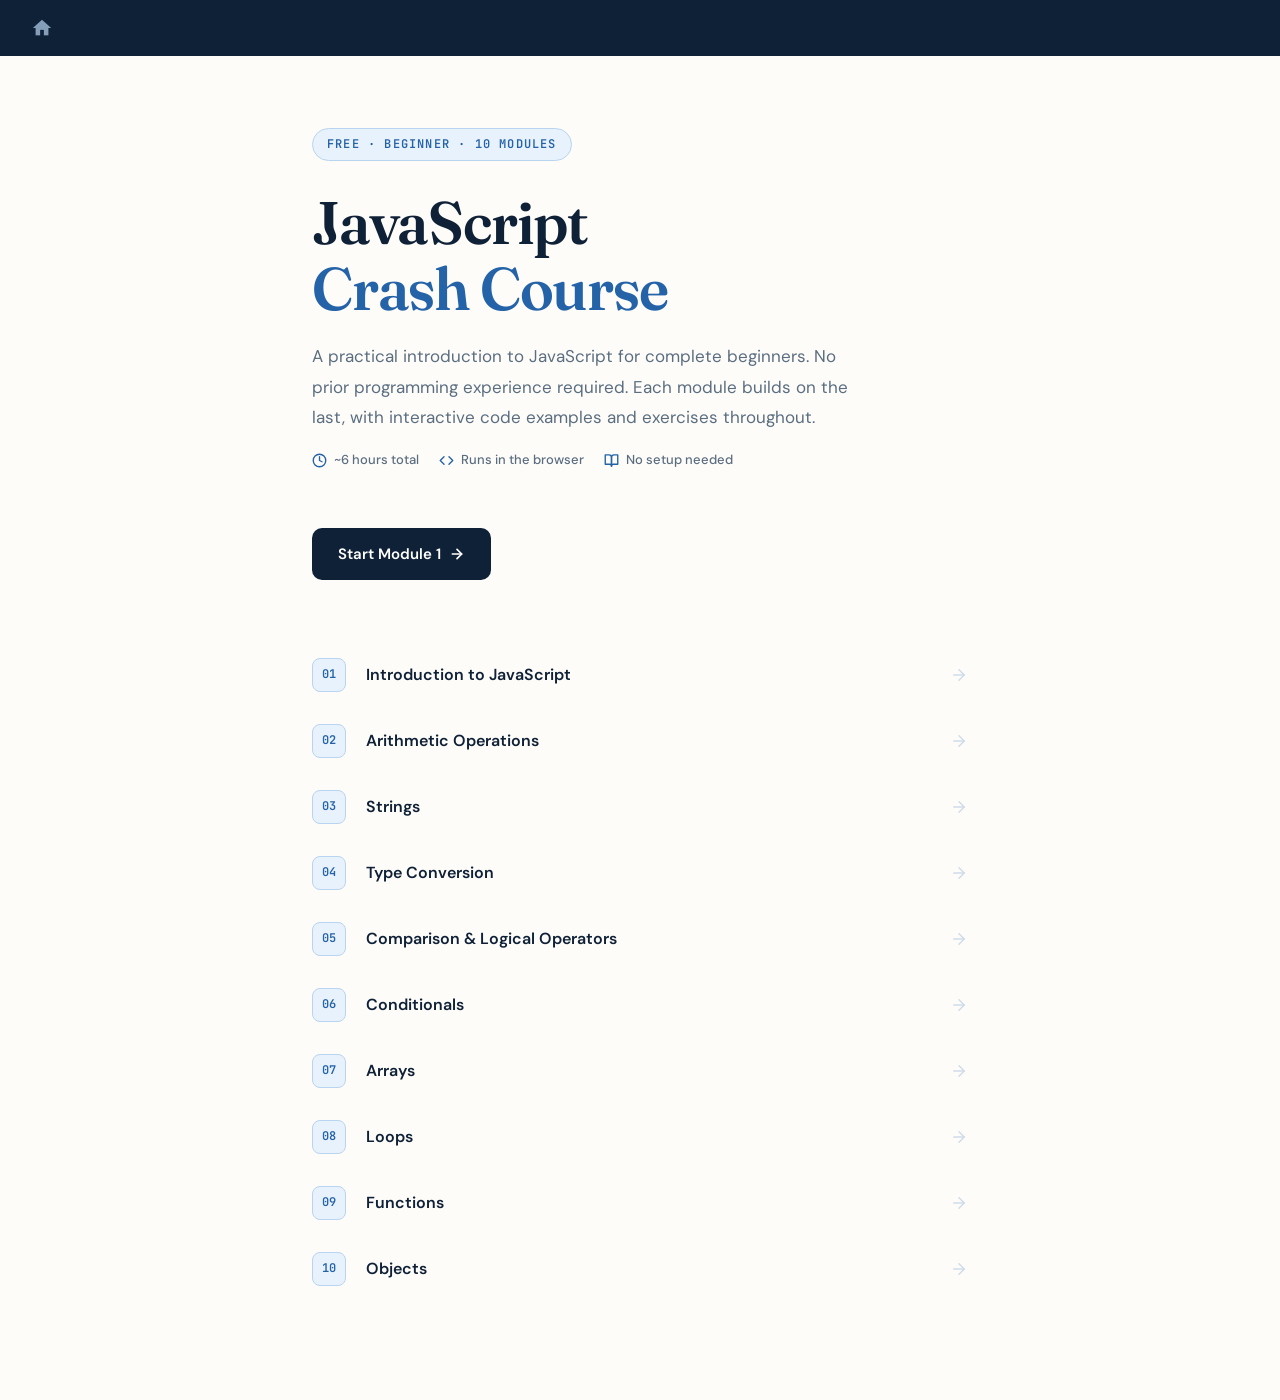
<file: index.html>
<!DOCTYPE html>
<html lang="en">
<head>
<meta charset="UTF-8">
<meta name="viewport" content="width=device-width, initial-scale=1.0">
<title>JavaScript Crash Course</title>
<link href="https://fonts.googleapis.com/css2?family=Fraunces:opsz,wght@9..144,400;9..144,600&family=DM+Sans:wght@300;400;500;600&family=JetBrains+Mono:wght@400;600&display=swap" rel="stylesheet">
<link rel="stylesheet" href="assets/css/main.css">
<link href="https://fonts.googleapis.com/icon?family=Material+Icons" rel="stylesheet">
<link rel="stylesheet" href="assets/css/home.css">
</head>
<body>

<nav class="top-nav">
  <a class="top-nav-home" href="index.html" title="Home">
    <span class="material-icons">home</span>
  </a>
</nav>

<div class="home-wrap">

  <span class="home-eyebrow">Free &middot; Beginner &middot; 10 Modules</span>

  <h1 class="home-title">JavaScript<br><span>Crash Course</span></h1>

  <p class="home-intro">A practical introduction to JavaScript for complete beginners. No prior programming experience required. Each module builds on the last, with interactive code examples and exercises throughout.</p>

  <div class="home-meta">
    <div class="home-meta-item">
      <svg width="15" height="15" viewBox="0 0 24 24" fill="none" stroke="currentColor" stroke-width="2.2" stroke-linecap="round" stroke-linejoin="round"><circle cx="12" cy="12" r="10"/><polyline points="12 6 12 12 16 14"/></svg>
      ~6 hours total
    </div>
    <div class="home-meta-item">
      <svg width="15" height="15" viewBox="0 0 24 24" fill="none" stroke="currentColor" stroke-width="2.2" stroke-linecap="round" stroke-linejoin="round"><polyline points="16 18 22 12 16 6"/><polyline points="8 6 2 12 8 18"/></svg>
      Runs in the browser
    </div>
    <div class="home-meta-item">
      <svg width="15" height="15" viewBox="0 0 24 24" fill="none" stroke="currentColor" stroke-width="2.2" stroke-linecap="round" stroke-linejoin="round"><path d="M2 3h6a4 4 0 0 1 4 4v14a3 3 0 0 0-3-3H2z"/><path d="M22 3h-6a4 4 0 0 0-4 4v14a3 3 0 0 1 3-3h7z"/></svg>
      No setup needed
    </div>
  </div>

  <a class="start-btn" href="modules/module1.html">
    Start Module 1
    <svg width="16" height="16" viewBox="0 0 24 24" fill="none" stroke="currentColor" stroke-width="2.5" stroke-linecap="round" stroke-linejoin="round"><line x1="5" y1="12" x2="19" y2="12"/><polyline points="12 5 19 12 12 19"/></svg>
  </a>

  <ul class="module-list">

    <li><a class="module-list-item" href="modules/module1.html">
      <div class="module-list-num">01</div>
      <div class="module-list-body">
        <div class="module-list-title">Introduction to JavaScript</div>
      </div>
      <svg class="module-list-arrow" width="18" height="18" viewBox="0 0 24 24" fill="none" stroke="currentColor" stroke-width="2" stroke-linecap="round" stroke-linejoin="round"><line x1="5" y1="12" x2="19" y2="12"/><polyline points="12 5 19 12 12 19"/></svg>
    </a></li>

    <li><a class="module-list-item" href="modules/module2.html">
      <div class="module-list-num">02</div>
      <div class="module-list-body">
        <div class="module-list-title">Arithmetic Operations</div>
      </div>
      <svg class="module-list-arrow" width="18" height="18" viewBox="0 0 24 24" fill="none" stroke="currentColor" stroke-width="2" stroke-linecap="round" stroke-linejoin="round"><line x1="5" y1="12" x2="19" y2="12"/><polyline points="12 5 19 12 12 19"/></svg>
    </a></li>

    <li><a class="module-list-item" href="modules/module3.html">
      <div class="module-list-num">03</div>
      <div class="module-list-body">
        <div class="module-list-title">Strings</div>
      </div>
      <svg class="module-list-arrow" width="18" height="18" viewBox="0 0 24 24" fill="none" stroke="currentColor" stroke-width="2" stroke-linecap="round" stroke-linejoin="round"><line x1="5" y1="12" x2="19" y2="12"/><polyline points="12 5 19 12 12 19"/></svg>
    </a></li>

    <li><a class="module-list-item" href="modules/module4.html">
      <div class="module-list-num">04</div>
      <div class="module-list-body">
        <div class="module-list-title">Type Conversion</div>
      </div>
      <svg class="module-list-arrow" width="18" height="18" viewBox="0 0 24 24" fill="none" stroke="currentColor" stroke-width="2" stroke-linecap="round" stroke-linejoin="round"><line x1="5" y1="12" x2="19" y2="12"/><polyline points="12 5 19 12 12 19"/></svg>
    </a></li>

    <li><a class="module-list-item" href="modules/module5.html">
      <div class="module-list-num">05</div>
      <div class="module-list-body">
        <div class="module-list-title">Comparison & Logical Operators</div>
      </div>
      <svg class="module-list-arrow" width="18" height="18" viewBox="0 0 24 24" fill="none" stroke="currentColor" stroke-width="2" stroke-linecap="round" stroke-linejoin="round"><line x1="5" y1="12" x2="19" y2="12"/><polyline points="12 5 19 12 12 19"/></svg>
    </a></li>

    <li><a class="module-list-item" href="modules/module6.html">
      <div class="module-list-num">06</div>
      <div class="module-list-body">
        <div class="module-list-title">Conditionals</div>
      </div>
      <svg class="module-list-arrow" width="18" height="18" viewBox="0 0 24 24" fill="none" stroke="currentColor" stroke-width="2" stroke-linecap="round" stroke-linejoin="round"><line x1="5" y1="12" x2="19" y2="12"/><polyline points="12 5 19 12 12 19"/></svg>
    </a></li>

    <li><a class="module-list-item" href="modules/module7.html">
      <div class="module-list-num">07</div>
      <div class="module-list-body">
        <div class="module-list-title">Arrays</div>
      </div>
      <svg class="module-list-arrow" width="18" height="18" viewBox="0 0 24 24" fill="none" stroke="currentColor" stroke-width="2" stroke-linecap="round" stroke-linejoin="round"><line x1="5" y1="12" x2="19" y2="12"/><polyline points="12 5 19 12 12 19"/></svg>
    </a></li>

    <li><a class="module-list-item" href="modules/module8.html">
      <div class="module-list-num">08</div>
      <div class="module-list-body">
        <div class="module-list-title">Loops</div>
      </div>
      <svg class="module-list-arrow" width="18" height="18" viewBox="0 0 24 24" fill="none" stroke="currentColor" stroke-width="2" stroke-linecap="round" stroke-linejoin="round"><line x1="5" y1="12" x2="19" y2="12"/><polyline points="12 5 19 12 12 19"/></svg>
    </a></li>

    <li><a class="module-list-item" href="modules/module9.html">
      <div class="module-list-num">09</div>
      <div class="module-list-body">
        <div class="module-list-title">Functions</div>
      </div>
      <svg class="module-list-arrow" width="18" height="18" viewBox="0 0 24 24" fill="none" stroke="currentColor" stroke-width="2" stroke-linecap="round" stroke-linejoin="round"><line x1="5" y1="12" x2="19" y2="12"/><polyline points="12 5 19 12 12 19"/></svg>
    </a></li>

    <li><a class="module-list-item" href="modules/module10.html">
      <div class="module-list-num">10</div>
      <div class="module-list-body">
        <div class="module-list-title">Objects</div>
      </div>
      <svg class="module-list-arrow" width="18" height="18" viewBox="0 0 24 24" fill="none" stroke="currentColor" stroke-width="2" stroke-linecap="round" stroke-linejoin="round"><line x1="5" y1="12" x2="19" y2="12"/><polyline points="12 5 19 12 12 19"/></svg>
    </a></li>

  </ul>

</div>

</body>
</html>
</file>
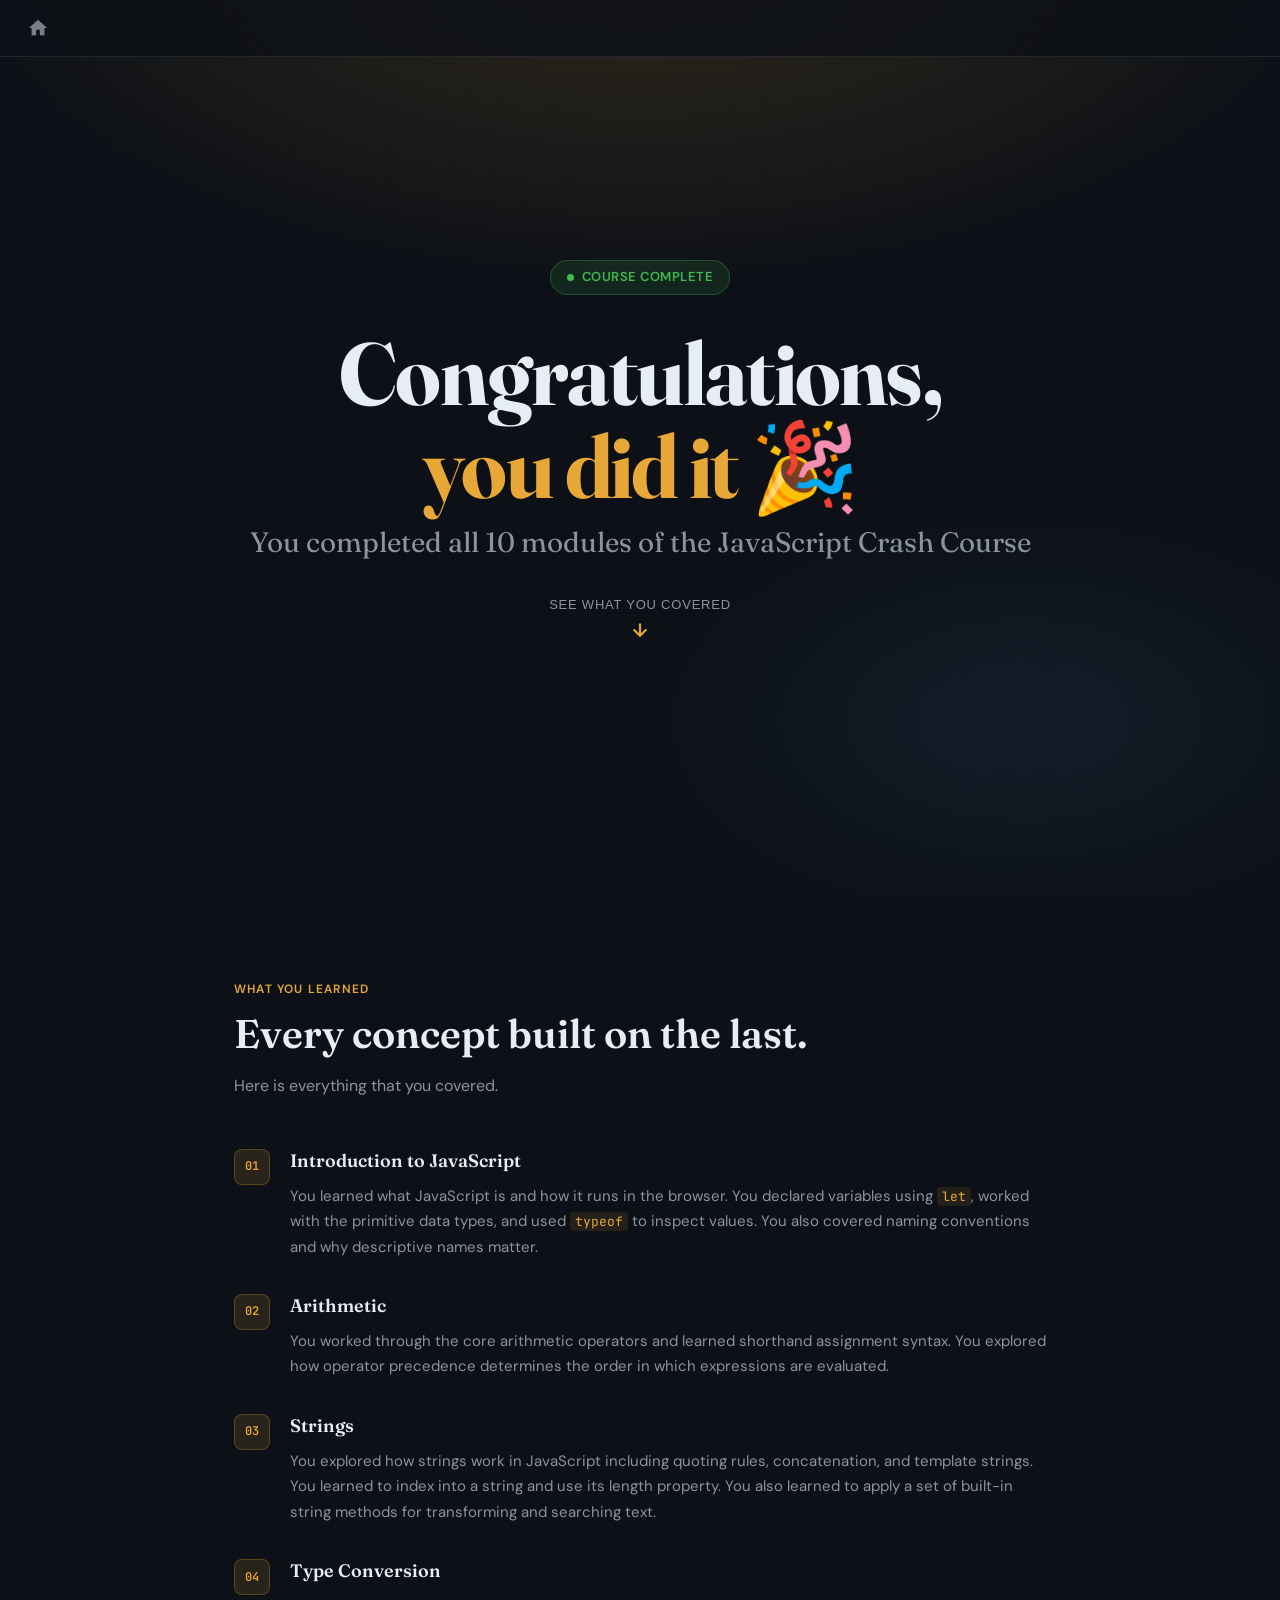
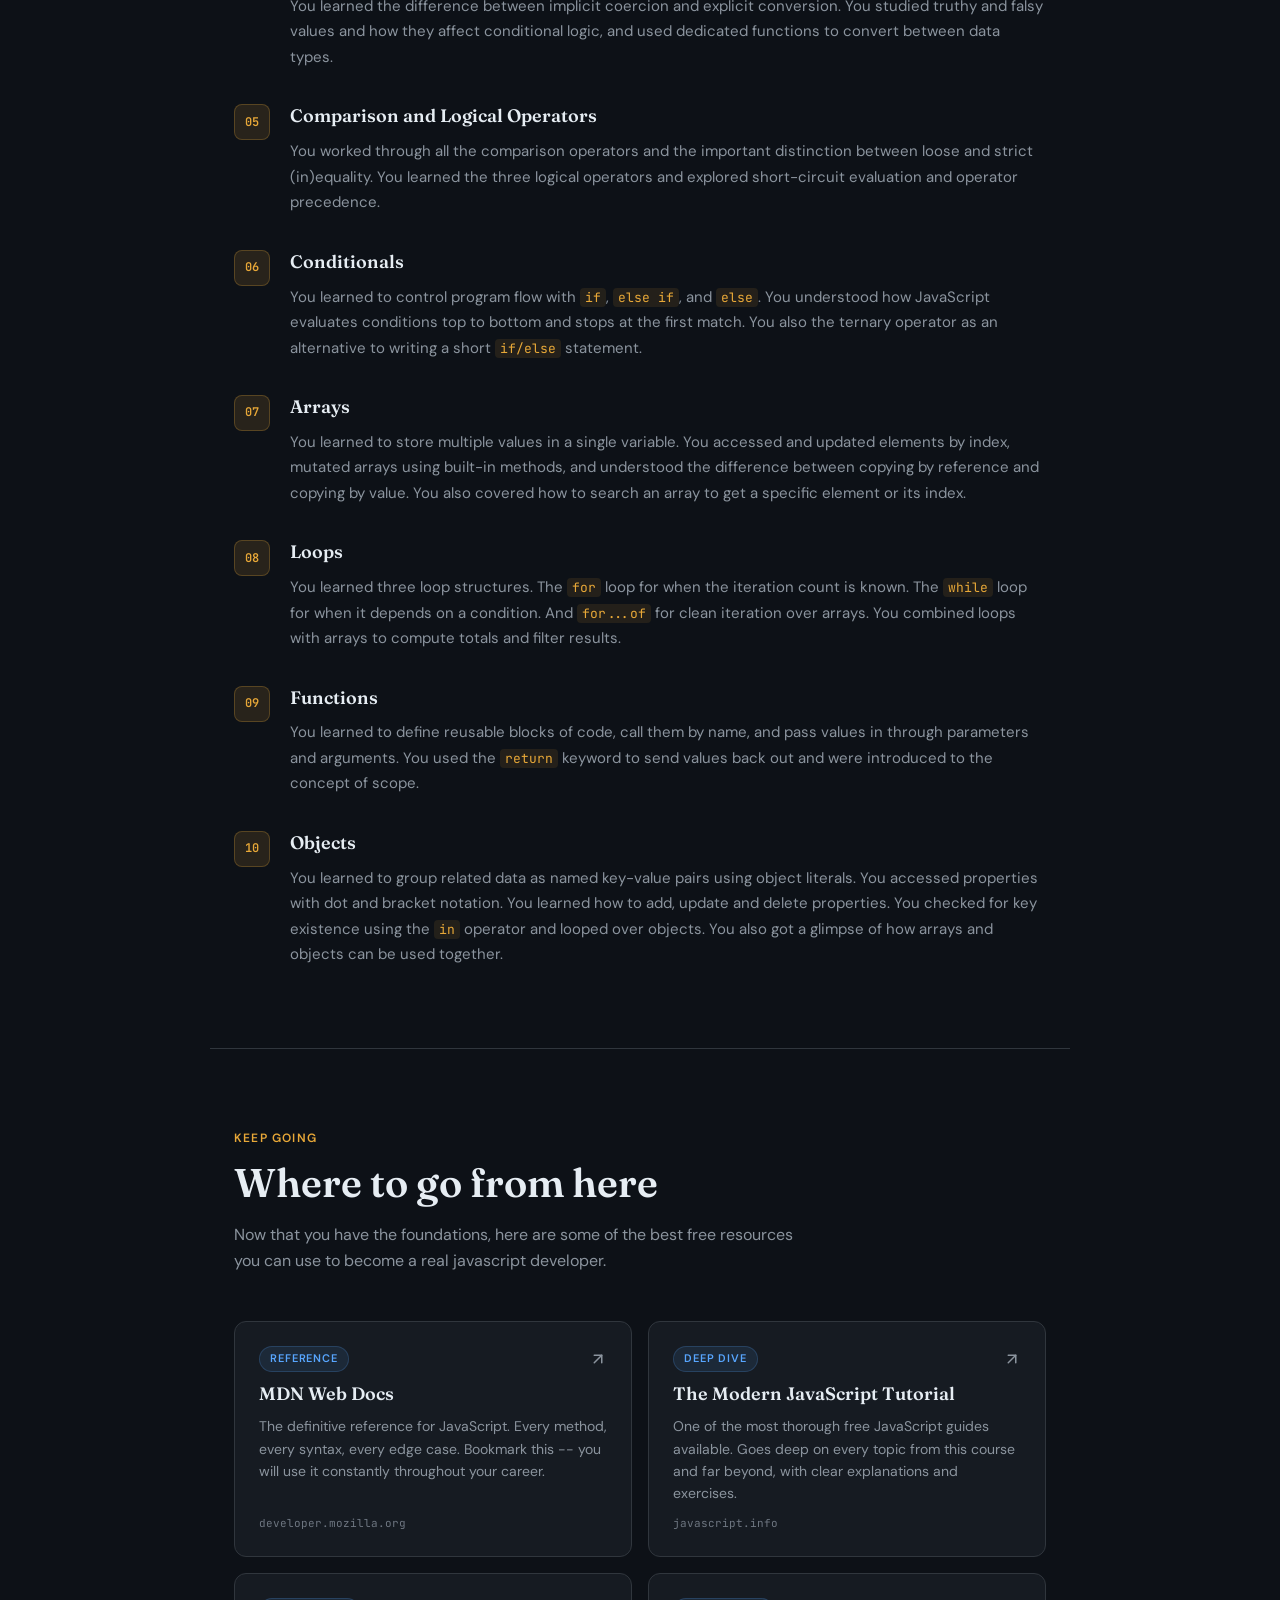
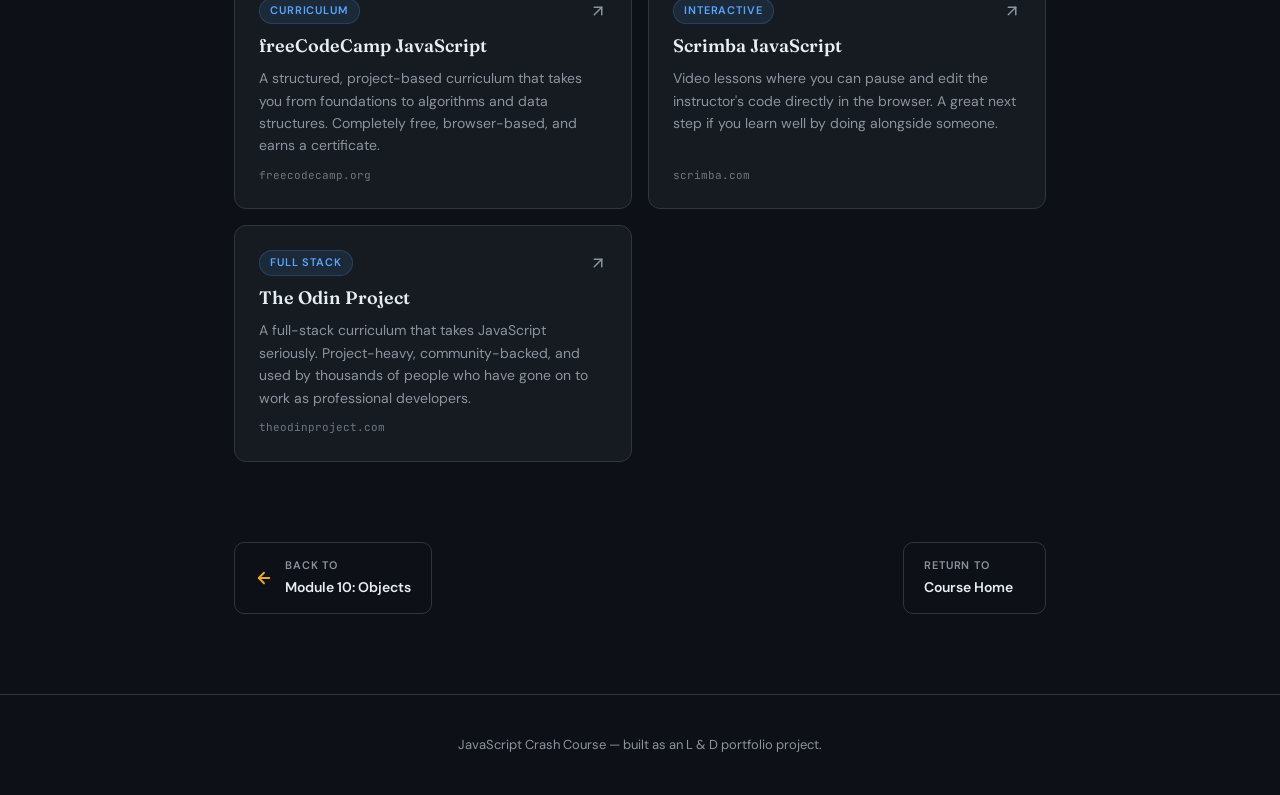
<file: completion.html>
<!doctype html>
<html lang="en">
	<head>
		<meta charset="UTF-8" />
		<meta name="viewport" content="width=device-width, initial-scale=1.0" />
		<title>Course Complete -- JavaScript Crash Course</title>
		<link
			href="https://fonts.googleapis.com/css2?family=Fraunces:opsz,wght@9..144,400;9..144,600;9..144,700&family=DM+Sans:wght@300;400;500;600&family=JetBrains+Mono:wght@400;600&display=swap"
			rel="stylesheet"
		/>
		<link rel="stylesheet" href="../assets/css/completion.css" />
	</head>
	<body>
		<nav class="top-nav">
			<a class="top-nav-home" href="../index.html" title="Home">
				<span class="material-icons">home</span>
			</a>
		</nav>

		<div class="confetti-wrap" id="confetti"></div>

		<!-- HERO -->
		<section class="hero">
			<div class="hero-bg"></div>

			<div class="badge-wrap">
				<span class="badge-dot"></span>
				Course Complete
			</div>

			<h1 class="hero-title">
				Congratulations,<br /><span class="accent">you did it 🎉</span>
			</h1>

			<p class="hero-subtitle">
				You completed all 10 modules of the JavaScript Crash Course
			</p>

			<button
				class="scroll-cta"
				onclick="
					document
						.getElementById('recap')
						.scrollIntoView({ behavior: 'smooth' })
				"
			>
				See what you covered
				<svg
					width="20"
					height="20"
					viewBox="0 0 24 24"
					fill="none"
					stroke="currentColor"
					stroke-width="2.5"
					stroke-linecap="round"
					stroke-linejoin="round"
				>
					<line x1="12" y1="5" x2="12" y2="19" />
					<polyline points="19 12 12 19 5 12" />
				</svg>
			</button>
		</section>

		<!-- MODULES RECAP -->
		<section class="section" id="recap">
			<div class="section-label">What you learned</div>
			<h2 class="section-title">Every concept built on the last.</h2>
			<p class="section-intro">Here is everything that you covered.</p>

			<div class="recap-list">
				<div class="recap-item">
					<div class="recap-num">01</div>
					<div class="recap-body">
						<div class="recap-title">Introduction to JavaScript</div>
						<p class="recap-text">
							You learned what JavaScript is and how it runs in the browser. You
							declared variables using <code>let</code>, worked with the
							primitive data types, and used <code>typeof</code> to inspect
							values. You also covered naming conventions and why descriptive
							names matter.
						</p>
					</div>
				</div>

				<div class="recap-item">
					<div class="recap-num">02</div>
					<div class="recap-body">
						<div class="recap-title">Arithmetic</div>
						<p class="recap-text">
							You worked through the core arithmetic operators and learned
							shorthand assignment syntax. You explored how operator precedence
							determines the order in which expressions are evaluated.
						</p>
					</div>
				</div>

				<div class="recap-item">
					<div class="recap-num">03</div>
					<div class="recap-body">
						<div class="recap-title">Strings</div>
						<p class="recap-text">
							You explored how strings work in JavaScript including quoting
							rules, concatenation, and template strings. You learned to index
							into a string and use its length property. You also learned to
							apply a set of built-in string methods for transforming and
							searching text.
						</p>
					</div>
				</div>

				<div class="recap-item">
					<div class="recap-num">04</div>
					<div class="recap-body">
						<div class="recap-title">Type Conversion</div>
						<p class="recap-text">
							You learned the difference between implicit coercion and explicit
							conversion. You studied truthy and falsy values and how they
							affect conditional logic, and used dedicated functions to convert
							between data types.
						</p>
					</div>
				</div>

				<div class="recap-item">
					<div class="recap-num">05</div>
					<div class="recap-body">
						<div class="recap-title">Comparison and Logical Operators</div>
						<p class="recap-text">
							You worked through all the comparison operators and the important
							distinction between loose and strict (in)equality. You learned the
							three logical operators and explored short-circuit evaluation and
							operator precedence.
						</p>
					</div>
				</div>

				<div class="recap-item">
					<div class="recap-num">06</div>
					<div class="recap-body">
						<div class="recap-title">Conditionals</div>
						<p class="recap-text">
							You learned to control program flow with <code>if</code>,
							<code>else if</code>, and <code>else</code>. You understood how
							JavaScript evaluates conditions top to bottom and stops at the
							first match. You also the ternary operator as an alternative to
							writing a short <code>if/else</code> statement.
						</p>
					</div>
				</div>

				<div class="recap-item">
					<div class="recap-num">07</div>
					<div class="recap-body">
						<div class="recap-title">Arrays</div>
						<p class="recap-text">
							You learned to store multiple values in a single variable. You
							accessed and updated elements by index, mutated arrays using
							built-in methods, and understood the difference between copying by
							reference and copying by value. You also covered how to search an
							array to get a specific element or its index.
						</p>
					</div>
				</div>

				<div class="recap-item">
					<div class="recap-num">08</div>
					<div class="recap-body">
						<div class="recap-title">Loops</div>
						<p class="recap-text">
							You learned three loop structures. The <code>for</code> loop for
							when the iteration count is known. The <code>while</code> loop for
							when it depends on a condition. And <code>for...of</code> for
							clean iteration over arrays. You combined loops with arrays to
							compute totals and filter results.
						</p>
					</div>
				</div>

				<div class="recap-item">
					<div class="recap-num">09</div>
					<div class="recap-body">
						<div class="recap-title">Functions</div>
						<p class="recap-text">
							You learned to define reusable blocks of code, call them by name,
							and pass values in through parameters and arguments. You used the
							<code>return</code> keyword to send values back out and were
							introduced to the concept of scope.
						</p>
					</div>
				</div>

				<div class="recap-item">
					<div class="recap-num">10</div>
					<div class="recap-body">
						<div class="recap-title">Objects</div>
						<p class="recap-text">
							You learned to group related data as named key-value pairs using
							object literals. You accessed properties with dot and bracket
							notation. You learned how to add, update and delete properties.
							You checked for key existence using the
							<code>in</code> operator and looped over objects. You also got a
							glimpse of how arrays and objects can be used together.
						</p>
					</div>
				</div>
			</div>
		</section>

		<hr class="divider" />

		<!-- NEXT STEPS -->
		<section class="section">
			<div class="section-label">Keep going</div>
			<h2 class="section-title">Where to go from here</h2>
			<p class="section-intro">
				Now that you have the foundations, here are some of the best free
				resources you can use to become a real javascript developer.
			</p>

			<div class="resources-grid">
				<a
					class="resource-card"
					href="https://developer.mozilla.org/en-US/docs/Web/JavaScript"
					target="_blank"
					rel="noopener"
				>
					<div class="resource-header">
						<span class="resource-tag">Reference</span>
						<svg
							class="resource-arrow"
							width="18"
							height="18"
							viewBox="0 0 24 24"
							fill="none"
							stroke="currentColor"
							stroke-width="2"
							stroke-linecap="round"
							stroke-linejoin="round"
						>
							<line x1="7" y1="17" x2="17" y2="7" />
							<polyline points="7 7 17 7 17 17" />
						</svg>
					</div>
					<div class="resource-name">MDN Web Docs</div>
					<div class="resource-desc">
						The definitive reference for JavaScript. Every method, every syntax,
						every edge case. Bookmark this -- you will use it constantly
						throughout your career.
					</div>
					<div class="resource-url">developer.mozilla.org</div>
				</a>

				<a
					class="resource-card"
					href="https://javascript.info/"
					target="_blank"
					rel="noopener"
				>
					<div class="resource-header">
						<span class="resource-tag">Deep Dive</span>
						<svg
							class="resource-arrow"
							width="18"
							height="18"
							viewBox="0 0 24 24"
							fill="none"
							stroke="currentColor"
							stroke-width="2"
							stroke-linecap="round"
							stroke-linejoin="round"
						>
							<line x1="7" y1="17" x2="17" y2="7" />
							<polyline points="7 7 17 7 17 17" />
						</svg>
					</div>
					<div class="resource-name">The Modern JavaScript Tutorial</div>
					<div class="resource-desc">
						One of the most thorough free JavaScript guides available. Goes deep
						on every topic from this course and far beyond, with clear
						explanations and exercises.
					</div>
					<div class="resource-url">javascript.info</div>
				</a>

				<a
					class="resource-card"
					href="https://www.freecodecamp.org/learn/javascript-v9/"
					target="_blank"
					rel="noopener"
				>
					<div class="resource-header">
						<span class="resource-tag">Curriculum</span>
						<svg
							class="resource-arrow"
							width="18"
							height="18"
							viewBox="0 0 24 24"
							fill="none"
							stroke="currentColor"
							stroke-width="2"
							stroke-linecap="round"
							stroke-linejoin="round"
						>
							<line x1="7" y1="17" x2="17" y2="7" />
							<polyline points="7 7 17 7 17 17" />
						</svg>
					</div>
					<div class="resource-name">freeCodeCamp JavaScript</div>
					<div class="resource-desc">
						A structured, project-based curriculum that takes you from
						foundations to algorithms and data structures. Completely free,
						browser-based, and earns a certificate.
					</div>
					<div class="resource-url">freecodecamp.org</div>
				</a>

				<a
					class="resource-card"
					href="https://scrimba.com/t0js?via=freecodecamp"
					target="_blank"
					rel="noopener"
				>
					<div class="resource-header">
						<span class="resource-tag">Interactive</span>
						<svg
							class="resource-arrow"
							width="18"
							height="18"
							viewBox="0 0 24 24"
							fill="none"
							stroke="currentColor"
							stroke-width="2"
							stroke-linecap="round"
							stroke-linejoin="round"
						>
							<line x1="7" y1="17" x2="17" y2="7" />
							<polyline points="7 7 17 7 17 17" />
						</svg>
					</div>
					<div class="resource-name">Scrimba JavaScript</div>
					<div class="resource-desc">
						Video lessons where you can pause and edit the instructor's code
						directly in the browser. A great next step if you learn well by
						doing alongside someone.
					</div>
					<div class="resource-url">scrimba.com</div>
				</a>

				<a
					class="resource-card"
					href="https://www.theodinproject.com/paths/full-stack-javascript/courses/javascript"
					target="_blank"
					rel="noopener"
				>
					<div class="resource-header">
						<span class="resource-tag">Full Stack</span>
						<svg
							class="resource-arrow"
							width="18"
							height="18"
							viewBox="0 0 24 24"
							fill="none"
							stroke="currentColor"
							stroke-width="2"
							stroke-linecap="round"
							stroke-linejoin="round"
						>
							<line x1="7" y1="17" x2="17" y2="7" />
							<polyline points="7 7 17 7 17 17" />
						</svg>
					</div>
					<div class="resource-name">The Odin Project</div>
					<div class="resource-desc">
						A full-stack curriculum that takes JavaScript seriously.
						Project-heavy, community-backed, and used by thousands of people who
						have gone on to work as professional developers.
					</div>
					<div class="resource-url">theodinproject.com</div>
				</a>
			</div>
		</section>

		<div
			class="module-nav"
			style="max-width: 860px; margin: 0 auto; padding: 0 24px 80px"
		>
			<a class="prev-module" href="modules/module10.html">
				<div class="prev-arrow-icon">
					<svg
						viewBox="0 0 24 24"
						width="18"
						height="18"
						fill="none"
						stroke="currentColor"
						stroke-width="2.5"
						stroke-linecap="round"
						stroke-linejoin="round"
					>
						<line x1="19" y1="12" x2="5" y2="12"></line>
						<polyline points="12 19 5 12 12 5"></polyline>
					</svg>
				</div>
				<div class="prev-text">
					<span class="prev-label">Back to</span>
					<span class="prev-title">Module 10: Objects</span>
				</div>
			</a>
			<a class="next-module" href="index.html">
				<div class="next-text">
					<span class="next-label">Return to</span>
					<span class="next-title">Course Home</span>
				</div>
				<div class="next-arrow-icon">
					<svg
						viewBox="0 0 24 24"
						fill="none"
						stroke="currentColor"
						stroke-width="2.5"
						stroke-linecap="round"
						stroke-linejoin="round"
					>
						<line x1="5" y1="12" x2="19" y2="12"></line>
						<polyline points="12 5 19 12 12 19"></polyline>
					</svg>
				</div>
			</a>
		</div>
		<footer class="footer">
			<p>JavaScript Crash Course &mdash; built as an L & D portfolio project.</p>
		</footer>

		<script>
			// Confetti on load
			const colours = [
				"#e8a838",
				"#58a6ff",
				"#3fb950",
				"#f78166",
				"#d2a8ff",
				"#ffa657",
			];
			const wrap = document.getElementById("confetti");

			function spawnConfetti() {
				for (let i = 0; i < 80; i++) {
					const el = document.createElement("div");
					el.className = "confetti-piece";
					const size = Math.random() * 8 + 5;
					el.style.cssText = `
      left: ${Math.random() * 100}%;
      width: ${size}px;
      height: ${size}px;
      background: ${colours[Math.floor(Math.random() * colours.length)]};
      border-radius: ${Math.random() > 0.5 ? "50%" : "2px"};
      animation-duration: ${Math.random() * 2 + 2}s;
      animation-delay: ${Math.random() * 1.5}s;
    `;
					wrap.appendChild(el);
				}
				setTimeout(() => {
					wrap.innerHTML = "";
				}, 5000);
			}

			spawnConfetti();
		</script>
	</body>
</html>
</file>
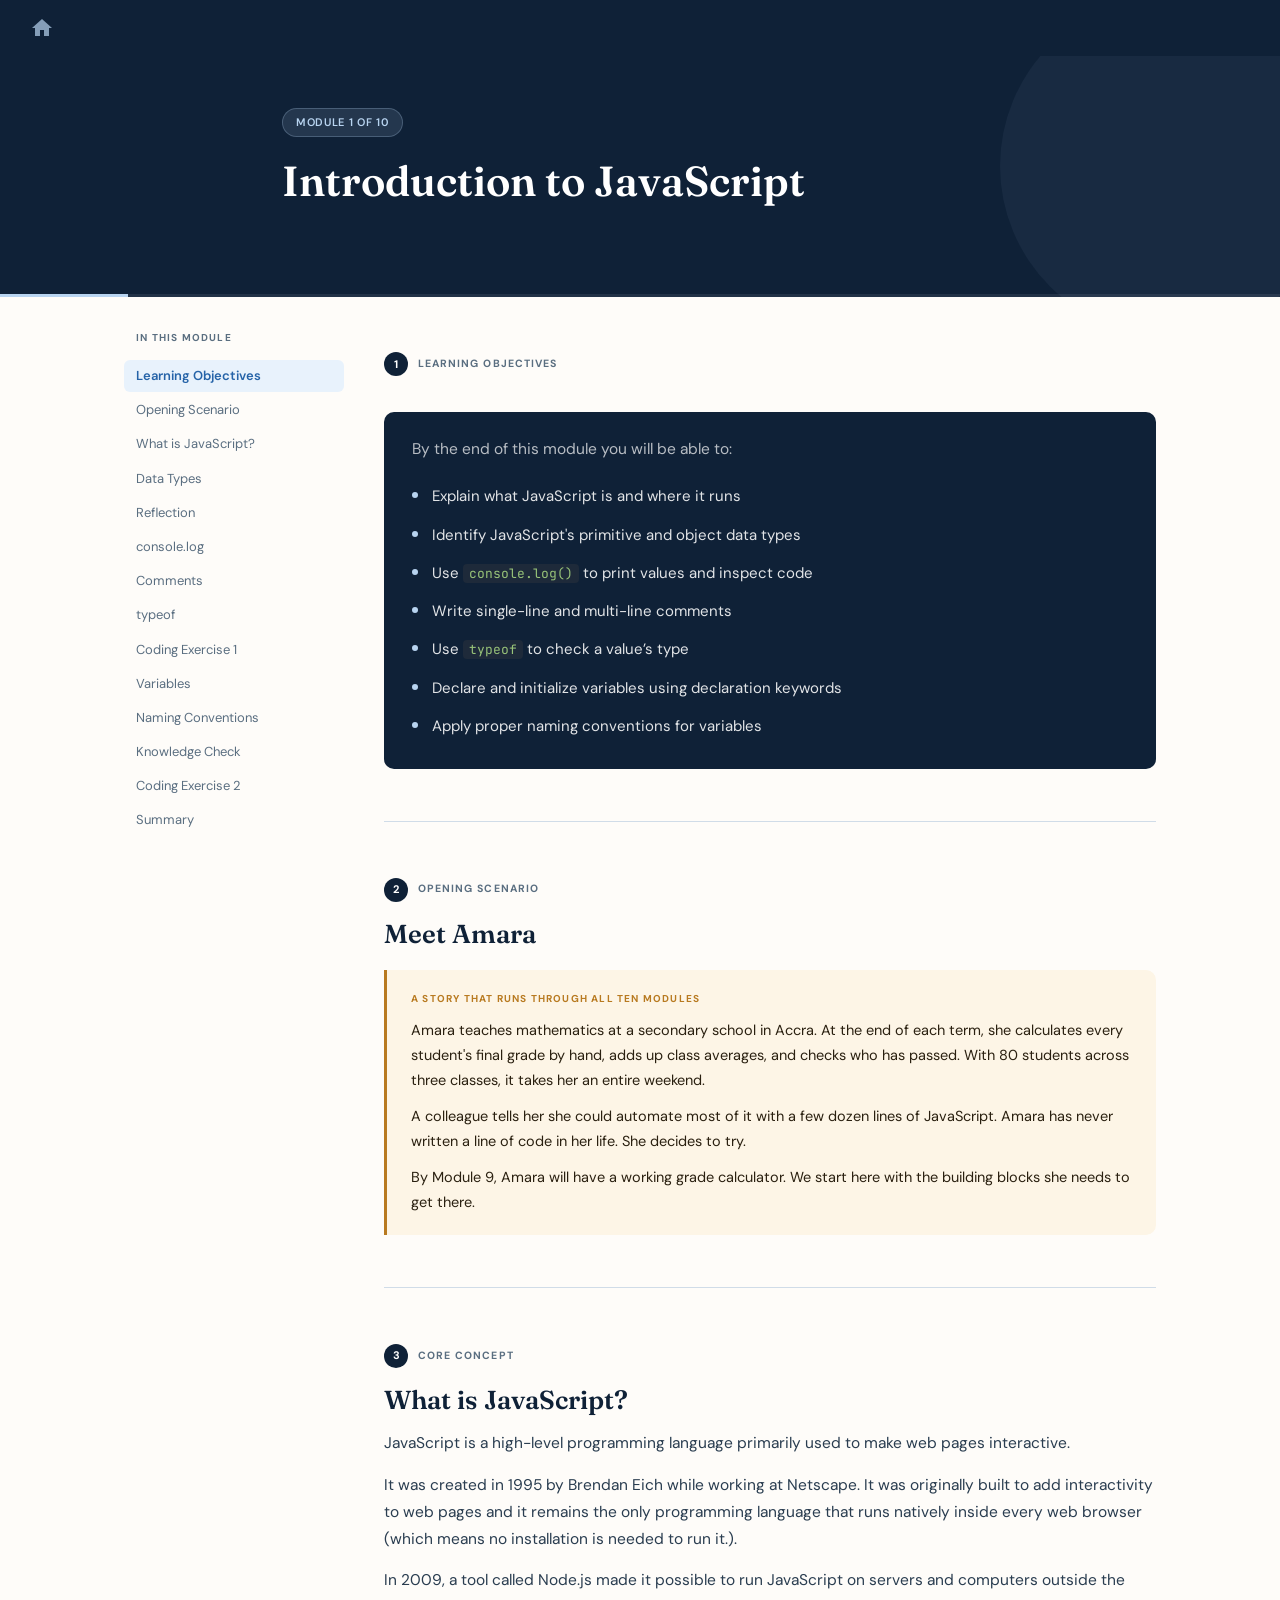
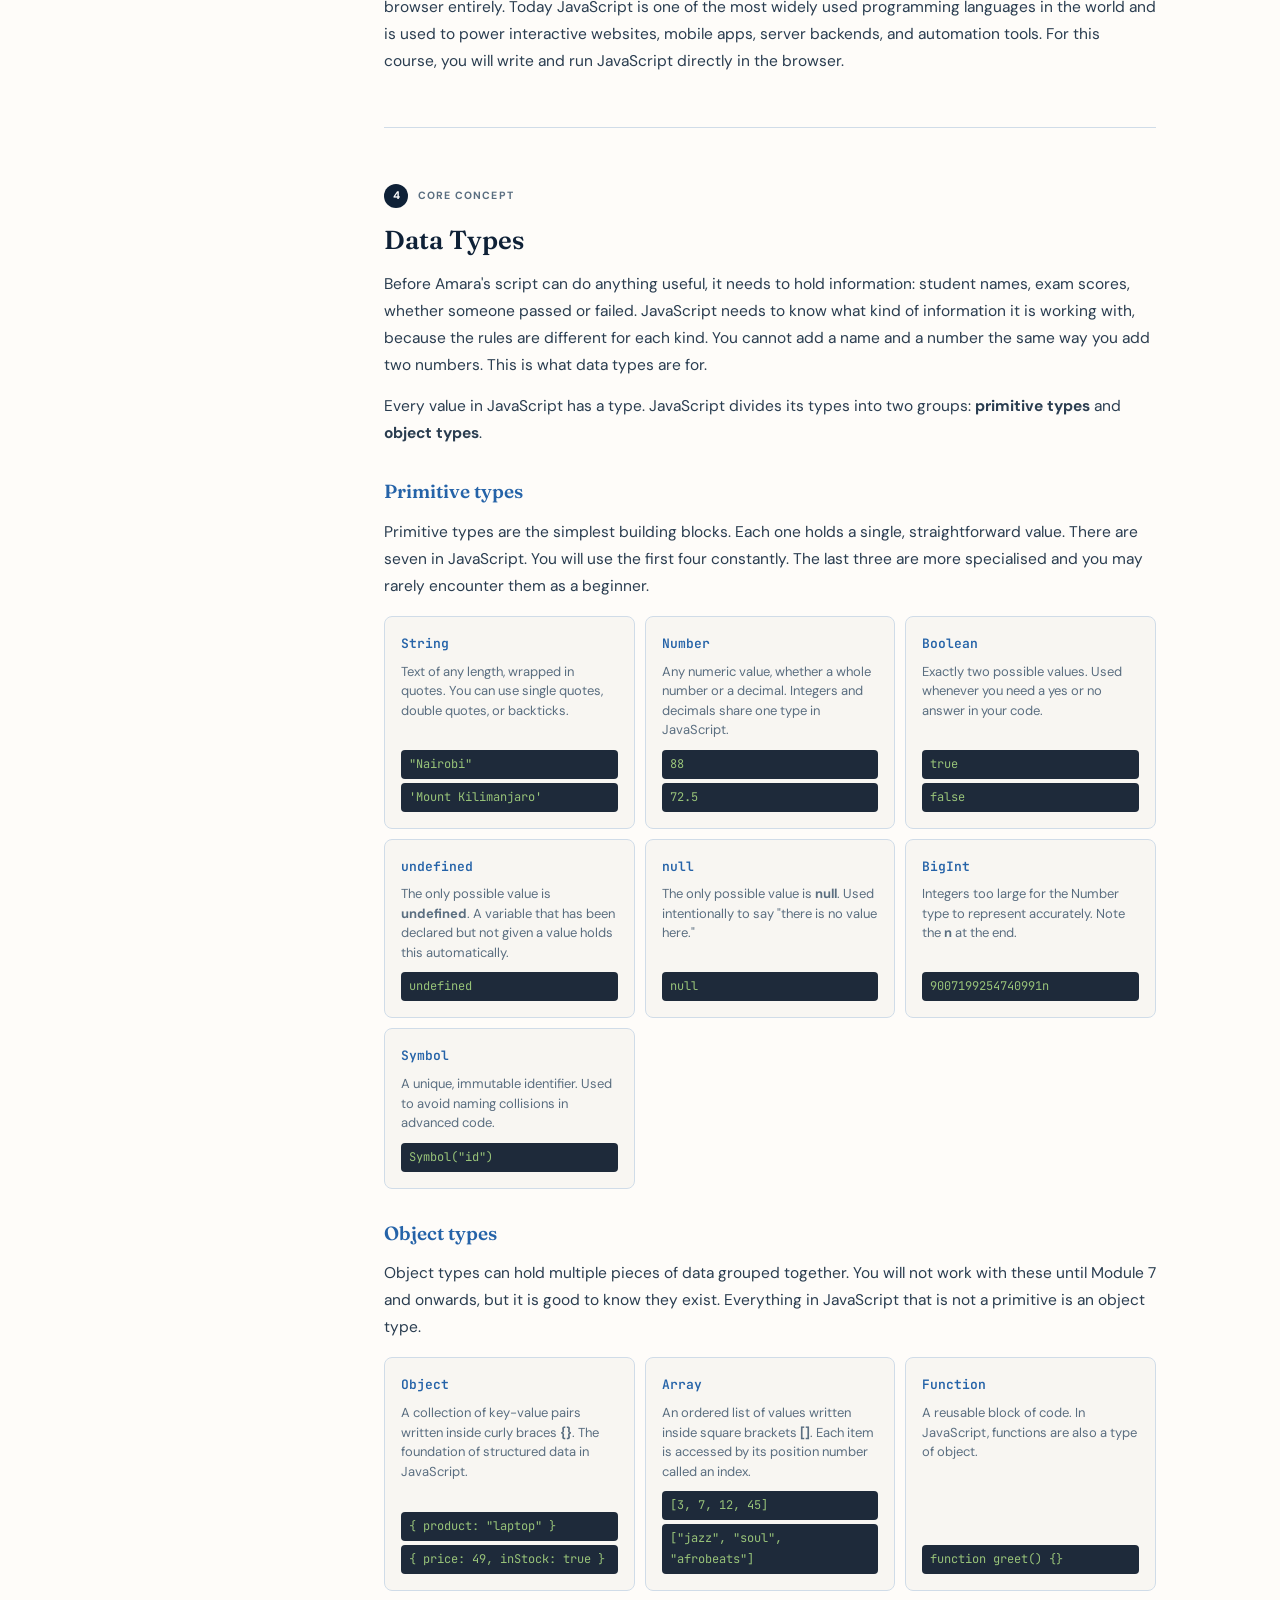
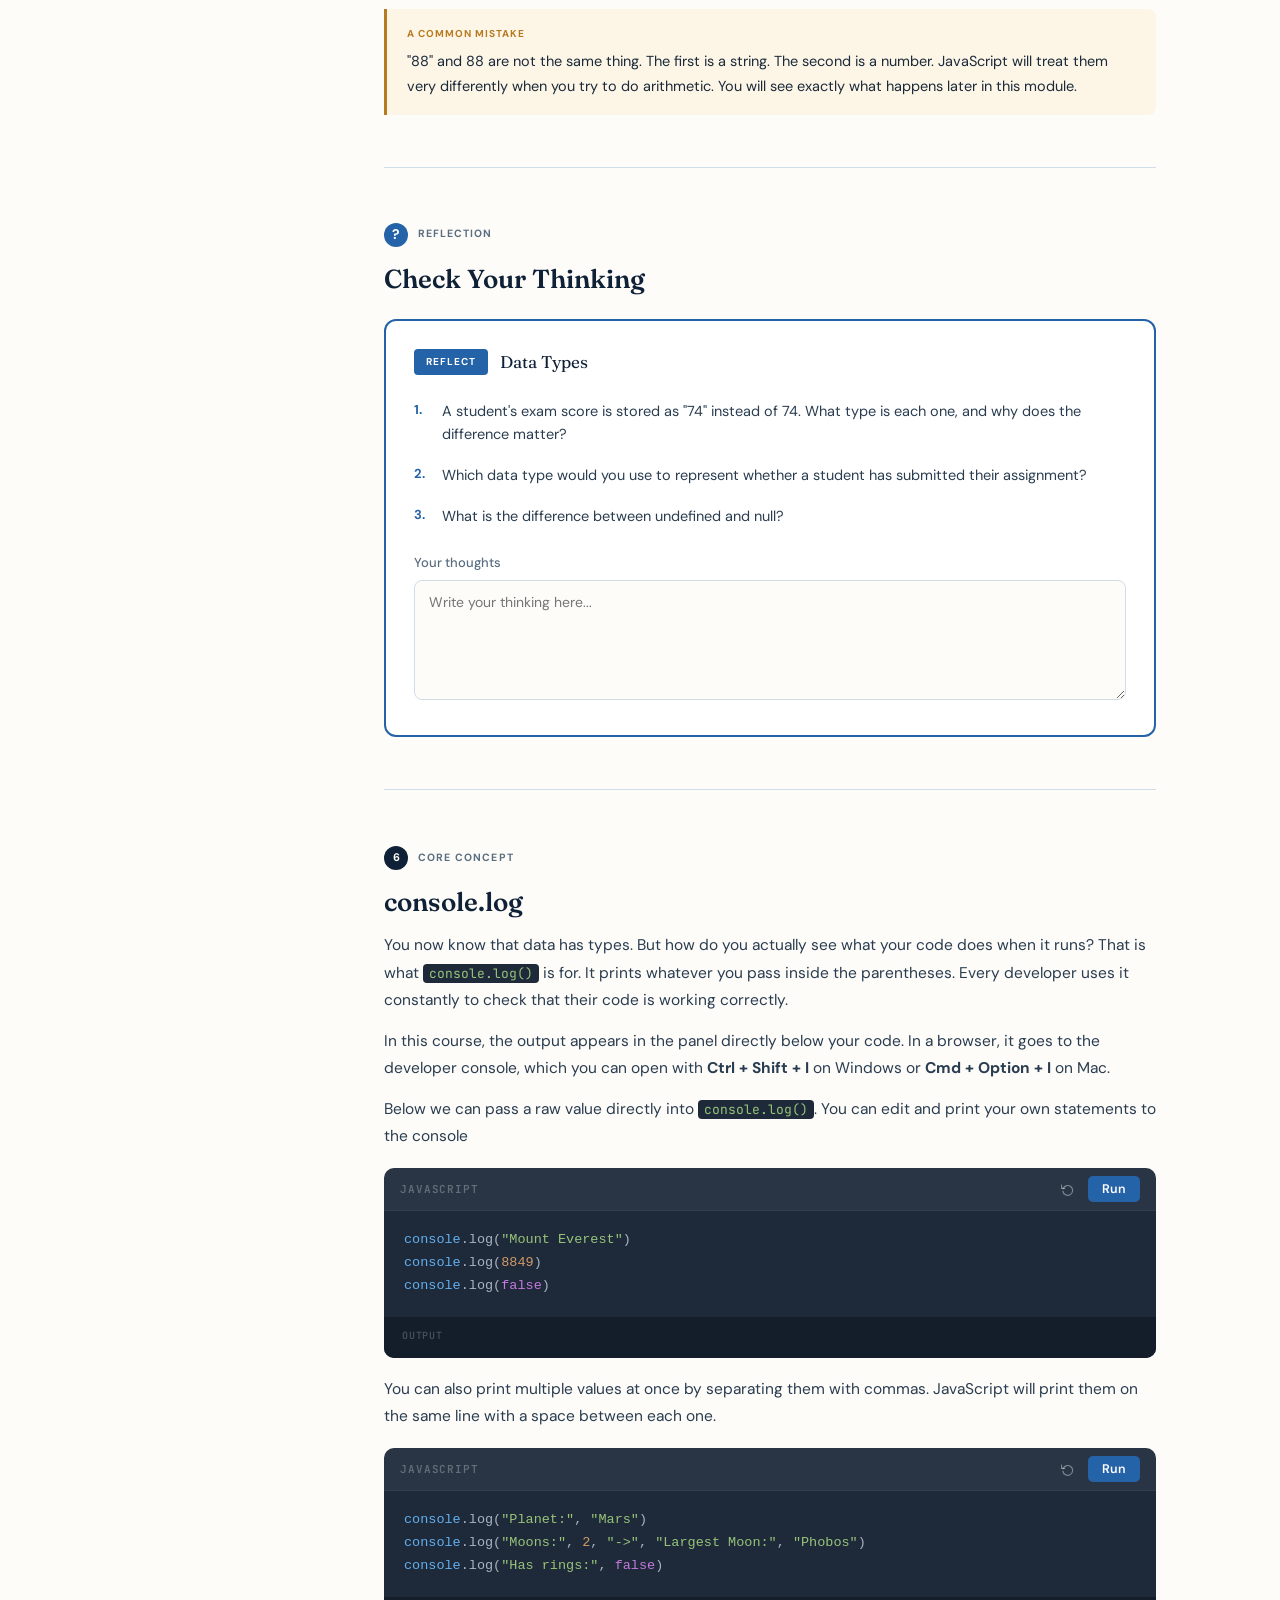
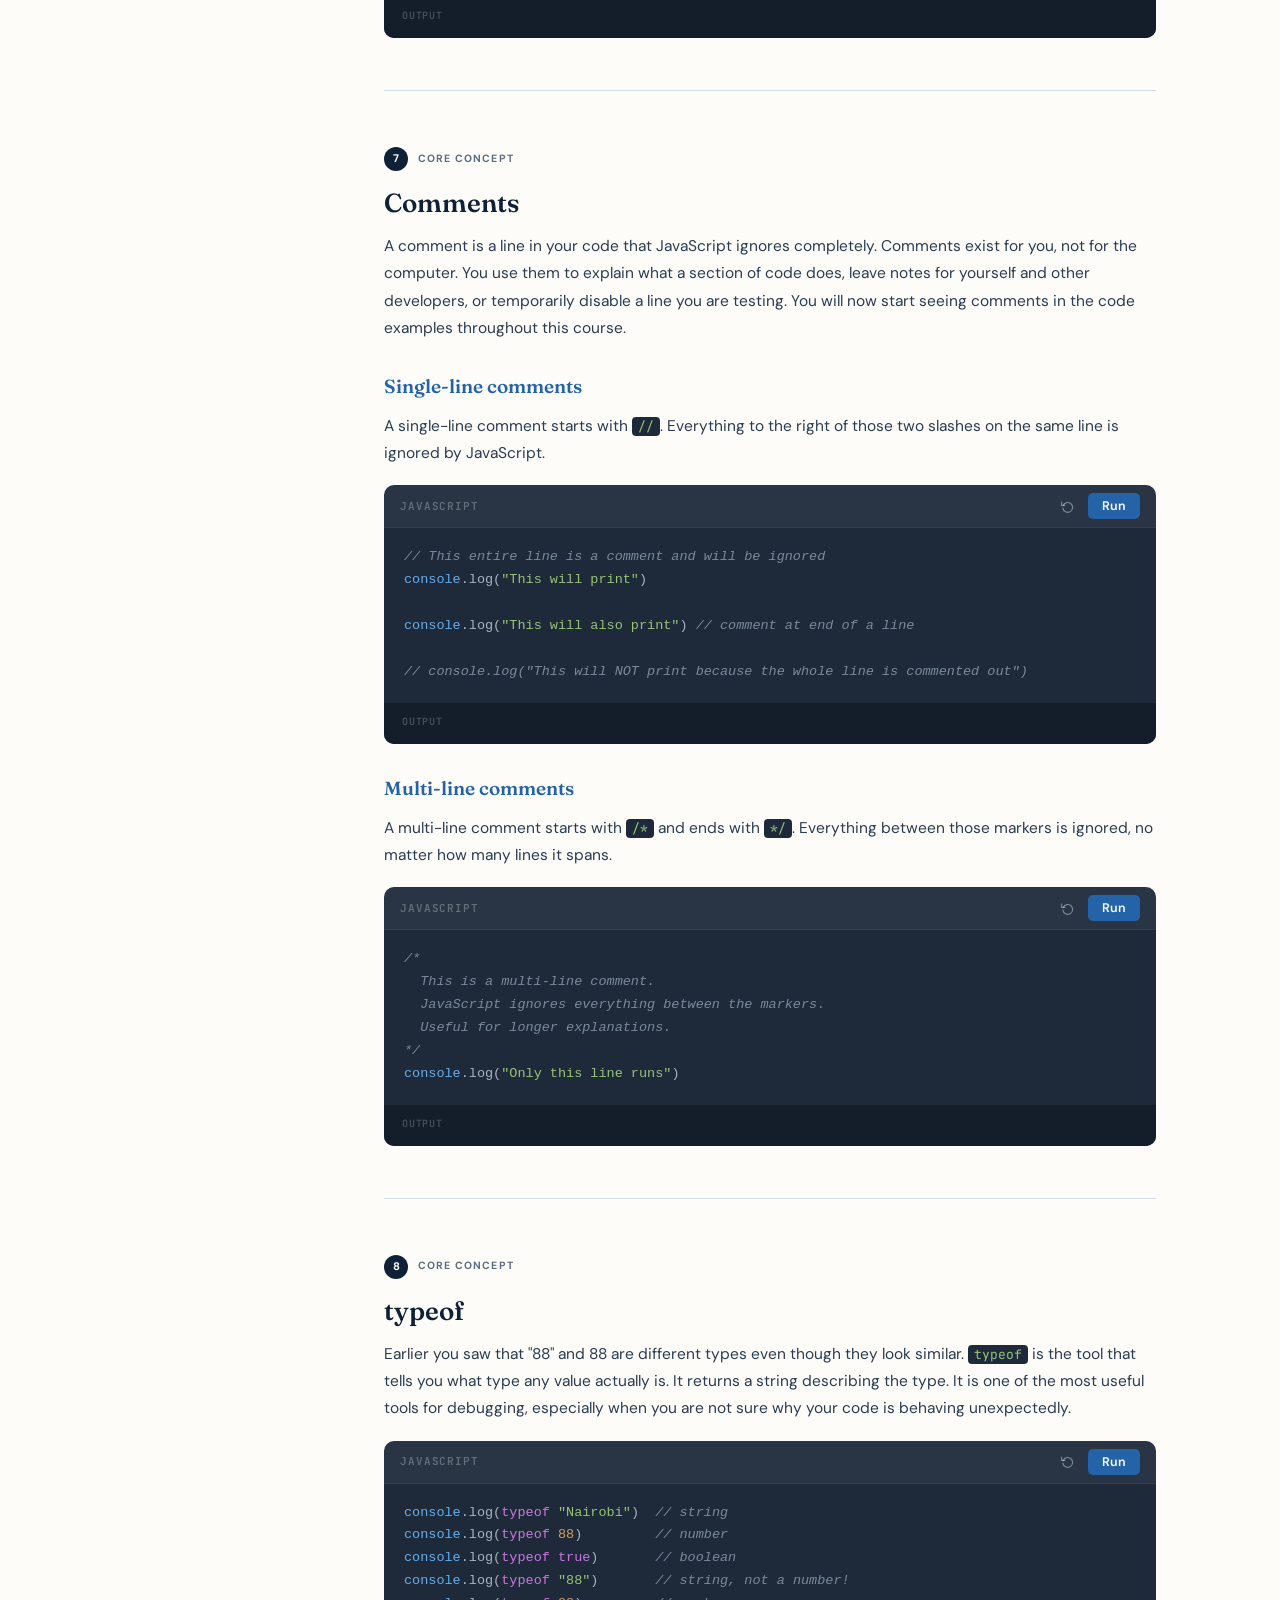
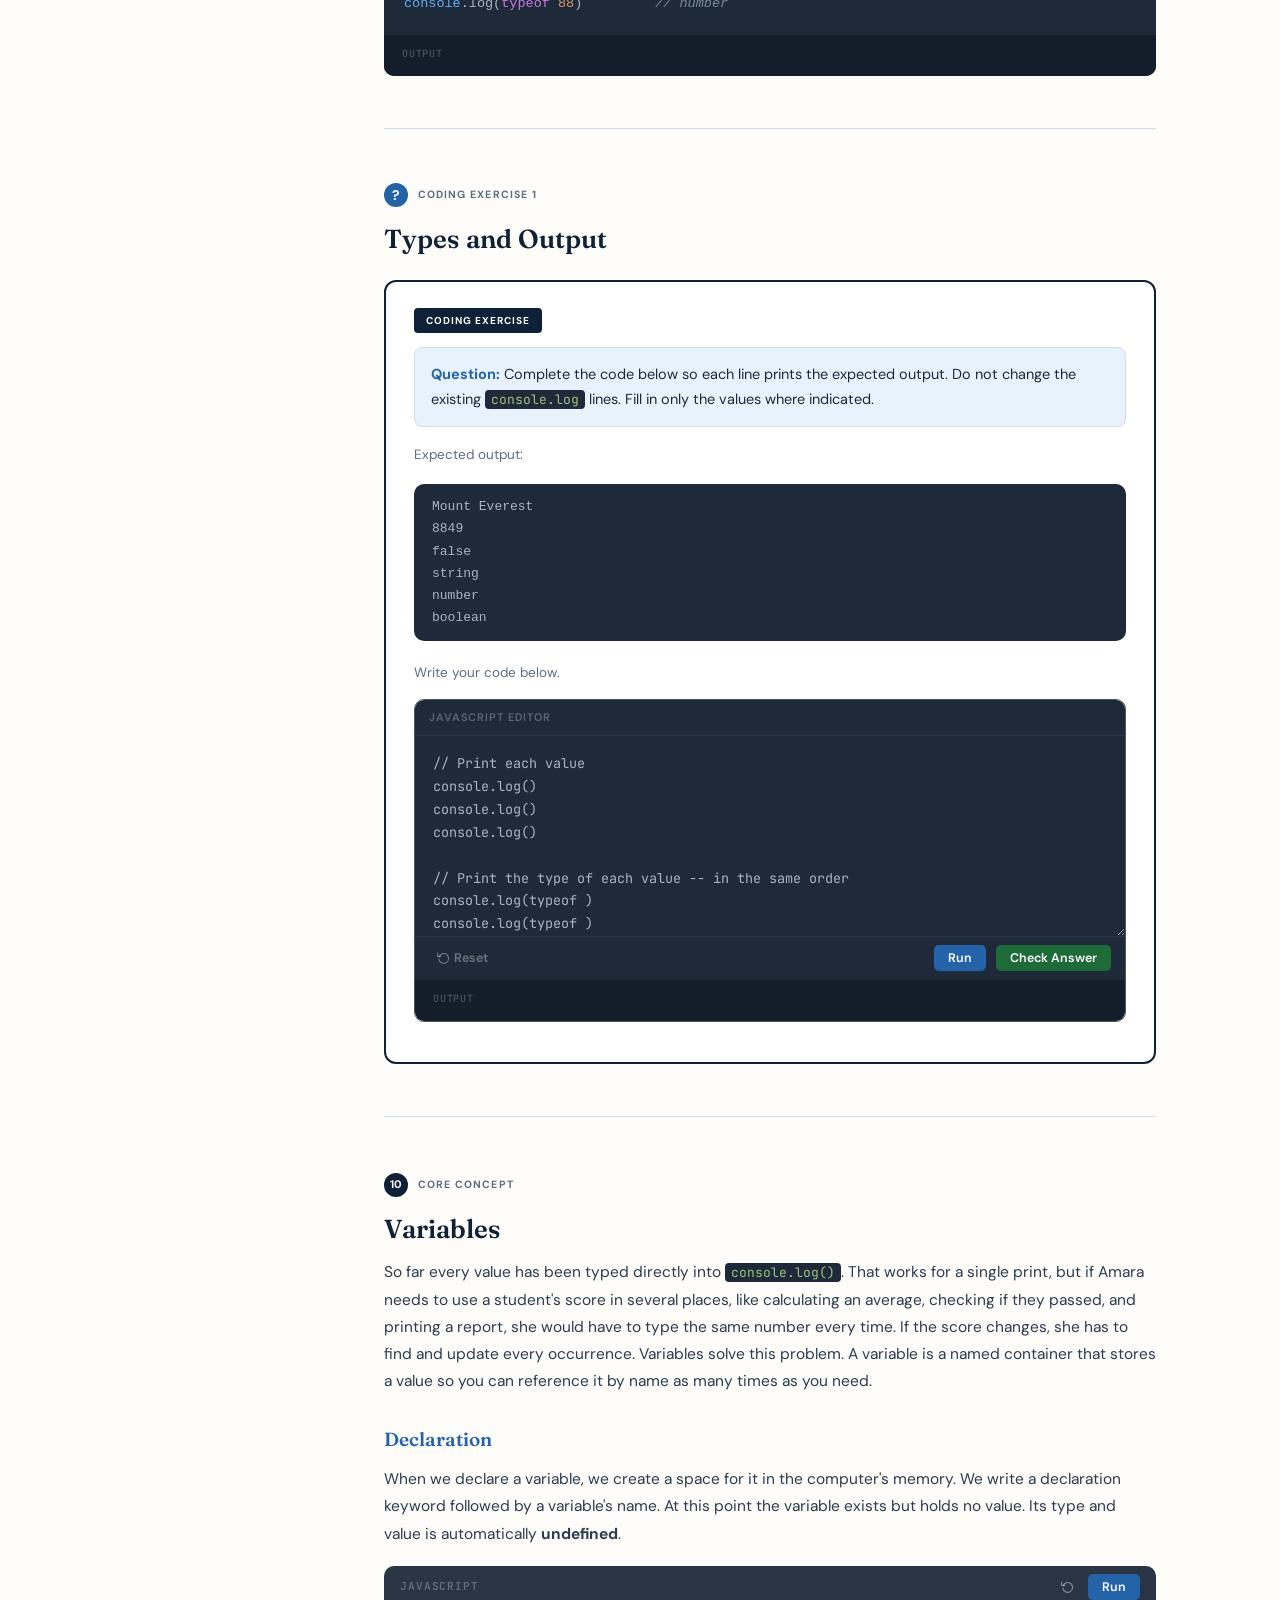
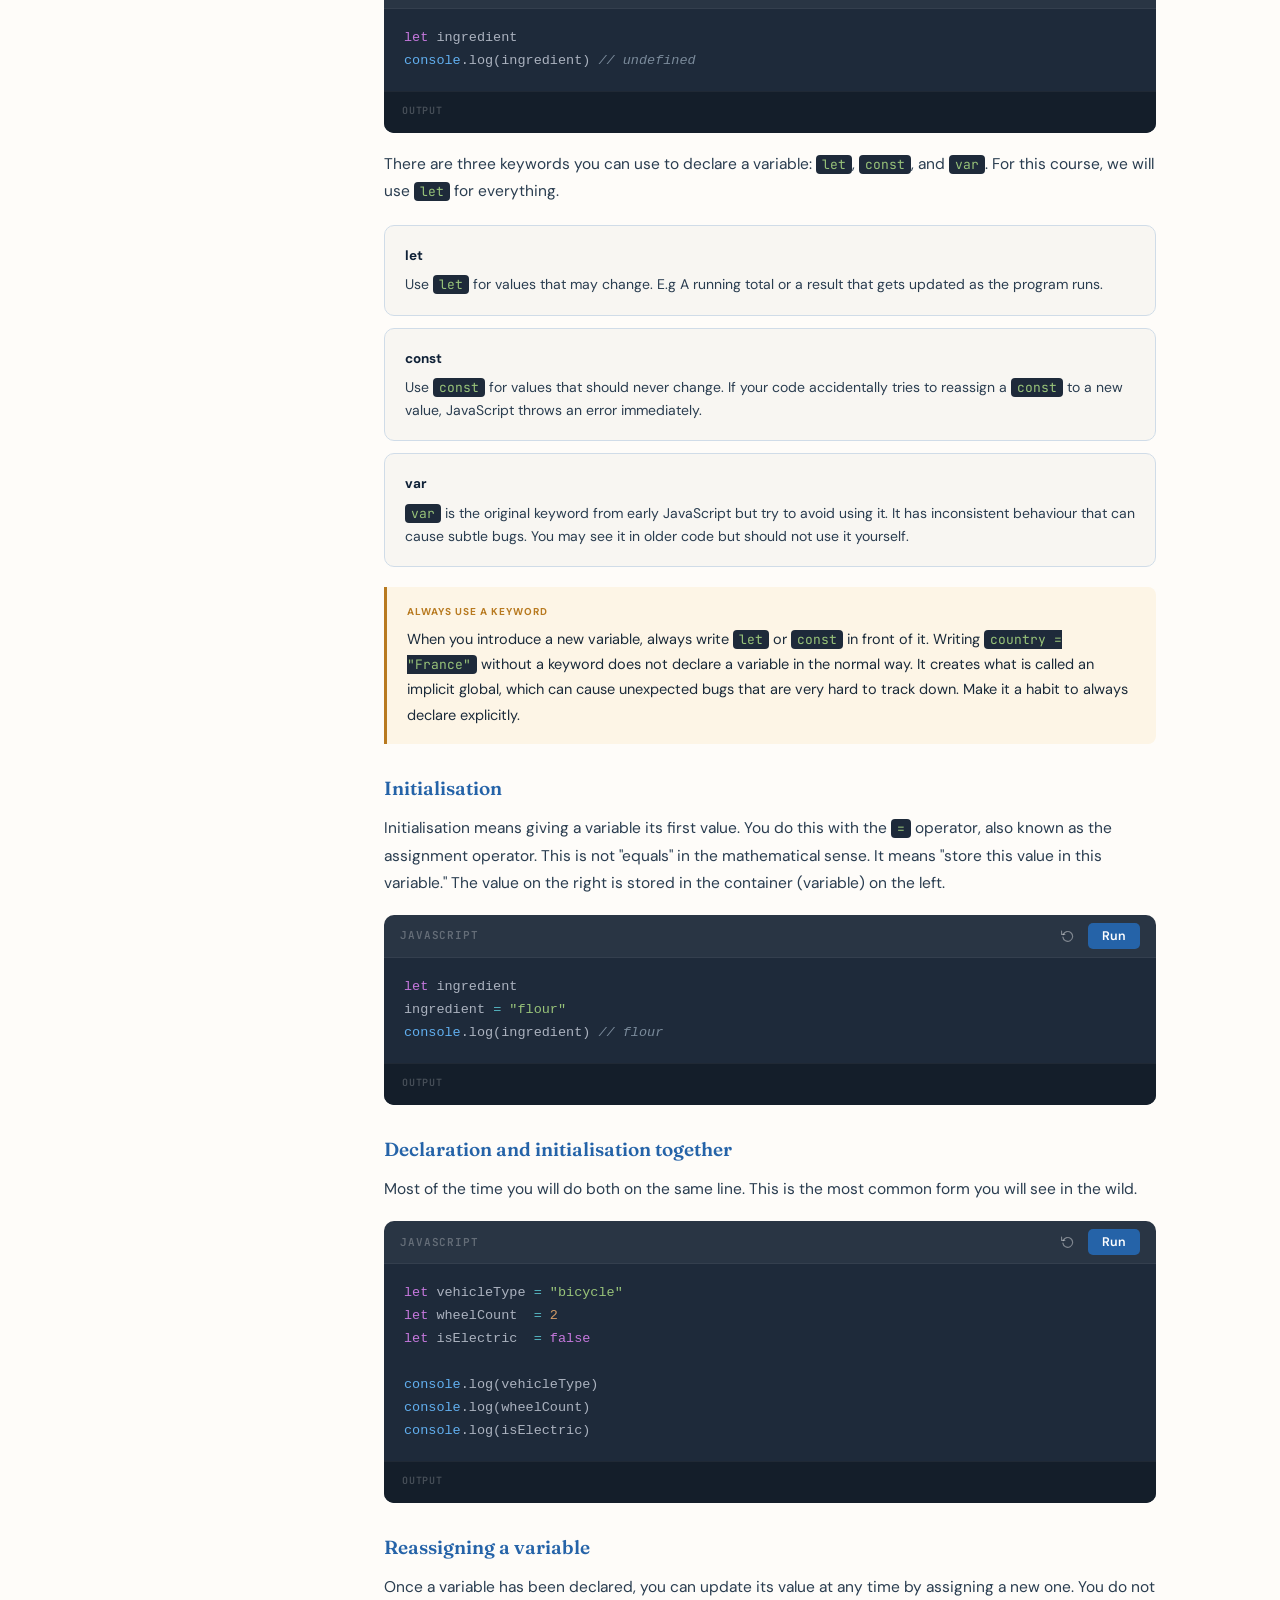
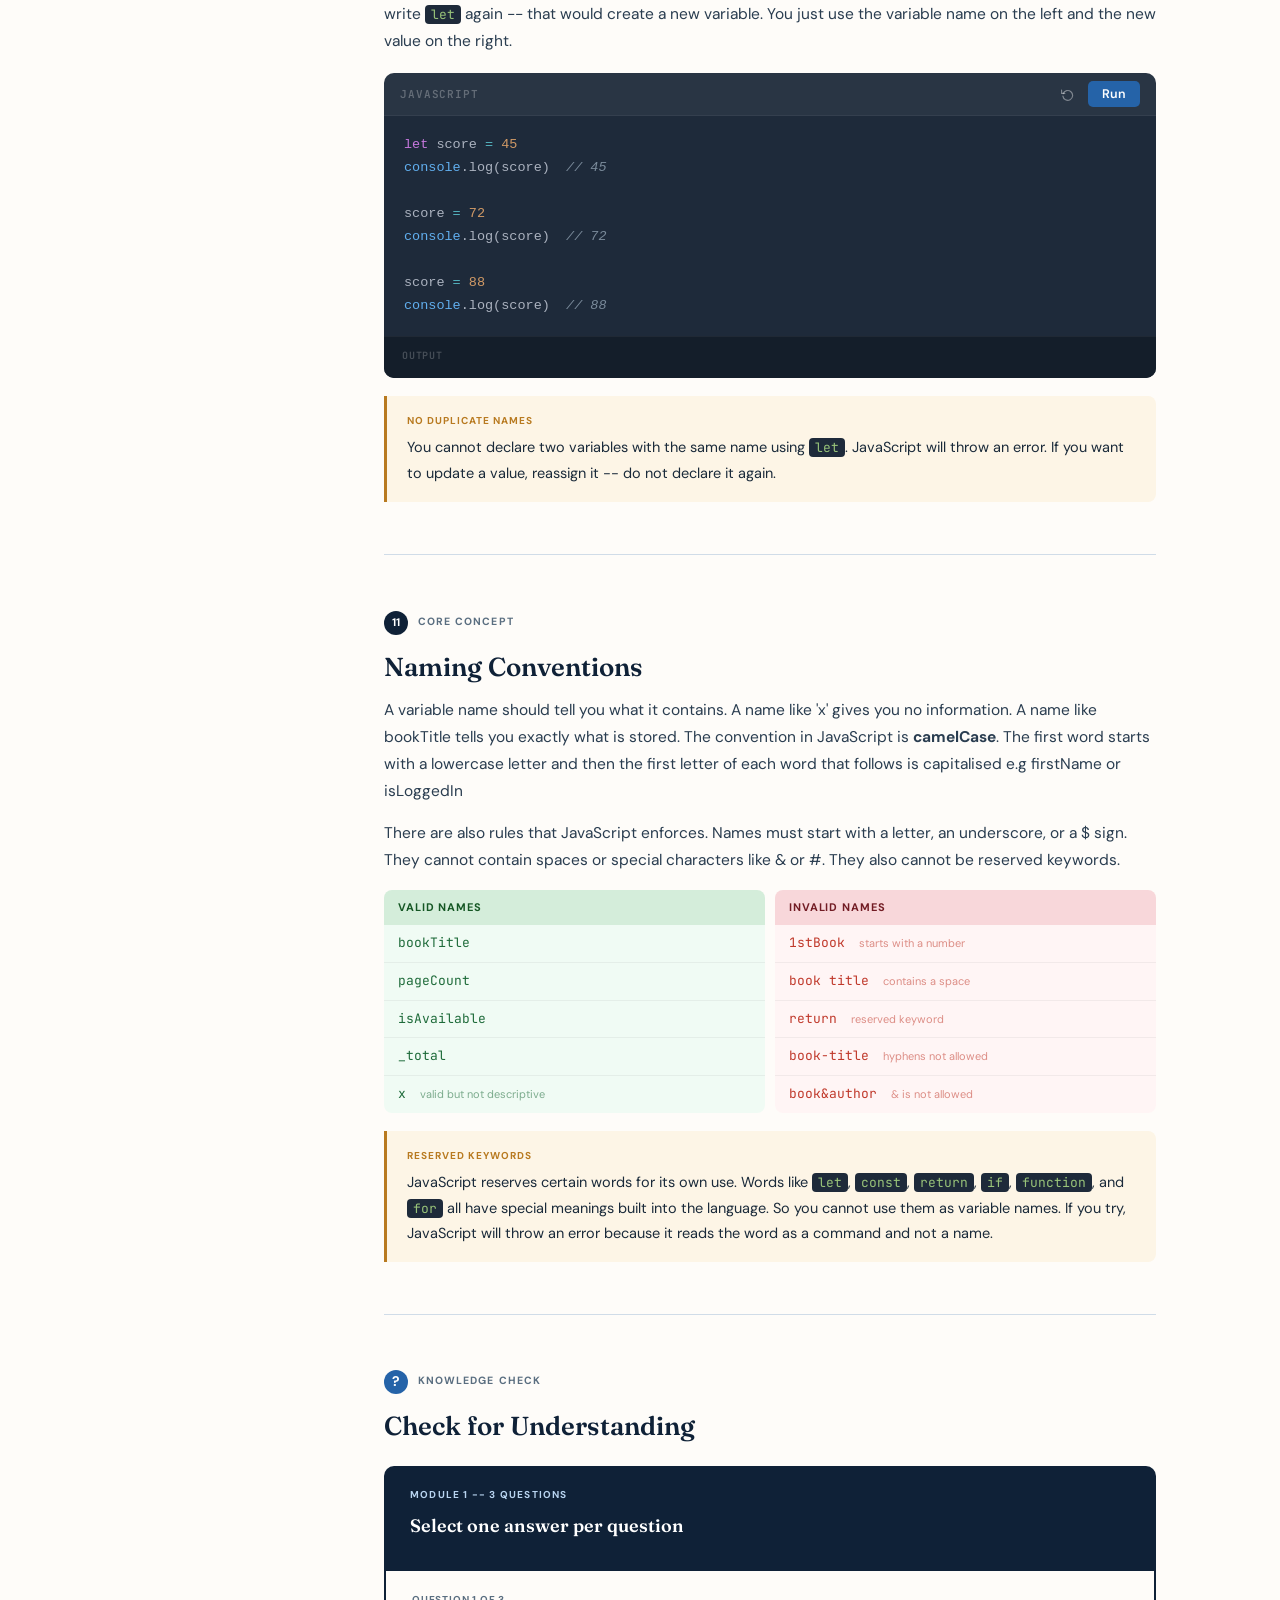
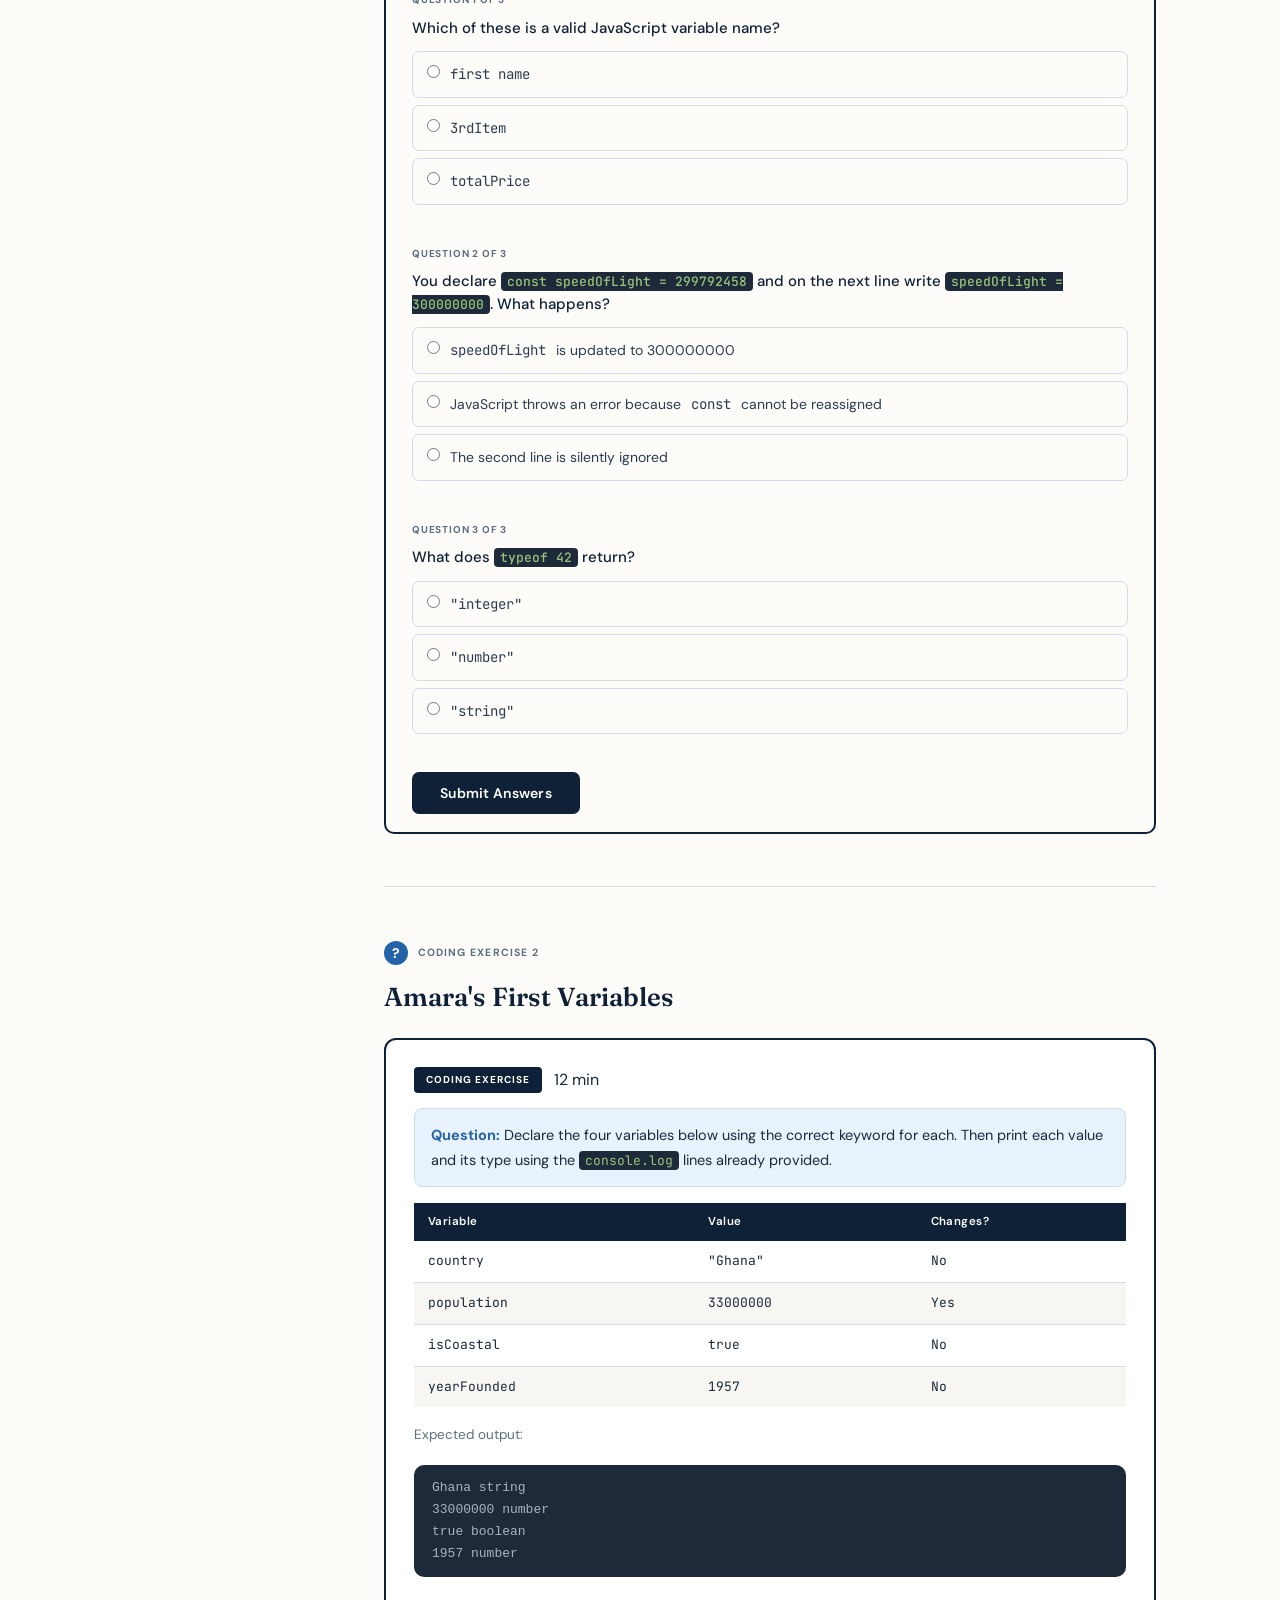
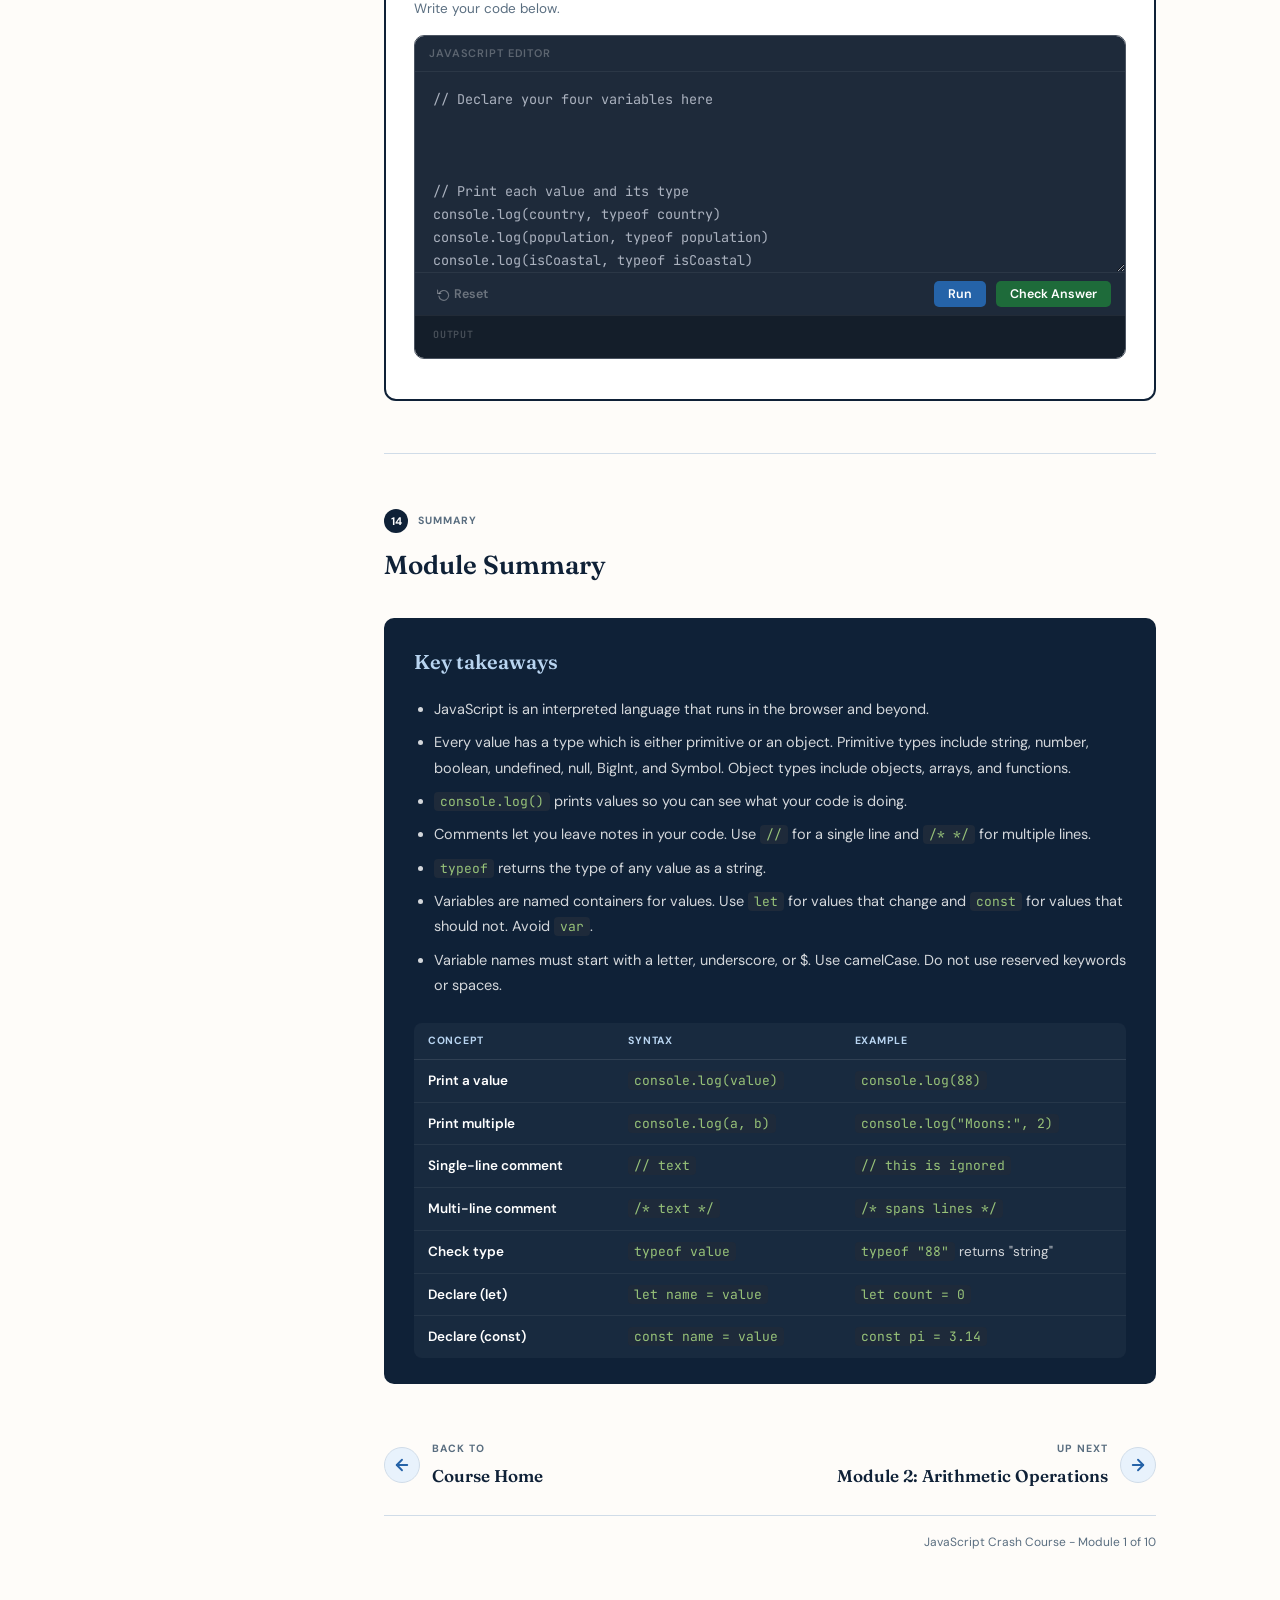
<file: modules/module1.html>
<!doctype html>
<html lang="en">
	<head>
		<meta charset="UTF-8" />
		<meta name="viewport" content="width=device-width, initial-scale=1.0" />
		<title>Module 1: Introduction to JavaScript</title>
		<link
			href="https://fonts.googleapis.com/css2?family=Fraunces:opsz,wght@9..144,400;9..144,600&family=DM+Sans:wght@300;400;500;600&family=JetBrains+Mono:wght@400;600&display=swap"
			rel="stylesheet"
		/>
		<link
			href="https://fonts.googleapis.com/icon?family=Material+Icons"
			rel="stylesheet"
		/>
		<link rel="stylesheet" href="../assets/css/main.css" />
	</head>
	<body>
		<nav class="top-nav">
			<a class="top-nav-home" href="../index.html" title="Home">
				<span class="material-icons">home</span>
			</a>
		</nav>

		<header class="lesson-header">
			<div class="header-inner">
				<div class="lesson-meta">
					<span class="badge">Module 1 of 10</span>
				</div>
				<h1>Introduction to JavaScript</h1>
			</div>
			<div class="progress-bar-wrap">
				<div class="progress-bar-fill" style="width: 10%"></div>
			</div>
		</header>

		<div class="page-wrap">
			<aside class="sidebar" id="sidebar">
				<div class="sidebar-label">In this module</div>
				<ul class="sidebar-nav">
					<li><a href="#s1">Learning Objectives</a></li>
					<li><a href="#s2">Opening Scenario</a></li>
					<li><a href="#s3">What is JavaScript?</a></li>
					<li><a href="#s4">Data Types</a></li>
					<li><a href="#s5">Reflection</a></li>
					<li><a href="#s6">console.log</a></li>
					<li><a href="#s7">Comments</a></li>
					<li><a href="#s8">typeof</a></li>
					<li><a href="#s9">Coding Exercise 1</a></li>
					<li><a href="#s10">Variables</a></li>
					<li><a href="#s11">Naming Conventions</a></li>
					<li><a href="#s12">Knowledge Check</a></li>
					<li><a href="#s13">Coding Exercise 2</a></li>
					<li><a href="#s14">Summary</a></li>
				</ul>
			</aside>

			<button
				class="sidebar-toggle"
				id="sidebarToggle"
				aria-label="Toggle menu"
			>
				<svg
					viewBox="0 0 24 24"
					fill="none"
					stroke="currentColor"
					stroke-width="2"
					stroke-linecap="round"
					stroke-linejoin="round"
				>
					<line x1="3" y1="6" x2="21" y2="6" />
					<line x1="3" y1="12" x2="21" y2="12" />
					<line x1="3" y1="18" x2="21" y2="18" />
				</svg>
			</button>

			<main class="lesson-body">
				<!-- 1. LEARNING OBJECTIVE -->
				<div class="section" id="s1">
					<div class="section-label">
						<div class="section-num">1</div>
						<span class="section-title-sm">Learning Objectives</span>
					</div>
					<div class="objective-box">
						<p class="obj-intro">
							By the end of this module you will be able to:
						</p>
						<ul class="obj-list">
							<li>Explain what JavaScript is and where it runs</li>
							<li>Identify JavaScript's primitive and object data types</li>
							<li>
								Use <code>console.log()</code> to print values and inspect code
							</li>
							<li>Write single-line and multi-line comments</li>
							<li>Use <code>typeof</code> to check a value’s type</li>
							<li>
								Declare and initialize variables using declaration keywords
							</li>
							<li>Apply proper naming conventions for variables</li>
						</ul>
					</div>
				</div>

				<hr class="divider" />

				<!-- 2. OPENING SCENARIO -->
				<div class="section" id="s2">
					<div class="section-label">
						<div class="section-num">2</div>
						<span class="section-title-sm">Opening Scenario</span>
					</div>
					<h2>Meet Amara</h2>
					<div class="story-box">
						<div class="story-label">
							A story that runs through all ten modules
						</div>
						<p>
							Amara teaches mathematics at a secondary school in Accra. At the
							end of each term, she calculates every student's final grade by
							hand, adds up class averages, and checks who has passed. With 80
							students across three classes, it takes her an entire weekend.
						</p>
						<p>
							A colleague tells her she could automate most of it with a few
							dozen lines of JavaScript. Amara has never written a line of code
							in her life. She decides to try.
						</p>
						<p>
							By Module 9, Amara will have a working grade calculator. We start
							here with the building blocks she needs to get there.
						</p>
					</div>
				</div>

				<hr class="divider" />

				<!-- 3. WHAT IS JAVASCRIPT -->
				<div class="section" id="s3">
					<div class="section-label">
						<div class="section-num">3</div>
						<span class="section-title-sm">Core Concept</span>
					</div>
					<h2>What is JavaScript?</h2>

					<p>
						JavaScript is a high-level programming language primarily used to
						make web pages interactive.
					</p>

					<p>
						It was created in 1995 by Brendan Eich while working at Netscape. It
						was originally built to add interactivity to web pages and it
						remains the only programming language that runs natively inside
						every web browser (which means no installation is needed to run
						it.).
					</p>

					<p>
						In 2009, a tool called Node.js made it possible to run JavaScript on
						servers and computers outside the browser entirely. Today JavaScript
						is one of the most widely used programming languages in the world
						and is used to power interactive websites, mobile apps, server
						backends, and automation tools. For this course, you will write and
						run JavaScript directly in the browser.
					</p>
				</div>

				<hr class="divider" />

				<!-- 4. DATA TYPES -->
				<div class="section" id="s4">
					<div class="section-label">
						<div class="section-num">4</div>
						<span class="section-title-sm">Core Concept</span>
					</div>
					<h2>Data Types</h2>

					<p>
						Before Amara's script can do anything useful, it needs to hold
						information: student names, exam scores, whether someone passed or
						failed. JavaScript needs to know what kind of information it is
						working with, because the rules are different for each kind. You
						cannot add a name and a number the same way you add two numbers.
						This is what data types are for.
					</p>

					<p>
						Every value in JavaScript has a type. JavaScript divides its types
						into two groups: <strong>primitive types</strong> and
						<strong>object types</strong>.
					</p>

					<h3>Primitive types</h3>
					<p>
						Primitive types are the simplest building blocks. Each one holds a
						single, straightforward value. There are seven in JavaScript. You
						will use the first four constantly. The last three are more
						specialised and you may rarely encounter them as a beginner.
					</p>

					<div class="type-grid">
						<div class="type-card">
							<div class="type-name">String</div>
							<div class="type-desc">
								Text of any length, wrapped in quotes. You can use single
								quotes, double quotes, or backticks.
							</div>
							<div class="type-examples">
								<span class="type-example">"Nairobi"</span>
								<span class="type-example">'Mount Kilimanjaro'</span>
							</div>
						</div>
						<div class="type-card">
							<div class="type-name">Number</div>
							<div class="type-desc">
								Any numeric value, whether a whole number or a decimal. Integers
								and decimals share one type in JavaScript.
							</div>
							<div class="type-examples">
								<span class="type-example">88</span>
								<span class="type-example">72.5</span>
							</div>
						</div>
						<div class="type-card">
							<div class="type-name">Boolean</div>
							<div class="type-desc">
								Exactly two possible values. Used whenever you need a yes or no
								answer in your code.
							</div>
							<div class="type-examples">
								<span class="type-example">true</span>
								<span class="type-example">false</span>
							</div>
						</div>
						<div class="type-card">
							<div class="type-name">undefined</div>
							<div class="type-desc">
								The only possible value is <strong>undefined</strong>. A
								variable that has been declared but not given a value holds this
								automatically.
							</div>
							<div class="type-examples">
								<span class="type-example">undefined</span>
							</div>
						</div>
						<div class="type-card">
							<div class="type-name">null</div>
							<div class="type-desc">
								The only possible value is <strong>null</strong>. Used
								intentionally to say "there is no value here."
							</div>
							<div class="type-examples">
								<span class="type-example">null</span>
							</div>
						</div>
						<div class="type-card">
							<div class="type-name">BigInt</div>
							<div class="type-desc">
								Integers too large for the Number type to represent accurately.
								Note the <strong>n</strong> at the end.
							</div>
							<div class="type-examples">
								<span class="type-example">9007199254740991n</span>
							</div>
						</div>
						<div class="type-card">
							<div class="type-name">Symbol</div>
							<div class="type-desc">
								A unique, immutable identifier. Used to avoid naming collisions
								in advanced code.
							</div>
							<div class="type-examples">
								<span class="type-example">Symbol("id")</span>
							</div>
						</div>
					</div>

					<h3>Object types</h3>
					<p>
						Object types can hold multiple pieces of data grouped together. You
						will not work with these until Module 7 and onwards, but it is good
						to know they exist. Everything in JavaScript that is not a primitive
						is an object type.
					</p>

					<div class="type-grid">
						<div class="type-card">
							<div class="type-name">Object</div>
							<div class="type-desc">
								A collection of key-value pairs written inside curly braces
								<strong>{}</strong>. The foundation of structured data in
								JavaScript.
							</div>
							<div class="type-examples">
								<span class="type-example">{ product: "laptop" }</span>
								<span class="type-example">{ price: 49, inStock: true }</span>
							</div>
						</div>
						<div class="type-card">
							<div class="type-name">Array</div>
							<div class="type-desc">
								An ordered list of values written inside square brackets
								<strong>[]</strong>. Each item is accessed by its position
								number called an index.
							</div>
							<div class="type-examples">
								<span class="type-example">[3, 7, 12, 45]</span>
								<span class="type-example">["jazz", "soul", "afrobeats"]</span>
							</div>
						</div>
						<div class="type-card">
							<div class="type-name">Function</div>
							<div class="type-desc">
								A reusable block of code. In JavaScript, functions are also a
								type of object.
							</div>
							<div class="type-examples">
								<span class="type-example">function greet() {}</span>
							</div>
						</div>
					</div>

					<div class="callout warn">
						<div class="callout-label">A common mistake</div>
						<p>
							"88" and 88 are not the same thing. The first is a string. The
							second is a number. JavaScript will treat them very differently
							when you try to do arithmetic. You will see exactly what happens
							later in this module.
						</p>
					</div>
				</div>

				<hr class="divider" />

				<!-- 5. REFLECTION -->
				<div class="section" id="s5">
					<div class="section-label">
						<div class="section-num question">?</div>
						<span class="section-title-sm">Reflection</span>
					</div>
					<h2>Check Your Thinking</h2>
					<div class="activity-box" style="border-color: var(--mid-blue)">
						<div class="activity-header">
							<span class="activity-tag reflect">Reflect</span>
							<div class="activity-title">Data Types</div>
						</div>
						<ol class="prompts">
							<li>
								A student's exam score is stored as "74" instead of 74. What
								type is each one, and why does the difference matter?
							</li>
							<li>
								Which data type would you use to represent whether a student has
								submitted their assignment?
							</li>
							<li>What is the difference between undefined and null?</li>
						</ol>
						<label class="reflect-label" for="reflect1">Your thoughts</label>
						<textarea
							id="reflect1"
							class="reflect-area"
							placeholder="Write your thinking here..."
						></textarea>
					</div>
				</div>

				<hr class="divider" />

				<!-- 6. CONSOLE.LOG -->
				<div class="section" id="s6">
					<div class="section-label">
						<div class="section-num">6</div>
						<span class="section-title-sm">Core Concept</span>
					</div>
					<h2>console.log</h2>

					<p>
						You now know that data has types. But how do you actually see what
						your code does when it runs? That is what
						<code>console.log()</code> is for. It prints whatever you pass
						inside the parentheses. Every developer uses it constantly to check
						that their code is working correctly.
					</p>

					<p>
						In this course, the output appears in the panel directly below your
						code. In a browser, it goes to the developer console, which you can
						open with
						<strong>Ctrl + Shift + I</strong> on Windows or
						<strong>Cmd + Option + I</strong> on Mac.
					</p>

					<p>
						Below we can pass a raw value directly into
						<code>console.log()</code>. You can edit and print your own
						statements to the console
					</p>

					<div class="code-block">
						<div class="code-block-header">
							<span class="code-lang">JavaScript</span>
							<div class="code-block-btns">
								<button
									class="reset-btn"
									onclick="resetStatic('ex1')"
									title="Reset"
								>
									<svg
										viewBox="0 0 24 24"
										fill="none"
										stroke="currentColor"
										stroke-width="2.2"
										stroke-linecap="round"
										stroke-linejoin="round"
									>
										<polyline points="1 4 1 10 7 10"></polyline>
										<path d="M3.51 15a9 9 0 1 0 .49-4.5"></path>
									</svg></button
								><button class="run-btn" onclick="runStatic('ex1')">Run</button>
							</div>
						</div>
						<pre
							contenteditable="true"
							spellcheck="false"
							id="ex1-code"
						><span class="fn">console</span>.log(<span class="str">"Mount Everest"</span>)
<span class="fn">console</span>.log(<span class="num">8849</span>)
<span class="fn">console</span>.log(<span class="kw">false</span>)</pre>
						<div class="code-output" id="ex1-output">
							<div class="output-label">Output</div>
						</div>
					</div>

					<p>
						You can also print multiple values at once by separating them with
						commas. JavaScript will print them on the same line with a space
						between each one.
					</p>

					<div class="code-block">
						<div class="code-block-header">
							<span class="code-lang">JavaScript</span>
							<div class="code-block-btns">
								<button
									class="reset-btn"
									onclick="resetStatic('ex2')"
									title="Reset"
								>
									<svg
										viewBox="0 0 24 24"
										fill="none"
										stroke="currentColor"
										stroke-width="2.2"
										stroke-linecap="round"
										stroke-linejoin="round"
									>
										<polyline points="1 4 1 10 7 10"></polyline>
										<path d="M3.51 15a9 9 0 1 0 .49-4.5"></path>
									</svg></button
								><button class="run-btn" onclick="runStatic('ex2')">Run</button>
							</div>
						</div>
						<pre
							contenteditable="true"
							spellcheck="false"
							id="ex2-code"
						><span class="fn">console</span>.log(<span class="str">"Planet:"</span>, <span class="str">"Mars"</span>)
<span class="fn">console</span>.log(<span class="str">"Moons:"</span>, <span class="num">2</span>, <span class="str">"->"</span>, <span class="str">"Largest Moon:"</span>, <span class="str">"Phobos"</span>)
<span class="fn">console</span>.log(<span class="str">"Has rings:"</span>, <span class="kw">false</span>)</pre>
						<div class="code-output" id="ex2-output">
							<div class="output-label">Output</div>
						</div>
					</div>
				</div>

				<hr class="divider" />

				<!-- 7. COMMENTS -->
				<div class="section" id="s7">
					<div class="section-label">
						<div class="section-num">7</div>
						<span class="section-title-sm">Core Concept</span>
					</div>
					<h2>Comments</h2>

					<p>
						A comment is a line in your code that JavaScript ignores completely.
						Comments exist for you, not for the computer. You use them to
						explain what a section of code does, leave notes for yourself and
						other developers, or temporarily disable a line you are testing. You
						will now start seeing comments in the code examples throughout this
						course.
					</p>

					<h3>Single-line comments</h3>
					<p>
						A single-line comment starts with <code>//</code>. Everything to the
						right of those two slashes on the same line is ignored by
						JavaScript.
					</p>

					<div class="code-block">
						<div class="code-block-header">
							<span class="code-lang">JavaScript</span>
							<div class="code-block-btns">
								<button
									class="reset-btn"
									onclick="resetStatic('ex3')"
									title="Reset"
								>
									<svg
										viewBox="0 0 24 24"
										fill="none"
										stroke="currentColor"
										stroke-width="2.2"
										stroke-linecap="round"
										stroke-linejoin="round"
									>
										<polyline points="1 4 1 10 7 10"></polyline>
										<path d="M3.51 15a9 9 0 1 0 .49-4.5"></path>
									</svg></button
								><button class="run-btn" onclick="runStatic('ex3')">Run</button>
							</div>
						</div>
						<pre
							contenteditable="true"
							spellcheck="false"
							id="ex3-code"
						><span class="cmt">// This entire line is a comment and will be ignored</span>
<span class="fn">console</span>.log(<span class="str">"This will print"</span>)

<span class="fn">console</span>.log(<span class="str">"This will also print"</span>) <span class="cmt">// comment at end of a line</span>

<span class="cmt">// console.log("This will NOT print because the whole line is commented out")</span></pre>
						<div class="code-output" id="ex3-output">
							<div class="output-label">Output</div>
						</div>
					</div>

					<h3>Multi-line comments</h3>
					<p>
						A multi-line comment starts with <code>/*</code> and ends with
						<code>*/</code>. Everything between those markers is ignored, no
						matter how many lines it spans.
					</p>

					<div class="code-block">
						<div class="code-block-header">
							<span class="code-lang">JavaScript</span>
							<div class="code-block-btns">
								<button
									class="reset-btn"
									onclick="resetStatic('ex4')"
									title="Reset"
								>
									<svg
										viewBox="0 0 24 24"
										fill="none"
										stroke="currentColor"
										stroke-width="2.2"
										stroke-linecap="round"
										stroke-linejoin="round"
									>
										<polyline points="1 4 1 10 7 10"></polyline>
										<path d="M3.51 15a9 9 0 1 0 .49-4.5"></path>
									</svg></button
								><button class="run-btn" onclick="runStatic('ex4')">Run</button>
							</div>
						</div>
						<pre
							contenteditable="true"
							spellcheck="false"
							id="ex4-code"
						><span class="cmt">/*
  This is a multi-line comment.
  JavaScript ignores everything between the markers.
  Useful for longer explanations.
*/</span>
<span class="fn">console</span>.log(<span class="str">"Only this line runs"</span>)</pre>
						<div class="code-output" id="ex4-output">
							<div class="output-label">Output</div>
						</div>
					</div>
				</div>

				<hr class="divider" />

				<!-- 8. TYPEOF -->
				<div class="section" id="s8">
					<div class="section-label">
						<div class="section-num">8</div>
						<span class="section-title-sm">Core Concept</span>
					</div>
					<h2>typeof</h2>

					<p>
						Earlier you saw that "88" and 88 are different types even though
						they look similar.
						<code>typeof</code> is the tool that tells you what type any value
						actually is. It returns a string describing the type. It is one of
						the most useful tools for debugging, especially when you are not
						sure why your code is behaving unexpectedly.
					</p>

					<div class="code-block">
						<div class="code-block-header">
							<span class="code-lang">JavaScript</span>
							<div class="code-block-btns">
								<button
									class="reset-btn"
									onclick="resetStatic('ex5')"
									title="Reset"
								>
									<svg
										viewBox="0 0 24 24"
										fill="none"
										stroke="currentColor"
										stroke-width="2.2"
										stroke-linecap="round"
										stroke-linejoin="round"
									>
										<polyline points="1 4 1 10 7 10"></polyline>
										<path d="M3.51 15a9 9 0 1 0 .49-4.5"></path>
									</svg></button
								><button class="run-btn" onclick="runStatic('ex5')">Run</button>
							</div>
						</div>
						<pre
							contenteditable="true"
							spellcheck="false"
							id="ex5-code"
						><span class="fn">console</span>.log(<span class="kw">typeof</span> <span class="str">"Nairobi"</span>)  <span class="cmt">// string</span>
<span class="fn">console</span>.log(<span class="kw">typeof</span> <span class="num">88</span>)         <span class="cmt">// number</span>
<span class="fn">console</span>.log(<span class="kw">typeof</span> <span class="kw">true</span>)       <span class="cmt">// boolean</span>
<span class="fn">console</span>.log(<span class="kw">typeof</span> <span class="str">"88"</span>)       <span class="cmt">// string, not a number!</span>
<span class="fn">console</span>.log(<span class="kw">typeof</span> <span class="num">88</span>)         <span class="cmt">// number</span></pre>
						<div class="code-output" id="ex5-output">
							<div class="output-label">Output</div>
						</div>
					</div>
				</div>

				<hr class="divider" />

				<!-- 9. CODING EXERCISE 1 -->
				<div class="section" id="s9">
					<div class="section-label">
						<div class="section-num question">?</div>
						<span class="section-title-sm">Coding Exercise 1</span>
					</div>
					<h2>Types and Output</h2>

					<div class="activity-box">
						<div class="activity-header">
							<span class="activity-tag">Coding Exercise</span>
						</div>
						<div class="activity-scenario">
							<strong>Question:</strong> Complete the code below so each line
							prints the expected output. Do not change the existing
							<code>console.log</code> lines. Fill in only the values where
							indicated.
						</div>

						<p
							style="
								font-size: 13.5px;
								color: var(--muted);
								margin-bottom: 10px;
							"
						>
							Expected output:
						</p>
						<div class="code-block" style="margin-bottom: 16px">
							<pre style="padding: 12px 18px; color: #abb2bf; font-size: 13px">
Mount Everest
8849
false
string
number
boolean</pre
							>
						</div>

						<p
							style="
								font-size: 13.5px;
								color: var(--muted);
								margin-top: 20px;
								margin-bottom: 8px;
							"
						>
							Write your code below.
						</p>
						<div class="editor-wrap" id="editor1">
							<div class="editor-header">
								<span class="editor-label">JavaScript Editor</span>
							</div>
							<textarea
								class="editor-textarea"
								id="editor1-code"
								spellcheck="false"
							>
// Print each value
console.log()
console.log()
console.log()

// Print the type of each value -- in the same order
console.log(typeof )
console.log(typeof )
console.log(typeof )
</textarea
							>
							<div class="editor-footer">
								<button
									class="editor-reset-btn"
									onclick="resetEditor('editor1')"
									title="Reset code"
								>
									<svg
										viewBox="0 0 24 24"
										fill="none"
										stroke="currentColor"
										stroke-width="2.2"
										stroke-linecap="round"
										stroke-linejoin="round"
									>
										<polyline points="1 4 1 10 7 10"></polyline>
										<path d="M3.51 15a9 9 0 1 0 .49-4.5"></path>
									</svg>
									Reset
								</button>
								<div class="spacer"></div>
								<button class="run-btn" onclick="runCode('editor1')">
									Run
								</button>
								<button class="check-btn" onclick="checkAnswer('ex1')">
									Check Answer
								</button>
							</div>
							<div class="output-area" id="editor1-output">
								<div class="output-label">Output</div>
							</div>
						</div>
						<div class="check-result" id="checkResult1"></div>
					</div>
				</div>

				<hr class="divider" />

				<!-- 10. VARIABLES -->
				<div class="section" id="s10">
					<div class="section-label">
						<div class="section-num">10</div>
						<span class="section-title-sm">Core Concept</span>
					</div>
					<h2>Variables</h2>

					<p>
						So far every value has been typed directly into
						<code>console.log()</code>. That works for a single print, but if
						Amara needs to use a student's score in several places, like
						calculating an average, checking if they passed, and printing a
						report, she would have to type the same number every time. If the
						score changes, she has to find and update every occurrence.
						Variables solve this problem. A variable is a named container that
						stores a value so you can reference it by name as many times as you
						need.
					</p>

					<h3>Declaration</h3>
					<p>
						When we declare a variable, we create a space for it in the
						computer's memory. We write a declaration keyword followed by a
						variable's name. At this point the variable exists but holds no
						value. Its type and value is automatically
						<strong>undefined</strong>.
					</p>

					<div class="code-block">
						<div class="code-block-header">
							<span class="code-lang">JavaScript</span>
							<div class="code-block-btns">
								<button
									class="reset-btn"
									onclick="resetStatic('ex6')"
									title="Reset"
								>
									<svg
										viewBox="0 0 24 24"
										fill="none"
										stroke="currentColor"
										stroke-width="2.2"
										stroke-linecap="round"
										stroke-linejoin="round"
									>
										<polyline points="1 4 1 10 7 10"></polyline>
										<path d="M3.51 15a9 9 0 1 0 .49-4.5"></path>
									</svg></button
								><button class="run-btn" onclick="runStatic('ex6')">Run</button>
							</div>
						</div>
						<pre
							contenteditable="true"
							spellcheck="false"
							id="ex6-code"
						><span class="kw">let</span> ingredient
<span class="fn">console</span>.log(ingredient) <span class="cmt">// undefined</span></pre>

						<div class="code-output" id="ex6-output">
							<div class="output-label">Output</div>
						</div>
					</div>

					<p>
						There are three keywords you can use to declare a variable:
						<code>let</code>, <code>const</code>, and <code>var</code>. For this
						course, we will use <code>let</code> for everything.
					</p>

					<div class="chunks">
						<div class="chunk">
							<div class="chunk-title">let</div>
							<p>
								Use <code>let</code> for values that may change. E.g A running
								total or a result that gets updated as the program runs.
							</p>
						</div>
						<div class="chunk">
							<div class="chunk-title">const</div>
							<p>
								Use <code>const</code> for values that should never change. If
								your code accidentally tries to reassign a <code>const</code> to
								a new value, JavaScript throws an error immediately.
							</p>
						</div>
						<div class="chunk">
							<div class="chunk-title">var</div>
							<p>
								<code>var</code> is the original keyword from early JavaScript
								but try to avoid using it. It has inconsistent behaviour that
								can cause subtle bugs. You may see it in older code but should
								not use it yourself.
							</p>
						</div>
					</div>

					<div class="callout warn">
						<div class="callout-label">Always use a keyword</div>
						<p>
							When you introduce a new variable, always write
							<code>let</code> or <code>const</code> in front of it. Writing
							<code>country = "France"</code> without a keyword does not declare
							a variable in the normal way. It creates what is called an
							implicit global, which can cause unexpected bugs that are very
							hard to track down. Make it a habit to always declare explicitly.
						</p>
					</div>

					<h3>Initialisation</h3>
					<p>
						Initialisation means giving a variable its first value. You do this
						with the <code>=</code> operator, also known as the assignment
						operator. This is not "equals" in the mathematical sense. It means
						"store this value in this variable." The value on the right is
						stored in the container (variable) on the left.
					</p>

					<div class="code-block">
						<div class="code-block-header">
							<span class="code-lang">JavaScript</span>
							<div class="code-block-btns">
								<button
									class="reset-btn"
									onclick="resetStatic('ex7')"
									title="Reset"
								>
									<svg
										viewBox="0 0 24 24"
										fill="none"
										stroke="currentColor"
										stroke-width="2.2"
										stroke-linecap="round"
										stroke-linejoin="round"
									>
										<polyline points="1 4 1 10 7 10"></polyline>
										<path d="M3.51 15a9 9 0 1 0 .49-4.5"></path>
									</svg></button
								><button class="run-btn" onclick="runStatic('ex7')">Run</button>
							</div>
						</div>
						<pre
							contenteditable="true"
							spellcheck="false"
							id="ex7-code"
						><span class="kw">let</span> ingredient
ingredient <span class="op">=</span> <span class="str">"flour"</span>
<span class="fn">console</span>.log(ingredient) <span class="cmt">// flour</span></pre>
						<div class="code-output" id="ex7-output">
							<div class="output-label">Output</div>
						</div>
					</div>

					<h3>Declaration and initialisation together</h3>
					<p>
						Most of the time you will do both on the same line. This is the most
						common form you will see in the wild.
					</p>

					<div class="code-block">
						<div class="code-block-header">
							<span class="code-lang">JavaScript</span>
							<div class="code-block-btns">
								<button
									class="reset-btn"
									onclick="resetStatic('ex8')"
									title="Reset"
								>
									<svg
										viewBox="0 0 24 24"
										fill="none"
										stroke="currentColor"
										stroke-width="2.2"
										stroke-linecap="round"
										stroke-linejoin="round"
									>
										<polyline points="1 4 1 10 7 10"></polyline>
										<path d="M3.51 15a9 9 0 1 0 .49-4.5"></path>
									</svg></button
								><button class="run-btn" onclick="runStatic('ex8')">Run</button>
							</div>
						</div>
						<pre
							contenteditable="true"
							spellcheck="false"
							id="ex8-code"
						><span class="kw">let</span> vehicleType <span class="op">=</span> <span class="str">"bicycle"</span>
<span class="kw">let</span> wheelCount  <span class="op">=</span> <span class="num">2</span>
<span class="kw">let</span> isElectric  <span class="op">=</span> <span class="kw">false</span>

<span class="fn">console</span>.log(vehicleType)
<span class="fn">console</span>.log(wheelCount)
<span class="fn">console</span>.log(isElectric)</pre>
						<div class="code-output" id="ex8-output">
							<div class="output-label">Output</div>
						</div>
					</div>
				</div>

				<h3>Reassigning a variable</h3>
				<p>
					Once a variable has been declared, you can update its value at any
					time by assigning a new one. You do not write <code>let</code> again
					-- that would create a new variable. You just use the variable name on
					the left and the new value on the right.
				</p>

				<div class="code-block">
					<div class="code-block-header">
						<span class="code-lang">JavaScript</span>
						<div class="code-block-btns">
							<button
								class="reset-btn"
								onclick="resetStatic('ex9')"
								title="Reset"
							>
								<svg
									viewBox="0 0 24 24"
									fill="none"
									stroke="currentColor"
									stroke-width="2.2"
									stroke-linecap="round"
									stroke-linejoin="round"
								>
									<polyline points="1 4 1 10 7 10"></polyline>
									<path d="M3.51 15a9 9 0 1 0 .49-4.5"></path>
								</svg></button
							><button class="run-btn" onclick="runStatic('ex9')">Run</button>
						</div>
					</div>
					<pre
						contenteditable="true"
						spellcheck="false"
						id="ex9-code"
					><span class="kw">let</span> score <span class="op">=</span> <span class="num">45</span>
<span class="fn">console</span>.log(score)  <span class="cmt">// 45</span>

score <span class="op">=</span> <span class="num">72</span>
<span class="fn">console</span>.log(score)  <span class="cmt">// 72</span>

score <span class="op">=</span> <span class="num">88</span>
<span class="fn">console</span>.log(score)  <span class="cmt">// 88</span></pre>
					<div class="code-output" id="ex9-output">
						<div class="output-label">Output</div>
					</div>
				</div>

				<div class="callout warn">
					<div class="callout-label">No duplicate names</div>
					<p>
						You cannot declare two variables with the same name using
						<code>let</code>. JavaScript will throw an error. If you want to
						update a value, reassign it -- do not declare it again.
					</p>
				</div>

				<hr class="divider" />

				<!-- 11. NAMING CONVENTIONS -->
				<div class="section" id="s11">
					<div class="section-label">
						<div class="section-num">11</div>
						<span class="section-title-sm">Core Concept</span>
					</div>
					<h2>Naming Conventions</h2>

					<p>
						A variable name should tell you what it contains. A name like 'x'
						gives you no information. A name like bookTitle tells you exactly
						what is stored. The convention in JavaScript is
						<strong>camelCase</strong>. The first word starts with a lowercase
						letter and then the first letter of each word that follows is
						capitalised e.g firstName or isLoggedIn
					</p>

					<p>
						There are also rules that JavaScript enforces. Names must start with
						a letter, an underscore, or a $ sign. They cannot contain spaces or
						special characters like & or #. They also cannot be reserved
						keywords.
					</p>

					<div class="vi-grid">
						<div class="vi-col valid">
							<div class="vi-header">Valid names</div>
							<div class="vi-item">bookTitle</div>
							<div class="vi-item">pageCount</div>
							<div class="vi-item">isAvailable</div>
							<div class="vi-item">_total</div>
							<div class="vi-item">
								x
								<span class="vi-note" style="color: var(--green)"
									>valid but not descriptive</span
								>
							</div>
						</div>
						<div class="vi-col invalid">
							<div class="vi-header">Invalid names</div>
							<div class="vi-item">
								1stBook <span class="vi-note">starts with a number</span>
							</div>
							<div class="vi-item">
								book title <span class="vi-note">contains a space</span>
							</div>
							<div class="vi-item">
								return <span class="vi-note">reserved keyword</span>
							</div>
							<div class="vi-item">
								book-title <span class="vi-note">hyphens not allowed</span>
							</div>
							<div class="vi-item">
								book&author <span class="vi-note">&amp; is not allowed</span>
							</div>
						</div>
					</div>

					<div class="callout warn">
						<div class="callout-label">Reserved keywords</div>
						<p>
							JavaScript reserves certain words for its own use. Words like
							<code>let</code>, <code>const</code>, <code>return</code>,
							<code>if</code>, <code>function</code>, and <code>for</code> all
							have special meanings built into the language. So you cannot use
							them as variable names. If you try, JavaScript will throw an error
							because it reads the word as a command and not a name.
						</p>
					</div>
				</div>

				<hr class="divider" />

				<!-- 12. KNOWLEDGE CHECK -->
				<div class="section" id="s12">
					<div class="section-label">
						<div class="section-num question">?</div>
						<span class="section-title-sm">Knowledge Check</span>
					</div>
					<h2>Check for Understanding</h2>

					<div class="quiz-box">
						<div class="quiz-intro">
							<div class="quiz-intro-label">Module 1 -- 3 Questions</div>
							<h3>Select one answer per question</h3>
						</div>
						<div class="quiz-questions">
							<div class="quiz-q">
								<div class="q-num">Question 1 of 3</div>
								<div class="q-text">
									Which of these is a valid JavaScript variable name?
								</div>
								<ul class="q-options">
									<li class="q-option" data-q="1" data-val="a">
										<input type="radio" name="q1" /> <code>first name</code>
									</li>
									<li class="q-option" data-q="1" data-val="b">
										<input type="radio" name="q1" /> <code>3rdItem</code>
									</li>
									<li class="q-option" data-q="1" data-val="c">
										<input type="radio" name="q1" /> <code>totalPrice</code>
									</li>
								</ul>
								<div class="q-feedback" id="fb1"></div>
							</div>

							<div class="quiz-q">
								<div class="q-num">Question 2 of 3</div>
								<div class="q-text">
									You declare <code>const speedOfLight = 299792458</code> and on
									the next line write <code>speedOfLight = 300000000</code>.
									What happens?
								</div>
								<ul class="q-options">
									<li class="q-option" data-q="2" data-val="a">
										<input type="radio" name="q2" />
										<code>speedOfLight</code> is updated to 300000000
									</li>
									<li class="q-option" data-q="2" data-val="b">
										<input type="radio" name="q2" /> JavaScript throws an error
										because <code>const</code> cannot be reassigned
									</li>
									<li class="q-option" data-q="2" data-val="c">
										<input type="radio" name="q2" /> The second line is silently
										ignored
									</li>
								</ul>
								<div class="q-feedback" id="fb2"></div>
							</div>

							<div class="quiz-q">
								<div class="q-num">Question 3 of 3</div>
								<div class="q-text">
									What does <code>typeof 42</code> return?
								</div>
								<ul class="q-options">
									<li class="q-option" data-q="3" data-val="a">
										<input type="radio" name="q3" /> <code>"integer"</code>
									</li>
									<li class="q-option" data-q="3" data-val="b">
										<input type="radio" name="q3" /> <code>"number"</code>
									</li>
									<li class="q-option" data-q="3" data-val="c">
										<input type="radio" name="q3" /> <code>"string"</code>
									</li>
								</ul>
								<div class="q-feedback" id="fb3"></div>
							</div>

							<div class="quiz-error" id="quizError">
								Please answer all three questions before submitting.
							</div>
							<button class="quiz-submit" id="submitQuiz">
								Submit Answers
							</button>
							<div class="quiz-result" id="quizResult">
								<div class="result-score" id="resultScore"></div>
								<div class="result-msg" id="resultMsg"></div>
							</div>
						</div>
					</div>
				</div>

				<hr class="divider" />

				<!-- 13. CODING EXERCISE 2 -->
				<div class="section" id="s13">
					<div class="section-label">
						<div class="section-num question">?</div>
						<span class="section-title-sm">Coding Exercise 2</span>
					</div>
					<h2>Amara's First Variables</h2>

					<div class="activity-box">
						<div class="activity-header">
							<span class="activity-tag">Coding Exercise</span>
							<span class="activity-time">12 min</span>
						</div>
						<div class="activity-scenario">
							<strong>Question:</strong> Declare the four variables below using
							the correct keyword for each. Then print each value and its type
							using the <code>console.log</code> lines already provided.
						</div>

						<table class="score-table">
							<thead>
								<tr>
									<th>Variable</th>
									<th>Value</th>
									<th>Changes?</th>
								</tr>
							</thead>
							<tbody>
								<tr>
									<td>country</td>
									<td>"Ghana"</td>
									<td>No</td>
								</tr>
								<tr>
									<td>population</td>
									<td>33000000</td>
									<td>Yes</td>
								</tr>
								<tr>
									<td>isCoastal</td>
									<td>true</td>
									<td>No</td>
								</tr>
								<tr>
									<td>yearFounded</td>
									<td>1957</td>
									<td>No</td>
								</tr>
							</tbody>
						</table>

						<p
							style="
								font-size: 13.5px;
								color: var(--muted);
								margin-bottom: 10px;
							"
						>
							Expected output:
						</p>
						<div class="code-block" style="margin-bottom: 16px">
							<pre style="padding: 12px 18px; color: #abb2bf; font-size: 13px">
Ghana string
33000000 number
true boolean
1957 number</pre
							>
						</div>

						<p
							style="
								font-size: 13.5px;
								color: var(--muted);
								margin-top: 20px;
								margin-bottom: 8px;
							"
						>
							Write your code below.
						</p>
						<div class="editor-wrap" id="editor2">
							<div class="editor-header">
								<span class="editor-label">JavaScript Editor</span>
							</div>
							<textarea
								class="editor-textarea"
								id="editor2-code"
								spellcheck="false"
							>
// Declare your four variables here



// Print each value and its type
console.log(country, typeof country)
console.log(population, typeof population)
console.log(isCoastal, typeof isCoastal)
console.log(yearFounded, typeof yearFounded)
</textarea
							>
							<div class="editor-footer">
								<button
									class="editor-reset-btn"
									onclick="resetEditor('editor2')"
									title="Reset code"
								>
									<svg
										viewBox="0 0 24 24"
										fill="none"
										stroke="currentColor"
										stroke-width="2.2"
										stroke-linecap="round"
										stroke-linejoin="round"
									>
										<polyline points="1 4 1 10 7 10"></polyline>
										<path d="M3.51 15a9 9 0 1 0 .49-4.5"></path>
									</svg>
									Reset
								</button>
								<div class="spacer"></div>
								<button class="run-btn" onclick="runCode('editor2')">
									Run
								</button>
								<button class="check-btn" onclick="checkAnswer('ex2')">
									Check Answer
								</button>
							</div>
							<div class="output-area" id="editor2-output">
								<div class="output-label">Output</div>
							</div>
						</div>
						<div class="check-result" id="checkResult2"></div>
					</div>
				</div>

				<hr class="divider" />

				<!-- 14. SUMMARY -->
				<div class="section" id="s14">
					<div class="section-label">
						<div class="section-num">14</div>
						<span class="section-title-sm">Summary</span>
					</div>
					<h2>Module Summary</h2>
					<div class="summary-box">
						<h3>Key takeaways</h3>
						<ul class="summary-list">
							<li>
								JavaScript is an interpreted language that runs in the browser
								and beyond.
							</li>
							<li>
								Every value has a type which is either primitive or an object.
								Primitive types include string, number, boolean, undefined,
								null, BigInt, and Symbol. Object types include objects, arrays,
								and functions.
							</li>
							<li>
								<code>console.log()</code> prints values so you can see what
								your code is doing.
							</li>
							<li>
								Comments let you leave notes in your code. Use
								<code>//</code> for a single line and <code>/* */</code> for
								multiple lines.
							</li>
							<li>
								<code>typeof</code> returns the type of any value as a string.
							</li>
							<li>
								Variables are named containers for values. Use
								<code>let</code> for values that change and
								<code>const</code> for values that should not. Avoid
								<code>var</code>.
							</li>
							<li>
								Variable names must start with a letter, underscore, or $. Use
								camelCase. Do not use reserved keywords or spaces.
							</li>
						</ul>

						<div class="ref-scroll-hint">Scroll right to see full table</div>
						<div class="ref-table-wrap">
							<table class="ref-table">
								<thead>
									<tr>
										<th>Concept</th>
										<th>Syntax</th>
										<th>Example</th>
									</tr>
								</thead>
								<tbody>
									<tr>
										<td>Print a value</td>
										<td><code>console.log(value)</code></td>
										<td><code>console.log(88)</code></td>
									</tr>
									<tr>
										<td>Print multiple</td>
										<td><code>console.log(a, b)</code></td>
										<td><code>console.log("Moons:", 2)</code></td>
									</tr>
									<tr>
										<td>Single-line comment</td>
										<td><code>// text</code></td>
										<td><code>// this is ignored</code></td>
									</tr>
									<tr>
										<td>Multi-line comment</td>
										<td><code>/* text */</code></td>
										<td><code>/* spans lines */</code></td>
									</tr>
									<tr>
										<td>Check type</td>
										<td><code>typeof value</code></td>
										<td><code>typeof "88"</code> returns "string"</td>
									</tr>
									<tr>
										<td>Declare (let)</td>
										<td><code>let name = value</code></td>
										<td><code>let count = 0</code></td>
									</tr>
									<tr>
										<td>Declare (const)</td>
										<td><code>const name = value</code></td>
										<td><code>const pi = 3.14</code></td>
									</tr>
								</tbody>
							</table>
						</div>
					</div>

					<div class="module-nav">
						<a class="prev-module" href="../index.html">
							<div class="prev-arrow-icon">
								<svg
									viewBox="0 0 24 24"
									width="18"
									height="18"
									fill="none"
									stroke="currentColor"
									stroke-width="2.5"
									stroke-linecap="round"
									stroke-linejoin="round"
								>
									<line x1="19" y1="12" x2="5" y2="12"></line>
									<polyline points="12 19 5 12 12 5"></polyline>
								</svg>
							</div>
							<div class="prev-text">
								<span class="prev-label">Back to</span>
								<span class="prev-title">Course Home</span>
							</div>
						</a>
						<a class="next-module" href="module2.html">
							<div class="next-text">
								<span class="next-label">Up next</span>
								<span class="next-title">Module 2: Arithmetic Operations</span>
							</div>
							<div class="next-arrow-icon">
								<svg
									viewBox="0 0 24 24"
									fill="none"
									stroke="currentColor"
									stroke-width="2.5"
									stroke-linecap="round"
									stroke-linejoin="round"
								>
									<line x1="5" y1="12" x2="19" y2="12"></line>
									<polyline points="12 5 19 12 12 19"></polyline>
								</svg>
							</div>
						</a>
					</div>

					<div class="designer-note">
						<span>JavaScript Crash Course - Module 1 of 10</span>
					</div>
				</div>
			</main>
		</div>

		<!-- SCRIPTS -->
		<script>
			window.staticBlocksHTML = {};
			document.addEventListener("DOMContentLoaded", () => {
				document.querySelectorAll("pre[id]").forEach((pre) => {
					const id = pre.id.replace("-code", "");
					window.staticBlocksHTML[id] = pre.innerHTML;
				});
			});
		</script>
		<script src="../assets/js/editor.js"></script>
		<script>
			window.staticBlocks = {
				ex1: `console.log("Mount Everest")\nconsole.log(8849)\nconsole.log(false)`,
				ex2: `console.log("Planet:", "Mars")\nconsole.log("Moons:", 2)\nconsole.log("Has rings:", false)`,
				ex3: `// This entire line is a comment and will be ignored\nconsole.log("This will print")\n\nconsole.log("This will also print") // comment at end of a line\n\n// console.log("This will NOT print because the whole line is commented out")`,
				ex4: `/*\n  This is a multi-line comment.\n  JavaScript ignores everything between the markers.\n  Useful for longer explanations.\n*/\nconsole.log("Only this line runs")`,
				ex5: `console.log(typeof "Nairobi")  // string\nconsole.log(typeof 88)         // number\nconsole.log(typeof true)       // boolean\nconsole.log(typeof "88")       // string, not a number!\nconsole.log(typeof 88)         // number`,
				ex6: `let ingredient\nconsole.log(ingredient) // undefined`,
				ex7: `let ingredient\ningredient = "flour"\nconsole.log(ingredient) // flour`,
				ex8: `let vehicleType = "bicycle"\nlet wheelCount  = 2\nlet isElectric  = false\n\nconsole.log(vehicleType)\nconsole.log(wheelCount)\nconsole.log(isElectric)`,
				ex9: `let score = 45\nconsole.log(score)\n\nscore = 72\nconsole.log(score)\n\nscore = 88\nconsole.log(score)`,
			};

			window.editorDefaults = {
				editor1: `// Print each value\nconsole.log()\nconsole.log()\nconsole.log()\n\n// Print the type of each value -- in the same order\nconsole.log(typeof )\nconsole.log(typeof )\nconsole.log(typeof )\n`,
				editor2: `// Declare your four variables here\n\n\n\n// Print each value and its type\nconsole.log(country, typeof country)\nconsole.log(population, typeof population)\nconsole.log(isCoastal, typeof isCoastal)\nconsole.log(yearFounded, typeof yearFounded)\n`,
			};

			window.checkConfigs = {
				ex1: {
					editorId: "editor1",
					resultId: "checkResult1",
					expected: [
						"Mount Everest",
						"8849",
						"false",
						"string",
						"number",
						"boolean",
					],
					successMsg: "All six outputs match.",
					failMsg:
						"Check that you are printing the values in the right order and using typeof correctly for each one.",
				},
				ex2: {
					editorId: "editor2",
					resultId: "checkResult2",
					expected: [
						"Ghana string",
						"33000000 number",
						"true boolean",
						"1957 number",
					],
					successMsg: "All four variables declared correctly.",
					failMsg:
						"Check that each variable name matches exactly, the values match the table, and you are using let for values that change and const for those that do not.",
				},
			};

			window.quizConfig = {
				questions: [
					{
						id: 1,
						answer: "c",
						feedback: {
							correct:
								"<strong>Correct.</strong> <code>totalPrice</code> starts with a letter and uses camelCase. The other options either contain a space or start with a number, both of which are not allowed.",
							wrong:
								"<strong>Not quite.</strong> <code>first name</code> contains a space and <code>3rdItem</code> starts with a number. Both break the rules. <code>totalPrice</code> is the only valid option.",
						},
					},
					{
						id: 2,
						answer: "b",
						feedback: {
							correct:
								"<strong>Correct.</strong> <code>const</code> prevents reassignment. Attempting to overwrite it causes a TypeError immediately.",
							wrong:
								"<strong>Not quite.</strong> <code>const</code> does not allow reassignment. JavaScript throws an error if you try. The second line neither updates the value silently nor gets ignored quietly.",
						},
					},
					{
						id: 3,
						answer: "b",
						feedback: {
							correct:
								'<strong>Correct.</strong> <code>42</code> is a number, so <code>typeof 42</code> returns the string <code>"number"</code>. JavaScript does not have a separate integer type.',
							wrong:
								'<strong>Not quite.</strong> JavaScript has no <code>"integer"</code> type. All numeric values belong to <code>"number"</code>. And since 42 has no quotes, it is definitely not a string.',
						},
					},
				],
				messages: {
					perfect: "Solid. You are ready for Module 2.",
					good: "Good. Review the missed question before moving on.",
					retry: "Revisit sections 4 through 11, then try again.",
				},
			};
		</script>
		<script src="../assets/js/quiz.js"></script>
		<script src="../assets/js/flashcards.js"></script>
		<script src="../assets/js/ui.js"></script>
	</body>
</html>
</file>
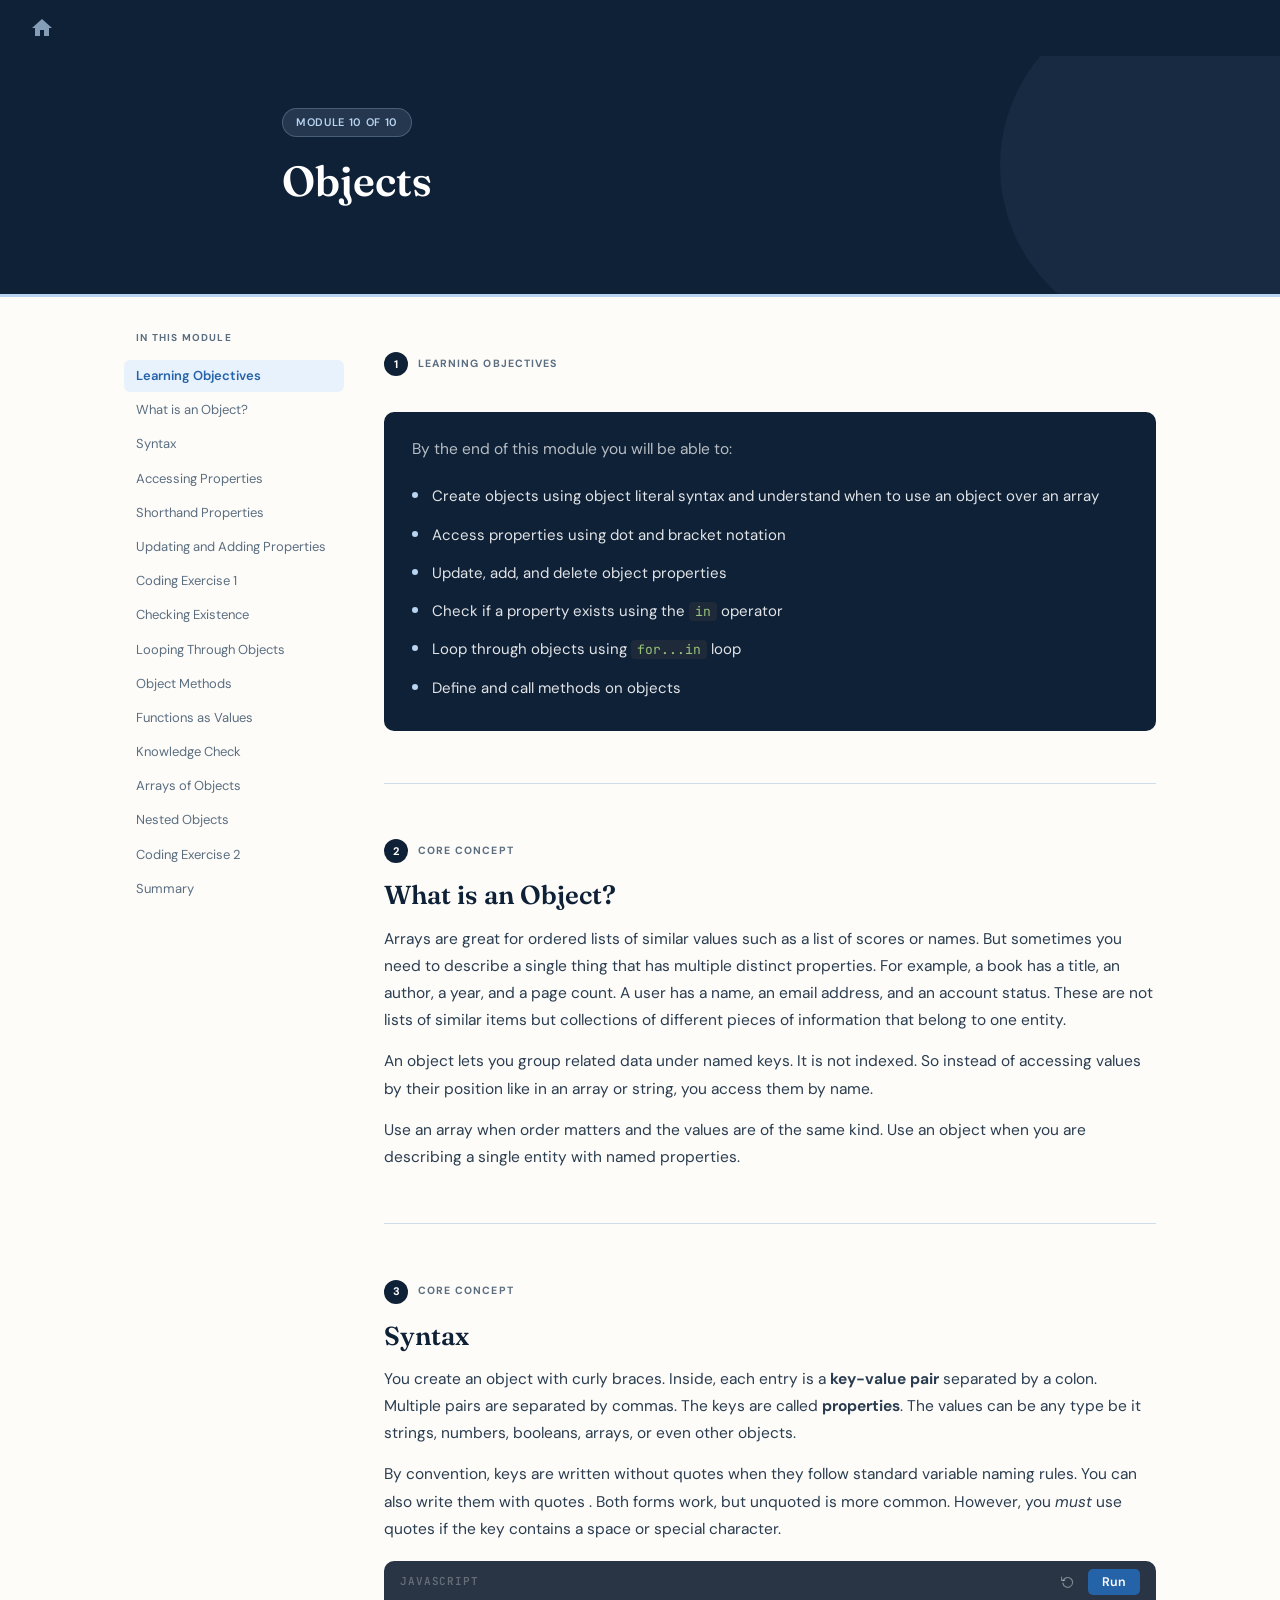
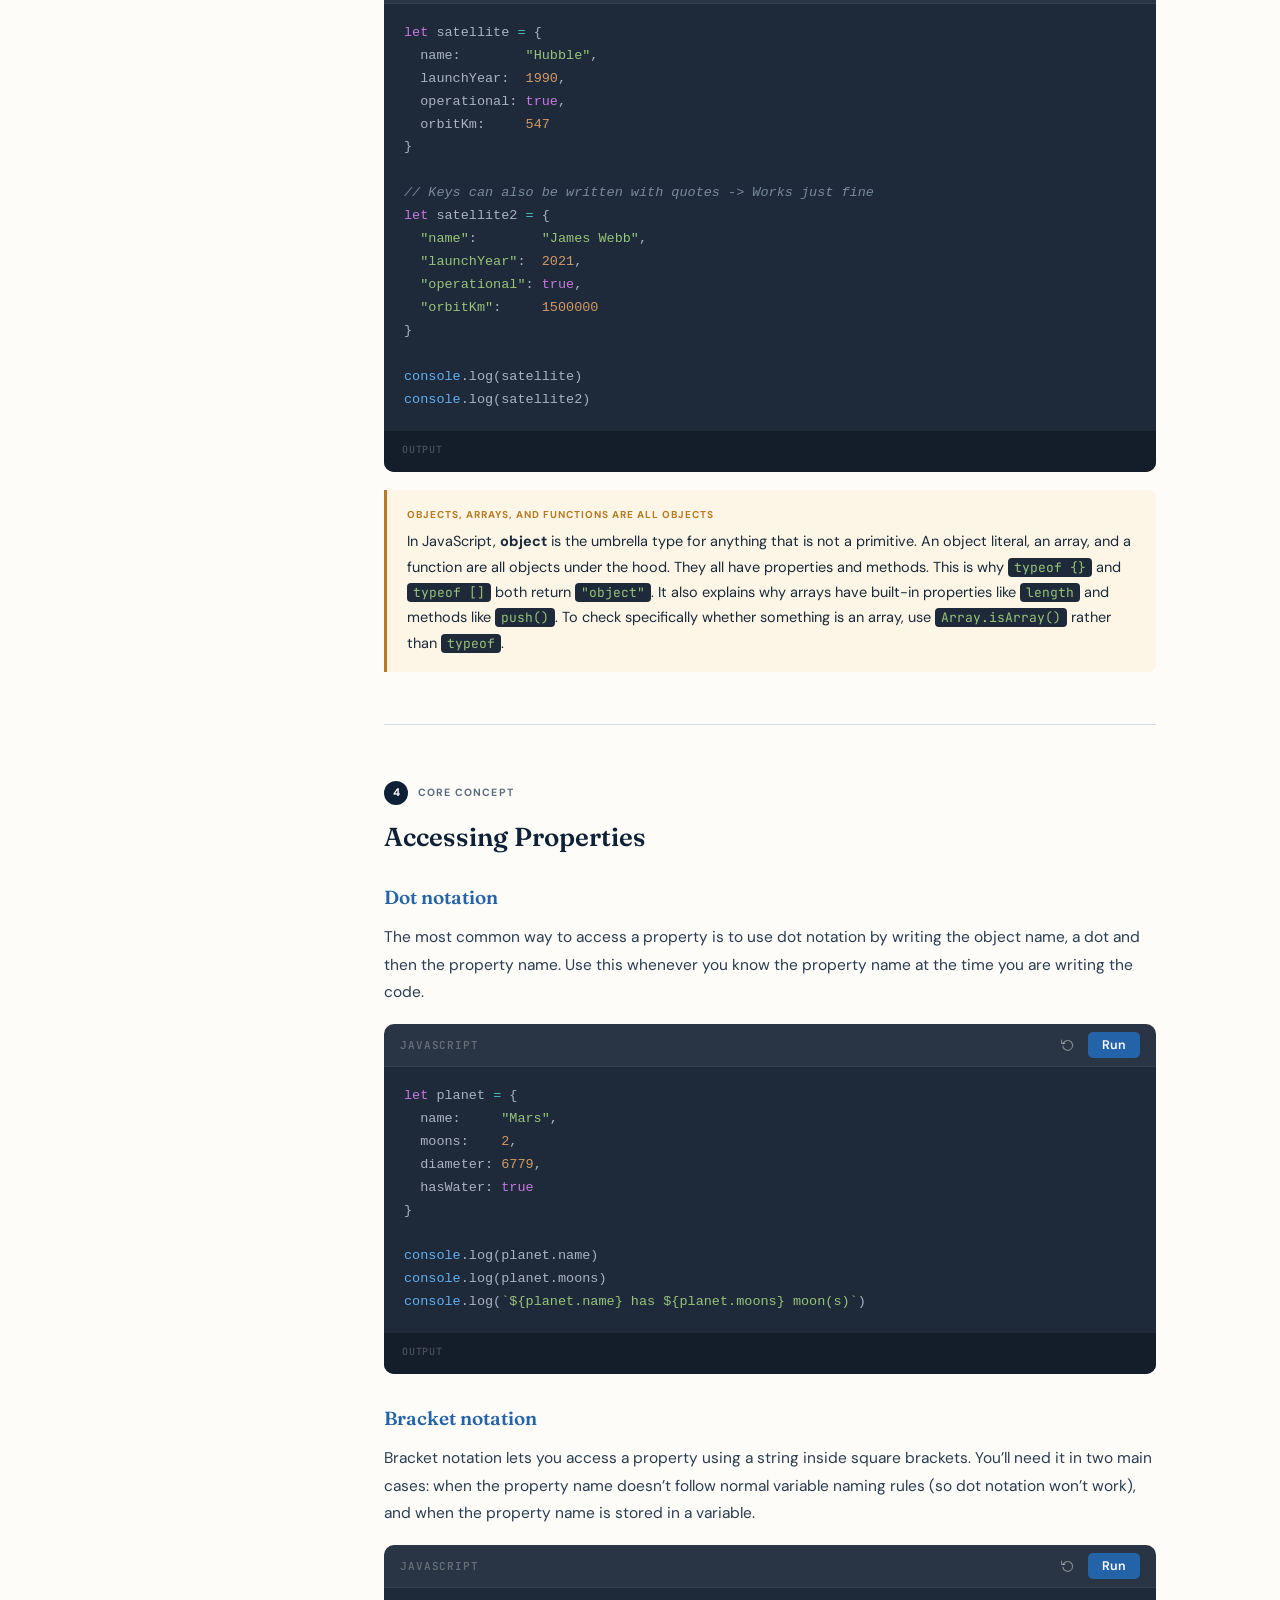
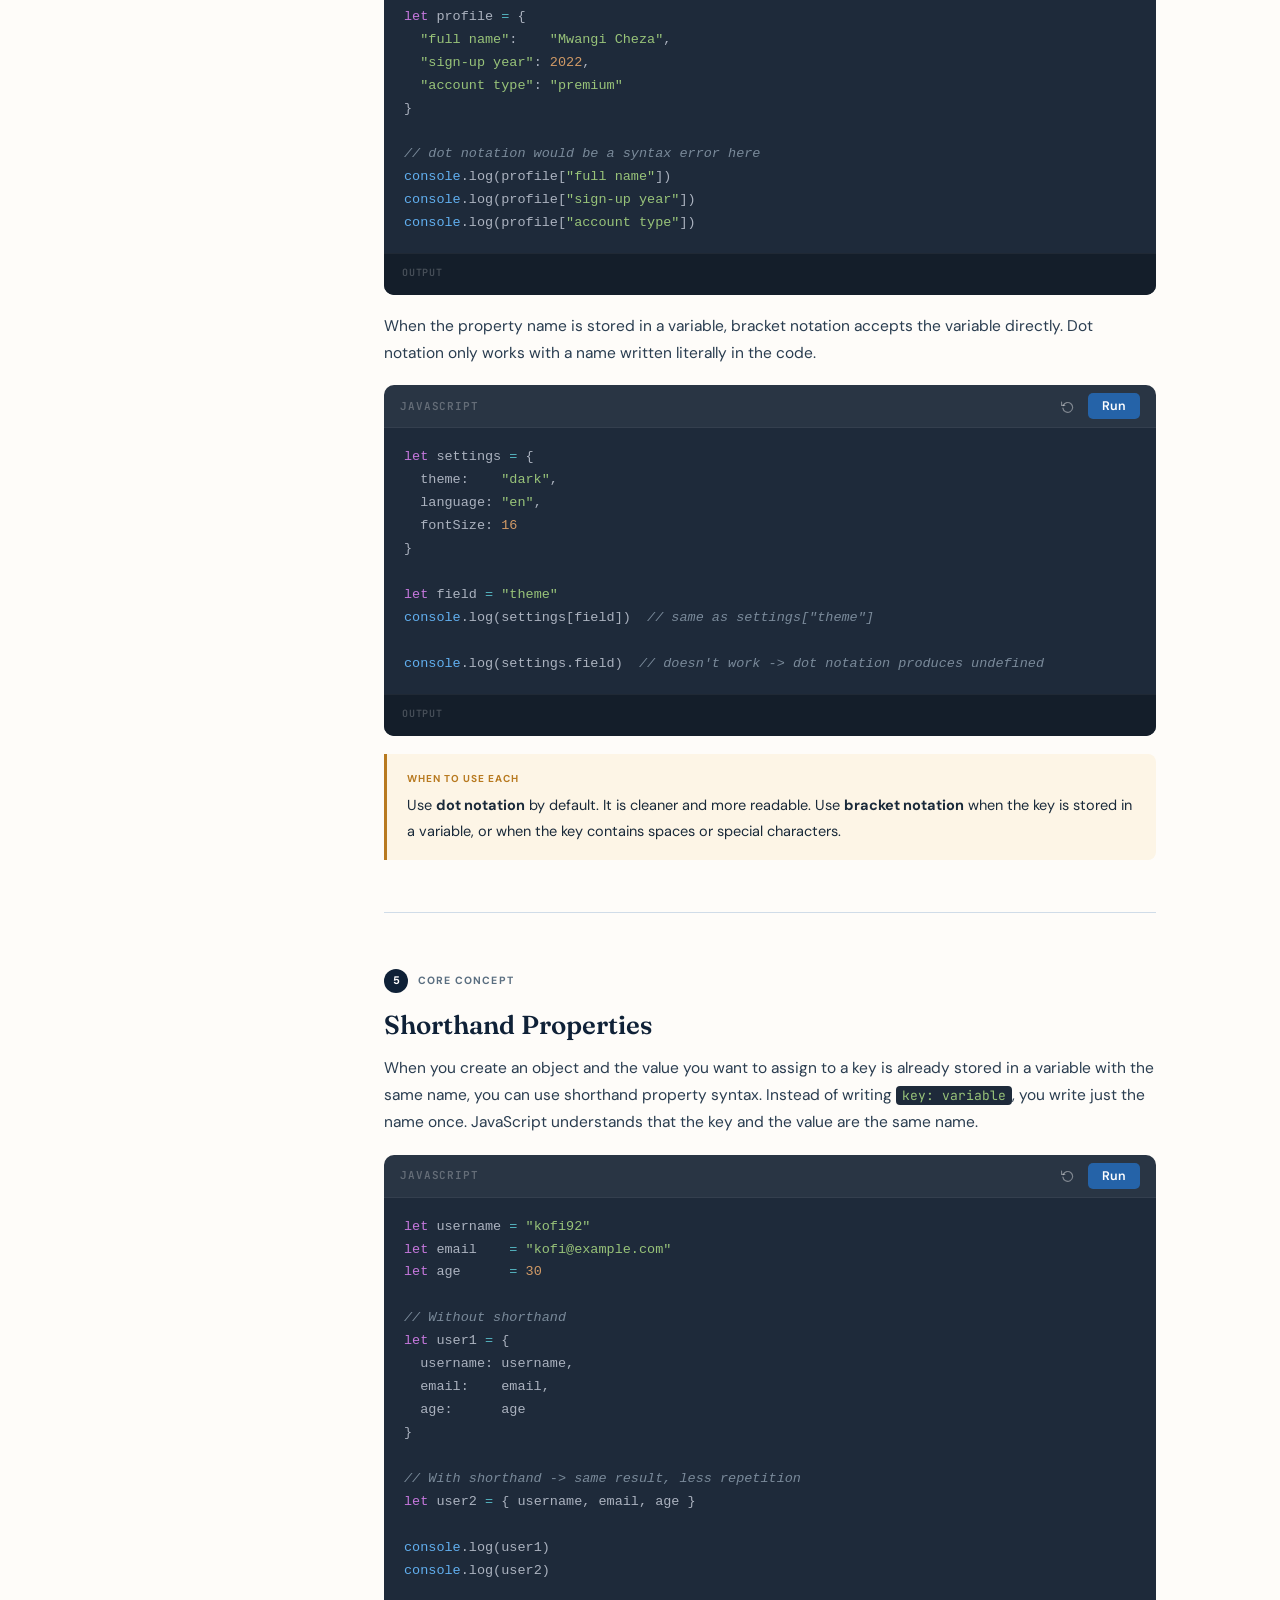
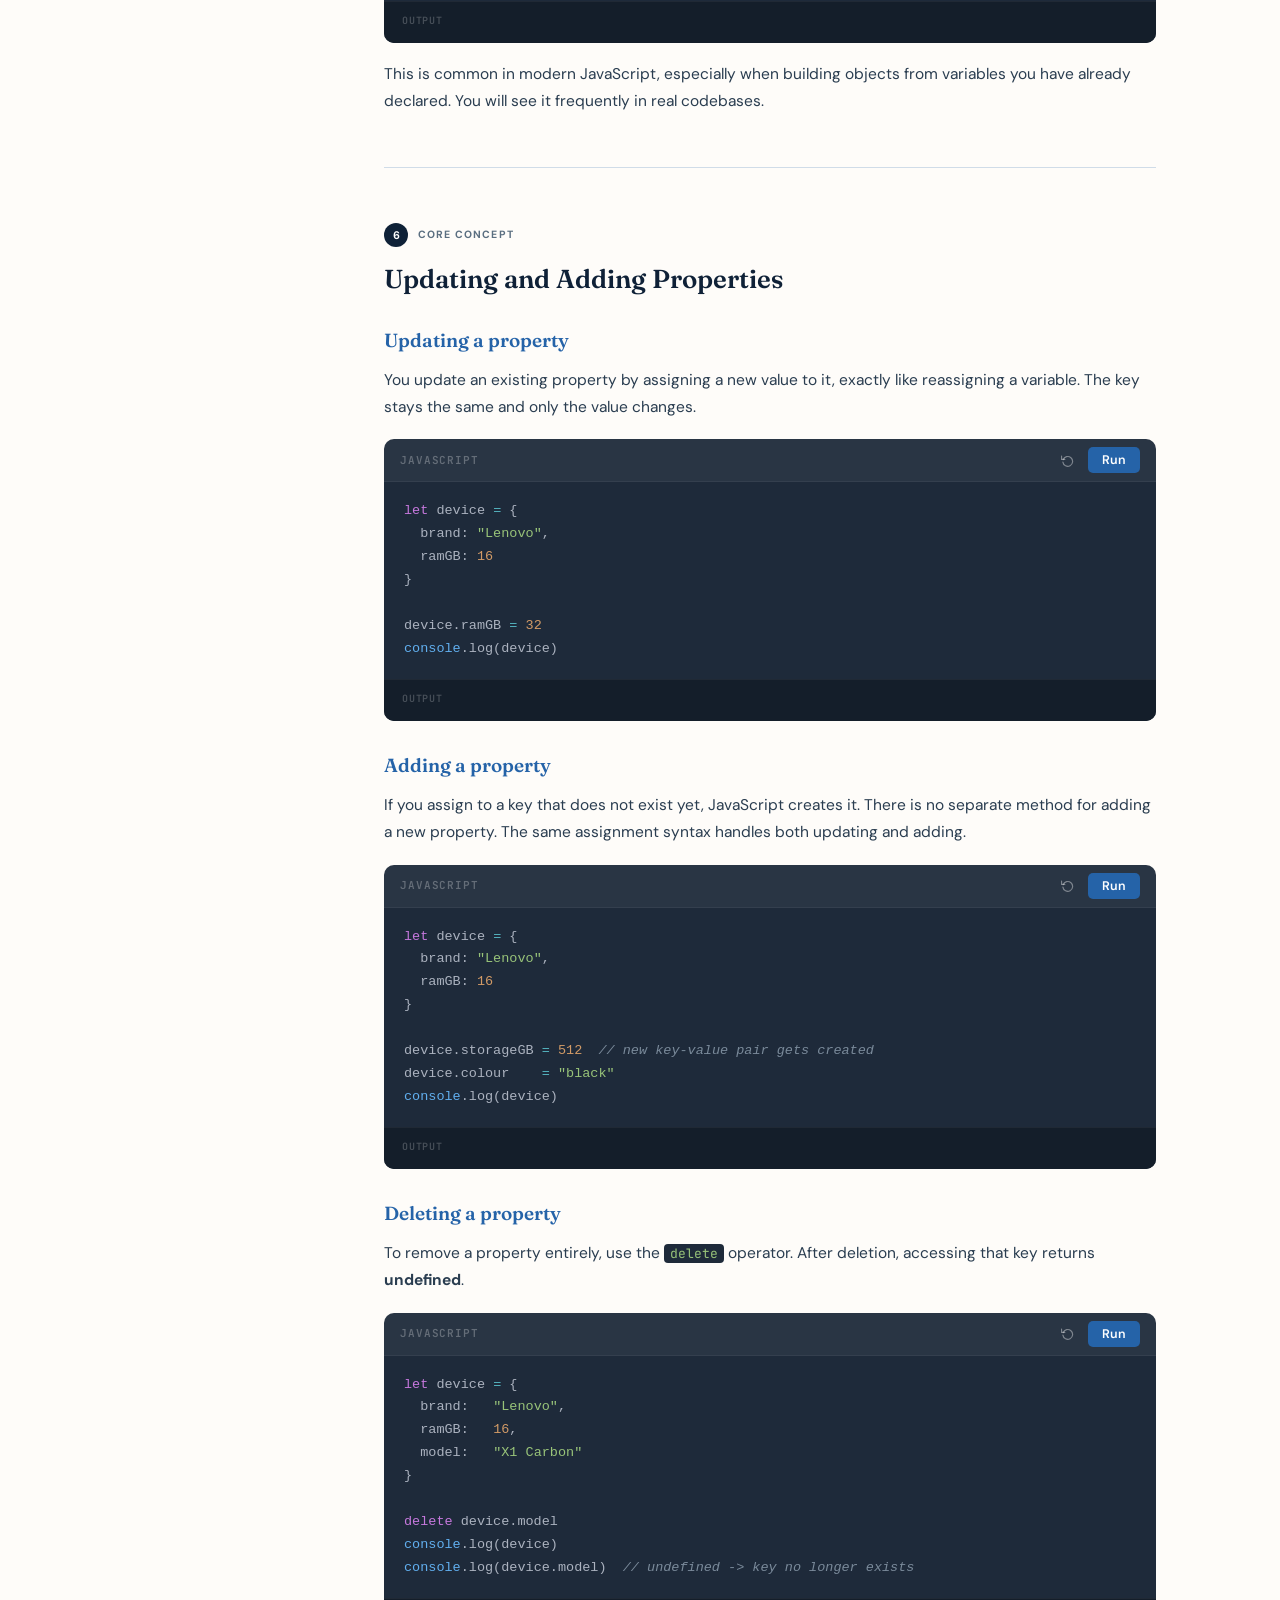
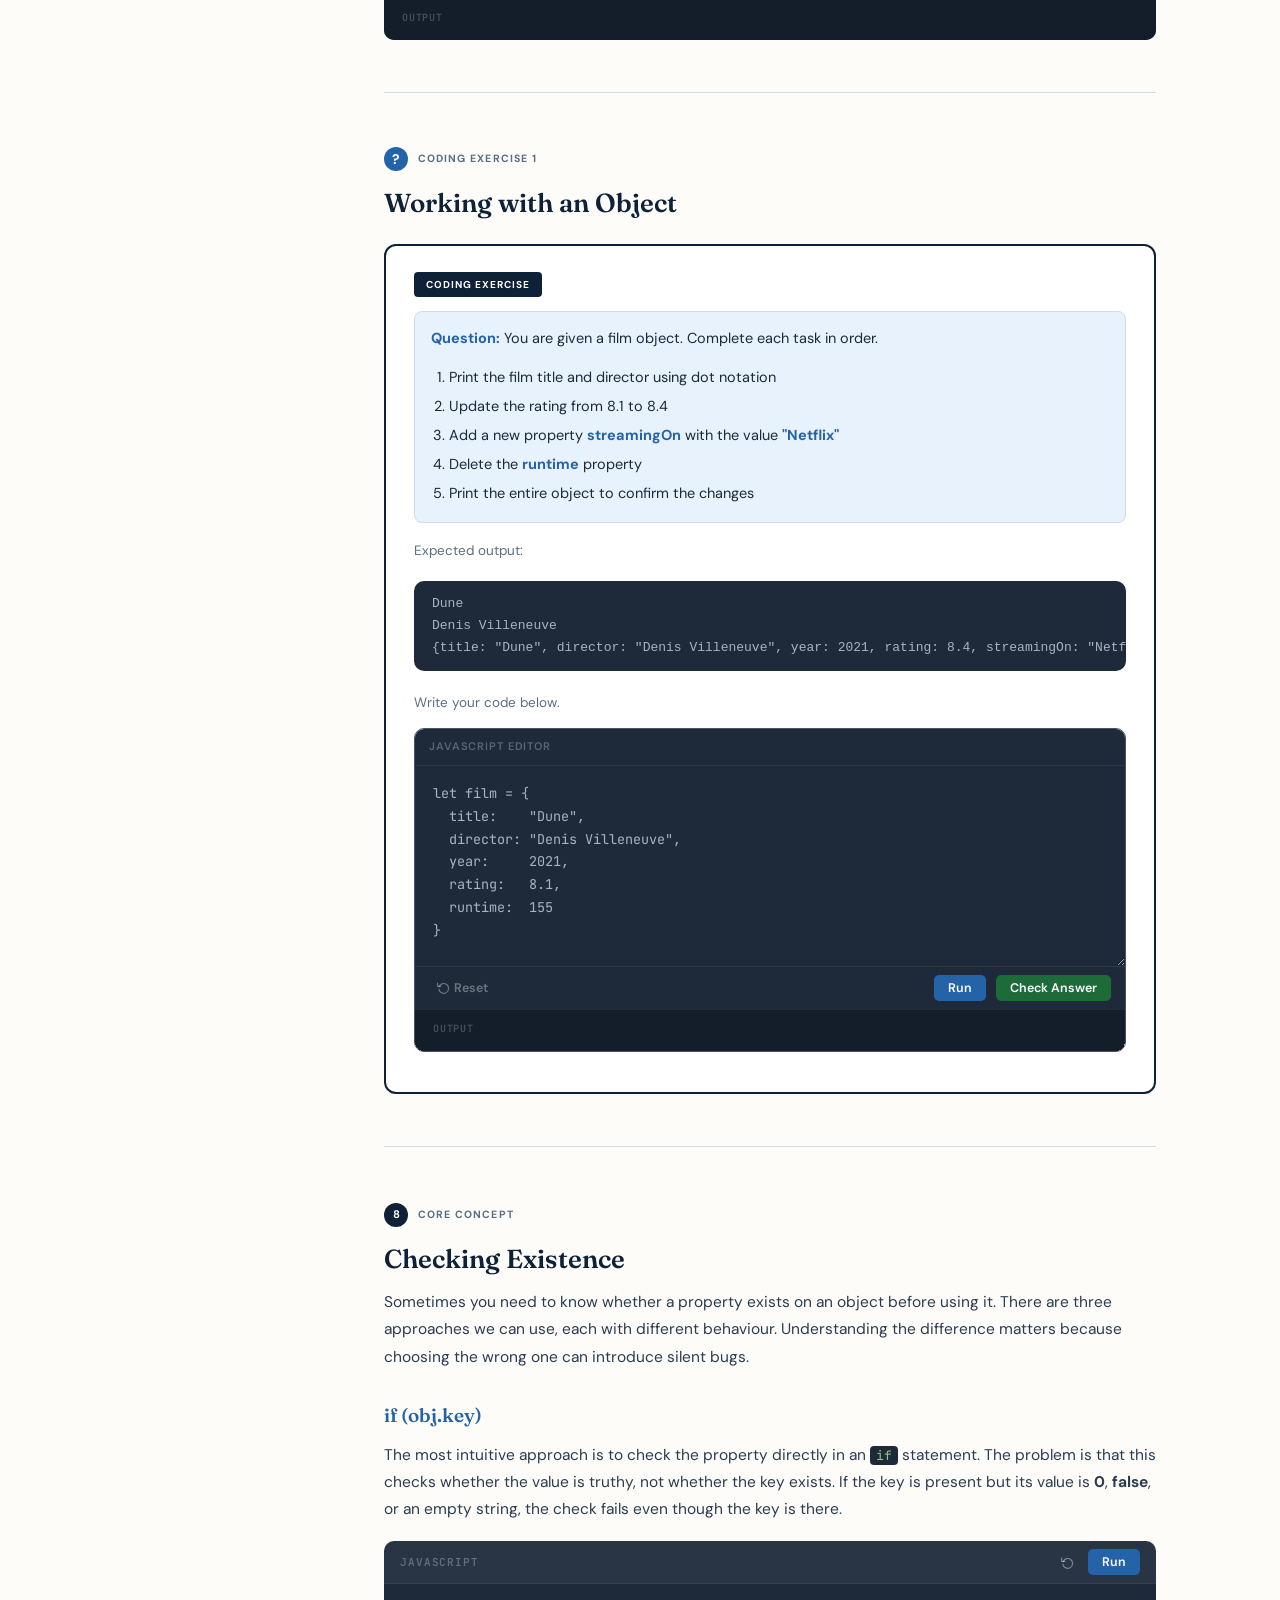
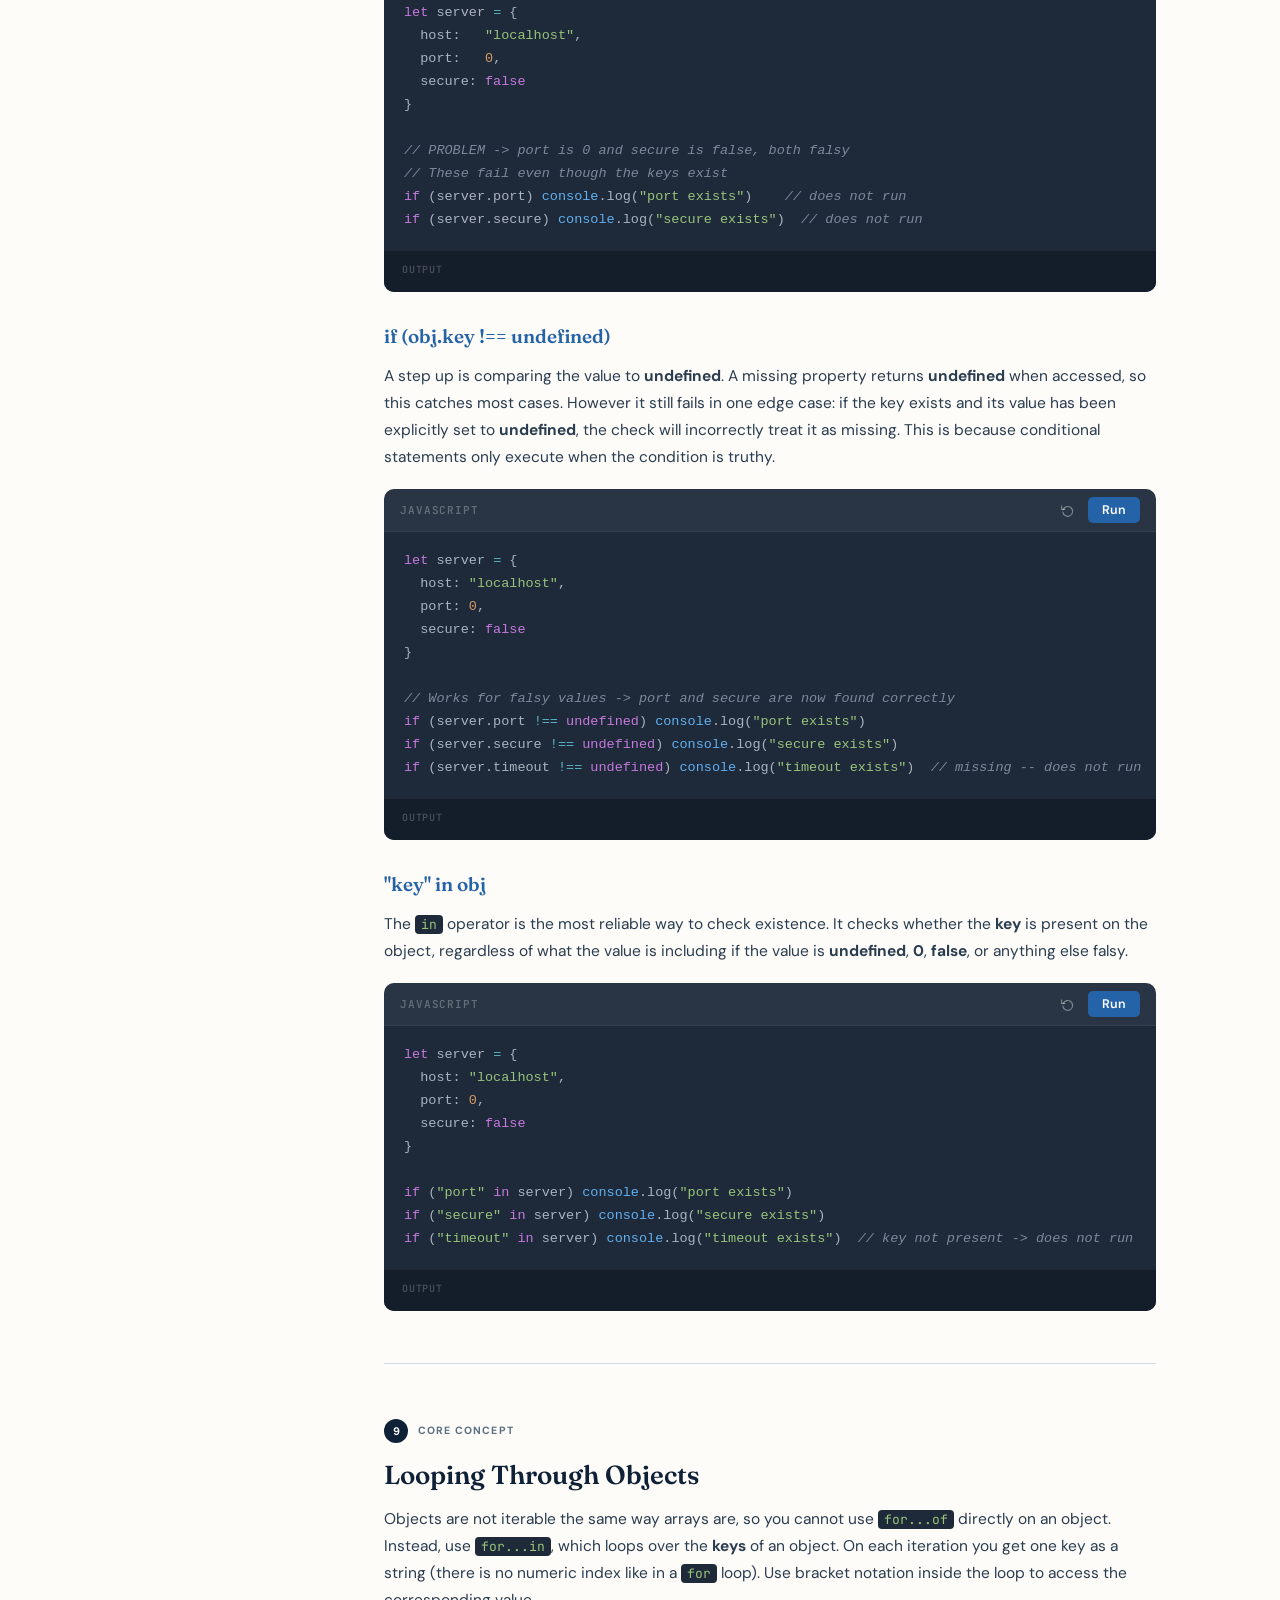
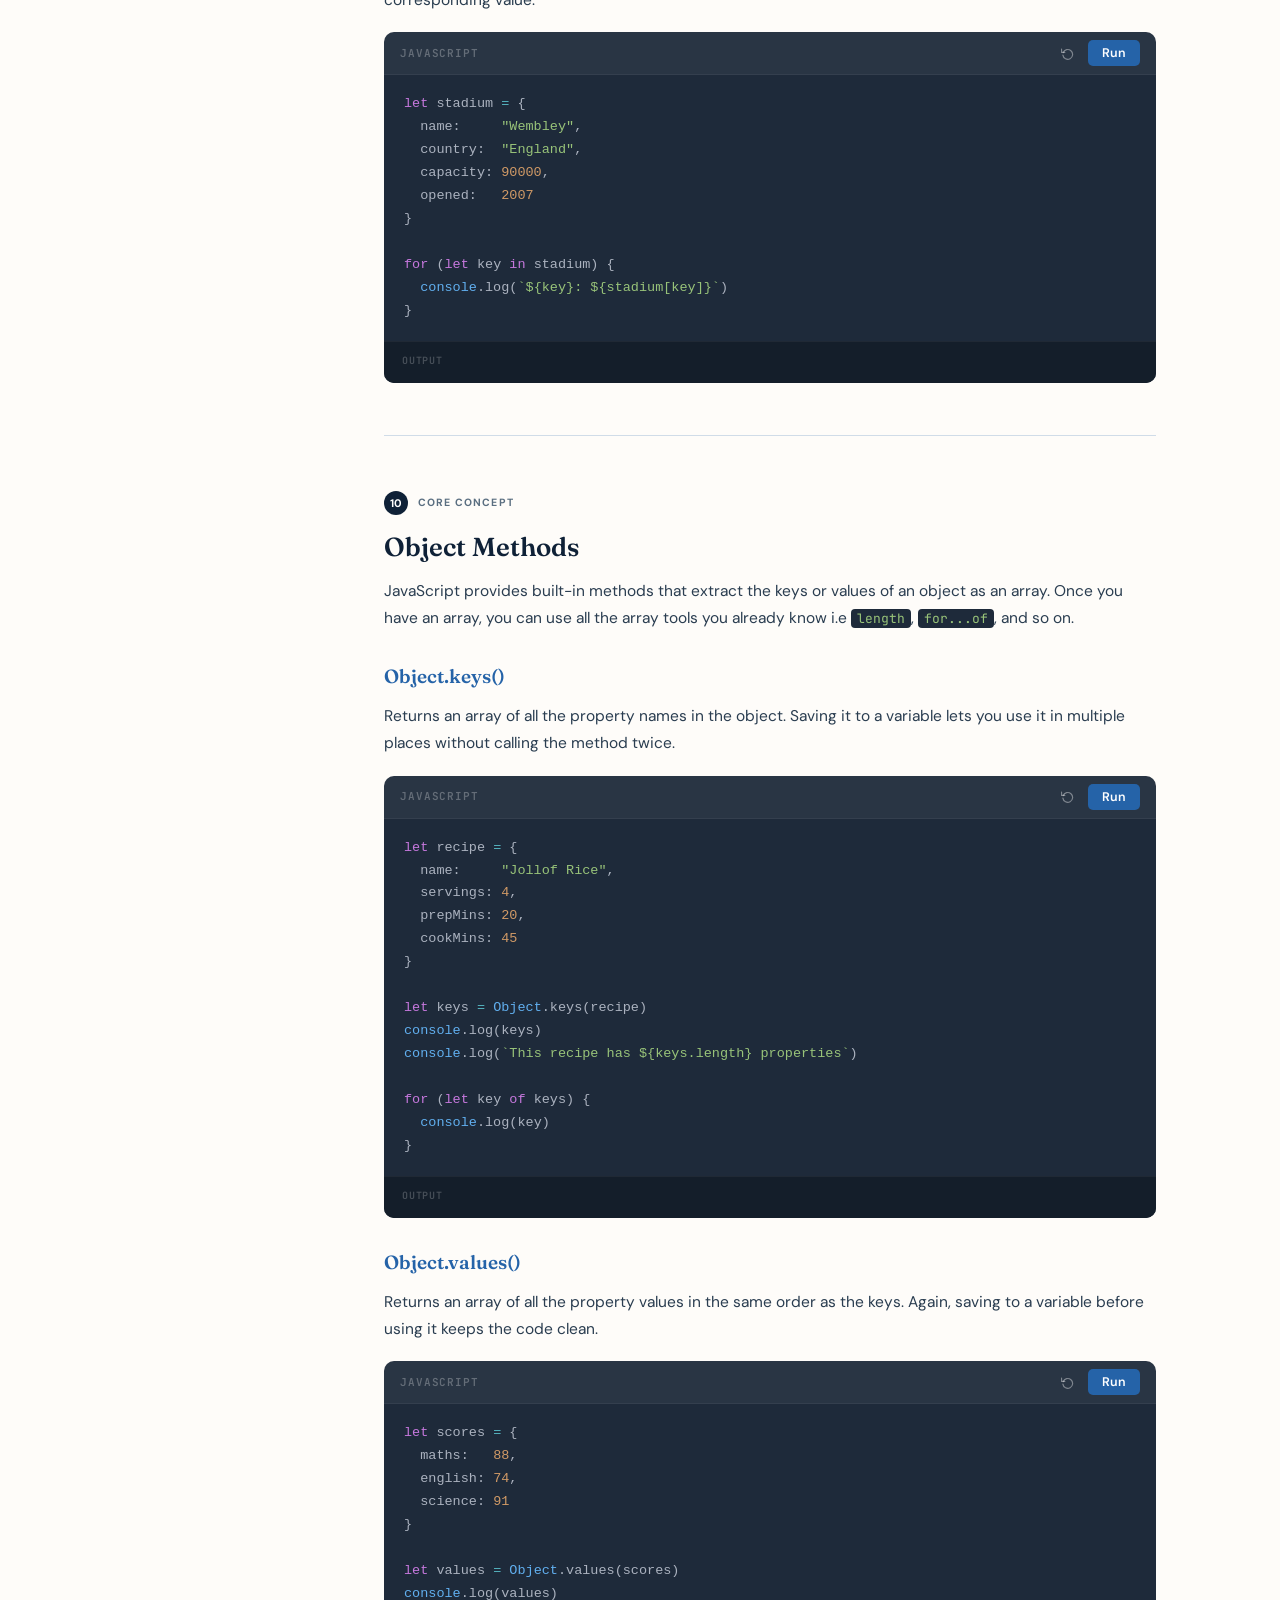
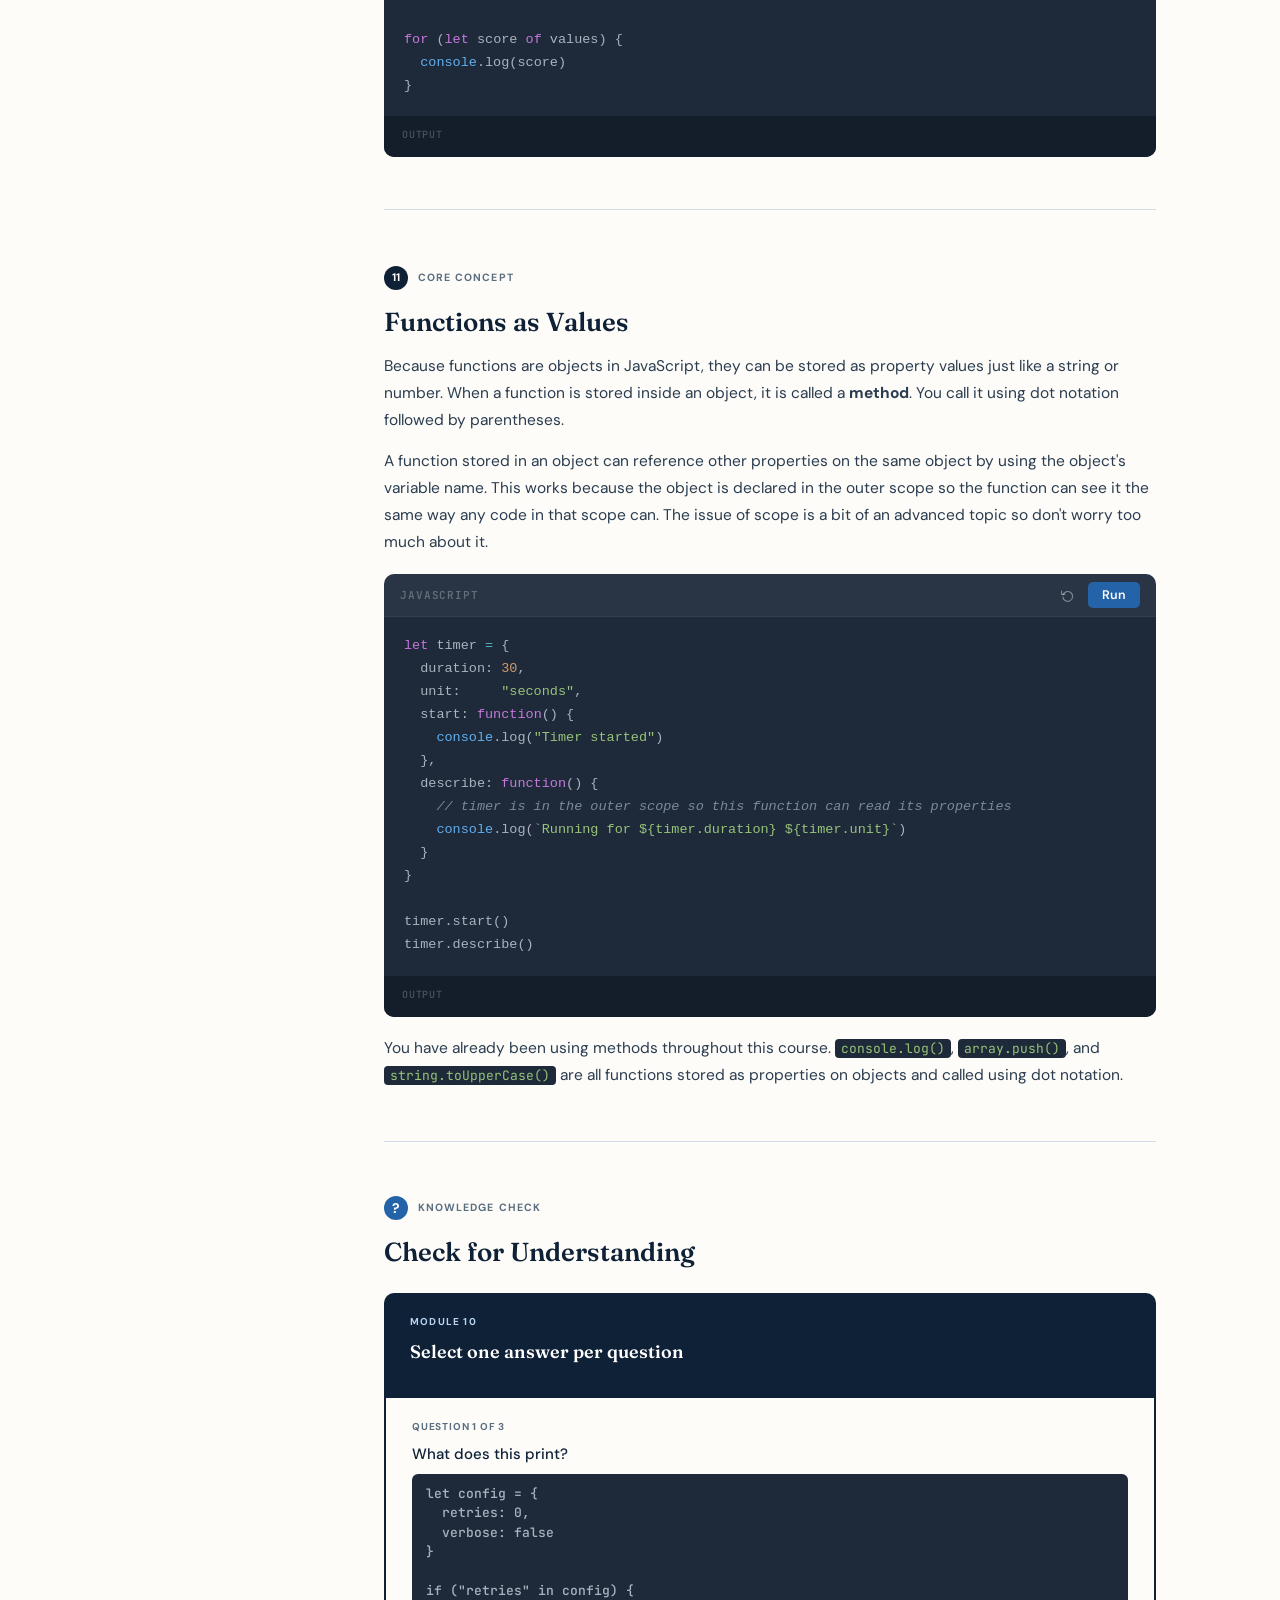
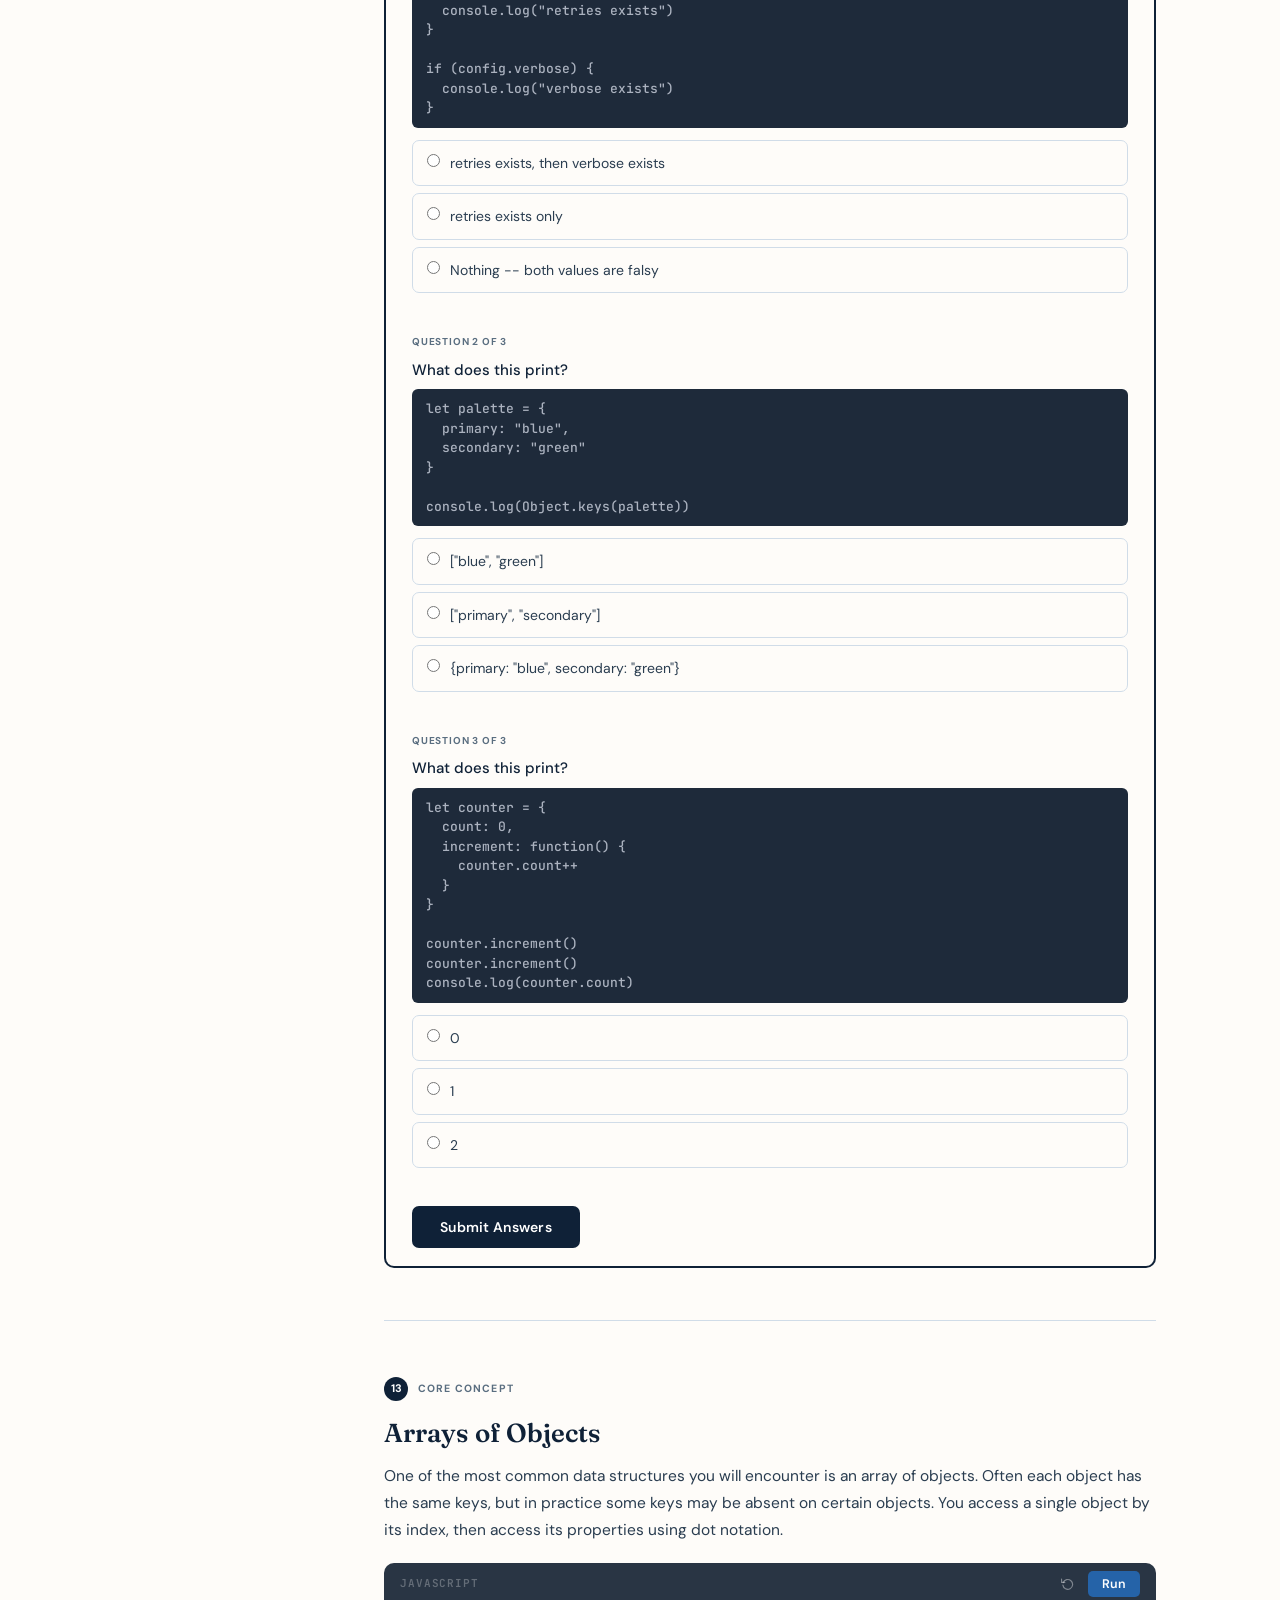
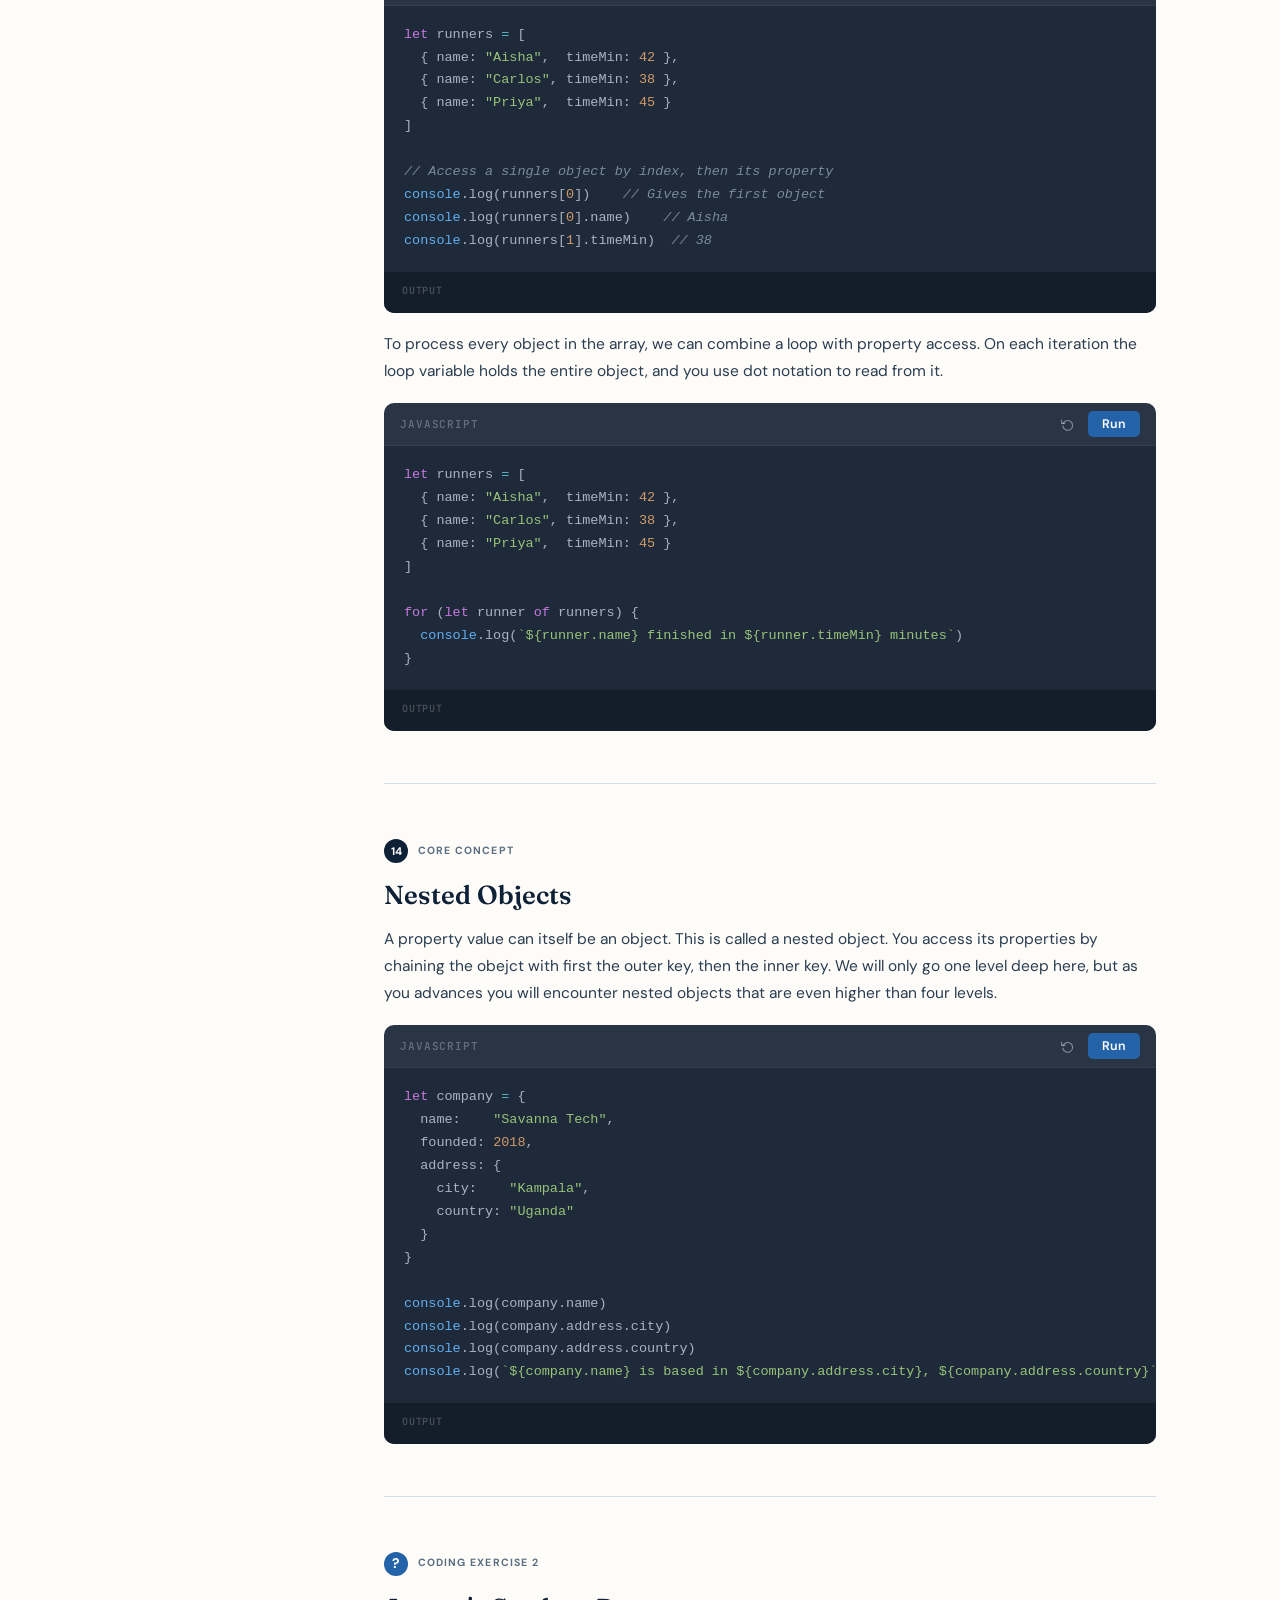
<file: modules/module10.html>
<!doctype html>
<html lang="en">
	<head>
		<meta charset="UTF-8" />
		<meta name="viewport" content="width=device-width, initial-scale=1.0" />
		<title>Module 10: Objects</title>
		<link
			href="https://fonts.googleapis.com/css2?family=Fraunces:opsz,wght@9..144,400;9..144,600&family=DM+Sans:wght@300;400;500;600&family=JetBrains+Mono:wght@400;600&display=swap"
			rel="stylesheet"
		/>
		<link rel="stylesheet" href="../assets/css/main.css" />
	</head>
	<body>
		<nav class="top-nav">
			<a class="top-nav-home" href="../index.html" title="Home">
				<span class="material-icons">home</span>
			</a>
		</nav>

		<header class="lesson-header">
			<div class="header-inner">
				<div class="lesson-meta">
					<span class="badge">Module 10 of 10</span>
				</div>
				<h1>Objects</h1>
			</div>
			<div class="progress-bar-wrap">
				<div class="progress-bar-fill" style="width: 100%"></div>
			</div>
		</header>

		<div class="page-wrap">
			<aside class="sidebar" id="sidebar">
				<div class="sidebar-label">In this module</div>
				<ul class="sidebar-nav">
					<li><a href="#s1">Learning Objectives</a></li>
					<li><a href="#s2">What is an Object?</a></li>
					<li><a href="#s3">Syntax</a></li>
					<li><a href="#s4">Accessing Properties</a></li>
					<li><a href="#s5">Shorthand Properties</a></li>
					<li><a href="#s6">Updating and Adding Properties</a></li>
					<li><a href="#s7">Coding Exercise 1</a></li>
					<li><a href="#s8">Checking Existence</a></li>
					<li><a href="#s9">Looping Through Objects</a></li>
					<li><a href="#s10">Object Methods</a></li>
					<li><a href="#s11">Functions as Values</a></li>
					<li><a href="#s12">Knowledge Check</a></li>
					<li><a href="#s13">Arrays of Objects</a></li>
					<li><a href="#s14">Nested Objects</a></li>
					<li><a href="#s15">Coding Exercise 2</a></li>
					<li><a href="#s16">Summary</a></li>
				</ul>
			</aside>

			<button
				class="sidebar-toggle"
				id="sidebarToggle"
				aria-label="Toggle menu"
			>
				<svg
					viewBox="0 0 24 24"
					fill="none"
					stroke="currentColor"
					stroke-width="2"
					stroke-linecap="round"
					stroke-linejoin="round"
				>
					<line x1="3" y1="6" x2="21" y2="6" />
					<line x1="3" y1="12" x2="21" y2="12" />
					<line x1="3" y1="18" x2="21" y2="18" />
				</svg>
			</button>

			<main class="lesson-body">
				<!-- 1. LEARNING OBJECTIVE -->
				<div class="section" id="s1">
					<div class="section-label">
						<div class="section-num">1</div>
						<span class="section-title-sm">Learning Objectives</span>
					</div>
					<div class="objective-box">
						<p class="obj-intro">
							By the end of this module you will be able to:
						</p>
						<ul class="obj-list">
							<li>
								Create objects using object literal syntax and understand when
								to use an object over an array
							</li>
							<li>Access properties using dot and bracket notation</li>
							<li>Update, add, and delete object properties</li>
							<li>
								Check if a property exists using the <code>in</code> operator
							</li>
							<li>Loop through objects using <code>for...in</code> loop</li>
							<li>Define and call methods on objects</li>
						</ul>
					</div>
				</div>

				<hr class="divider" />

				<!-- 2. WHAT IS AN OBJECT -->
				<div class="section" id="s2">
					<div class="section-label">
						<div class="section-num">2</div>
						<span class="section-title-sm">Core Concept</span>
					</div>
					<h2>What is an Object?</h2>

					<p>
						Arrays are great for ordered lists of similar values such as a list
						of scores or names. But sometimes you need to describe a single
						thing that has multiple distinct properties. For example, a book has
						a title, an author, a year, and a page count. A user has a name, an
						email address, and an account status. These are not lists of similar
						items but collections of different pieces of information that belong
						to one entity.
					</p>

					<p>
						An object lets you group related data under named keys. It is not
						indexed. So instead of accessing values by their position like in an
						array or string, you access them by name.
					</p>

					<p>
						Use an array when order matters and the values are of the same kind.
						Use an object when you are describing a single entity with named
						properties.
					</p>
				</div>

				<hr class="divider" />

				<!-- 3. SYNTAX -->
				<div class="section" id="s3">
					<div class="section-label">
						<div class="section-num">3</div>
						<span class="section-title-sm">Core Concept</span>
					</div>
					<h2>Syntax</h2>

					<p>
						You create an object with curly braces. Inside, each entry is a
						<strong>key-value pair</strong> separated by a colon. Multiple pairs
						are separated by commas. The keys are called
						<strong>properties</strong>. The values can be any type be it
						strings, numbers, booleans, arrays, or even other objects.
					</p>

					<p>
						By convention, keys are written without quotes when they follow
						standard variable naming rules. You can also write them with quotes
						. Both forms work, but unquoted is more common. However, you
						<em>must</em> use quotes if the key contains a space or special
						character.
					</p>

					<div class="code-block">
						<div class="code-block-header">
							<span class="code-lang">JavaScript</span>
							<div class="code-block-btns">
								<button
									class="reset-btn"
									onclick="resetStatic('ex1')"
									title="Reset"
								>
									<svg
										viewBox="0 0 24 24"
										fill="none"
										stroke="currentColor"
										stroke-width="2.2"
										stroke-linecap="round"
										stroke-linejoin="round"
									>
										<polyline points="1 4 1 10 7 10"></polyline>
										<path d="M3.51 15a9 9 0 1 0 .49-4.5"></path>
									</svg></button
								><button class="run-btn" onclick="runStatic('ex1')">Run</button>
							</div>
						</div>
						<pre
							contenteditable="true"
							spellcheck="false"
							id="ex1-code"
						><span class="kw">let</span> satellite <span class="op">=</span> {
  name:        <span class="str">"Hubble"</span>,
  launchYear:  <span class="num">1990</span>,
  operational: <span class="kw">true</span>,
  orbitKm:     <span class="num">547</span>
}

<span class="cmt">// Keys can also be written with quotes -> Works just fine</span>
<span class="kw">let</span> satellite2 <span class="op">=</span> {
  <span class="str">"name"</span>:        <span class="str">"James Webb"</span>,
  <span class="str">"launchYear"</span>:  <span class="num">2021</span>,
  <span class="str">"operational"</span>: <span class="kw">true</span>,
  <span class="str">"orbitKm"</span>:     <span class="num">1500000</span>
}

<span class="fn">console</span>.log(satellite)
<span class="fn">console</span>.log(satellite2)</pre>
						<div class="code-output" id="ex1-output">
							<div class="output-label">Output</div>
						</div>
					</div>

					<div class="callout warn">
						<div class="callout-label">
							Objects, arrays, and functions are all objects
						</div>
						<p>
							In JavaScript, <strong>object</strong> is the umbrella type for
							anything that is not a primitive. An object literal, an array, and
							a function are all objects under the hood. They all have
							properties and methods. This is why <code>typeof {}</code> and
							<code>typeof []</code> both return <code>"object"</code>. It also
							explains why arrays have built-in properties like
							<code>length</code> and methods like <code>push()</code>. To check
							specifically whether something is an array, use
							<code>Array.isArray()</code> rather than <code>typeof</code>.
						</p>
					</div>
				</div>

				<hr class="divider" />

				<!-- 4. ACCESSING PROPERTIES -->
				<div class="section" id="s4">
					<div class="section-label">
						<div class="section-num">4</div>
						<span class="section-title-sm">Core Concept</span>
					</div>
					<h2>Accessing Properties</h2>

					<h3>Dot notation</h3>
					<p>
						The most common way to access a property is to use dot notation by
						writing the object name, a dot and then the property name. Use this
						whenever you know the property name at the time you are writing the
						code.
					</p>

					<div class="code-block">
						<div class="code-block-header">
							<span class="code-lang">JavaScript</span>
							<div class="code-block-btns">
								<button
									class="reset-btn"
									onclick="resetStatic('ex2')"
									title="Reset"
								>
									<svg
										viewBox="0 0 24 24"
										fill="none"
										stroke="currentColor"
										stroke-width="2.2"
										stroke-linecap="round"
										stroke-linejoin="round"
									>
										<polyline points="1 4 1 10 7 10"></polyline>
										<path d="M3.51 15a9 9 0 1 0 .49-4.5"></path>
									</svg></button
								><button class="run-btn" onclick="runStatic('ex2')">Run</button>
							</div>
						</div>
						<pre
							contenteditable="true"
							spellcheck="false"
							id="ex2-code"
						><span class="kw">let</span> planet <span class="op">=</span> {
  name:     <span class="str">"Mars"</span>,
  moons:    <span class="num">2</span>,
  diameter: <span class="num">6779</span>,
  hasWater: <span class="kw">true</span>
}

<span class="fn">console</span>.log(planet.name)
<span class="fn">console</span>.log(planet.moons)
<span class="fn">console</span>.log(<span class="str">`${planet.name} has ${planet.moons} moon(s)`</span>)</pre>
						<div class="code-output" id="ex2-output">
							<div class="output-label">Output</div>
						</div>
					</div>

					<h3>Bracket notation</h3>
					<p>
						Bracket notation lets you access a property using a string inside
						square brackets. You’ll need it in two main cases: when the property
						name doesn’t follow normal variable naming rules (so dot notation
						won’t work), and when the property name is stored in a variable.
					</p>

					<div class="code-block">
						<div class="code-block-header">
							<span class="code-lang">JavaScript</span>
							<div class="code-block-btns">
								<button
									class="reset-btn"
									onclick="resetStatic('ex3a')"
									title="Reset"
								>
									<svg
										viewBox="0 0 24 24"
										fill="none"
										stroke="currentColor"
										stroke-width="2.2"
										stroke-linecap="round"
										stroke-linejoin="round"
									>
										<polyline points="1 4 1 10 7 10"></polyline>
										<path d="M3.51 15a9 9 0 1 0 .49-4.5"></path>
									</svg></button
								><button class="run-btn" onclick="runStatic('ex3a')">
									Run
								</button>
							</div>
						</div>
						<pre
							contenteditable="true"
							spellcheck="false"
							id="ex3a-code"
						><span class="kw">let</span> profile <span class="op">=</span> {
  <span class="str">"full name"</span>:    <span class="str">"Mwangi Cheza"</span>,
  <span class="str">"sign-up year"</span>: <span class="num">2022</span>,
  <span class="str">"account type"</span>: <span class="str">"premium"</span>
}

<span class="cmt">// dot notation would be a syntax error here</span>
<span class="fn">console</span>.log(profile[<span class="str">"full name"</span>])
<span class="fn">console</span>.log(profile[<span class="str">"sign-up year"</span>])
<span class="fn">console</span>.log(profile[<span class="str">"account type"</span>])</pre>
						<div class="code-output" id="ex3a-output">
							<div class="output-label">Output</div>
						</div>
					</div>

					<p>
						When the property name is stored in a variable, bracket notation
						accepts the variable directly. Dot notation only works with a name
						written literally in the code.
					</p>

					<div class="code-block">
						<div class="code-block-header">
							<span class="code-lang">JavaScript</span>
							<div class="code-block-btns">
								<button
									class="reset-btn"
									onclick="resetStatic('ex3b')"
									title="Reset"
								>
									<svg
										viewBox="0 0 24 24"
										fill="none"
										stroke="currentColor"
										stroke-width="2.2"
										stroke-linecap="round"
										stroke-linejoin="round"
									>
										<polyline points="1 4 1 10 7 10"></polyline>
										<path d="M3.51 15a9 9 0 1 0 .49-4.5"></path>
									</svg></button
								><button class="run-btn" onclick="runStatic('ex3b')">
									Run
								</button>
							</div>
						</div>
						<pre
							contenteditable="true"
							spellcheck="false"
							id="ex3b-code"
						><span class="kw">let</span> settings <span class="op">=</span> {
  theme:    <span class="str">"dark"</span>,
  language: <span class="str">"en"</span>,
  fontSize: <span class="num">16</span>
}

<span class="kw">let</span> field <span class="op">=</span> <span class="str">"theme"</span>
<span class="fn">console</span>.log(settings[field])  <span class="cmt">// same as settings["theme"]</span>

<span class="fn">console</span>.log(settings.field)  <span class="cmt">// doesn't work -> dot notation produces undefined</span></pre>
						<div class="code-output" id="ex3b-output">
							<div class="output-label">Output</div>
						</div>
					</div>

					<div class="callout warn">
						<div class="callout-label">When to use each</div>
						<p>
							Use <strong>dot notation</strong> by default. It is cleaner and
							more readable. Use <strong>bracket notation</strong> when the key
							is stored in a variable, or when the key contains spaces or
							special characters.
						</p>
					</div>
				</div>

				<hr class="divider" />

				<!-- 5. SHORTHAND PROPERTIES -->
				<div class="section" id="s5">
					<div class="section-label">
						<div class="section-num">5</div>
						<span class="section-title-sm">Core Concept</span>
					</div>
					<h2>Shorthand Properties</h2>

					<p>
						When you create an object and the value you want to assign to a key
						is already stored in a variable with the same name, you can use
						shorthand property syntax. Instead of writing
						<code>key: variable</code>, you write just the name once. JavaScript
						understands that the key and the value are the same name.
					</p>

					<div class="code-block">
						<div class="code-block-header">
							<span class="code-lang">JavaScript</span>
							<div class="code-block-btns">
								<button
									class="reset-btn"
									onclick="resetStatic('ex4')"
									title="Reset"
								>
									<svg
										viewBox="0 0 24 24"
										fill="none"
										stroke="currentColor"
										stroke-width="2.2"
										stroke-linecap="round"
										stroke-linejoin="round"
									>
										<polyline points="1 4 1 10 7 10"></polyline>
										<path d="M3.51 15a9 9 0 1 0 .49-4.5"></path>
									</svg></button
								><button class="run-btn" onclick="runStatic('ex4')">Run</button>
							</div>
						</div>
						<pre
							contenteditable="true"
							spellcheck="false"
							id="ex4-code"
						><span class="kw">let</span> username <span class="op">=</span> <span class="str">"kofi92"</span>
<span class="kw">let</span> email    <span class="op">=</span> <span class="str">"kofi@example.com"</span>
<span class="kw">let</span> age      <span class="op">=</span> <span class="num">30</span>

<span class="cmt">// Without shorthand</span>
<span class="kw">let</span> user1 <span class="op">=</span> {
  username: username,
  email:    email,
  age:      age
}

<span class="cmt">// With shorthand -> same result, less repetition</span>
<span class="kw">let</span> user2 <span class="op">=</span> { username, email, age }

<span class="fn">console</span>.log(user1)
<span class="fn">console</span>.log(user2)</pre>
						<div class="code-output" id="ex4-output">
							<div class="output-label">Output</div>
						</div>
					</div>

					<p>
						This is common in modern JavaScript, especially when building
						objects from variables you have already declared. You will see it
						frequently in real codebases.
					</p>
				</div>

				<hr class="divider" />

				<!-- 6. UPDATING AND ADDING PROPERTIES -->
				<div class="section" id="s6">
					<div class="section-label">
						<div class="section-num">6</div>
						<span class="section-title-sm">Core Concept</span>
					</div>
					<h2>Updating and Adding Properties</h2>

					<h3>Updating a property</h3>
					<p>
						You update an existing property by assigning a new value to it,
						exactly like reassigning a variable. The key stays the same and only
						the value changes.
					</p>

					<div class="code-block">
						<div class="code-block-header">
							<span class="code-lang">JavaScript</span>
							<div class="code-block-btns">
								<button
									class="reset-btn"
									onclick="resetStatic('ex5a')"
									title="Reset"
								>
									<svg
										viewBox="0 0 24 24"
										fill="none"
										stroke="currentColor"
										stroke-width="2.2"
										stroke-linecap="round"
										stroke-linejoin="round"
									>
										<polyline points="1 4 1 10 7 10"></polyline>
										<path d="M3.51 15a9 9 0 1 0 .49-4.5"></path>
									</svg></button
								><button class="run-btn" onclick="runStatic('ex5a')">
									Run
								</button>
							</div>
						</div>
						<pre
							contenteditable="true"
							spellcheck="false"
							id="ex5a-code"
						><span class="kw">let</span> device <span class="op">=</span> {
  brand: <span class="str">"Lenovo"</span>,
  ramGB: <span class="num">16</span>
}

device.ramGB <span class="op">=</span> <span class="num">32</span>
<span class="fn">console</span>.log(device)</pre>
						<div class="code-output" id="ex5a-output">
							<div class="output-label">Output</div>
						</div>
					</div>

					<h3>Adding a property</h3>
					<p>
						If you assign to a key that does not exist yet, JavaScript creates
						it. There is no separate method for adding a new property. The same
						assignment syntax handles both updating and adding.
					</p>

					<div class="code-block">
						<div class="code-block-header">
							<span class="code-lang">JavaScript</span>
							<div class="code-block-btns">
								<button
									class="reset-btn"
									onclick="resetStatic('ex5b')"
									title="Reset"
								>
									<svg
										viewBox="0 0 24 24"
										fill="none"
										stroke="currentColor"
										stroke-width="2.2"
										stroke-linecap="round"
										stroke-linejoin="round"
									>
										<polyline points="1 4 1 10 7 10"></polyline>
										<path d="M3.51 15a9 9 0 1 0 .49-4.5"></path>
									</svg></button
								><button class="run-btn" onclick="runStatic('ex5b')">
									Run
								</button>
							</div>
						</div>
						<pre
							contenteditable="true"
							spellcheck="false"
							id="ex5b-code"
						><span class="kw">let</span> device <span class="op">=</span> {
  brand: <span class="str">"Lenovo"</span>,
  ramGB: <span class="num">16</span>
}

device.storageGB <span class="op">=</span> <span class="num">512</span>  <span class="cmt">// new key-value pair gets created</span>
device.colour    <span class="op">=</span> <span class="str">"black"</span>
<span class="fn">console</span>.log(device)</pre>
						<div class="code-output" id="ex5b-output">
							<div class="output-label">Output</div>
						</div>
					</div>

					<h3>Deleting a property</h3>
					<p>
						To remove a property entirely, use the <code>delete</code> operator.
						After deletion, accessing that key returns
						<strong>undefined</strong>.
					</p>

					<div class="code-block">
						<div class="code-block-header">
							<span class="code-lang">JavaScript</span>
							<div class="code-block-btns">
								<button
									class="reset-btn"
									onclick="resetStatic('ex5c')"
									title="Reset"
								>
									<svg
										viewBox="0 0 24 24"
										fill="none"
										stroke="currentColor"
										stroke-width="2.2"
										stroke-linecap="round"
										stroke-linejoin="round"
									>
										<polyline points="1 4 1 10 7 10"></polyline>
										<path d="M3.51 15a9 9 0 1 0 .49-4.5"></path>
									</svg></button
								><button class="run-btn" onclick="runStatic('ex5c')">
									Run
								</button>
							</div>
						</div>
						<pre
							contenteditable="true"
							spellcheck="false"
							id="ex5c-code"
						><span class="kw">let</span> device <span class="op">=</span> {
  brand:   <span class="str">"Lenovo"</span>,
  ramGB:   <span class="num">16</span>,
  model:   <span class="str">"X1 Carbon"</span>
}

<span class="kw">delete</span> device.model
<span class="fn">console</span>.log(device)
<span class="fn">console</span>.log(device.model)  <span class="cmt">// undefined -> key no longer exists</span></pre>
						<div class="code-output" id="ex5c-output">
							<div class="output-label">Output</div>
						</div>
					</div>
				</div>

				<hr class="divider" />

				<!-- 7. CODING EXERCISE 1 -->
				<div class="section" id="s7">
					<div class="section-label">
						<div class="section-num question">?</div>
						<span class="section-title-sm">Coding Exercise 1</span>
					</div>
					<h2>Working with an Object</h2>

					<div class="activity-box">
						<div class="activity-header">
							<span class="activity-tag">Coding Exercise</span>
						</div>
						<div class="activity-scenario">
							<strong>Question:</strong> You are given a film object. Complete
							each task in order.
							<ol style="margin-top: 12px; padding-left: 18px; line-height: 2">
								<li>Print the film title and director using dot notation</li>
								<li>Update the rating from 8.1 to 8.4</li>
								<li>
									Add a new property <strong>streamingOn</strong> with the value
									<strong>"Netflix"</strong>
								</li>
								<li>Delete the <strong>runtime</strong> property</li>
								<li>Print the entire object to confirm the changes</li>
							</ol>
						</div>

						<p
							style="
								font-size: 13.5px;
								color: var(--muted);
								margin-bottom: 10px;
							"
						>
							Expected output:
						</p>
						<div class="code-block" style="margin-bottom: 16px">
							<pre style="padding: 12px 18px; color: #abb2bf; font-size: 13px">
Dune
Denis Villeneuve
{title: "Dune", director: "Denis Villeneuve", year: 2021, rating: 8.4, streamingOn: "Netflix"}</pre
							>
						</div>

						<p
							style="
								font-size: 13.5px;
								color: var(--muted);
								margin-top: 20px;
								margin-bottom: 8px;
							"
						>
							Write your code below.
						</p>
						<div class="editor-wrap" id="editor1">
							<div class="editor-header">
								<span class="editor-label">JavaScript Editor</span>
							</div>
							<textarea
								class="editor-textarea"
								id="editor1-code"
								spellcheck="false"
							>
let film = {
  title:    "Dune",
  director: "Denis Villeneuve",
  year:     2021,
  rating:   8.1,
  runtime:  155
}

// 1. Print title and director


// 2. Update rating to 8.4


// 3. Add streamingOn: "Netflix"


// 4. Delete runtime


// 5. Print the object
</textarea
							>
							<div class="editor-footer">
								<button
									class="editor-reset-btn"
									onclick="resetEditor('editor1')"
									title="Reset code"
								>
									<svg
										viewBox="0 0 24 24"
										fill="none"
										stroke="currentColor"
										stroke-width="2.2"
										stroke-linecap="round"
										stroke-linejoin="round"
									>
										<polyline points="1 4 1 10 7 10"></polyline>
										<path d="M3.51 15a9 9 0 1 0 .49-4.5"></path>
									</svg>
									Reset
								</button>
								<div class="spacer"></div>
								<button class="run-btn" onclick="runCode('editor1')">
									Run
								</button>
								<button class="check-btn" onclick="checkAnswer('ex1')">
									Check Answer
								</button>
							</div>
							<div class="output-area" id="editor1-output">
								<div class="output-label">Output</div>
							</div>
						</div>
						<div class="check-result" id="checkResult1"></div>
					</div>
				</div>

				<hr class="divider" />

				<!-- 8. CHECKING EXISTENCE -->
				<div class="section" id="s8">
					<div class="section-label">
						<div class="section-num">8</div>
						<span class="section-title-sm">Core Concept</span>
					</div>
					<h2>Checking Existence</h2>

					<p>
						Sometimes you need to know whether a property exists on an object
						before using it. There are three approaches we can use, each with
						different behaviour. Understanding the difference matters because
						choosing the wrong one can introduce silent bugs.
					</p>

					<h3>if (obj.key)</h3>
					<p>
						The most intuitive approach is to check the property directly in an
						<code>if</code> statement. The problem is that this checks whether
						the value is truthy, not whether the key exists. If the key is
						present but its value is <strong>0</strong>, <strong>false</strong>,
						or an empty string, the check fails even though the key is there.
					</p>

					<div class="code-block">
						<div class="code-block-header">
							<span class="code-lang">JavaScript</span>
							<div class="code-block-btns">
								<button
									class="reset-btn"
									onclick="resetStatic('ex6a')"
									title="Reset"
								>
									<svg
										viewBox="0 0 24 24"
										fill="none"
										stroke="currentColor"
										stroke-width="2.2"
										stroke-linecap="round"
										stroke-linejoin="round"
									>
										<polyline points="1 4 1 10 7 10"></polyline>
										<path d="M3.51 15a9 9 0 1 0 .49-4.5"></path>
									</svg></button
								><button class="run-btn" onclick="runStatic('ex6a')">
									Run
								</button>
							</div>
						</div>
						<pre
							contenteditable="true"
							spellcheck="false"
							id="ex6a-code"
						><span class="kw">let</span> server <span class="op">=</span> {
  host:   <span class="str">"localhost"</span>,
  port:   <span class="num">0</span>,
  secure: <span class="kw">false</span>
}

<span class="cmt">// PROBLEM -> port is 0 and secure is false, both falsy</span>
<span class="cmt">// These fail even though the keys exist</span>
<span class="kw">if</span> (server.port) <span class="fn">console</span>.log(<span class="str">"port exists"</span>)    <span class="cmt">// does not run</span>
<span class="kw">if</span> (server.secure) <span class="fn">console</span>.log(<span class="str">"secure exists"</span>)  <span class="cmt">// does not run</span></pre>
						<div class="code-output" id="ex6a-output">
							<div class="output-label">Output</div>
						</div>
					</div>

					<h3>if (obj.key !== undefined)</h3>
					<p>
						A step up is comparing the value to <strong>undefined</strong>. A
						missing property returns <strong>undefined</strong> when accessed,
						so this catches most cases. However it still fails in one edge case:
						if the key exists and its value has been explicitly set to
						<strong>undefined</strong>, the check will incorrectly treat it as
						missing. This is because conditional statements only execute when
						the condition is truthy.
					</p>

					<div class="code-block">
						<div class="code-block-header">
							<span class="code-lang">JavaScript</span>
							<div class="code-block-btns">
								<button
									class="reset-btn"
									onclick="resetStatic('ex6b')"
									title="Reset"
								>
									<svg
										viewBox="0 0 24 24"
										fill="none"
										stroke="currentColor"
										stroke-width="2.2"
										stroke-linecap="round"
										stroke-linejoin="round"
									>
										<polyline points="1 4 1 10 7 10"></polyline>
										<path d="M3.51 15a9 9 0 1 0 .49-4.5"></path>
									</svg></button
								><button class="run-btn" onclick="runStatic('ex6b')">
									Run
								</button>
							</div>
						</div>
						<pre
							contenteditable="true"
							spellcheck="false"
							id="ex6b-code"
						><span class="kw">let</span> server <span class="op">=</span> {
  host: <span class="str">"localhost"</span>,
  port: <span class="num">0</span>,
  secure: <span class="kw">false</span>
}

<span class="cmt">// Works for falsy values -> port and secure are now found correctly</span>
<span class="kw">if</span> (server.port <span class="op">!==</span> <span class="kw">undefined</span>) <span class="fn">console</span>.log(<span class="str">"port exists"</span>)
<span class="kw">if</span> (server.secure <span class="op">!==</span> <span class="kw">undefined</span>) <span class="fn">console</span>.log(<span class="str">"secure exists"</span>)
<span class="kw">if</span> (server.timeout <span class="op">!==</span> <span class="kw">undefined</span>) <span class="fn">console</span>.log(<span class="str">"timeout exists"</span>)  <span class="cmt">// missing -- does not run</span></pre>
						<div class="code-output" id="ex6b-output">
							<div class="output-label">Output</div>
						</div>
					</div>

					<h3>"key" in obj</h3>
					<p>
						The <code>in</code> operator is the most reliable way to check
						existence. It checks whether the <strong>key</strong> is present on
						the object, regardless of what the value is including if the value
						is <strong>undefined</strong>, <strong>0</strong>,
						<strong>false</strong>, or anything else falsy.
					</p>

					<div class="code-block">
						<div class="code-block-header">
							<span class="code-lang">JavaScript</span>
							<div class="code-block-btns">
								<button
									class="reset-btn"
									onclick="resetStatic('ex6c')"
									title="Reset"
								>
									<svg
										viewBox="0 0 24 24"
										fill="none"
										stroke="currentColor"
										stroke-width="2.2"
										stroke-linecap="round"
										stroke-linejoin="round"
									>
										<polyline points="1 4 1 10 7 10"></polyline>
										<path d="M3.51 15a9 9 0 1 0 .49-4.5"></path>
									</svg></button
								><button class="run-btn" onclick="runStatic('ex6c')">
									Run
								</button>
							</div>
						</div>
						<pre
							contenteditable="true"
							spellcheck="false"
							id="ex6c-code"
						><span class="kw">let</span> server <span class="op">=</span> {
  host: <span class="str">"localhost"</span>,
  port: <span class="num">0</span>,
  secure: <span class="kw">false</span>
}

<span class="kw">if</span> (<span class="str">"port"</span> <span class="kw">in</span> server) <span class="fn">console</span>.log(<span class="str">"port exists"</span>)
<span class="kw">if</span> (<span class="str">"secure"</span> <span class="kw">in</span> server) <span class="fn">console</span>.log(<span class="str">"secure exists"</span>)
<span class="kw">if</span> (<span class="str">"timeout"</span> <span class="kw">in</span> server) <span class="fn">console</span>.log(<span class="str">"timeout exists"</span>)  <span class="cmt">// key not present -> does not run</span></pre>
						<div class="code-output" id="ex6c-output">
							<div class="output-label">Output</div>
						</div>
					</div>
				</div>

				<hr class="divider" />

				<!-- 9. LOOPING THROUGH OBJECTS -->
				<div class="section" id="s9">
					<div class="section-label">
						<div class="section-num">9</div>
						<span class="section-title-sm">Core Concept</span>
					</div>
					<h2>Looping Through Objects</h2>

					<p>
						Objects are not iterable the same way arrays are, so you cannot use
						<code>for...of</code> directly on an object. Instead, use
						<code>for...in</code>, which loops over the <strong>keys</strong> of
						an object. On each iteration you get one key as a string (there is
						no numeric index like in a <code>for</code> loop). Use bracket
						notation inside the loop to access the corresponding value.
					</p>

					<div class="code-block">
						<div class="code-block-header">
							<span class="code-lang">JavaScript</span>
							<div class="code-block-btns">
								<button
									class="reset-btn"
									onclick="resetStatic('ex7')"
									title="Reset"
								>
									<svg
										viewBox="0 0 24 24"
										fill="none"
										stroke="currentColor"
										stroke-width="2.2"
										stroke-linecap="round"
										stroke-linejoin="round"
									>
										<polyline points="1 4 1 10 7 10"></polyline>
										<path d="M3.51 15a9 9 0 1 0 .49-4.5"></path>
									</svg></button
								><button class="run-btn" onclick="runStatic('ex7')">Run</button>
							</div>
						</div>
						<pre
							contenteditable="true"
							spellcheck="false"
							id="ex7-code"
						><span class="kw">let</span> stadium <span class="op">=</span> {
  name:     <span class="str">"Wembley"</span>,
  country:  <span class="str">"England"</span>,
  capacity: <span class="num">90000</span>,
  opened:   <span class="num">2007</span>
}

<span class="kw">for</span> (<span class="kw">let</span> key <span class="kw">in</span> stadium) {
  <span class="fn">console</span>.log(<span class="str">`${key}: ${stadium[key]}`</span>)
}</pre>
						<div class="code-output" id="ex7-output">
							<div class="output-label">Output</div>
						</div>
					</div>
				</div>

				<hr class="divider" />

				<!-- 10. OBJECT METHODS -->
				<div class="section" id="s10">
					<div class="section-label">
						<div class="section-num">10</div>
						<span class="section-title-sm">Core Concept</span>
					</div>
					<h2>Object Methods</h2>

					<p>
						JavaScript provides built-in methods that extract the keys or values
						of an object as an array. Once you have an array, you can use all
						the array tools you already know i.e <code>length</code>,
						<code>for...of</code>, and so on.
					</p>

					<h3>Object.keys()</h3>
					<p>
						Returns an array of all the property names in the object. Saving it
						to a variable lets you use it in multiple places without calling the
						method twice.
					</p>
					<div class="code-block">
						<div class="code-block-header">
							<span class="code-lang">JavaScript</span>
							<div class="code-block-btns">
								<button
									class="reset-btn"
									onclick="resetStatic('ex8a')"
									title="Reset"
								>
									<svg
										viewBox="0 0 24 24"
										fill="none"
										stroke="currentColor"
										stroke-width="2.2"
										stroke-linecap="round"
										stroke-linejoin="round"
									>
										<polyline points="1 4 1 10 7 10"></polyline>
										<path d="M3.51 15a9 9 0 1 0 .49-4.5"></path>
									</svg></button
								><button class="run-btn" onclick="runStatic('ex8a')">
									Run
								</button>
							</div>
						</div>
						<pre
							contenteditable="true"
							spellcheck="false"
							id="ex8a-code"
						><span class="kw">let</span> recipe <span class="op">=</span> {
  name:     <span class="str">"Jollof Rice"</span>,
  servings: <span class="num">4</span>,
  prepMins: <span class="num">20</span>,
  cookMins: <span class="num">45</span>
}

<span class="kw">let</span> keys <span class="op">=</span> <span class="fn">Object</span>.keys(recipe)
<span class="fn">console</span>.log(keys)
<span class="fn">console</span>.log(<span class="str">`This recipe has ${keys.length} properties`</span>)

<span class="kw">for</span> (<span class="kw">let</span> key <span class="kw">of</span> keys) {
  <span class="fn">console</span>.log(key)
}</pre>
						<div class="code-output" id="ex8a-output">
							<div class="output-label">Output</div>
						</div>
					</div>

					<h3>Object.values()</h3>
					<p>
						Returns an array of all the property values in the same order as the
						keys. Again, saving to a variable before using it keeps the code
						clean.
					</p>
					<div class="code-block">
						<div class="code-block-header">
							<span class="code-lang">JavaScript</span>
							<div class="code-block-btns">
								<button
									class="reset-btn"
									onclick="resetStatic('ex8b')"
									title="Reset"
								>
									<svg
										viewBox="0 0 24 24"
										fill="none"
										stroke="currentColor"
										stroke-width="2.2"
										stroke-linecap="round"
										stroke-linejoin="round"
									>
										<polyline points="1 4 1 10 7 10"></polyline>
										<path d="M3.51 15a9 9 0 1 0 .49-4.5"></path>
									</svg></button
								><button class="run-btn" onclick="runStatic('ex8b')">
									Run
								</button>
							</div>
						</div>
						<pre
							contenteditable="true"
							spellcheck="false"
							id="ex8b-code"
						><span class="kw">let</span> scores <span class="op">=</span> {
  maths:   <span class="num">88</span>,
  english: <span class="num">74</span>,
  science: <span class="num">91</span>
}

<span class="kw">let</span> values <span class="op">=</span> <span class="fn">Object</span>.values(scores)
<span class="fn">console</span>.log(values)

<span class="kw">for</span> (<span class="kw">let</span> score <span class="kw">of</span> values) {
  <span class="fn">console</span>.log(score)
}</pre>
						<div class="code-output" id="ex8b-output">
							<div class="output-label">Output</div>
						</div>
					</div>
				</div>

				<hr class="divider" />

				<!-- 11. FUNCTIONS AS VALUES -->
				<div class="section" id="s11">
					<div class="section-label">
						<div class="section-num">11</div>
						<span class="section-title-sm">Core Concept</span>
					</div>
					<h2>Functions as Values</h2>

					<p>
						Because functions are objects in JavaScript, they can be stored as
						property values just like a string or number. When a function is
						stored inside an object, it is called a <strong>method</strong>. You
						call it using dot notation followed by parentheses.
					</p>

					<p>
						A function stored in an object can reference other properties on the
						same object by using the object's variable name. This works because
						the object is declared in the outer scope so the function can see it
						the same way any code in that scope can. The issue of scope is a bit
						of an advanced topic so don't worry too much about it.
					</p>

					<div class="code-block">
						<div class="code-block-header">
							<span class="code-lang">JavaScript</span>
							<div class="code-block-btns">
								<button
									class="reset-btn"
									onclick="resetStatic('ex9')"
									title="Reset"
								>
									<svg
										viewBox="0 0 24 24"
										fill="none"
										stroke="currentColor"
										stroke-width="2.2"
										stroke-linecap="round"
										stroke-linejoin="round"
									>
										<polyline points="1 4 1 10 7 10"></polyline>
										<path d="M3.51 15a9 9 0 1 0 .49-4.5"></path>
									</svg></button
								><button class="run-btn" onclick="runStatic('ex9')">Run</button>
							</div>
						</div>
						<pre
							contenteditable="true"
							spellcheck="false"
							id="ex9-code"
						><span class="kw">let</span> timer <span class="op">=</span> {
  duration: <span class="num">30</span>,
  unit:     <span class="str">"seconds"</span>,
  start: <span class="kw">function</span>() {
    <span class="fn">console</span>.log(<span class="str">"Timer started"</span>)
  },
  describe: <span class="kw">function</span>() {
    <span class="cmt">// timer is in the outer scope so this function can read its properties</span>
    <span class="fn">console</span>.log(<span class="str">`Running for ${timer.duration} ${timer.unit}`</span>)
  }
}

timer.start()
timer.describe()</pre>
						<div class="code-output" id="ex9-output">
							<div class="output-label">Output</div>
						</div>
					</div>

					<p>
						You have already been using methods throughout this course.
						<code>console.log()</code>, <code>array.push()</code>, and
						<code>string.toUpperCase()</code> are all functions stored as
						properties on objects and called using dot notation.
					</p>
				</div>

				<hr class="divider" />

				<!-- 12. KNOWLEDGE CHECK -->
				<div class="section" id="s12">
					<div class="section-label">
						<div class="section-num question">?</div>
						<span class="section-title-sm">Knowledge Check</span>
					</div>
					<h2>Check for Understanding</h2>

					<div class="quiz-box">
						<div class="quiz-intro">
							<div class="quiz-intro-label">Module 10</div>
							<h3>Select one answer per question</h3>
						</div>
						<div class="quiz-questions">
							<div class="quiz-q">
								<div class="q-num">Question 1 of 3</div>
								<div class="q-text">
									What does this print?
									<pre
										style="
											margin-top: 8px;
											padding: 10px 14px;
											background: #1e2a3a;
											border-radius: 6px;
											font-size: 13px;
											color: #abb2bf;
											font-family: &quot;JetBrains Mono&quot;, monospace;
											font-variant-ligatures: none;
										"
									>
let config = {
  retries: 0,
  verbose: false
}

if ("retries" in config) {
  console.log("retries exists")
}

if (config.verbose) {
  console.log("verbose exists")
}</pre
									>
								</div>
								<ul class="q-options">
									<li class="q-option" data-q="1" data-val="a">
										<input type="radio" name="q1" /> retries exists, then
										verbose exists
									</li>
									<li class="q-option" data-q="1" data-val="b">
										<input type="radio" name="q1" /> retries exists only
									</li>
									<li class="q-option" data-q="1" data-val="c">
										<input type="radio" name="q1" /> Nothing -- both values are
										falsy
									</li>
								</ul>
								<div class="q-feedback" id="fb1"></div>
							</div>

							<div class="quiz-q">
								<div class="q-num">Question 2 of 3</div>
								<div class="q-text">
									What does this print?
									<pre
										style="
											margin-top: 8px;
											padding: 10px 14px;
											background: #1e2a3a;
											border-radius: 6px;
											font-size: 13px;
											color: #abb2bf;
											font-family: &quot;JetBrains Mono&quot;, monospace;
											font-variant-ligatures: none;
										"
									>
let palette = {
  primary: "blue",
  secondary: "green"
}

console.log(Object.keys(palette))</pre
									>
								</div>
								<ul class="q-options">
									<li class="q-option" data-q="2" data-val="a">
										<input type="radio" name="q2" /> ["blue", "green"]
									</li>
									<li class="q-option" data-q="2" data-val="b">
										<input type="radio" name="q2" /> ["primary", "secondary"]
									</li>
									<li class="q-option" data-q="2" data-val="c">
										<input type="radio" name="q2" /> {primary: "blue",
										secondary: "green"}
									</li>
								</ul>
								<div class="q-feedback" id="fb2"></div>
							</div>

							<div class="quiz-q">
								<div class="q-num">Question 3 of 3</div>
								<div class="q-text">
									What does this print?
									<pre
										style="
											margin-top: 8px;
											padding: 10px 14px;
											background: #1e2a3a;
											border-radius: 6px;
											font-size: 13px;
											color: #abb2bf;
											font-family: &quot;JetBrains Mono&quot;, monospace;
											font-variant-ligatures: none;
										"
									>
let counter = {
  count: 0,
  increment: function() {
    counter.count++
  }
}

counter.increment()
counter.increment()
console.log(counter.count)</pre
									>
								</div>
								<ul class="q-options">
									<li class="q-option" data-q="3" data-val="a">
										<input type="radio" name="q3" /> 0
									</li>
									<li class="q-option" data-q="3" data-val="b">
										<input type="radio" name="q3" /> 1
									</li>
									<li class="q-option" data-q="3" data-val="c">
										<input type="radio" name="q3" /> 2
									</li>
								</ul>
								<div class="q-feedback" id="fb3"></div>
							</div>

							<div class="quiz-error" id="quizError">
								Please answer all three questions before submitting.
							</div>
							<button class="quiz-submit" id="submitQuiz">
								Submit Answers
							</button>
							<div class="quiz-result" id="quizResult">
								<div class="result-score" id="resultScore"></div>
								<div class="result-msg" id="resultMsg"></div>
							</div>
						</div>
					</div>
				</div>

				<hr class="divider" />

				<!-- 13. ARRAYS OF OBJECTS -->
				<div class="section" id="s13">
					<div class="section-label">
						<div class="section-num">13</div>
						<span class="section-title-sm">Core Concept</span>
					</div>
					<h2>Arrays of Objects</h2>

					<p>
						One of the most common data structures you will encounter is an
						array of objects. Often each object has the same keys, but in
						practice some keys may be absent on certain objects. You access a
						single object by its index, then access its properties using dot
						notation.
					</p>

					<div class="code-block">
						<div class="code-block-header">
							<span class="code-lang">JavaScript</span>
							<div class="code-block-btns">
								<button
									class="reset-btn"
									onclick="resetStatic('ex10')"
									title="Reset"
								>
									<svg
										viewBox="0 0 24 24"
										fill="none"
										stroke="currentColor"
										stroke-width="2.2"
										stroke-linecap="round"
										stroke-linejoin="round"
									>
										<polyline points="1 4 1 10 7 10"></polyline>
										<path d="M3.51 15a9 9 0 1 0 .49-4.5"></path>
									</svg></button
								><button class="run-btn" onclick="runStatic('ex10')">
									Run
								</button>
							</div>
						</div>
						<pre
							contenteditable="true"
							spellcheck="false"
							id="ex10-code"
						><span class="kw">let</span> runners <span class="op">=</span> [
  { name: <span class="str">"Aisha"</span>,  timeMin: <span class="num">42</span> },
  { name: <span class="str">"Carlos"</span>, timeMin: <span class="num">38</span> },
  { name: <span class="str">"Priya"</span>,  timeMin: <span class="num">45</span> }
]

<span class="cmt">// Access a single object by index, then its property</span>
<span class="fn">console</span>.log(runners[<span class="num">0</span>])    <span class="cmt">// Gives the first object</span>
<span class="fn">console</span>.log(runners[<span class="num">0</span>].name)    <span class="cmt">// Aisha</span>
<span class="fn">console</span>.log(runners[<span class="num">1</span>].timeMin)  <span class="cmt">// 38</span></pre>
						<div class="code-output" id="ex10-output">
							<div class="output-label">Output</div>
						</div>
					</div>

					<p>
						To process every object in the array, we can combine a loop with
						property access. On each iteration the loop variable holds the
						entire object, and you use dot notation to read from it.
					</p>

					<div class="code-block">
						<div class="code-block-header">
							<span class="code-lang">JavaScript</span>
							<div class="code-block-btns">
								<button
									class="reset-btn"
									onclick="resetStatic('ex11')"
									title="Reset"
								>
									<svg
										viewBox="0 0 24 24"
										fill="none"
										stroke="currentColor"
										stroke-width="2.2"
										stroke-linecap="round"
										stroke-linejoin="round"
									>
										<polyline points="1 4 1 10 7 10"></polyline>
										<path d="M3.51 15a9 9 0 1 0 .49-4.5"></path>
									</svg></button
								><button class="run-btn" onclick="runStatic('ex11')">
									Run
								</button>
							</div>
						</div>
						<pre
							contenteditable="true"
							spellcheck="false"
							id="ex11-code"
						><span class="kw">let</span> runners <span class="op">=</span> [
  { name: <span class="str">"Aisha"</span>,  timeMin: <span class="num">42</span> },
  { name: <span class="str">"Carlos"</span>, timeMin: <span class="num">38</span> },
  { name: <span class="str">"Priya"</span>,  timeMin: <span class="num">45</span> }
]

<span class="kw">for</span> (<span class="kw">let</span> runner <span class="kw">of</span> runners) {
  <span class="fn">console</span>.log(<span class="str">`${runner.name} finished in ${runner.timeMin} minutes`</span>)
}</pre>
						<div class="code-output" id="ex11-output">
							<div class="output-label">Output</div>
						</div>
					</div>
				</div>

				<hr class="divider" />

				<!-- 14. NESTED OBJECTS -->
				<div class="section" id="s14">
					<div class="section-label">
						<div class="section-num">14</div>
						<span class="section-title-sm">Core Concept</span>
					</div>
					<h2>Nested Objects</h2>

					<p>
						A property value can itself be an object. This is called a nested
						object. You access its properties by chaining the obejct with first
						the outer key, then the inner key. We will only go one level deep
						here, but as you advances you will encounter nested objects that are
						even higher than four levels.
					</p>

					<div class="code-block">
						<div class="code-block-header">
							<span class="code-lang">JavaScript</span>
							<div class="code-block-btns">
								<button
									class="reset-btn"
									onclick="resetStatic('ex12')"
									title="Reset"
								>
									<svg
										viewBox="0 0 24 24"
										fill="none"
										stroke="currentColor"
										stroke-width="2.2"
										stroke-linecap="round"
										stroke-linejoin="round"
									>
										<polyline points="1 4 1 10 7 10"></polyline>
										<path d="M3.51 15a9 9 0 1 0 .49-4.5"></path>
									</svg></button
								><button class="run-btn" onclick="runStatic('ex12')">
									Run
								</button>
							</div>
						</div>
						<pre
							contenteditable="true"
							spellcheck="false"
							id="ex12-code"
						><span class="kw">let</span> company <span class="op">=</span> {
  name:    <span class="str">"Savanna Tech"</span>,
  founded: <span class="num">2018</span>,
  address: {
    city:    <span class="str">"Kampala"</span>,
    country: <span class="str">"Uganda"</span>
  }
}

<span class="fn">console</span>.log(company.name)
<span class="fn">console</span>.log(company.address.city)
<span class="fn">console</span>.log(company.address.country)
<span class="fn">console</span>.log(<span class="str">`${company.name} is based in ${company.address.city}, ${company.address.country}`</span>)</pre>
						<div class="code-output" id="ex12-output">
							<div class="output-label">Output</div>
						</div>
					</div>
				</div>

				<hr class="divider" />

				<!-- 15. CODING EXERCISE 2 -->
				<div class="section" id="s15">
					<div class="section-label">
						<div class="section-num question">?</div>
						<span class="section-title-sm">Coding Exercise 2</span>
					</div>
					<h2>Amara's Student Report</h2>

					<div class="activity-box">
						<div class="activity-header">
							<span class="activity-tag">Coding Exercise</span>
						</div>
						<div class="activity-scenario">
							<strong>Question:</strong> Amara now has an array of student
							objects. Each object has a <strong>name</strong> and a
							<strong>score</strong>. Use the <strong>getGrade</strong> function
							from Module 9 to produce the full class report. Loop through the
							array, print each student's name, score, and grade, then print the
							class average and a list of students who earned a Distinction.
							<ul style="margin-top: 12px; padding-left: 18px; line-height: 2">
								<li>80 and above → A -- Distinction</li>
								<li>60 to 79 → B -- Merit</li>
								<li>50 to 59 → C -- Credit</li>
								<li>40 to 49 → D -- Pass</li>
								<li>Below 40 → F -- Fail</li>
							</ul>
						</div>

						<p
							style="
								font-size: 13.5px;
								color: var(--muted);
								margin-bottom: 10px;
							"
						>
							Expected output:
						</p>
						<div class="code-block" style="margin-bottom: 16px">
							<pre style="padding: 12px 18px; color: #abb2bf; font-size: 13px">
Oliver: 72 -- B -- Merit
Charlotte: 85 -- A -- Distinction
Harry: 43 -- D -- Pass
Emily: 91 -- A -- Distinction
James: 58 -- C -- Credit
Sophie: 34 -- F -- Fail
William: 67 -- B -- Merit
Class average: 64.29
Distinctions: Charlotte, Emily</pre
							>
						</div>

						<p
							style="
								font-size: 13.5px;
								color: var(--muted);
								margin-top: 20px;
								margin-bottom: 8px;
							"
						>
							Write your code below.
						</p>
						<div class="editor-wrap" id="editor2">
							<div class="editor-header">
								<span class="editor-label">JavaScript Editor</span>
							</div>
							<textarea
								class="editor-textarea"
								id="editor2-code"
								spellcheck="false"
							>
let students = [
  { name: "Oliver",    score: 72 },
  { name: "Charlotte", score: 85 },
  { name: "Harry",     score: 43 },
  { name: "Emily",     score: 91 },
  { name: "James",     score: 58 },
  { name: "Sophie",    score: 34 },
  { name: "William",   score: 67 }
]

// getGrade function from Module 9


// Loop and print each student's name, score, and grade


// Class average (use toFixed(2))


// Distinctions list (names only)
</textarea
							>
							<div class="editor-footer">
								<button
									class="editor-reset-btn"
									onclick="resetEditor('editor2')"
									title="Reset code"
								>
									<svg
										viewBox="0 0 24 24"
										fill="none"
										stroke="currentColor"
										stroke-width="2.2"
										stroke-linecap="round"
										stroke-linejoin="round"
									>
										<polyline points="1 4 1 10 7 10"></polyline>
										<path d="M3.51 15a9 9 0 1 0 .49-4.5"></path>
									</svg>
									Reset
								</button>
								<div class="spacer"></div>
								<button class="run-btn" onclick="runCode('editor2')">
									Run
								</button>
								<button class="check-btn" onclick="checkAnswer('ex2')">
									Check Answer
								</button>
							</div>
							<div class="output-area" id="editor2-output">
								<div class="output-label">Output</div>
							</div>
						</div>
						<div class="check-result" id="checkResult2"></div>
					</div>
				</div>

				<hr class="divider" />

				<!-- 16. SUMMARY -->
				<div class="section" id="s16">
					<div class="section-label">
						<div class="section-num">16</div>
						<span class="section-title-sm">Summary</span>
					</div>
					<h2>Module Summary</h2>
					<div class="summary-box">
						<h3>Key takeaways</h3>
						<ul class="summary-list">
							<li>
								An object stores related data as named key-value pairs. Use
								objects when data has named properties; use arrays when order
								matters and values are of the same kind.
							</li>
							<li>
								Keys can be written with or without quotes. Use quotes when the
								key contains a space or special character.
							</li>
							<li>
								Access properties with dot notation by default. Use bracket
								notation when the key is in a variable or contains spaces or
								special characters.
							</li>
							<li>
								Shorthand property syntax lets you write
								<code>{ name }</code> instead of
								<code>{ name: name }</code> when the variable and key share the
								same name.
							</li>
							<li>
								Assign to a key to update or add it. Use
								<code>delete obj.key</code> to remove a property entirely.
							</li>
							<li>
								Use <code>"key" in obj</code> to check existence reliably. Avoid
								<code>if (obj.key)</code> for falsy values.
							</li>
							<li>
								<code>for...in</code> loops over keys with no numeric index.
								<code>Object.keys()</code> and
								<code>Object.values()</code> return arrays you can loop with
								<code>for...of</code>.
							</li>
							<li>
								A function stored as a property is called a method. It can
								reference other properties on the same object by using the
								object's name.
							</li>
							<li>
								In arrays of objects, often each element shares the same keys,
								but some keys may be absent on certain objects.
							</li>
							<li>
								Nested objects store an object as a property value. Access inner
								properties by chaining dot notation:
								<code>obj.outer.inner</code>.
							</li>
						</ul>

						<div class="ref-scroll-hint">Scroll right to see full table</div>
						<div class="ref-table-wrap">
							<table class="ref-table">
								<thead>
									<tr>
										<th>Concept</th>
										<th>Syntax</th>
										<th>Notes</th>
									</tr>
								</thead>
								<tbody>
									<tr>
										<td>Create object</td>
										<td><code>{ key: value }</code></td>
										<td>Keys unquoted or quoted</td>
									</tr>
									<tr>
										<td>Shorthand property</td>
										<td><code>{ name }</code></td>
										<td>Same as <code>{ name: name }</code></td>
									</tr>
									<tr>
										<td>Dot access</td>
										<td><code>obj.key</code></td>
										<td>Use by default</td>
									</tr>
									<tr>
										<td>Bracket access</td>
										<td><code>obj["key"]</code> or <code>obj[var]</code></td>
										<td>Dynamic keys or special characters</td>
									</tr>
									<tr>
										<td>Update / add</td>
										<td><code>obj.key = value</code></td>
										<td>Creates key if missing</td>
									</tr>
									<tr>
										<td>Delete</td>
										<td><code>delete obj.key</code></td>
										<td>Removes key entirely</td>
									</tr>
									<tr>
										<td>Check existence</td>
										<td><code>"key" in obj</code></td>
										<td>Checks key, not value</td>
									</tr>
									<tr>
										<td>Loop keys</td>
										<td><code>for (let key in obj)</code></td>
										<td>No numeric index</td>
									</tr>
									<tr>
										<td>Keys array</td>
										<td><code>Object.keys(obj)</code></td>
										<td>Returns array of key names</td>
									</tr>
									<tr>
										<td>Values array</td>
										<td><code>Object.values(obj)</code></td>
										<td>Returns array of values</td>
									</tr>
									<tr>
										<td>Method call</td>
										<td><code>obj.method()</code></td>
										<td>Function stored as property</td>
									</tr>
									<tr>
										<td>Nested access</td>
										<td><code>obj.outer.inner</code></td>
										<td>Chain dot notation</td>
									</tr>
								</tbody>
							</table>
						</div>
					</div>

					<div class="module-nav">
						<a class="prev-module" href="module9.html">
							<div class="prev-arrow-icon">
								<svg
									viewBox="0 0 24 24"
									width="18"
									height="18"
									fill="none"
									stroke="currentColor"
									stroke-width="2.5"
									stroke-linecap="round"
									stroke-linejoin="round"
								>
									<line x1="19" y1="12" x2="5" y2="12"></line>
									<polyline points="12 19 5 12 12 5"></polyline>
								</svg>
							</div>
							<div class="prev-text">
								<span class="prev-label">Back to</span>
								<span class="prev-title">Module 9: Functions</span>
							</div>
						</a>
						<a class="next-module" href="../completion.html">
							<div class="next-text">
								<span class="next-label">You did it</span>
								<span class="next-title">Course Complete</span>
							</div>
							<div class="next-arrow-icon">
								<svg
									viewBox="0 0 24 24"
									fill="none"
									stroke="currentColor"
									stroke-width="2.5"
									stroke-linecap="round"
									stroke-linejoin="round"
								>
									<line x1="5" y1="12" x2="19" y2="12"></line>
									<polyline points="12 5 19 12 12 19"></polyline>
								</svg>
							</div>
						</a>
					</div>

					<div class="designer-note">
						<span>JavaScript Crash Course - Module 10 of 10</span>
					</div>
				</div>
			</main>
		</div>

		<script>
			window.staticBlocksHTML = {};
			document.addEventListener("DOMContentLoaded", () => {
				document.querySelectorAll("pre[id]").forEach((pre) => {
					const id = pre.id.replace("-code", "");
					window.staticBlocksHTML[id] = pre.innerHTML;
				});
			});
		</script>
		<script src="../assets/js/editor.js"></script>
		<script>
			window.staticBlocks = {
				ex1: `let satellite = {\n  name:        "Hubble",\n  launchYear:  1990,\n  operational: true,\n  orbitKm:     547\n}\nlet satellite2 = {\n  "name":        "Hubble",\n  "launchYear":  1990,\n  "operational": true,\n  "orbitKm":     547\n}\nconsole.log(satellite)\nconsole.log(satellite2)`,
				ex2: `let planet = {\n  name:     "Mars",\n  moons:    2,\n  diameter: 6779,\n  hasWater: true\n}\nconsole.log(planet.name)\nconsole.log(planet.moons)\nconsole.log(\`\${planet.name} has \${planet.moons} moon(s)\`)`,
				ex3a: `let profile = {\n  "full name":    "Mwangi Cheza",\n  "sign-up year": 2022,\n  "account type": "premium"\n}\nconsole.log(profile["full name"])\nconsole.log(profile["sign-up year"])\nconsole.log(profile["account type"])`,
				ex3b: `let settings = {\n  theme:    "dark",\n  language: "en",\n  fontSize: 16\n}\nlet field = "theme"\nconsole.log(settings[field])\nfield = "fontSize"\nconsole.log(settings[field])`,
				ex4: `let username = "kofi92"\nlet email    = "kofi@example.com"\nlet age      = 30\nlet user1 = {\n  username: username,\n  email:    email,\n  age:      age\n}\nlet user2 = { username, email, age }\nconsole.log(user1)\nconsole.log(user2)`,
				ex5a: `let device = {\n  brand: "Lenovo",\n  ramGB: 16\n}\ndevice.ramGB = 32\nconsole.log(device)`,
				ex5b: `let device = {\n  brand: "Lenovo",\n  ramGB: 16\n}\ndevice.storageGB = 512\ndevice.colour    = "black"\nconsole.log(device)`,
				ex5c: `let device = {\n  brand: "Lenovo",\n  ramGB: 16,\n  model: "X1 Carbon"\n}\ndelete device.model\nconsole.log(device)\nconsole.log(device.model)`,
				ex6a: `let server = {\n  host:   "localhost",\n  port:   0,\n  secure: false\n}\nif (server.port)   console.log("port exists")\nif (server.secure) console.log("secure exists")`,
				ex6b: `let server = {\n  host:   "localhost",\n  port:   0,\n  secure: false\n}\nif (server.port   !== undefined) console.log("port exists")\nif (server.secure !== undefined) console.log("secure exists")\nif (server.timeout !== undefined) console.log("timeout exists")`,
				ex6c: `let server = {\n  host:   "localhost",\n  port:   0,\n  secure: false\n}\nif ("port"    in server) console.log("port exists")\nif ("secure"  in server) console.log("secure exists")\nif ("timeout" in server) console.log("timeout exists")`,
				ex7: `let stadium = {\n  name:     "Wembley",\n  country:  "England",\n  capacity: 90000,\n  opened:   2007\n}\nfor (let key in stadium) {\n  console.log(\`\${key}: \${stadium[key]}\`)\n}`,
				ex8a: `let recipe = {\n  name:     "Jollof Rice",\n  servings: 4,\n  prepMins: 20,\n  cookMins: 45\n}\nlet keys = Object.keys(recipe)\nconsole.log(keys)\nconsole.log(\`This recipe has \${keys.length} properties\`)\nfor (let key of keys) {\n  console.log(key)\n}`,
				ex8b: `let scores = {\n  maths:   88,\n  english: 74,\n  science: 91\n}\nlet values = Object.values(scores)\nconsole.log(values)\nfor (let score of values) {\n  console.log(score)\n}`,
				ex9: `let timer = {\n  duration: 30,\n  unit:     "seconds",\n  start: function() {\n    console.log("Timer started")\n  },\n  describe: function() {\n    console.log(\`Running for \${timer.duration} \${timer.unit}\`)\n  }\n}\ntimer.start()\ntimer.describe()`,
				ex10: `let runners = [\n  { name: "Aisha",  timeMin: 42 },\n  { name: "Carlos", timeMin: 38 },\n  { name: "Priya",  timeMin: 45 }\n]\nconsole.log(runners[0].name)\nconsole.log(runners[1].timeMin)`,
				ex11: `let runners = [\n  { name: "Aisha",  timeMin: 42 },\n  { name: "Carlos", timeMin: 38 },\n  { name: "Priya",  timeMin: 45 }\n]\nfor (let runner of runners) {\n  console.log(\`\${runner.name} finished in \${runner.timeMin} minutes\`)\n}`,
				ex12: `let company = {\n  name:    "Savanna Tech",\n  founded: 2018,\n  address: {\n    city:    "Kampala",\n    country: "Uganda"\n  }\n}\nconsole.log(company.name)\nconsole.log(company.address.city)\nconsole.log(company.address.country)\nconsole.log(\`\${company.name} is based in \${company.address.city}, \${company.address.country}\`)`,
			};

			window.editorDefaults = {
				editor1: `let film = {\n  title:    "Dune",\n  director: "Denis Villeneuve",\n  year:     2021,\n  rating:   8.1,\n  runtime:  155\n}\n\n// 1. Print title and director\n\n\n// 2. Update rating to 8.4\n\n\n// 3. Add streamingOn: "Netflix"\n\n\n// 4. Delete runtime\n\n\n// 5. Print the object\n`,
				editor2: `let students = [\n  { name: "Oliver",    score: 72 },\n  { name: "Charlotte", score: 85 },\n  { name: "Harry",     score: 43 },\n  { name: "Emily",     score: 91 },\n  { name: "James",     score: 58 },\n  { name: "Sophie",    score: 34 },\n  { name: "William",   score: 67 }\n]\n\n// getGrade function from Module 9\n\n\n// Loop and print each student's name, score, and grade\n\n\n// Class average (use toFixed(2))\n\n\n// Distinctions list (names only)\n`,
			};

			window.checkConfigs = {
				ex1: {
					editorId: "editor1",
					resultId: "checkResult1",
					expected: [
						"Dune",
						"Denis Villeneuve",
						'{title: "Dune", director: "Denis Villeneuve", year: 2021, rating: 8.4, streamingOn: "Netflix"}',
					],
					successMsg: "All outputs correct.",
					failMsg:
						"Check that you updated rating to 8.4, added streamingOn, deleted runtime, then printed the object.",
				},
				ex2: {
					editorId: "editor2",
					resultId: "checkResult2",
					expected: [
						"Oliver: 72 -- B -- Merit",
						"Charlotte: 85 -- A -- Distinction",
						"Harry: 43 -- D -- Pass",
						"Emily: 91 -- A -- Distinction",
						"James: 58 -- C -- Credit",
						"Sophie: 34 -- F -- Fail",
						"William: 67 -- B -- Merit",
						"Class average: 64.29",
						"Distinctions: Charlotte, Emily",
					],
					successMsg:
						"All outputs correct. Amara's student report is complete.",
					failMsg:
						"Check that you are accessing student.name and student.score, that getGrade returns a string, and that your average uses toFixed(2).",
				},
			};

			window.quizConfig = {
				questions: [
					{
						id: 1,
						answer: "b",
						feedback: {
							correct:
								'<strong>Correct.</strong> The "in" operator checks for the key regardless of value, so "retries exists" prints. But config.verbose is false -- falsy -- so that if block does not run.',
							wrong:
								'<strong>Not quite.</strong> "retries" in config returns true regardless of the value 0. But config.verbose is false, which is falsy, so that if block does not run. Only "retries exists" prints.',
						},
					},
					{
						id: 2,
						answer: "b",
						feedback: {
							correct:
								"<strong>Correct.</strong> Object.keys() returns an array of the property names, not the values.",
							wrong:
								'<strong>Not quite.</strong> Object.keys() returns the keys -- the property names. Object.values() would return the values. The result is ["primary", "secondary"].',
						},
					},
					{
						id: 3,
						answer: "c",
						feedback: {
							correct:
								"<strong>Correct.</strong> increment is called twice. Each call adds 1 to counter.count. Starting at 0, after two calls it is 2.",
							wrong:
								"<strong>Not quite.</strong> increment() adds 1 to counter.count on each call. It is called twice, so count goes 0 → 1 → 2.",
						},
					},
				],
				messages: {
					perfect: "Excellent. You have completed all ten modules.",
					good: "Good. Review the missed question before moving on.",
					retry: "Revisit sections 8 through 11, then try again.",
				},
			};
		</script>
		<script src="../assets/js/quiz.js"></script>
		<script src="../assets/js/flashcards.js"></script>
		<script src="../assets/js/ui.js"></script>
	</body>
</html>
</file>
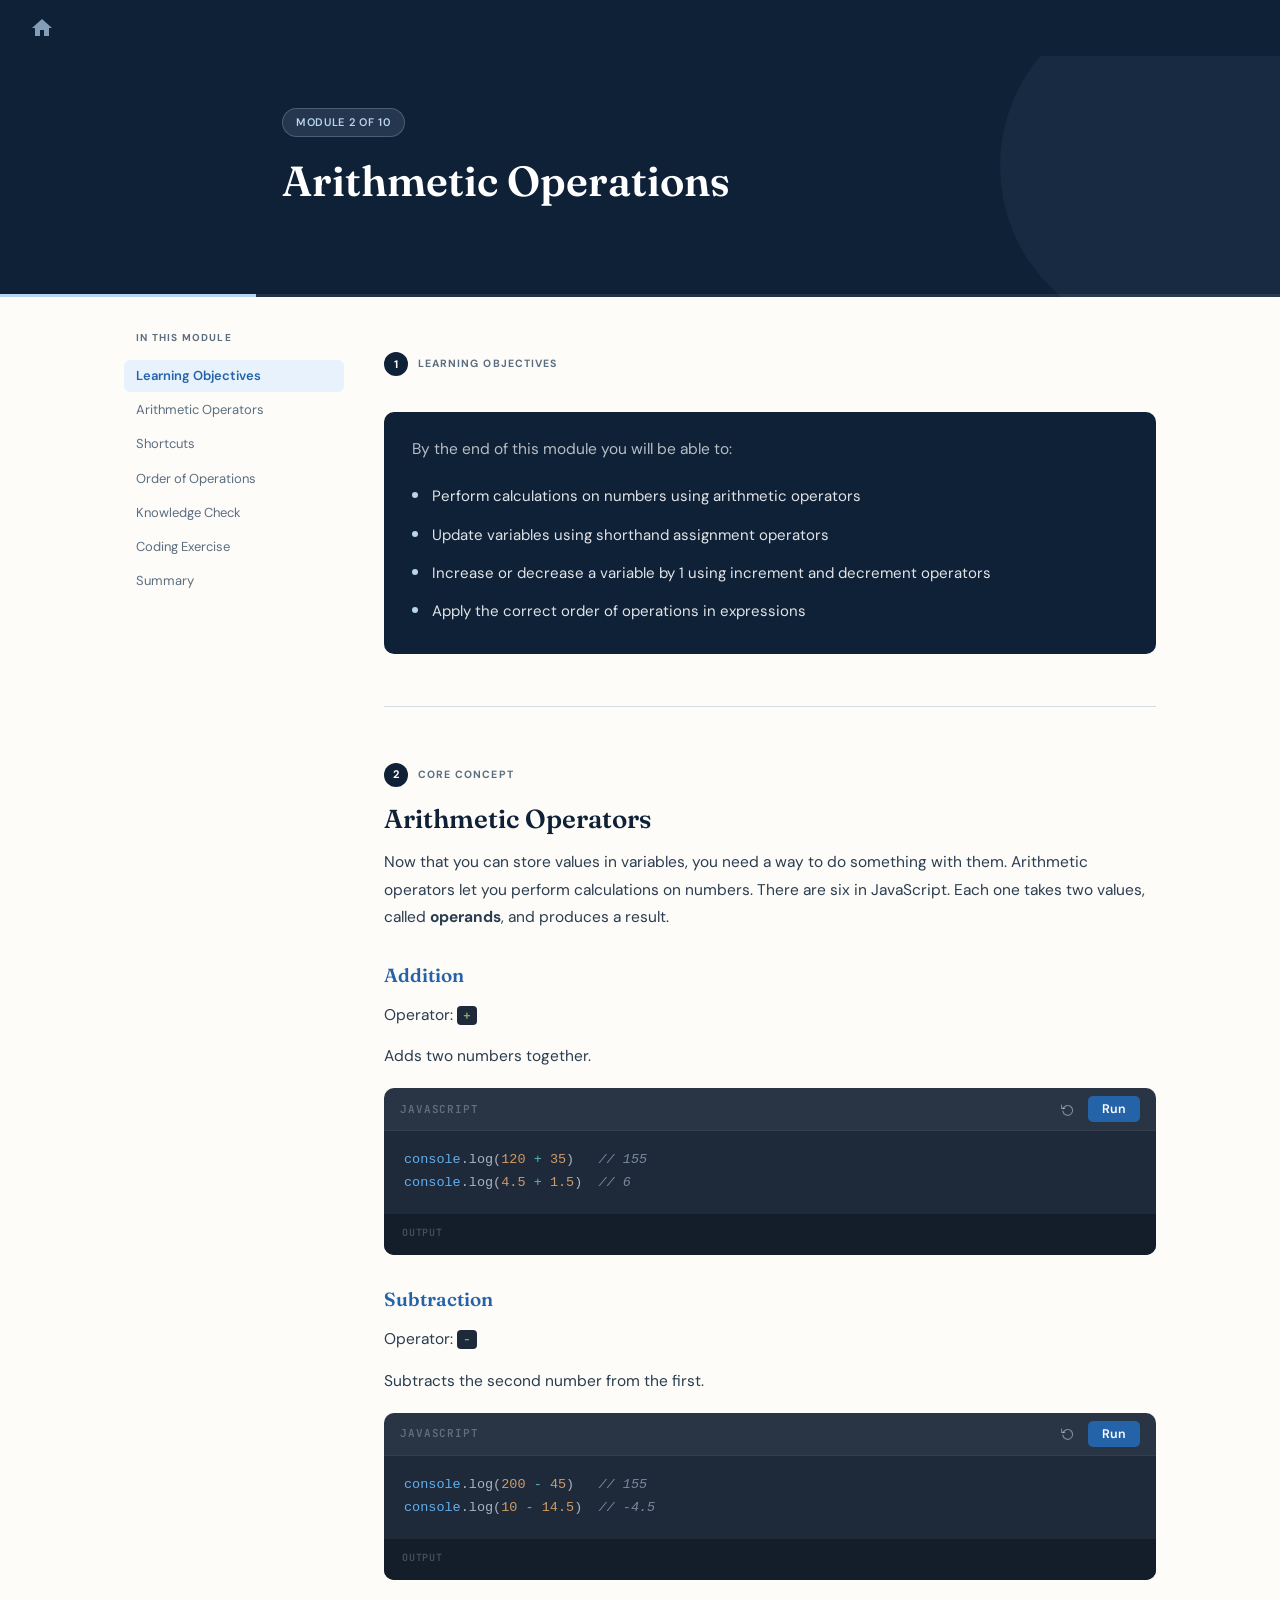
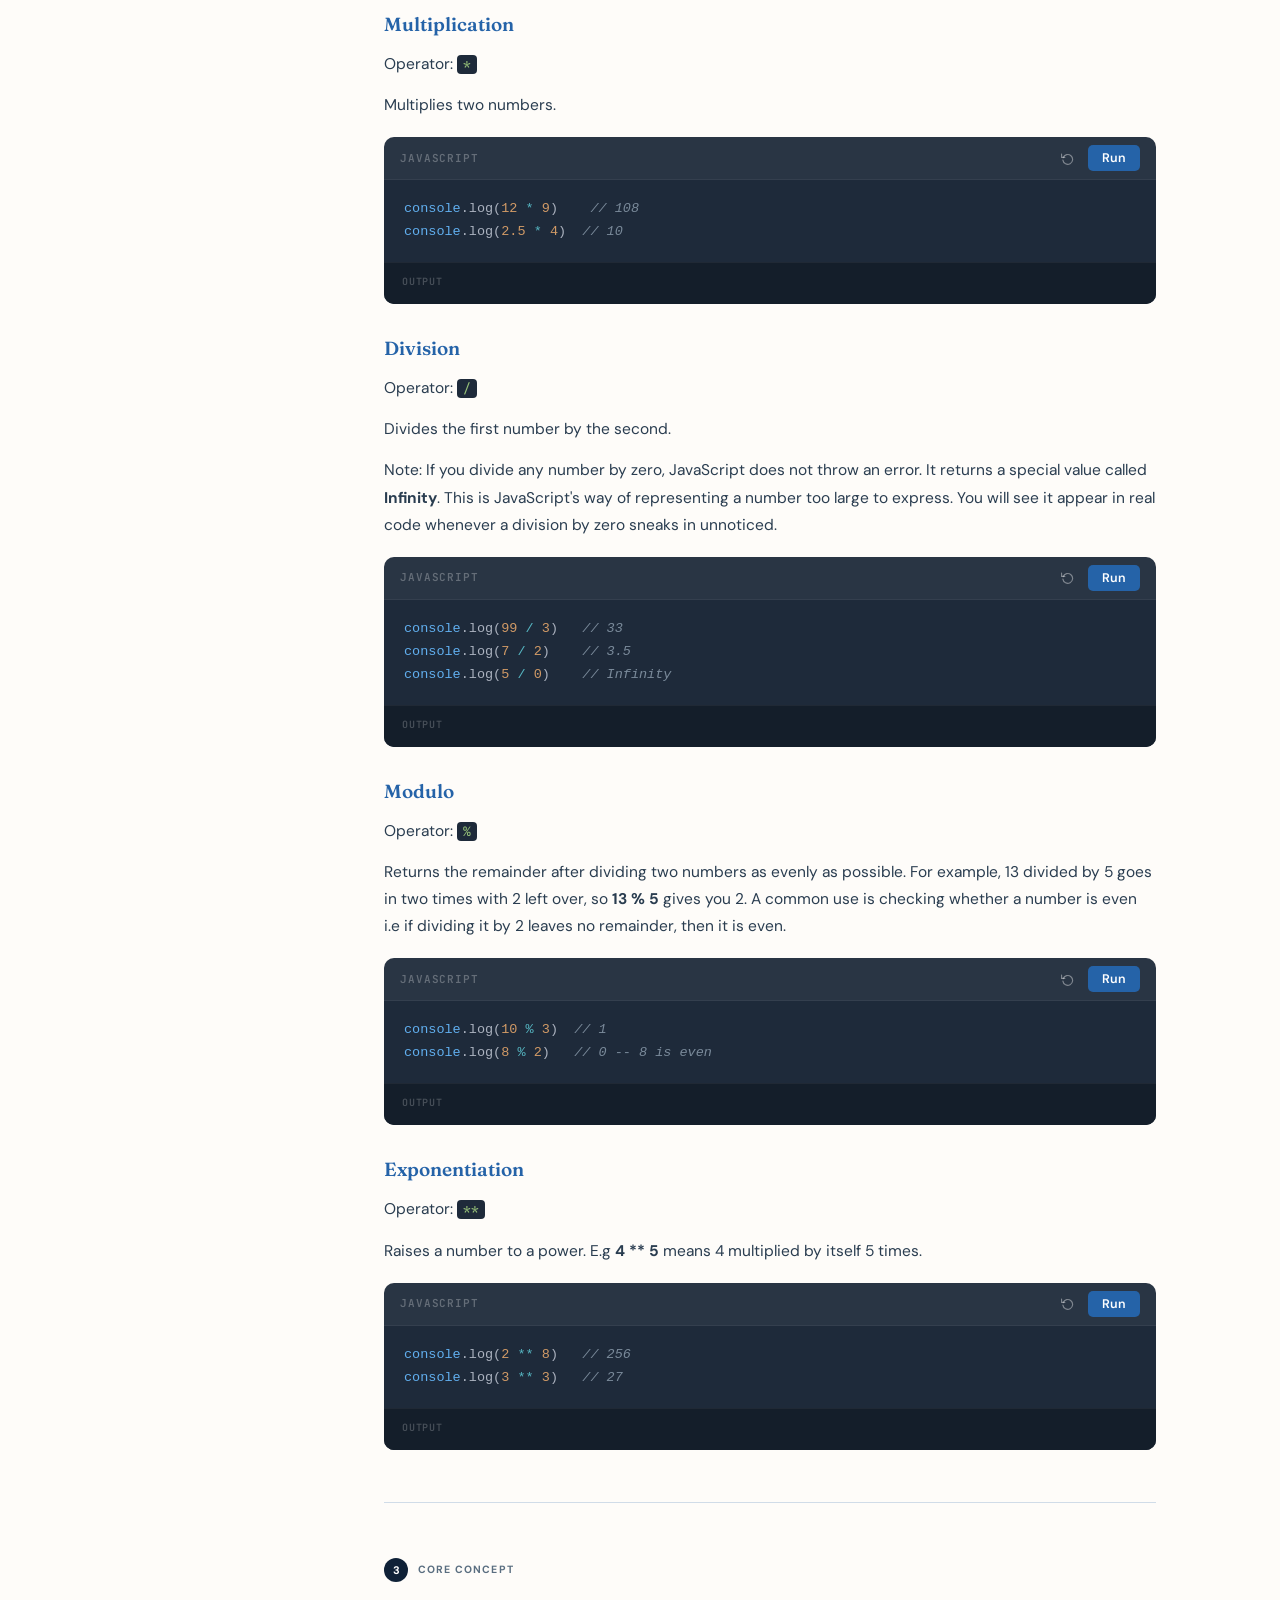
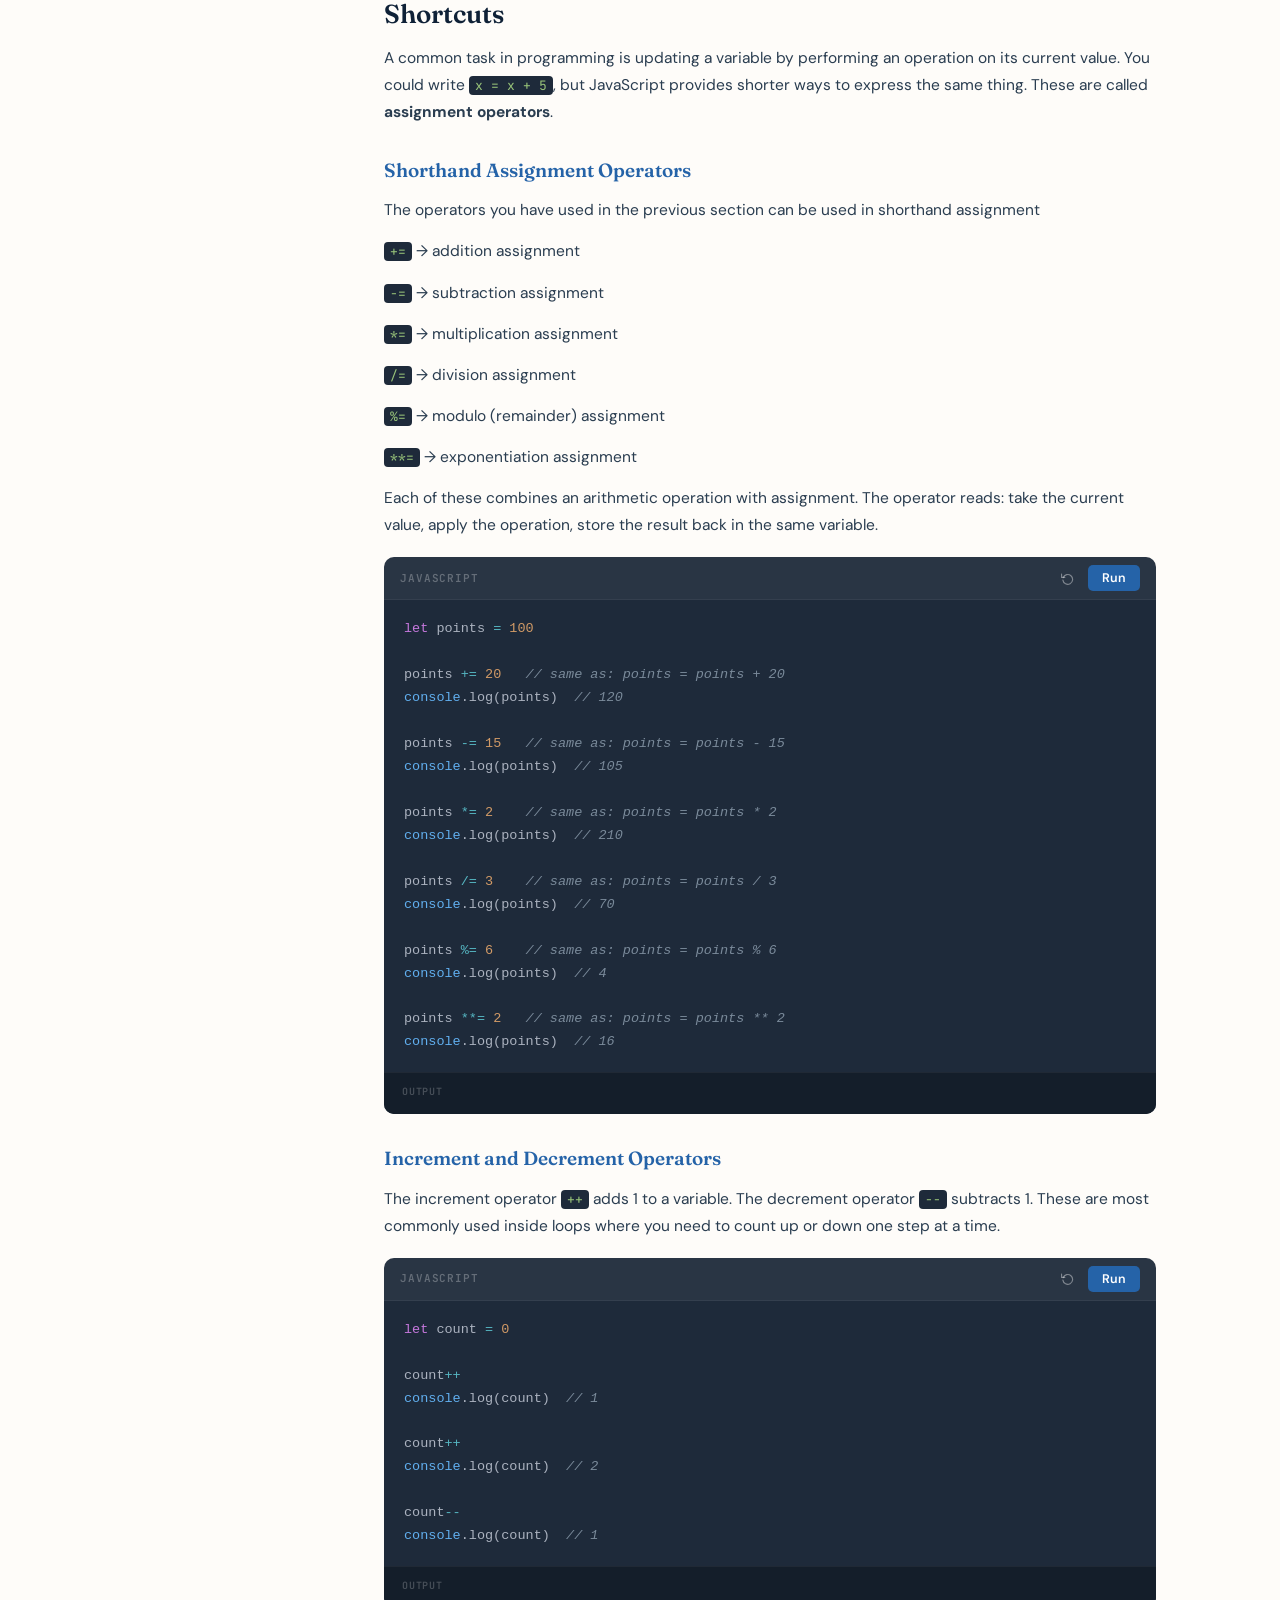
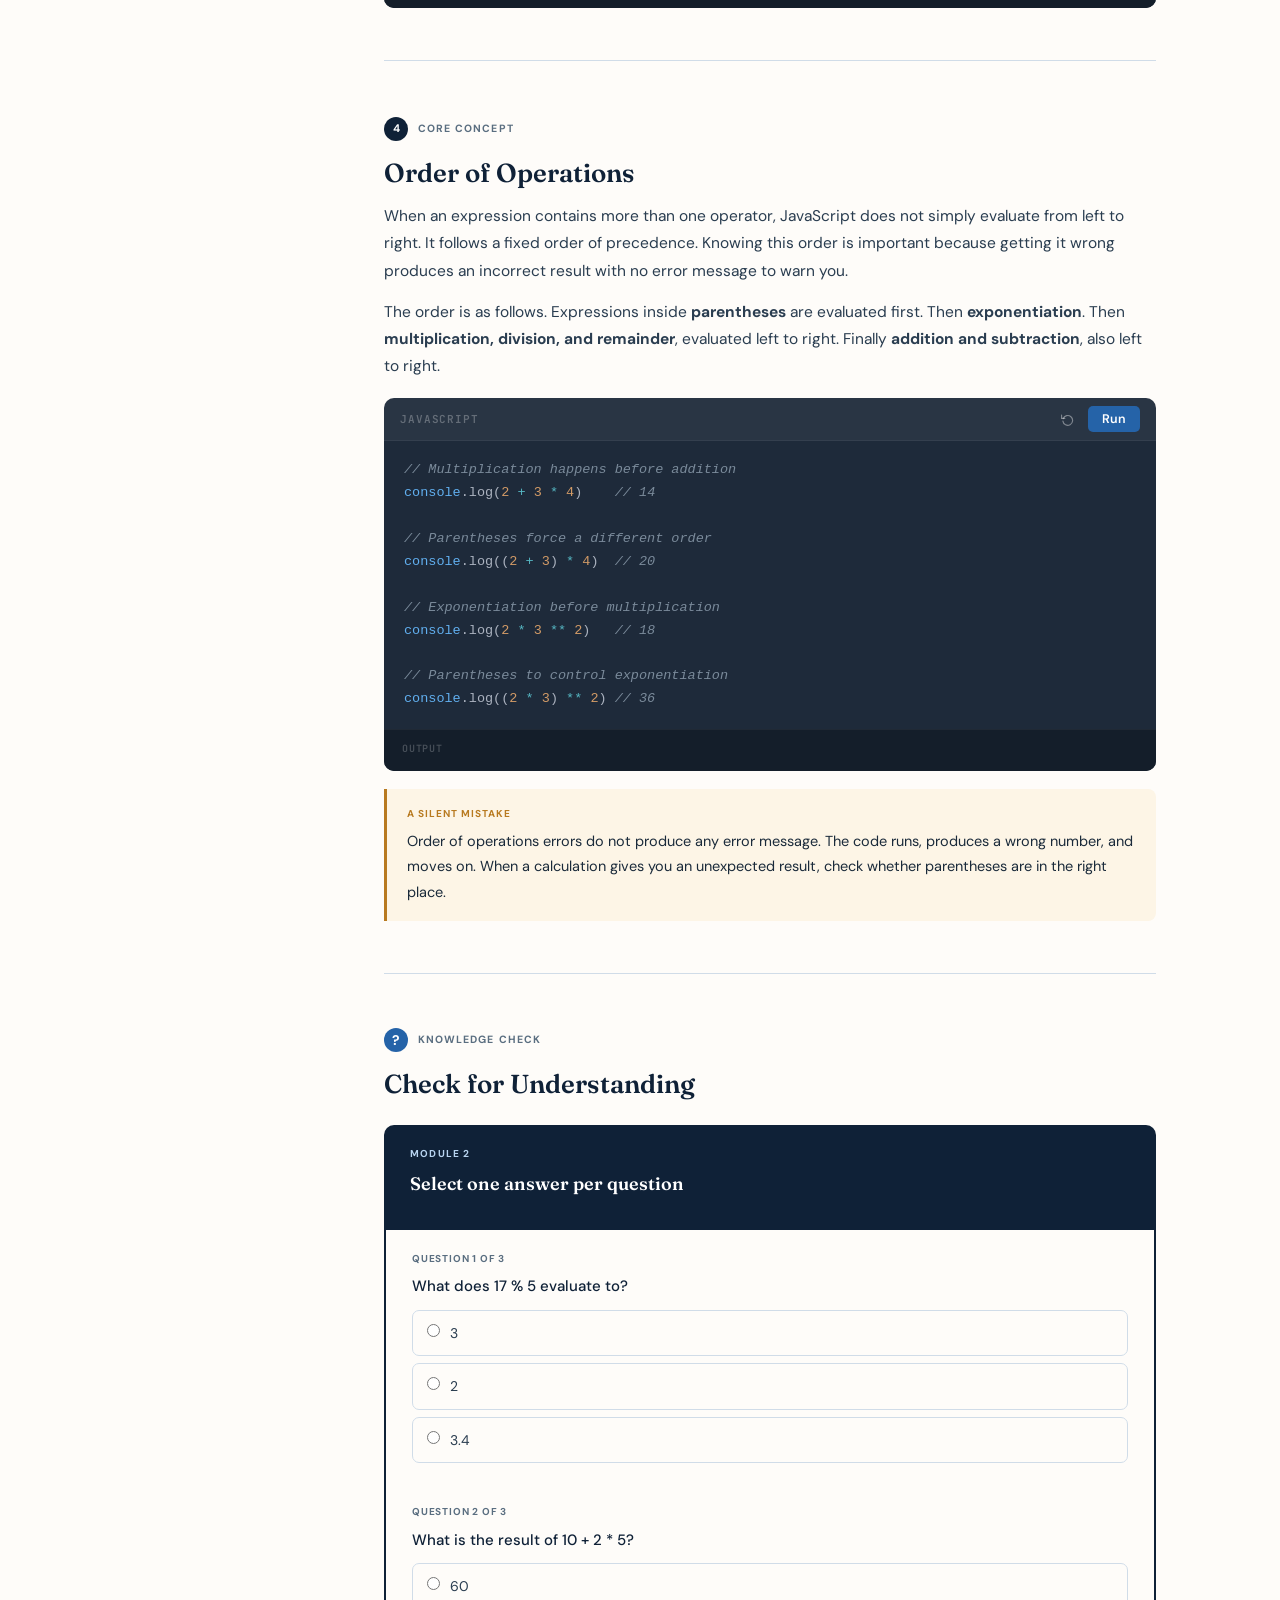
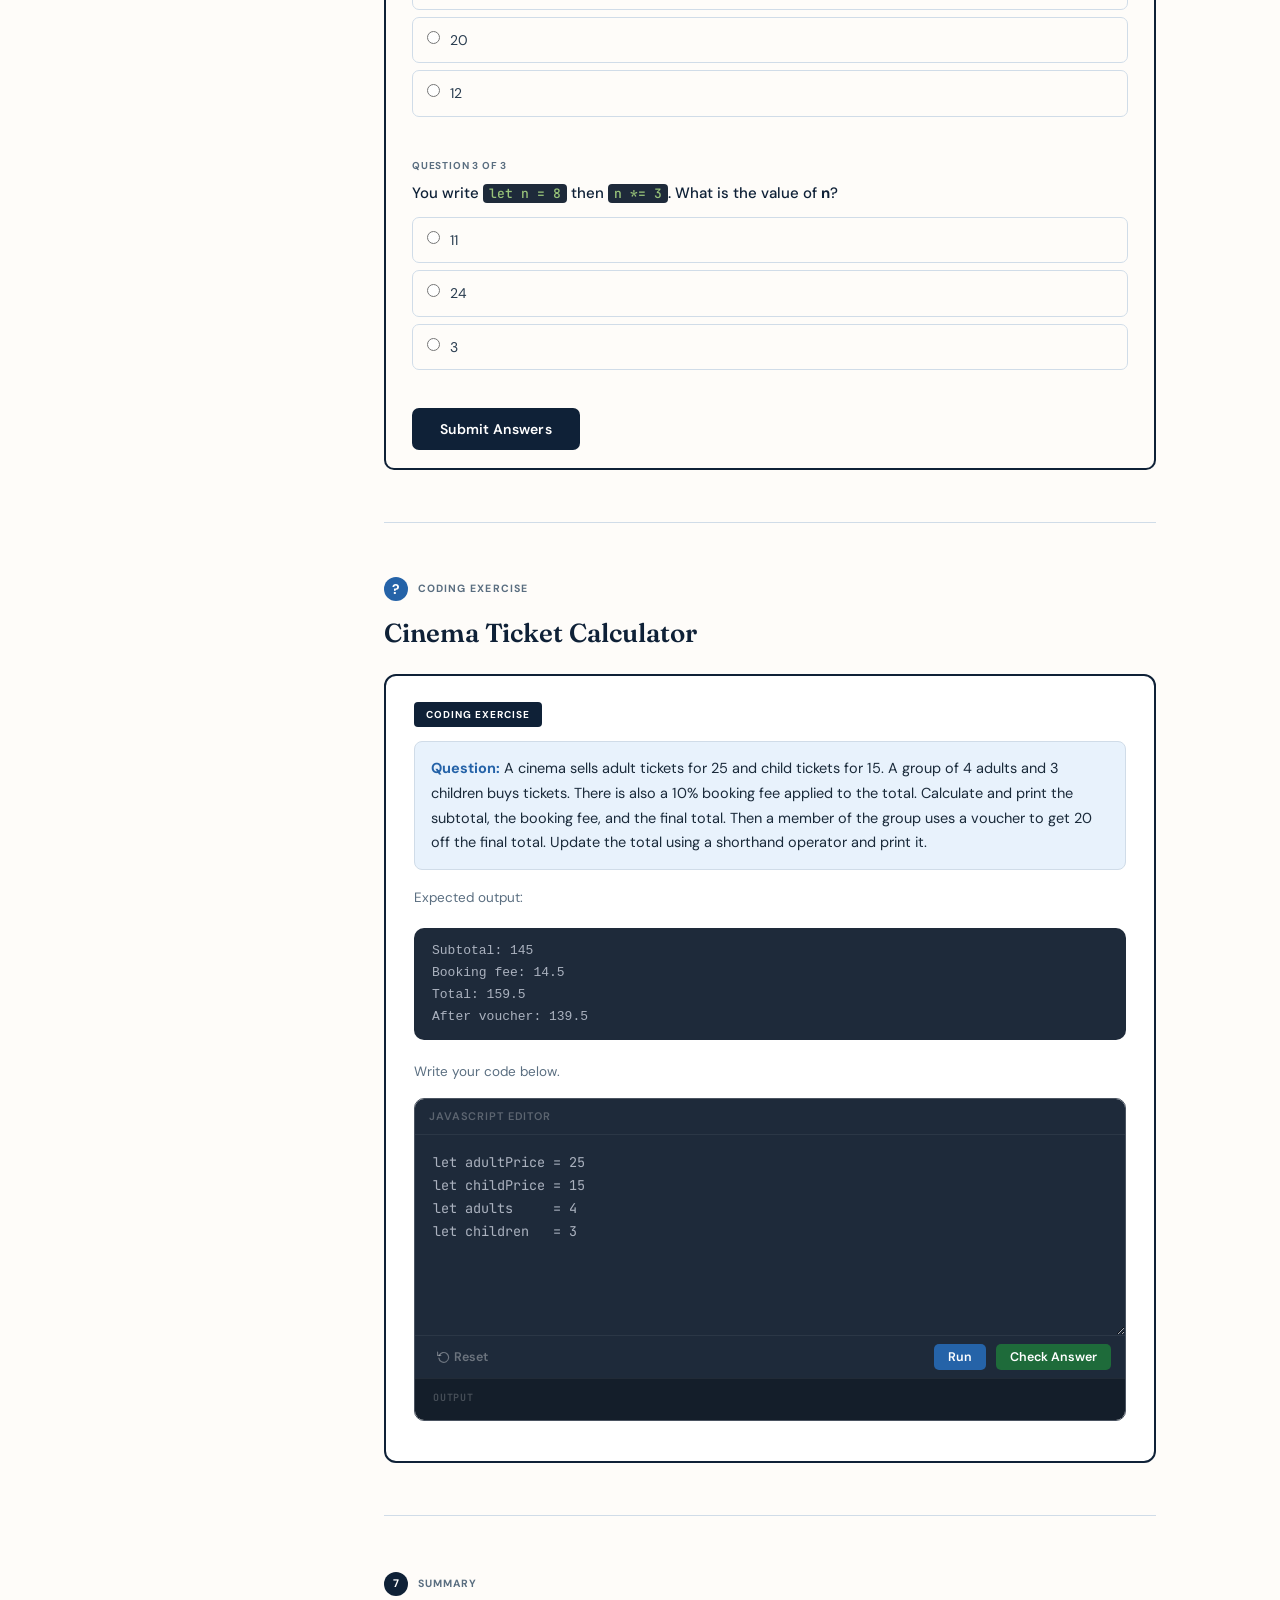
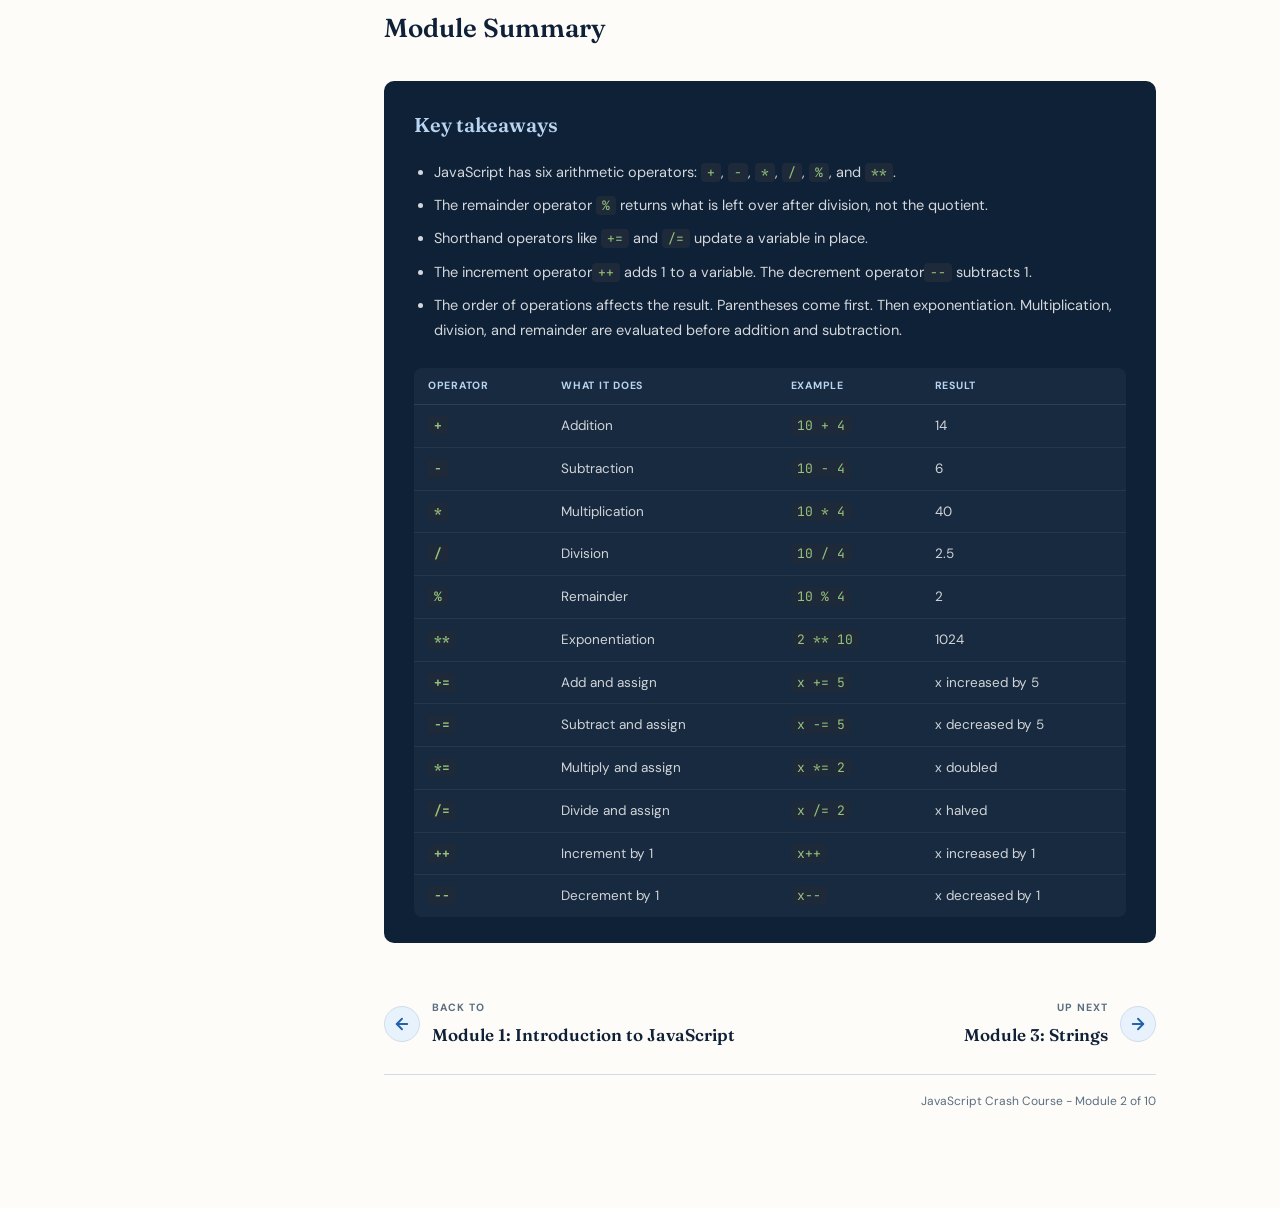
<file: modules/module2.html>
<!doctype html>
<html lang="en">
	<head>
		<meta charset="UTF-8" />
		<meta name="viewport" content="width=device-width, initial-scale=1.0" />
		<title>Module 2: Arithmetic</title>
		<link
			href="https://fonts.googleapis.com/css2?family=Fraunces:opsz,wght@9..144,400;9..144,600&family=DM+Sans:wght@300;400;500;600&family=JetBrains+Mono:wght@400;600&display=swap"
			rel="stylesheet"
		/>
		<link rel="stylesheet" href="../assets/css/main.css" />
	</head>
	<body>
		<nav class="top-nav">
			<a class="top-nav-home" href="../index.html" title="Home">
				<span class="material-icons">home</span>
			</a>
		</nav>

		<header class="lesson-header">
			<div class="header-inner">
				<div class="lesson-meta">
					<span class="badge">Module 2 of 10</span>
				</div>
				<h1>Arithmetic Operations</h1>
			</div>
			<div class="progress-bar-wrap">
				<div class="progress-bar-fill" style="width: 20%"></div>
			</div>
		</header>

		<div class="page-wrap">
			<aside class="sidebar" id="sidebar">
				<div class="sidebar-label">In this module</div>
				<ul class="sidebar-nav">
					<li><a href="#s1">Learning Objectives</a></li>
					<li><a href="#s2">Arithmetic Operators</a></li>
					<li><a href="#s3">Shortcuts</a></li>
					<li><a href="#s4">Order of Operations</a></li>
					<li><a href="#s5">Knowledge Check</a></li>
					<li><a href="#s6">Coding Exercise</a></li>
					<li><a href="#s7">Summary</a></li>
				</ul>
			</aside>

			<button
				class="sidebar-toggle"
				id="sidebarToggle"
				aria-label="Toggle menu"
			>
				<svg
					viewBox="0 0 24 24"
					fill="none"
					stroke="currentColor"
					stroke-width="2"
					stroke-linecap="round"
					stroke-linejoin="round"
				>
					<line x1="3" y1="6" x2="21" y2="6" />
					<line x1="3" y1="12" x2="21" y2="12" />
					<line x1="3" y1="18" x2="21" y2="18" />
				</svg>
			</button>

			<main class="lesson-body">
				<!-- 1. LEARNING OBJECTIVE -->
				<div class="section" id="s1">
					<div class="section-label">
						<div class="section-num">1</div>
						<span class="section-title-sm">Learning Objectives</span>
					</div>
					<div class="objective-box">
						<p class="obj-intro">
							By the end of this module you will be able to:
						</p>
						<ul class="obj-list">
							<li>
								Perform calculations on numbers using arithmetic operators
							</li>
							<li>Update variables using shorthand assignment operators</li>
							<li>
								Increase or decrease a variable by 1 using increment and
								decrement operators
							</li>
							<li>Apply the correct order of operations in expressions</li>
						</ul>
					</div>
				</div>

				<hr class="divider" />

				<!-- 2. ARITHMETIC OPERATORS -->
				<div class="section" id="s2">
					<div class="section-label">
						<div class="section-num">2</div>
						<span class="section-title-sm">Core Concept</span>
					</div>
					<h2>Arithmetic Operators</h2>

					<p>
						Now that you can store values in variables, you need a way to do
						something with them. Arithmetic operators let you perform
						calculations on numbers. There are six in JavaScript. Each one takes
						two values, called <strong>operands</strong>, and produces a result.
					</p>

					<h3>Addition</h3>
					<p>Operator: <code>+</code></p>
					<p>Adds two numbers together.</p>
					<div class="code-block">
						<div class="code-block-header">
							<span class="code-lang">JavaScript</span>
							<div class="code-block-btns">
								<button
									class="reset-btn"
									onclick="resetStatic('ex1')"
									title="Reset"
								>
									<svg
										viewBox="0 0 24 24"
										fill="none"
										stroke="currentColor"
										stroke-width="2.2"
										stroke-linecap="round"
										stroke-linejoin="round"
									>
										<polyline points="1 4 1 10 7 10"></polyline>
										<path d="M3.51 15a9 9 0 1 0 .49-4.5"></path>
									</svg></button
								><button class="run-btn" onclick="runStatic('ex1')">Run</button>
							</div>
						</div>
						<pre
							contenteditable="true"
							spellcheck="false"
							id="ex1-code"
						><span class="fn">console</span>.log(<span class="num">120</span> <span class="op">+</span> <span class="num">35</span>)   <span class="cmt">// 155</span>
<span class="fn">console</span>.log(<span class="num">4.5</span> <span class="op">+</span> <span class="num">1.5</span>)  <span class="cmt">// 6</span></pre>
						<div class="code-output" id="ex1-output">
							<div class="output-label">Output</div>
						</div>
					</div>

					<h3>Subtraction</h3>
					<p>Operator: <code>-</code></p>
					<p>Subtracts the second number from the first.</p>
					<div class="code-block">
						<div class="code-block-header">
							<span class="code-lang">JavaScript</span>
							<div class="code-block-btns">
								<button
									class="reset-btn"
									onclick="resetStatic('ex2')"
									title="Reset"
								>
									<svg
										viewBox="0 0 24 24"
										fill="none"
										stroke="currentColor"
										stroke-width="2.2"
										stroke-linecap="round"
										stroke-linejoin="round"
									>
										<polyline points="1 4 1 10 7 10"></polyline>
										<path d="M3.51 15a9 9 0 1 0 .49-4.5"></path>
									</svg></button
								><button class="run-btn" onclick="runStatic('ex2')">Run</button>
							</div>
						</div>
						<pre
							contenteditable="true"
							spellcheck="false"
							id="ex2-code"
						><span class="fn">console</span>.log(<span class="num">200</span> <span class="op">-</span> <span class="num">45</span>)   <span class="cmt">// 155</span>
<span class="fn">console</span>.log(<span class="num">10</span> <span class="op">-</span> <span class="num">14.5</span>)  <span class="cmt">// -4.5</span></pre>
						<div class="code-output" id="ex2-output">
							<div class="output-label">Output</div>
						</div>
					</div>

					<h3>Multiplication</h3>
					<p>Operator: <code>*</code></p>

					<p>Multiplies two numbers.</p>
					<div class="code-block">
						<div class="code-block-header">
							<span class="code-lang">JavaScript</span>
							<div class="code-block-btns">
								<button
									class="reset-btn"
									onclick="resetStatic('ex3')"
									title="Reset"
								>
									<svg
										viewBox="0 0 24 24"
										fill="none"
										stroke="currentColor"
										stroke-width="2.2"
										stroke-linecap="round"
										stroke-linejoin="round"
									>
										<polyline points="1 4 1 10 7 10"></polyline>
										<path d="M3.51 15a9 9 0 1 0 .49-4.5"></path>
									</svg></button
								><button class="run-btn" onclick="runStatic('ex3')">Run</button>
							</div>
						</div>
						<pre
							contenteditable="true"
							spellcheck="false"
							id="ex3-code"
						><span class="fn">console</span>.log(<span class="num">12</span> <span class="op">*</span> <span class="num">9</span>)    <span class="cmt">// 108</span>
<span class="fn">console</span>.log(<span class="num">2.5</span> <span class="op">*</span> <span class="num">4</span>)  <span class="cmt">// 10</span></pre>
						<div class="code-output" id="ex3-output">
							<div class="output-label">Output</div>
						</div>
					</div>

					<h3>Division</h3>
					<p>Operator: <code>/</code></p>

					<p>Divides the first number by the second.</p>
					<p>
						Note: If you divide any number by zero, JavaScript does not throw an
						error. It returns a special value called <strong>Infinity</strong>.
						This is JavaScript's way of representing a number too large to
						express. You will see it appear in real code whenever a division by
						zero sneaks in unnoticed.
					</p>
					<div class="code-block">
						<div class="code-block-header">
							<span class="code-lang">JavaScript</span>
							<div class="code-block-btns">
								<button
									class="reset-btn"
									onclick="resetStatic('ex4')"
									title="Reset"
								>
									<svg
										viewBox="0 0 24 24"
										fill="none"
										stroke="currentColor"
										stroke-width="2.2"
										stroke-linecap="round"
										stroke-linejoin="round"
									>
										<polyline points="1 4 1 10 7 10"></polyline>
										<path d="M3.51 15a9 9 0 1 0 .49-4.5"></path>
									</svg></button
								><button class="run-btn" onclick="runStatic('ex4')">Run</button>
							</div>
						</div>
						<pre
							contenteditable="true"
							spellcheck="false"
							id="ex4-code"
						><span class="fn">console</span>.log(<span class="num">99</span> <span class="op">/</span> <span class="num">3</span>)   <span class="cmt">// 33</span>
<span class="fn">console</span>.log(<span class="num">7</span> <span class="op">/</span> <span class="num">2</span>)    <span class="cmt">// 3.5</span>
<span class="fn">console</span>.log(<span class="num">5</span> <span class="op">/</span> <span class="num">0</span>)    <span class="cmt">// Infinity</span></pre>
						<div class="code-output" id="ex4-output">
							<div class="output-label">Output</div>
						</div>
					</div>

					<h3>Modulo</h3>
					<p>Operator: <code>%</code></p>

					<p>
						Returns the remainder after dividing two numbers as evenly as
						possible. For example, 13 divided by 5 goes in two times with 2 left
						over, so <strong>13 % 5</strong> gives you 2. A common use is
						checking whether a number is even i.e if dividing it by 2 leaves no
						remainder, then it is even.
					</p>
					<div class="code-block">
						<div class="code-block-header">
							<span class="code-lang">JavaScript</span>
							<div class="code-block-btns">
								<button
									class="reset-btn"
									onclick="resetStatic('ex5')"
									title="Reset"
								>
									<svg
										viewBox="0 0 24 24"
										fill="none"
										stroke="currentColor"
										stroke-width="2.2"
										stroke-linecap="round"
										stroke-linejoin="round"
									>
										<polyline points="1 4 1 10 7 10"></polyline>
										<path d="M3.51 15a9 9 0 1 0 .49-4.5"></path>
									</svg></button
								><button class="run-btn" onclick="runStatic('ex5')">Run</button>
							</div>
						</div>
						<pre
							contenteditable="true"
							spellcheck="false"
							id="ex5-code"
						><span class="fn">console</span>.log(<span class="num">10</span> <span class="op">%</span> <span class="num">3</span>)  <span class="cmt">// 1</span>
<span class="fn">console</span>.log(<span class="num">8</span> <span class="op">%</span> <span class="num">2</span>)   <span class="cmt">// 0 -- 8 is even</span></pre>
						<div class="code-output" id="ex5-output">
							<div class="output-label">Output</div>
						</div>
					</div>

					<h3>Exponentiation</h3>
					<p>Operator: <code>**</code></p>

					<p>
						Raises a number to a power. E.g <strong>4 ** 5</strong> means 4
						multiplied by itself 5 times.
					</p>
					<div class="code-block">
						<div class="code-block-header">
							<span class="code-lang">JavaScript</span>
							<div class="code-block-btns">
								<button
									class="reset-btn"
									onclick="resetStatic('ex6')"
									title="Reset"
								>
									<svg
										viewBox="0 0 24 24"
										fill="none"
										stroke="currentColor"
										stroke-width="2.2"
										stroke-linecap="round"
										stroke-linejoin="round"
									>
										<polyline points="1 4 1 10 7 10"></polyline>
										<path d="M3.51 15a9 9 0 1 0 .49-4.5"></path>
									</svg></button
								><button class="run-btn" onclick="runStatic('ex6')">Run</button>
							</div>
						</div>
						<pre
							contenteditable="true"
							spellcheck="false"
							id="ex6-code"
						><span class="fn">console</span>.log(<span class="num">2</span> <span class="op">**</span> <span class="num">8</span>)   <span class="cmt">// 256</span>
<span class="fn">console</span>.log(<span class="num">3</span> <span class="op">**</span> <span class="num">3</span>)   <span class="cmt">// 27</span></pre>
						<div class="code-output" id="ex6-output">
							<div class="output-label">Output</div>
						</div>
					</div>
				</div>

				<hr class="divider" />

				<!-- 3. SHORTCUTS -->
				<div class="section" id="s3">
					<div class="section-label">
						<div class="section-num">3</div>
						<span class="section-title-sm">Core Concept</span>
					</div>
					<h2>Shortcuts</h2>

					<p>
						A common task in programming is updating a variable by performing an
						operation on its current value. You could write
						<code>x = x + 5</code>, but JavaScript provides shorter ways to
						express the same thing. These are called
						<strong>assignment operators</strong>.
					</p>

					<h3>Shorthand Assignment Operators</h3>
					<p>
						The operators you have used in the previous section can be used in
						shorthand assignment
					</p>
					<p><code>+=</code> → addition assignment</p>
					<p><code>-=</code> → subtraction assignment</p>
					<p><code>*=</code> → multiplication assignment</p>
					<p><code>/=</code> → division assignment</p>
					<p><code>%=</code> → modulo (remainder) assignment</p>
					<p><code>**=</code> → exponentiation assignment</p>
					<p>
						Each of these combines an arithmetic operation with assignment. The
						operator reads: take the current value, apply the operation, store
						the result back in the same variable.
					</p>

					<div class="code-block">
						<div class="code-block-header">
							<span class="code-lang">JavaScript</span>
							<div class="code-block-btns">
								<button
									class="reset-btn"
									onclick="resetStatic('ex7')"
									title="Reset"
								>
									<svg
										viewBox="0 0 24 24"
										fill="none"
										stroke="currentColor"
										stroke-width="2.2"
										stroke-linecap="round"
										stroke-linejoin="round"
									>
										<polyline points="1 4 1 10 7 10"></polyline>
										<path d="M3.51 15a9 9 0 1 0 .49-4.5"></path>
									</svg></button
								><button class="run-btn" onclick="runStatic('ex7')">Run</button>
							</div>
						</div>
						<pre
							contenteditable="true"
							spellcheck="false"
							id="ex7-code"
						><span class="kw">let</span> points <span class="op">=</span> <span class="num">100</span>

points <span class="op">+=</span> <span class="num">20</span>   <span class="cmt">// same as: points = points + 20</span>
<span class="fn">console</span>.log(points)  <span class="cmt">// 120</span>

points <span class="op">-=</span> <span class="num">15</span>   <span class="cmt">// same as: points = points - 15</span>
<span class="fn">console</span>.log(points)  <span class="cmt">// 105</span>

points <span class="op">*=</span> <span class="num">2</span>    <span class="cmt">// same as: points = points * 2</span>
<span class="fn">console</span>.log(points)  <span class="cmt">// 210</span>

points <span class="op">/=</span> <span class="num">3</span>    <span class="cmt">// same as: points = points / 3</span>
<span class="fn">console</span>.log(points)  <span class="cmt">// 70</span>

points <span class="op">%=</span> <span class="num">6</span>    <span class="cmt">// same as: points = points % 6</span>
<span class="fn">console</span>.log(points)  <span class="cmt">// 4</span>

points <span class="op">**=</span> <span class="num">2</span>   <span class="cmt">// same as: points = points ** 2</span>
<span class="fn">console</span>.log(points)  <span class="cmt">// 16</span></pre>
						<div class="code-output" id="ex7-output">
							<div class="output-label">Output</div>
						</div>
					</div>

					<h3>Increment and Decrement Operators</h3>
					<p>
						The increment operator <code>++</code> adds 1 to a variable. The
						decrement operator <code>--</code> subtracts 1. These are most
						commonly used inside loops where you need to count up or down one
						step at a time.
					</p>

					<div class="code-block">
						<div class="code-block-header">
							<span class="code-lang">JavaScript</span>
							<div class="code-block-btns">
								<button
									class="reset-btn"
									onclick="resetStatic('ex8')"
									title="Reset"
								>
									<svg
										viewBox="0 0 24 24"
										fill="none"
										stroke="currentColor"
										stroke-width="2.2"
										stroke-linecap="round"
										stroke-linejoin="round"
									>
										<polyline points="1 4 1 10 7 10"></polyline>
										<path d="M3.51 15a9 9 0 1 0 .49-4.5"></path>
									</svg></button
								><button class="run-btn" onclick="runStatic('ex8')">Run</button>
							</div>
						</div>
						<pre
							contenteditable="true"
							spellcheck="false"
							id="ex8-code"
						><span class="kw">let</span> count <span class="op">=</span> <span class="num">0</span>

count<span class="op">++</span>
<span class="fn">console</span>.log(count)  <span class="cmt">// 1</span>

count<span class="op">++</span>
<span class="fn">console</span>.log(count)  <span class="cmt">// 2</span>

count<span class="op">--</span>
<span class="fn">console</span>.log(count)  <span class="cmt">// 1</span></pre>
						<div class="code-output" id="ex8-output">
							<div class="output-label">Output</div>
						</div>
					</div>
				</div>

				<hr class="divider" />

				<!-- 4. ORDER OF OPERATIONS -->
				<div class="section" id="s4">
					<div class="section-label">
						<div class="section-num">4</div>
						<span class="section-title-sm">Core Concept</span>
					</div>
					<h2>Order of Operations</h2>

					<p>
						When an expression contains more than one operator, JavaScript does
						not simply evaluate from left to right. It follows a fixed order of
						precedence. Knowing this order is important because getting it wrong
						produces an incorrect result with no error message to warn you.
					</p>

					<p>
						The order is as follows. Expressions inside
						<strong>parentheses</strong> are evaluated first. Then
						<strong>exponentiation</strong>. Then
						<strong>multiplication, division, and remainder</strong>, evaluated
						left to right. Finally <strong>addition and subtraction</strong>,
						also left to right.
					</p>

					<div class="code-block">
						<div class="code-block-header">
							<span class="code-lang">JavaScript</span>
							<div class="code-block-btns">
								<button
									class="reset-btn"
									onclick="resetStatic('ex9')"
									title="Reset"
								>
									<svg
										viewBox="0 0 24 24"
										fill="none"
										stroke="currentColor"
										stroke-width="2.2"
										stroke-linecap="round"
										stroke-linejoin="round"
									>
										<polyline points="1 4 1 10 7 10"></polyline>
										<path d="M3.51 15a9 9 0 1 0 .49-4.5"></path>
									</svg></button
								><button class="run-btn" onclick="runStatic('ex9')">Run</button>
							</div>
						</div>
						<pre
							contenteditable="true"
							spellcheck="false"
							id="ex9-code"
						><span class="cmt">// Multiplication happens before addition</span>
<span class="fn">console</span>.log(<span class="num">2</span> <span class="op">+</span> <span class="num">3</span> <span class="op">*</span> <span class="num">4</span>)    <span class="cmt">// 14</span>

<span class="cmt">// Parentheses force a different order</span>
<span class="fn">console</span>.log((<span class="num">2</span> <span class="op">+</span> <span class="num">3</span>) <span class="op">*</span> <span class="num">4</span>)  <span class="cmt">// 20</span>

<span class="cmt">// Exponentiation before multiplication</span>
<span class="fn">console</span>.log(<span class="num">2</span> <span class="op">*</span> <span class="num">3</span> <span class="op">**</span> <span class="num">2</span>)   <span class="cmt">// 18</span>

<span class="cmt">// Parentheses to control exponentiation</span>
<span class="fn">console</span>.log((<span class="num">2</span> <span class="op">*</span> <span class="num">3</span>) <span class="op">**</span> <span class="num">2</span>) <span class="cmt">// 36</span></pre>
						<div class="code-output" id="ex9-output">
							<div class="output-label">Output</div>
						</div>
					</div>

					<div class="callout warn">
						<div class="callout-label">A silent mistake</div>
						<p>
							Order of operations errors do not produce any error message. The
							code runs, produces a wrong number, and moves on. When a
							calculation gives you an unexpected result, check whether
							parentheses are in the right place.
						</p>
					</div>
				</div>

				<hr class="divider" />

				<!-- 5. KNOWLEDGE CHECK -->
				<div class="section" id="s5">
					<div class="section-label">
						<div class="section-num question">?</div>
						<span class="section-title-sm">Knowledge Check</span>
					</div>
					<h2>Check for Understanding</h2>

					<div class="quiz-box">
						<div class="quiz-intro">
							<div class="quiz-intro-label">Module 2</div>
							<h3>Select one answer per question</h3>
						</div>
						<div class="quiz-questions">
							<div class="quiz-q">
								<div class="q-num">Question 1 of 3</div>
								<div class="q-text">What does 17 % 5 evaluate to?</div>
								<ul class="q-options">
									<li class="q-option" data-q="1" data-val="a">
										<input type="radio" name="q1" /> 3
									</li>
									<li class="q-option" data-q="1" data-val="b">
										<input type="radio" name="q1" /> 2
									</li>
									<li class="q-option" data-q="1" data-val="c">
										<input type="radio" name="q1" /> 3.4
									</li>
								</ul>
								<div class="q-feedback" id="fb1"></div>
							</div>

							<div class="quiz-q">
								<div class="q-num">Question 2 of 3</div>
								<div class="q-text">What is the result of 10 + 2 * 5?</div>
								<ul class="q-options">
									<li class="q-option" data-q="2" data-val="a">
										<input type="radio" name="q2" /> 60
									</li>
									<li class="q-option" data-q="2" data-val="b">
										<input type="radio" name="q2" /> 20
									</li>
									<li class="q-option" data-q="2" data-val="c">
										<input type="radio" name="q2" /> 12
									</li>
								</ul>
								<div class="q-feedback" id="fb2"></div>
							</div>

							<div class="quiz-q">
								<div class="q-num">Question 3 of 3</div>
								<div class="q-text">
									You write <code>let n = 8</code> then <code>n *= 3</code>.
									What is the value of <strong>n</strong>?
								</div>
								<ul class="q-options">
									<li class="q-option" data-q="3" data-val="a">
										<input type="radio" name="q3" /> 11
									</li>
									<li class="q-option" data-q="3" data-val="b">
										<input type="radio" name="q3" /> 24
									</li>
									<li class="q-option" data-q="3" data-val="c">
										<input type="radio" name="q3" /> 3
									</li>
								</ul>
								<div class="q-feedback" id="fb3"></div>
							</div>

							<div class="quiz-error" id="quizError">
								Please answer all three questions before submitting.
							</div>
							<button class="quiz-submit" id="submitQuiz">
								Submit Answers
							</button>
							<div class="quiz-result" id="quizResult">
								<div class="result-score" id="resultScore"></div>
								<div class="result-msg" id="resultMsg"></div>
							</div>
						</div>
					</div>
				</div>

				<hr class="divider" />

				<!-- 6. CODING EXERCISE -->
				<div class="section" id="s6">
					<div class="section-label">
						<div class="section-num question">?</div>
						<span class="section-title-sm">Coding Exercise</span>
					</div>
					<h2>Cinema Ticket Calculator</h2>

					<div class="activity-box">
						<div class="activity-header">
							<span class="activity-tag">Coding Exercise</span>
						</div>
						<div class="activity-scenario">
							<strong>Question:</strong> A cinema sells adult tickets for 25 and
							child tickets for 15. A group of 4 adults and 3 children buys
							tickets. There is also a 10% booking fee applied to the total.
							Calculate and print the subtotal, the booking fee, and the final
							total. Then a member of the group uses a voucher to get 20 off the
							final total. Update the total using a shorthand operator and print
							it.
						</div>

						<p
							style="
								font-size: 13.5px;
								color: var(--muted);
								margin-bottom: 10px;
							"
						>
							Expected output:
						</p>
						<div class="code-block" style="margin-bottom: 16px">
							<pre style="padding: 12px 18px; color: #abb2bf; font-size: 13px">
Subtotal: 145
Booking fee: 14.5
Total: 159.5
After voucher: 139.5</pre
							>
						</div>

						<p
							style="
								font-size: 13.5px;
								color: var(--muted);
								margin-top: 20px;
								margin-bottom: 8px;
							"
						>
							Write your code below.
						</p>
						<div class="editor-wrap" id="editor1">
							<div class="editor-header">
								<span class="editor-label">JavaScript Editor</span>
							</div>
							<textarea
								class="editor-textarea"
								id="editor1-code"
								spellcheck="false"
							>
let adultPrice = 25
let childPrice = 15
let adults     = 4
let children   = 3



</textarea
							>
							<div class="editor-footer">
								<button
									class="editor-reset-btn"
									onclick="resetEditor('editor1')"
									title="Reset code"
								>
									<svg
										viewBox="0 0 24 24"
										fill="none"
										stroke="currentColor"
										stroke-width="2.2"
										stroke-linecap="round"
										stroke-linejoin="round"
									>
										<polyline points="1 4 1 10 7 10"></polyline>
										<path d="M3.51 15a9 9 0 1 0 .49-4.5"></path>
									</svg>
									Reset
								</button>
								<div class="spacer"></div>
								<button class="run-btn" onclick="runCode('editor1')">
									Run
								</button>
								<button class="check-btn" onclick="checkAnswer('ex1')">
									Check Answer
								</button>
							</div>
							<div class="output-area" id="editor1-output">
								<div class="output-label">Output</div>
							</div>
						</div>
						<div class="check-result" id="checkResult1"></div>
					</div>
				</div>

				<hr class="divider" />

				<!-- 7. SUMMARY -->
				<div class="section" id="s7">
					<div class="section-label">
						<div class="section-num">7</div>
						<span class="section-title-sm">Summary</span>
					</div>
					<h2>Module Summary</h2>
					<div class="summary-box">
						<h3>Key takeaways</h3>
						<ul class="summary-list">
							<li>
								JavaScript has six arithmetic operators: <code>+</code>,
								<code>-</code>, <code>*</code>, <code>/</code>, <code>%</code>,
								and <code>**</code>.
							</li>

							<li>
								The remainder operator <code>%</code> returns what is left over
								after division, not the quotient.
							</li>
							<li>
								Shorthand operators like <code>+=</code> and
								<code>/=</code> update a variable in place.
							</li>
							<li>
								The increment operator<code>++</code> adds 1 to a variable. The
								decrement operator<code>--</code> subtracts 1.
							</li>
							<li>
								The order of operations affects the result. Parentheses come
								first. Then exponentiation. Multiplication, division, and
								remainder are evaluated before addition and subtraction.
							</li>
						</ul>

						<div class="ref-scroll-hint">Scroll right to see full table</div>
						<div class="ref-table-wrap">
							<table class="ref-table">
								<thead>
									<tr>
										<th>Operator</th>
										<th>What it does</th>
										<th>Example</th>
										<th>Result</th>
									</tr>
								</thead>
								<tbody>
									<tr>
										<td><code>+</code></td>
										<td>Addition</td>
										<td><code>10 + 4</code></td>
										<td>14</td>
									</tr>
									<tr>
										<td><code>-</code></td>
										<td>Subtraction</td>
										<td><code>10 - 4</code></td>
										<td>6</td>
									</tr>
									<tr>
										<td><code>*</code></td>
										<td>Multiplication</td>
										<td><code>10 * 4</code></td>
										<td>40</td>
									</tr>
									<tr>
										<td><code>/</code></td>
										<td>Division</td>
										<td><code>10 / 4</code></td>
										<td>2.5</td>
									</tr>
									<tr>
										<td><code>%</code></td>
										<td>Remainder</td>
										<td><code>10 % 4</code></td>
										<td>2</td>
									</tr>
									<tr>
										<td><code>**</code></td>
										<td>Exponentiation</td>
										<td><code>2 ** 10</code></td>
										<td>1024</td>
									</tr>
									<tr>
										<td><code>+=</code></td>
										<td>Add and assign</td>
										<td><code>x += 5</code></td>
										<td>x increased by 5</td>
									</tr>
									<tr>
										<td><code>-=</code></td>
										<td>Subtract and assign</td>
										<td><code>x -= 5</code></td>
										<td>x decreased by 5</td>
									</tr>
									<tr>
										<td><code>*=</code></td>
										<td>Multiply and assign</td>
										<td><code>x *= 2</code></td>
										<td>x doubled</td>
									</tr>
									<tr>
										<td><code>/=</code></td>
										<td>Divide and assign</td>
										<td><code>x /= 2</code></td>
										<td>x halved</td>
									</tr>
									<tr>
										<td><code>++</code></td>
										<td>Increment by 1</td>
										<td><code>x++</code></td>
										<td>x increased by 1</td>
									</tr>
									<tr>
										<td><code>--</code></td>
										<td>Decrement by 1</td>
										<td><code>x--</code></td>
										<td>x decreased by 1</td>
									</tr>
								</tbody>
							</table>
						</div>
					</div>

					<div class="module-nav">
						<a class="prev-module" href="module1.html">
							<div class="prev-arrow-icon">
								<svg
									viewBox="0 0 24 24"
									width="18"
									height="18"
									fill="none"
									stroke="currentColor"
									stroke-width="2.5"
									stroke-linecap="round"
									stroke-linejoin="round"
								>
									<line x1="19" y1="12" x2="5" y2="12"></line>
									<polyline points="12 19 5 12 12 5"></polyline>
								</svg>
							</div>
							<div class="prev-text">
								<span class="prev-label">Back to</span>
								<span class="prev-title"
									>Module 1: Introduction to JavaScript</span
								>
							</div>
						</a>
						<a class="next-module" href="module3.html">
							<div class="next-text">
								<span class="next-label">Up next</span>
								<span class="next-title">Module 3: Strings</span>
							</div>
							<div class="next-arrow-icon">
								<svg
									viewBox="0 0 24 24"
									fill="none"
									stroke="currentColor"
									stroke-width="2.5"
									stroke-linecap="round"
									stroke-linejoin="round"
								>
									<line x1="5" y1="12" x2="19" y2="12"></line>
									<polyline points="12 5 19 12 12 19"></polyline>
								</svg>
							</div>
						</a>
					</div>

					<div class="designer-note">
						<span>JavaScript Crash Course - Module 2 of 10</span>
					</div>
				</div>
			</main>
		</div>

		<!-- SCRIPTS -->
		<script>
			window.staticBlocksHTML = {};
			document.addEventListener("DOMContentLoaded", () => {
				document.querySelectorAll("pre[id]").forEach((pre) => {
					const id = pre.id.replace("-code", "");
					window.staticBlocksHTML[id] = pre.innerHTML;
				});
			});
		</script>
		<script src="../assets/js/editor.js"></script>
		<script>
			window.staticBlocks = {
				ex1: `console.log(120 + 35)\nconsole.log(4.5 + 1.5)`,
				ex2: `console.log(200 - 45)\nconsole.log(10 - 14.5)`,
				ex3: `console.log(12 * 9)\nconsole.log(2.5 * 4)`,
				ex4: `console.log(99 / 3)\nconsole.log(7 / 2)\nconsole.log(5 / 0)`,
				ex5: `console.log(10 % 3)\nconsole.log(8 % 2)`,
				ex6: `console.log(2 ** 8)\nconsole.log(3 ** 3)`,
				ex7: `let points = 100\npoints += 20\nconsole.log(points)\npoints -= 15\nconsole.log(points)\npoints *= 2\nconsole.log(points)\npoints /= 3\nconsole.log(points)`,
				ex8: `let count = 0\ncount++\nconsole.log(count)\ncount++\nconsole.log(count)\ncount--\nconsole.log(count)`,
				ex9: `console.log(2 + 3 * 4)\nconsole.log((2 + 3) * 4)\nconsole.log(2 * 3 ** 2)\nconsole.log((2 * 3) ** 2)`,
			};

			window.editorDefaults = {
				editor1: `let adultPrice = 25
let childPrice = 15
let adults     = 4
let children   = 3



`,
			};

			window.checkConfigs = {
				ex1: {
					editorId: "editor1",
					resultId: "checkResult1",
					expected: [
						"Subtotal: 145",
						"Booking fee: 14.5",
						"Total: 159.5",
						"After voucher: 139.5",
					],
					successMsg: "All four values are correct.",
					failMsg:
						"Check your subtotal calculation, the 10% fee, and that you used a shorthand operator to apply the voucher discount.",
				},
			};

			window.quizConfig = {
				questions: [
					{
						id: 1,
						answer: "b",
						feedback: {
							correct:
								"<strong>Correct.</strong> 5 goes into 17 three times (15), leaving 2 over. The remainder is 2.",
							wrong:
								"<strong>Not quite.</strong> The % operator does not divide. It returns what is left after the division. 5 goes into 17 three times (15), so the remainder is 17 minus 15, which is 2.",
						},
					},
					{
						id: 2,
						answer: "b",
						feedback: {
							correct:
								"<strong>Correct.</strong> Multiplication is evaluated before addition. So 2 * 5 is 10 first, then 10 + 10 gives 20.",
							wrong:
								"<strong>Not quite.</strong> Multiplication comes before addition. JavaScript evaluates 2 * 5 first to get 10, then adds 10 to get 20, not 60.",
						},
					},
					{
						id: 3,
						answer: "b",
						feedback: {
							correct:
								"<strong>Correct.</strong> <code>n *= 3</code> means n = n * 3, so 8 * 3 = 24.",
							wrong:
								"<strong>Not quite.</strong> <code>*=</code> multiplies the current value by the right-hand side. 8 multiplied by 3 is 24, not 11 or 3.",
						},
					},
				],
				messages: {
					perfect: "Solid. You are ready for Module 3.",
					good: "Good. Review the missed question before moving on.",
					retry: "Revisit sections 2 through 4, then try again.",
				},
			};
		</script>
		<script src="../assets/js/quiz.js"></script>
		<script src="../assets/js/flashcards.js"></script>
		<script src="../assets/js/ui.js"></script>
	</body>
</html>
</file>
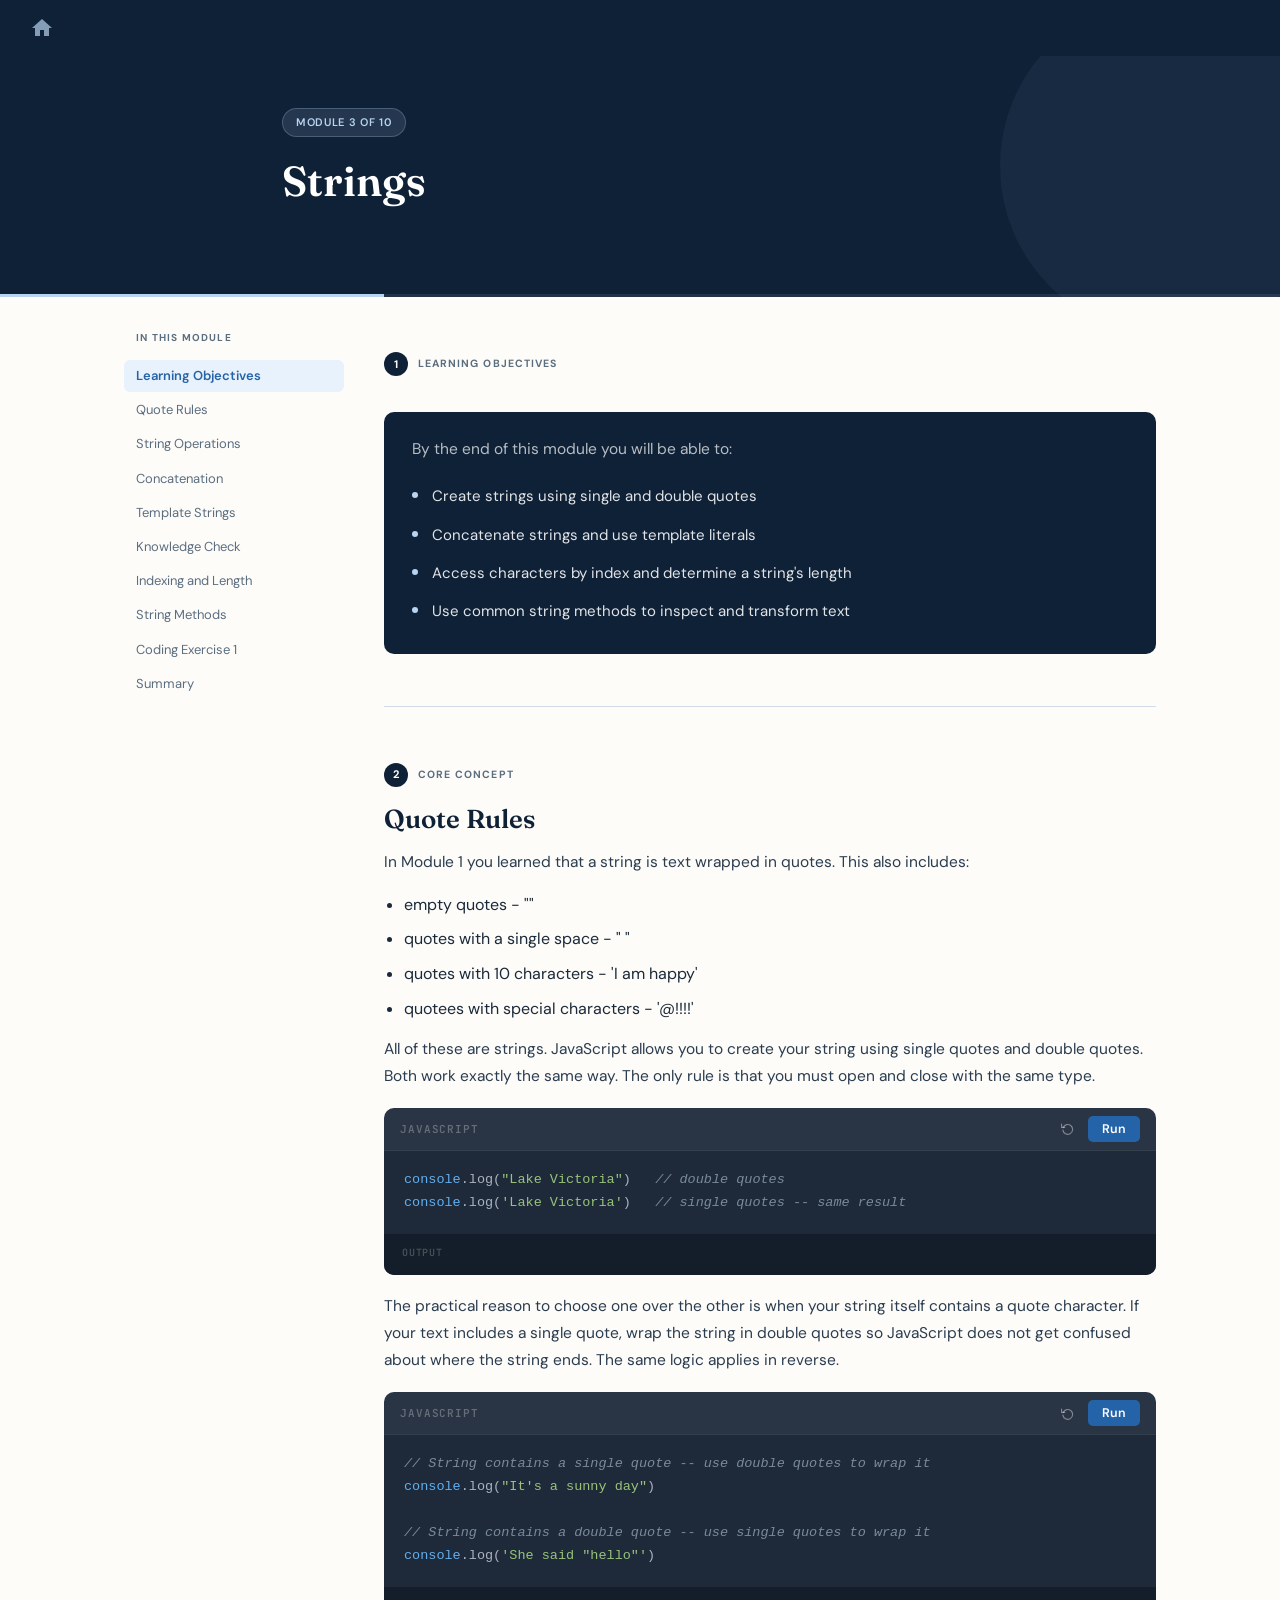
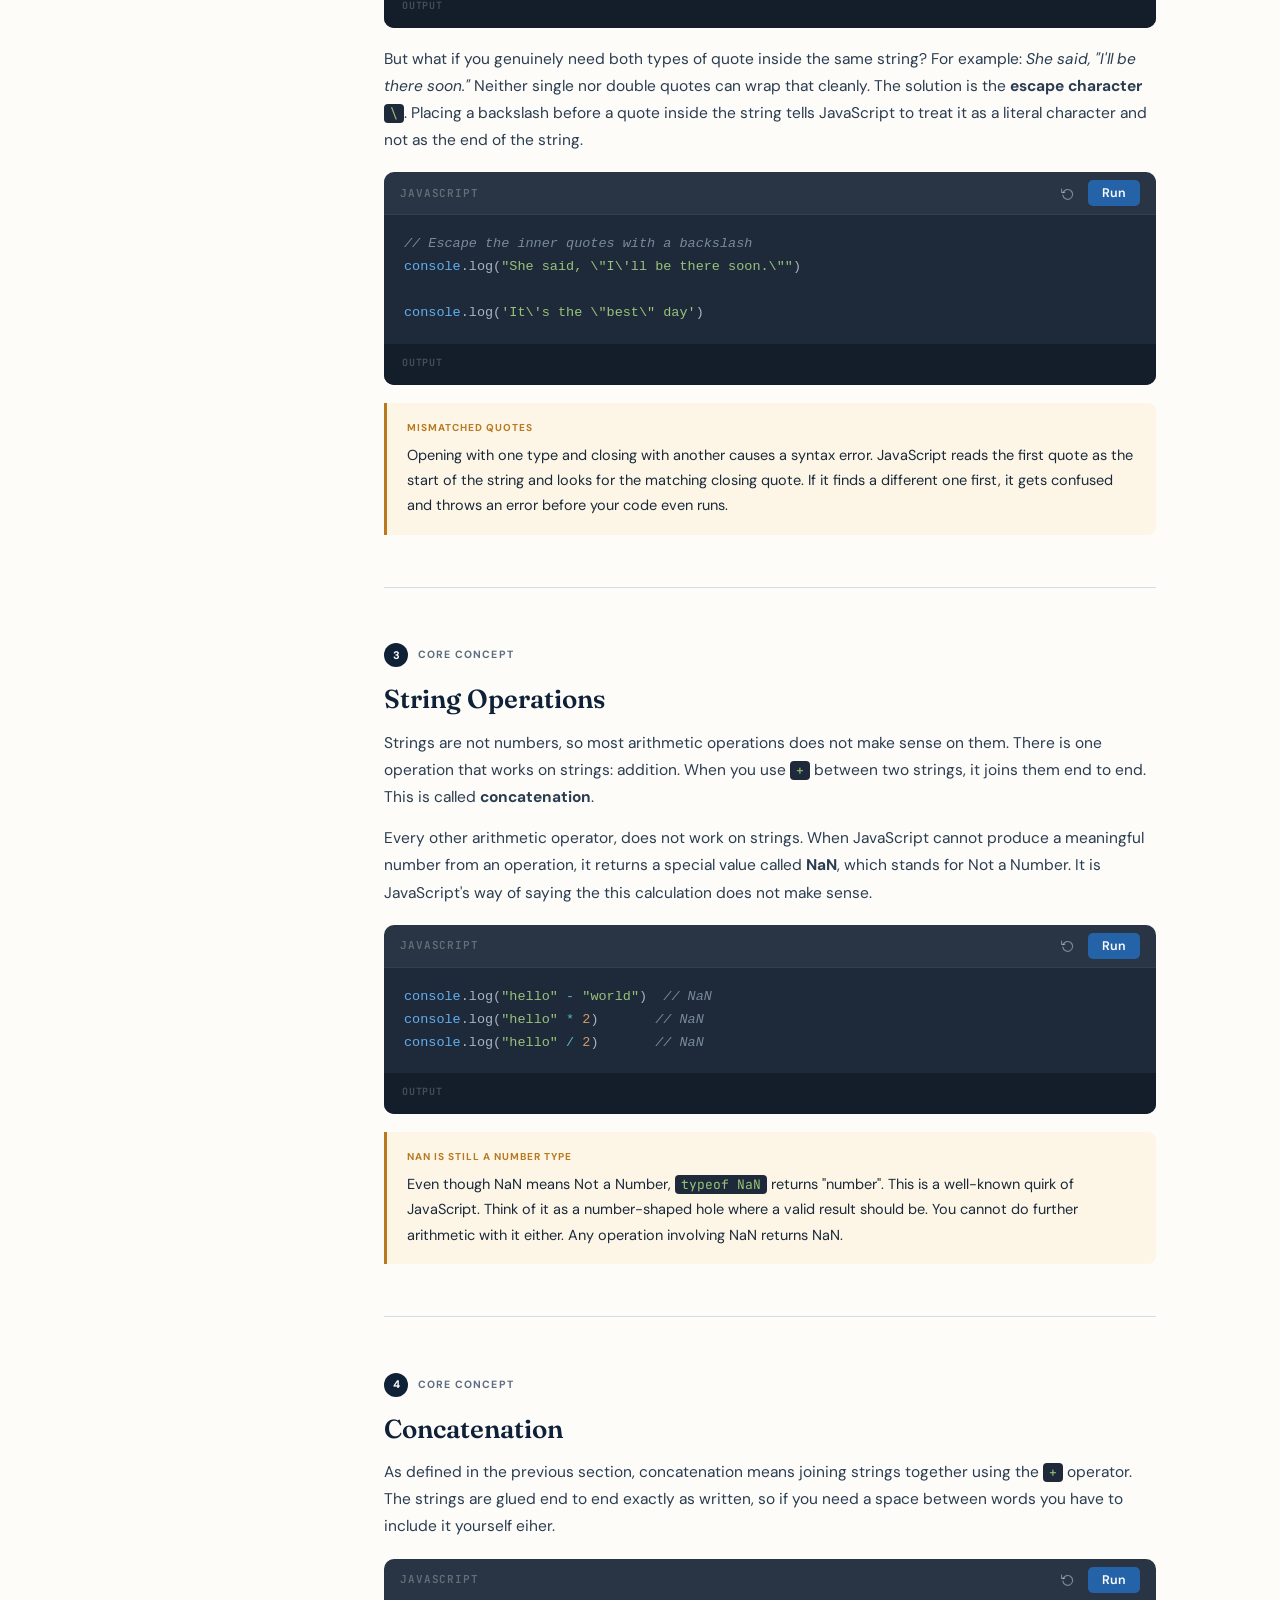
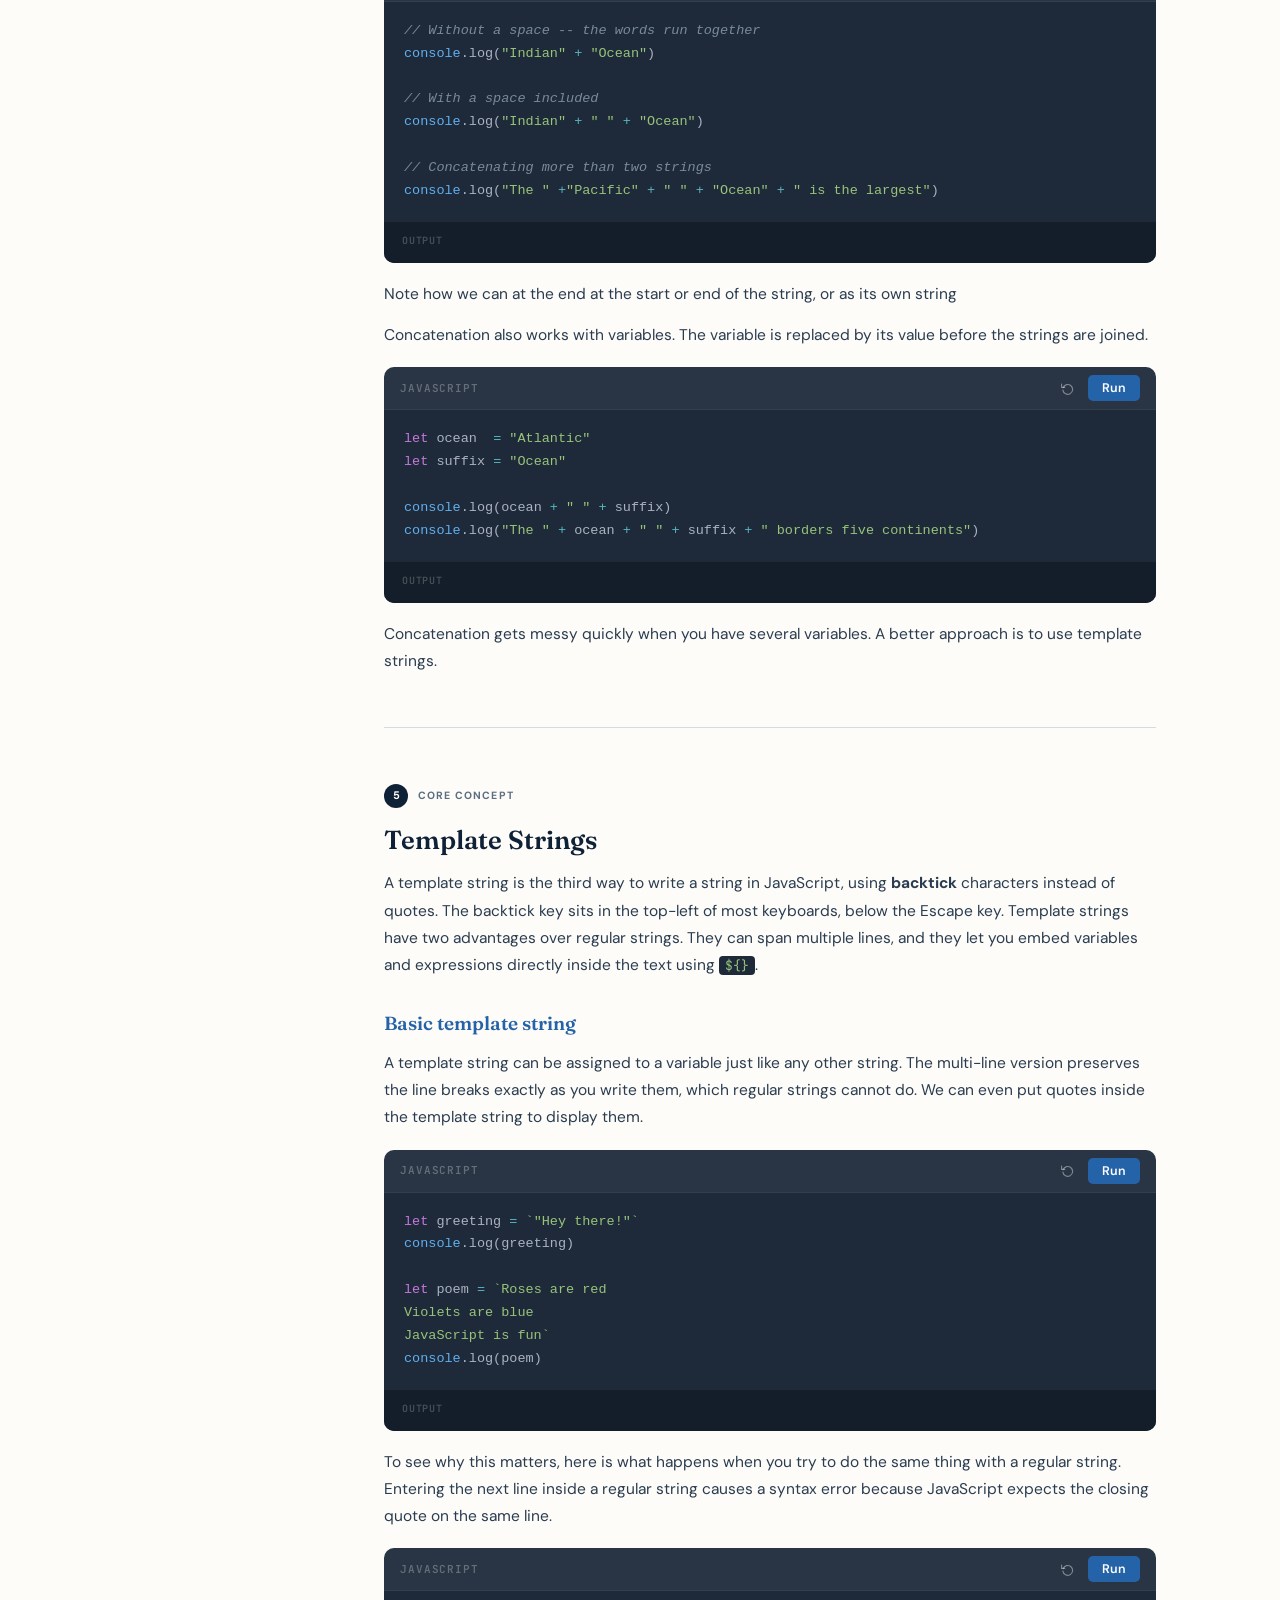
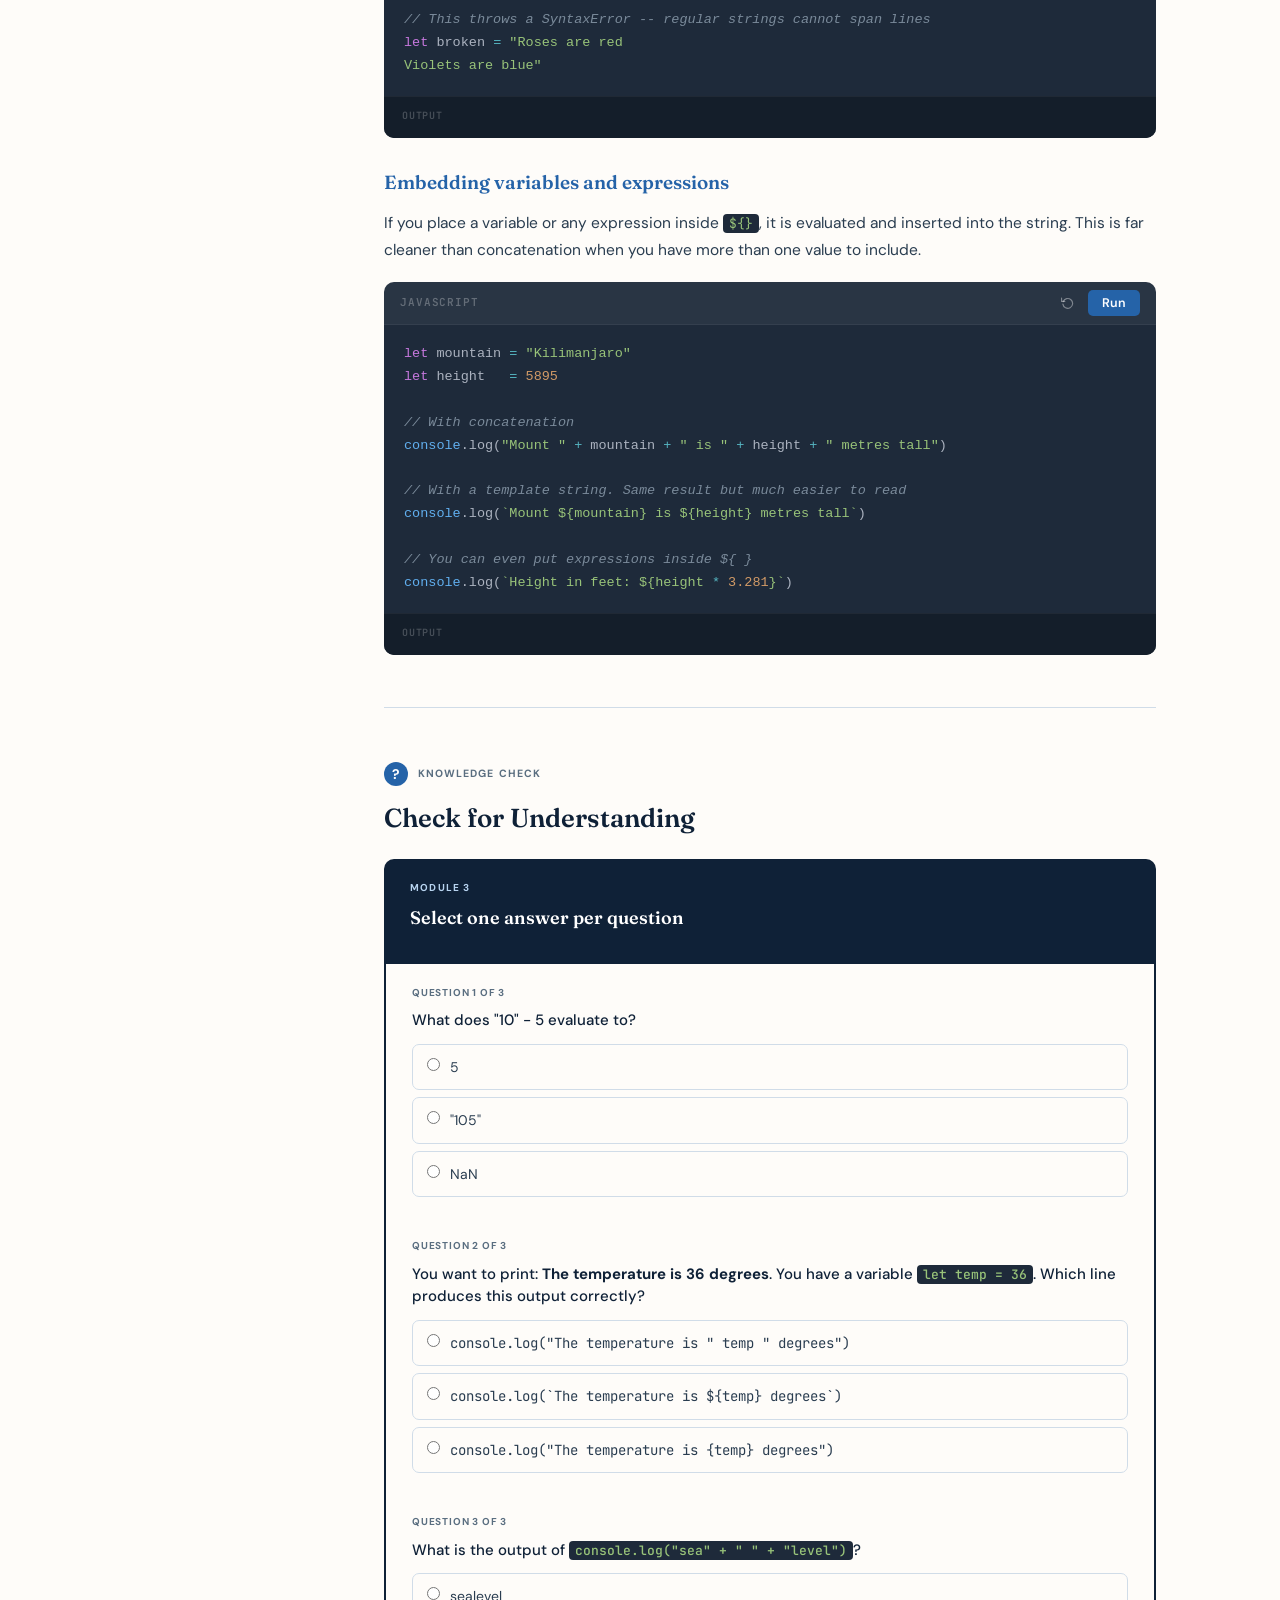
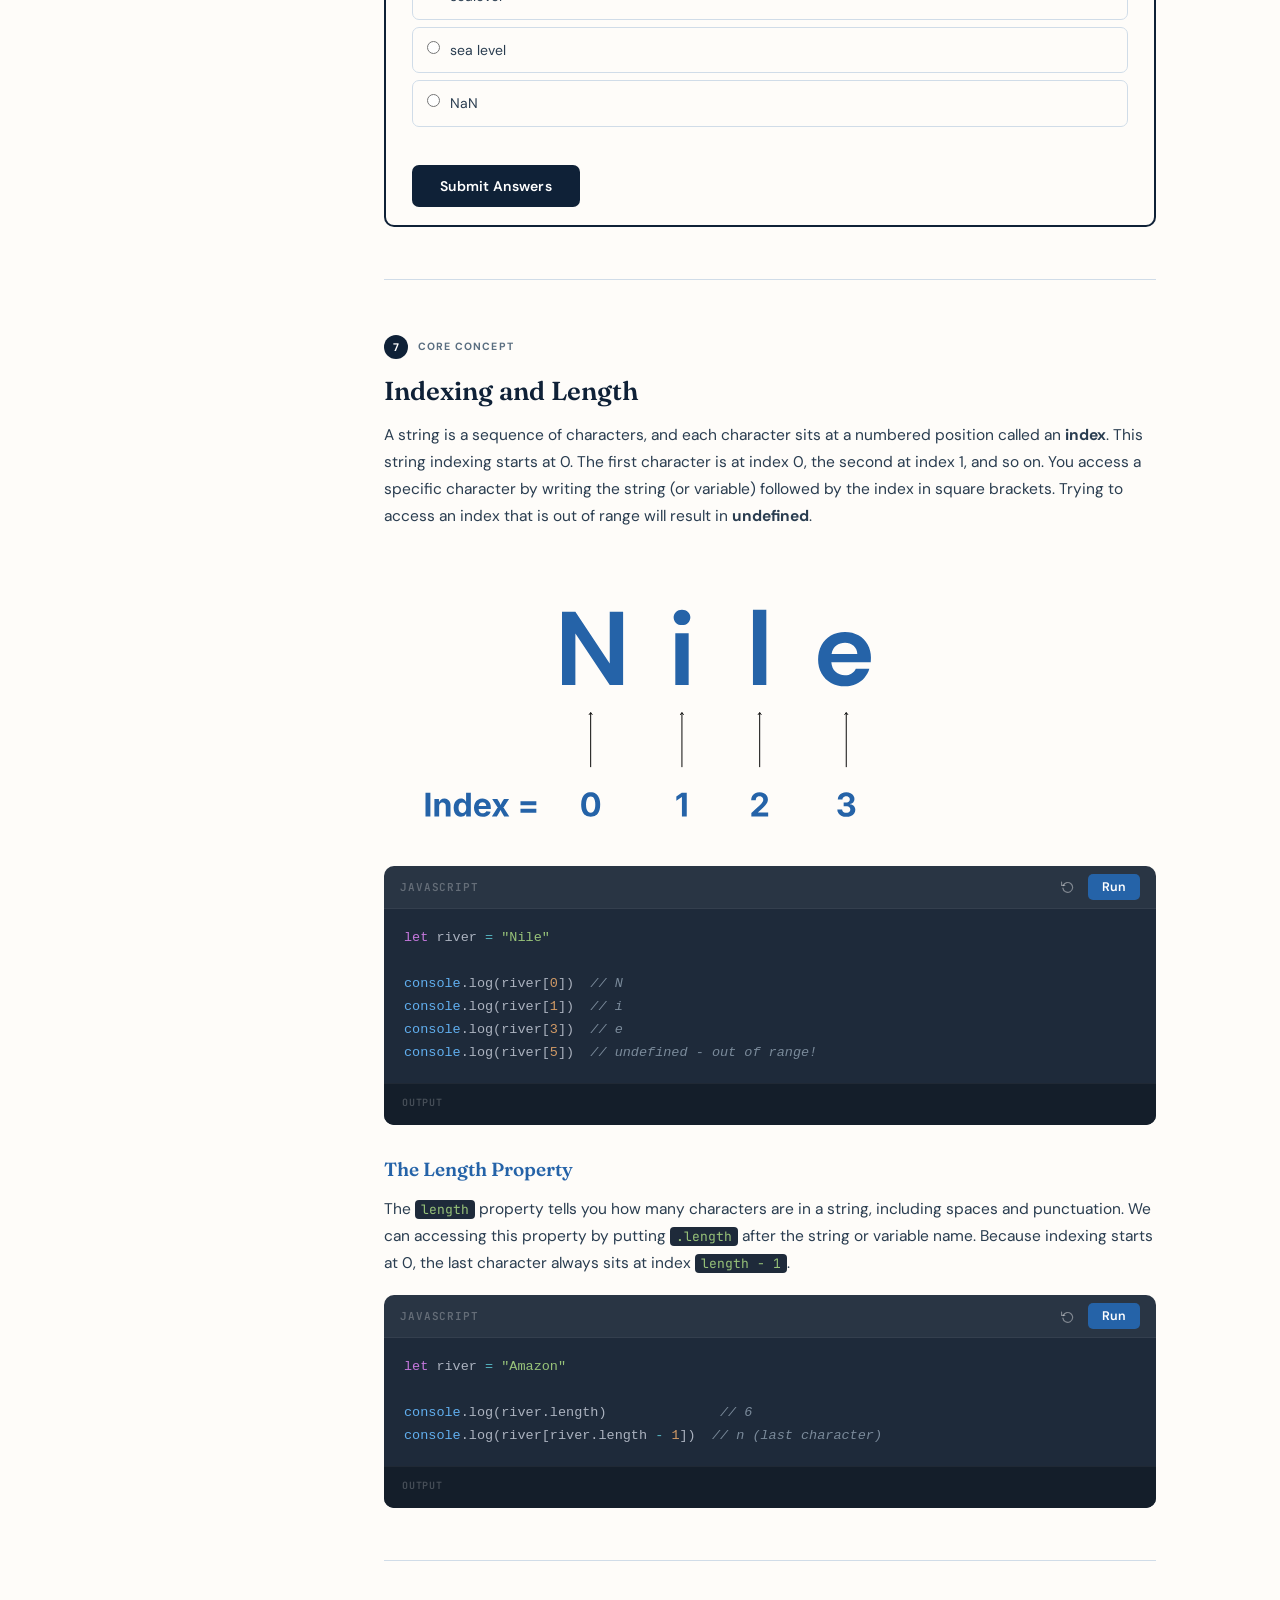
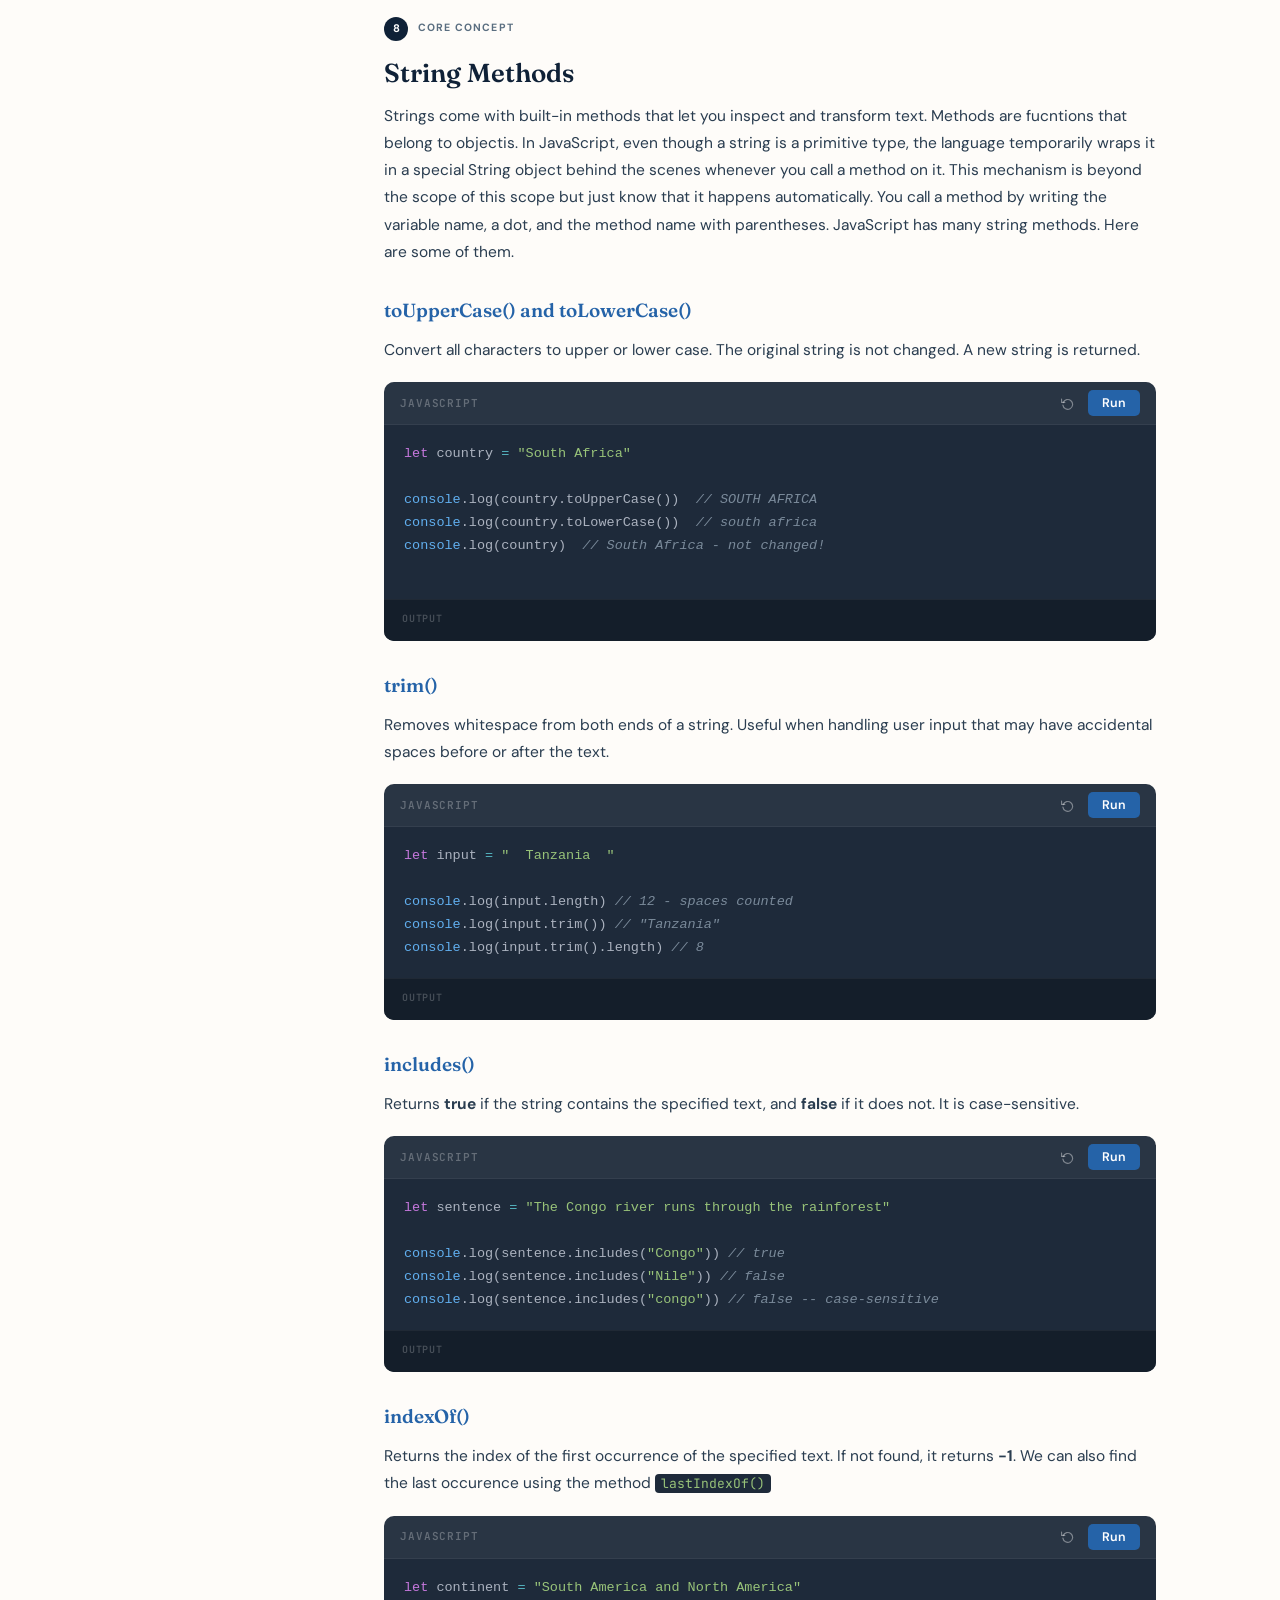
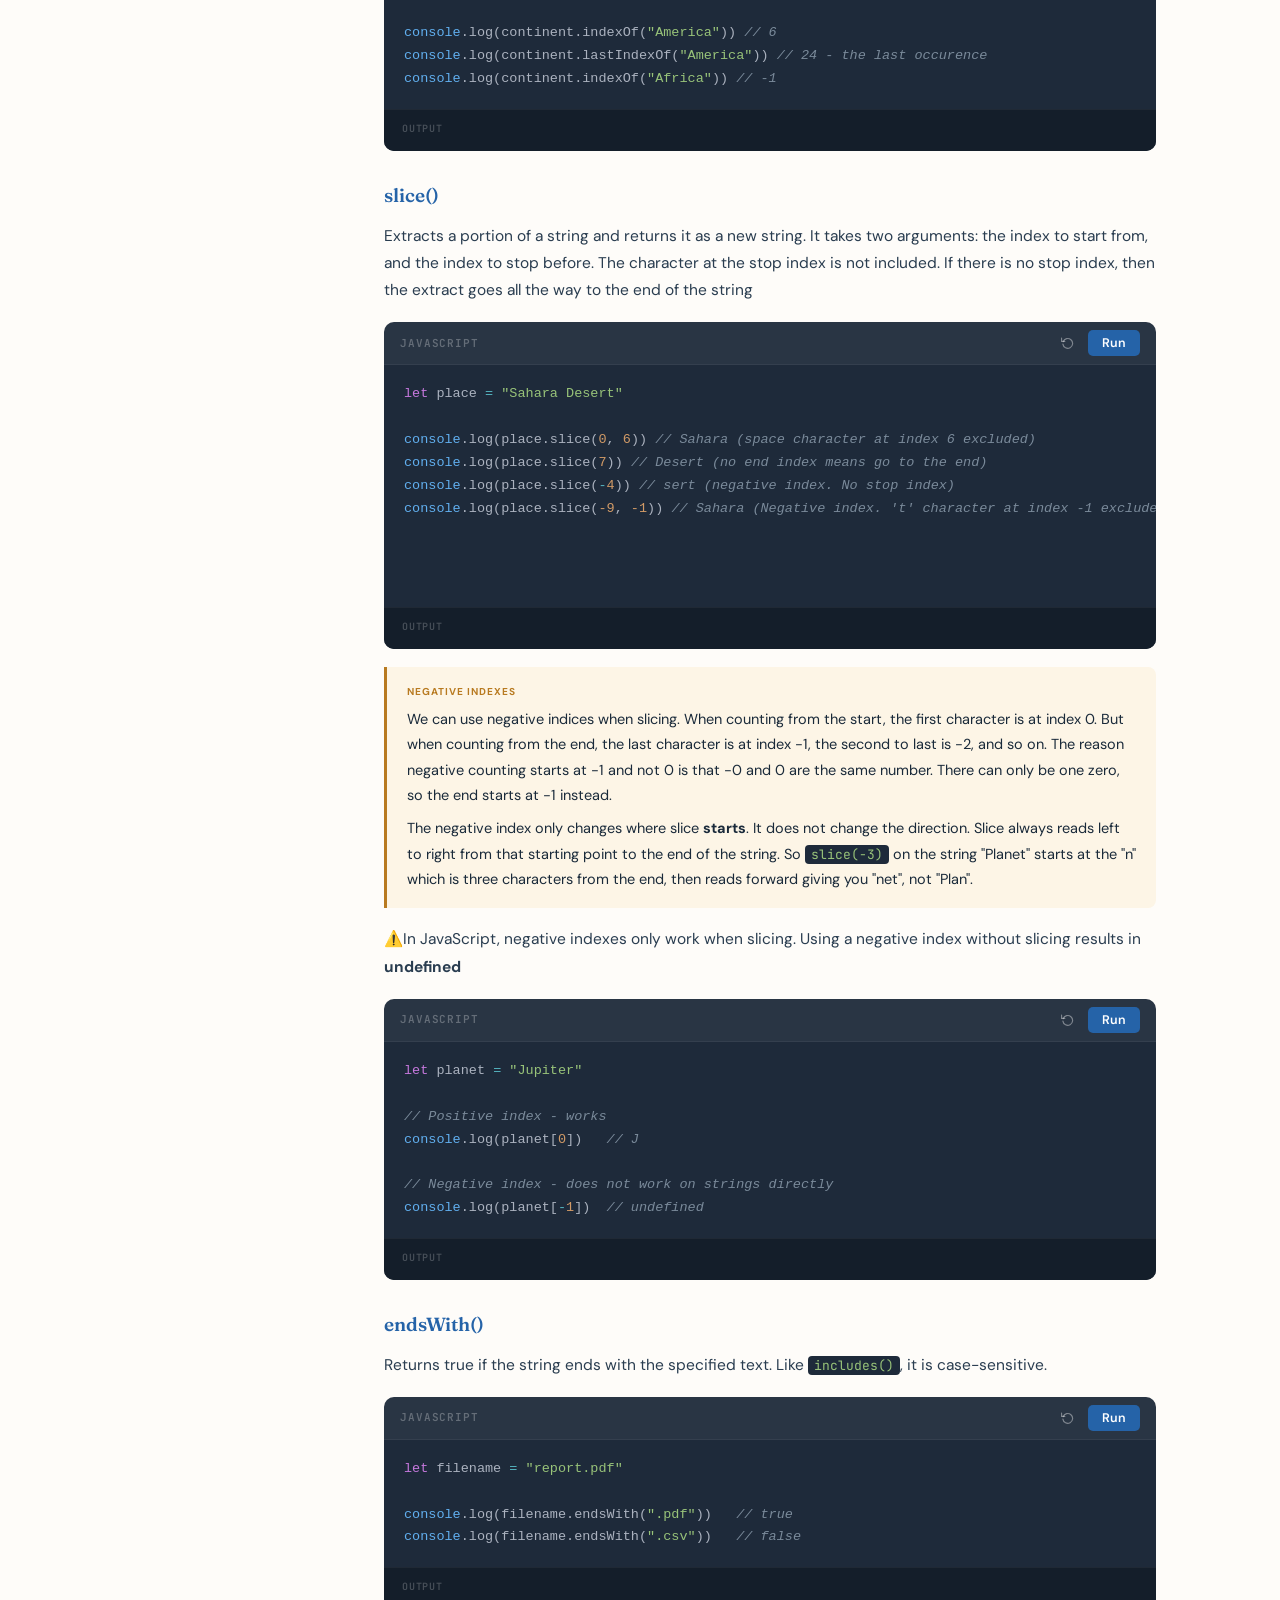
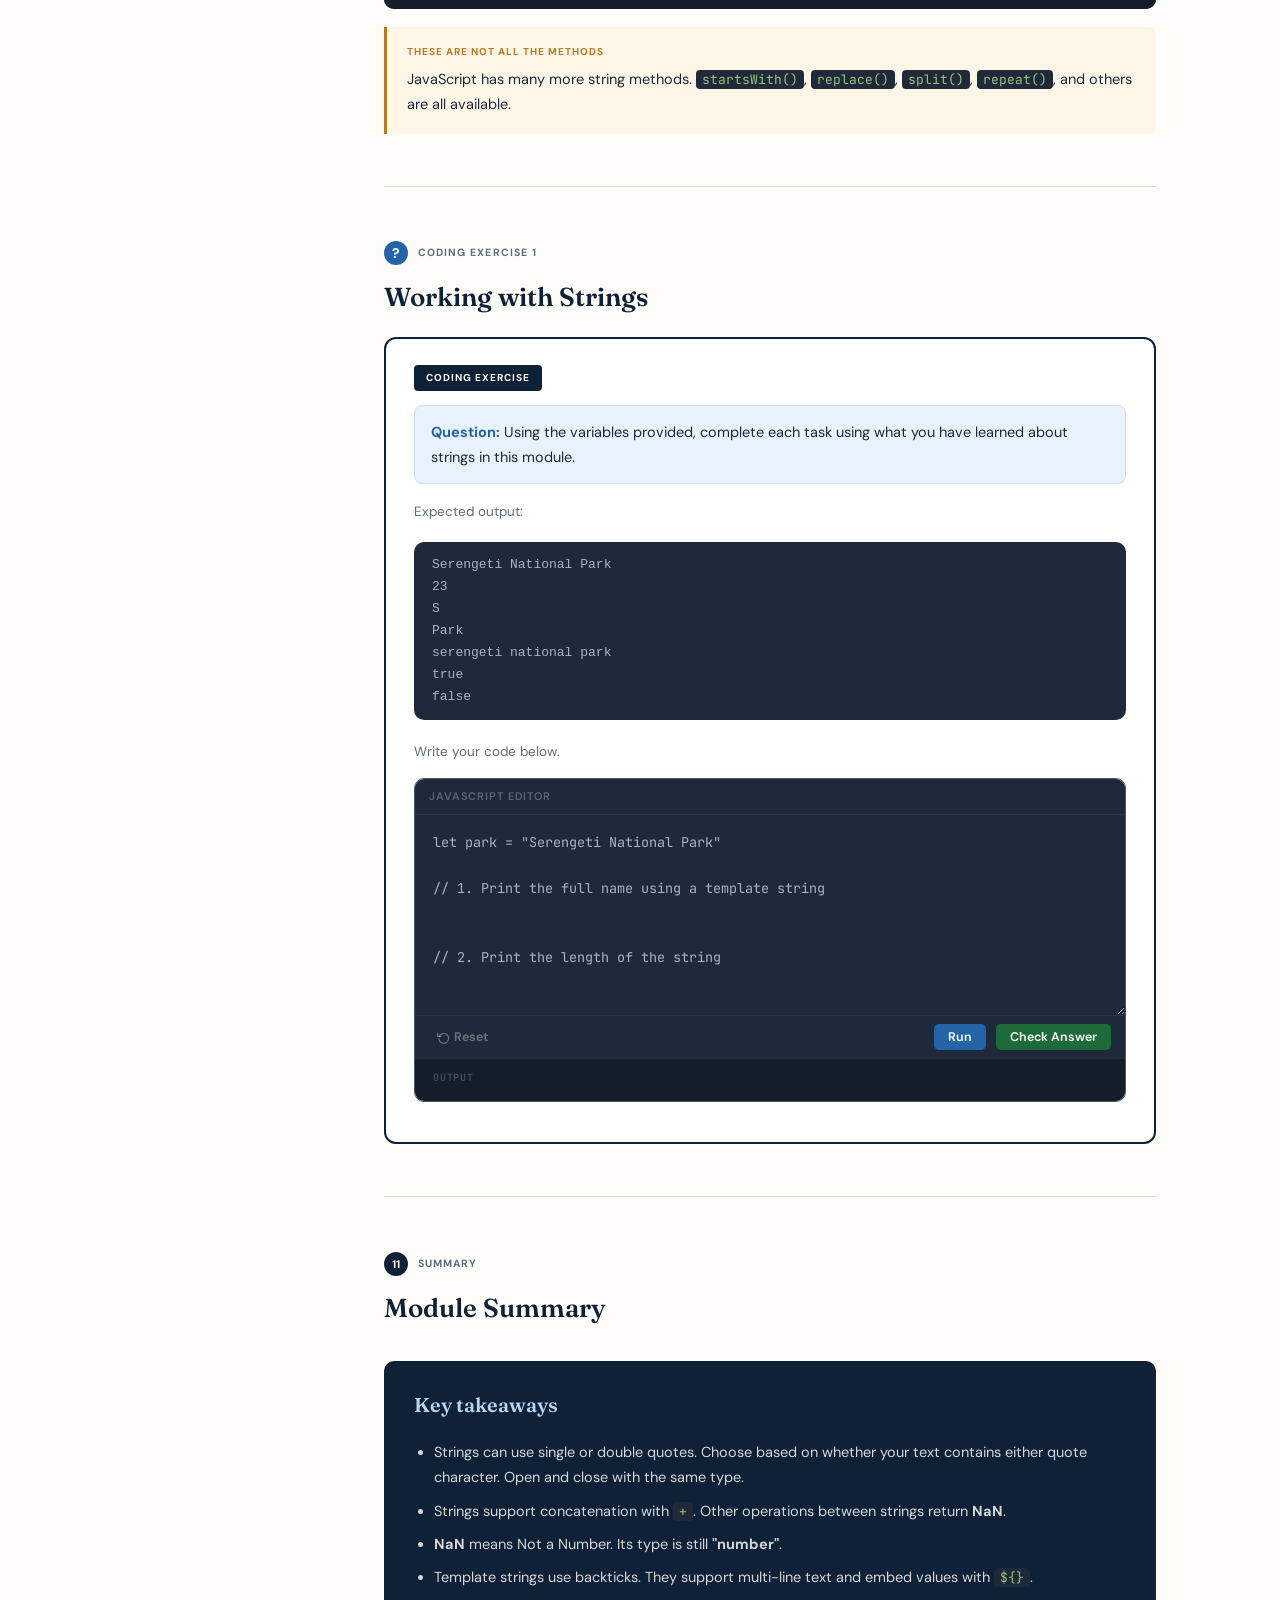
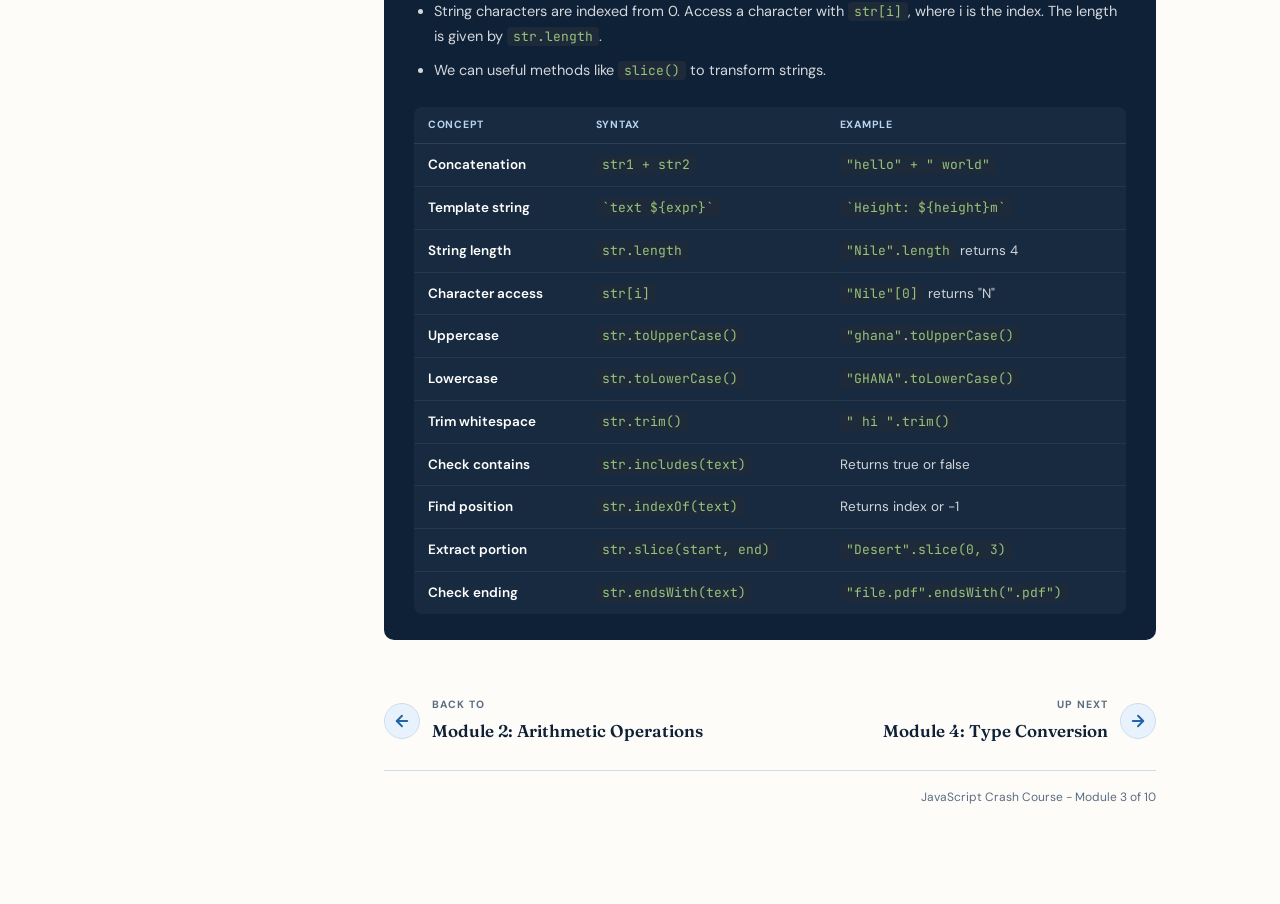
<file: modules/module3.html>
<!doctype html>
<html lang="en">
	<head>
		<meta charset="UTF-8" />
		<meta name="viewport" content="width=device-width, initial-scale=1.0" />
		<title>Module 3: Strings</title>
		<link
			href="https://fonts.googleapis.com/css2?family=Fraunces:opsz,wght@9..144,400;9..144,600&family=DM+Sans:wght@300;400;500;600&family=JetBrains+Mono:wght@400;600&display=swap"
			rel="stylesheet"
		/>
		<link rel="stylesheet" href="../assets/css/main.css" />
	</head>
	<body>
		<nav class="top-nav">
			<a class="top-nav-home" href="../index.html" title="Home">
				<span class="material-icons">home</span>
			</a>
		</nav>

		<header class="lesson-header">
			<div class="header-inner">
				<div class="lesson-meta">
					<span class="badge">Module 3 of 10</span>
				</div>
				<h1>Strings</h1>
			</div>
			<div class="progress-bar-wrap">
				<div class="progress-bar-fill" style="width: 30%"></div>
			</div>
		</header>

		<div class="page-wrap">
			<aside class="sidebar" id="sidebar">
				<div class="sidebar-label">In this module</div>
				<ul class="sidebar-nav">
					<li><a href="#s1">Learning Objectives</a></li>
					<li><a href="#s2">Quote Rules</a></li>
					<li><a href="#s3">String Operations</a></li>
					<li><a href="#s4">Concatenation</a></li>
					<li><a href="#s5">Template Strings</a></li>
					<li><a href="#s6">Knowledge Check</a></li>
					<li><a href="#s7">Indexing and Length</a></li>
					<li><a href="#s8">String Methods</a></li>
					<li><a href="#s9">Coding Exercise 1</a></li>
					<li><a href="#s11">Summary</a></li>
				</ul>
			</aside>

			<button
				class="sidebar-toggle"
				id="sidebarToggle"
				aria-label="Toggle menu"
			>
				<svg
					viewBox="0 0 24 24"
					fill="none"
					stroke="currentColor"
					stroke-width="2"
					stroke-linecap="round"
					stroke-linejoin="round"
				>
					<line x1="3" y1="6" x2="21" y2="6" />
					<line x1="3" y1="12" x2="21" y2="12" />
					<line x1="3" y1="18" x2="21" y2="18" />
				</svg>
			</button>

			<main class="lesson-body">
				<!-- 1. LEARNING OBJECTIVE -->
				<div class="section" id="s1">
					<div class="section-label">
						<div class="section-num">1</div>
						<span class="section-title-sm">Learning Objectives</span>
					</div>
					<div class="objective-box">
						<p class="obj-intro">
							By the end of this module you will be able to:
						</p>
						<ul class="obj-list">
							<li>Create strings using single and double quotes</li>
							<li>Concatenate strings and use template literals</li>
							<li>
								Access characters by index and determine a string's length
							</li>
							<li>Use common string methods to inspect and transform text</li>
						</ul>
					</div>
				</div>

				<hr class="divider" />

				<!-- 2. QUOTE RULES -->
				<div class="section" id="s2">
					<div class="section-label">
						<div class="section-num">2</div>
						<span class="section-title-sm">Core Concept</span>
					</div>
					<h2>Quote Rules</h2>

					<p>
						In Module 1 you learned that a string is text wrapped in quotes.
						This also includes:
					</p>
					<ul class="prose-list">
						<li>empty quotes - ""</li>
						<li>quotes with a single space - " "</li>
						<li>quotes with 10 characters - 'I am happy'</li>
						<li>quotees with special characters - '@!!!!'</li>
					</ul>
					<p>
						All of these are strings. JavaScript allows you to create your
						string using single quotes and double quotes. Both work exactly the
						same way. The only rule is that you must open and close with the
						same type.
					</p>

					<div class="code-block">
						<div class="code-block-header">
							<span class="code-lang">JavaScript</span>
							<div class="code-block-btns">
								<button
									class="reset-btn"
									onclick="resetStatic('ex1')"
									title="Reset"
								>
									<svg
										viewBox="0 0 24 24"
										fill="none"
										stroke="currentColor"
										stroke-width="2.2"
										stroke-linecap="round"
										stroke-linejoin="round"
									>
										<polyline points="1 4 1 10 7 10"></polyline>
										<path d="M3.51 15a9 9 0 1 0 .49-4.5"></path>
									</svg></button
								><button class="run-btn" onclick="runStatic('ex1')">Run</button>
							</div>
						</div>
						<pre
							contenteditable="true"
							spellcheck="false"
							id="ex1-code"
						><span class="fn">console</span>.log(<span class="str">"Lake Victoria"</span>)   <span class="cmt">// double quotes</span>
<span class="fn">console</span>.log(<span class="str">'Lake Victoria'</span>)   <span class="cmt">// single quotes -- same result</span></pre>
						<div class="code-output" id="ex1-output">
							<div class="output-label">Output</div>
						</div>
					</div>

					<p>
						The practical reason to choose one over the other is when your
						string itself contains a quote character. If your text includes a
						single quote, wrap the string in double quotes so JavaScript does
						not get confused about where the string ends. The same logic applies
						in reverse.
					</p>

					<div class="code-block">
						<div class="code-block-header">
							<span class="code-lang">JavaScript</span>
							<div class="code-block-btns">
								<button
									class="reset-btn"
									onclick="resetStatic('ex2')"
									title="Reset"
								>
									<svg
										viewBox="0 0 24 24"
										fill="none"
										stroke="currentColor"
										stroke-width="2.2"
										stroke-linecap="round"
										stroke-linejoin="round"
									>
										<polyline points="1 4 1 10 7 10"></polyline>
										<path d="M3.51 15a9 9 0 1 0 .49-4.5"></path>
									</svg></button
								><button class="run-btn" onclick="runStatic('ex2')">Run</button>
							</div>
						</div>
						<pre
							contenteditable="true"
							spellcheck="false"
							id="ex2-code"
						><span class="cmt">// String contains a single quote -- use double quotes to wrap it</span>
<span class="fn">console</span>.log(<span class="str">"It's a sunny day"</span>)

<span class="cmt">// String contains a double quote -- use single quotes to wrap it</span>
<span class="fn">console</span>.log(<span class="str">'She said "hello"'</span>)</pre>
						<div class="code-output" id="ex2-output">
							<div class="output-label">Output</div>
						</div>
					</div>

					<p>
						But what if you genuinely need both types of quote inside the same
						string? For example:
						<em>She said, "I'll be there soon."</em> Neither single nor double
						quotes can wrap that cleanly. The solution is the
						<strong>escape character</strong> <code>\</code>. Placing a
						backslash before a quote inside the string tells JavaScript to treat
						it as a literal character and not as the end of the string.
					</p>

					<div class="code-block">
						<div class="code-block-header">
							<span class="code-lang">JavaScript</span>
							<div class="code-block-btns">
								<button
									class="reset-btn"
									onclick="resetStatic('ex2b')"
									title="Reset"
								>
									<svg
										viewBox="0 0 24 24"
										fill="none"
										stroke="currentColor"
										stroke-width="2.2"
										stroke-linecap="round"
										stroke-linejoin="round"
									>
										<polyline points="1 4 1 10 7 10"></polyline>
										<path d="M3.51 15a9 9 0 1 0 .49-4.5"></path>
									</svg></button
								><button class="run-btn" onclick="runStatic('ex2b')">
									Run
								</button>
							</div>
						</div>
						<pre
							contenteditable="true"
							spellcheck="false"
							id="ex2b-code"
						><span class="cmt">// Escape the inner quotes with a backslash</span>
<span class="fn">console</span>.log(<span class="str">"She said, \"I\'ll be there soon.\""</span>)

<span class="fn">console</span>.log(<span class="str">'It\'s the \"best\" day'</span>)</pre>
						<div class="code-output" id="ex2b-output">
							<div class="output-label">Output</div>
						</div>
					</div>

					<div class="callout warn">
						<div class="callout-label">Mismatched quotes</div>
						<p>
							Opening with one type and closing with another causes a syntax
							error. JavaScript reads the first quote as the start of the string
							and looks for the matching closing quote. If it finds a different
							one first, it gets confused and throws an error before your code
							even runs.
						</p>
					</div>
				</div>

				<hr class="divider" />

				<!-- 3. STRING OPERATIONS -->
				<div class="section" id="s3">
					<div class="section-label">
						<div class="section-num">3</div>
						<span class="section-title-sm">Core Concept</span>
					</div>
					<h2>String Operations</h2>

					<p>
						Strings are not numbers, so most arithmetic operations does not make
						sense on them. There is one operation that works on strings:
						addition. When you use <code>+</code> between two strings, it joins
						them end to end. This is called <strong>concatenation</strong>.
					</p>

					<p>
						Every other arithmetic operator, does not work on strings. When
						JavaScript cannot produce a meaningful number from an operation, it
						returns a special value called <strong>NaN</strong>, which stands
						for Not a Number. It is JavaScript's way of saying the this
						calculation does not make sense.
					</p>

					<div class="code-block">
						<div class="code-block-header">
							<span class="code-lang">JavaScript</span>
							<div class="code-block-btns">
								<button
									class="reset-btn"
									onclick="resetStatic('ex3')"
									title="Reset"
								>
									<svg
										viewBox="0 0 24 24"
										fill="none"
										stroke="currentColor"
										stroke-width="2.2"
										stroke-linecap="round"
										stroke-linejoin="round"
									>
										<polyline points="1 4 1 10 7 10"></polyline>
										<path d="M3.51 15a9 9 0 1 0 .49-4.5"></path>
									</svg></button
								><button class="run-btn" onclick="runStatic('ex3')">Run</button>
							</div>
						</div>
						<pre
							contenteditable="true"
							spellcheck="false"
							id="ex3-code"
						><span class="fn">console</span>.log(<span class="str">"hello"</span> <span class="op">-</span> <span class="str">"world"</span>)  <span class="cmt">// NaN</span>
<span class="fn">console</span>.log(<span class="str">"hello"</span> <span class="op">*</span> <span class="num">2</span>)       <span class="cmt">// NaN</span>
<span class="fn">console</span>.log(<span class="str">"hello"</span> <span class="op">/</span> <span class="num">2</span>)       <span class="cmt">// NaN</span></pre>
						<div class="code-output" id="ex3-output">
							<div class="output-label">Output</div>
						</div>
					</div>

					<div class="callout warn">
						<div class="callout-label">NaN is still a number type</div>
						<p>
							Even though NaN means Not a Number,
							<code>typeof NaN</code> returns "number". This is a well-known
							quirk of JavaScript. Think of it as a number-shaped hole where a
							valid result should be. You cannot do further arithmetic with it
							either. Any operation involving NaN returns NaN.
						</p>
					</div>
				</div>

				<hr class="divider" />

				<!-- 4. CONCATENATION -->
				<div class="section" id="s4">
					<div class="section-label">
						<div class="section-num">4</div>
						<span class="section-title-sm">Core Concept</span>
					</div>
					<h2>Concatenation</h2>

					<p>
						As defined in the previous section, concatenation means joining
						strings together using the
						<code>+</code> operator. The strings are glued end to end exactly as
						written, so if you need a space between words you have to include it
						yourself eiher.
					</p>

					<div class="code-block">
						<div class="code-block-header">
							<span class="code-lang">JavaScript</span>
							<div class="code-block-btns">
								<button
									class="reset-btn"
									onclick="resetStatic('ex4')"
									title="Reset"
								>
									<svg
										viewBox="0 0 24 24"
										fill="none"
										stroke="currentColor"
										stroke-width="2.2"
										stroke-linecap="round"
										stroke-linejoin="round"
									>
										<polyline points="1 4 1 10 7 10"></polyline>
										<path d="M3.51 15a9 9 0 1 0 .49-4.5"></path>
									</svg></button
								><button class="run-btn" onclick="runStatic('ex4')">Run</button>
							</div>
						</div>
						<pre
							contenteditable="true"
							spellcheck="false"
							id="ex4-code"
						><span class="cmt">// Without a space -- the words run together</span>
<span class="fn">console</span>.log(<span class="str">"Indian"</span> <span class="op">+</span> <span class="str">"Ocean"</span>)

<span class="cmt">// With a space included</span>
<span class="fn">console</span>.log(<span class="str">"Indian"</span> <span class="op">+</span> <span class="str">" "</span> <span class="op">+</span> <span class="str">"Ocean"</span>)

<span class="cmt">// Concatenating more than two strings</span>
<span class="fn">console</span>.log(<span class="str">"The "</span> <span class="op">+</span><span class="str">"Pacific"</span> <span class="op">+</span> <span class="str">" "</span> <span class="op">+</span> <span class="str">"Ocean"</span> <span class="op">+</span> <span class="str">" is the largest"</span>)</pre>
						<div class="code-output" id="ex4-output">
							<div class="output-label">Output</div>
						</div>
					</div>

					<p>
						Note how we can at the end at the start or end of the string, or as
						its own string
					</p>
					<p>
						Concatenation also works with variables. The variable is replaced by
						its value before the strings are joined.
					</p>

					<div class="code-block">
						<div class="code-block-header">
							<span class="code-lang">JavaScript</span>
							<div class="code-block-btns">
								<button
									class="reset-btn"
									onclick="resetStatic('ex5')"
									title="Reset"
								>
									<svg
										viewBox="0 0 24 24"
										fill="none"
										stroke="currentColor"
										stroke-width="2.2"
										stroke-linecap="round"
										stroke-linejoin="round"
									>
										<polyline points="1 4 1 10 7 10"></polyline>
										<path d="M3.51 15a9 9 0 1 0 .49-4.5"></path>
									</svg></button
								><button class="run-btn" onclick="runStatic('ex5')">Run</button>
							</div>
						</div>
						<pre
							contenteditable="true"
							spellcheck="false"
							id="ex5-code"
						><span class="kw">let</span> ocean  <span class="op">=</span> <span class="str">"Atlantic"</span>
<span class="kw">let</span> suffix <span class="op">=</span> <span class="str">"Ocean"</span>

<span class="fn">console</span>.log(ocean <span class="op">+</span> <span class="str">" "</span> <span class="op">+</span> suffix)
<span class="fn">console</span>.log(<span class="str">"The "</span> <span class="op">+</span> ocean <span class="op">+</span> <span class="str">" "</span> <span class="op">+</span> suffix <span class="op">+</span> <span class="str">" borders five continents"</span>)</pre>
						<div class="code-output" id="ex5-output">
							<div class="output-label">Output</div>
						</div>
					</div>

					<p>
						Concatenation gets messy quickly when you have several variables. A
						better approach is to use template strings.
					</p>
				</div>

				<hr class="divider" />

				<!-- 5. TEMPLATE STRINGS -->
				<div class="section" id="s5">
					<div class="section-label">
						<div class="section-num">5</div>
						<span class="section-title-sm">Core Concept</span>
					</div>
					<h2>Template Strings</h2>

					<p>
						A template string is the third way to write a string in JavaScript,
						using <strong>backtick</strong> characters instead of quotes. The
						backtick key sits in the top-left of most keyboards, below the
						Escape key. Template strings have two advantages over regular
						strings. They can span multiple lines, and they let you embed
						variables and expressions directly inside the text using
						<code>${}</code>.
					</p>

					<h3>Basic template string</h3>
					<p>
						A template string can be assigned to a variable just like any other
						string. The multi-line version preserves the line breaks exactly as
						you write them, which regular strings cannot do. We can even put
						quotes inside the template string to display them.
					</p>

					<div class="code-block">
						<div class="code-block-header">
							<span class="code-lang">JavaScript</span>
							<div class="code-block-btns">
								<button
									class="reset-btn"
									onclick="resetStatic('ex6')"
									title="Reset"
								>
									<svg
										viewBox="0 0 24 24"
										fill="none"
										stroke="currentColor"
										stroke-width="2.2"
										stroke-linecap="round"
										stroke-linejoin="round"
									>
										<polyline points="1 4 1 10 7 10"></polyline>
										<path d="M3.51 15a9 9 0 1 0 .49-4.5"></path>
									</svg></button
								><button class="run-btn" onclick="runStatic('ex6')">Run</button>
							</div>
						</div>
						<pre
							contenteditable="true"
							spellcheck="false"
							id="ex6-code"
						><span class="kw">let</span> greeting <span class="op">=</span> <span class="str">`"Hey there!"`</span>
<span class="fn">console</span>.log(greeting)

<span class="kw">let</span> poem <span class="op">=</span> <span class="str">`Roses are red
Violets are blue
JavaScript is fun`</span>
<span class="fn">console</span>.log(poem)</pre>
						<div class="code-output" id="ex6-output">
							<div class="output-label">Output</div>
						</div>
					</div>

					<p>
						To see why this matters, here is what happens when you try to do the
						same thing with a regular string. Entering the next line inside a
						regular string causes a syntax error because JavaScript expects the
						closing quote on the same line.
					</p>

					<div class="code-block">
						<div class="code-block-header">
							<span class="code-lang">JavaScript</span>
							<div class="code-block-btns">
								<button
									class="reset-btn"
									onclick="resetStatic('ex6b')"
									title="Reset"
								>
									<svg
										viewBox="0 0 24 24"
										fill="none"
										stroke="currentColor"
										stroke-width="2.2"
										stroke-linecap="round"
										stroke-linejoin="round"
									>
										<polyline points="1 4 1 10 7 10"></polyline>
										<path d="M3.51 15a9 9 0 1 0 .49-4.5"></path>
									</svg></button
								><button class="run-btn" onclick="runStatic('ex6b')">
									Run
								</button>
							</div>
						</div>
						<pre
							contenteditable="true"
							spellcheck="false"
							id="ex6b-code"
						><span class="cmt">// This throws a SyntaxError -- regular strings cannot span lines</span>
<span class="kw">let</span> broken <span class="op">=</span> <span class="str">"Roses are red
Violets are blue"</span></pre>
						<div class="code-output" id="ex6b-output">
							<div class="output-label">Output</div>
						</div>
					</div>

					<h3>Embedding variables and expressions</h3>
					<p>
						If you place a variable or any expression inside <code>${}</code>,
						it is evaluated and inserted into the string. This is far cleaner
						than concatenation when you have more than one value to include.
					</p>

					<div class="code-block">
						<div class="code-block-header">
							<span class="code-lang">JavaScript</span>
							<div class="code-block-btns">
								<button
									class="reset-btn"
									onclick="resetStatic('ex7')"
									title="Reset"
								>
									<svg
										viewBox="0 0 24 24"
										fill="none"
										stroke="currentColor"
										stroke-width="2.2"
										stroke-linecap="round"
										stroke-linejoin="round"
									>
										<polyline points="1 4 1 10 7 10"></polyline>
										<path d="M3.51 15a9 9 0 1 0 .49-4.5"></path>
									</svg></button
								><button class="run-btn" onclick="runStatic('ex7')">Run</button>
							</div>
						</div>
						<pre
							contenteditable="true"
							spellcheck="false"
							id="ex7-code"
						><span class="kw">let</span> mountain <span class="op">=</span> <span class="str">"Kilimanjaro"</span>
<span class="kw">let</span> height   <span class="op">=</span> <span class="num">5895</span>

<span class="cmt">// With concatenation</span>
<span class="fn">console</span>.log(<span class="str">"Mount "</span> <span class="op">+</span> mountain <span class="op">+</span> <span class="str">" is "</span> <span class="op">+</span> height <span class="op">+</span> <span class="str">" metres tall"</span>)

<span class="cmt">// With a template string. Same result but much easier to read</span>
<span class="fn">console</span>.log(<span class="str">`Mount ${mountain} is ${height} metres tall`</span>)

<span class="cmt">// You can even put expressions inside ${ }</span>
<span class="fn">console</span>.log(<span class="str">`Height in feet: ${height <span class="op">*</span> <span class="num">3.281</span>}`</span>)</pre>
						<div class="code-output" id="ex7-output">
							<div class="output-label">Output</div>
						</div>
					</div>
				</div>

				<hr class="divider" />

				<!-- 6. KNOWLEDGE CHECK -->
				<div class="section" id="s6">
					<div class="section-label">
						<div class="section-num question">?</div>
						<span class="section-title-sm">Knowledge Check</span>
					</div>
					<h2>Check for Understanding</h2>

					<div class="quiz-box">
						<div class="quiz-intro">
							<div class="quiz-intro-label">Module 3</div>
							<h3>Select one answer per question</h3>
						</div>
						<div class="quiz-questions">
							<div class="quiz-q">
								<div class="q-num">Question 1 of 3</div>
								<div class="q-text">What does "10" - 5 evaluate to?</div>
								<ul class="q-options">
									<li class="q-option" data-q="1" data-val="a">
										<input type="radio" name="q1" /> 5
									</li>
									<li class="q-option" data-q="1" data-val="b">
										<input type="radio" name="q1" /> "105"
									</li>
									<li class="q-option" data-q="1" data-val="c">
										<input type="radio" name="q1" /> NaN
									</li>
								</ul>
								<div class="q-feedback" id="fb1"></div>
							</div>

							<div class="quiz-q">
								<div class="q-num">Question 2 of 3</div>
								<div class="q-text">
									You want to print:
									<strong>The temperature is 36 degrees</strong>. You have a
									variable <code>let temp = 36</code>. Which line produces this
									output correctly?
								</div>
								<ul class="q-options">
									<li class="q-option" data-q="2" data-val="a">
										<input type="radio" name="q2" />
										<code
											>console.log("The temperature is " temp " degrees")</code
										>
									</li>
									<li class="q-option" data-q="2" data-val="b">
										<input type="radio" name="q2" />
										<code
											>console.log(`The temperature is ${temp} degrees`)</code
										>
									</li>
									<li class="q-option" data-q="2" data-val="c">
										<input type="radio" name="q2" />
										<code
											>console.log("The temperature is {temp} degrees")</code
										>
									</li>
								</ul>
								<div class="q-feedback" id="fb2"></div>
							</div>

							<div class="quiz-q">
								<div class="q-num">Question 3 of 3</div>
								<div class="q-text">
									What is the output of
									<code>console.log("sea" + " " + "level")</code>?
								</div>
								<ul class="q-options">
									<li class="q-option" data-q="3" data-val="a">
										<input type="radio" name="q3" /> sealevel
									</li>
									<li class="q-option" data-q="3" data-val="b">
										<input type="radio" name="q3" /> sea level
									</li>
									<li class="q-option" data-q="3" data-val="c">
										<input type="radio" name="q3" /> NaN
									</li>
								</ul>
								<div class="q-feedback" id="fb3"></div>
							</div>

							<div class="quiz-error" id="quizError">
								Please answer all three questions before submitting.
							</div>
							<button class="quiz-submit" id="submitQuiz">
								Submit Answers
							</button>
							<div class="quiz-result" id="quizResult">
								<div class="result-score" id="resultScore"></div>
								<div class="result-msg" id="resultMsg"></div>
							</div>
						</div>
					</div>
				</div>

				<hr class="divider" />

				<!-- 7. INDEXING AND LENGTH -->
				<div class="section" id="s7">
					<div class="section-label">
						<div class="section-num">7</div>
						<span class="section-title-sm">Core Concept</span>
					</div>
					<h2>Indexing and Length</h2>

					<p>
						A string is a sequence of characters, and each character sits at a
						numbered position called an <strong>index</strong>. This string
						indexing starts at 0. The first character is at index 0, the second
						at index 1, and so on. You access a specific character by writing
						the string (or variable) followed by the index in square brackets.
						Trying to access an index that is out of range will result in
						<strong>undefined</strong>.
					</p>

					<img
						class="module-img"
						src="../assets/images/module3/index.svg"
						alt="String indexing diagram"
					/>

					<div class="code-block">
						<div class="code-block-header">
							<span class="code-lang">JavaScript</span>
							<div class="code-block-btns">
								<button
									class="reset-btn"
									onclick="resetStatic('ex8')"
									title="Reset"
								>
									<svg
										viewBox="0 0 24 24"
										fill="none"
										stroke="currentColor"
										stroke-width="2.2"
										stroke-linecap="round"
										stroke-linejoin="round"
									>
										<polyline points="1 4 1 10 7 10"></polyline>
										<path d="M3.51 15a9 9 0 1 0 .49-4.5"></path>
									</svg></button
								><button class="run-btn" onclick="runStatic('ex8')">Run</button>
							</div>
						</div>
						<pre
							contenteditable="true"
							spellcheck="false"
							id="ex8-code"
						><span class="kw">let</span> river <span class="op">=</span> <span class="str">"Nile"</span>

<span class="fn">console</span>.log(river[<span class="num">0</span>])  <span class="cmt">// N</span>
<span class="fn">console</span>.log(river[<span class="num">1</span>])  <span class="cmt">// i</span>
<span class="fn">console</span>.log(river[<span class="num">3</span>])  <span class="cmt">// e</span>
<span class="fn">console</span>.log(river[<span class="num">5</span>])  <span class="cmt">// undefined - out of range!</span>
</pre>
						<div class="code-output" id="ex8-output">
							<div class="output-label">Output</div>
						</div>
					</div>

					<h3>The Length Property</h3>
					<p>
						The <code>length</code> property tells you how many characters are
						in a string, including spaces and punctuation. We can accessing this
						property by putting <code>.length</code> after the string or
						variable name. Because indexing starts at 0, the last character
						always sits at index <code>length - 1</code>.
					</p>

					<div class="code-block">
						<div class="code-block-header">
							<span class="code-lang">JavaScript</span>
							<div class="code-block-btns">
								<button
									class="reset-btn"
									onclick="resetStatic('ex9')"
									title="Reset"
								>
									<svg
										viewBox="0 0 24 24"
										fill="none"
										stroke="currentColor"
										stroke-width="2.2"
										stroke-linecap="round"
										stroke-linejoin="round"
									>
										<polyline points="1 4 1 10 7 10"></polyline>
										<path d="M3.51 15a9 9 0 1 0 .49-4.5"></path>
									</svg></button
								><button class="run-btn" onclick="runStatic('ex9')">Run</button>
							</div>
						</div>
						<pre
							contenteditable="true"
							spellcheck="false"
							id="ex9-code"
						><span class="kw">let</span> river <span class="op">=</span> <span class="str">"Amazon"</span>

<span class="fn">console</span>.log(river.length)              <span class="cmt">// 6</span>
<span class="fn">console</span>.log(river[river.length <span class="op">-</span> <span class="num">1</span>])  <span class="cmt">// n (last character)</span></pre>
						<div class="code-output" id="ex9-output">
							<div class="output-label">Output</div>
						</div>
					</div>
				</div>

				<hr class="divider" />

				<!-- 8. STRING METHODS -->
				<div class="section" id="s8">
					<div class="section-label">
						<div class="section-num">8</div>
						<span class="section-title-sm">Core Concept</span>
					</div>
					<h2>String Methods</h2>

					<p>
						Strings come with built-in methods that let you inspect and
						transform text. Methods are fucntions that belong to objectis. In
						JavaScript, even though a string is a primitive type, the language
						temporarily wraps it in a special String object behind the scenes
						whenever you call a method on it. This mechanism is beyond the scope
						of this scope but just know that it happens automatically. You call
						a method by writing the variable name, a dot, and the method name
						with parentheses. JavaScript has many string methods. Here are some
						of them.
					</p>

					<h3>toUpperCase() and toLowerCase()</h3>
					<p>
						Convert all characters to upper or lower case. The original string
						is not changed. A new string is returned.
					</p>

					<div class="code-block">
						<div class="code-block-header">
							<span class="code-lang">JavaScript</span>
							<div class="code-block-btns">
								<button
									class="reset-btn"
									onclick="resetStatic('ex10')"
									title="Reset"
								>
									<svg
										viewBox="0 0 24 24"
										fill="none"
										stroke="currentColor"
										stroke-width="2.2"
										stroke-linecap="round"
										stroke-linejoin="round"
									>
										<polyline points="1 4 1 10 7 10"></polyline>
										<path d="M3.51 15a9 9 0 1 0 .49-4.5"></path>
									</svg></button
								><button class="run-btn" onclick="runStatic('ex10')">
									Run
								</button>
							</div>
						</div>
						<pre
							contenteditable="true"
							spellcheck="false"
							id="ex10-code"
						><span class="kw">let</span> country <span class="op">=</span> <span class="str">"South Africa"</span>

<span class="fn">console</span>.log(country.toUpperCase())  <span class="cmt">// SOUTH AFRICA</span>
<span class="fn">console</span>.log(country.toLowerCase())  <span class="cmt">// south africa</span>
<span class="fn">console</span>.log(country)  <span class="cmt">// South Africa - not changed!</span>

</pre>
						<div class="code-output" id="ex10-output">
							<div class="output-label">Output</div>
						</div>
					</div>

					<h3>trim()</h3>
					<p>
						Removes whitespace from both ends of a string. Useful when handling
						user input that may have accidental spaces before or after the text.
					</p>

					<div class="code-block">
						<div class="code-block-header">
							<span class="code-lang">JavaScript</span>
							<div class="code-block-btns">
								<button
									class="reset-btn"
									onclick="resetStatic('ex11')"
									title="Reset"
								>
									<svg
										viewBox="0 0 24 24"
										fill="none"
										stroke="currentColor"
										stroke-width="2.2"
										stroke-linecap="round"
										stroke-linejoin="round"
									>
										<polyline points="1 4 1 10 7 10"></polyline>
										<path d="M3.51 15a9 9 0 1 0 .49-4.5"></path>
									</svg></button
								><button class="run-btn" onclick="runStatic('ex11')">
									Run
								</button>
							</div>
						</div>
						<pre
							contenteditable="true"
							spellcheck="false"
							id="ex11-code"
						><span class="kw">let</span> input <span class="op">=</span> <span class="str">"  Tanzania  "</span>

<span class="fn">console</span>.log(input.length) <span class="cmt">// 12 - spaces counted</span>
<span class="fn">console</span>.log(input.trim()) <span class="cmt">// "Tanzania"</span>
<span class="fn">console</span>.log(input.trim().length) <span class="cmt">// 8</span></pre>
						<div class="code-output" id="ex11-output">
							<div class="output-label">Output</div>
						</div>
					</div>

					<h3>includes()</h3>
					<p>
						Returns <strong>true</strong> if the string contains the specified
						text, and <strong>false</strong> if it does not. It is
						case-sensitive.
					</p>

					<div class="code-block">
						<div class="code-block-header">
							<span class="code-lang">JavaScript</span>
							<div class="code-block-btns">
								<button
									class="reset-btn"
									onclick="resetStatic('ex12')"
									title="Reset"
								>
									<svg
										viewBox="0 0 24 24"
										fill="none"
										stroke="currentColor"
										stroke-width="2.2"
										stroke-linecap="round"
										stroke-linejoin="round"
									>
										<polyline points="1 4 1 10 7 10"></polyline>
										<path d="M3.51 15a9 9 0 1 0 .49-4.5"></path>
									</svg></button
								><button class="run-btn" onclick="runStatic('ex12')">
									Run
								</button>
							</div>
						</div>
						<pre
							contenteditable="true"
							spellcheck="false"
							id="ex12-code"
						><span class="kw">let</span> sentence <span class="op">=</span> <span class="str">"The Congo river runs through the rainforest"</span>

<span class="fn">console</span>.log(sentence.includes(<span class="str">"Congo"</span>)) <span class="cmt">// true</span>
<span class="fn">console</span>.log(sentence.includes(<span class="str">"Nile"</span>)) <span class="cmt">// false</span>
<span class="fn">console</span>.log(sentence.includes(<span class="str">"congo"</span>)) <span class="cmt">// false -- case-sensitive</span></pre>
						<div class="code-output" id="ex12-output">
							<div class="output-label">Output</div>
						</div>
					</div>

					<h3>indexOf()</h3>
					<p>
						Returns the index of the first occurrence of the specified text. If
						not found, it returns <strong>-1</strong>. We can also find the last
						occurence using the method <code>lastIndexOf()</code>
					</p>

					<div class="code-block">
						<div class="code-block-header">
							<span class="code-lang">JavaScript</span>
							<div class="code-block-btns">
								<button
									class="reset-btn"
									onclick="resetStatic('ex13')"
									title="Reset"
								>
									<svg
										viewBox="0 0 24 24"
										fill="none"
										stroke="currentColor"
										stroke-width="2.2"
										stroke-linecap="round"
										stroke-linejoin="round"
									>
										<polyline points="1 4 1 10 7 10"></polyline>
										<path d="M3.51 15a9 9 0 1 0 .49-4.5"></path>
									</svg></button
								><button class="run-btn" onclick="runStatic('ex13')">
									Run
								</button>
							</div>
						</div>
						<pre
							contenteditable="true"
							spellcheck="false"
							id="ex13-code"
						><span class="kw">let</span> continent <span class="op">=</span> <span class="str">"South America and North America"</span>

<span class="fn">console</span>.log(continent.indexOf(<span class="str">"America"</span>)) <span class="cmt">// 6</span>
<span class="fn">console</span>.log(continent.lastIndexOf(<span class="str">"America"</span>)) <span class="cmt">// 24 - the last occurence</span>
<span class="fn">console</span>.log(continent.indexOf(<span class="str">"Africa"</span>)) <span class="cmt">// -1</span></pre>
						<div class="code-output" id="ex13-output">
							<div class="output-label">Output</div>
						</div>
					</div>

					<h3>slice()</h3>
					<p>
						Extracts a portion of a string and returns it as a new string. It
						takes two arguments: the index to start from, and the index to stop
						before. The character at the stop index is not included. If there is
						no stop index, then the extract goes all the way to the end of the
						string
					</p>

					<div class="code-block">
						<div class="code-block-header">
							<span class="code-lang">JavaScript</span>
							<div class="code-block-btns">
								<button
									class="reset-btn"
									onclick="resetStatic('ex14')"
									title="Reset"
								>
									<svg
										viewBox="0 0 24 24"
										fill="none"
										stroke="currentColor"
										stroke-width="2.2"
										stroke-linecap="round"
										stroke-linejoin="round"
									>
										<polyline points="1 4 1 10 7 10"></polyline>
										<path d="M3.51 15a9 9 0 1 0 .49-4.5"></path>
									</svg></button
								><button class="run-btn" onclick="runStatic('ex14')">
									Run
								</button>
							</div>
						</div>
						<pre
							contenteditable="true"
							spellcheck="false"
							id="ex14-code"
						><span class="kw">let</span> place <span class="op">=</span> <span class="str">"Sahara Desert"</span>

<span class="fn">console</span>.log(place.slice(<span class="num">0</span>, <span class="num">6</span>)) <span class="cmt">// Sahara (space character at index 6 excluded)</span>
<span class="fn">console</span>.log(place.slice(<span class="num">7</span>)) <span class="cmt">// Desert (no end index means go to the end)</span>
<span class="fn">console</span>.log(place.slice(<span class="op">-</span><span class="num">4</span>)) <span class="cmt">// sert (negative index. No stop index)</span>
<span class="fn">console</span>.log(place.slice(<span class="num">-9</span>, <span class="num">-1</span>)) <span class="cmt">// Sahara (Negative index. 't' character at index -1 excluded)</span>



</pre>
						<div class="code-output" id="ex14-output">
							<div class="output-label">Output</div>
						</div>
					</div>
					<div class="callout warn">
						<div class="callout-label">Negative indexes</div>

						<p>
							We can use negative indices when slicing. When counting from the
							start, the first character is at index 0. But when counting from
							the end, the last character is at index -1, the second to last is
							-2, and so on. The reason negative counting starts at -1 and not 0
							is that -0 and 0 are the same number. There can only be one zero,
							so the end starts at -1 instead.
						</p>

						<p>
							The negative index only changes where slice
							<strong>starts</strong>. It does not change the direction. Slice
							always reads left to right from that starting point to the end of
							the string. So <code>slice(-3)</code> on the string "Planet"
							starts at the "n" which is three characters from the end, then
							reads forward giving you "net", not "Plan".
						</p>
					</div>

					<p>
						⚠️In JavaScript, negative indexes only work when slicing. Using a
						negative index without slicing results in <strong>undefined</strong>
					</p>

					<div class="code-block">
						<div class="code-block-header">
							<span class="code-lang">JavaScript</span>
							<div class="code-block-btns">
								<button
									class="reset-btn"
									onclick="resetStatic('exN')"
									title="Reset"
								>
									<svg
										viewBox="0 0 24 24"
										fill="none"
										stroke="currentColor"
										stroke-width="2.2"
										stroke-linecap="round"
										stroke-linejoin="round"
									>
										<polyline points="1 4 1 10 7 10"></polyline>
										<path d="M3.51 15a9 9 0 1 0 .49-4.5"></path>
									</svg></button
								><button class="run-btn" onclick="runStatic('exN')">Run</button>
							</div>
						</div>
						<pre
							contenteditable="true"
							spellcheck="false"
							id="exN-code"
						><span class="kw">let</span> planet <span class="op">=</span> <span class="str">"Jupiter"</span>

<span class="cmt">// Positive index - works</span>
<span class="fn">console</span>.log(planet[<span class="num">0</span>])   <span class="cmt">// J</span>

<span class="cmt">// Negative index - does not work on strings directly</span>
<span class="fn">console</span>.log(planet[<span class="op">-</span><span class="num">1</span>])  <span class="cmt">// undefined</span></pre>
						<div class="code-output" id="exN-output">
							<div class="output-label">Output</div>
						</div>
					</div>

					<h3>endsWith()</h3>
					<p>
						Returns <string>true</string> if the string ends with the specified
						text. Like <code>includes()</code>, it is case-sensitive.
					</p>

					<div class="code-block">
						<div class="code-block-header">
							<span class="code-lang">JavaScript</span>
							<div class="code-block-btns">
								<button
									class="reset-btn"
									onclick="resetStatic('ex15')"
									title="Reset"
								>
									<svg
										viewBox="0 0 24 24"
										fill="none"
										stroke="currentColor"
										stroke-width="2.2"
										stroke-linecap="round"
										stroke-linejoin="round"
									>
										<polyline points="1 4 1 10 7 10"></polyline>
										<path d="M3.51 15a9 9 0 1 0 .49-4.5"></path>
									</svg></button
								><button class="run-btn" onclick="runStatic('ex15')">
									Run
								</button>
							</div>
						</div>
						<pre
							contenteditable="true"
							spellcheck="false"
							id="ex15-code"
						><span class="kw">let</span> filename <span class="op">=</span> <span class="str">"report.pdf"</span>

<span class="fn">console</span>.log(filename.endsWith(<span class="str">".pdf"</span>))   <span class="cmt">// true</span>
<span class="fn">console</span>.log(filename.endsWith(<span class="str">".csv"</span>))   <span class="cmt">// false</span></pre>
						<div class="code-output" id="ex15-output">
							<div class="output-label">Output</div>
						</div>
					</div>

					<div class="callout warn">
						<div class="callout-label">These are not all the methods</div>
						<p>
							JavaScript has many more string methods.
							<code>startsWith()</code>, <code>replace()</code>,
							<code>split()</code>, <code>repeat()</code>, and others are all
							available.
						</p>
					</div>
				</div>

				<hr class="divider" />

				<!-- 9. CODING EXERCISE 1 -->
				<div class="section" id="s9">
					<div class="section-label">
						<div class="section-num question">?</div>
						<span class="section-title-sm">Coding Exercise 1</span>
					</div>
					<h2>Working with Strings</h2>

					<div class="activity-box">
						<div class="activity-header">
							<span class="activity-tag">Coding Exercise</span>
						</div>
						<div class="activity-scenario">
							<strong>Question:</strong> Using the variables provided, complete
							each task using what you have learned about strings in this
							module.
						</div>

						<p
							style="
								font-size: 13.5px;
								color: var(--muted);
								margin-bottom: 10px;
							"
						>
							Expected output:
						</p>
						<div class="code-block" style="margin-bottom: 16px">
							<pre style="padding: 12px 18px; color: #abb2bf; font-size: 13px">
Serengeti National Park
23
S
Park
serengeti national park
true
false</pre
							>
						</div>

						<p
							style="
								font-size: 13.5px;
								color: var(--muted);
								margin-top: 20px;
								margin-bottom: 8px;
							"
						>
							Write your code below.
						</p>
						<div class="editor-wrap" id="editor1">
							<div class="editor-header">
								<span class="editor-label">JavaScript Editor</span>
							</div>
							<textarea
								class="editor-textarea"
								id="editor1-code"
								spellcheck="false"
							>
let park = "Serengeti National Park"

// 1. Print the full name using a template string


// 2. Print the length of the string


// 3. Print the first character


// 4. Print the last 4 characters using slice


// 5. Print the name in all lowercase


// 6. Check if it includes the word "National"


// 7. Check if it ends with "Reserve"

</textarea
							>
							<div class="editor-footer">
								<button
									class="editor-reset-btn"
									onclick="resetEditor('editor1')"
									title="Reset code"
								>
									<svg
										viewBox="0 0 24 24"
										fill="none"
										stroke="currentColor"
										stroke-width="2.2"
										stroke-linecap="round"
										stroke-linejoin="round"
									>
										<polyline points="1 4 1 10 7 10"></polyline>
										<path d="M3.51 15a9 9 0 1 0 .49-4.5"></path>
									</svg>
									Reset
								</button>
								<div class="spacer"></div>
								<button class="run-btn" onclick="runCode('editor1')">
									Run
								</button>
								<button class="check-btn" onclick="checkAnswer('ex1')">
									Check Answer
								</button>
							</div>
							<div class="output-area" id="editor1-output">
								<div class="output-label">Output</div>
							</div>
						</div>
						<div class="check-result" id="checkResult1"></div>
					</div>
				</div>

				<hr class="divider" />

				<!-- 11. SUMMARY -->
				<div class="section" id="s11">
					<div class="section-label">
						<div class="section-num">11</div>
						<span class="section-title-sm">Summary</span>
					</div>
					<h2>Module Summary</h2>
					<div class="summary-box">
						<h3>Key takeaways</h3>
						<ul class="summary-list">
							<li>
								Strings can use single or double quotes. Choose based on whether
								your text contains either quote character. Open and close with
								the same type.
							</li>
							<li>
								Strings support concatenation with <code>+</code>. Other
								operations between strings return <strong>NaN</strong>.
							</li>
							<li>
								<strong>NaN</strong> means Not a Number. Its type is still
								<strong>"number"</strong>.
							</li>
							<li>
								Template strings use backticks. They support multi-line text and
								embed values with <code>${}</code>.
							</li>
							<li>
								String characters are indexed from 0. Access a character with
								<code>str[i]</code>, where i is the index. The length is given
								by <code>str.length</code>.
							</li>
							<li>
								We can useful methods like <code>slice()</code> to transform
								strings.
							</li>
						</ul>

						<div class="ref-scroll-hint">Scroll right to see full table</div>
						<div class="ref-table-wrap">
							<table class="ref-table">
								<thead>
									<tr>
										<th>Concept</th>
										<th>Syntax</th>
										<th>Example</th>
									</tr>
								</thead>
								<tbody>
									<tr>
										<td>Concatenation</td>
										<td><code>str1 + str2</code></td>
										<td><code>"hello" + " world"</code></td>
									</tr>
									<tr>
										<td>Template string</td>
										<td><code>`text ${expr}`</code></td>
										<td><code>`Height: ${height}m`</code></td>
									</tr>
									<tr>
										<td>String length</td>
										<td><code>str.length</code></td>
										<td><code>"Nile".length</code> returns 4</td>
									</tr>
									<tr>
										<td>Character access</td>
										<td><code>str[i]</code></td>
										<td><code>"Nile"[0]</code> returns "N"</td>
									</tr>
									<tr>
										<td>Uppercase</td>
										<td><code>str.toUpperCase()</code></td>
										<td><code>"ghana".toUpperCase()</code></td>
									</tr>
									<tr>
										<td>Lowercase</td>
										<td><code>str.toLowerCase()</code></td>
										<td><code>"GHANA".toLowerCase()</code></td>
									</tr>
									<tr>
										<td>Trim whitespace</td>
										<td><code>str.trim()</code></td>
										<td><code>" hi ".trim()</code></td>
									</tr>
									<tr>
										<td>Check contains</td>
										<td><code>str.includes(text)</code></td>
										<td>Returns true or false</td>
									</tr>
									<tr>
										<td>Find position</td>
										<td><code>str.indexOf(text)</code></td>
										<td>Returns index or -1</td>
									</tr>
									<tr>
										<td>Extract portion</td>
										<td><code>str.slice(start, end)</code></td>
										<td><code>"Desert".slice(0, 3)</code></td>
									</tr>
									<tr>
										<td>Check ending</td>
										<td><code>str.endsWith(text)</code></td>
										<td><code>"file.pdf".endsWith(".pdf")</code></td>
									</tr>
								</tbody>
							</table>
						</div>
					</div>

					<div class="module-nav">
						<a class="prev-module" href="module2.html">
							<div class="prev-arrow-icon">
								<svg
									viewBox="0 0 24 24"
									width="18"
									height="18"
									fill="none"
									stroke="currentColor"
									stroke-width="2.5"
									stroke-linecap="round"
									stroke-linejoin="round"
								>
									<line x1="19" y1="12" x2="5" y2="12"></line>
									<polyline points="12 19 5 12 12 5"></polyline>
								</svg>
							</div>
							<div class="prev-text">
								<span class="prev-label">Back to</span>
								<span class="prev-title">Module 2: Arithmetic Operations</span>
							</div>
						</a>
						<a class="next-module" href="module4.html">
							<div class="next-text">
								<span class="next-label">Up next</span>
								<span class="next-title">Module 4: Type Conversion</span>
							</div>
							<div class="next-arrow-icon">
								<svg
									viewBox="0 0 24 24"
									fill="none"
									stroke="currentColor"
									stroke-width="2.5"
									stroke-linecap="round"
									stroke-linejoin="round"
								>
									<line x1="5" y1="12" x2="19" y2="12"></line>
									<polyline points="12 5 19 12 12 19"></polyline>
								</svg>
							</div>
						</a>
					</div>

					<div class="designer-note">
						<span>JavaScript Crash Course - Module 3 of 10</span>
					</div>
				</div>
			</main>
		</div>

		<!-- SCRIPTS -->
		<script>
			window.staticBlocksHTML = {};
			document.addEventListener("DOMContentLoaded", () => {
				document.querySelectorAll("pre[id]").forEach((pre) => {
					const id = pre.id.replace("-code", "");
					window.staticBlocksHTML[id] = pre.innerHTML;
				});
			});
		</script>
		<script src="../assets/js/editor.js"></script>
		<script>
			window.staticBlocks = {
				ex1: `console.log("Lake Victoria")\nconsole.log('Lake Victoria')`,
				ex2b: `// Escape the inner double quotes\nconsole.log("She said, \\"I\'ll be there soon.\\"")\n\n// Or escape inside single-quoted string\nconsole.log('It\'s the \\"best\\" day')`,
				ex2: `// String contains a single quote -- use double quotes to wrap it\nconsole.log("It's a sunny day")\n\n// String contains a double quote -- use single quotes to wrap it\nconsole.log('She said "hello"')`,
				ex3: `console.log("hello" - "world")\nconsole.log("hello" * 2)\nconsole.log("hello" / 2)`,
				ex4: `// Without a space\nconsole.log("Indian" + "Ocean")\n\n// With a space\nconsole.log("Indian" + " " + "Ocean")\n\n// More than two strings\nconsole.log("Pacific" + " " + "Ocean" + " is the largest")`,
				ex5: `let ocean  = "Atlantic"\nlet suffix = "Ocean"\nconsole.log(ocean + " " + suffix)\nconsole.log("The " + ocean + " " + suffix + " borders five continents")`,
				ex6: `let greeting = \`The sky is blue\`\nconsole.log(greeting)\n\nlet poem = \`Roses are red\nViolets are blue\nJavaScript is fun\`\nconsole.log(poem)`,
				ex7: `let mountain = "Kilimanjaro"\nlet height   = 5895\nconsole.log("Mount " + mountain + " is " + height + " metres tall")\nconsole.log(\`Mount \${mountain} is \${height} metres tall\`)\nconsole.log(\`Height in feet: \${height * 3.281}\`)`,
				ex8: `let river = "Nile"\nconsole.log(river[0])\nconsole.log(river[1])\nconsole.log(river[3])`,
				ex9: `let river = "Amazon"\nconsole.log(river.length)\nconsole.log(river[river.length - 1])`,
				ex10: `let country = "South Africa"\nconsole.log(country.toUpperCase())\nconsole.log(country.toLowerCase())`,
				ex11: `let input = "  Tanzania  "\nconsole.log(input.length)\nconsole.log(input.trim())\nconsole.log(input.trim().length)`,
				ex12: `let sentence = "The Congo river runs through the rainforest"\nconsole.log(sentence.includes("Congo"))\nconsole.log(sentence.includes("Nile"))\nconsole.log(sentence.includes("congo"))`,
				ex13: `let continent = "South America"\nconsole.log(continent.indexOf("America"))\nconsole.log(continent.indexOf("Africa"))`,
				ex14: `let place = "Sahara Desert"\nconsole.log(place.slice(0, 6))\nconsole.log(place.slice(7))\nconsole.log(place.slice(-6))`,
				ex15: `let filename = "report.pdf"\nconsole.log(filename.endsWith(".pdf"))\nconsole.log(filename.endsWith(".csv"))`,
			};

			window.editorDefaults = {
				editor1: `let park = "Serengeti National Park"\n\n// 1. Print the full name using a template string\n\n\n// 2. Print the length of the string\n\n\n// 3. Print the first character\n\n\n// 4. Print the last 4 characters using slice\n\n\n// 5. Print the name in all lowercase\n\n\n// 6. Check if it includes the word "National"\n\n\n// 7. Check if it ends with "Reserve"\n`,
			};

			window.checkConfigs = {
				ex1: {
					editorId: "editor1",
					resultId: "checkResult1",
					expected: [
						"Serengeti National Park",
						"23",
						"S",
						"Park",
						"serengeti national park",
						"true",
						"false",
					],
					successMsg: "All seven outputs are correct.",
					failMsg:
						"Check each task in order. Make sure slice gives you the last 4 characters and that includes and endsWith return the right boolean.",
				},
			};

			window.quizConfig = {
				questions: [
					{
						id: 1,
						answer: "c",
						feedback: {
							correct:
								'<strong>Correct.</strong> Subtraction does not work on strings. JavaScript cannot subtract "5" from "10" in a meaningful way and returns NaN.',
							wrong:
								"<strong>Not quite.</strong> Only + works on strings (as concatenation). The - operator does not know how to handle strings, so it returns NaN, which stands for Not a Number.",
						},
					},
					{
						id: 2,
						answer: "b",
						feedback: {
							correct:
								"<strong>Correct.</strong> Template strings use backticks and embed values with <code>${}</code>. This produces the cleanest result.",
							wrong:
								"<strong>Not quite.</strong> Option A is missing the + operators needed for concatenation. Option C uses regular quotes, so <code>{temp}</code> is treated as literal text and the variable is not inserted. Only a template string with backticks and <code>${}</code> works here.",
						},
					},
					{
						id: 3,
						answer: "b",
						feedback: {
							correct:
								'<strong>Correct.</strong> The three strings are joined in order. The middle one is a single space, so the result is "sea level" with a space between the words.',
							wrong:
								'<strong>Not quite.</strong> The + operator joins strings exactly as written. Since a space string is included between "sea" and "level", the result has a space between the words.',
						},
					},
				],
				messages: {
					perfect: "Solid. You are ready for Module 4.",
					good: "Good. Review the missed question before moving on.",
					retry: "Revisit sections 2 through 5, then try again.",
				},
			};
		</script>
		<script src="../assets/js/quiz.js"></script>
		<script src="../assets/js/flashcards.js"></script>
		<script src="../assets/js/ui.js"></script>
	</body>
</html>
</file>
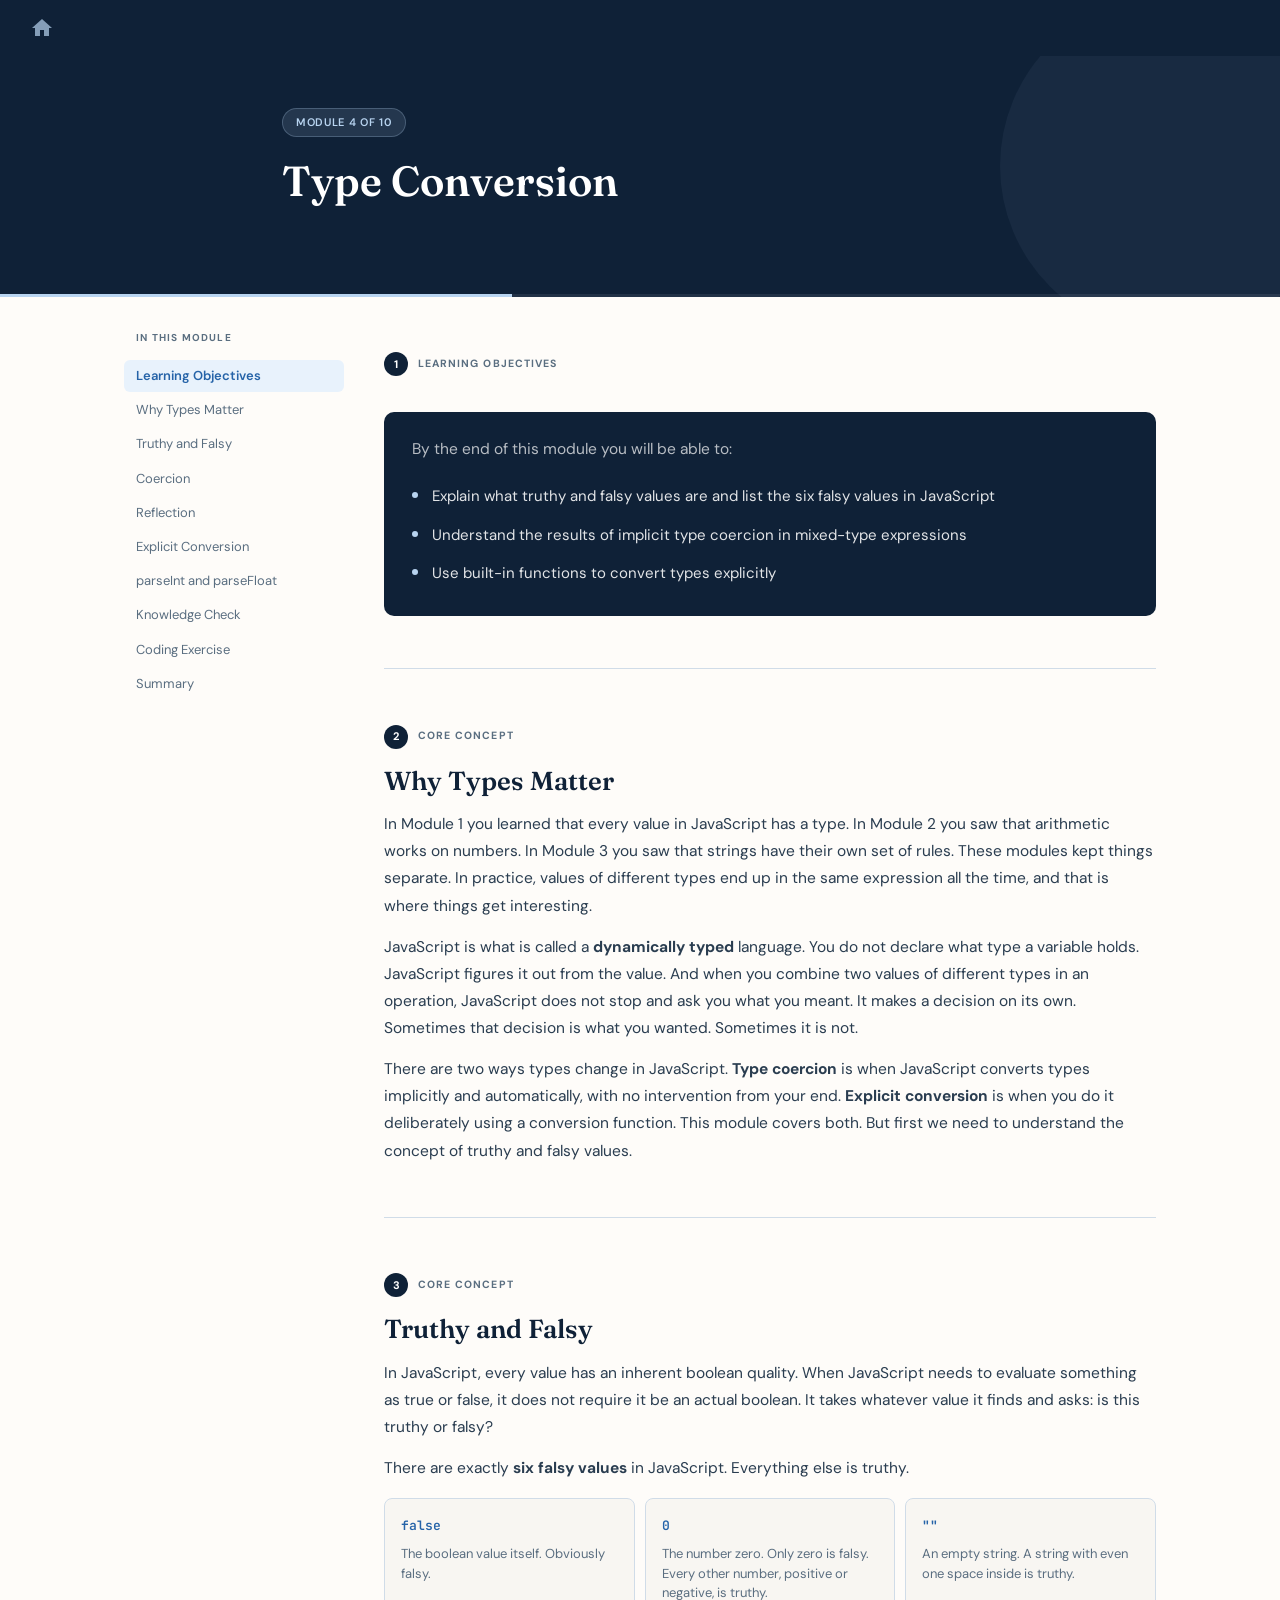
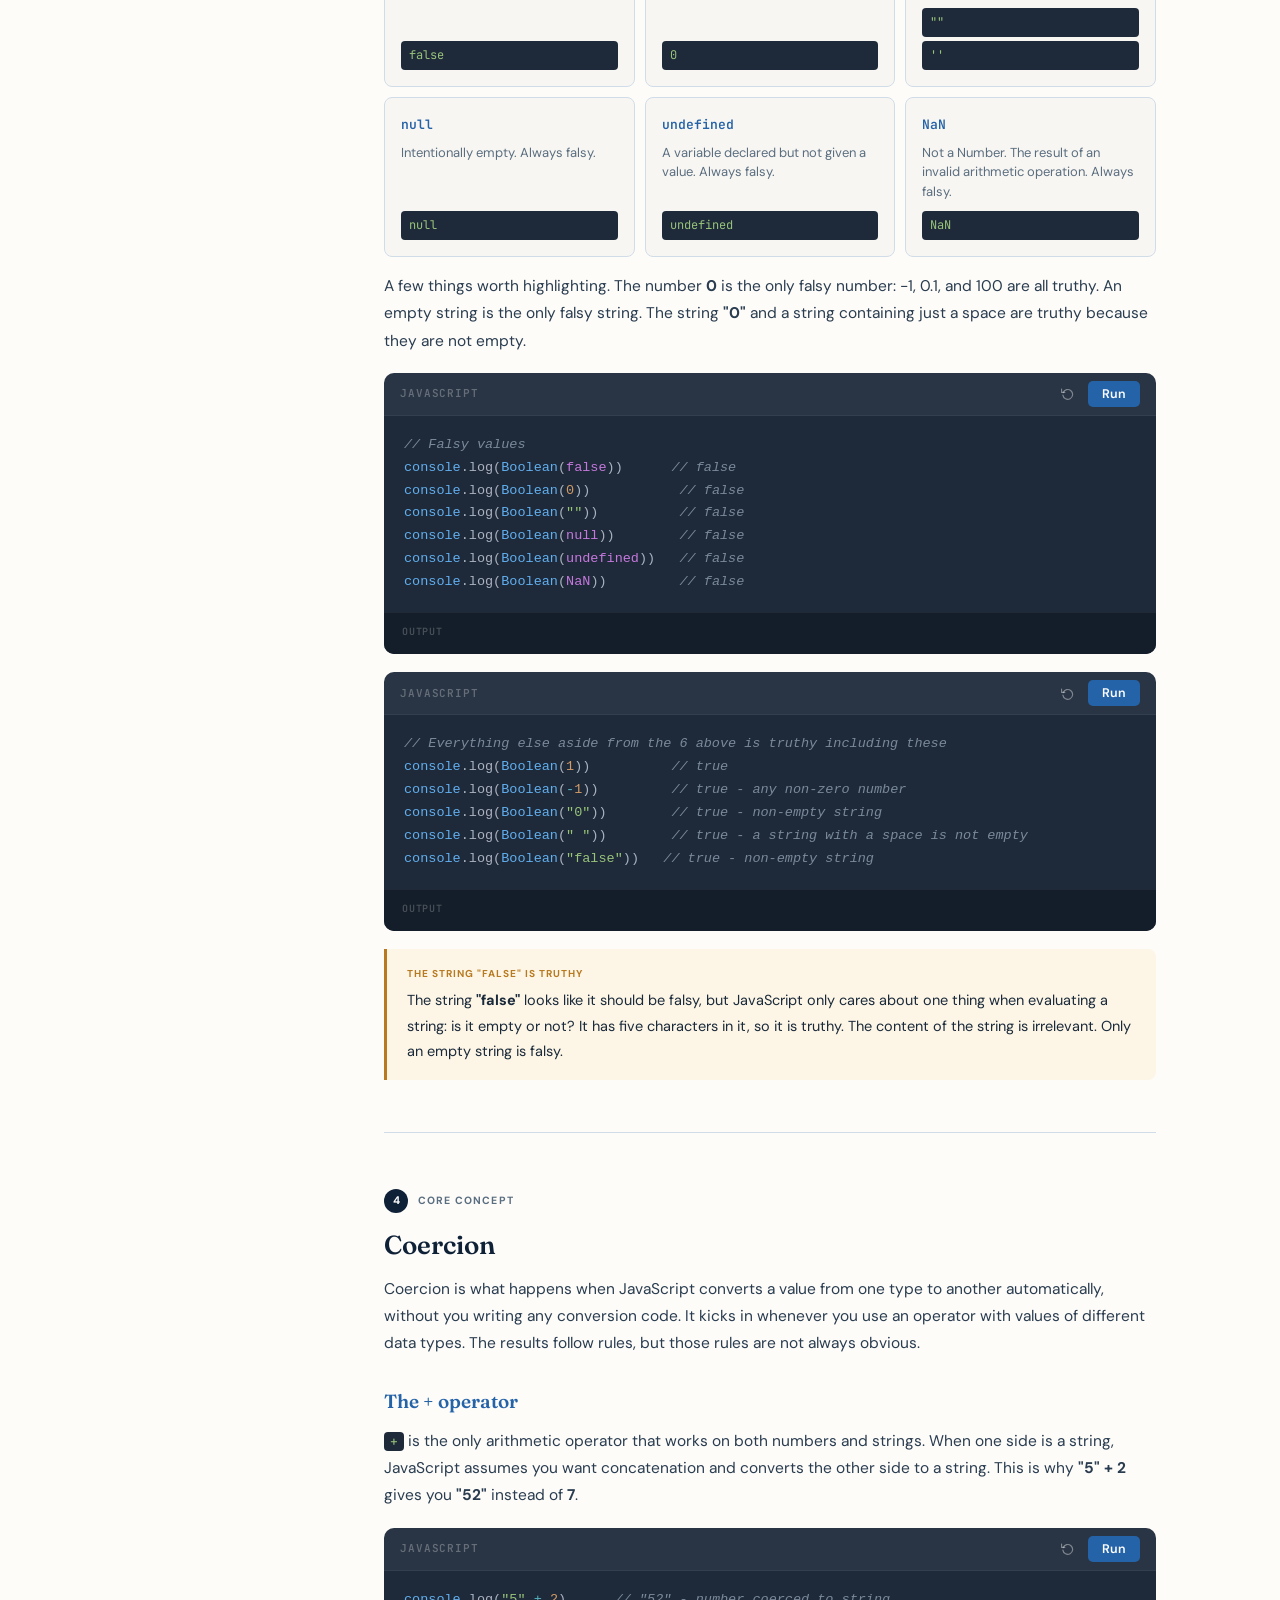
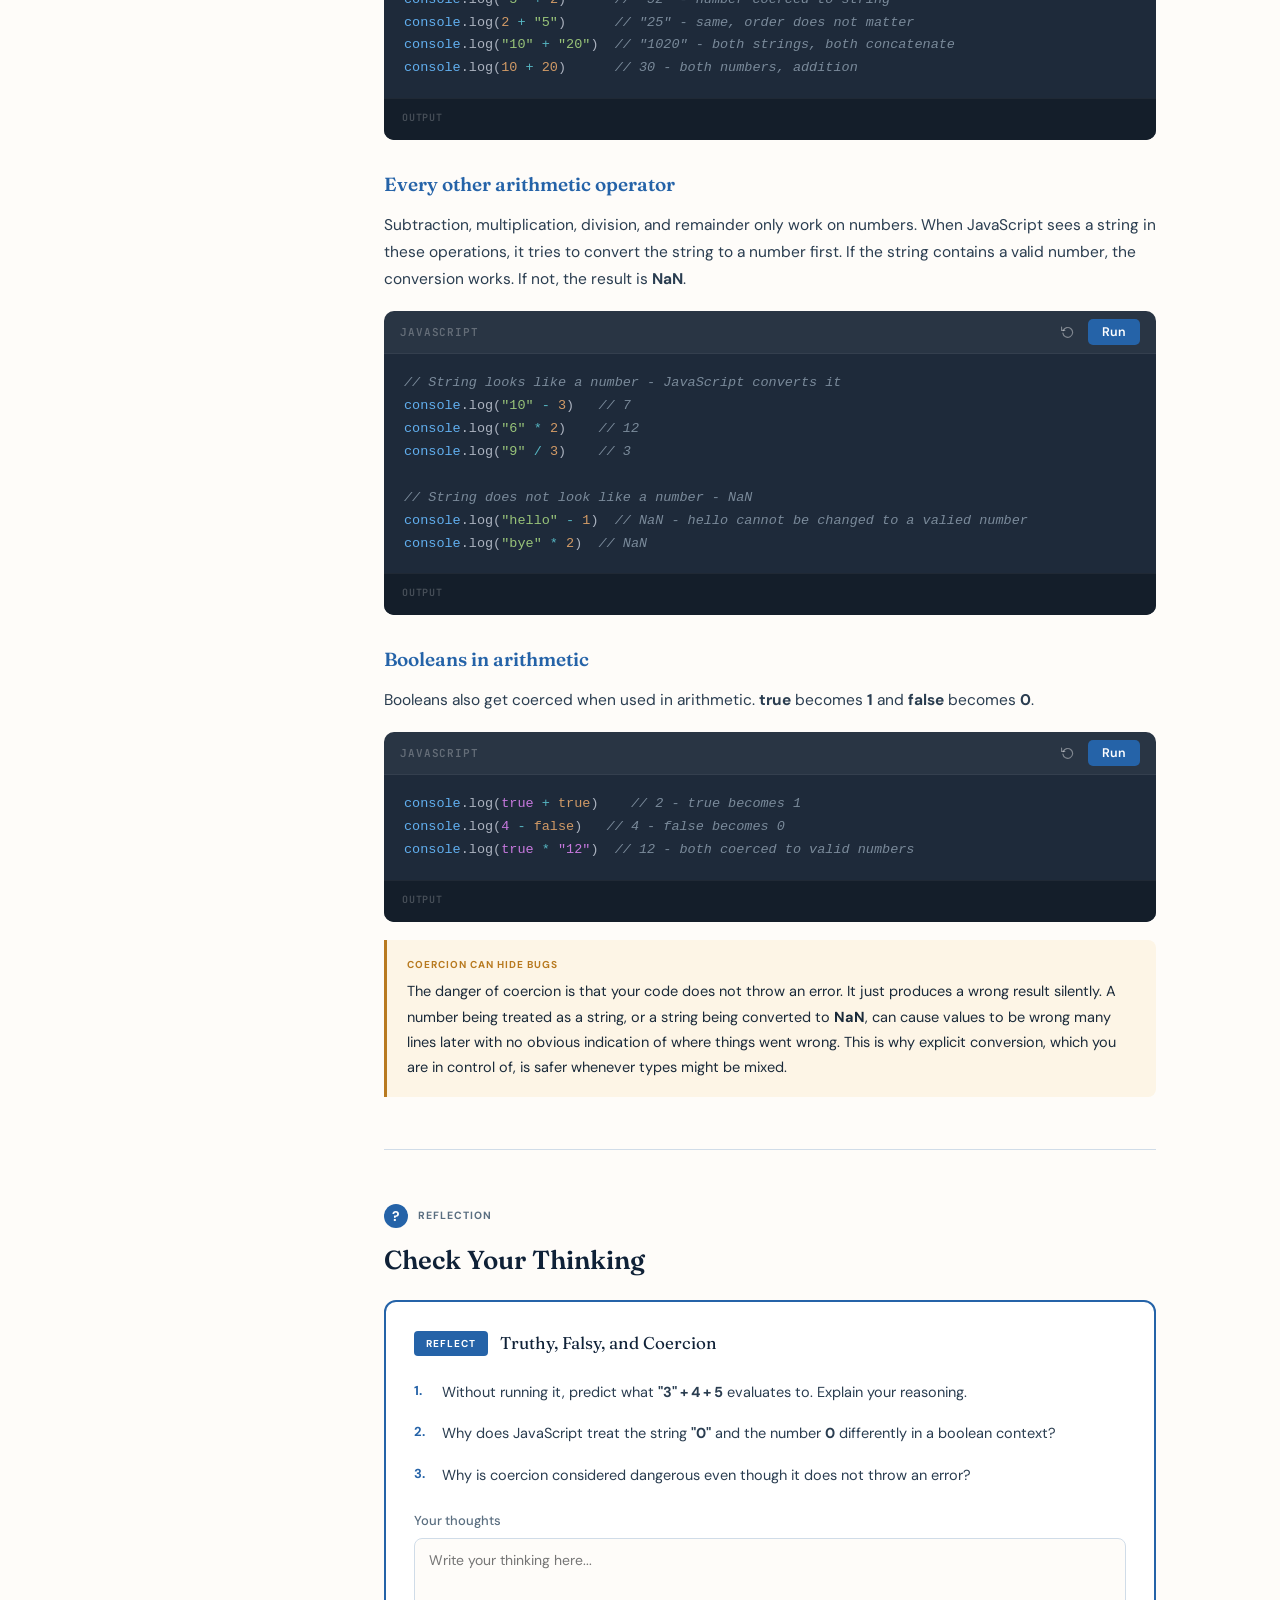
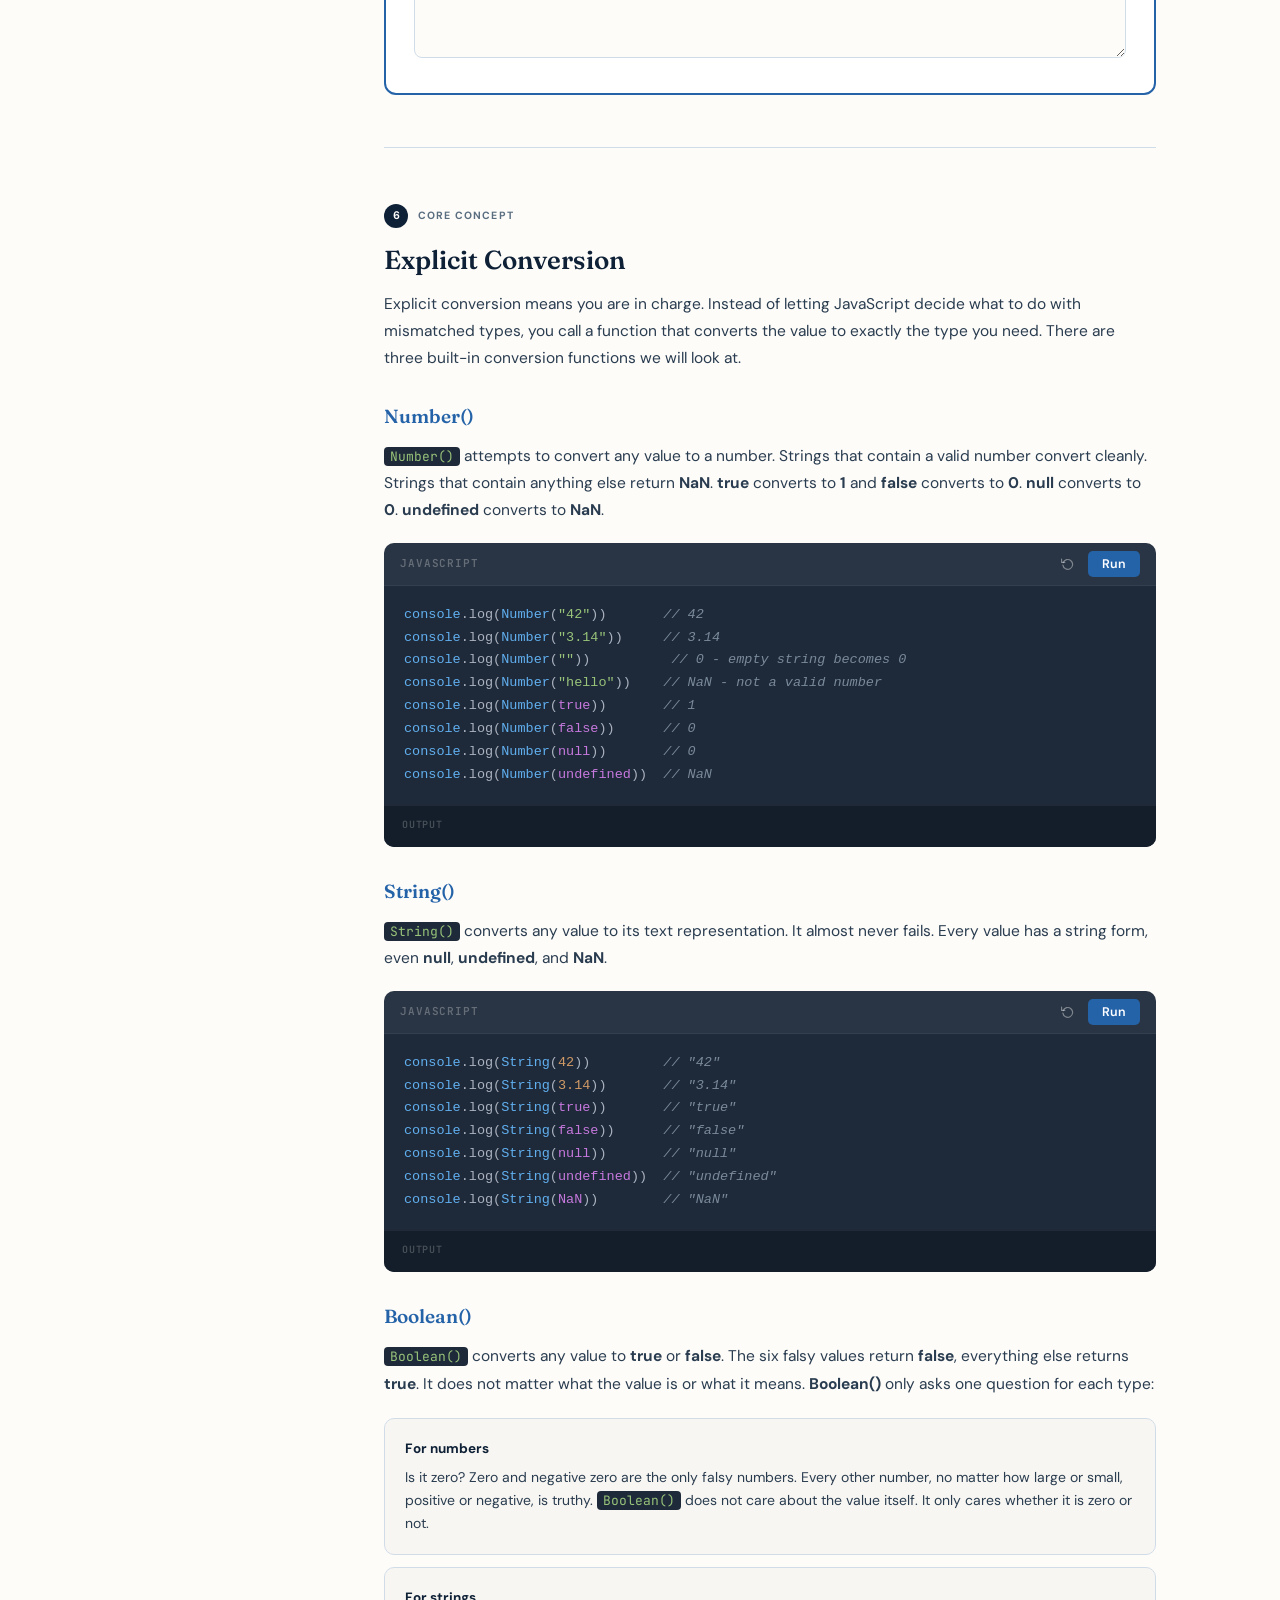
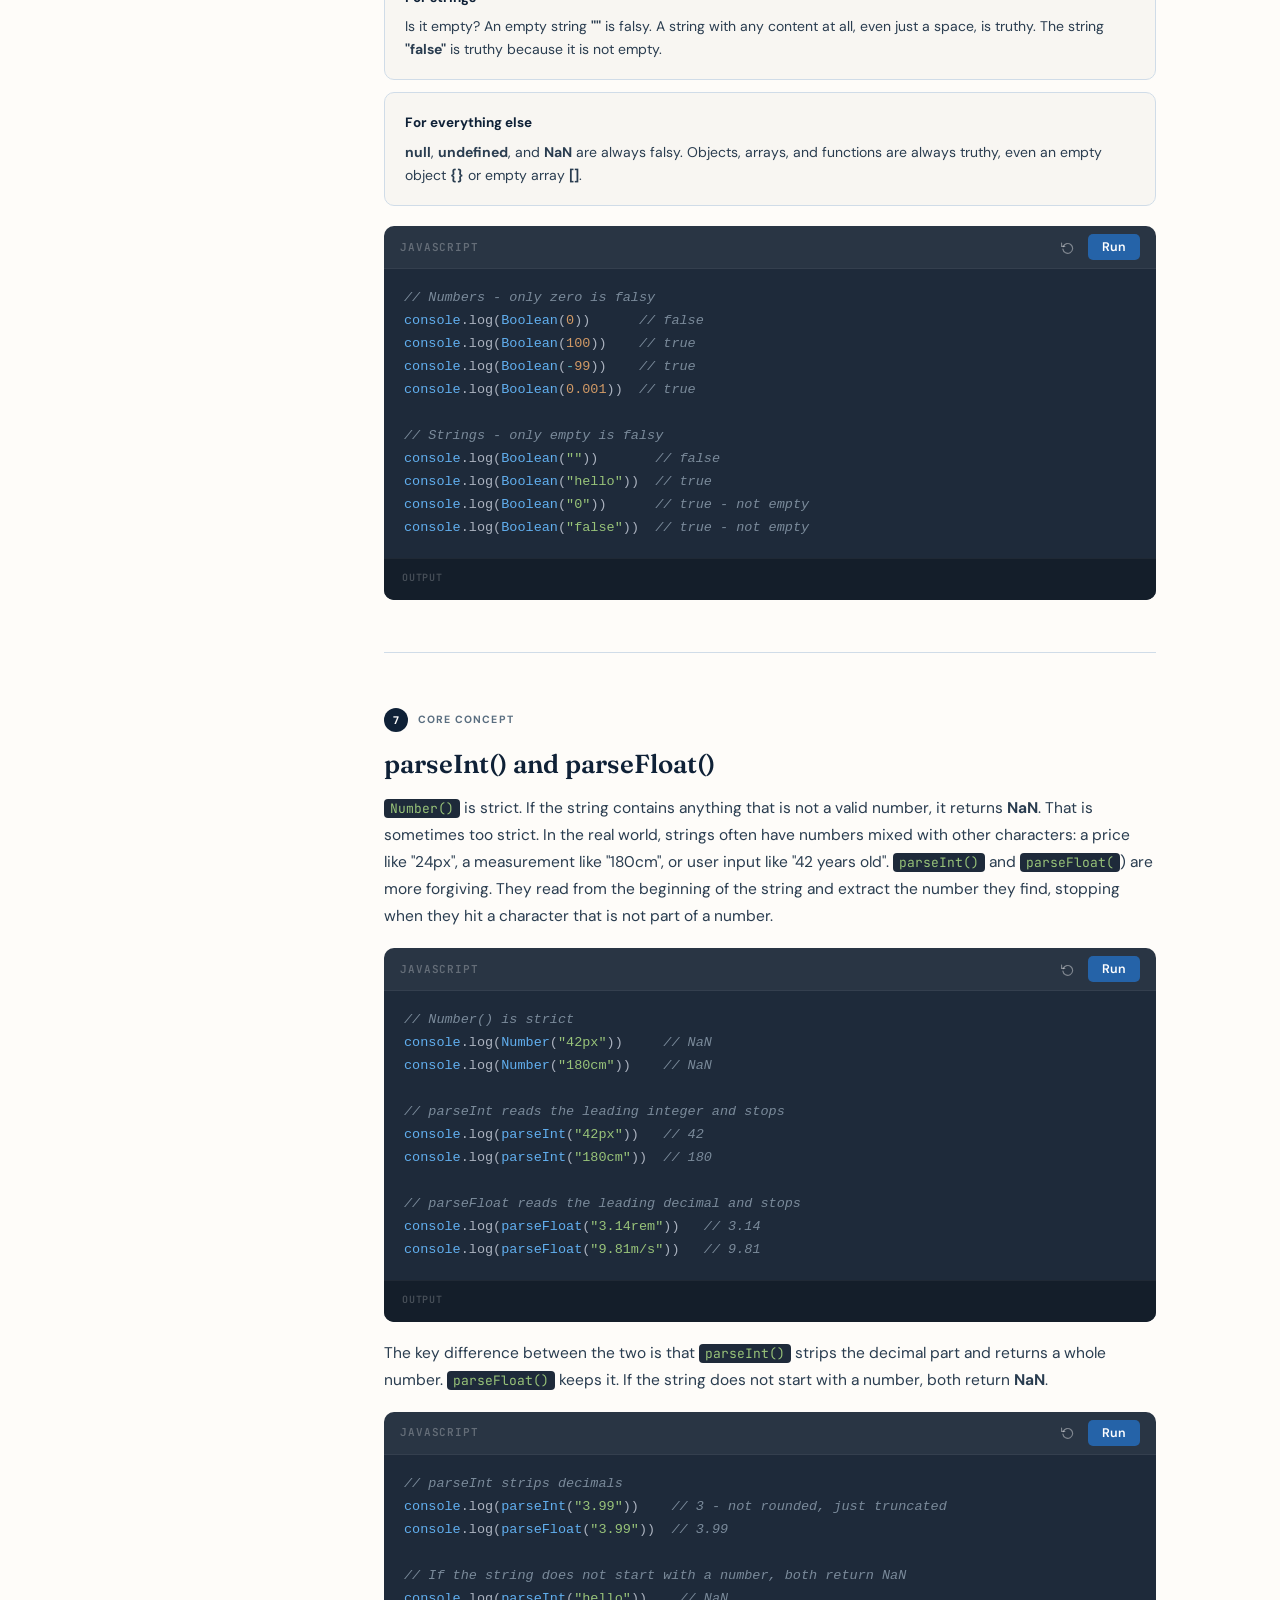
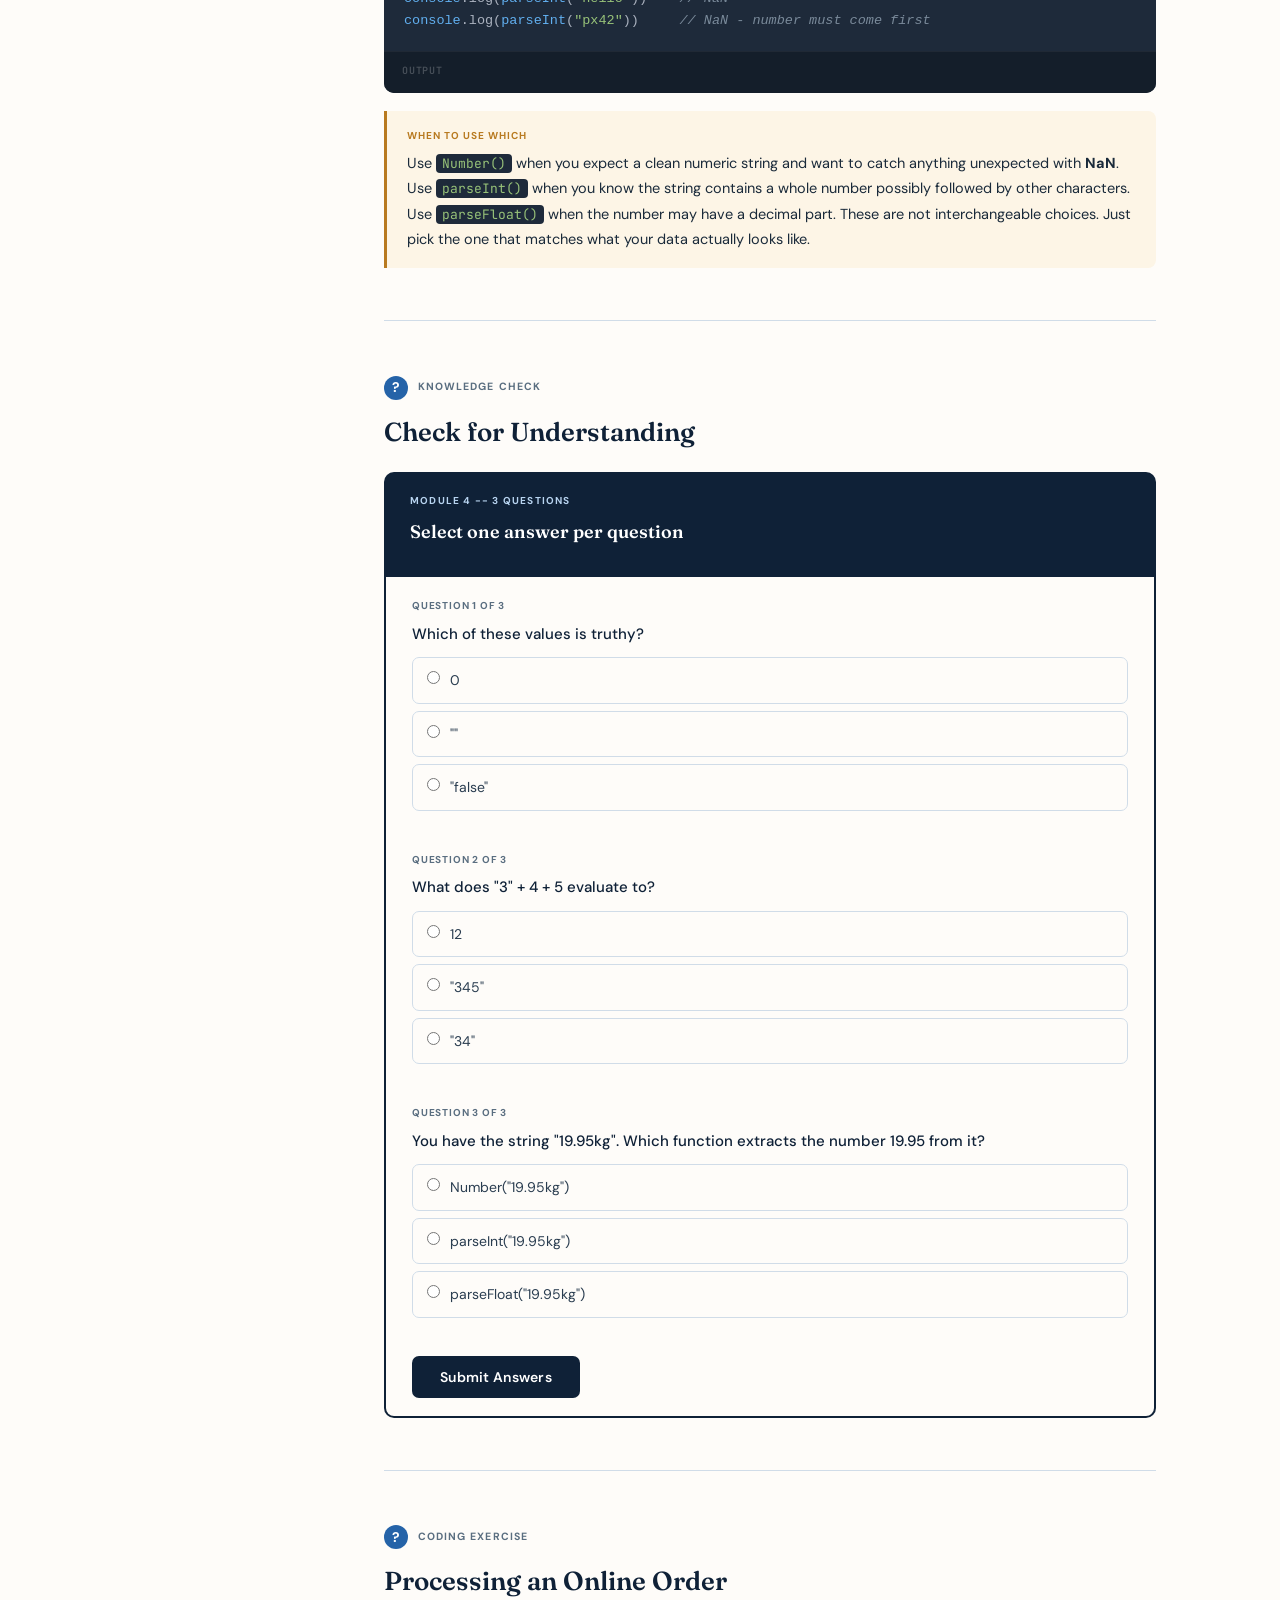
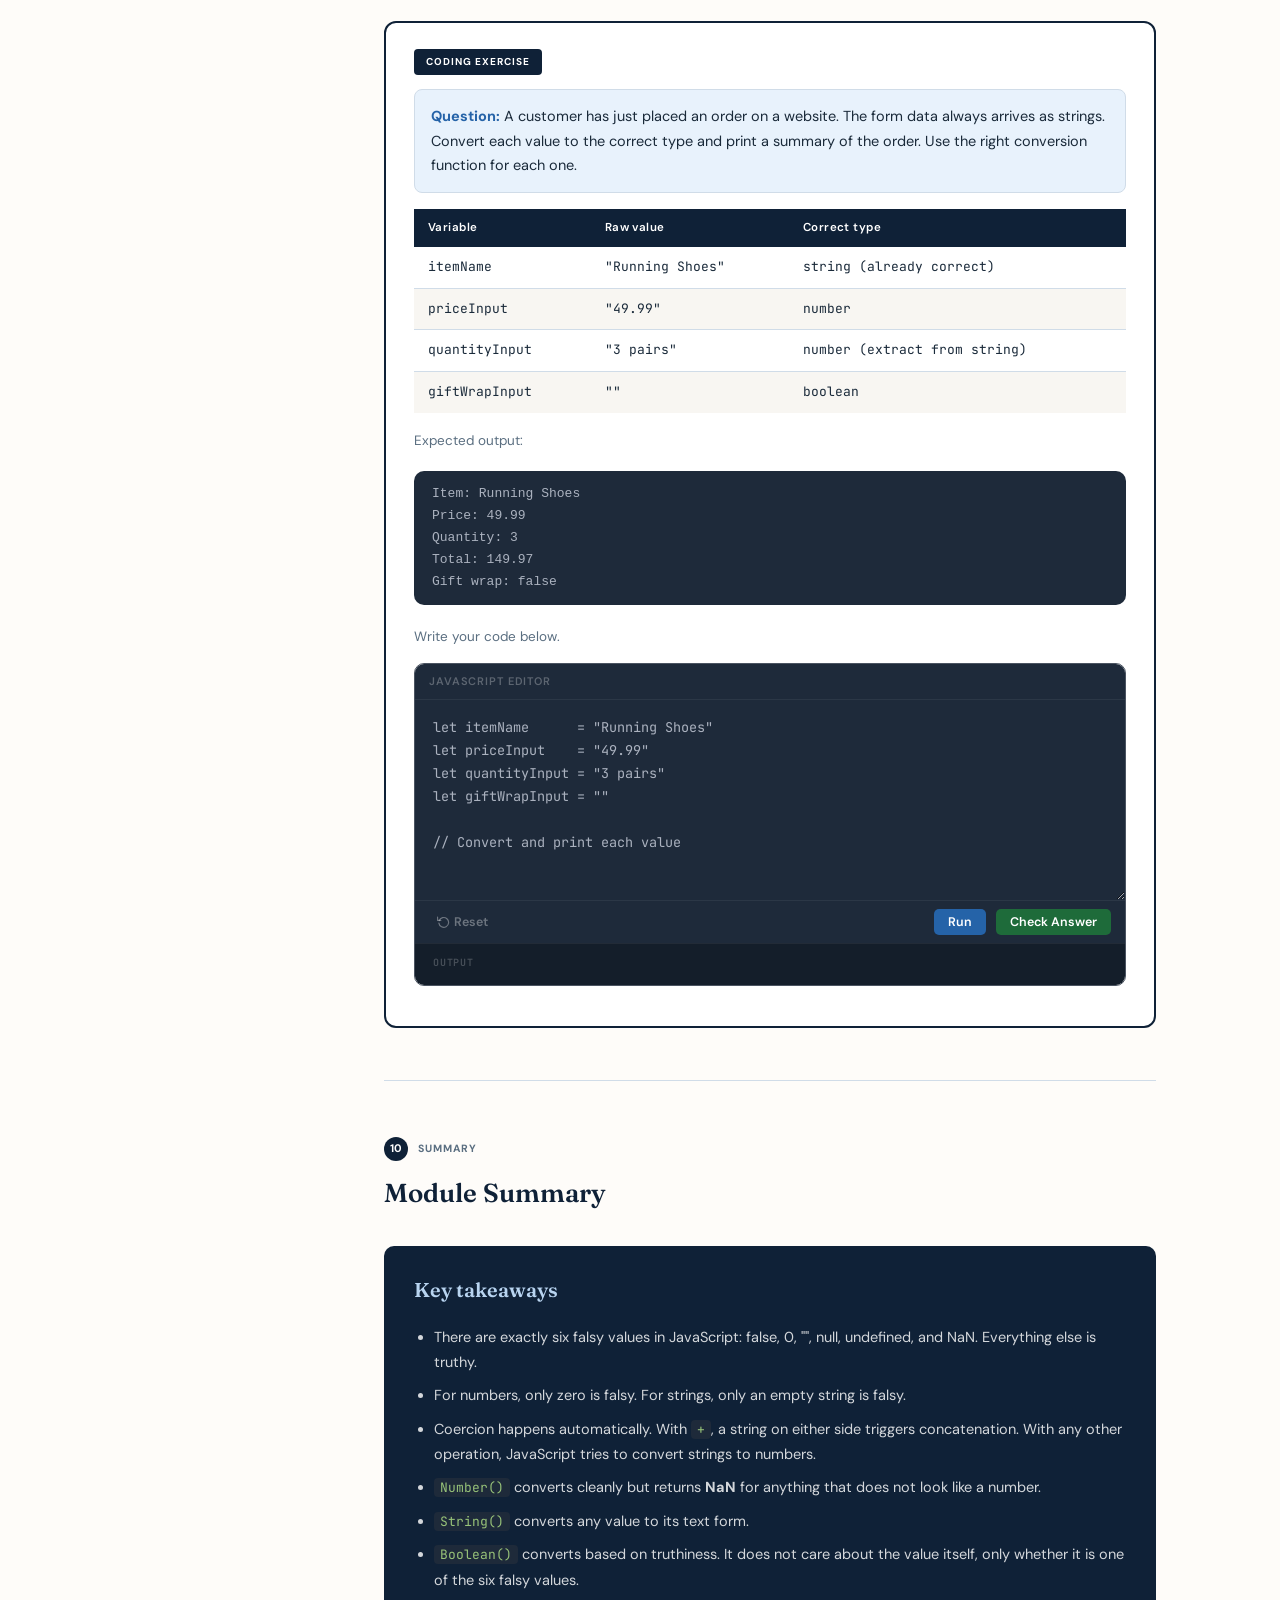
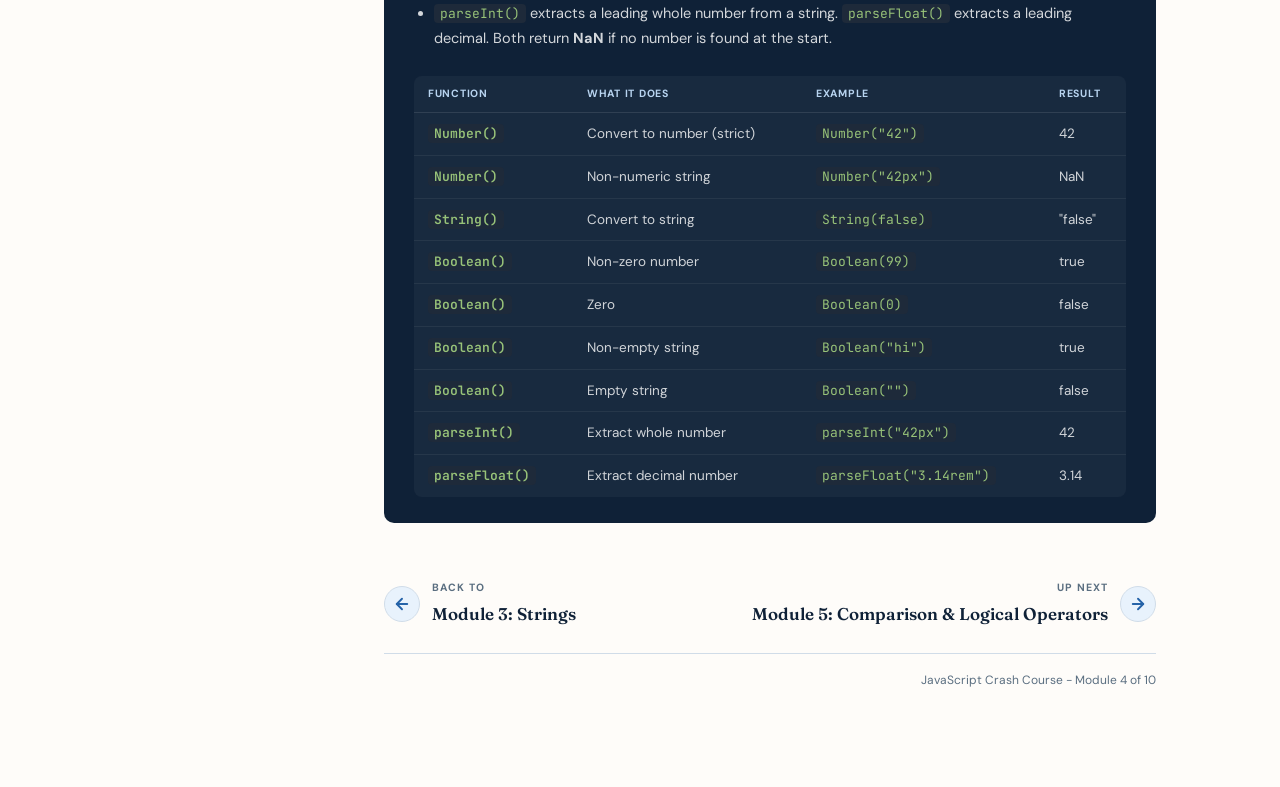
<file: modules/module4.html>
<!doctype html>
<html lang="en">
	<head>
		<meta charset="UTF-8" />
		<meta name="viewport" content="width=device-width, initial-scale=1.0" />
		<title>Module 4: Type Conversion</title>
		<link
			href="https://fonts.googleapis.com/css2?family=Fraunces:opsz,wght@9..144,400;9..144,600&family=DM+Sans:wght@300;400;500;600&family=JetBrains+Mono:wght@400;600&display=swap"
			rel="stylesheet"
		/>
		<link rel="stylesheet" href="../assets/css/main.css" />
	</head>
	<body>
		<nav class="top-nav">
			<a class="top-nav-home" href="../index.html" title="Home">
				<span class="material-icons">home</span>
			</a>
		</nav>

		<header class="lesson-header">
			<div class="header-inner">
				<div class="lesson-meta">
					<span class="badge">Module 4 of 10</span>
				</div>
				<h1>Type Conversion</h1>
			</div>
			<div class="progress-bar-wrap">
				<div class="progress-bar-fill" style="width: 40%"></div>
			</div>
		</header>

		<div class="page-wrap">
			<aside class="sidebar" id="sidebar">
				<div class="sidebar-label">In this module</div>
				<ul class="sidebar-nav">
					<li><a href="#s1">Learning Objectives</a></li>
					<li><a href="#s2">Why Types Matter</a></li>
					<li><a href="#s3">Truthy and Falsy</a></li>
					<li><a href="#s4">Coercion</a></li>
					<li><a href="#s5">Reflection</a></li>
					<li><a href="#s6">Explicit Conversion</a></li>
					<li><a href="#s7">parseInt and parseFloat</a></li>
					<li><a href="#s8">Knowledge Check</a></li>
					<li><a href="#s9">Coding Exercise</a></li>
					<li><a href="#s10">Summary</a></li>
				</ul>
			</aside>

			<button
				class="sidebar-toggle"
				id="sidebarToggle"
				aria-label="Toggle menu"
			>
				<svg
					viewBox="0 0 24 24"
					fill="none"
					stroke="currentColor"
					stroke-width="2"
					stroke-linecap="round"
					stroke-linejoin="round"
				>
					<line x1="3" y1="6" x2="21" y2="6" />
					<line x1="3" y1="12" x2="21" y2="12" />
					<line x1="3" y1="18" x2="21" y2="18" />
				</svg>
			</button>

			<main class="lesson-body">
				<!-- 1. LEARNING OBJECTIVE -->
				<div class="section" id="s1">
					<div class="section-label">
						<div class="section-num">1</div>
						<span class="section-title-sm">Learning Objectives</span>
					</div>
					<div class="objective-box">
						<p class="obj-intro">
							By the end of this module you will be able to:
						</p>
						<ul class="obj-list">
							<li>
								Explain what truthy and falsy values are and list the six falsy
								values in JavaScript
							</li>
							<li>
								Understand the results of implicit type coercion in mixed-type
								expressions
							</li>
							<li>Use built-in functions to convert types explicitly</li>
						</ul>
					</div>
				</div>

				<hr class="divider" />

				<!-- 2. WHY TYPES MATTER -->
				<div class="section" id="s2">
					<div class="section-label">
						<div class="section-num">2</div>
						<span class="section-title-sm">Core Concept</span>
					</div>
					<h2>Why Types Matter</h2>

					<p>
						In Module 1 you learned that every value in JavaScript has a type.
						In Module 2 you saw that arithmetic works on numbers. In Module 3
						you saw that strings have their own set of rules. These modules kept
						things separate. In practice, values of different types end up in
						the same expression all the time, and that is where things get
						interesting.
					</p>

					<p>
						JavaScript is what is called a
						<strong>dynamically typed</strong> language. You do not declare what
						type a variable holds. JavaScript figures it out from the value. And
						when you combine two values of different types in an operation,
						JavaScript does not stop and ask you what you meant. It makes a
						decision on its own. Sometimes that decision is what you wanted.
						Sometimes it is not.
					</p>

					<p>
						There are two ways types change in JavaScript.
						<strong>Type coercion</strong> is when JavaScript converts types
						implicitly and automatically, with no intervention from your end.
						<strong>Explicit conversion</strong> is when you do it deliberately
						using a conversion function. This module covers both. But first we
						need to understand the concept of truthy and falsy values.
					</p>
				</div>

				<hr class="divider" />

				<!-- 3. TRUTHY AND FALSY -->
				<div class="section" id="s3">
					<div class="section-label">
						<div class="section-num">3</div>
						<span class="section-title-sm">Core Concept</span>
					</div>
					<h2>Truthy and Falsy</h2>

					<p>
						In JavaScript, every value has an inherent boolean quality. When
						JavaScript needs to evaluate something as true or false, it does not
						require it be an actual boolean. It takes whatever value it finds
						and asks: is this truthy or falsy?
					</p>

					<p>
						There are exactly <strong>six falsy values</strong> in JavaScript.
						Everything else is truthy.
					</p>

					<div class="type-grid">
						<div class="type-card">
							<div class="type-name">false</div>
							<div class="type-desc">
								The boolean value itself. Obviously falsy.
							</div>
							<div class="type-examples">
								<span class="type-example">false</span>
							</div>
						</div>
						<div class="type-card">
							<div class="type-name">0</div>
							<div class="type-desc">
								The number zero. Only zero is falsy. Every other number,
								positive or negative, is truthy.
							</div>
							<div class="type-examples">
								<span class="type-example">0</span>
							</div>
						</div>
						<div class="type-card">
							<div class="type-name">""</div>
							<div class="type-desc">
								An empty string. A string with even one space inside is truthy.
							</div>
							<div class="type-examples">
								<span class="type-example">""</span>
								<span class="type-example">''</span>
							</div>
						</div>
						<div class="type-card">
							<div class="type-name">null</div>
							<div class="type-desc">Intentionally empty. Always falsy.</div>
							<div class="type-examples">
								<span class="type-example">null</span>
							</div>
						</div>
						<div class="type-card">
							<div class="type-name">undefined</div>
							<div class="type-desc">
								A variable declared but not given a value. Always falsy.
							</div>
							<div class="type-examples">
								<span class="type-example">undefined</span>
							</div>
						</div>
						<div class="type-card">
							<div class="type-name">NaN</div>
							<div class="type-desc">
								Not a Number. The result of an invalid arithmetic operation.
								Always falsy.
							</div>
							<div class="type-examples">
								<span class="type-example">NaN</span>
							</div>
						</div>
					</div>

					<p>
						A few things worth highlighting. The number <strong>0</strong> is
						the only falsy number: -1, 0.1, and 100 are all truthy. An empty
						string is the only falsy string. The string <strong>"0"</strong> and
						a string containing just a space are truthy because they are not
						empty.
					</p>

					<div class="code-block">
						<div class="code-block-header">
							<span class="code-lang">JavaScript</span>
							<div class="code-block-btns">
								<button
									class="reset-btn"
									onclick="resetStatic('ex1')"
									title="Reset"
								>
									<svg
										viewBox="0 0 24 24"
										fill="none"
										stroke="currentColor"
										stroke-width="2.2"
										stroke-linecap="round"
										stroke-linejoin="round"
									>
										<polyline points="1 4 1 10 7 10"></polyline>
										<path d="M3.51 15a9 9 0 1 0 .49-4.5"></path>
									</svg></button
								><button class="run-btn" onclick="runStatic('ex1')">Run</button>
							</div>
						</div>
						<pre
							contenteditable="true"
							spellcheck="false"
							id="ex1-code"
						><span class="cmt">// Falsy values</span>
<span class="fn">console</span>.log(<span class="fn">Boolean</span>(<span class="kw">false</span>))      <span class="cmt">// false</span>
<span class="fn">console</span>.log(<span class="fn">Boolean</span>(<span class="num">0</span>))           <span class="cmt">// false</span>
<span class="fn">console</span>.log(<span class="fn">Boolean</span>(<span class="str">""</span>))          <span class="cmt">// false</span>
<span class="fn">console</span>.log(<span class="fn">Boolean</span>(<span class="kw">null</span>))        <span class="cmt">// false</span>
<span class="fn">console</span>.log(<span class="fn">Boolean</span>(<span class="kw">undefined</span>))   <span class="cmt">// false</span>
<span class="fn">console</span>.log(<span class="fn">Boolean</span>(<span class="kw">NaN</span>))         <span class="cmt">// false</span></pre>
						<div class="code-output" id="ex1-output">
							<div class="output-label">Output</div>
						</div>
					</div>

					<div class="code-block">
						<div class="code-block-header">
							<span class="code-lang">JavaScript</span>
							<div class="code-block-btns">
								<button
									class="reset-btn"
									onclick="resetStatic('ex2')"
									title="Reset"
								>
									<svg
										viewBox="0 0 24 24"
										fill="none"
										stroke="currentColor"
										stroke-width="2.2"
										stroke-linecap="round"
										stroke-linejoin="round"
									>
										<polyline points="1 4 1 10 7 10"></polyline>
										<path d="M3.51 15a9 9 0 1 0 .49-4.5"></path>
									</svg></button
								><button class="run-btn" onclick="runStatic('ex2')">Run</button>
							</div>
						</div>
						<pre
							contenteditable="true"
							spellcheck="false"
							id="ex2-code"
						><span class="cmt">// Everything else aside from the 6 above is truthy including these</span>
<span class="fn">console</span>.log(<span class="fn">Boolean</span>(<span class="num">1</span>))          <span class="cmt">// true</span>
<span class="fn">console</span>.log(<span class="fn">Boolean</span>(<span class="op">-</span><span class="num">1</span>))         <span class="cmt">// true - any non-zero number</span>
<span class="fn">console</span>.log(<span class="fn">Boolean</span>(<span class="str">"0"</span>))        <span class="cmt">// true - non-empty string</span>
<span class="fn">console</span>.log(<span class="fn">Boolean</span>(<span class="str">" "</span>))        <span class="cmt">// true - a string with a space is not empty</span>
<span class="fn">console</span>.log(<span class="fn">Boolean</span>(<span class="str">"false"</span>))   <span class="cmt">// true - non-empty string</span></pre>
						<div class="code-output" id="ex2-output">
							<div class="output-label">Output</div>
						</div>
					</div>

					<div class="callout warn">
						<div class="callout-label">The string "false" is truthy</div>
						<p>
							The string
							<strong>"false"</strong> looks like it should be falsy, but
							JavaScript only cares about one thing when evaluating a string: is
							it empty or not? It has five characters in it, so it is truthy.
							The content of the string is irrelevant. Only an empty string is
							falsy.
						</p>
					</div>
				</div>

				<hr class="divider" />

				<!-- 4. IMPLICIT COERCION -->
				<div class="section" id="s4">
					<div class="section-label">
						<div class="section-num">4</div>
						<span class="section-title-sm">Core Concept</span>
					</div>
					<h2>Coercion</h2>

					<p>
						Coercion is what happens when JavaScript converts a value from one
						type to another automatically, without you writing any conversion
						code. It kicks in whenever you use an operator with values of
						different data types. The results follow rules, but those rules are
						not always obvious.
					</p>

					<h3>The + operator</h3>
					<p>
						<code>+</code> is the only arithmetic operator that works on both
						numbers and strings. When one side is a string, JavaScript assumes
						you want concatenation and converts the other side to a string. This
						is why <strong>"5" + 2</strong> gives you
						<strong>"52"</strong> instead of <strong>7</strong>.
					</p>

					<div class="code-block">
						<div class="code-block-header">
							<span class="code-lang">JavaScript</span>
							<div class="code-block-btns">
								<button
									class="reset-btn"
									onclick="resetStatic('ex3')"
									title="Reset"
								>
									<svg
										viewBox="0 0 24 24"
										fill="none"
										stroke="currentColor"
										stroke-width="2.2"
										stroke-linecap="round"
										stroke-linejoin="round"
									>
										<polyline points="1 4 1 10 7 10"></polyline>
										<path d="M3.51 15a9 9 0 1 0 .49-4.5"></path>
									</svg></button
								><button class="run-btn" onclick="runStatic('ex3')">Run</button>
							</div>
						</div>
						<pre
							contenteditable="true"
							spellcheck="false"
							id="ex3-code"
						><span class="fn">console</span>.log(<span class="str">"5"</span> <span class="op">+</span> <span class="num">2</span>)      <span class="cmt">// "52" - number coerced to string</span>
<span class="fn">console</span>.log(<span class="num">2</span> <span class="op">+</span> <span class="str">"5"</span>)      <span class="cmt">// "25" - same, order does not matter</span>
<span class="fn">console</span>.log(<span class="str">"10"</span> <span class="op">+</span> <span class="str">"20"</span>)  <span class="cmt">// "1020" - both strings, both concatenate</span>
<span class="fn">console</span>.log(<span class="num">10</span> <span class="op">+</span> <span class="num">20</span>)      <span class="cmt">// 30 - both numbers, addition</span></pre>
						<div class="code-output" id="ex3-output">
							<div class="output-label">Output</div>
						</div>
					</div>

					<h3>Every other arithmetic operator</h3>
					<p>
						Subtraction, multiplication, division, and remainder only work on
						numbers. When JavaScript sees a string in these operations, it tries
						to convert the string to a number first. If the string contains a
						valid number, the conversion works. If not, the result is
						<strong>NaN</strong>.
					</p>

					<div class="code-block">
						<div class="code-block-header">
							<span class="code-lang">JavaScript</span>
							<div class="code-block-btns">
								<button
									class="reset-btn"
									onclick="resetStatic('ex4')"
									title="Reset"
								>
									<svg
										viewBox="0 0 24 24"
										fill="none"
										stroke="currentColor"
										stroke-width="2.2"
										stroke-linecap="round"
										stroke-linejoin="round"
									>
										<polyline points="1 4 1 10 7 10"></polyline>
										<path d="M3.51 15a9 9 0 1 0 .49-4.5"></path>
									</svg></button
								><button class="run-btn" onclick="runStatic('ex4')">Run</button>
							</div>
						</div>
						<pre
							contenteditable="true"
							spellcheck="false"
							id="ex4-code"
						><span class="cmt">// String looks like a number - JavaScript converts it</span>
<span class="fn">console</span>.log(<span class="str">"10"</span> <span class="op">-</span> <span class="num">3</span>)   <span class="cmt">// 7</span>
<span class="fn">console</span>.log(<span class="str">"6"</span> <span class="op">*</span> <span class="num">2</span>)    <span class="cmt">// 12</span>
<span class="fn">console</span>.log(<span class="str">"9"</span> <span class="op">/</span> <span class="num">3</span>)    <span class="cmt">// 3</span>

<span class="cmt">// String does not look like a number - NaN</span>
<span class="fn">console</span>.log(<span class="str">"hello"</span> <span class="op">-</span> <span class="num">1</span>)  <span class="cmt">// NaN - hello cannot be changed to a valied number</span>
<span class="fn">console</span>.log(<span class="str">"bye"</span> <span class="op">*</span> <span class="num">2</span>)  <span class="cmt">// NaN</span></pre>
						<div class="code-output" id="ex4-output">
							<div class="output-label">Output</div>
						</div>
					</div>

					<h3>Booleans in arithmetic</h3>
					<p>
						Booleans also get coerced when used in arithmetic.
						<strong>true</strong> becomes <strong>1</strong> and
						<strong>false</strong> becomes <strong>0</strong>.
					</p>

					<div class="code-block">
						<div class="code-block-header">
							<span class="code-lang">JavaScript</span>
							<div class="code-block-btns">
								<button
									class="reset-btn"
									onclick="resetStatic('ex5')"
									title="Reset"
								>
									<svg
										viewBox="0 0 24 24"
										fill="none"
										stroke="currentColor"
										stroke-width="2.2"
										stroke-linecap="round"
										stroke-linejoin="round"
									>
										<polyline points="1 4 1 10 7 10"></polyline>
										<path d="M3.51 15a9 9 0 1 0 .49-4.5"></path>
									</svg></button
								><button class="run-btn" onclick="runStatic('ex5')">Run</button>
							</div>
						</div>
						<pre
							contenteditable="true"
							spellcheck="false"
							id="ex5-code"
						><span class="fn">console</span>.log(<span class="kw">true</span> <span class="op">+</span> <span class="num">true</span>)    <span class="cmt">// 2 - true becomes 1</span>
<span class="fn">console</span>.log(<span class="kw">4</span> <span class="op">-</span> <span class="num">false</span>)   <span class="cmt">// 4 - false becomes 0</span>
<span class="fn">console</span>.log(<span class="kw">true</span> <span class="op">*</span> <span class="kw">"12"</span>)  <span class="cmt">// 12 - both coerced to valid numbers</span></pre>
						<div class="code-output" id="ex5-output">
							<div class="output-label">Output</div>
						</div>
					</div>

					<div class="callout warn">
						<div class="callout-label">Coercion can hide bugs</div>
						<p>
							The danger of coercion is that your code does not throw an error.
							It just produces a wrong result silently. A number being treated
							as a string, or a string being converted to
							<strong>NaN</strong>, can cause values to be wrong many lines
							later with no obvious indication of where things went wrong. This
							is why explicit conversion, which you are in control of, is safer
							whenever types might be mixed.
						</p>
					</div>
				</div>

				<hr class="divider" />

				<!-- 5. REFLECTION -->
				<div class="section" id="s5">
					<div class="section-label">
						<div class="section-num question">?</div>
						<span class="section-title-sm">Reflection</span>
					</div>
					<h2>Check Your Thinking</h2>
					<div class="activity-box" style="border-color: var(--mid-blue)">
						<div class="activity-header">
							<span class="activity-tag reflect">Reflect</span>
							<div class="activity-title">Truthy, Falsy, and Coercion</div>
						</div>
						<ol class="prompts">
							<li>
								Without running it, predict what
								<strong>"3" + 4 + 5</strong> evaluates to. Explain your
								reasoning.
							</li>
							<li>
								Why does JavaScript treat the string <strong>"0"</strong> and
								the number <strong>0</strong> differently in a boolean context?
							</li>
							<li>
								Why is coercion considered dangerous even though it does not
								throw an error?
							</li>
						</ol>
						<label class="reflect-label" for="reflect1">Your thoughts</label>
						<textarea
							id="reflect1"
							class="reflect-area"
							placeholder="Write your thinking here..."
						></textarea>
					</div>
				</div>

				<hr class="divider" />

				<!-- 6. EXPLICIT CONVERSION -->
				<div class="section" id="s6">
					<div class="section-label">
						<div class="section-num">6</div>
						<span class="section-title-sm">Core Concept</span>
					</div>
					<h2>Explicit Conversion</h2>

					<p>
						Explicit conversion means you are in charge. Instead of letting
						JavaScript decide what to do with mismatched types, you call a
						function that converts the value to exactly the type you need. There
						are three built-in conversion functions we will look at.
					</p>

					<h3>Number()</h3>
					<p>
						<code>Number()</code> attempts to convert any value to a number.
						Strings that contain a valid number convert cleanly. Strings that
						contain anything else return <strong>NaN</strong>.
						<strong>true</strong> converts to <strong>1</strong> and
						<strong>false</strong> converts to <strong>0</strong>.
						<strong>null</strong> converts to <strong>0</strong>.
						<strong>undefined</strong> converts to <strong>NaN</strong>.
					</p>

					<div class="code-block">
						<div class="code-block-header">
							<span class="code-lang">JavaScript</span>
							<div class="code-block-btns">
								<button
									class="reset-btn"
									onclick="resetStatic('ex6')"
									title="Reset"
								>
									<svg
										viewBox="0 0 24 24"
										fill="none"
										stroke="currentColor"
										stroke-width="2.2"
										stroke-linecap="round"
										stroke-linejoin="round"
									>
										<polyline points="1 4 1 10 7 10"></polyline>
										<path d="M3.51 15a9 9 0 1 0 .49-4.5"></path>
									</svg></button
								><button class="run-btn" onclick="runStatic('ex6')">Run</button>
							</div>
						</div>
						<pre
							contenteditable="true"
							spellcheck="false"
							id="ex6-code"
						><span class="fn">console</span>.log(<span class="fn">Number</span>(<span class="str">"42"</span>))       <span class="cmt">// 42</span>
<span class="fn">console</span>.log(<span class="fn">Number</span>(<span class="str">"3.14"</span>))     <span class="cmt">// 3.14</span>
<span class="fn">console</span>.log(<span class="fn">Number</span>(<span class="str">""</span>))          <span class="cmt">// 0 - empty string becomes 0</span>
<span class="fn">console</span>.log(<span class="fn">Number</span>(<span class="str">"hello"</span>))    <span class="cmt">// NaN - not a valid number</span>
<span class="fn">console</span>.log(<span class="fn">Number</span>(<span class="kw">true</span>))       <span class="cmt">// 1</span>
<span class="fn">console</span>.log(<span class="fn">Number</span>(<span class="kw">false</span>))      <span class="cmt">// 0</span>
<span class="fn">console</span>.log(<span class="fn">Number</span>(<span class="kw">null</span>))       <span class="cmt">// 0</span>
<span class="fn">console</span>.log(<span class="fn">Number</span>(<span class="kw">undefined</span>))  <span class="cmt">// NaN</span></pre>
						<div class="code-output" id="ex6-output">
							<div class="output-label">Output</div>
						</div>
					</div>

					<h3>String()</h3>
					<p>
						<code>String()</code> converts any value to its text representation.
						It almost never fails. Every value has a string form, even
						<strong>null</strong>, <strong>undefined</strong>, and
						<strong>NaN</strong>.
					</p>

					<div class="code-block">
						<div class="code-block-header">
							<span class="code-lang">JavaScript</span>
							<div class="code-block-btns">
								<button
									class="reset-btn"
									onclick="resetStatic('ex7')"
									title="Reset"
								>
									<svg
										viewBox="0 0 24 24"
										fill="none"
										stroke="currentColor"
										stroke-width="2.2"
										stroke-linecap="round"
										stroke-linejoin="round"
									>
										<polyline points="1 4 1 10 7 10"></polyline>
										<path d="M3.51 15a9 9 0 1 0 .49-4.5"></path>
									</svg></button
								><button class="run-btn" onclick="runStatic('ex7')">Run</button>
							</div>
						</div>
						<pre
							contenteditable="true"
							spellcheck="false"
							id="ex7-code"
						><span class="fn">console</span>.log(<span class="fn">String</span>(<span class="num">42</span>))         <span class="cmt">// "42"</span>
<span class="fn">console</span>.log(<span class="fn">String</span>(<span class="num">3.14</span>))       <span class="cmt">// "3.14"</span>
<span class="fn">console</span>.log(<span class="fn">String</span>(<span class="kw">true</span>))       <span class="cmt">// "true"</span>
<span class="fn">console</span>.log(<span class="fn">String</span>(<span class="kw">false</span>))      <span class="cmt">// "false"</span>
<span class="fn">console</span>.log(<span class="fn">String</span>(<span class="kw">null</span>))       <span class="cmt">// "null"</span>
<span class="fn">console</span>.log(<span class="fn">String</span>(<span class="kw">undefined</span>))  <span class="cmt">// "undefined"</span>
<span class="fn">console</span>.log(<span class="fn">String</span>(<span class="kw">NaN</span>))        <span class="cmt">// "NaN"</span></pre>
						<div class="code-output" id="ex7-output">
							<div class="output-label">Output</div>
						</div>
					</div>

					<h3>Boolean()</h3>
					<p>
						<code>Boolean()</code> converts any value to
						<strong>true</strong> or <strong>false</strong>. The six falsy
						values return <strong>false</strong>, everything else returns
						<strong>true</strong>. It does not matter what the value is or what
						it means. <strong>Boolean()</strong> only asks one question for each
						type:
					</p>

					<div class="chunks">
						<div class="chunk">
							<div class="chunk-title">For numbers</div>
							<p>
								Is it zero? Zero and negative zero are the only falsy numbers.
								Every other number, no matter how large or small, positive or
								negative, is truthy. <code>Boolean()</code> does not care about
								the value itself. It only cares whether it is zero or not.
							</p>
						</div>
						<div class="chunk">
							<div class="chunk-title">For strings</div>
							<p>
								Is it empty? An empty string <strong>""</strong> is falsy. A
								string with any content at all, even just a space, is truthy.
								The string <strong>"false"</strong> is truthy because it is not
								empty.
							</p>
						</div>
						<div class="chunk">
							<div class="chunk-title">For everything else</div>
							<p>
								<strong>null</strong>, <strong>undefined</strong>, and
								<strong>NaN</strong> are always falsy. Objects, arrays, and
								functions are always truthy, even an empty object
								<strong>{}</strong> or empty array <strong>[]</strong>.
							</p>
						</div>
					</div>

					<div class="code-block">
						<div class="code-block-header">
							<span class="code-lang">JavaScript</span>
							<div class="code-block-btns">
								<button
									class="reset-btn"
									onclick="resetStatic('ex8')"
									title="Reset"
								>
									<svg
										viewBox="0 0 24 24"
										fill="none"
										stroke="currentColor"
										stroke-width="2.2"
										stroke-linecap="round"
										stroke-linejoin="round"
									>
										<polyline points="1 4 1 10 7 10"></polyline>
										<path d="M3.51 15a9 9 0 1 0 .49-4.5"></path>
									</svg></button
								><button class="run-btn" onclick="runStatic('ex8')">Run</button>
							</div>
						</div>
						<pre
							contenteditable="true"
							spellcheck="false"
							id="ex8-code"
						><span class="cmt">// Numbers - only zero is falsy</span>
<span class="fn">console</span>.log(<span class="fn">Boolean</span>(<span class="num">0</span>))      <span class="cmt">// false</span>
<span class="fn">console</span>.log(<span class="fn">Boolean</span>(<span class="num">100</span>))    <span class="cmt">// true</span>
<span class="fn">console</span>.log(<span class="fn">Boolean</span>(<span class="op">-</span><span class="num">99</span>))    <span class="cmt">// true</span>
<span class="fn">console</span>.log(<span class="fn">Boolean</span>(<span class="num">0.001</span>))  <span class="cmt">// true</span>

<span class="cmt">// Strings - only empty is falsy</span>
<span class="fn">console</span>.log(<span class="fn">Boolean</span>(<span class="str">""</span>))       <span class="cmt">// false</span>
<span class="fn">console</span>.log(<span class="fn">Boolean</span>(<span class="str">"hello"</span>))  <span class="cmt">// true</span>
<span class="fn">console</span>.log(<span class="fn">Boolean</span>(<span class="str">"0"</span>))      <span class="cmt">// true - not empty</span>
<span class="fn">console</span>.log(<span class="fn">Boolean</span>(<span class="str">"false"</span>))  <span class="cmt">// true - not empty</span></pre>
						<div class="code-output" id="ex8-output">
							<div class="output-label">Output</div>
						</div>
					</div>
				</div>

				<hr class="divider" />

				<!-- 7. PARSEINT AND PARSEFLOAT -->
				<div class="section" id="s7">
					<div class="section-label">
						<div class="section-num">7</div>
						<span class="section-title-sm">Core Concept</span>
					</div>
					<h2>parseInt() and parseFloat()</h2>

					<p>
						<code>Number()</code> is strict. If the string contains anything
						that is not a valid number, it returns <strong>NaN</strong>. That is
						sometimes too strict. In the real world, strings often have numbers
						mixed with other characters: a price like "24px", a measurement like
						"180cm", or user input like "42 years old".
						<code>parseInt()</code> and <code>parseFloat(</code>) are more forgiving. They
						read from the beginning of the string and extract the number they
						find, stopping when they hit a character that is not part of a
						number.
					</p>

					<div class="code-block">
						<div class="code-block-header">
							<span class="code-lang">JavaScript</span>
							<div class="code-block-btns">
								<button
									class="reset-btn"
									onclick="resetStatic('ex9')"
									title="Reset"
								>
									<svg
										viewBox="0 0 24 24"
										fill="none"
										stroke="currentColor"
										stroke-width="2.2"
										stroke-linecap="round"
										stroke-linejoin="round"
									>
										<polyline points="1 4 1 10 7 10"></polyline>
										<path d="M3.51 15a9 9 0 1 0 .49-4.5"></path>
									</svg></button
								><button class="run-btn" onclick="runStatic('ex9')">Run</button>
							</div>
						</div>
						<pre
							contenteditable="true"
							spellcheck="false"
							id="ex9-code"
						><span class="cmt">// Number() is strict</span>
<span class="fn">console</span>.log(<span class="fn">Number</span>(<span class="str">"42px"</span>))     <span class="cmt">// NaN</span>
<span class="fn">console</span>.log(<span class="fn">Number</span>(<span class="str">"180cm"</span>))    <span class="cmt">// NaN</span>

<span class="cmt">// parseInt reads the leading integer and stops</span>
<span class="fn">console</span>.log(<span class="fn">parseInt</span>(<span class="str">"42px"</span>))   <span class="cmt">// 42</span>
<span class="fn">console</span>.log(<span class="fn">parseInt</span>(<span class="str">"180cm"</span>))  <span class="cmt">// 180</span>

<span class="cmt">// parseFloat reads the leading decimal and stops</span>
<span class="fn">console</span>.log(<span class="fn">parseFloat</span>(<span class="str">"3.14rem"</span>))   <span class="cmt">// 3.14</span>
<span class="fn">console</span>.log(<span class="fn">parseFloat</span>(<span class="str">"9.81m/s"</span>))   <span class="cmt">// 9.81</span></pre>
						<div class="code-output" id="ex9-output">
							<div class="output-label">Output</div>
						</div>
					</div>

					<p>
						The key difference between the two is that <code>parseInt()</code> strips the
						decimal part and returns a whole number.
						<code>parseFloat()</code> keeps it. If the string does not start
						with a number, both return <strong>NaN</strong>.
					</p>

					<div class="code-block">
						<div class="code-block-header">
							<span class="code-lang">JavaScript</span>
							<div class="code-block-btns">
								<button
									class="reset-btn"
									onclick="resetStatic('ex10')"
									title="Reset"
								>
									<svg
										viewBox="0 0 24 24"
										fill="none"
										stroke="currentColor"
										stroke-width="2.2"
										stroke-linecap="round"
										stroke-linejoin="round"
									>
										<polyline points="1 4 1 10 7 10"></polyline>
										<path d="M3.51 15a9 9 0 1 0 .49-4.5"></path>
									</svg></button
								><button class="run-btn" onclick="runStatic('ex10')">
									Run
								</button>
							</div>
						</div>
						<pre
							contenteditable="true"
							spellcheck="false"
							id="ex10-code"
						><span class="cmt">// parseInt strips decimals</span>
<span class="fn">console</span>.log(<span class="fn">parseInt</span>(<span class="str">"3.99"</span>))    <span class="cmt">// 3 - not rounded, just truncated</span>
<span class="fn">console</span>.log(<span class="fn">parseFloat</span>(<span class="str">"3.99"</span>))  <span class="cmt">// 3.99</span>

<span class="cmt">// If the string does not start with a number, both return NaN</span>
<span class="fn">console</span>.log(<span class="fn">parseInt</span>(<span class="str">"hello"</span>))    <span class="cmt">// NaN</span>
<span class="fn">console</span>.log(<span class="fn">parseInt</span>(<span class="str">"px42"</span>))     <span class="cmt">// NaN - number must come first</span></pre>
						<div class="code-output" id="ex10-output">
							<div class="output-label">Output</div>
						</div>
					</div>

					<div class="callout warn">
						<div class="callout-label">When to use which</div>
						<p>
							Use <code>Number()</code> when you expect a clean numeric string
							and want to catch anything unexpected with <strong>NaN</strong>.
							Use <code>parseInt()</code> when you know the string contains a whole number
							possibly followed by other characters. Use
							<code>parseFloat()</code> when the number may have a decimal part.
							These are not interchangeable choices. Just pick the one that
							matches what your data actually looks like.
						</p>
					</div>
				</div>

				<hr class="divider" />

				<!-- 8. KNOWLEDGE CHECK -->
				<div class="section" id="s8">
					<div class="section-label">
						<div class="section-num question">?</div>
						<span class="section-title-sm">Knowledge Check</span>
					</div>
					<h2>Check for Understanding</h2>

					<div class="quiz-box">
						<div class="quiz-intro">
							<div class="quiz-intro-label">Module 4 -- 3 Questions</div>
							<h3>Select one answer per question</h3>
						</div>
						<div class="quiz-questions">
							<div class="quiz-q">
								<div class="q-num">Question 1 of 3</div>
								<div class="q-text">Which of these values is truthy?</div>
								<ul class="q-options">
									<li class="q-option" data-q="1" data-val="a">
										<input type="radio" name="q1" /> 0
									</li>
									<li class="q-option" data-q="1" data-val="b">
										<input type="radio" name="q1" /> ""
									</li>
									<li class="q-option" data-q="1" data-val="c">
										<input type="radio" name="q1" /> "false"
									</li>
								</ul>
								<div class="q-feedback" id="fb1"></div>
							</div>

							<div class="quiz-q">
								<div class="q-num">Question 2 of 3</div>
								<div class="q-text">
									What does "3" + 4 + 5 evaluate to?
								</div>
								<ul class="q-options">
									<li class="q-option" data-q="2" data-val="a">
										<input type="radio" name="q2" /> 12
									</li>
									<li class="q-option" data-q="2" data-val="b">
										<input type="radio" name="q2" /> "345"
									</li>
									<li class="q-option" data-q="2" data-val="c">
										<input type="radio" name="q2" /> "34"
									</li>
								</ul>
								<div class="q-feedback" id="fb2"></div>
							</div>

							<div class="quiz-q">
								<div class="q-num">Question 3 of 3</div>
								<div class="q-text">
									You have the string "19.95kg". Which function
									extracts the number 19.95 from it?
								</div>
								<ul class="q-options">
									<li class="q-option" data-q="3" data-val="a">
										<input type="radio" name="q3" /> Number("19.95kg")
									</li>
									<li class="q-option" data-q="3" data-val="b">
										<input type="radio" name="q3" /> parseInt("19.95kg")
									</li>
									<li class="q-option" data-q="3" data-val="c">
										<input type="radio" name="q3" /> parseFloat("19.95kg")
									</li>
								</ul>
								<div class="q-feedback" id="fb3"></div>
							</div>

							<div class="quiz-error" id="quizError">
								Please answer all three questions before submitting.
							</div>
							<button class="quiz-submit" id="submitQuiz">
								Submit Answers
							</button>
							<div class="quiz-result" id="quizResult">
								<div class="result-score" id="resultScore"></div>
								<div class="result-msg" id="resultMsg"></div>
							</div>
						</div>
					</div>
				</div>

				<hr class="divider" />

				<!-- 9. CODING EXERCISE -->
				<div class="section" id="s9">
					<div class="section-label">
						<div class="section-num question">?</div>
						<span class="section-title-sm">Coding Exercise</span>
					</div>
					<h2>Processing an Online Order</h2>

					<div class="activity-box">
						<div class="activity-header">
							<span class="activity-tag">Coding Exercise</span>
						</div>
						<div class="activity-scenario">
							<strong>Question:</strong> A customer has just placed an order on
							a website. The form data always arrives as strings. Convert each
							value to the correct type and print a summary of the order. Use
							the right conversion function for each one.
						</div>

						<table class="score-table">
							<thead>
								<tr>
									<th>Variable</th>
									<th>Raw value</th>
									<th>Correct type</th>
								</tr>
							</thead>
							<tbody>
								<tr>
									<td>itemName</td>
									<td>"Running Shoes"</td>
									<td>string (already correct)</td>
								</tr>
								<tr>
									<td>priceInput</td>
									<td>"49.99"</td>
									<td>number</td>
								</tr>
								<tr>
									<td>quantityInput</td>
									<td>"3 pairs"</td>
									<td>number (extract from string)</td>
								</tr>
								<tr>
									<td>giftWrapInput</td>
									<td>""</td>
									<td>boolean</td>
								</tr>
							</tbody>
						</table>

						<p
							style="
								font-size: 13.5px;
								color: var(--muted);
								margin-bottom: 10px;
							"
						>
							Expected output:
						</p>
						<div class="code-block" style="margin-bottom: 16px">
							<pre style="padding: 12px 18px; color: #abb2bf; font-size: 13px">
Item: Running Shoes
Price: 49.99
Quantity: 3
Total: 149.97
Gift wrap: false</pre
							>
						</div>

						<p
							style="
								font-size: 13.5px;
								color: var(--muted);
								margin-top: 20px;
								margin-bottom: 8px;
							"
						>
							Write your code below.
						</p>
						<div class="editor-wrap" id="editor1">
							<div class="editor-header">
								<span class="editor-label">JavaScript Editor</span>
							</div>
							<textarea
								class="editor-textarea"
								id="editor1-code"
								spellcheck="false"
							>
let itemName      = "Running Shoes"
let priceInput    = "49.99"
let quantityInput = "3 pairs"
let giftWrapInput = ""

// Convert and print each value



</textarea
							>
							<div class="editor-footer">
								<button
									class="editor-reset-btn"
									onclick="resetEditor('editor1')"
									title="Reset code"
								>
									<svg
										viewBox="0 0 24 24"
										fill="none"
										stroke="currentColor"
										stroke-width="2.2"
										stroke-linecap="round"
										stroke-linejoin="round"
									>
										<polyline points="1 4 1 10 7 10"></polyline>
										<path d="M3.51 15a9 9 0 1 0 .49-4.5"></path>
									</svg>
									Reset
								</button>
								<div class="spacer"></div>
								<button class="run-btn" onclick="runCode('editor1')">
									Run
								</button>
								<button class="check-btn" onclick="checkAnswer('ex1')">
									Check Answer
								</button>
							</div>
							<div class="output-area" id="editor1-output">
								<div class="output-label">Output</div>
							</div>
						</div>
						<div class="check-result" id="checkResult1"></div>
					</div>
				</div>

				<hr class="divider" />

				<!-- 10. SUMMARY -->
				<div class="section" id="s10">
					<div class="section-label">
						<div class="section-num">10</div>
						<span class="section-title-sm">Summary</span>
					</div>
					<h2>Module Summary</h2>
					<div class="summary-box">
						<h3>Key takeaways</h3>
						<ul class="summary-list">
							<li>
								There are exactly six falsy values in JavaScript: false, 0, "",
								null, undefined, and NaN. Everything else is truthy.
							</li>
							<li>
								For numbers, only zero is falsy. For strings, only an empty
								string is falsy. 
							</li>
							<li>
								Coercion happens automatically. With <code>+</code>, a
								string on either side triggers concatenation. With
								any other operation, JavaScript tries
								to convert strings to numbers.
							</li>
							<li>
								<code>Number()</code> converts cleanly but returns
								<strong>NaN</strong> for anything that does not look like a number.
							</li>
							<li>
								<code>String()</code> converts any value to its text form.
							</li>
							<li>
								<code>Boolean()</code> converts based on truthiness. It does not
								care about the value itself, only whether it is one of the six
								falsy values.
							</li>
							<li>
								<code>parseInt()</code> extracts a leading whole number from a
								string. <code>parseFloat()</code> extracts a leading decimal.
								Both return <strong>NaN</strong> if no number is found at the start.
							</li>
						</ul>

						<div class="ref-scroll-hint">Scroll right to see full table</div>
						<div class="ref-table-wrap">
							<table class="ref-table">
								<thead>
									<tr>
										<th>Function</th>
										<th>What it does</th>
										<th>Example</th>
										<th>Result</th>
									</tr>
								</thead>
								<tbody>
									<tr>
										<td><code>Number()</code></td>
										<td>Convert to number (strict)</td>
										<td><code>Number("42")</code></td>
										<td>42</td>
									</tr>
									<tr>
										<td><code>Number()</code></td>
										<td>Non-numeric string</td>
										<td><code>Number("42px")</code></td>
										<td>NaN</td>
									</tr>
									<tr>
										<td><code>String()</code></td>
										<td>Convert to string</td>
										<td><code>String(false)</code></td>
										<td>"false"</td>
									</tr>
									<tr>
										<td><code>Boolean()</code></td>
										<td>Non-zero number</td>
										<td><code>Boolean(99)</code></td>
										<td>true</td>
									</tr>
									<tr>
										<td><code>Boolean()</code></td>
										<td>Zero</td>
										<td><code>Boolean(0)</code></td>
										<td>false</td>
									</tr>
									<tr>
										<td><code>Boolean()</code></td>
										<td>Non-empty string</td>
										<td><code>Boolean("hi")</code></td>
										<td>true</td>
									</tr>
									<tr>
										<td><code>Boolean()</code></td>
										<td>Empty string</td>
										<td><code>Boolean("")</code></td>
										<td>false</td>
									</tr>
									<tr>
										<td><code>parseInt()</code></td>
										<td>Extract whole number</td>
										<td><code>parseInt("42px")</code></td>
										<td>42</td>
									</tr>
									<tr>
										<td><code>parseFloat()</code></td>
										<td>Extract decimal number</td>
										<td><code>parseFloat("3.14rem")</code></td>
										<td>3.14</td>
									</tr>
								</tbody>
							</table>
						</div>
					</div>

					<div class="module-nav">
						<a class="prev-module" href="module3.html">
							<div class="prev-arrow-icon">
								<svg
									viewBox="0 0 24 24"
									width="18"
									height="18"
									fill="none"
									stroke="currentColor"
									stroke-width="2.5"
									stroke-linecap="round"
									stroke-linejoin="round"
								>
									<line x1="19" y1="12" x2="5" y2="12"></line>
									<polyline points="12 19 5 12 12 5"></polyline>
								</svg>
							</div>
							<div class="prev-text">
								<span class="prev-label">Back to</span>
								<span class="prev-title">Module 3: Strings</span>
							</div>
						</a>
						<a class="next-module" href="module5.html">
							<div class="next-text">
								<span class="next-label">Up next</span>
								<span class="next-title">Module 5: Comparison & Logical Operators</span>
							</div>
							<div class="next-arrow-icon">
								<svg
									viewBox="0 0 24 24"
									fill="none"
									stroke="currentColor"
									stroke-width="2.5"
									stroke-linecap="round"
									stroke-linejoin="round"
								>
									<line x1="5" y1="12" x2="19" y2="12"></line>
									<polyline points="12 5 19 12 12 19"></polyline>
								</svg>
							</div>
						</a>
					</div>

					<div class="designer-note">
						<span>JavaScript Crash Course - Module 4 of 10</span>
					</div>
				</div>
			</main>
		</div>

		<!-- SCRIPTS -->
		<script>
			window.staticBlocksHTML = {};
			document.addEventListener("DOMContentLoaded", () => {
				document.querySelectorAll("pre[id]").forEach((pre) => {
					const id = pre.id.replace("-code", "");
					window.staticBlocksHTML[id] = pre.innerHTML;
				});
			});
		</script>
		<script src="../assets/js/editor.js"></script>
		<script>
			window.staticBlocks = {
				ex1: `console.log(Boolean(false))\nconsole.log(Boolean(0))\nconsole.log(Boolean(""))\nconsole.log(Boolean(null))\nconsole.log(Boolean(undefined))\nconsole.log(Boolean(NaN))`,
				ex2: `console.log(Boolean(1))\nconsole.log(Boolean(-1))\nconsole.log(Boolean("0"))\nconsole.log(Boolean(" "))\nconsole.log(Boolean("false"))`,
				ex3: `console.log("5" + 2)\nconsole.log(2 + "5")\nconsole.log("10" + "20")\nconsole.log(10 + 20)`,
				ex4: `console.log("10" - 3)\nconsole.log("6" * 2)\nconsole.log("9" / 3)\nconsole.log("hello" - 1)\nconsole.log("hello" * 2)`,
				ex5: `console.log(true + 1)\nconsole.log(false + 1)\nconsole.log(true + true)`,
				ex6: `console.log(Number("42"))\nconsole.log(Number("3.14"))\nconsole.log(Number(""))\nconsole.log(Number("hello"))\nconsole.log(Number(true))\nconsole.log(Number(false))\nconsole.log(Number(null))\nconsole.log(Number(undefined))`,
				ex7: `console.log(String(42))\nconsole.log(String(3.14))\nconsole.log(String(true))\nconsole.log(String(false))\nconsole.log(String(null))\nconsole.log(String(undefined))\nconsole.log(String(NaN))`,
				ex8: `console.log(Boolean(0))\nconsole.log(Boolean(100))\nconsole.log(Boolean(-99))\nconsole.log(Boolean(0.001))\nconsole.log(Boolean(""))\nconsole.log(Boolean("hello"))\nconsole.log(Boolean("0"))\nconsole.log(Boolean("false"))`,
				ex9: `console.log(Number("42px"))\nconsole.log(Number("180cm"))\nconsole.log(parseInt("42px"))\nconsole.log(parseInt("180cm"))\nconsole.log(parseFloat("3.14rem"))\nconsole.log(parseFloat("9.81m/s"))`,
				ex10: `console.log(parseInt("3.99"))\nconsole.log(parseFloat("3.99"))\nconsole.log(parseInt("hello"))\nconsole.log(parseInt("px42"))`,
			};

			window.editorDefaults = {
				editor1: `let itemName      = "Running Shoes"\nlet priceInput    = "49.99"\nlet quantityInput = "3 pairs"\nlet giftWrapInput = ""\n\n// Convert and print each value\n\n\n\n`,
			};

			window.checkConfigs = {
				ex1: {
					editorId: "editor1",
					resultId: "checkResult1",
					expected: [
						"Item: Running Shoes",
						"Price: 49.99",
						"Quantity: 3",
						"Total: 149.97",
						"Gift wrap: false",
					],
					successMsg: "All five outputs are correct.",
					failMsg:
						"Check that you used parseFloat for price, parseInt for quantity, and Boolean for gift wrap. Multiply price by quantity for the total.",
				},
			};

			window.quizConfig = {
				questions: [
					{
						id: 1,
						answer: "c",
						feedback: {
							correct:
								'<strong>Correct.</strong> "false" is a non-empty string. JavaScript only asks one question about strings: is it empty? Since it is not, it is truthy regardless of what the text says.',
							wrong:
								'<strong>Not quite.</strong> 0 and "" are both in the list of six falsy values. "false" looks like it should be falsy, but it is a non-empty string, which makes it truthy. Only an empty string "" is falsy.',
						},
					},
					{
						id: 2,
						answer: "b",
						feedback: {
							correct:
								'<strong>Correct.</strong> JavaScript evaluates left to right. "3" + 4 gives "34" because + with a string concatenates. Then "34" + 5 gives "345" for the same reason.',
							wrong:
								'<strong>Not quite.</strong> JavaScript evaluates left to right. "3" + 4 concatenates to "34". Then "34" + 5 concatenates again to "345", not 12 or just "34".',
						},
					},
					{
						id: 3,
						answer: "c",
						feedback: {
							correct:
								'<strong>Correct.</strong> parseFloat reads from the start of the string and extracts the decimal number 19.95, stopping when it hits the non-numeric character "k".',
							wrong:
								'<strong>Not quite.</strong> Number("19.95kg") returns NaN because the string contains non-numeric characters. parseInt("19.95kg") returns 19, truncating the decimal. Only parseFloat reads and preserves the decimal portion, giving 19.95.',
						},
					},
				],
				messages: {
					perfect: "Excellent. You are ready for Module 5.",
					good: "Good. Review the missed question before moving on.",
					retry: "Revisit sections 3 through 7, then try again.",
				},
			};
		</script>
		<script src="../assets/js/quiz.js"></script>
		<script src="../assets/js/flashcards.js"></script>
		<script src="../assets/js/ui.js"></script>
	</body>
</html>
</file>
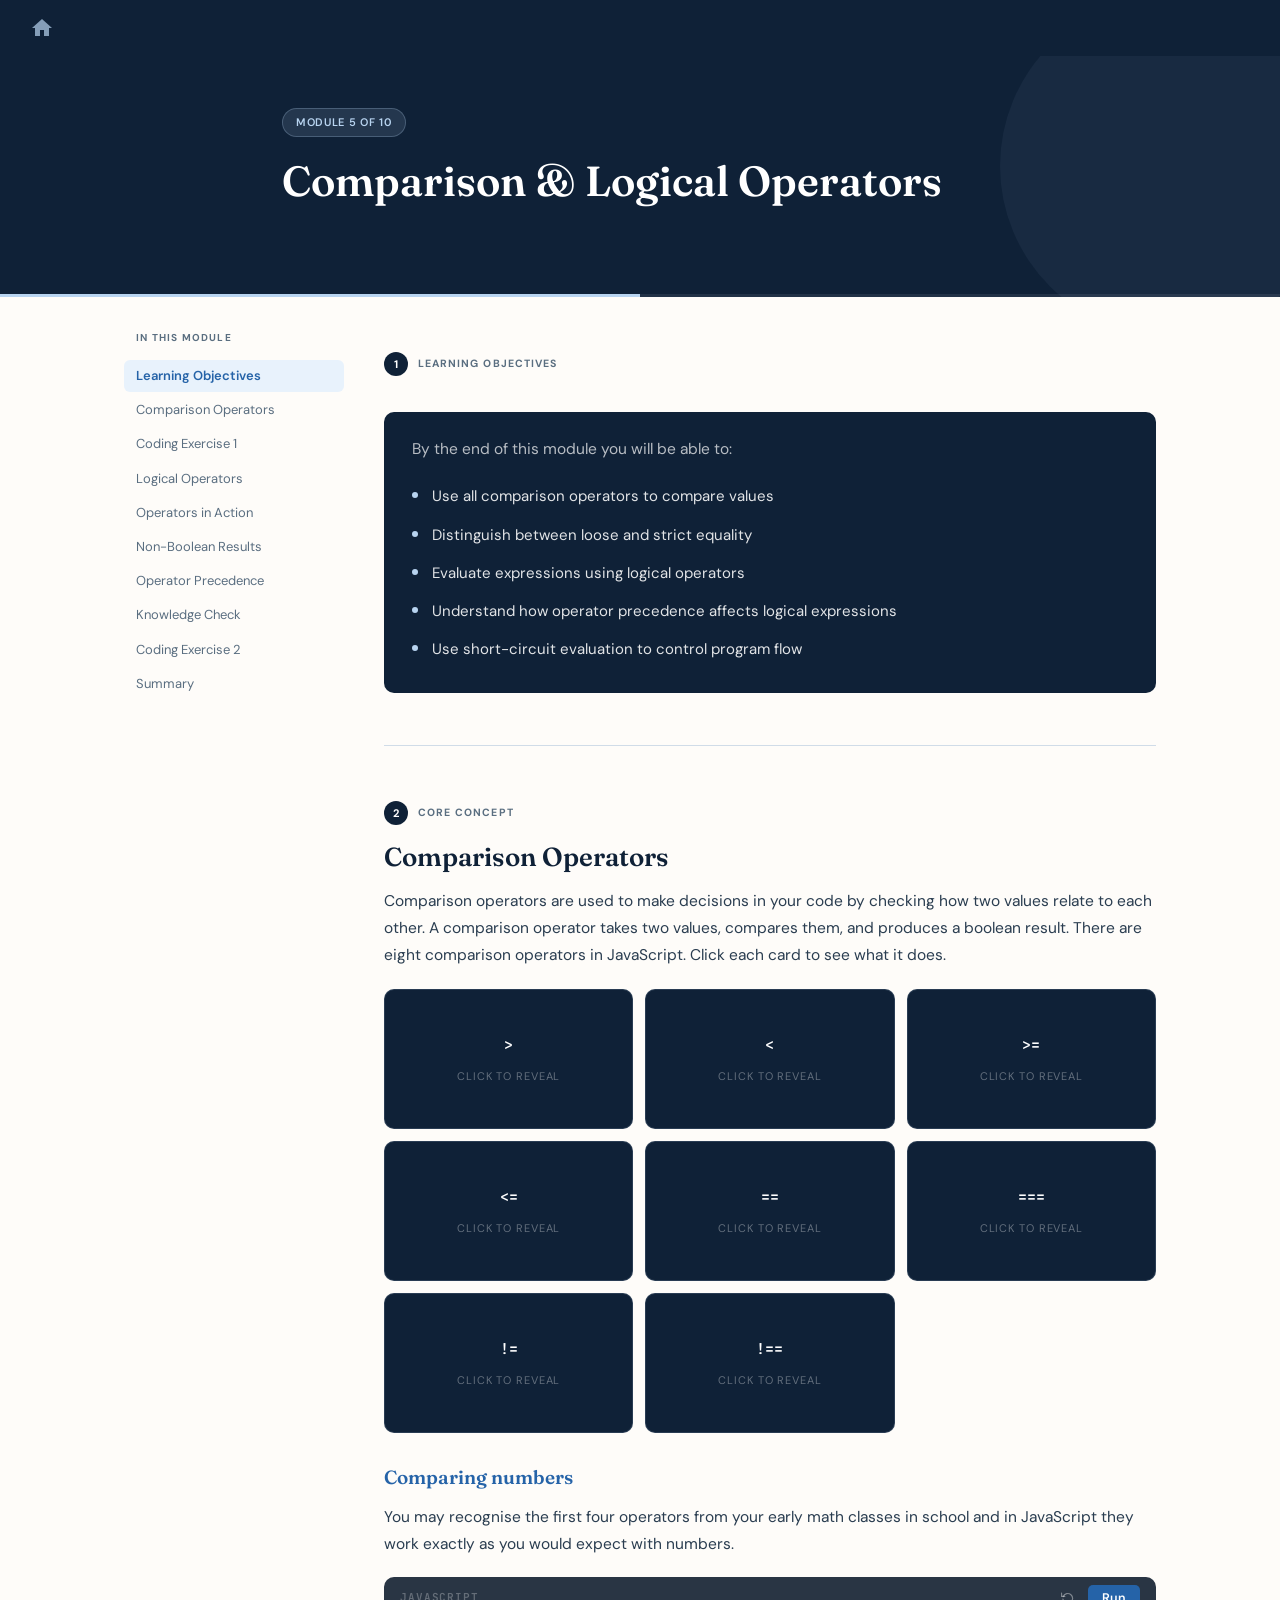
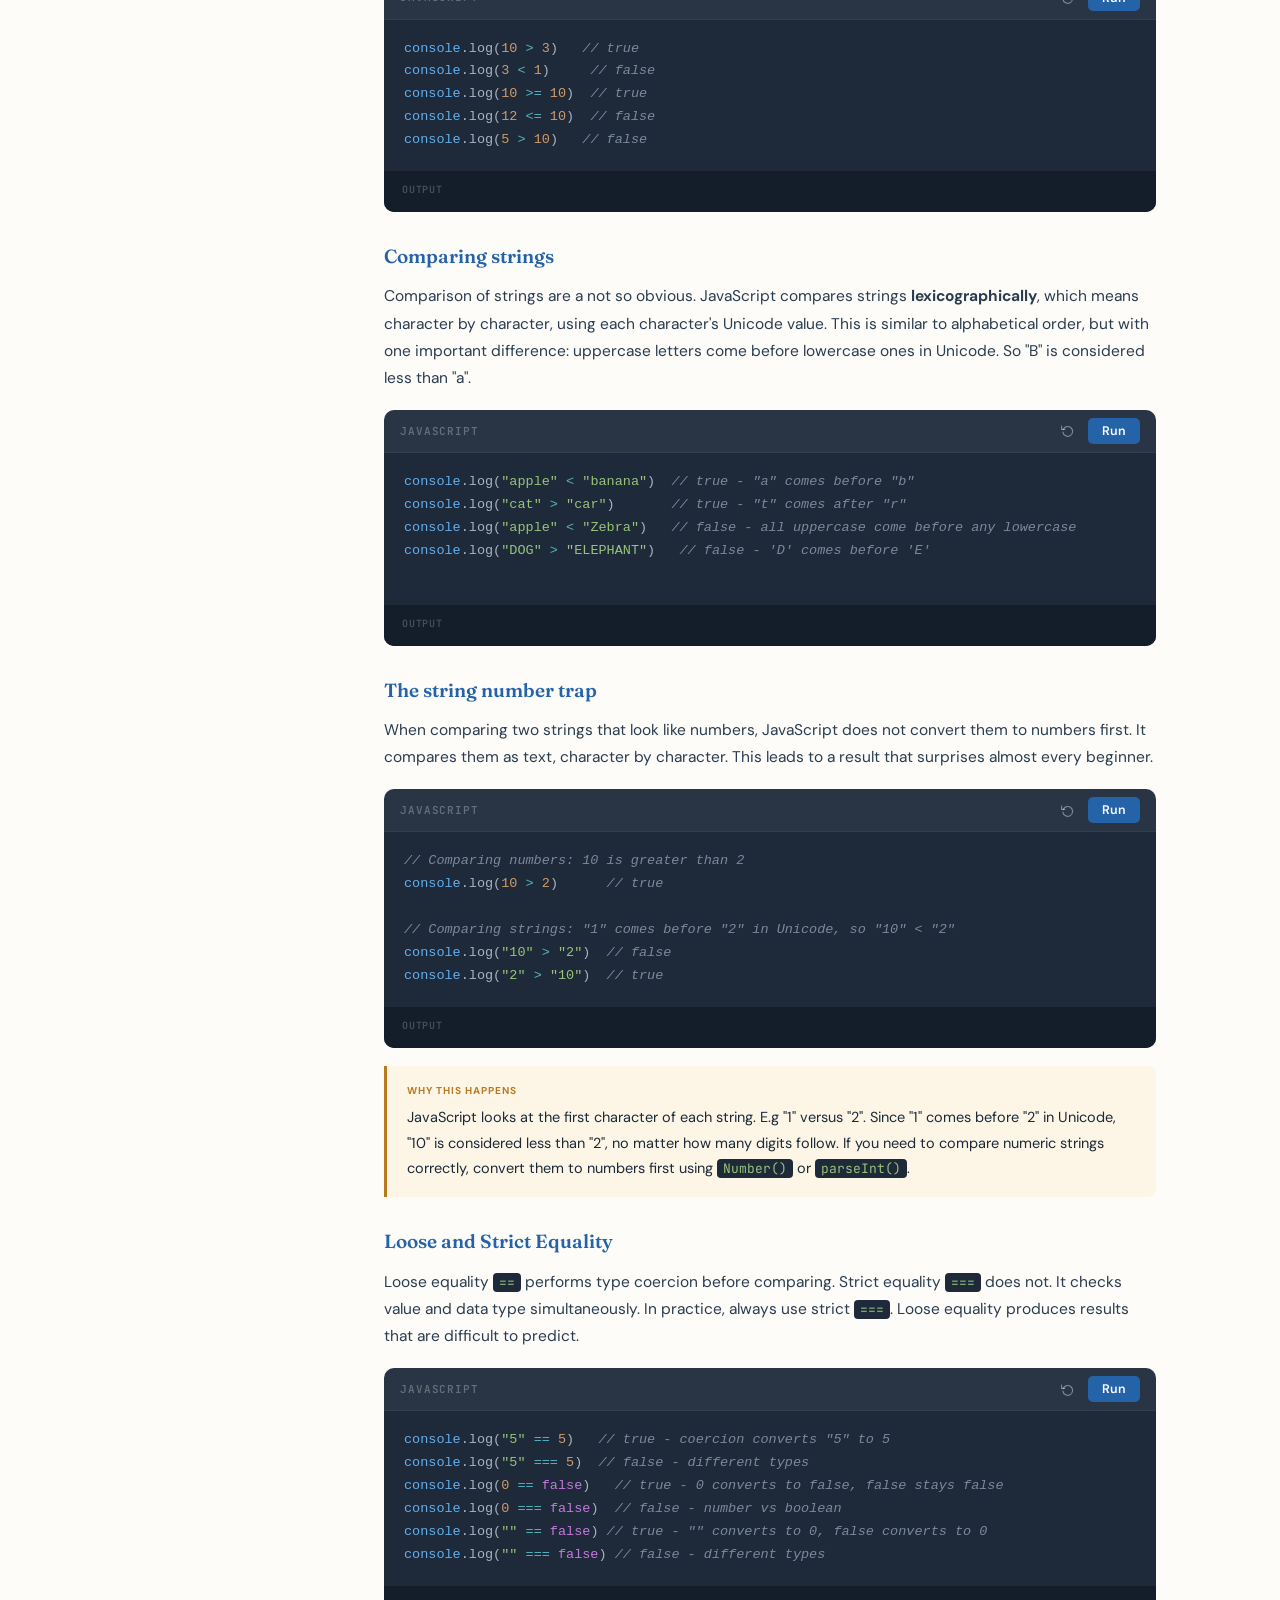
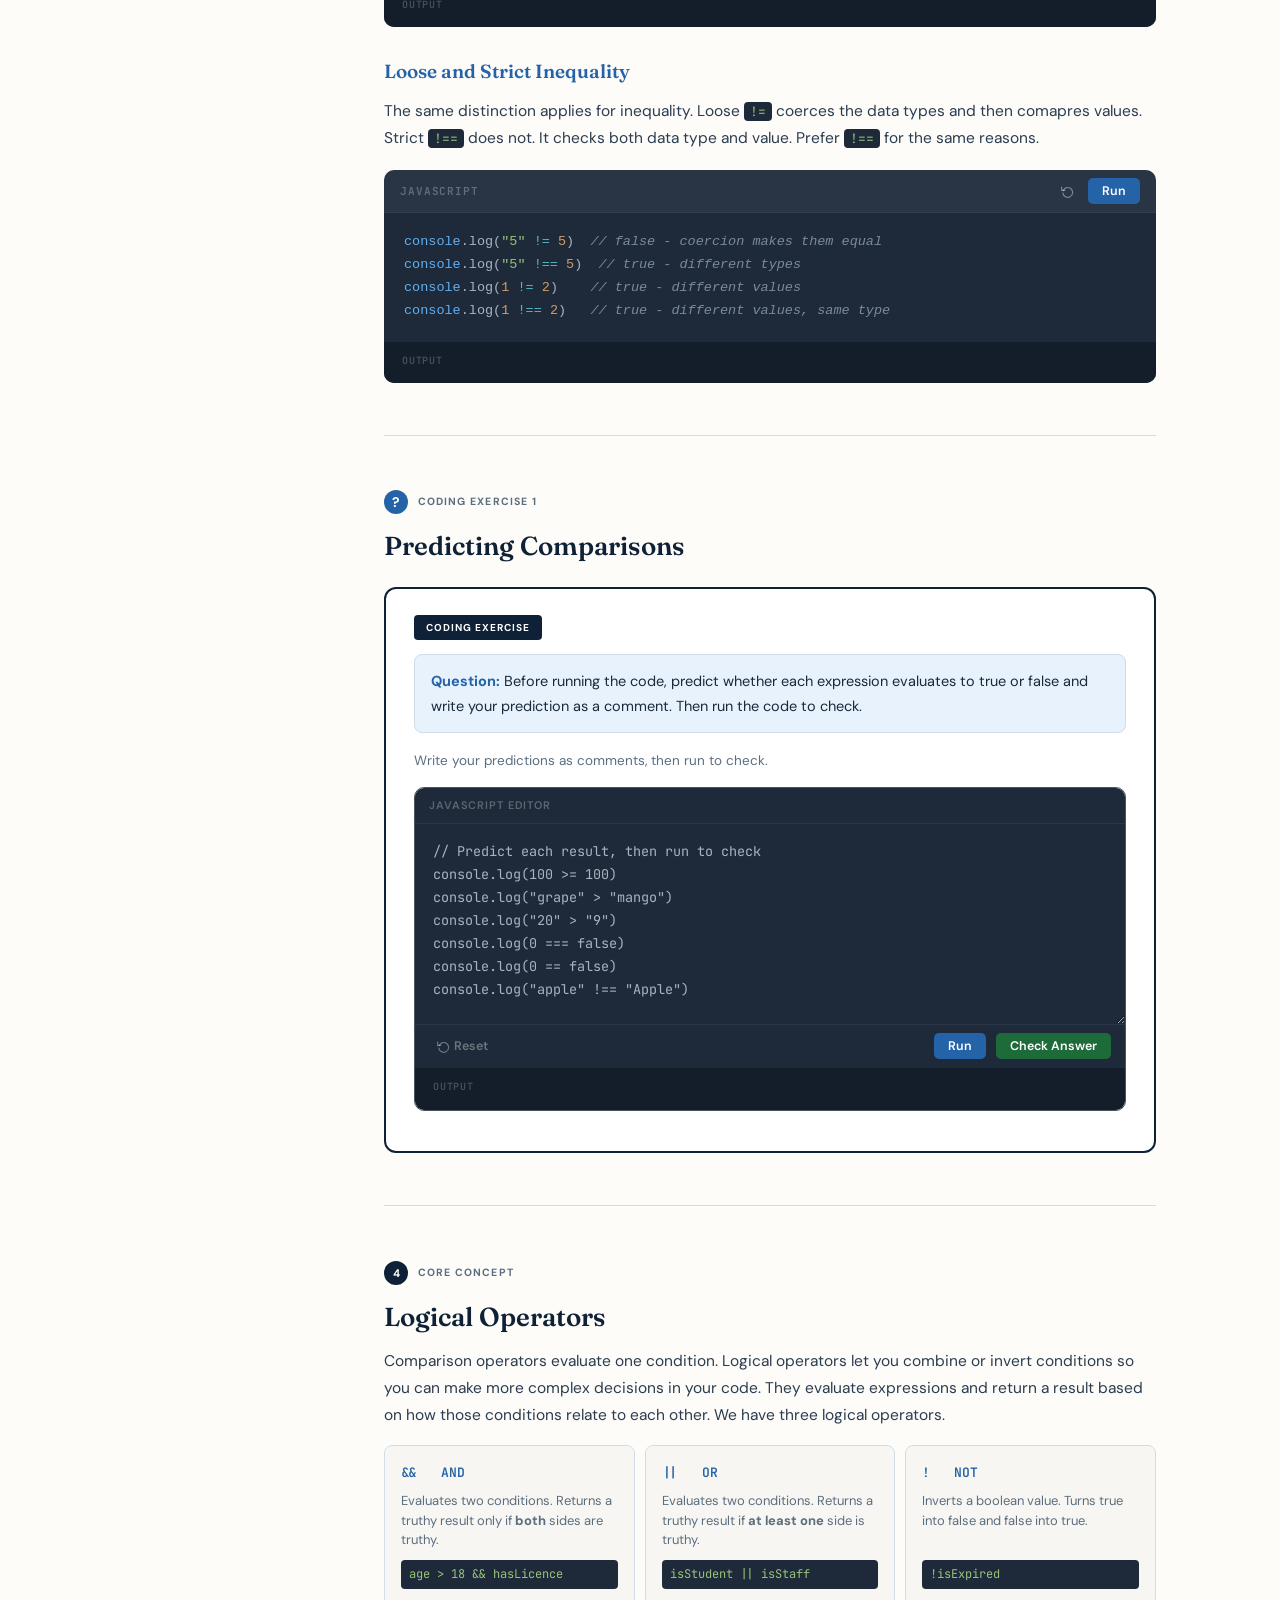
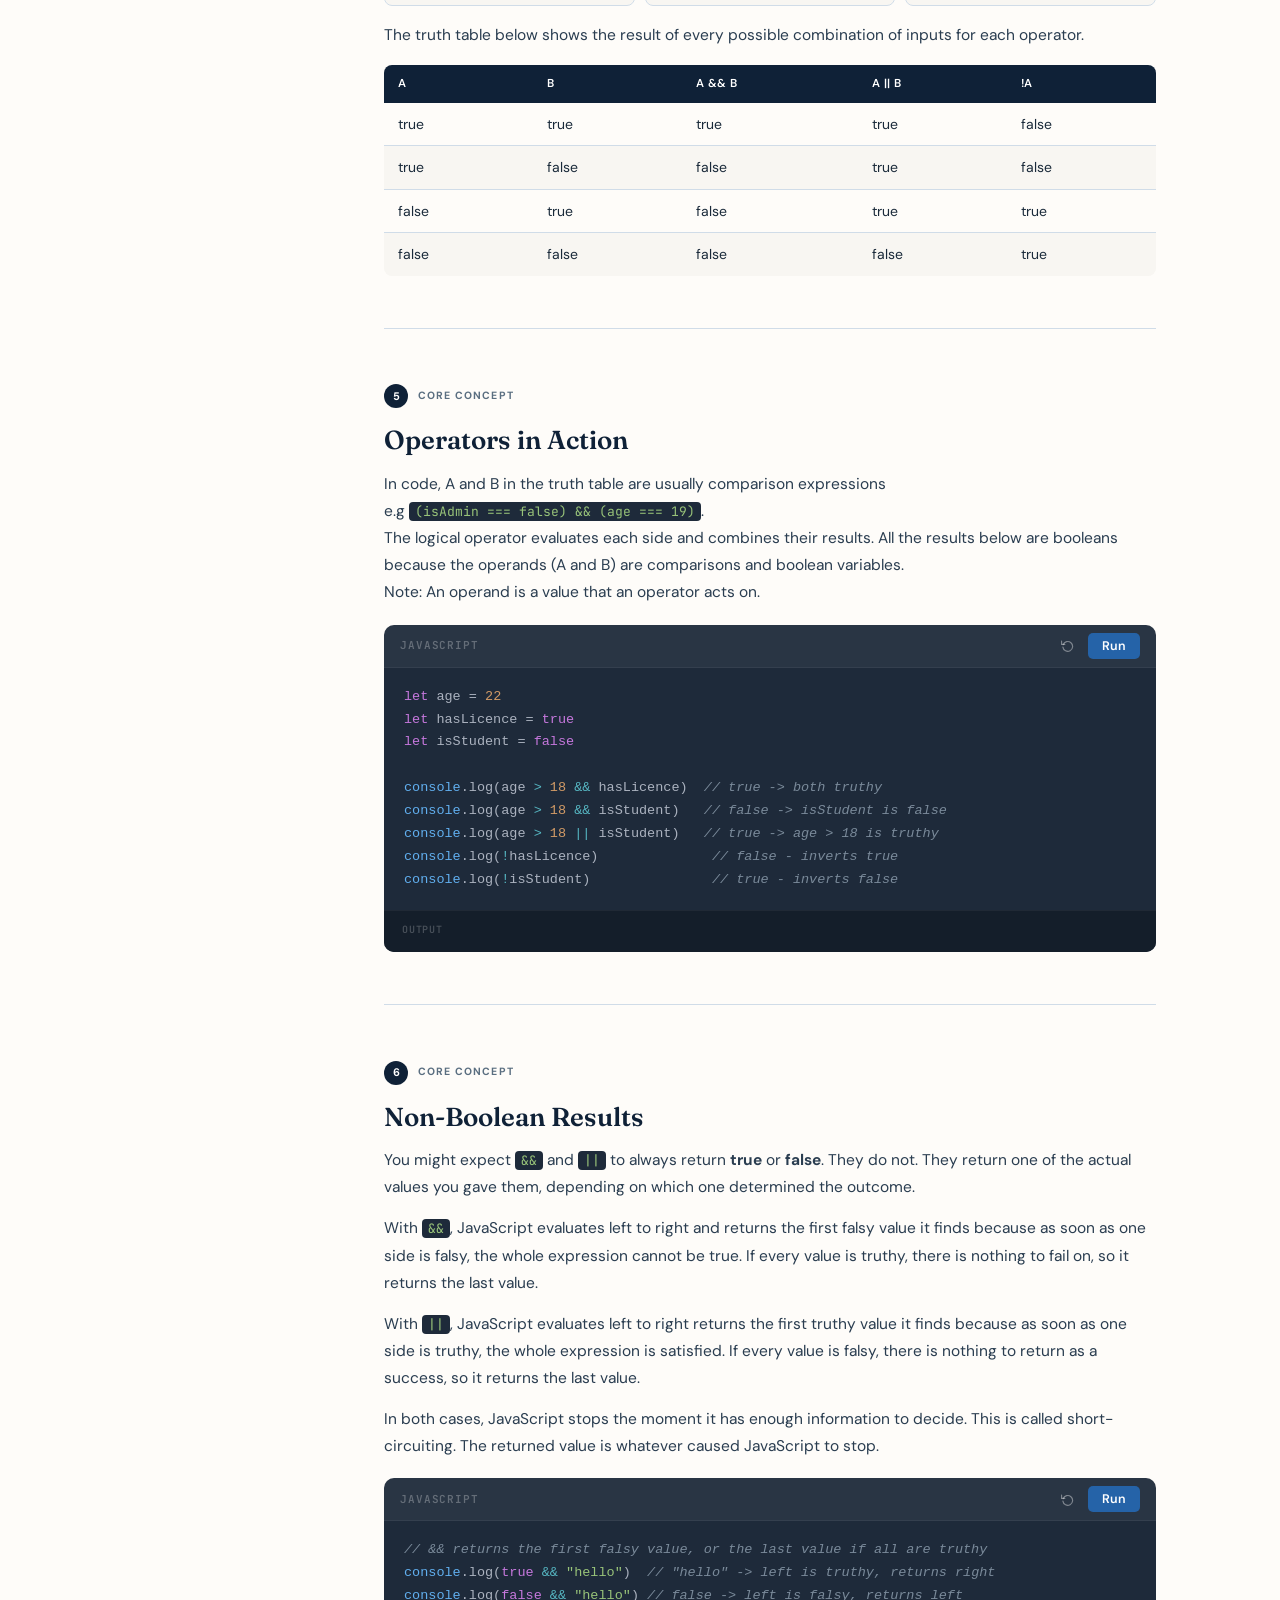
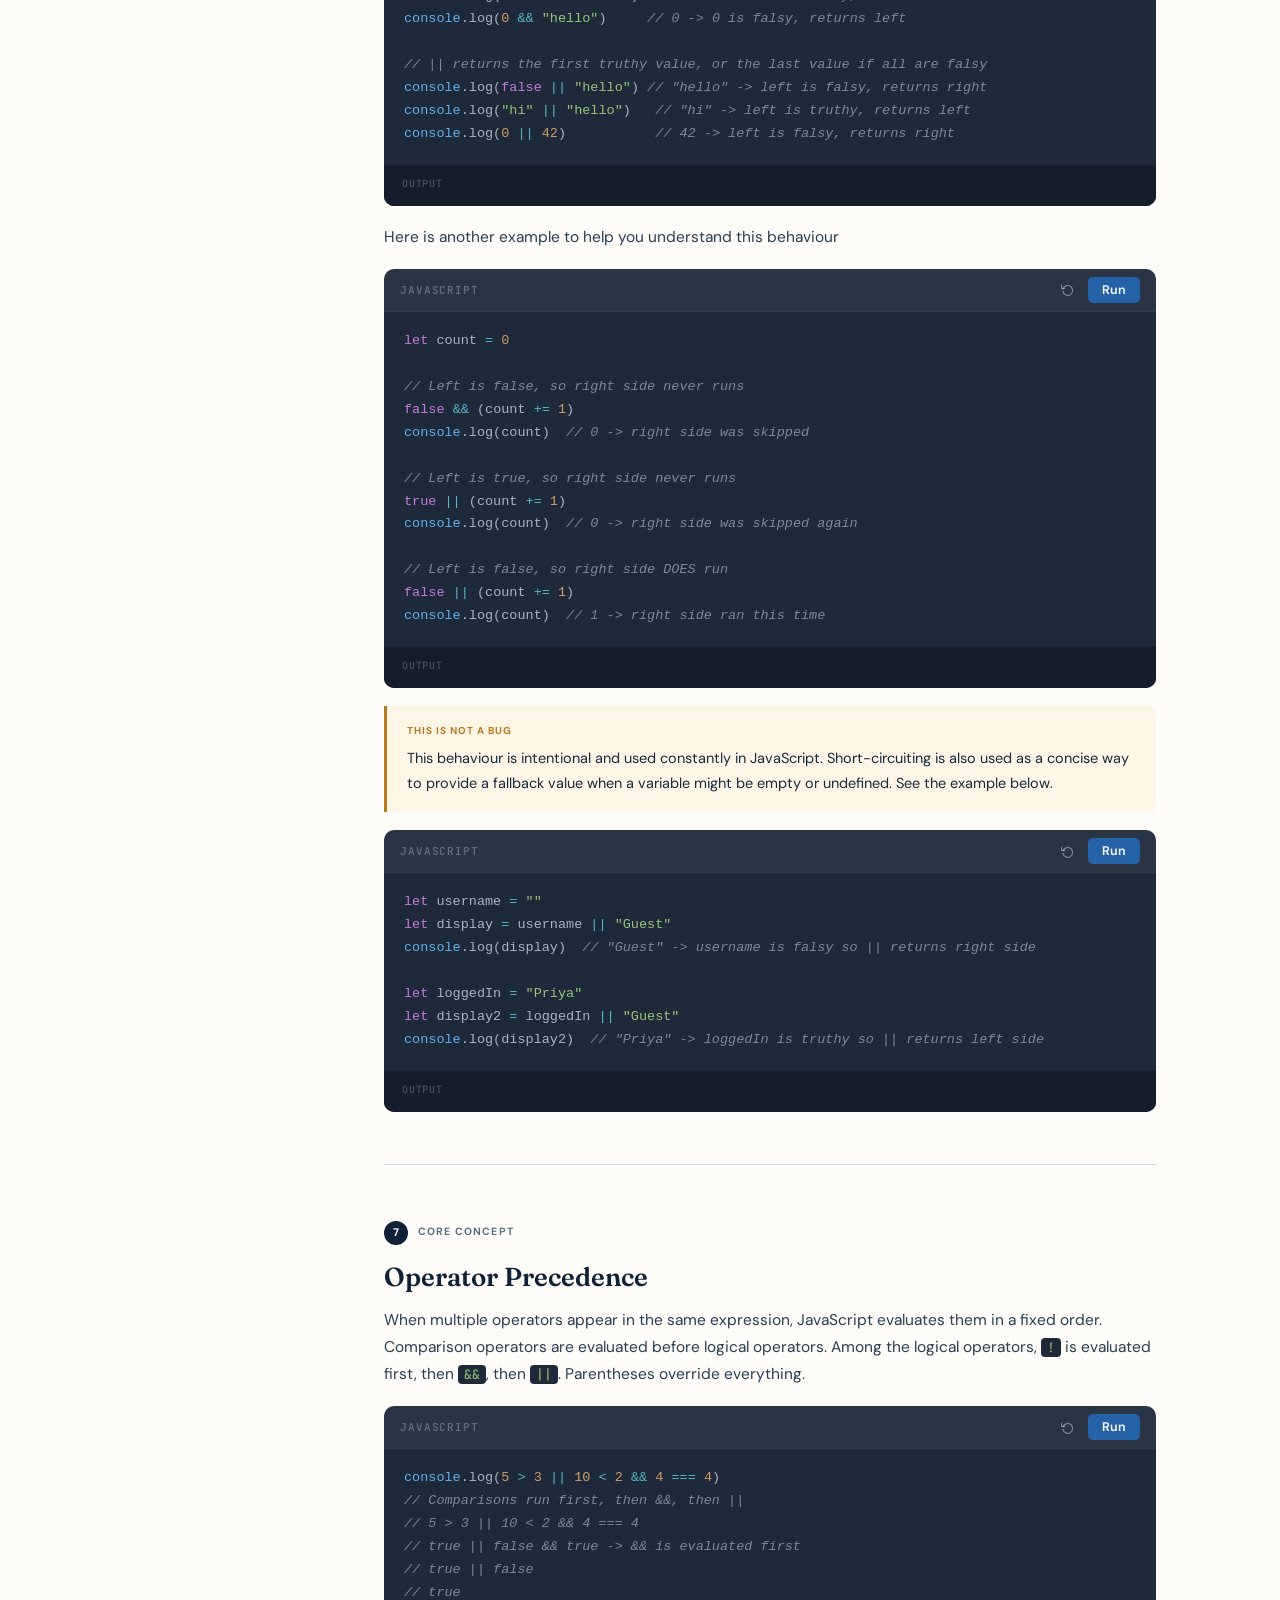
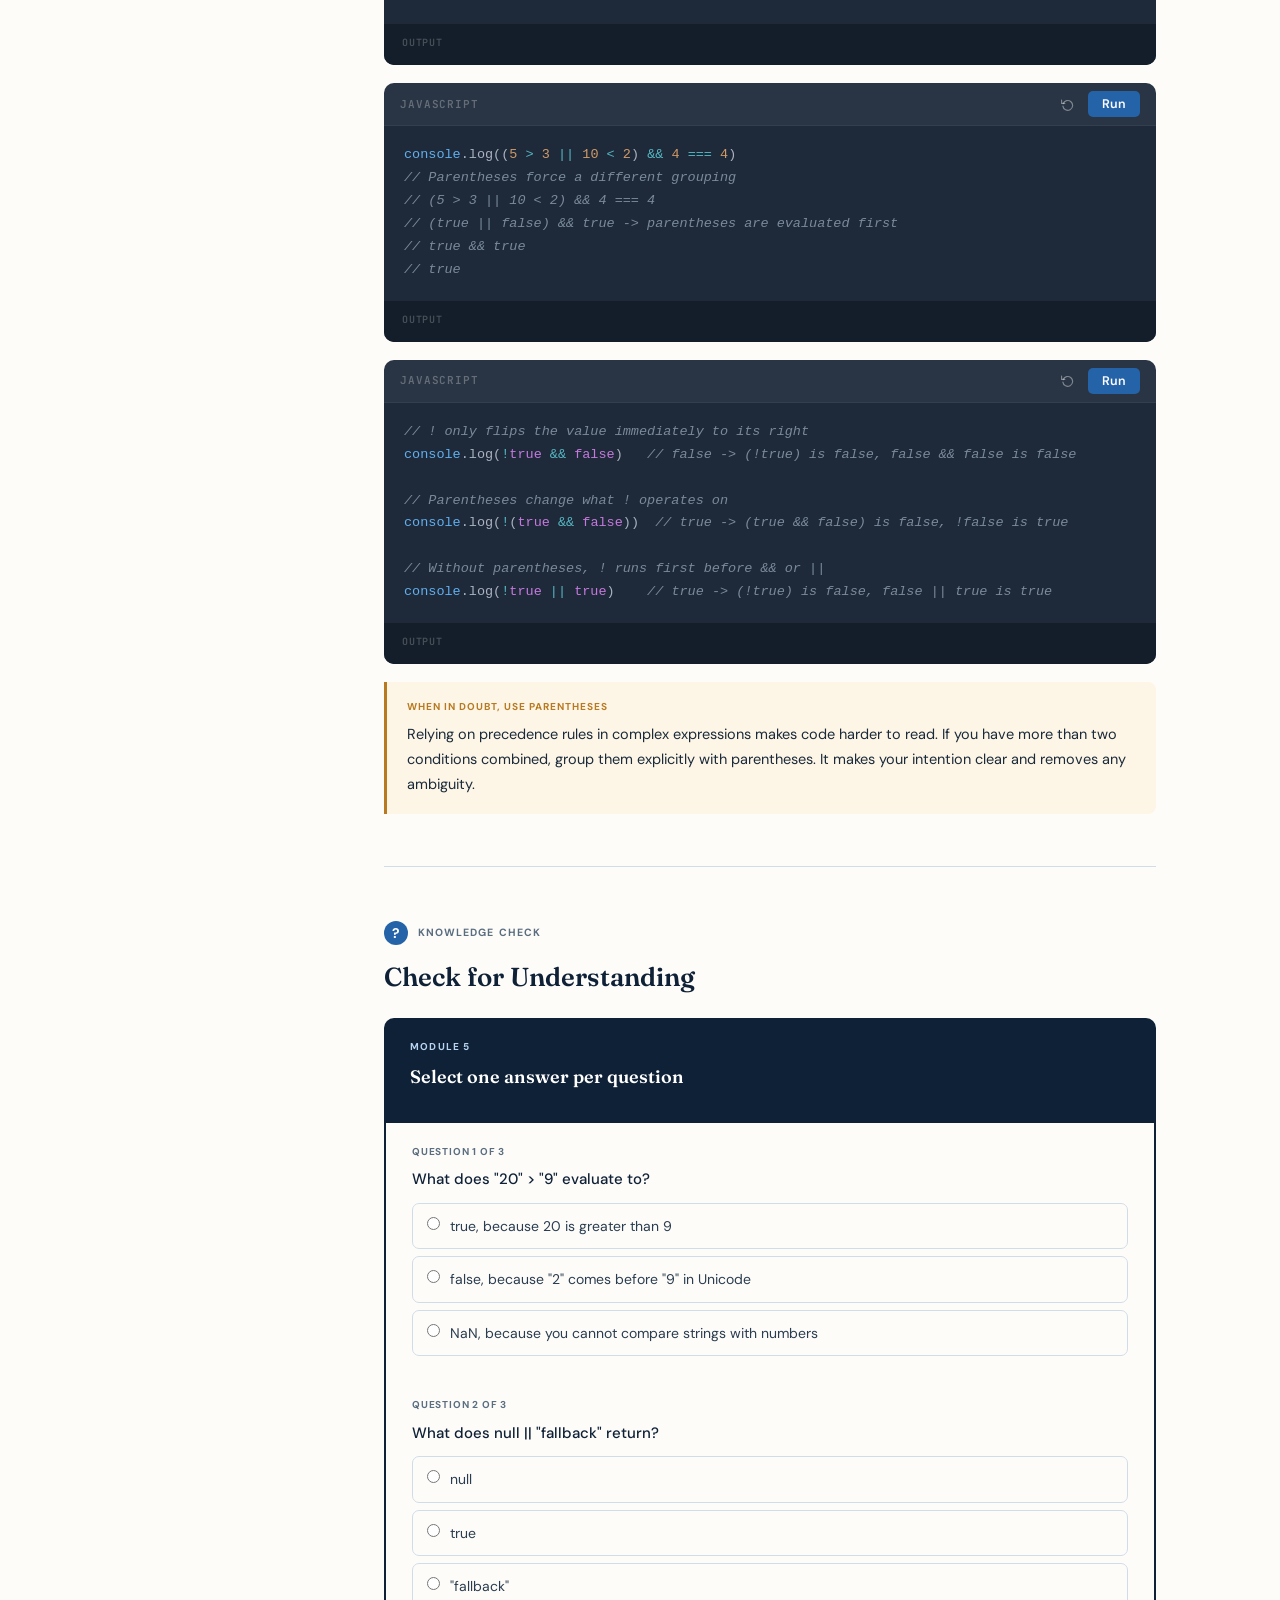
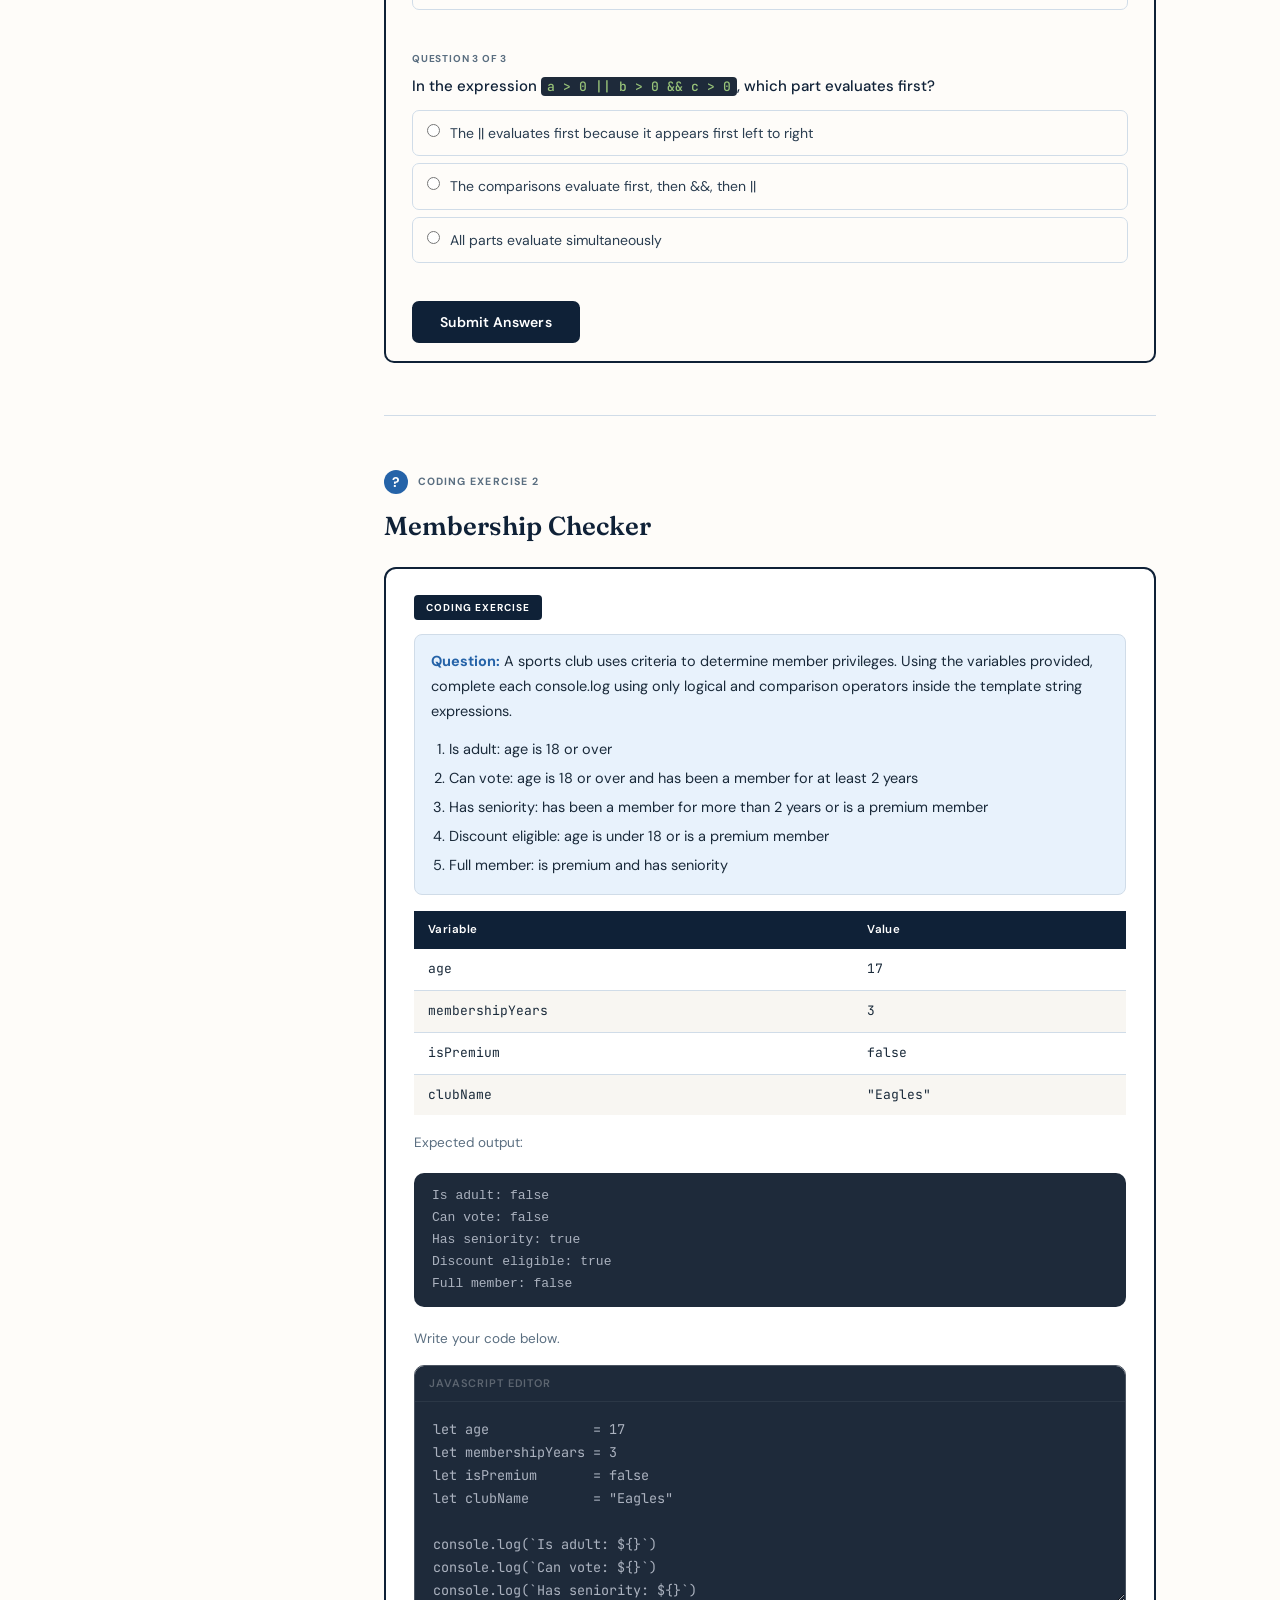
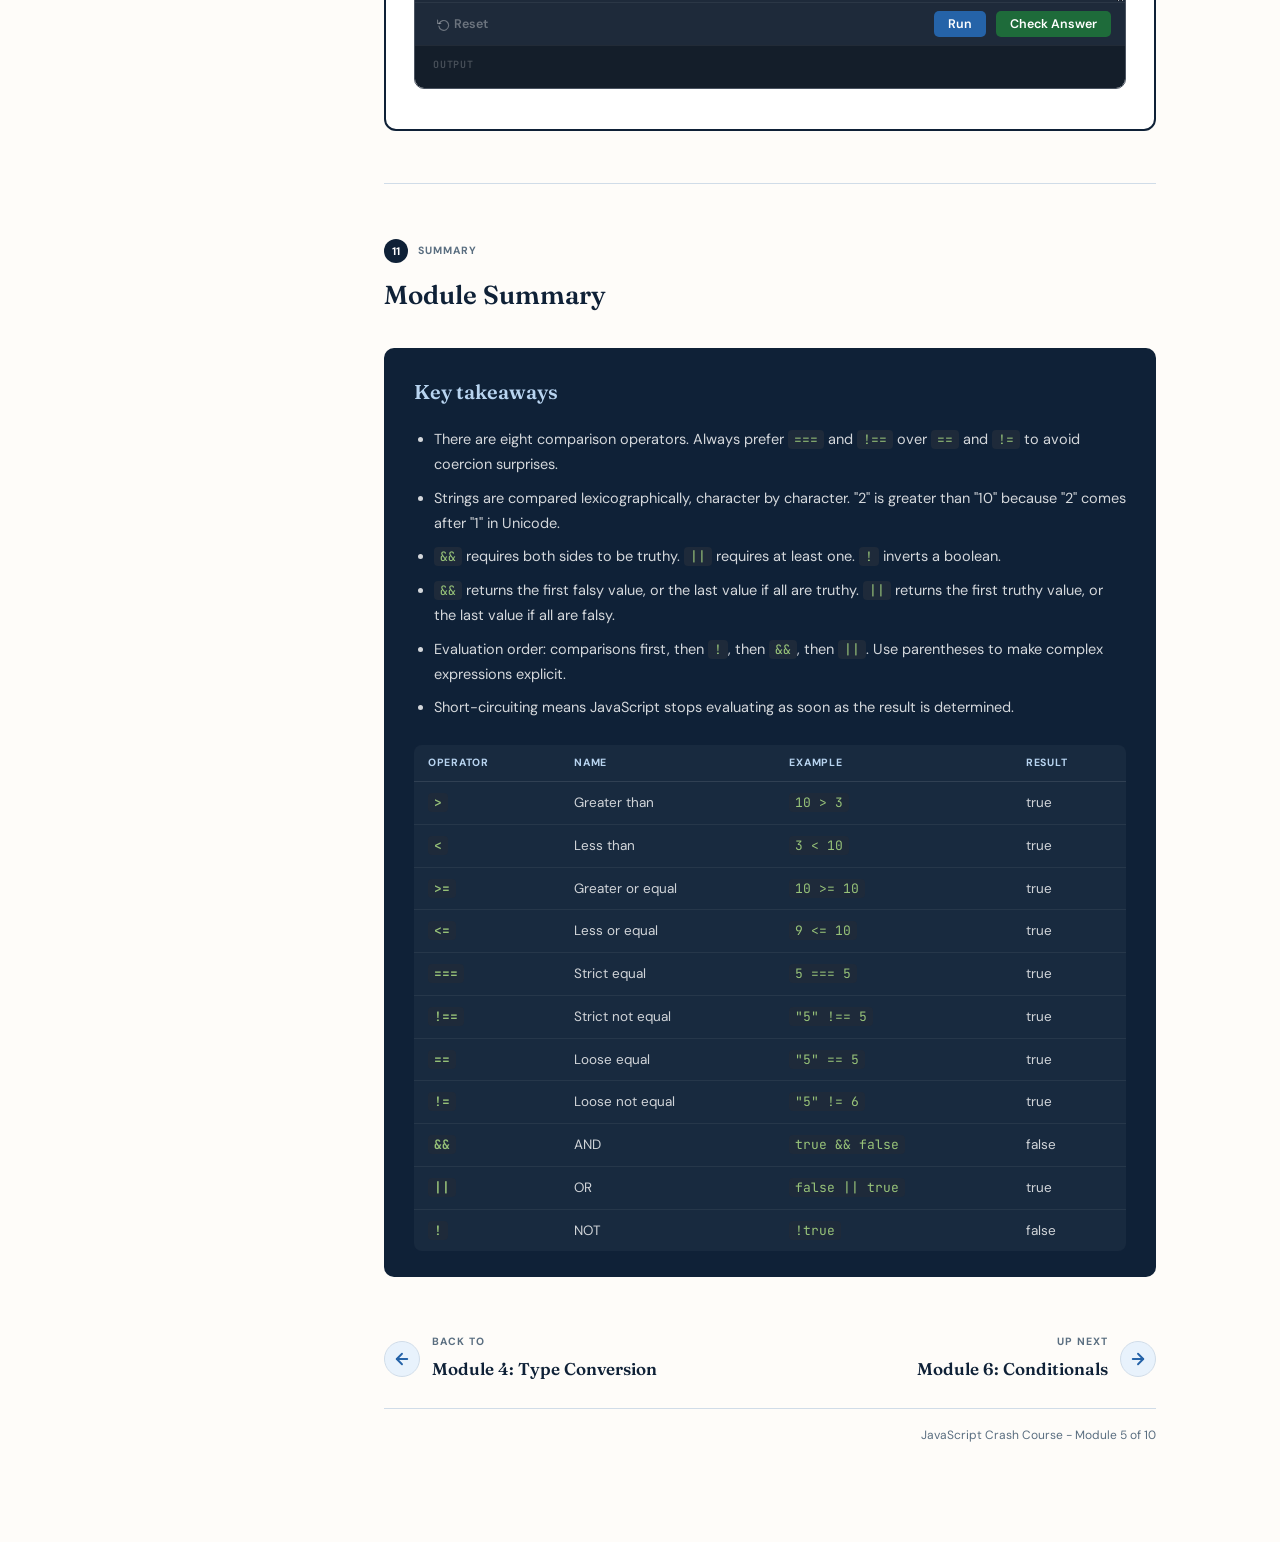
<file: modules/module5.html>
<!doctype html>
<html lang="en">
	<head>
		<meta charset="UTF-8" />
		<meta name="viewport" content="width=device-width, initial-scale=1.0" />
		<title>Module 5: Comparison and Logical Operators</title>
		<link
			href="https://fonts.googleapis.com/css2?family=Fraunces:opsz,wght@9..144,400;9..144,600&family=DM+Sans:wght@300;400;500;600&family=JetBrains+Mono:wght@400;600&display=swap"
			rel="stylesheet"
		/>
		<link rel="stylesheet" href="../assets/css/main.css" />
	</head>
	<body>
		<nav class="top-nav">
			<a class="top-nav-home" href="../index.html" title="Home">
				<span class="material-icons">home</span>
			</a>
		</nav>

		<header class="lesson-header">
			<div class="header-inner">
				<div class="lesson-meta">
					<span class="badge">Module 5 of 10</span>
				</div>
				<h1>Comparison & Logical Operators</h1>
			</div>
			<div class="progress-bar-wrap">
				<div class="progress-bar-fill" style="width: 50%"></div>
			</div>
		</header>

		<div class="page-wrap">
			<aside class="sidebar" id="sidebar">
				<div class="sidebar-label">In this module</div>
				<ul class="sidebar-nav">
					<li><a href="#s1">Learning Objectives</a></li>
					<li><a href="#s2">Comparison Operators</a></li>
					<li><a href="#s3">Coding Exercise 1</a></li>
					<li><a href="#s4">Logical Operators</a></li>
					<li><a href="#s5">Operators in Action</a></li>
					<li><a href="#s6">Non-Boolean Results</a></li>
					<li><a href="#s7">Operator Precedence</a></li>
					<li><a href="#s9">Knowledge Check</a></li>
					<li><a href="#s10">Coding Exercise 2</a></li>
					<li><a href="#s11">Summary</a></li>
				</ul>
			</aside>

			<button
				class="sidebar-toggle"
				id="sidebarToggle"
				aria-label="Toggle menu"
			>
				<svg
					viewBox="0 0 24 24"
					fill="none"
					stroke="currentColor"
					stroke-width="2"
					stroke-linecap="round"
					stroke-linejoin="round"
				>
					<line x1="3" y1="6" x2="21" y2="6" />
					<line x1="3" y1="12" x2="21" y2="12" />
					<line x1="3" y1="18" x2="21" y2="18" />
				</svg>
			</button>

			<main class="lesson-body">
				<!-- 1. LEARNING OBJECTIVE -->
				<div class="section" id="s1">
					<div class="section-label">
						<div class="section-num">1</div>
						<span class="section-title-sm">Learning Objectives</span>
					</div>
					<div class="objective-box">
						<p class="obj-intro">
							By the end of this module you will be able to:
						</p>
						<ul class="obj-list">
							<li>Use all comparison operators to compare values</li>
							<li>Distinguish between loose and strict equality</li>
							<li>Evaluate expressions using logical operators</li>
							<li>
								Understand how operator precedence affects logical expressions
							</li>
							<li>Use short-circuit evaluation to control program flow</li>
						</ul>
					</div>
				</div>

				<hr class="divider" />

				<!-- 2. COMPARISON OPERATORS -->
				<div class="section" id="s2">
					<div class="section-label">
						<div class="section-num">2</div>
						<span class="section-title-sm">Core Concept</span>
					</div>
					<h2>Comparison Operators</h2>

					<p>
						Comparison operators are used to make decisions in your code by
						checking how two values relate to each other. A comparison operator
						takes two values, compares them, and produces a boolean result.
						There are eight comparison operators in JavaScript. Click each card
						to see what it does.
					</p>

					<div class="flashcard-grid">
						<div class="flashcard">
							<div class="flashcard-inner">
								<div class="flashcard-front">
									<div class="fc-term">&gt;</div>
									<div class="fc-hint">click to reveal</div>
								</div>
								<div class="flashcard-back">
									<div class="fc-def">
										Greater than. Returns true if the left value is larger than
										the right.
									</div>
									<div class="fc-example">10 > 3 &nbsp; true</div>
								</div>
							</div>
						</div>
						<div class="flashcard">
							<div class="flashcard-inner">
								<div class="flashcard-front">
									<div class="fc-term">&lt;</div>
									<div class="fc-hint">click to reveal</div>
								</div>
								<div class="flashcard-back">
									<div class="fc-def">
										Less than. Returns true if the left value is smaller than
										the right.
									</div>
									<div class="fc-example">3 &lt; 10 &nbsp; true</div>
								</div>
							</div>
						</div>
						<div class="flashcard">
							<div class="flashcard-inner">
								<div class="flashcard-front">
									<div class="fc-term">&gt;=</div>
									<div class="fc-hint">click to reveal</div>
								</div>
								<div class="flashcard-back">
									<div class="fc-def">
										Greater than or equal to. Returns true if the left value is
										larger than or the same as the right.
									</div>
									<div class="fc-example">10 >= 10 &nbsp; true</div>
								</div>
							</div>
						</div>
						<div class="flashcard">
							<div class="flashcard-inner">
								<div class="flashcard-front">
									<div class="fc-term">&lt;=</div>
									<div class="fc-hint">click to reveal</div>
								</div>
								<div class="flashcard-back">
									<div class="fc-def">
										Less than or equal to. Returns true if the left value is
										smaller than or the same as the right.
									</div>
									<div class="fc-example">3 &lt;= 10 &nbsp; true</div>
								</div>
							</div>
						</div>
						<div class="flashcard">
							<div class="flashcard-inner">
								<div class="flashcard-front">
									<div class="fc-term">==</div>
									<div class="fc-hint">click to reveal</div>
								</div>
								<div class="flashcard-back">
									<div class="fc-def">
										Loose equality. Checks if values are equal after type
										coercion. "5" and 5 are considered equal.
									</div>
									<div class="fc-example">"5" == 5 &nbsp; true</div>
								</div>
							</div>
						</div>
						<div class="flashcard">
							<div class="flashcard-inner">
								<div class="flashcard-front">
									<div class="fc-term">===</div>
									<div class="fc-hint">click to reveal</div>
								</div>
								<div class="flashcard-back">
									<div class="fc-def">
										Strict equality. Checks value AND type. No coercion. "5" and
										5 are not equal.
									</div>
									<div class="fc-example">"5" === 5 &nbsp; false</div>
								</div>
							</div>
						</div>
						<div class="flashcard">
							<div class="flashcard-inner">
								<div class="flashcard-front">
									<div class="fc-term">!=</div>
									<div class="fc-hint">click to reveal</div>
								</div>
								<div class="flashcard-back">
									<div class="fc-def">
										Loose inequality. Returns true if values are not equal,
										after coercion.
									</div>
									<div class="fc-example">"5" != 6 &nbsp; true</div>
								</div>
							</div>
						</div>
						<div class="flashcard">
							<div class="flashcard-inner">
								<div class="flashcard-front">
									<div class="fc-term">!==</div>
									<div class="fc-hint">click to reveal</div>
								</div>
								<div class="flashcard-back">
									<div class="fc-def">
										Strict inequality. Returns true if value OR type differs. No
										coercion.
									</div>
									<div class="fc-example">"5" !== 5 &nbsp; true</div>
								</div>
							</div>
						</div>
					</div>

					<h3>Comparing numbers</h3>
					<p>
						You may recognise the first four operators from your early math
						classes in school and in JavaScript they work exactly as you would
						expect with numbers.
					</p>

					<div class="code-block">
						<div class="code-block-header">
							<span class="code-lang">JavaScript</span>
							<div class="code-block-btns">
								<button
									class="reset-btn"
									onclick="resetStatic('ex1')"
									title="Reset"
								>
									<svg
										viewBox="0 0 24 24"
										fill="none"
										stroke="currentColor"
										stroke-width="2.2"
										stroke-linecap="round"
										stroke-linejoin="round"
									>
										<polyline points="1 4 1 10 7 10"></polyline>
										<path d="M3.51 15a9 9 0 1 0 .49-4.5"></path>
									</svg></button
								><button class="run-btn" onclick="runStatic('ex1')">Run</button>
							</div>
						</div>
						<pre
							contenteditable="true"
							spellcheck="false"
							id="ex1-code"
						><span class="fn">console</span>.log(<span class="num">10</span> <span class="op">&gt;</span> <span class="num">3</span>)   <span class="cmt">// true</span>
<span class="fn">console</span>.log(<span class="num">3</span> <span class="op">&lt;</span> <span class="num">1</span>)     <span class="cmt">// false</span>
<span class="fn">console</span>.log(<span class="num">10</span> <span class="op">&gt;=</span> <span class="num">10</span>)  <span class="cmt">// true</span>
<span class="fn">console</span>.log(<span class="num">12</span> <span class="op">&lt;=</span> <span class="num">10</span>)  <span class="cmt">// false</span>
<span class="fn">console</span>.log(<span class="num">5</span> <span class="op">&gt;</span> <span class="num">10</span>)   <span class="cmt">// false</span></pre>
						<div class="code-output" id="ex1-output">
							<div class="output-label">Output</div>
						</div>
					</div>

					<h3>Comparing strings</h3>
					<p>
						Comparison of strings are a not so obvious. JavaScript compares
						strings <strong>lexicographically</strong>, which means character by
						character, using each character's Unicode value. This is similar to
						alphabetical order, but with one important difference: uppercase
						letters come before lowercase ones in Unicode. So "B" is considered
						less than "a".
					</p>

					<div class="code-block">
						<div class="code-block-header">
							<span class="code-lang">JavaScript</span>
							<div class="code-block-btns">
								<button
									class="reset-btn"
									onclick="resetStatic('ex2')"
									title="Reset"
								>
									<svg
										viewBox="0 0 24 24"
										fill="none"
										stroke="currentColor"
										stroke-width="2.2"
										stroke-linecap="round"
										stroke-linejoin="round"
									>
										<polyline points="1 4 1 10 7 10"></polyline>
										<path d="M3.51 15a9 9 0 1 0 .49-4.5"></path>
									</svg></button
								><button class="run-btn" onclick="runStatic('ex2')">Run</button>
							</div>
						</div>
						<pre
							contenteditable="true"
							spellcheck="false"
							id="ex2-code"
						><span class="fn">console</span>.log(<span class="str">"apple"</span> <span class="op">&lt;</span> <span class="str">"banana"</span>)  <span class="cmt">// true - "a" comes before "b"</span>
<span class="fn">console</span>.log(<span class="str">"cat"</span> <span class="op">&gt;</span> <span class="str">"car"</span>)       <span class="cmt">// true - "t" comes after "r"</span>
<span class="fn">console</span>.log(<span class="str">"apple"</span> <span class="op">&lt;</span> <span class="str">"Zebra"</span>)   <span class="cmt">// false - all uppercase come before any lowercase</span>
<span class="fn">console</span>.log(<span class="str">"DOG"</span> <span class="op">&gt;</span> <span class="str">"ELEPHANT"</span>)   <span class="cmt">// false - 'D' comes before 'E'</span>

</pre>
						<div class="code-output" id="ex2-output">
							<div class="output-label">Output</div>
						</div>
					</div>

					<h3>The string number trap</h3>
					<p>
						When comparing two strings that look like numbers, JavaScript does
						not convert them to numbers first. It compares them as text,
						character by character. This leads to a result that surprises almost
						every beginner.
					</p>

					<div class="code-block">
						<div class="code-block-header">
							<span class="code-lang">JavaScript</span>
							<div class="code-block-btns">
								<button
									class="reset-btn"
									onclick="resetStatic('ex3')"
									title="Reset"
								>
									<svg
										viewBox="0 0 24 24"
										fill="none"
										stroke="currentColor"
										stroke-width="2.2"
										stroke-linecap="round"
										stroke-linejoin="round"
									>
										<polyline points="1 4 1 10 7 10"></polyline>
										<path d="M3.51 15a9 9 0 1 0 .49-4.5"></path>
									</svg></button
								><button class="run-btn" onclick="runStatic('ex3')">Run</button>
							</div>
						</div>
						<pre
							contenteditable="true"
							spellcheck="false"
							id="ex3-code"
						><span class="cmt">// Comparing numbers: 10 is greater than 2</span>
<span class="fn">console</span>.log(<span class="num">10</span> <span class="op">&gt;</span> <span class="num">2</span>)      <span class="cmt">// true</span>

<span class="cmt">// Comparing strings: "1" comes before "2" in Unicode, so "10" < "2"</span>
<span class="fn">console</span>.log(<span class="str">"10"</span> <span class="op">&gt;</span> <span class="str">"2"</span>)  <span class="cmt">// false</span>
<span class="fn">console</span>.log(<span class="str">"2"</span> <span class="op">&gt;</span> <span class="str">"10"</span>)  <span class="cmt">// true</span></pre>
						<div class="code-output" id="ex3-output">
							<div class="output-label">Output</div>
						</div>
					</div>

					<div class="callout warn">
						<div class="callout-label">Why this happens</div>
						<p>
							JavaScript looks at the first character of each string. E.g "1"
							versus "2". Since "1" comes before "2" in Unicode, "10" is
							considered less than "2", no matter how many digits follow. If you
							need to compare numeric strings correctly, convert them to numbers
							first using <code>Number()</code> or <code>parseInt()</code>.
						</p>
					</div>

					<h3>Loose and Strict Equality</h3>
					<p>
						Loose equality <code>==</code> performs type coercion before
						comparing. Strict equality <code>===</code> does not. It checks
						value and data type simultaneously. In practice, always use strict
						<code>===</code>. Loose equality produces results that are difficult
						to predict.
					</p>

					<div class="code-block">
						<div class="code-block-header">
							<span class="code-lang">JavaScript</span>
							<div class="code-block-btns">
								<button
									class="reset-btn"
									onclick="resetStatic('ex4')"
									title="Reset"
								>
									<svg
										viewBox="0 0 24 24"
										fill="none"
										stroke="currentColor"
										stroke-width="2.2"
										stroke-linecap="round"
										stroke-linejoin="round"
									>
										<polyline points="1 4 1 10 7 10"></polyline>
										<path d="M3.51 15a9 9 0 1 0 .49-4.5"></path>
									</svg></button
								><button class="run-btn" onclick="runStatic('ex4')">Run</button>
							</div>
						</div>
						<pre
							contenteditable="true"
							spellcheck="false"
							id="ex4-code"
						><span class="fn">console</span>.log(<span class="str">"5"</span> <span class="op">==</span> <span class="num">5</span>)   <span class="cmt">// true - coercion converts "5" to 5</span>
<span class="fn">console</span>.log(<span class="str">"5"</span> <span class="op">===</span> <span class="num">5</span>)  <span class="cmt">// false - different types</span>
<span class="fn">console</span>.log(<span class="num">0</span> <span class="op">==</span> <span class="kw">false</span>)   <span class="cmt">// true - 0 converts to false, false stays false</span>
<span class="fn">console</span>.log(<span class="num">0</span> <span class="op">===</span> <span class="kw">false</span>)  <span class="cmt">// false - number vs boolean</span>
<span class="fn">console</span>.log(<span class="str">""</span> <span class="op">==</span> <span class="kw">false</span>) <span class="cmt">// true - "" converts to 0, false converts to 0</span>
<span class="fn">console</span>.log(<span class="str">""</span> <span class="op">===</span> <span class="kw">false</span>) <span class="cmt">// false - different types</span></pre>
						<div class="code-output" id="ex4-output">
							<div class="output-label">Output</div>
						</div>
					</div>

					<h3>Loose and Strict Inequality</h3>
					<p>
						The same distinction applies for inequality. Loose
						<code>!=</code> coerces the data types and then comapres values.
						Strict <code>!==</code> does not. It checks both data type and
						value. Prefer <code>!==</code> for the same reasons.
					</p>

					<div class="code-block">
						<div class="code-block-header">
							<span class="code-lang">JavaScript</span>
							<div class="code-block-btns">
								<button
									class="reset-btn"
									onclick="resetStatic('ex5')"
									title="Reset"
								>
									<svg
										viewBox="0 0 24 24"
										fill="none"
										stroke="currentColor"
										stroke-width="2.2"
										stroke-linecap="round"
										stroke-linejoin="round"
									>
										<polyline points="1 4 1 10 7 10"></polyline>
										<path d="M3.51 15a9 9 0 1 0 .49-4.5"></path>
									</svg></button
								><button class="run-btn" onclick="runStatic('ex5')">Run</button>
							</div>
						</div>
						<pre
							contenteditable="true"
							spellcheck="false"
							id="ex5-code"
						><span class="fn">console</span>.log(<span class="str">"5"</span> <span class="op">!=</span> <span class="num">5</span>)  <span class="cmt">// false - coercion makes them equal</span>
<span class="fn">console</span>.log(<span class="str">"5"</span> <span class="op">!==</span> <span class="num">5</span>)  <span class="cmt">// true - different types</span>
<span class="fn">console</span>.log(<span class="num">1</span> <span class="op">!=</span> <span class="num">2</span>)    <span class="cmt">// true - different values</span>
<span class="fn">console</span>.log(<span class="num">1</span> <span class="op">!==</span> <span class="num">2</span>)   <span class="cmt">// true - different values, same type</span></pre>
						<div class="code-output" id="ex5-output">
							<div class="output-label">Output</div>
						</div>
					</div>
				</div>

				<hr class="divider" />

				<!-- 3. CODING EXERCISE 1 -->
				<div class="section" id="s3">
					<div class="section-label">
						<div class="section-num question">?</div>
						<span class="section-title-sm">Coding Exercise 1</span>
					</div>
					<h2>Predicting Comparisons</h2>

					<div class="activity-box">
						<div class="activity-header">
							<span class="activity-tag">Coding Exercise</span>
						</div>
						<div class="activity-scenario">
							<strong>Question:</strong> Before running the code, predict
							whether each expression evaluates to true or false and write your
							prediction as a comment. Then run the code to check.
						</div>

						<p
							style="font-size: 13.5px; color: var(--muted); margin-bottom: 8px"
						>
							Write your predictions as comments, then run to check.
						</p>
						<div class="editor-wrap" id="editor1">
							<div class="editor-header">
								<span class="editor-label">JavaScript Editor</span>
							</div>
							<textarea
								class="editor-textarea"
								id="editor1-code"
								spellcheck="false"
							>
// Predict each result, then run to check
console.log(100 >= 100)
console.log("grape" > "mango")
console.log("20" > "9")
console.log(0 === false)
console.log(0 == false)
console.log("apple" !== "Apple")
</textarea
							>
							<div class="editor-footer">
								<button
									class="editor-reset-btn"
									onclick="resetEditor('editor1')"
									title="Reset code"
								>
									<svg
										viewBox="0 0 24 24"
										fill="none"
										stroke="currentColor"
										stroke-width="2.2"
										stroke-linecap="round"
										stroke-linejoin="round"
									>
										<polyline points="1 4 1 10 7 10"></polyline>
										<path d="M3.51 15a9 9 0 1 0 .49-4.5"></path>
									</svg>
									Reset
								</button>
								<div class="spacer"></div>
								<button class="run-btn" onclick="runCode('editor1')">
									Run
								</button>
								<button class="check-btn" onclick="checkAnswer('ex1')">
									Check Answer
								</button>
							</div>
							<div class="output-area" id="editor1-output">
								<div class="output-label">Output</div>
							</div>
						</div>
						<div class="check-result" id="checkResult1"></div>
					</div>
				</div>

				<hr class="divider" />

				<!-- 4. LOGICAL OPERATORS -->
				<div class="section" id="s4">
					<div class="section-label">
						<div class="section-num">4</div>
						<span class="section-title-sm">Core Concept</span>
					</div>
					<h2>Logical Operators</h2>

					<p>
						Comparison operators evaluate one condition. Logical operators let
						you combine or invert conditions so you can make more complex
						decisions in your code. They evaluate expressions and return a
						result based on how those conditions relate to each other. We have
						three logical operators.
					</p>

					<div class="type-grid">
						<div class="type-card">
							<div class="type-name">&amp;&amp; &nbsp; AND</div>
							<div class="type-desc">
								Evaluates two conditions. Returns a truthy result only if
								<strong>both</strong> sides are truthy.
							</div>
							<div class="type-examples">
								<span class="type-example">age > 18 &amp;&amp; hasLicence</span>
							</div>
						</div>
						<div class="type-card">
							<div class="type-name">|| &nbsp; OR</div>
							<div class="type-desc">
								Evaluates two conditions. Returns a truthy result if
								<strong>at least one</strong> side is truthy.
							</div>
							<div class="type-examples">
								<span class="type-example">isStudent || isStaff</span>
							</div>
						</div>
						<div class="type-card">
							<div class="type-name">! &nbsp; NOT</div>
							<div class="type-desc">
								Inverts a boolean value. Turns true into false and false into
								true.
							</div>
							<div class="type-examples">
								<span class="type-example">!isExpired</span>
							</div>
						</div>
					</div>

					<p>
						The truth table below shows the result of every possible combination
						of inputs for each operator.
					</p>

					<div class="ops-table-wrap">
						<table class="ops-table">
							<thead>
								<tr>
									<th>A</th>
									<th>B</th>
									<th>A &amp;&amp; B</th>
									<th>A || B</th>
									<th>!A</th>
								</tr>
							</thead>
							<tbody>
								<tr>
									<td>true</td>
									<td>true</td>
									<td>true</td>
									<td>true</td>
									<td>false</td>
								</tr>
								<tr>
									<td>true</td>
									<td>false</td>
									<td>false</td>
									<td>true</td>
									<td>false</td>
								</tr>
								<tr>
									<td>false</td>
									<td>true</td>
									<td>false</td>
									<td>true</td>
									<td>true</td>
								</tr>
								<tr>
									<td>false</td>
									<td>false</td>
									<td>false</td>
									<td>false</td>
									<td>true</td>
								</tr>
							</tbody>
						</table>
					</div>
				</div>

				<hr class="divider" />

				<!-- 5. CODE EXAMPLES -->
				<div class="section" id="s5">
					<div class="section-label">
						<div class="section-num">5</div>
						<span class="section-title-sm">Core Concept</span>
					</div>
					<h2>Operators in Action</h2>

					<p>
						In code, A and B in the truth table are usually comparison
						expressions <br />
						e.g <code>(isAdmin === false) && (age === 19)</code>. <br />
						The logical operator evaluates each side and combines their results.
						All the results below are booleans because the operands (A and B)
						are comparisons and boolean variables. <br />
						Note: An operand is a value that an operator acts on.
					</p>

					<div class="code-block">
						<div class="code-block-header">
							<span class="code-lang">JavaScript</span>
							<div class="code-block-btns">
								<button
									class="reset-btn"
									onclick="resetStatic('ex6')"
									title="Reset"
								>
									<svg
										viewBox="0 0 24 24"
										fill="none"
										stroke="currentColor"
										stroke-width="2.2"
										stroke-linecap="round"
										stroke-linejoin="round"
									>
										<polyline points="1 4 1 10 7 10"></polyline>
										<path d="M3.51 15a9 9 0 1 0 .49-4.5"></path>
									</svg></button
								><button class="run-btn" onclick="runStatic('ex6')">Run</button>
							</div>
						</div>
						<pre
							contenteditable="true"
							spellcheck="false"
							id="ex6-code"
						><span class="kw">let</span> age = <span class="num">22</span>
<span class="kw">let</span> hasLicence = <span class="kw">true</span>
<span class="kw">let</span> isStudent = <span class="kw">false</span>

<span class="fn">console</span>.log(age <span class="op">&gt;</span> <span class="num">18</span> <span class="op">&amp;&amp;</span> hasLicence)  <span class="cmt">// true -> both truthy</span>
<span class="fn">console</span>.log(age <span class="op">&gt;</span> <span class="num">18</span> <span class="op">&amp;&amp;</span> isStudent)   <span class="cmt">// false -> isStudent is false</span>
<span class="fn">console</span>.log(age <span class="op">&gt;</span> <span class="num">18</span> <span class="op">||</span> isStudent)   <span class="cmt">// true -> age > 18 is truthy</span>
<span class="fn">console</span>.log(<span class="op">!</span>hasLicence)              <span class="cmt">// false - inverts true</span>
<span class="fn">console</span>.log(<span class="op">!</span>isStudent)               <span class="cmt">// true - inverts false</span></pre>
						<div class="code-output" id="ex6-output">
							<div class="output-label">Output</div>
						</div>
					</div>
				</div>

				<hr class="divider" />

				<!-- 6. NON-BOOLEAN RESULTS -->
				<div class="section" id="s6">
					<div class="section-label">
						<div class="section-num">6</div>
						<span class="section-title-sm">Core Concept</span>
					</div>
					<h2>Non-Boolean Results</h2>

					<p>
						You might expect <code>&&</code> and <code>||</code> to always
						return <strong>true</strong> or <strong>false</strong>. They do not.
						They return one of the actual values you gave them, depending on
						which one determined the outcome.
					</p>

					<p>
						With <code>&&</code>, JavaScript evaluates left to right and returns
						the first falsy value it finds because as soon as one side is falsy,
						the whole expression cannot be true. If every value is truthy, there
						is nothing to fail on, so it returns the last value.
					</p>

					<p>
						With <code>||</code>, JavaScript evaluates left to right returns the
						first truthy value it finds because as soon as one side is truthy,
						the whole expression is satisfied. If every value is falsy, there is
						nothing to return as a success, so it returns the last value.
					</p>

					<p>
						In both cases, JavaScript stops the moment it has enough information
						to decide. This is called short-circuiting. The returned value is
						whatever caused JavaScript to stop.
					</p>
					<div class="code-block">
						<div class="code-block-header">
							<span class="code-lang">JavaScript</span>
							<div class="code-block-btns">
								<button
									class="reset-btn"
									onclick="resetStatic('ex7')"
									title="Reset"
								>
									<svg
										viewBox="0 0 24 24"
										fill="none"
										stroke="currentColor"
										stroke-width="2.2"
										stroke-linecap="round"
										stroke-linejoin="round"
									>
										<polyline points="1 4 1 10 7 10"></polyline>
										<path d="M3.51 15a9 9 0 1 0 .49-4.5"></path>
									</svg></button
								><button class="run-btn" onclick="runStatic('ex7')">Run</button>
							</div>
						</div>
						<pre
							contenteditable="true"
							spellcheck="false"
							id="ex7-code"
						><span class="cmt">// && returns the first falsy value, or the last value if all are truthy</span>
<span class="fn">console</span>.log(<span class="kw">true</span> <span class="op">&amp;&amp;</span> <span class="str">"hello"</span>)  <span class="cmt">// "hello" -> left is truthy, returns right</span>
<span class="fn">console</span>.log(<span class="kw">false</span> <span class="op">&amp;&amp;</span> <span class="str">"hello"</span>) <span class="cmt">// false -> left is falsy, returns left</span>
<span class="fn">console</span>.log(<span class="num">0</span> <span class="op">&amp;&amp;</span> <span class="str">"hello"</span>)     <span class="cmt">// 0 -> 0 is falsy, returns left</span>

<span class="cmt">// || returns the first truthy value, or the last value if all are falsy</span>
<span class="fn">console</span>.log(<span class="kw">false</span> <span class="op">||</span> <span class="str">"hello"</span>) <span class="cmt">// "hello" -> left is falsy, returns right</span>
<span class="fn">console</span>.log(<span class="str">"hi"</span> <span class="op">||</span> <span class="str">"hello"</span>)   <span class="cmt">// "hi" -> left is truthy, returns left</span>
<span class="fn">console</span>.log(<span class="num">0</span> <span class="op">||</span> <span class="num">42</span>)           <span class="cmt">// 42 -> left is falsy, returns right</span></pre>
						<div class="code-output" id="ex7-output">
							<div class="output-label">Output</div>
						</div>
					</div>

					<p>Here is another example to help you understand this behaviour</p>

					<div class="code-block">
						<div class="code-block-header">
							<span class="code-lang">JavaScript</span>
							<div class="code-block-btns">
								<button
									class="reset-btn"
									onclick="resetStatic('ex9')"
									title="Reset"
								>
									<svg
										viewBox="0 0 24 24"
										fill="none"
										stroke="currentColor"
										stroke-width="2.2"
										stroke-linecap="round"
										stroke-linejoin="round"
									>
										<polyline points="1 4 1 10 7 10"></polyline>
										<path d="M3.51 15a9 9 0 1 0 .49-4.5"></path>
									</svg></button
								><button class="run-btn" onclick="runStatic('ex9')">Run</button>
							</div>
						</div>
						<pre
							contenteditable="true"
							spellcheck="false"
							id="ex9-code"
						><span class="kw">let</span> count <span class="op">=</span> <span class="num">0</span>

<span class="cmt">// Left is false, so right side never runs</span>
<span class="kw">false</span> <span class="op">&amp;&amp;</span> (count <span class="op">+=</span> <span class="num">1</span>)
<span class="fn">console</span>.log(count)  <span class="cmt">// 0 -> right side was skipped</span>

<span class="cmt">// Left is true, so right side never runs</span>
<span class="kw">true</span> <span class="op">||</span> (count <span class="op">+=</span> <span class="num">1</span>)
<span class="fn">console</span>.log(count)  <span class="cmt">// 0 -> right side was skipped again</span>

<span class="cmt">// Left is false, so right side DOES run</span>
<span class="kw">false</span> <span class="op">||</span> (count <span class="op">+=</span> <span class="num">1</span>)
<span class="fn">console</span>.log(count)  <span class="cmt">// 1 -> right side ran this time</span></pre>
						<div class="code-output" id="ex9-output">
							<div class="output-label">Output</div>
						</div>
					</div>
					<div class="callout warn">
						<div class="callout-label">This is not a bug</div>
						<p>
							This behaviour is intentional and used constantly in JavaScript.
							Short-circuiting is also used as a concise way to provide a
							fallback value when a variable might be empty or undefined. See
							the example below.
						</p>
					</div>

					<div class="code-block">
						<div class="code-block-header">
							<span class="code-lang">JavaScript</span>
							<div class="code-block-btns">
								<button
									class="reset-btn"
									onclick="resetStatic('ex10')"
									title="Reset"
								>
									<svg
										viewBox="0 0 24 24"
										fill="none"
										stroke="currentColor"
										stroke-width="2.2"
										stroke-linecap="round"
										stroke-linejoin="round"
									>
										<polyline points="1 4 1 10 7 10"></polyline>
										<path d="M3.51 15a9 9 0 1 0 .49-4.5"></path>
									</svg></button
								><button class="run-btn" onclick="runStatic('ex10')">
									Run
								</button>
							</div>
						</div>
						<pre
							contenteditable="true"
							spellcheck="false"
							id="ex10-code"
						><span class="kw">let</span> username <span class="op">=</span> <span class="str">""</span>
<span class="kw">let</span> display <span class="op">=</span> username <span class="op">||</span> <span class="str">"Guest"</span>
<span class="fn">console</span>.log(display)  <span class="cmt">// "Guest" -> username is falsy so || returns right side</span>

<span class="kw">let</span> loggedIn <span class="op">=</span> <span class="str">"Priya"</span>
<span class="kw">let</span> display2 <span class="op">=</span> loggedIn <span class="op">||</span> <span class="str">"Guest"</span>
<span class="fn">console</span>.log(display2)  <span class="cmt">// "Priya" -> loggedIn is truthy so || returns left side</span></pre>
						<div class="code-output" id="ex10-output">
							<div class="output-label">Output</div>
						</div>
					</div>
				</div>

				<hr class="divider" />

				<!-- 8. OPERATOR PRECEDENCE -->
				<div class="section" id="s7">
					<div class="section-label">
						<div class="section-num">7</div>
						<span class="section-title-sm">Core Concept</span>
					</div>
					<h2>Operator Precedence</h2>

					<p>
						When multiple operators appear in the same expression, JavaScript
						evaluates them in a fixed order. Comparison operators are evaluated
						before logical operators. Among the logical operators,
						<code>!</code> is evaluated first, then <code>&&</code>, then
						<code>||</code>. Parentheses override everything.
					</p>

					<div class="code-block">
						<div class="code-block-header">
							<span class="code-lang">JavaScript</span>
							<div class="code-block-btns">
								<button
									class="reset-btn"
									onclick="resetStatic('ex8a')"
									title="Reset"
								>
									<svg
										viewBox="0 0 24 24"
										fill="none"
										stroke="currentColor"
										stroke-width="2.2"
										stroke-linecap="round"
										stroke-linejoin="round"
									>
										<polyline points="1 4 1 10 7 10"></polyline>
										<path d="M3.51 15a9 9 0 1 0 .49-4.5"></path>
									</svg></button
								><button class="run-btn" onclick="runStatic('ex8a')">
									Run
								</button>
							</div>
						</div>
						<pre
							contenteditable="true"
							spellcheck="false"
							id="ex8a-code"
						><span class="fn">console</span>.log(<span class="num">5</span> <span class="op">&gt;</span> <span class="num">3</span> <span class="op">||</span> <span class="num">10</span> <span class="op">&lt;</span> <span class="num">2</span> <span class="op">&amp;&amp;</span> <span class="num">4</span> <span class="op">===</span> <span class="num">4</span>)
<span class="cmt">// Comparisons run first, then &&, then ||</span>
<span class="cmt">// 5 > 3 || 10 < 2 && 4 === 4</span>
<span class="cmt">// true || false && true -> && is evaluated first</span> 
<span class="cmt">// true || false</span>
<span class="cmt">// true</span></pre>
						<div class="code-output" id="ex8a-output">
							<div class="output-label">Output</div>
						</div>
					</div>

					<div class="code-block">
						<div class="code-block-header">
							<span class="code-lang">JavaScript</span>
							<div class="code-block-btns">
								<button
									class="reset-btn"
									onclick="resetStatic('ex8b')"
									title="Reset"
								>
									<svg
										viewBox="0 0 24 24"
										fill="none"
										stroke="currentColor"
										stroke-width="2.2"
										stroke-linecap="round"
										stroke-linejoin="round"
									>
										<polyline points="1 4 1 10 7 10"></polyline>
										<path d="M3.51 15a9 9 0 1 0 .49-4.5"></path>
									</svg></button
								><button class="run-btn" onclick="runStatic('ex8b')">
									Run
								</button>
							</div>
						</div>
						<pre
							contenteditable="true"
							spellcheck="false"
							id="ex8b-code"
						><span class="fn">console</span>.log((<span class="num">5</span> <span class="op">&gt;</span> <span class="num">3</span> <span class="op">||</span> <span class="num">10</span> <span class="op">&lt;</span> <span class="num">2</span>) <span class="op">&amp;&amp;</span> <span class="num">4</span> <span class="op">===</span> <span class="num">4</span>)
<span class="cmt">// Parentheses force a different grouping</span>
<span class="cmt">// (5 > 3 || 10 < 2) && 4 === 4</span>
<span class="cmt">// (true || false) && true -> parentheses are evaluated first</span>
<span class="cmt">// true && true</span>
<span class="cmt">// true</span></pre>
						<div class="code-output" id="ex8b-output">
							<div class="output-label">Output</div>
						</div>
					</div>

					<div class="code-block">
						<div class="code-block-header">
							<span class="code-lang">JavaScript</span>
							<div class="code-block-btns">
								<button
									class="reset-btn"
									onclick="resetStatic('ex8c')"
									title="Reset"
								>
									<svg
										viewBox="0 0 24 24"
										fill="none"
										stroke="currentColor"
										stroke-width="2.2"
										stroke-linecap="round"
										stroke-linejoin="round"
									>
										<polyline points="1 4 1 10 7 10"></polyline>
										<path d="M3.51 15a9 9 0 1 0 .49-4.5"></path>
									</svg></button
								><button class="run-btn" onclick="runStatic('ex8c')">
									Run
								</button>
							</div>
						</div>
						<pre
							contenteditable="true"
							spellcheck="false"
							id="ex8c-code"
						><span class="cmt">// ! only flips the value immediately to its right</span>
<span class="fn">console</span>.log(<span class="op">!</span><span class="kw">true</span> <span class="op">&amp;&amp;</span> <span class="kw">false</span>)   <span class="cmt">// false -> (!true) is false, false && false is false</span>

<span class="cmt">// Parentheses change what ! operates on</span>
<span class="fn">console</span>.log(<span class="op">!</span>(<span class="kw">true</span> <span class="op">&amp;&amp;</span> <span class="kw">false</span>))  <span class="cmt">// true -> (true && false) is false, !false is true</span>

<span class="cmt">// Without parentheses, ! runs first before && or ||</span>
<span class="fn">console</span>.log(<span class="op">!</span><span class="kw">true</span> <span class="op">||</span> <span class="kw">true</span>)    <span class="cmt">// true -> (!true) is false, false || true is true</span></pre>
						<div class="code-output" id="ex8c-output">
							<div class="output-label">Output</div>
						</div>
					</div>

					<div class="callout warn">
						<div class="callout-label">When in doubt, use parentheses</div>
						<p>
							Relying on precedence rules in complex expressions makes code
							harder to read. If you have more than two conditions combined,
							group them explicitly with parentheses. It makes your intention
							clear and removes any ambiguity.
						</p>
					</div>
				</div>

				<hr class="divider" />

				<!-- 9. KNOWLEDGE CHECK -->
				<div class="section" id="s9">
					<div class="section-label">
						<div class="section-num question">?</div>
						<span class="section-title-sm">Knowledge Check</span>
					</div>
					<h2>Check for Understanding</h2>

					<div class="quiz-box">
						<div class="quiz-intro">
							<div class="quiz-intro-label">Module 5</div>
							<h3>Select one answer per question</h3>
						</div>
						<div class="quiz-questions">
							<div class="quiz-q">
								<div class="q-num">Question 1 of 3</div>
								<div class="q-text">What does "20" > "9" evaluate to?</div>
								<ul class="q-options">
									<li class="q-option" data-q="1" data-val="a">
										<input type="radio" name="q1" /> true, because 20 is greater
										than 9
									</li>
									<li class="q-option" data-q="1" data-val="b">
										<input type="radio" name="q1" /> false, because "2" comes
										before "9" in Unicode
									</li>
									<li class="q-option" data-q="1" data-val="c">
										<input type="radio" name="q1" /> NaN, because you cannot
										compare strings with numbers
									</li>
								</ul>
								<div class="q-feedback" id="fb1"></div>
							</div>

							<div class="quiz-q">
								<div class="q-num">Question 2 of 3</div>
								<div class="q-text">What does null || "fallback" return?</div>
								<ul class="q-options">
									<li class="q-option" data-q="2" data-val="a">
										<input type="radio" name="q2" /> null
									</li>
									<li class="q-option" data-q="2" data-val="b">
										<input type="radio" name="q2" /> true
									</li>
									<li class="q-option" data-q="2" data-val="c">
										<input type="radio" name="q2" /> "fallback"
									</li>
								</ul>
								<div class="q-feedback" id="fb2"></div>
							</div>

							<div class="quiz-q">
								<div class="q-num">Question 3 of 3</div>
								<div class="q-text">
									In the expression <code>a > 0 || b > 0 && c > 0</code>, which
									part evaluates first?
								</div>
								<ul class="q-options">
									<li class="q-option" data-q="3" data-val="a">
										<input type="radio" name="q3" /> The || evaluates first
										because it appears first left to right
									</li>
									<li class="q-option" data-q="3" data-val="b">
										<input type="radio" name="q3" /> The comparisons evaluate
										first, then &&, then ||
									</li>
									<li class="q-option" data-q="3" data-val="c">
										<input type="radio" name="q3" /> All parts evaluate
										simultaneously
									</li>
								</ul>
								<div class="q-feedback" id="fb3"></div>
							</div>

							<div class="quiz-error" id="quizError">
								Please answer all three questions before submitting.
							</div>
							<button class="quiz-submit" id="submitQuiz">
								Submit Answers
							</button>
							<div class="quiz-result" id="quizResult">
								<div class="result-score" id="resultScore"></div>
								<div class="result-msg" id="resultMsg"></div>
							</div>
						</div>
					</div>
				</div>

				<hr class="divider" />

				<!-- 10. CODING EXERCISE 2 -->
				<div class="section" id="s10">
					<div class="section-label">
						<div class="section-num question">?</div>
						<span class="section-title-sm">Coding Exercise 2</span>
					</div>
					<h2>Membership Checker</h2>

					<div class="activity-box">
						<div class="activity-header">
							<span class="activity-tag">Coding Exercise</span>
						</div>
						<div class="activity-scenario">
							<strong>Question:</strong> A sports club uses criteria to
							determine member privileges. Using the variables provided,
							complete each console.log using only logical and comparison
							operators inside the template string expressions.
							<ol style="margin-top: 12px; padding-left: 18px; line-height: 2">
								<li>Is adult: age is 18 or over</li>
								<li>
									Can vote: age is 18 or over and has been a member for at least
									2 years
								</li>
								<li>
									Has seniority: has been a member for more than 2 years or is a
									premium member
								</li>
								<li>
									Discount eligible: age is under 18 or is a premium member
								</li>
								<li>Full member: is premium and has seniority</li>
							</ol>
						</div>

						<table class="score-table">
							<thead>
								<tr>
									<th>Variable</th>
									<th>Value</th>
								</tr>
							</thead>
							<tbody>
								<tr>
									<td>age</td>
									<td>17</td>
								</tr>
								<tr>
									<td>membershipYears</td>
									<td>3</td>
								</tr>
								<tr>
									<td>isPremium</td>
									<td>false</td>
								</tr>
								<tr>
									<td>clubName</td>
									<td>"Eagles"</td>
								</tr>
							</tbody>
						</table>

						<p
							style="
								font-size: 13.5px;
								color: var(--muted);
								margin-bottom: 10px;
							"
						>
							Expected output:
						</p>
						<div class="code-block" style="margin-bottom: 16px">
							<pre style="padding: 12px 18px; color: #abb2bf; font-size: 13px">
Is adult: false
Can vote: false
Has seniority: true
Discount eligible: true
Full member: false</pre
							>
						</div>

						<p
							style="
								font-size: 13.5px;
								color: var(--muted);
								margin-top: 20px;
								margin-bottom: 8px;
							"
						>
							Write your code below.
						</p>
						<div class="editor-wrap" id="editor2">
							<div class="editor-header">
								<span class="editor-label">JavaScript Editor</span>
							</div>
							<textarea
								class="editor-textarea"
								id="editor2-code"
								spellcheck="false"
							>
let age             = 17
let membershipYears = 3
let isPremium       = false
let clubName        = "Eagles"

console.log(`Is adult: ${}`)
console.log(`Can vote: ${}`)
console.log(`Has seniority: ${}`)
console.log(`Discount eligible: ${}`)
console.log(`Full member: ${}`)
</textarea
							>
							<div class="editor-footer">
								<button
									class="editor-reset-btn"
									onclick="resetEditor('editor2')"
									title="Reset code"
								>
									<svg
										viewBox="0 0 24 24"
										fill="none"
										stroke="currentColor"
										stroke-width="2.2"
										stroke-linecap="round"
										stroke-linejoin="round"
									>
										<polyline points="1 4 1 10 7 10"></polyline>
										<path d="M3.51 15a9 9 0 1 0 .49-4.5"></path>
									</svg>
									Reset
								</button>
								<div class="spacer"></div>
								<button class="run-btn" onclick="runCode('editor2')">
									Run
								</button>
								<button class="check-btn" onclick="checkAnswer('ex2')">
									Check Answer
								</button>
							</div>
							<div class="output-area" id="editor2-output">
								<div class="output-label">Output</div>
							</div>
						</div>
						<div class="check-result" id="checkResult2"></div>
					</div>
				</div>

				<hr class="divider" />

				<!-- 11. SUMMARY -->
				<div class="section" id="s11">
					<div class="section-label">
						<div class="section-num">11</div>
						<span class="section-title-sm">Summary</span>
					</div>
					<h2>Module Summary</h2>
					<div class="summary-box">
						<h3>Key takeaways</h3>
						<ul class="summary-list">
							<li>
								There are eight comparison operators. Always prefer
								<code>===</code> and <code>!==</code> over <code>==</code> and
								<code>!=</code> to avoid coercion surprises.
							</li>
							<li>
								Strings are compared lexicographically, character by character.
								"2" is greater than "10" because "2" comes after "1" in Unicode.
							</li>
							<li>
								<code>&&</code> requires both sides to be truthy.
								<code>||</code> requires at least one. <code>!</code> inverts a
								boolean.
							</li>
							<li>
								<code>&&</code> returns the first falsy value, or the last value
								if all are truthy. <code>||</code> returns the first truthy
								value, or the last value if all are falsy.
							</li>
							<li>
								Evaluation order: comparisons first, then <code>!</code>, then
								<code>&&</code>, then <code>||</code>. Use parentheses to make
								complex expressions explicit.
							</li>
							<li>
								Short-circuiting means JavaScript stops evaluating as soon as
								the result is determined.
							</li>
						</ul>

						<div class="ref-scroll-hint">Scroll right to see full table</div>
						<div class="ref-table-wrap">
							<table class="ref-table">
								<thead>
									<tr>
										<th>Operator</th>
										<th>Name</th>
										<th>Example</th>
										<th>Result</th>
									</tr>
								</thead>
								<tbody>
									<tr>
										<td><code>&gt;</code></td>
										<td>Greater than</td>
										<td><code>10 &gt; 3</code></td>
										<td>true</td>
									</tr>
									<tr>
										<td><code>&lt;</code></td>
										<td>Less than</td>
										<td><code>3 &lt; 10</code></td>
										<td>true</td>
									</tr>
									<tr>
										<td><code>&gt;=</code></td>
										<td>Greater or equal</td>
										<td><code>10 &gt;= 10</code></td>
										<td>true</td>
									</tr>
									<tr>
										<td><code>&lt;=</code></td>
										<td>Less or equal</td>
										<td><code>9 &lt;= 10</code></td>
										<td>true</td>
									</tr>
									<tr>
										<td><code>===</code></td>
										<td>Strict equal</td>
										<td><code>5 === 5</code></td>
										<td>true</td>
									</tr>
									<tr>
										<td><code>!==</code></td>
										<td>Strict not equal</td>
										<td><code>"5" !== 5</code></td>
										<td>true</td>
									</tr>
									<tr>
										<td><code>==</code></td>
										<td>Loose equal</td>
										<td><code>"5" == 5</code></td>
										<td>true</td>
									</tr>
									<tr>
										<td><code>!=</code></td>
										<td>Loose not equal</td>
										<td><code>"5" != 6</code></td>
										<td>true</td>
									</tr>
									<tr>
										<td><code>&amp;&amp;</code></td>
										<td>AND</td>
										<td><code>true &amp;&amp; false</code></td>
										<td>false</td>
									</tr>
									<tr>
										<td><code>||</code></td>
										<td>OR</td>
										<td><code>false || true</code></td>
										<td>true</td>
									</tr>
									<tr>
										<td><code>!</code></td>
										<td>NOT</td>
										<td><code>!true</code></td>
										<td>false</td>
									</tr>
								</tbody>
							</table>
						</div>
					</div>

					<div class="module-nav">
						<a class="prev-module" href="module4.html">
							<div class="prev-arrow-icon">
								<svg
									viewBox="0 0 24 24"
									width="18"
									height="18"
									fill="none"
									stroke="currentColor"
									stroke-width="2.5"
									stroke-linecap="round"
									stroke-linejoin="round"
								>
									<line x1="19" y1="12" x2="5" y2="12"></line>
									<polyline points="12 19 5 12 12 5"></polyline>
								</svg>
							</div>
							<div class="prev-text">
								<span class="prev-label">Back to</span>
								<span class="prev-title">Module 4: Type Conversion</span>
							</div>
						</a>
						<a class="next-module" href="module6.html">
							<div class="next-text">
								<span class="next-label">Up Next</span>
								<span class="next-title">Module 6: Conditionals</span>
							</div>
							<div class="next-arrow-icon">
								<svg
									viewBox="0 0 24 24"
									fill="none"
									stroke="currentColor"
									stroke-width="2.5"
									stroke-linecap="round"
									stroke-linejoin="round"
								>
									<line x1="5" y1="12" x2="19" y2="12"></line>
									<polyline points="12 5 19 12 12 19"></polyline>
								</svg>
							</div>
						</a>
					</div>

					<div class="designer-note">
						<span>JavaScript Crash Course - Module 5 of 10</span>
					</div>
				</div>
			</main>
		</div>

		<!-- SCRIPTS -->
		<script>
			window.staticBlocksHTML = {};
			document.addEventListener("DOMContentLoaded", () => {
				document.querySelectorAll("pre[id]").forEach((pre) => {
					const id = pre.id.replace("-code", "");
					window.staticBlocksHTML[id] = pre.innerHTML;
				});
			});
		</script>
		<script src="../assets/js/editor.js"></script>
		<script>
			window.staticBlocks = {
				ex1: `console.log(10 > 3)\nconsole.log(3 < 1)\nconsole.log(10 >= 10)\nconsole.log(12 <= 10)\nconsole.log(5 > 10)`,
				ex2: `console.log("apple" < "banana")\nconsole.log("cat" > "car")\nconsole.log("apple" < "Zebra")\nconsole.log("abc" === "ABC")`,
				ex3: `console.log(10 > 2)\nconsole.log("10" > "2")\nconsole.log("2" > "10")`,
				ex4: `console.log("5" ==  5)\nconsole.log("5" === 5)\nconsole.log(0   ==  false)\nconsole.log(0   === false)\nconsole.log(""  ==  false)\nconsole.log(""  === false)`,
				ex5: `console.log("5" !=  5)\nconsole.log("5" !== 5)\nconsole.log(1   !=  2)\nconsole.log(1   !== 2)`,
				ex6: `let age        = 22\nlet hasLicence = true\nlet isStudent  = false\nconsole.log(age > 18 && hasLicence)\nconsole.log(age > 18 && isStudent)\nconsole.log(age > 18 || isStudent)\nconsole.log(!hasLicence)\nconsole.log(!isStudent)`,
				ex7: `console.log(true && "hello")\nconsole.log(false && "hello")\nconsole.log(0 && "hello")\nconsole.log(false || "hello")\nconsole.log("hi" || "hello")\nconsole.log(0 || 42)`,
				ex8a: `console.log(5 > 3 || 10 < 2 && 4 === 4)`,
				ex8b: `console.log((5 > 3 || 10 < 2) && 4 === 4)`,
				ex8c: `console.log(!false && 3 > 1)`,
				ex9: `let count = 0\nfalse && (count += 1)\nconsole.log(count)\ntrue || (count += 1)\nconsole.log(count)\nfalse || (count += 1)\nconsole.log(count)`,
				ex10: `let username = ""\nlet display  = username || "Guest"\nconsole.log(display)\nlet loggedIn = "Priya"\nlet display2 = loggedIn || "Guest"\nconsole.log(display2)`,
			};

			window.editorDefaults = {
				editor1: `// Predict each result, then run to check\nconsole.log(100 >= 100)\nconsole.log("grape" > "mango")\nconsole.log("20" > "9")\nconsole.log(0 === false)\nconsole.log(0 == false)\nconsole.log("apple" !== "Apple")\n`,
				editor2: `let age             = 17\nlet membershipYears = 3\nlet isPremium       = false\nlet clubName        = "Eagles"\n\nconsole.log(\`Is adult: \${}\`)\nconsole.log(\`Can vote: \${}\`)\nconsole.log(\`Has seniority: \${}\`)\nconsole.log(\`Discount eligible: \${}\`)\nconsole.log(\`Full member: \${}\`)`,
			};

			window.checkConfigs = {
				ex1: {
					editorId: "editor1",
					resultId: "checkResult1",
					expected: ["true", "false", "true", "false", "true", "true"],
					successMsg: "All six results are correct.",
					failMsg:
						"Remember that string comparison is lexicographic, and === checks type as well as value.",
				},
				ex2: {
					editorId: "editor2",
					resultId: "checkResult2",
					expected: [
						"Is adult: false",
						"Can vote: false",
						"Has seniority: true",
						"Discount eligible: true",
						"Full member: false",
					],
					successMsg: "All five outputs are correct.",
					failMsg:
						"Check each expression. Remember membershipYears is 3, age is 17, and isPremium is false.",
				},
			};

			window.quizConfig = {
				questions: [
					{
						id: 1,
						answer: "b",
						feedback: {
							correct:
								'<strong>Correct.</strong> Both sides are strings, so JavaScript compares them lexicographically. It looks at the first character: "2" versus "1". Since "1" comes before "2" in Unicode, "10" is considered smaller than "2".',
							wrong:
								'<strong>Not quite.</strong> When both sides are strings, JavaScript does not convert them to numbers. It compares character by character. "2" vs "1" -- "1" comes first in Unicode, so "10" is less than "2".',
						},
					},
					{
						id: 2,
						answer: "c",
						feedback: {
							correct:
								'<strong>Correct.</strong> null is falsy, so || moves to the right side and returns "fallback". This is the fallback pattern in action.',
							wrong:
								'<strong>Not quite.</strong> || returns one of its operands, not a boolean. Since null is falsy, || skips it and returns the right side: "fallback".',
						},
					},
					{
						id: 3,
						answer: "b",
						feedback: {
							correct:
								"<strong>Correct.</strong> Comparisons run first, producing booleans. Then && binds those booleans. Then || combines the groups. Left-to-right order is secondary to precedence.",
							wrong:
								"<strong>Not quite.</strong> Operator precedence, not left-to-right position, determines the order. Comparisons go first, then &&, then ||. The expression groups as: (a > 0) || ((b > 0) && (c > 0)).",
						},
					},
				],
				messages: {
					perfect: "Excellent work. You have completed all five modules.",
					good: "Good. Review the missed question before moving on.",
					retry: "Revisit sections 2 through 8, then try again.",
				},
			};
		</script>
		<script src="../assets/js/quiz.js"></script>
		<script src="../assets/js/flashcards.js"></script>
		<script src="../assets/js/ui.js"></script>
	</body>
</html>
</file>
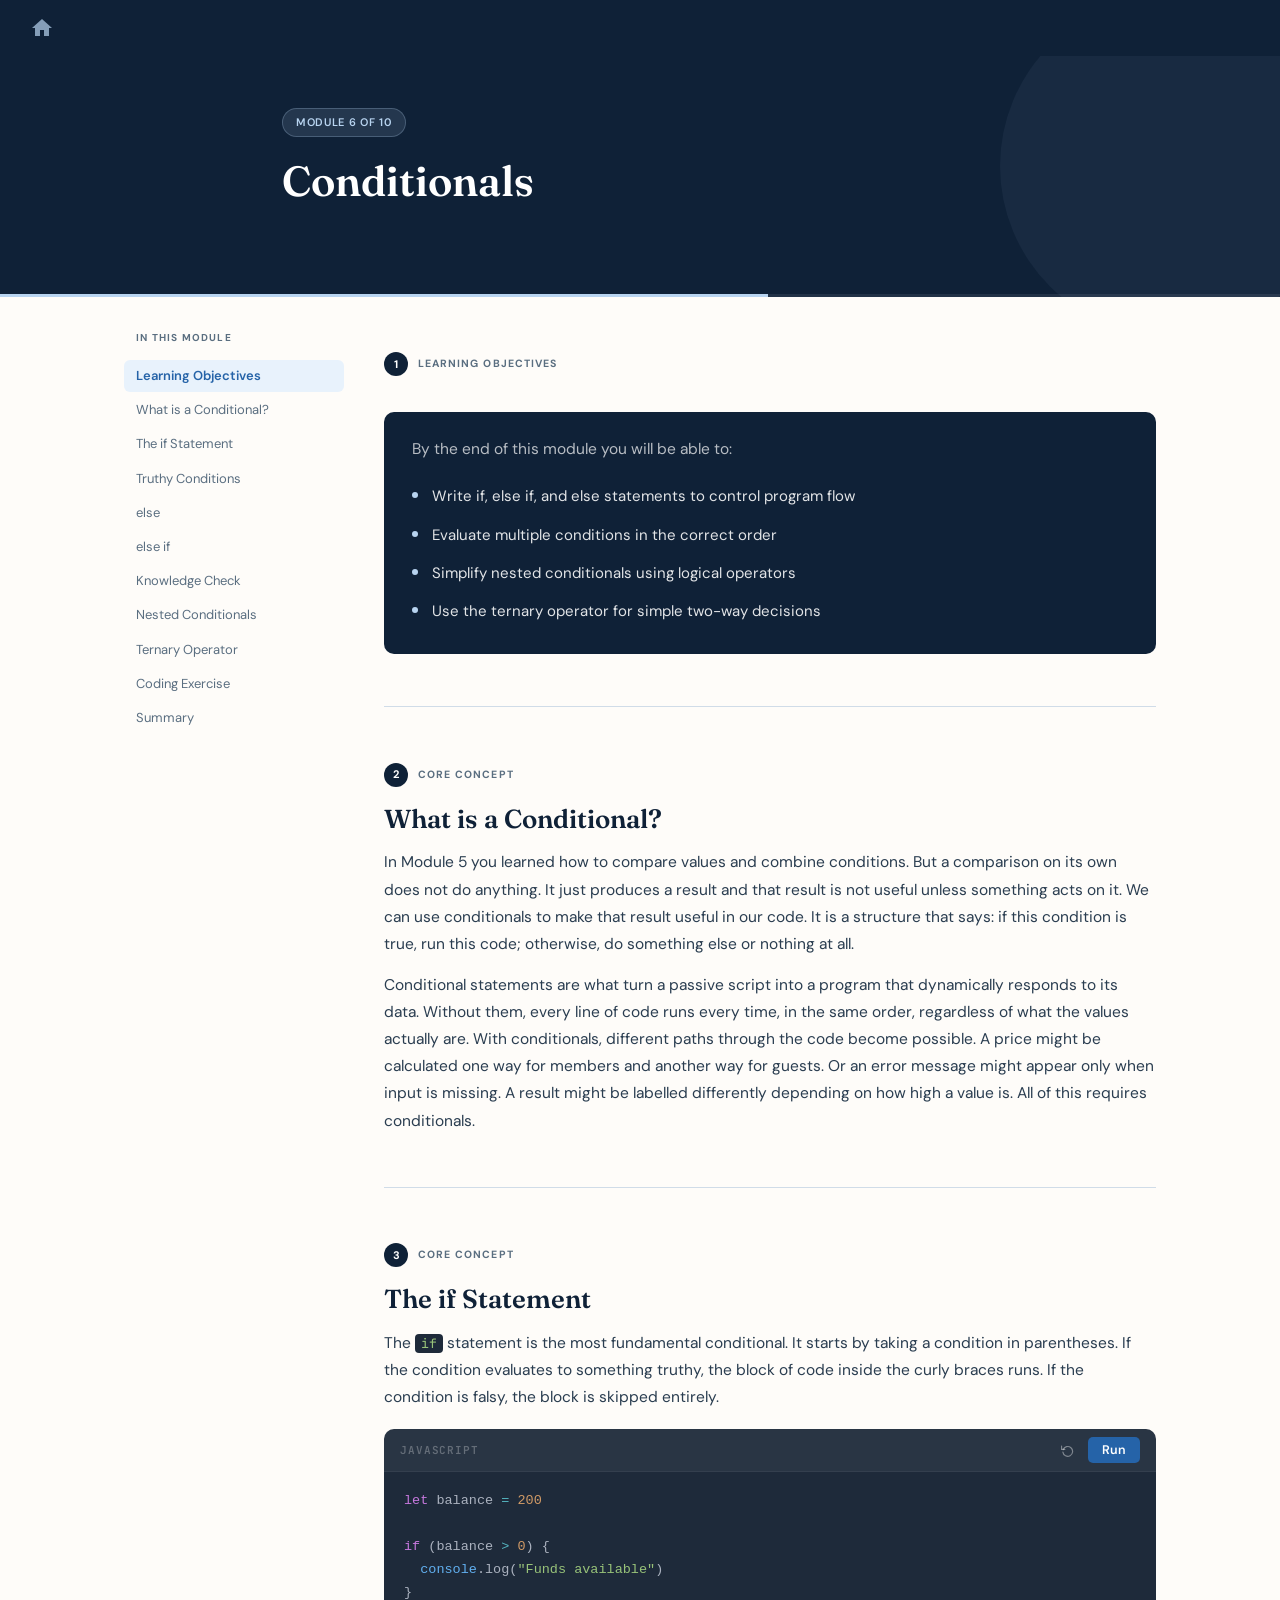
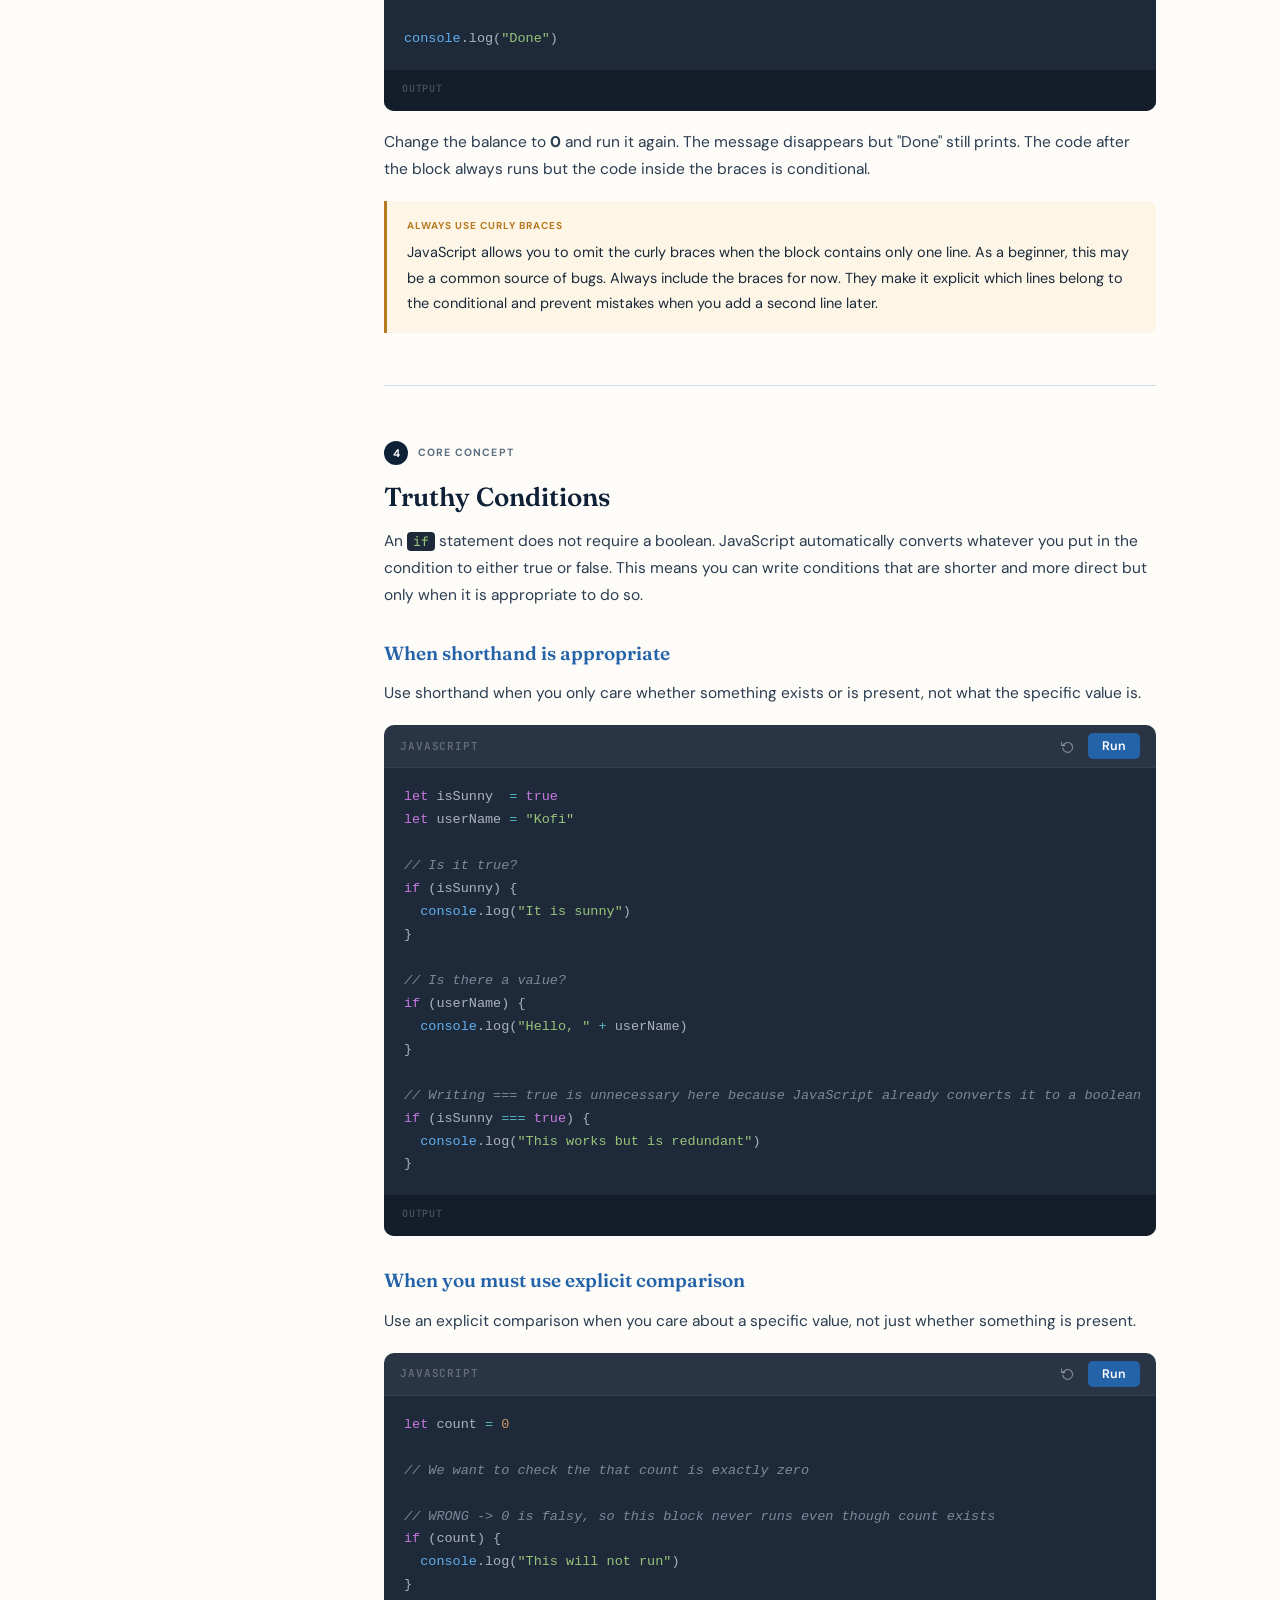
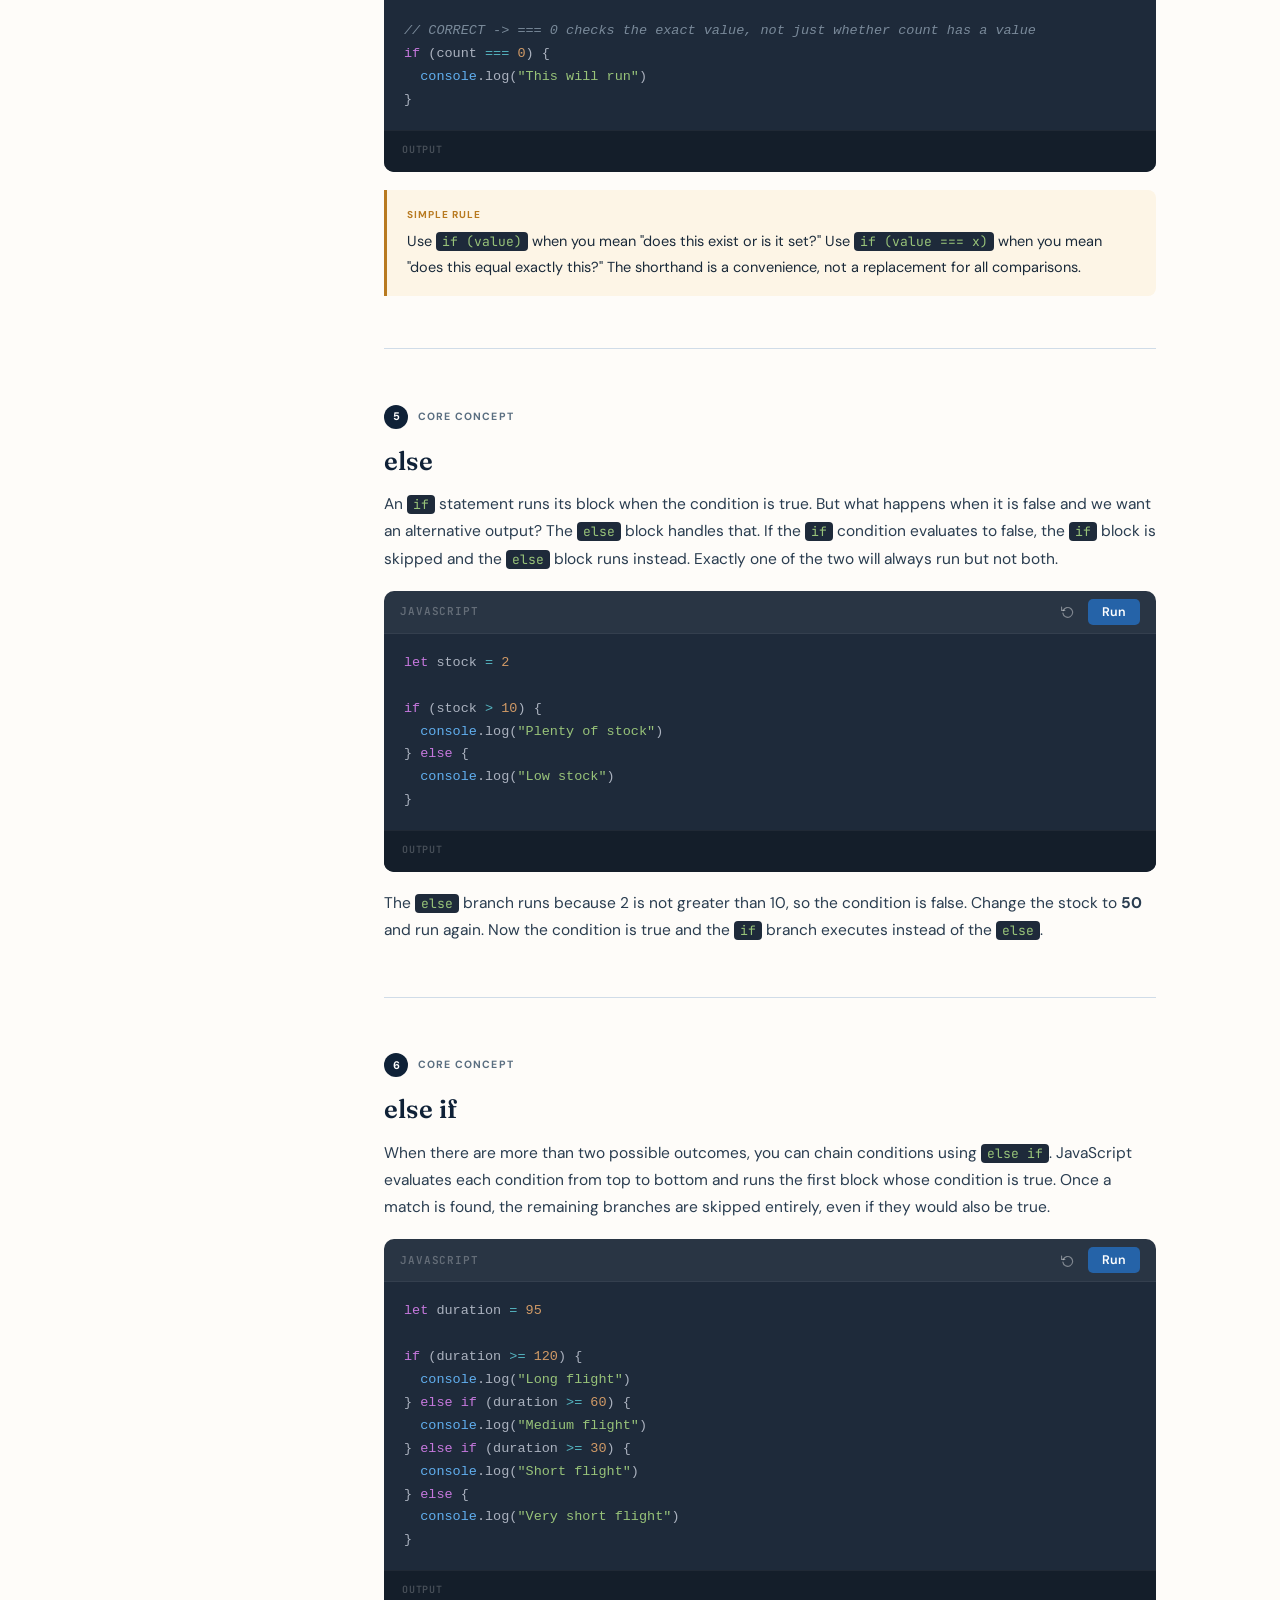
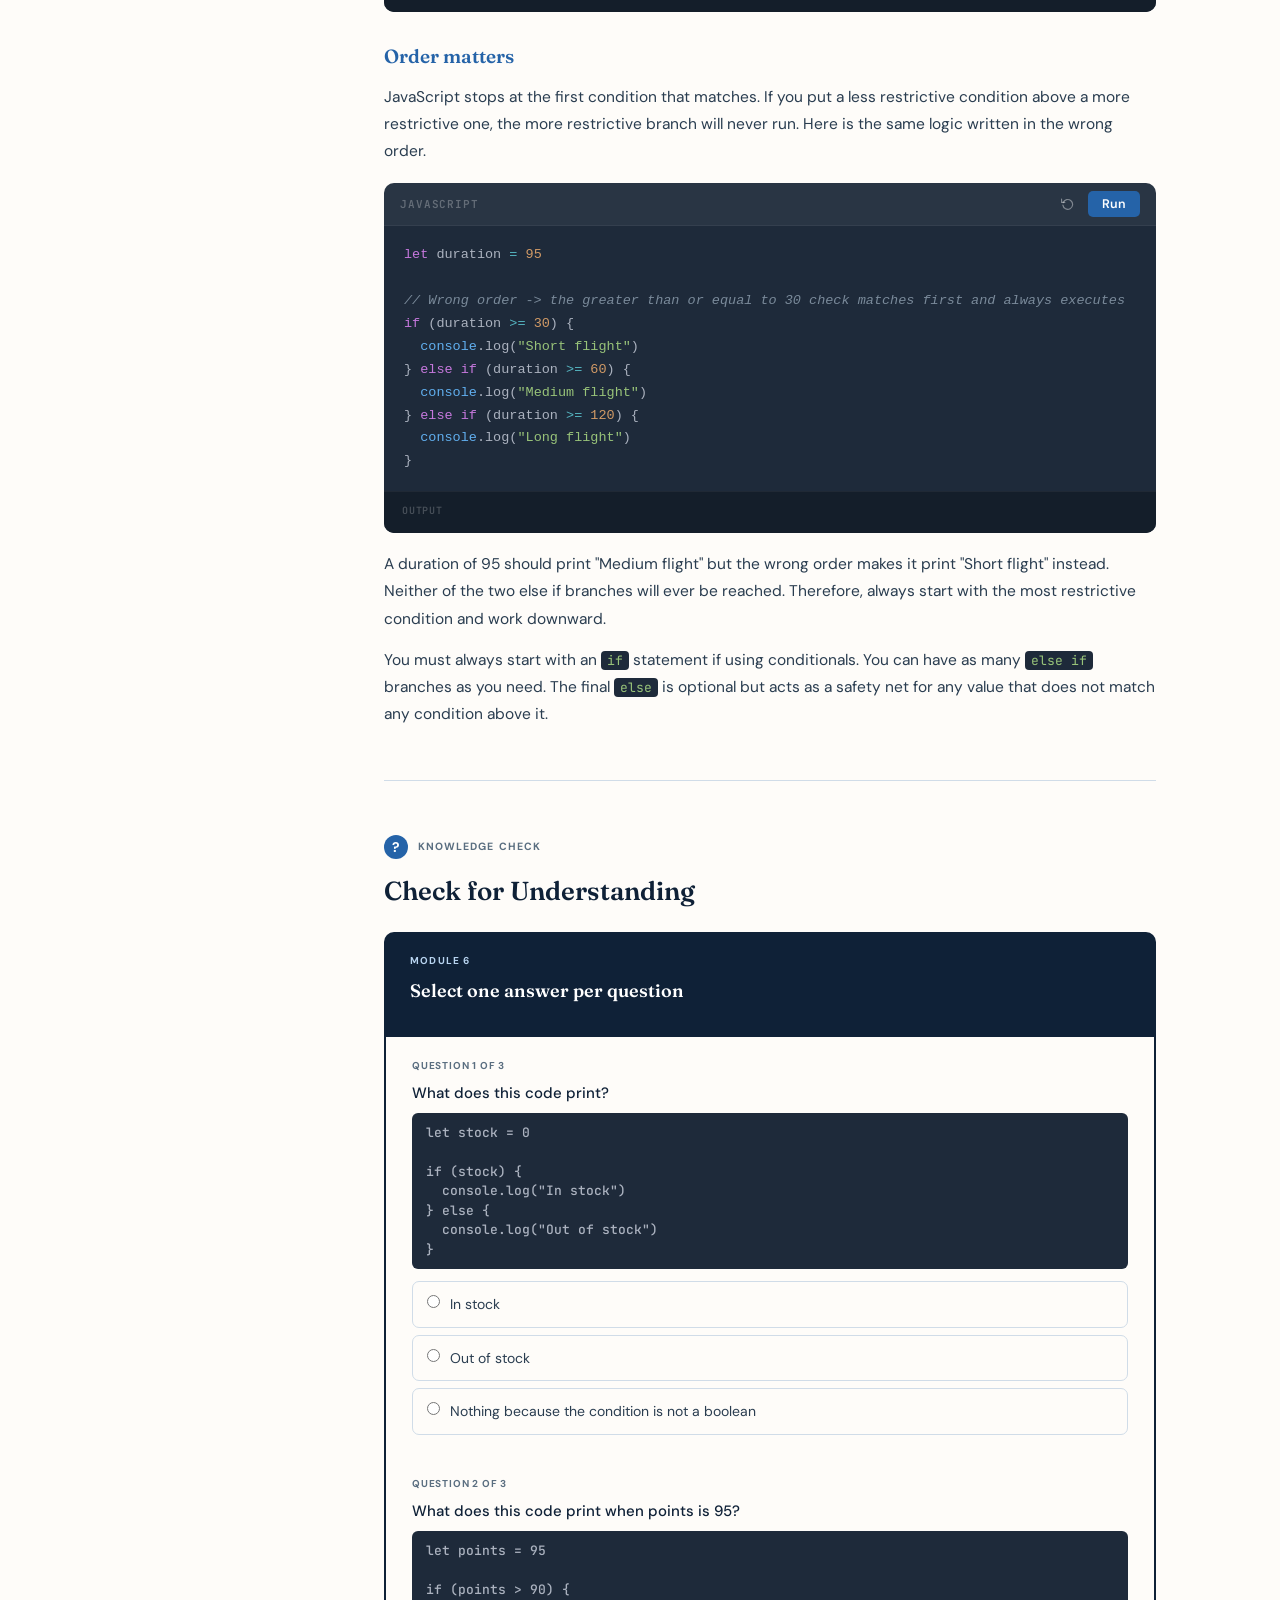
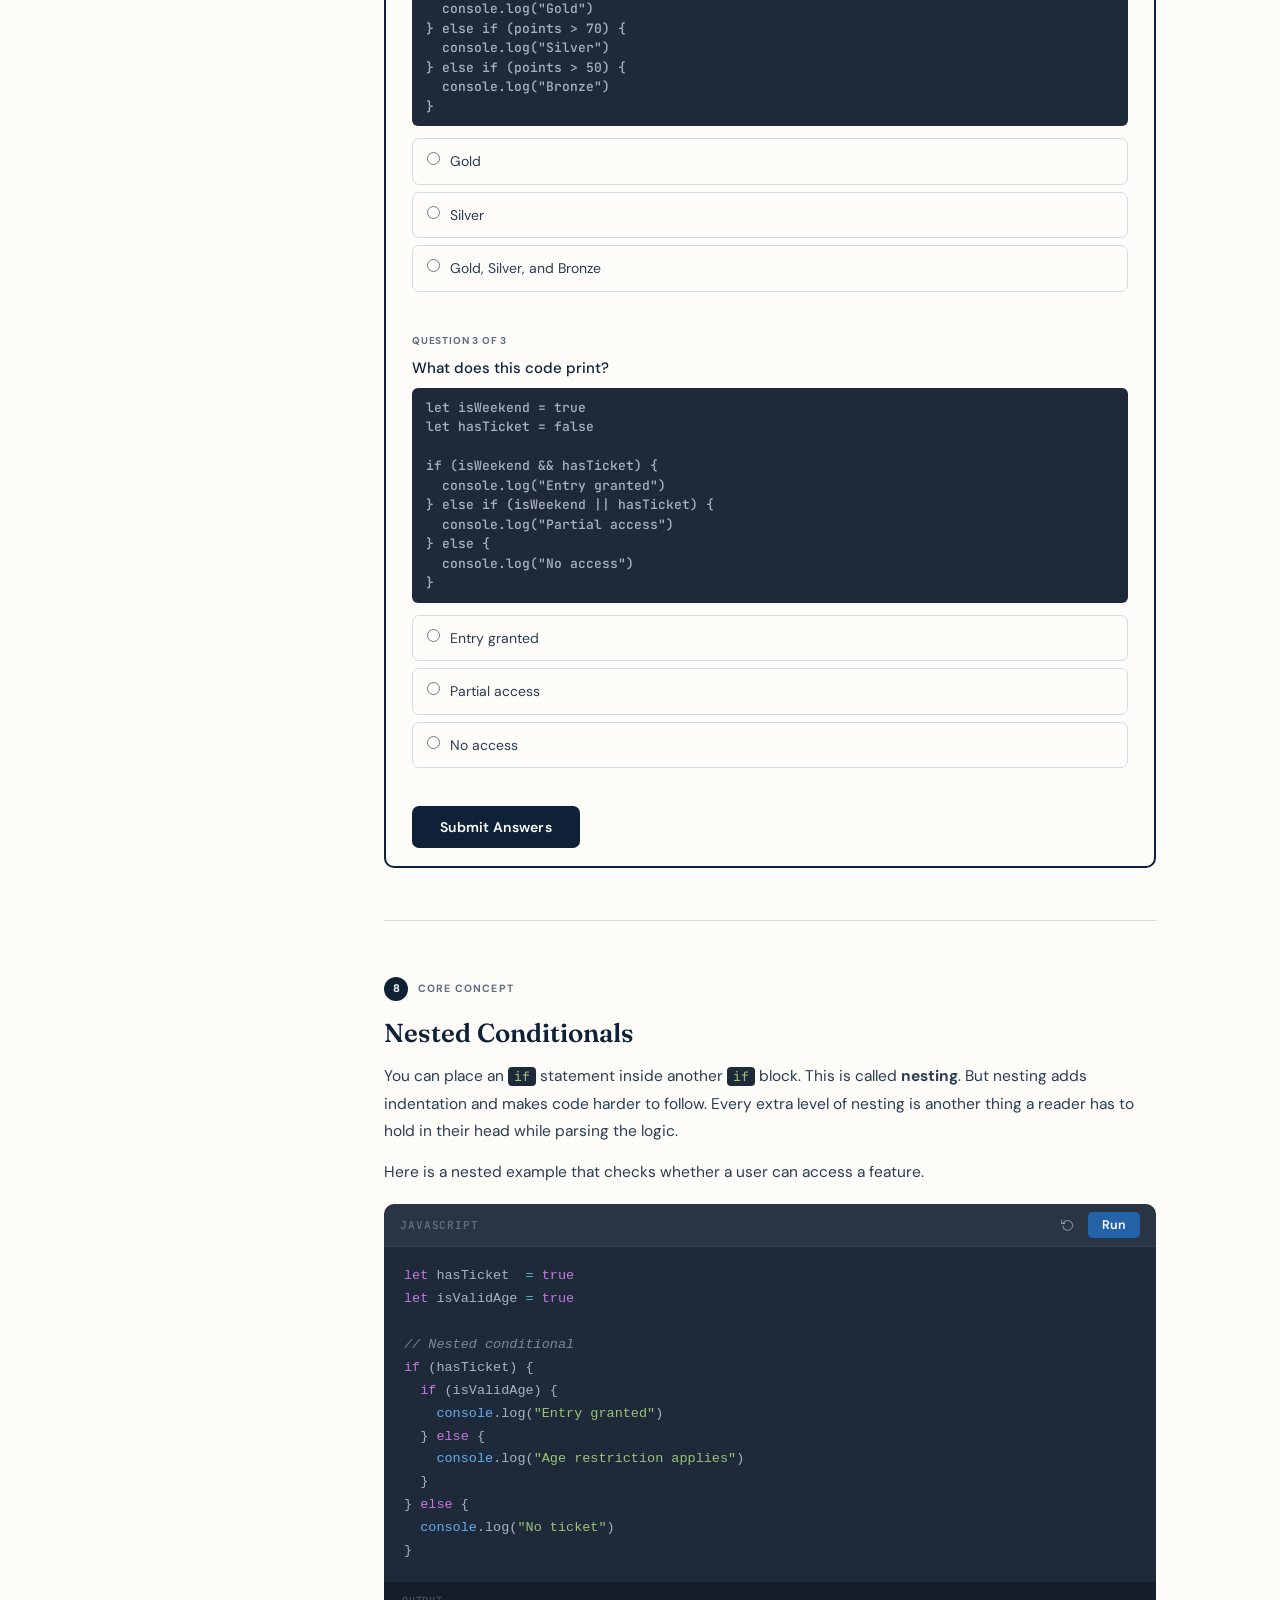
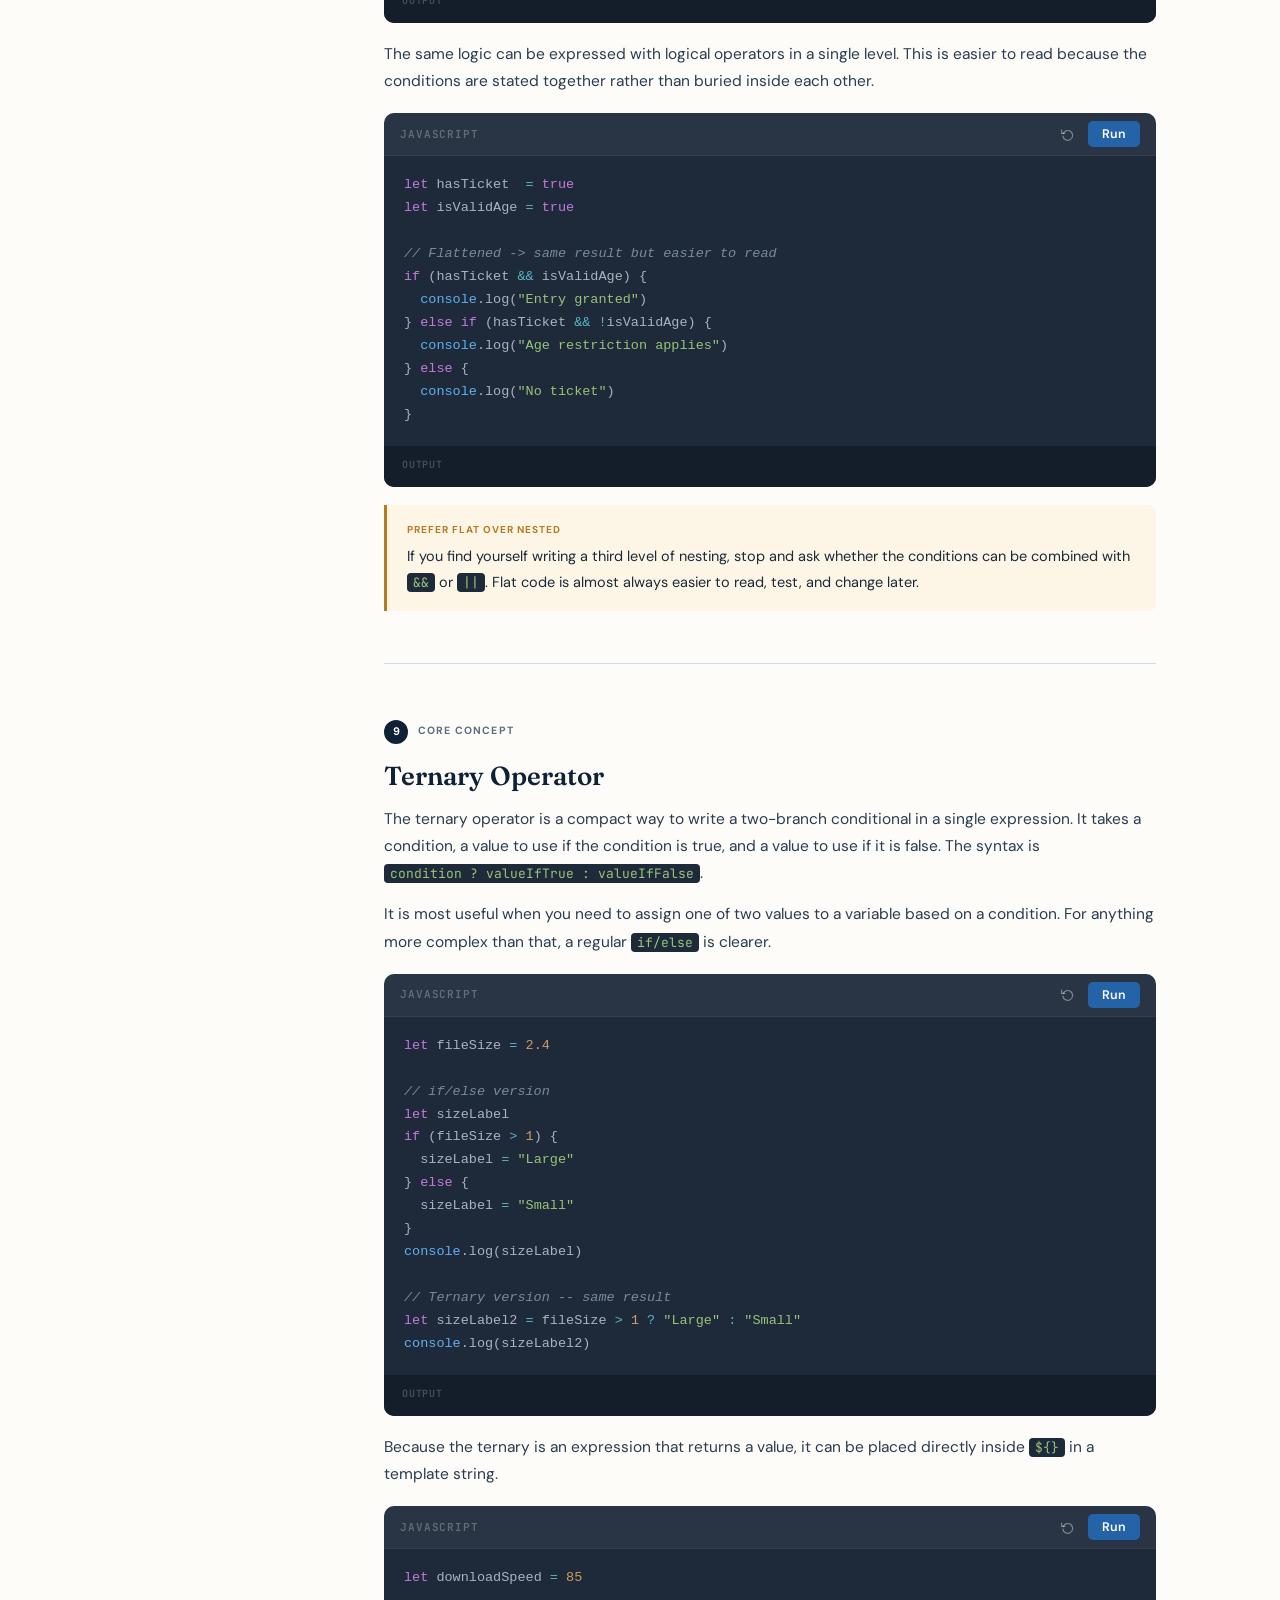
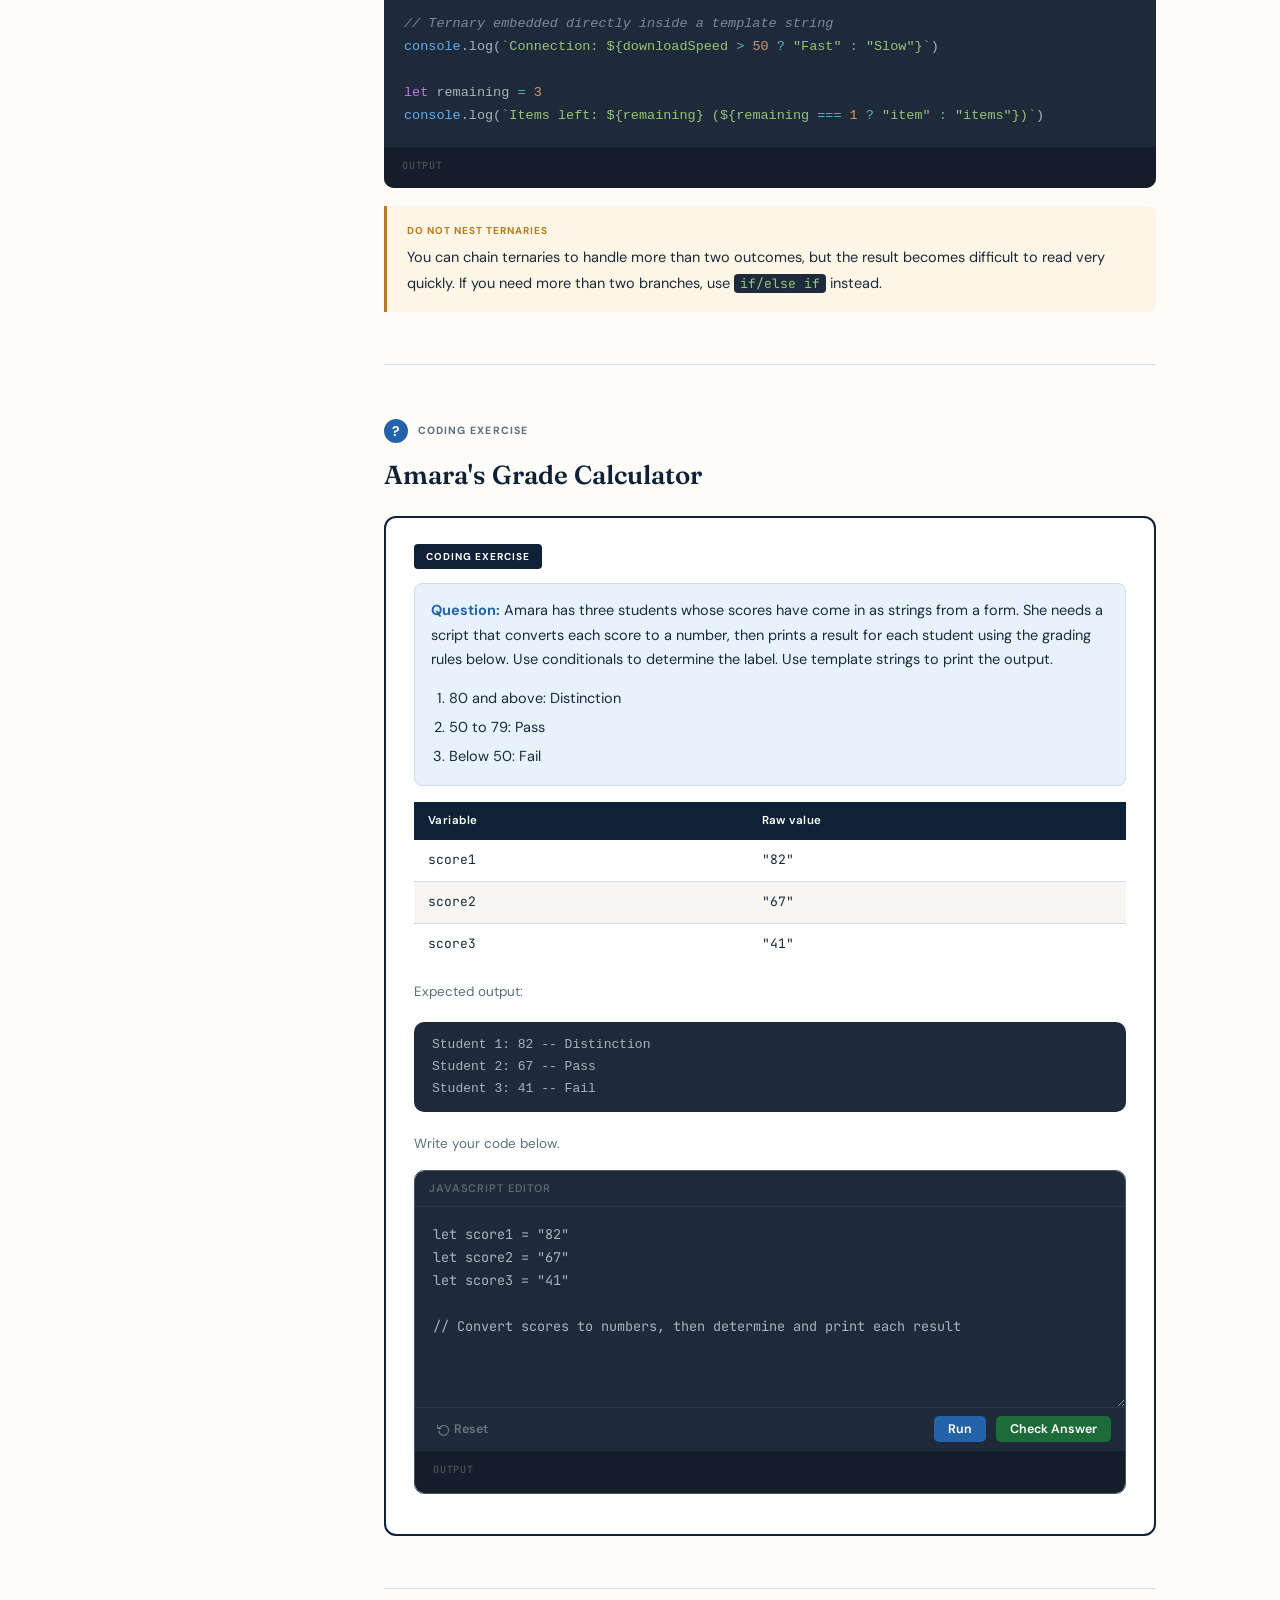
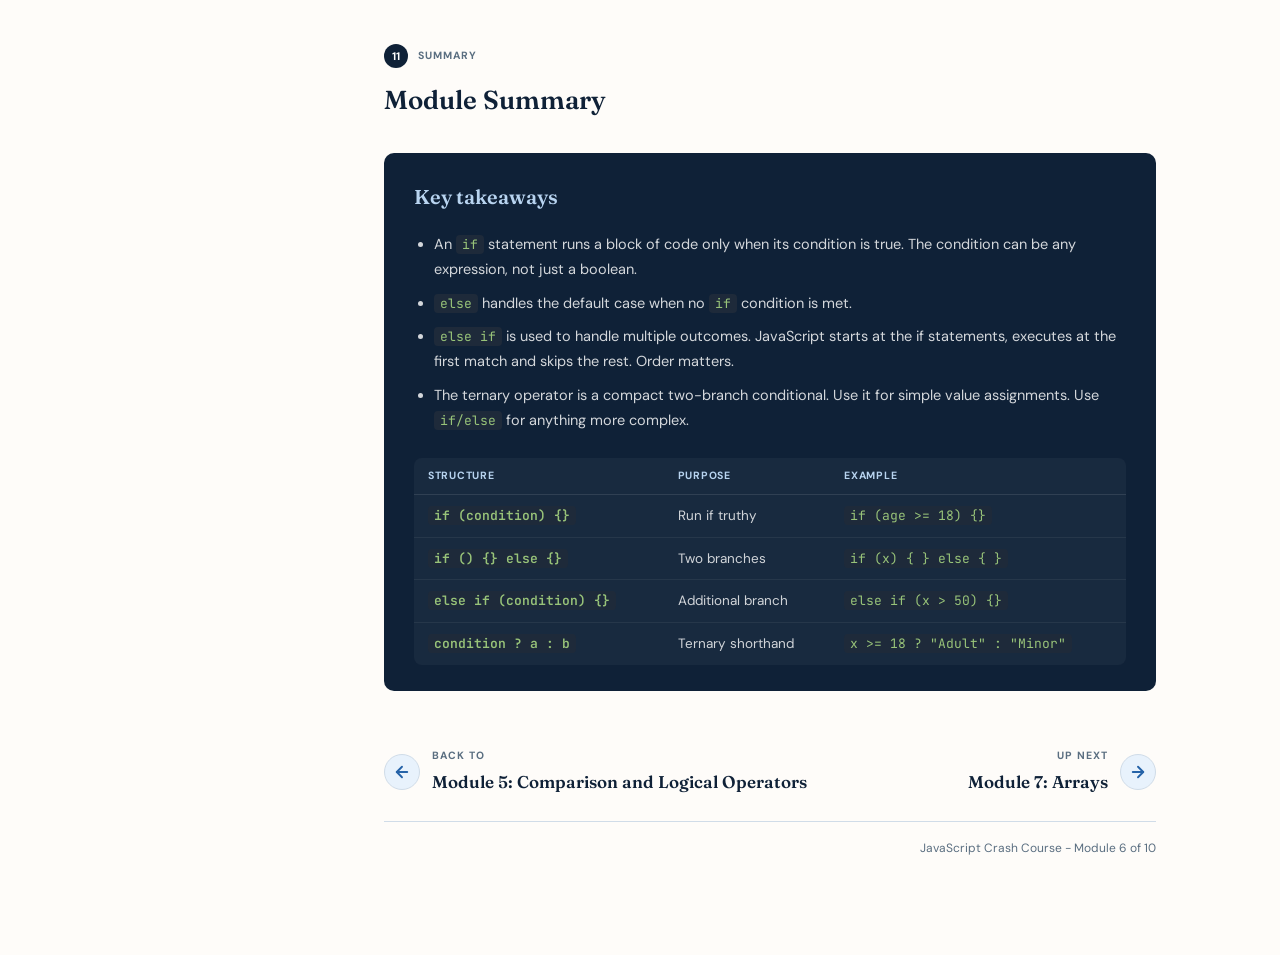
<file: modules/module6.html>
<!doctype html>
<html lang="en">
	<head>
		<meta charset="UTF-8" />
		<meta name="viewport" content="width=device-width, initial-scale=1.0" />
		<title>Module 6: Conditionals</title>
		<link
			href="https://fonts.googleapis.com/css2?family=Fraunces:opsz,wght@9..144,400;9..144,600&family=DM+Sans:wght@300;400;500;600&family=JetBrains+Mono:wght@400;600&display=swap"
			rel="stylesheet"
		/>
		<link rel="stylesheet" href="../assets/css/main.css" />
	</head>
	<body>
		<nav class="top-nav">
			<a class="top-nav-home" href="../index.html" title="Home">
				<span class="material-icons">home</span>
			</a>
		</nav>

		<header class="lesson-header">
			<div class="header-inner">
				<div class="lesson-meta">
					<span class="badge">Module 6 of 10</span>
				</div>
				<h1>Conditionals</h1>
			</div>
			<div class="progress-bar-wrap">
				<div class="progress-bar-fill" style="width: 60%"></div>
			</div>
		</header>

		<div class="page-wrap">
			<aside class="sidebar" id="sidebar">
				<div class="sidebar-label">In this module</div>
				<ul class="sidebar-nav">
					<li><a href="#s1">Learning Objectives</a></li>
					<li><a href="#s2">What is a Conditional?</a></li>
					<li><a href="#s3">The if Statement</a></li>
					<li><a href="#s4">Truthy Conditions</a></li>
					<li><a href="#s5">else</a></li>
					<li><a href="#s6">else if</a></li>
					<li><a href="#s7">Knowledge Check</a></li>
					<li><a href="#s8">Nested Conditionals</a></li>
					<li><a href="#s9">Ternary Operator</a></li>
					<li><a href="#s10">Coding Exercise</a></li>
					<li><a href="#s11">Summary</a></li>
				</ul>
			</aside>

			<button
				class="sidebar-toggle"
				id="sidebarToggle"
				aria-label="Toggle menu"
			>
				<svg
					viewBox="0 0 24 24"
					fill="none"
					stroke="currentColor"
					stroke-width="2"
					stroke-linecap="round"
					stroke-linejoin="round"
				>
					<line x1="3" y1="6" x2="21" y2="6" />
					<line x1="3" y1="12" x2="21" y2="12" />
					<line x1="3" y1="18" x2="21" y2="18" />
				</svg>
			</button>

			<main class="lesson-body">
				<!-- 1. LEARNING OBJECTIVE -->
				<div class="section" id="s1">
					<div class="section-label">
						<div class="section-num">1</div>
						<span class="section-title-sm">Learning Objectives</span>
					</div>
					<div class="objective-box">
						<p class="obj-intro">
							By the end of this module you will be able to:
						</p>
						<ul class="obj-list">
							<li>
								Write if, else if, and else statements to control program flow
							</li>
							<li>Evaluate multiple conditions in the correct order</li>
							<li>Simplify nested conditionals using logical operators</li>
							<li>Use the ternary operator for simple two-way decisions</li>
						</ul>
					</div>
				</div>

				<hr class="divider" />

				<!-- 2. WHAT IS A CONDITIONAL -->
				<div class="section" id="s2">
					<div class="section-label">
						<div class="section-num">2</div>
						<span class="section-title-sm">Core Concept</span>
					</div>
					<h2>What is a Conditional?</h2>

					<p>
						In Module 5 you learned how to compare values and combine
						conditions. But a comparison on its own does not do anything. It
						just produces a result and that result is not useful unless
						something acts on it. We can use conditionals to make that result
						useful in our code. It is a structure that says: if this condition
						is true, run this code; otherwise, do something else or nothing at
						all.
					</p>

					<p>
						Conditional statements are what turn a passive script into a program that dynamically
						responds to its data. Without them, every line of code runs every
						time, in the same order, regardless of what the values actually are.
						With conditionals, different paths through the code become possible.
						A price might be calculated one way for members and another way for
						guests. Or an error message might appear only when input is missing.
						A result might be labelled differently depending on how high a value
						is. All of this requires conditionals.
					</p>
				</div>

				<hr class="divider" />

				<!-- 3. THE IF STATEMENT -->
				<div class="section" id="s3">
					<div class="section-label">
						<div class="section-num">3</div>
						<span class="section-title-sm">Core Concept</span>
					</div>
					<h2>The if Statement</h2>

					<p>
						The <code>if</code> statement is the most fundamental conditional.
						It starts by taking a condition in parentheses. If the condition
						evaluates to something truthy, the block of code inside the curly
						braces runs. If the condition is falsy, the block is skipped
						entirely.
					</p>

					<div class="code-block">
						<div class="code-block-header">
							<span class="code-lang">JavaScript</span>
							<div class="code-block-btns">
								<button
									class="reset-btn"
									onclick="resetStatic('ex1')"
									title="Reset"
								>
									<svg
										viewBox="0 0 24 24"
										fill="none"
										stroke="currentColor"
										stroke-width="2.2"
										stroke-linecap="round"
										stroke-linejoin="round"
									>
										<polyline points="1 4 1 10 7 10"></polyline>
										<path d="M3.51 15a9 9 0 1 0 .49-4.5"></path>
									</svg></button
								><button class="run-btn" onclick="runStatic('ex1')">Run</button>
							</div>
						</div>
						<pre
							contenteditable="true"
							spellcheck="false"
							id="ex1-code"
						><span class="kw">let</span> balance <span class="op">=</span> <span class="num">200</span>

<span class="kw">if</span> (balance <span class="op">&gt;</span> <span class="num">0</span>) {
  <span class="fn">console</span>.log(<span class="str">"Funds available"</span>)
}

<span class="fn">console</span>.log(<span class="str">"Done"</span>)</pre>
						<div class="code-output" id="ex1-output">
							<div class="output-label">Output</div>
						</div>
					</div>

					<p>
						Change the balance to <strong>0</strong> and run it again. The
						message disappears but "Done" still prints. The code after the block
						always runs but the code inside the braces is conditional.
					</p>

					<div class="callout warn">
						<div class="callout-label">Always use curly braces</div>
						<p>
							JavaScript allows you to omit the curly braces when the block
							contains only one line. As a beginner, this may be a common source
							of bugs. Always include the braces for now. They make it explicit
							which lines belong to the conditional and prevent mistakes when
							you add a second line later.
						</p>
					</div>
				</div>

				<hr class="divider" />

				<!-- 4. TRUTHY CONDITIONS -->
				<div class="section" id="s4">
					<div class="section-label">
						<div class="section-num">4</div>
						<span class="section-title-sm">Core Concept</span>
					</div>
					<h2>Truthy Conditions</h2>

					<p>
						An <code>if</code> statement does not require a boolean. JavaScript
						automatically converts whatever you put in the condition to either
						true or false. This means you can write conditions that are shorter
						and more direct but only when it is appropriate to do so.
					</p>

					<h3>When shorthand is appropriate</h3>
					<p>
						Use shorthand when you only care whether something exists or is
						present, not what the specific value is.
					</p>

					<div class="code-block">
						<div class="code-block-header">
							<span class="code-lang">JavaScript</span>
							<div class="code-block-btns">
								<button
									class="reset-btn"
									onclick="resetStatic('ex2a')"
									title="Reset"
								>
									<svg
										viewBox="0 0 24 24"
										fill="none"
										stroke="currentColor"
										stroke-width="2.2"
										stroke-linecap="round"
										stroke-linejoin="round"
									>
										<polyline points="1 4 1 10 7 10"></polyline>
										<path d="M3.51 15a9 9 0 1 0 .49-4.5"></path>
									</svg></button
								><button class="run-btn" onclick="runStatic('ex2a')">
									Run
								</button>
							</div>
						</div>
						<pre
							contenteditable="true"
							spellcheck="false"
							id="ex2a-code"
						><span class="kw">let</span> isSunny  <span class="op">=</span> <span class="kw">true</span>
<span class="kw">let</span> userName <span class="op">=</span> <span class="str">"Kofi"</span>

<span class="cmt">// Is it true?</span>
<span class="kw">if</span> (isSunny) {
  <span class="fn">console</span>.log(<span class="str">"It is sunny"</span>)
}

<span class="cmt">// Is there a value?</span>
<span class="kw">if</span> (userName) {
  <span class="fn">console</span>.log(<span class="str">"Hello, "</span> <span class="op">+</span> userName)
}

<span class="cmt">// Writing === true is unnecessary here because JavaScript already converts it to a boolean</span>
<span class="kw">if</span> (isSunny <span class="op">===</span> <span class="kw">true</span>) {
  <span class="fn">console</span>.log(<span class="str">"This works but is redundant"</span>)
}</pre>
						<div class="code-output" id="ex2a-output">
							<div class="output-label">Output</div>
						</div>
					</div>

					<h3>When you must use explicit comparison</h3>
					<p>
						Use an explicit comparison when you care about a specific value, not
						just whether something is present.
					</p>

					<div class="code-block">
						<div class="code-block-header">
							<span class="code-lang">JavaScript</span>
							<div class="code-block-btns">
								<button
									class="reset-btn"
									onclick="resetStatic('ex2b')"
									title="Reset"
								>
									<svg
										viewBox="0 0 24 24"
										fill="none"
										stroke="currentColor"
										stroke-width="2.2"
										stroke-linecap="round"
										stroke-linejoin="round"
									>
										<polyline points="1 4 1 10 7 10"></polyline>
										<path d="M3.51 15a9 9 0 1 0 .49-4.5"></path>
									</svg></button
								><button class="run-btn" onclick="runStatic('ex2b')">
									Run
								</button>
							</div>
						</div>
						<pre
							contenteditable="true"
							spellcheck="false"
							id="ex2b-code"
						><span class="kw">let</span> count <span class="op">=</span> <span class="num">0</span>

<span class="cmt">// We want to check the that count is exactly zero</span>

<span class="cmt">// WRONG -> 0 is falsy, so this block never runs even though count exists</span>
<span class="kw">if</span> (count) {
  <span class="fn">console</span>.log(<span class="str">"This will not run"</span>)
}

<span class="cmt">// CORRECT -> === 0 checks the exact value, not just whether count has a value</span>
<span class="kw">if</span> (count <span class="op">===</span> <span class="num">0</span>) {
  <span class="fn">console</span>.log(<span class="str">"This will run"</span>)
}</pre>
						<div class="code-output" id="ex2b-output">
							<div class="output-label">Output</div>
						</div>
					</div>

					<div class="callout warn">
						<div class="callout-label">Simple rule</div>
						<p>
							Use <code>if (value)</code> when you mean "does this exist or is
							it set?" Use <code>if (value === x)</code> when you mean "does
							this equal exactly this?" The shorthand is a convenience, not a
							replacement for all comparisons.
						</p>
					</div>
				</div>

				<hr class="divider" />

				<!-- 5. ELSE -->
				<div class="section" id="s5">
					<div class="section-label">
						<div class="section-num">5</div>
						<span class="section-title-sm">Core Concept</span>
					</div>
					<h2>else</h2>

					<p>
						An <code>if</code> statement runs its block when the condition is
						true. But what happens when it is false and we want an alternative
						output? The <code>else</code> block handles that. If the
						<code>if</code> condition evaluates to false, the
						<code>if</code> block is skipped and the <code>else</code> block
						runs instead. Exactly one of the two will always run but not both.
					</p>

					<div class="code-block">
						<div class="code-block-header">
							<span class="code-lang">JavaScript</span>
							<div class="code-block-btns">
								<button
									class="reset-btn"
									onclick="resetStatic('ex3')"
									title="Reset"
								>
									<svg
										viewBox="0 0 24 24"
										fill="none"
										stroke="currentColor"
										stroke-width="2.2"
										stroke-linecap="round"
										stroke-linejoin="round"
									>
										<polyline points="1 4 1 10 7 10"></polyline>
										<path d="M3.51 15a9 9 0 1 0 .49-4.5"></path>
									</svg></button
								><button class="run-btn" onclick="runStatic('ex3')">Run</button>
							</div>
						</div>
						<pre
							contenteditable="true"
							spellcheck="false"
							id="ex3-code"
						><span class="kw">let</span> stock <span class="op">=</span> <span class="num">2</span>

<span class="kw">if</span> (stock <span class="op">&gt;</span> <span class="num">10</span>) {
  <span class="fn">console</span>.log(<span class="str">"Plenty of stock"</span>)
} <span class="kw">else</span> {
  <span class="fn">console</span>.log(<span class="str">"Low stock"</span>)
}</pre>
						<div class="code-output" id="ex3-output">
							<div class="output-label">Output</div>
						</div>
					</div>

					<p>
						The <code>else</code> branch runs because 2 is not greater than 10,
						so the condition is false. Change the stock to
						<strong>50</strong> and run again. Now the condition is true and the
						<code>if</code> branch executes instead of the <code>else</code>.
					</p>
				</div>

				<hr class="divider" />

				<!-- 6. ELSE IF -->
				<div class="section" id="s6">
					<div class="section-label">
						<div class="section-num">6</div>
						<span class="section-title-sm">Core Concept</span>
					</div>
					<h2>else if</h2>

					<p>
						When there are more than two possible outcomes, you can chain
						conditions using <code>else if</code>. JavaScript evaluates each
						condition from top to bottom and runs the first block whose
						condition is true. Once a match is found, the remaining branches are
						skipped entirely, even if they would also be true.
					</p>

					<div class="code-block">
						<div class="code-block-header">
							<span class="code-lang">JavaScript</span>
							<div class="code-block-btns">
								<button
									class="reset-btn"
									onclick="resetStatic('ex4')"
									title="Reset"
								>
									<svg
										viewBox="0 0 24 24"
										fill="none"
										stroke="currentColor"
										stroke-width="2.2"
										stroke-linecap="round"
										stroke-linejoin="round"
									>
										<polyline points="1 4 1 10 7 10"></polyline>
										<path d="M3.51 15a9 9 0 1 0 .49-4.5"></path>
									</svg></button
								><button class="run-btn" onclick="runStatic('ex4')">Run</button>
							</div>
						</div>
						<pre
							contenteditable="true"
							spellcheck="false"
							id="ex4-code"
						><span class="kw">let</span> duration <span class="op">=</span> <span class="num">95</span>

<span class="kw">if</span> (duration <span class="op">&gt;=</span> <span class="num">120</span>) {
  <span class="fn">console</span>.log(<span class="str">"Long flight"</span>)
} <span class="kw">else if</span> (duration <span class="op">&gt;=</span> <span class="num">60</span>) {
  <span class="fn">console</span>.log(<span class="str">"Medium flight"</span>)
} <span class="kw">else if</span> (duration <span class="op">&gt;=</span> <span class="num">30</span>) {
  <span class="fn">console</span>.log(<span class="str">"Short flight"</span>)
} <span class="kw">else</span> {
  <span class="fn">console</span>.log(<span class="str">"Very short flight"</span>)
}</pre>
						<div class="code-output" id="ex4-output">
							<div class="output-label">Output</div>
						</div>
					</div>

					<h3>Order matters</h3>
					<p>
						JavaScript stops at the first condition that matches. If you put a
						less restrictive condition above a more restrictive one, the more
						restrictive branch will never run. Here is the same logic written in
						the wrong order.
					</p>

					<div class="code-block">
						<div class="code-block-header">
							<span class="code-lang">JavaScript</span>
							<div class="code-block-btns">
								<button
									class="reset-btn"
									onclick="resetStatic('ex4b')"
									title="Reset"
								>
									<svg
										viewBox="0 0 24 24"
										fill="none"
										stroke="currentColor"
										stroke-width="2.2"
										stroke-linecap="round"
										stroke-linejoin="round"
									>
										<polyline points="1 4 1 10 7 10"></polyline>
										<path d="M3.51 15a9 9 0 1 0 .49-4.5"></path>
									</svg></button
								><button class="run-btn" onclick="runStatic('ex4b')">
									Run
								</button>
							</div>
						</div>
						<pre
							contenteditable="true"
							spellcheck="false"
							id="ex4b-code"
						><span class="kw">let</span> duration <span class="op">=</span> <span class="num">95</span>

<span class="cmt">// Wrong order -> the greater than or equal to 30 check matches first and always executes</span>
<span class="kw">if</span> (duration <span class="op">&gt;=</span> <span class="num">30</span>) {
  <span class="fn">console</span>.log(<span class="str">"Short flight"</span>)
} <span class="kw">else if</span> (duration <span class="op">&gt;=</span> <span class="num">60</span>) {
  <span class="fn">console</span>.log(<span class="str">"Medium flight"</span>)
} <span class="kw">else if</span> (duration <span class="op">&gt;=</span> <span class="num">120</span>) {
  <span class="fn">console</span>.log(<span class="str">"Long flight"</span>)
}</pre>
						<div class="code-output" id="ex4b-output">
							<div class="output-label">Output</div>
						</div>
					</div>

					<p>
						A duration of 95 should print "Medium flight" but the wrong order
						makes it print "Short flight" instead. Neither of the two else if
						branches will ever be reached. Therefore, always start with the most
						restrictive condition and work downward.
					</p>

					<p>
						You must always start with an <code>if</code> statement if using
						conditionals. You can have as many <code>else if</code> branches as
						you need. The final <code>else</code> is optional but acts as a
						safety net for any value that does not match any condition above it.
					</p>
				</div>

				<hr class="divider" />

				<!-- 7. KNOWLEDGE CHECK -->
				<div class="section" id="s7">
					<div class="section-label">
						<div class="section-num question">?</div>
						<span class="section-title-sm">Knowledge Check</span>
					</div>
					<h2>Check for Understanding</h2>

					<div class="quiz-box">
						<div class="quiz-intro">
							<div class="quiz-intro-label">Module 6</div>
							<h3>Select one answer per question</h3>
						</div>
						<div class="quiz-questions">
							<div class="quiz-q">
								<div class="q-num">Question 1 of 3</div>
								<div class="q-text">
									What does this code print?
									<pre
										style="
											margin-top: 8px;
											padding: 10px 14px;
											background: #1e2a3a;
											border-radius: 6px;
											font-size: 13px;
											color: #abb2bf;
											font-family: &quot;JetBrains Mono&quot;, monospace;
											font-variant-ligatures: none;
										"
									>
let stock = 0

if (stock) {
  console.log("In stock")
} else {
  console.log("Out of stock")
}</pre
									>
								</div>
								<ul class="q-options">
									<li class="q-option" data-q="1" data-val="a">
										<input type="radio" name="q1" /> In stock
									</li>
									<li class="q-option" data-q="1" data-val="b">
										<input type="radio" name="q1" /> Out of stock
									</li>
									<li class="q-option" data-q="1" data-val="c">
										<input type="radio" name="q1" /> Nothing because the
										condition is not a boolean
									</li>
								</ul>
								<div class="q-feedback" id="fb1"></div>
							</div>

							<div class="quiz-q">
								<div class="q-num">Question 2 of 3</div>
								<div class="q-text">
									What does this code print when points is 95?
									<pre
										style="
											margin-top: 8px;
											padding: 10px 14px;
											background: #1e2a3a;
											border-radius: 6px;
											font-size: 13px;
											color: #abb2bf;
											font-family: &quot;JetBrains Mono&quot;, monospace;
											font-variant-ligatures: none;
										"
									>
let points = 95

if (points > 90) {
  console.log("Gold")
} else if (points > 70) {
  console.log("Silver")
} else if (points > 50) {
  console.log("Bronze")
}</pre
									>
								</div>
								<ul class="q-options">
									<li class="q-option" data-q="2" data-val="a">
										<input type="radio" name="q2" /> Gold
									</li>
									<li class="q-option" data-q="2" data-val="b">
										<input type="radio" name="q2" /> Silver
									</li>
									<li class="q-option" data-q="2" data-val="c">
										<input type="radio" name="q2" /> Gold, Silver, and Bronze
									</li>
								</ul>
								<div class="q-feedback" id="fb2"></div>
							</div>

							<div class="quiz-q">
								<div class="q-num">Question 3 of 3</div>
								<div class="q-text">
									What does this code print?
									<pre
										style="
											margin-top: 8px;
											padding: 10px 14px;
											background: #1e2a3a;
											border-radius: 6px;
											font-size: 13px;
											color: #abb2bf;
											font-family: &quot;JetBrains Mono&quot;, monospace;
											font-variant-ligatures: none;
										"
									>
let isWeekend = true
let hasTicket = false

if (isWeekend && hasTicket) {
  console.log("Entry granted")
} else if (isWeekend || hasTicket) {
  console.log("Partial access")
} else {
  console.log("No access")
}</pre
									>
								</div>
								<ul class="q-options">
									<li class="q-option" data-q="3" data-val="a">
										<input type="radio" name="q3" /> Entry granted
									</li>
									<li class="q-option" data-q="3" data-val="b">
										<input type="radio" name="q3" /> Partial access
									</li>
									<li class="q-option" data-q="3" data-val="c">
										<input type="radio" name="q3" /> No access
									</li>
								</ul>
								<div class="q-feedback" id="fb3"></div>
							</div>

							<div class="quiz-error" id="quizError">
								Please answer all three questions before submitting.
							</div>
							<button class="quiz-submit" id="submitQuiz">
								Submit Answers
							</button>
							<div class="quiz-result" id="quizResult">
								<div class="result-score" id="resultScore"></div>
								<div class="result-msg" id="resultMsg"></div>
							</div>
						</div>
					</div>
				</div>

				<hr class="divider" />

				<!-- 8. NESTED CONDITIONALS -->
				<div class="section" id="s8">
					<div class="section-label">
						<div class="section-num">8</div>
						<span class="section-title-sm">Core Concept</span>
					</div>
					<h2>Nested Conditionals</h2>

					<p>
						You can place an <code>if</code> statement inside another
						<code>if</code> block. This is called <strong>nesting</strong>. But
						nesting adds indentation and makes code harder to follow. Every
						extra level of nesting is another thing a reader has to hold in
						their head while parsing the logic.
					</p>

					<p>
						Here is a nested example that checks whether a user can access a
						feature.
					</p>

					<div class="code-block">
						<div class="code-block-header">
							<span class="code-lang">JavaScript</span>
							<div class="code-block-btns">
								<button
									class="reset-btn"
									onclick="resetStatic('ex5')"
									title="Reset"
								>
									<svg
										viewBox="0 0 24 24"
										fill="none"
										stroke="currentColor"
										stroke-width="2.2"
										stroke-linecap="round"
										stroke-linejoin="round"
									>
										<polyline points="1 4 1 10 7 10"></polyline>
										<path d="M3.51 15a9 9 0 1 0 .49-4.5"></path>
									</svg></button
								><button class="run-btn" onclick="runStatic('ex5')">Run</button>
							</div>
						</div>
						<pre
							contenteditable="true"
							spellcheck="false"
							id="ex5-code"
						><span class="kw">let</span> hasTicket  <span class="op">=</span> <span class="kw">true</span>
<span class="kw">let</span> isValidAge <span class="op">=</span> <span class="kw">true</span>

<span class="cmt">// Nested conditional</span>
<span class="kw">if</span> (hasTicket) {
  <span class="kw">if</span> (isValidAge) {
    <span class="fn">console</span>.log(<span class="str">"Entry granted"</span>)
  } <span class="kw">else</span> {
    <span class="fn">console</span>.log(<span class="str">"Age restriction applies"</span>)
  }
} <span class="kw">else</span> {
  <span class="fn">console</span>.log(<span class="str">"No ticket"</span>)
}</pre>
						<div class="code-output" id="ex5-output">
							<div class="output-label">Output</div>
						</div>
					</div>

					<p>
						The same logic can be expressed with logical operators in a single
						level. This is easier to read because the conditions are stated
						together rather than buried inside each other.
					</p>

					<div class="code-block">
						<div class="code-block-header">
							<span class="code-lang">JavaScript</span>
							<div class="code-block-btns">
								<button
									class="reset-btn"
									onclick="resetStatic('ex6')"
									title="Reset"
								>
									<svg
										viewBox="0 0 24 24"
										fill="none"
										stroke="currentColor"
										stroke-width="2.2"
										stroke-linecap="round"
										stroke-linejoin="round"
									>
										<polyline points="1 4 1 10 7 10"></polyline>
										<path d="M3.51 15a9 9 0 1 0 .49-4.5"></path>
									</svg></button
								><button class="run-btn" onclick="runStatic('ex6')">Run</button>
							</div>
						</div>
						<pre
							contenteditable="true"
							spellcheck="false"
							id="ex6-code"
						><span class="kw">let</span> hasTicket  <span class="op">=</span> <span class="kw">true</span>
<span class="kw">let</span> isValidAge <span class="op">=</span> <span class="kw">true</span>

<span class="cmt">// Flattened -> same result but easier to read</span>
<span class="kw">if</span> (hasTicket <span class="op">&amp;&amp;</span> isValidAge) {
  <span class="fn">console</span>.log(<span class="str">"Entry granted"</span>)
} <span class="kw">else if</span> (hasTicket <span class="op">&amp;&amp;</span> <span class="op">!</span>isValidAge) {
  <span class="fn">console</span>.log(<span class="str">"Age restriction applies"</span>)
} <span class="kw">else</span> {
  <span class="fn">console</span>.log(<span class="str">"No ticket"</span>)
}</pre>
						<div class="code-output" id="ex6-output">
							<div class="output-label">Output</div>
						</div>
					</div>

					<div class="callout warn">
						<div class="callout-label">Prefer flat over nested</div>
						<p>
							If you find yourself writing a third level of nesting, stop and
							ask whether the conditions can be combined with
							<code>&&</code> or <code>||</code>. Flat code is almost always
							easier to read, test, and change later.
						</p>
					</div>
				</div>

				<hr class="divider" />

				<!-- 9. TERNARY OPERATOR -->
				<div class="section" id="s9">
					<div class="section-label">
						<div class="section-num">9</div>
						<span class="section-title-sm">Core Concept</span>
					</div>
					<h2>Ternary Operator</h2>

					<p>
						The ternary operator is a compact way to write a two-branch
						conditional in a single expression. It takes a condition, a value to
						use if the condition is true, and a value to use if it is false. The
						syntax is <br />
						<code>condition ? valueIfTrue : valueIfFalse</code>.
					</p>

					<p>
						It is most useful when you need to assign one of two values to a
						variable based on a condition. For anything more complex than that,
						a regular <code>if/else</code> is clearer.
					</p>

					<div class="code-block">
						<div class="code-block-header">
							<span class="code-lang">JavaScript</span>
							<div class="code-block-btns">
								<button
									class="reset-btn"
									onclick="resetStatic('ex7')"
									title="Reset"
								>
									<svg
										viewBox="0 0 24 24"
										fill="none"
										stroke="currentColor"
										stroke-width="2.2"
										stroke-linecap="round"
										stroke-linejoin="round"
									>
										<polyline points="1 4 1 10 7 10"></polyline>
										<path d="M3.51 15a9 9 0 1 0 .49-4.5"></path>
									</svg></button
								><button class="run-btn" onclick="runStatic('ex7')">Run</button>
							</div>
						</div>
						<pre
							contenteditable="true"
							spellcheck="false"
							id="ex7-code"
						><span class="kw">let</span> fileSize <span class="op">=</span> <span class="num">2.4</span>

<span class="cmt">// if/else version</span>
<span class="kw">let</span> sizeLabel
<span class="kw">if</span> (fileSize <span class="op">&gt;</span> <span class="num">1</span>) {
  sizeLabel <span class="op">=</span> <span class="str">"Large"</span>
} <span class="kw">else</span> {
  sizeLabel <span class="op">=</span> <span class="str">"Small"</span>
}
<span class="fn">console</span>.log(sizeLabel)

<span class="cmt">// Ternary version -- same result</span>
<span class="kw">let</span> sizeLabel2 <span class="op">=</span> fileSize <span class="op">&gt;</span> <span class="num">1</span> <span class="op">?</span> <span class="str">"Large"</span> <span class="op">:</span> <span class="str">"Small"</span>
<span class="fn">console</span>.log(sizeLabel2)</pre>
						<div class="code-output" id="ex7-output">
							<div class="output-label">Output</div>
						</div>
					</div>

					<p>
						Because the ternary is an expression that returns a value, it can be
						placed directly inside <code>${}</code> in a template string.
					</p>

					<div class="code-block">
						<div class="code-block-header">
							<span class="code-lang">JavaScript</span>
							<div class="code-block-btns">
								<button
									class="reset-btn"
									onclick="resetStatic('ex8')"
									title="Reset"
								>
									<svg
										viewBox="0 0 24 24"
										fill="none"
										stroke="currentColor"
										stroke-width="2.2"
										stroke-linecap="round"
										stroke-linejoin="round"
									>
										<polyline points="1 4 1 10 7 10"></polyline>
										<path d="M3.51 15a9 9 0 1 0 .49-4.5"></path>
									</svg></button
								><button class="run-btn" onclick="runStatic('ex8')">Run</button>
							</div>
						</div>
						<pre
							contenteditable="true"
							spellcheck="false"
							id="ex8-code"
						><span class="kw">let</span> downloadSpeed <span class="op">=</span> <span class="num">85</span>

<span class="cmt">// Ternary embedded directly inside a template string</span>
<span class="fn">console</span>.log(<span class="str">`Connection: ${downloadSpeed <span class="op">&gt;</span> <span class="num">50</span> <span class="op">?</span> <span class="str">"Fast"</span> <span class="op">:</span> <span class="str">"Slow"</span>}`</span>)

<span class="kw">let</span> remaining <span class="op">=</span> <span class="num">3</span>
<span class="fn">console</span>.log(<span class="str">`Items left: ${remaining} (${remaining <span class="op">===</span> <span class="num">1</span> <span class="op">?</span> <span class="str">"item"</span> <span class="op">:</span> <span class="str">"items"</span>})`</span>)</pre>
						<div class="code-output" id="ex8-output">
							<div class="output-label">Output</div>
						</div>
					</div>

					<div class="callout warn">
						<div class="callout-label">Do not nest ternaries</div>
						<p>
							You can chain ternaries to handle more than two outcomes, but the
							result becomes difficult to read very quickly. If you need more
							than two branches, use <code>if/else if</code> instead.
						</p>
					</div>
				</div>

				<hr class="divider" />

				<!-- 10. CODING EXERCISE -->
				<div class="section" id="s10">
					<div class="section-label">
						<div class="section-num question">?</div>
						<span class="section-title-sm">Coding Exercise</span>
					</div>
					<h2>Amara's Grade Calculator</h2>

					<div class="activity-box">
						<div class="activity-header">
							<span class="activity-tag">Coding Exercise</span>
						</div>
						<div class="activity-scenario">
							<strong>Question:</strong> Amara has three students whose scores
							have come in as strings from a form. She needs a script that
							converts each score to a number, then prints a result for each
							student using the grading rules below. Use conditionals to
							determine the label. Use template strings to print the output.
							<ol style="margin-top: 12px; padding-left: 18px; line-height: 2">
								<li>80 and above: Distinction</li>
								<li>50 to 79: Pass</li>
								<li>Below 50: Fail</li>
							</ol>
						</div>

						<table class="score-table">
							<thead>
								<tr>
									<th>Variable</th>
									<th>Raw value</th>
								</tr>
							</thead>
							<tbody>
								<tr>
									<td>score1</td>
									<td>"82"</td>
								</tr>
								<tr>
									<td>score2</td>
									<td>"67"</td>
								</tr>
								<tr>
									<td>score3</td>
									<td>"41"</td>
								</tr>
							</tbody>
						</table>

						<p
							style="
								font-size: 13.5px;
								color: var(--muted);
								margin-bottom: 10px;
							"
						>
							Expected output:
						</p>
						<div class="code-block" style="margin-bottom: 16px">
							<pre style="padding: 12px 18px; color: #abb2bf; font-size: 13px">
Student 1: 82 -- Distinction
Student 2: 67 -- Pass
Student 3: 41 -- Fail</pre
							>
						</div>

						<p
							style="
								font-size: 13.5px;
								color: var(--muted);
								margin-top: 20px;
								margin-bottom: 8px;
							"
						>
							Write your code below.
						</p>
						<div class="editor-wrap" id="editor1">
							<div class="editor-header">
								<span class="editor-label">JavaScript Editor</span>
							</div>
							<textarea
								class="editor-textarea"
								id="editor1-code"
								spellcheck="false"
							>
let score1 = "82"
let score2 = "67"
let score3 = "41"

// Convert scores to numbers, then determine and print each result
</textarea
							>
							<div class="editor-footer">
								<button
									class="editor-reset-btn"
									onclick="resetEditor('editor1')"
									title="Reset code"
								>
									<svg
										viewBox="0 0 24 24"
										fill="none"
										stroke="currentColor"
										stroke-width="2.2"
										stroke-linecap="round"
										stroke-linejoin="round"
									>
										<polyline points="1 4 1 10 7 10"></polyline>
										<path d="M3.51 15a9 9 0 1 0 .49-4.5"></path>
									</svg>
									Reset
								</button>
								<div class="spacer"></div>
								<button class="run-btn" onclick="runCode('editor1')">
									Run
								</button>
								<button class="check-btn" onclick="checkAnswer('ex1')">
									Check Answer
								</button>
							</div>
							<div class="output-area" id="editor1-output">
								<div class="output-label">Output</div>
							</div>
						</div>
						<div class="check-result" id="checkResult1"></div>
					</div>
				</div>

				<hr class="divider" />

				<!-- 11. SUMMARY -->
				<div class="section" id="s11">
					<div class="section-label">
						<div class="section-num">11</div>
						<span class="section-title-sm">Summary</span>
					</div>
					<h2>Module Summary</h2>
					<div class="summary-box">
						<h3>Key takeaways</h3>
						<ul class="summary-list">
							<li>
								An <code>if</code> statement runs a block of code only when its
								condition is true. The condition can be any expression, not just
								a boolean.
							</li>

							<li>
								<code>else</code> handles the default case when no
								<code>if</code> condition is met.
							</li>
							<li>
								<code>else if</code> is used to handle multiple outcomes.
								JavaScript starts at the if statements, executes at the first
								match and skips the rest. Order matters.
							</li>

							<li>
								The ternary operator is a compact two-branch conditional. Use it
								for simple value assignments. Use <code>if/else</code> for
								anything more complex.
							</li>
						</ul>

						<div class="ref-scroll-hint">Scroll right to see full table</div>
						<div class="ref-table-wrap">
							<table class="ref-table">
								<thead>
									<tr>
										<th>Structure</th>
										<th>Purpose</th>
										<th>Example</th>
									</tr>
								</thead>
								<tbody>
									<tr>
										<td><code>if (condition) {}</code></td>
										<td>Run if truthy</td>
										<td><code>if (age >= 18) {}</code></td>
									</tr>
									<tr>
										<td><code>if () {} else {}</code></td>
										<td>Two branches</td>
										<td><code>if (x) { } else { }</code></td>
									</tr>
									<tr>
										<td><code>else if (condition) {}</code></td>
										<td>Additional branch</td>
										<td><code>else if (x > 50) {}</code></td>
									</tr>
									<tr>
										<td><code>condition ? a : b</code></td>
										<td>Ternary shorthand</td>
										<td><code>x >= 18 ? "Adult" : "Minor"</code></td>
									</tr>
								</tbody>
							</table>
						</div>
					</div>

					<div class="module-nav">
						<a class="prev-module" href="module5.html">
							<div class="prev-arrow-icon">
								<svg
									viewBox="0 0 24 24"
									width="18"
									height="18"
									fill="none"
									stroke="currentColor"
									stroke-width="2.5"
									stroke-linecap="round"
									stroke-linejoin="round"
								>
									<line x1="19" y1="12" x2="5" y2="12"></line>
									<polyline points="12 19 5 12 12 5"></polyline>
								</svg>
							</div>
							<div class="prev-text">
								<span class="prev-label">Back to</span>
								<span class="prev-title"
									>Module 5: Comparison and Logical Operators</span
								>
							</div>
						</a>
						<a class="next-module" href="module7.html">
							<div class="next-text">
								<span class="next-label">Up Next</span>
								<span class="next-title">Module 7: Arrays</span>
							</div>
							<div class="next-arrow-icon">
								<svg
									viewBox="0 0 24 24"
									fill="none"
									stroke="currentColor"
									stroke-width="2.5"
									stroke-linecap="round"
									stroke-linejoin="round"
								>
									<line x1="5" y1="12" x2="19" y2="12"></line>
									<polyline points="12 5 19 12 12 19"></polyline>
								</svg>
							</div>
						</a>
					</div>

					<div class="designer-note">
						<span>JavaScript Crash Course - Module 6 of 10</span>
					</div>
				</div>
			</main>
		</div>

		<!-- SCRIPTS -->
		<script>
			window.staticBlocksHTML = {};
			document.addEventListener("DOMContentLoaded", () => {
				document.querySelectorAll("pre[id]").forEach((pre) => {
					const id = pre.id.replace("-code", "");
					window.staticBlocksHTML[id] = pre.innerHTML;
				});
			});
		</script>
		<script src="../assets/js/editor.js"></script>
		<script>
			window.staticBlocks = {
				ex1: `let balance = 200\n\nif (balance > 0) {\n  console.log("Funds available")\n}\n\nconsole.log("Done")`,
				ex2a: `let isSunny  = true\nlet userName = "Kofi"\n\nif (isSunny) {\n  console.log("It is sunny")\n}\n\nif (userName) {\n  console.log("Hello, " + userName)\n}\n\nif (isSunny === true) {\n  console.log("This works but is redundant")\n}`,
				ex2b: `let status = "active"\nlet count  = 0\n\nif (status === "active") {\n  console.log("Account is active")\n}\n\nif (count === 0) {\n  console.log("No items yet")\n}`,
				ex3: `let stock = 0\n\nif (stock > 0) {\n  console.log("In stock")\n} else {\n  console.log("Out of stock")\n}`,
				ex4b: `let duration = 95\n\nif (duration >= 30) {\n  console.log("Short flight")\n} else if (duration >= 60) {\n  console.log("Medium flight")\n} else if (duration >= 120) {\n  console.log("Long flight")\n}`,
				ex4: `let duration = 95\n\nif (duration >= 120) {\n  console.log("Long flight")\n} else if (duration >= 60) {\n  console.log("Medium flight")\n} else if (duration >= 30) {\n  console.log("Short flight")\n} else {\n  console.log("Very short flight")\n}`,
				ex4b: `let fileSize = 85\n\nif (fileSize > 10) {\n  console.log("Standard upload")\n} else if (fileSize > 50) {\n  console.log("Large file")\n} else if (fileSize > 100) {\n  console.log("File too large")\n}`,
				ex5: `let hasTicket  = true\nlet isValidAge = true\n\nif (hasTicket) {\n  if (isValidAge) {\n    console.log("Entry granted")\n  } else {\n    console.log("Age restriction applies")\n  }\n} else {\n  console.log("No ticket")\n}`,
				ex6: `let hasTicket  = true\nlet isValidAge = true\n\nif (hasTicket && isValidAge) {\n  console.log("Entry granted")\n} else if (hasTicket && !isValidAge) {\n  console.log("Age restriction applies")\n} else {\n  console.log("No ticket")\n}`,
				ex7: `let fileSize = 2.4\n\nlet sizeLabel\nif (fileSize > 1) {\n  sizeLabel = "Large"\n} else {\n  sizeLabel = "Small"\n}\nconsole.log(sizeLabel)\n\nlet sizeLabel2 = fileSize > 1 ? "Large" : "Small"\nconsole.log(sizeLabel2)`,
				ex8: `let downloadSpeed = 85\n\nconsole.log(\`Connection: \${downloadSpeed > 50 ? "Fast" : "Slow"}\`)\n\nlet remaining = 3\nconsole.log(\`Items left: \${remaining} (\${remaining === 1 ? "item" : "items"})\`)`,
			};

			window.editorDefaults = {
				editor1: `let score1 = "82"\nlet score2 = "67"\nlet score3 = "41"\n\n// Convert scores to numbers, then determine and print each result\n`,
			};

			window.checkConfigs = {
				ex1: {
					editorId: "editor1",
					resultId: "checkResult1",
					expected: [
						"Student 1: 82 -- Distinction",
						"Student 2: 67 -- Pass",
						"Student 3: 41 -- Fail",
					],
					successMsg:
						"All three results are correct. Amara's calculator works.",
					failMsg:
						"Check that you converted each score to a number before comparing, and that your thresholds are in the right order.",
				},
			};

			window.quizConfig = {
				questions: [
					{
						id: 1,
						answer: "b",
						feedback: {
							correct:
								"<strong>Correct.</strong> 0 is falsy, so the if block is skipped and the else block runs instead.",
							wrong:
								'<strong>Not quite.</strong> 0 is one of the six falsy values. The if condition fails and the else branch runs, printing "Out of stock".',
						},
					},
					{
						id: 2,
						answer: "a",
						feedback: {
							correct:
								'<strong>Correct.</strong> 95 passes the first condition (greater than 90), so "Gold" prints. JavaScript stops there and skips the remaining branches entirely.',
							wrong:
								'<strong>Not quite.</strong> JavaScript evaluates conditions top to bottom and stops at the first match. 95 is greater than 90, so the first branch runs and "Gold" prints. The Silver and Bronze branches are never reached.',
						},
					},
					{
						id: 3,
						answer: "b",
						feedback: {
							correct:
								'<strong>Correct.</strong> isWeekend is true and hasTicket is false. The && condition fails because both must be true. The || condition passes because at least one is true. "Partial access" prints.',
							wrong:
								'<strong>Not quite.</strong> The first condition uses &&, which requires both sides to be truthy. Since hasTicket is false, it fails. The second condition uses ||, which only needs one side to be truthy. Since isWeekend is true, it passes and "Partial access" prints.',
						},
					},
				],
				messages: {
					perfect: "Solid. Move on to nested conditionals.",
					good: "Good. Review the missed question before moving on.",
					retry: "Revisit sections 3 through 6, then try again.",
				},
			};
		</script>
		<script src="../assets/js/quiz.js"></script>
		<script src="../assets/js/flashcards.js"></script>
		<script src="../assets/js/ui.js"></script>
	</body>
</html>
</file>
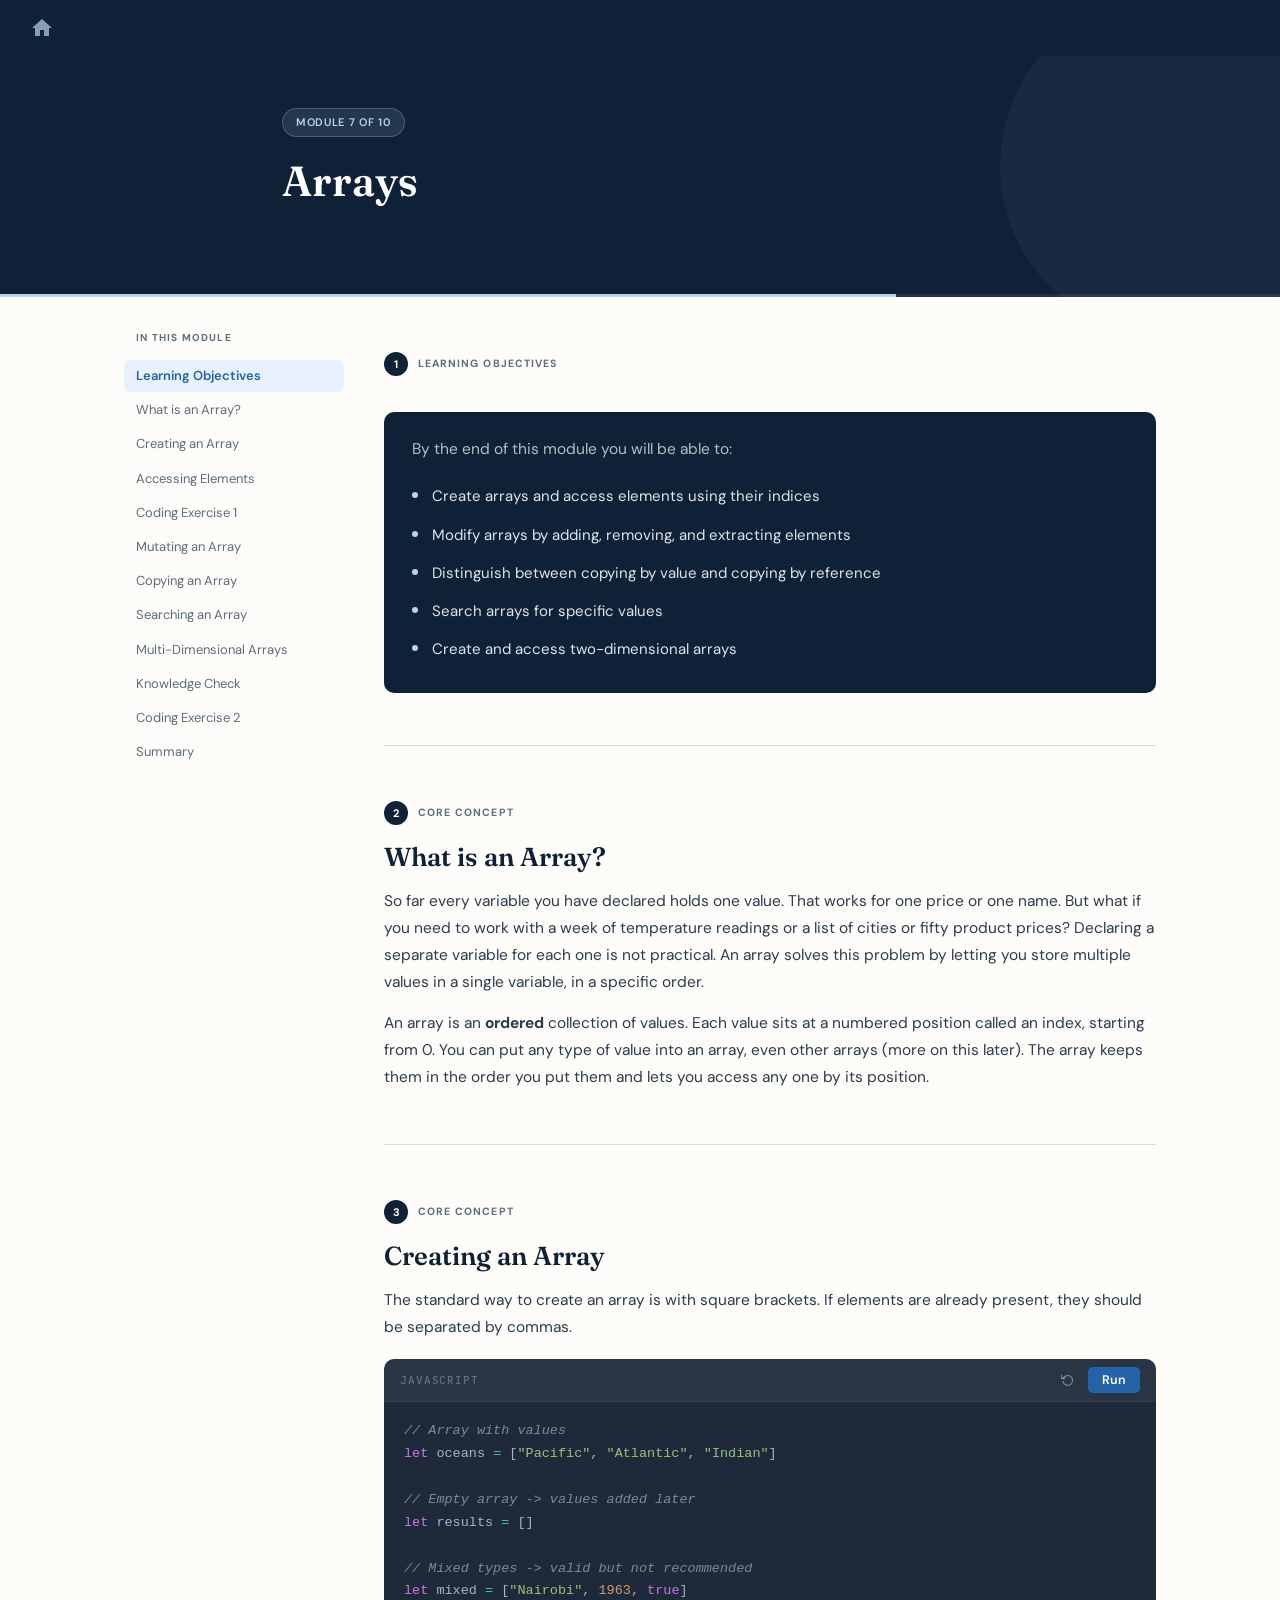
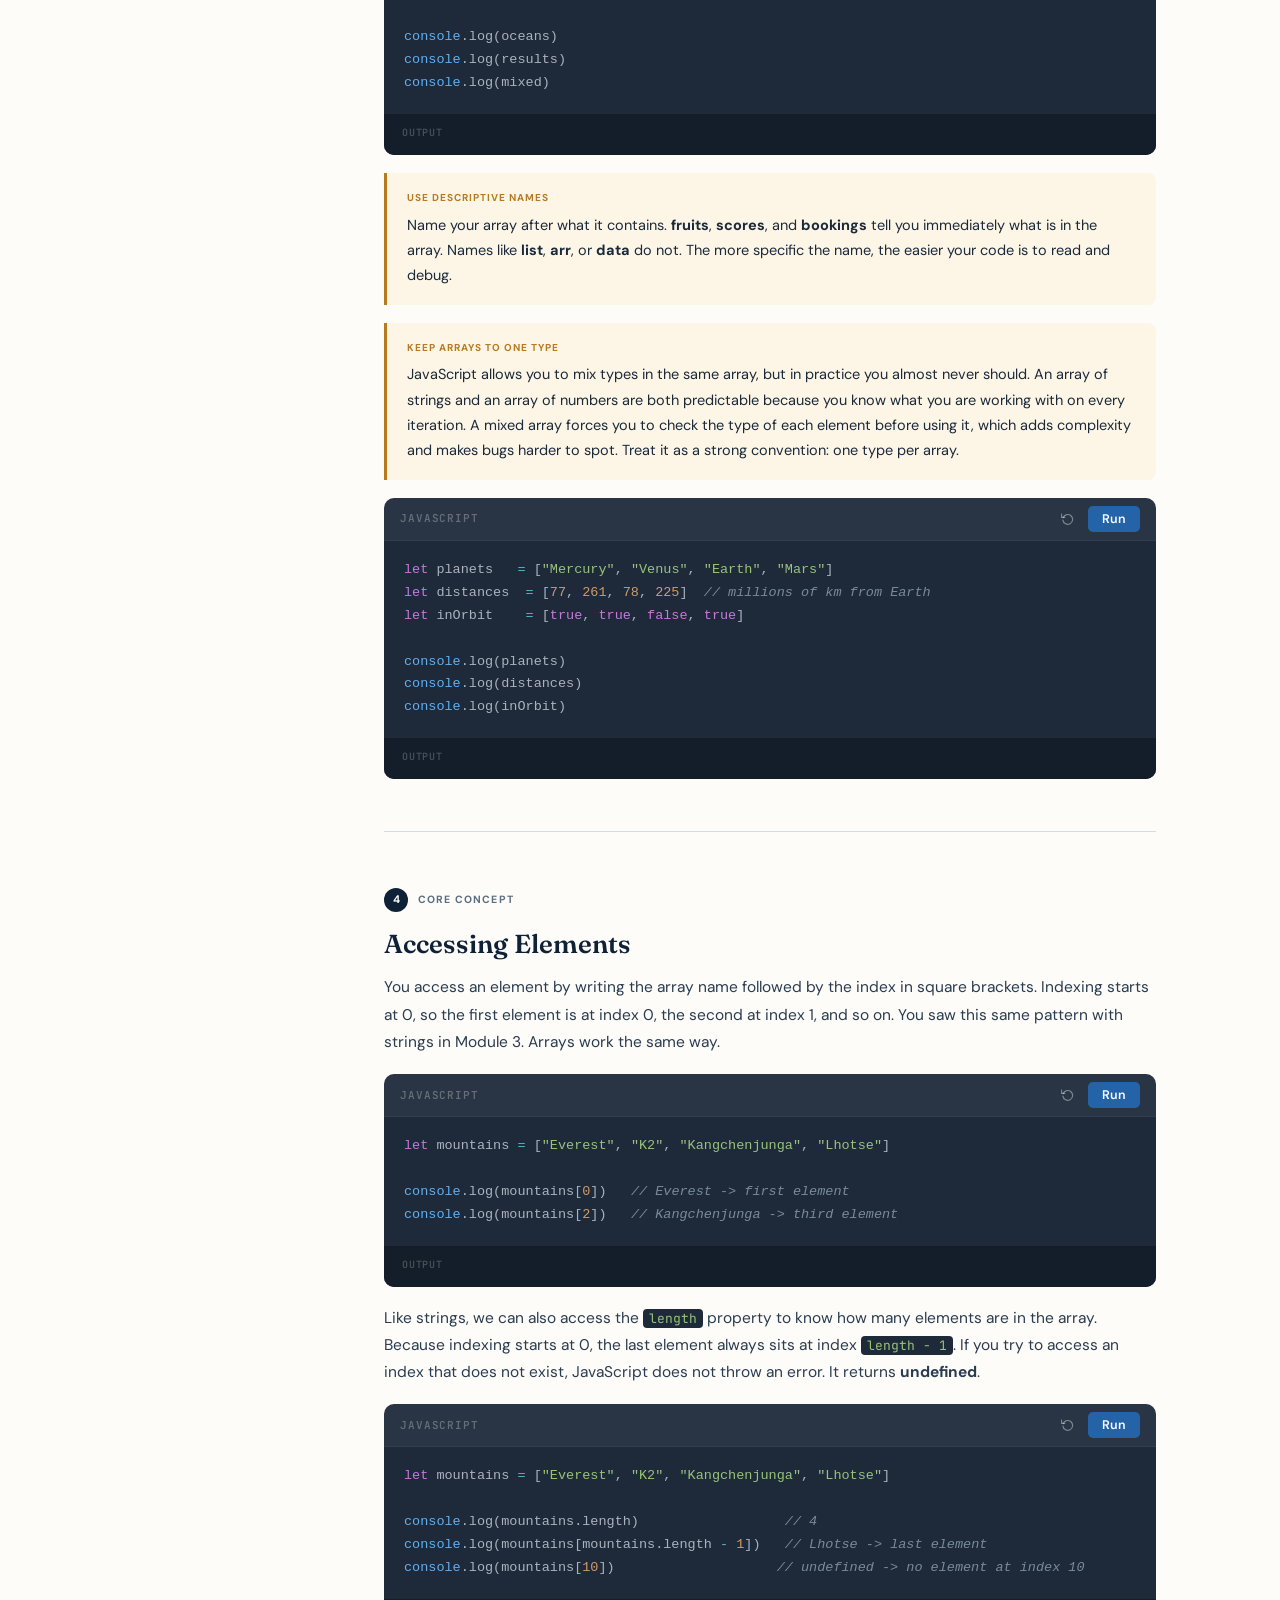
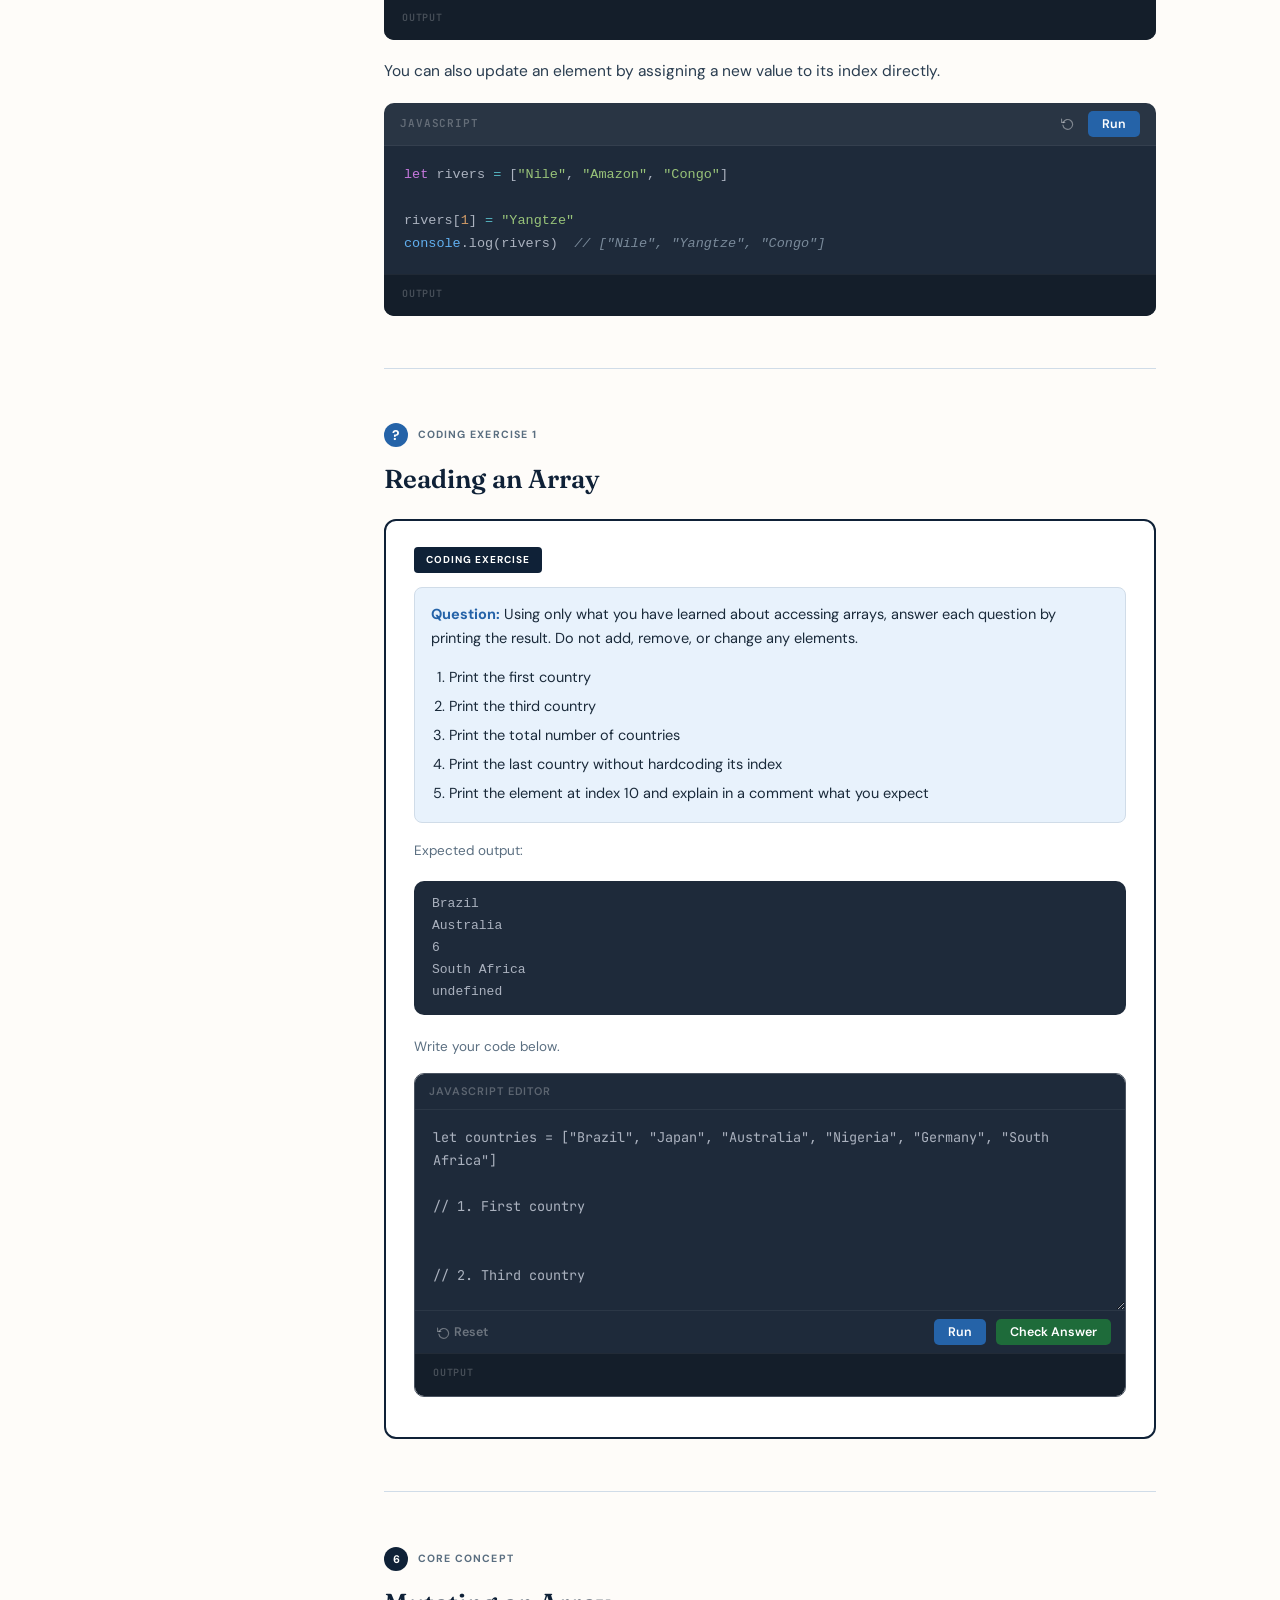
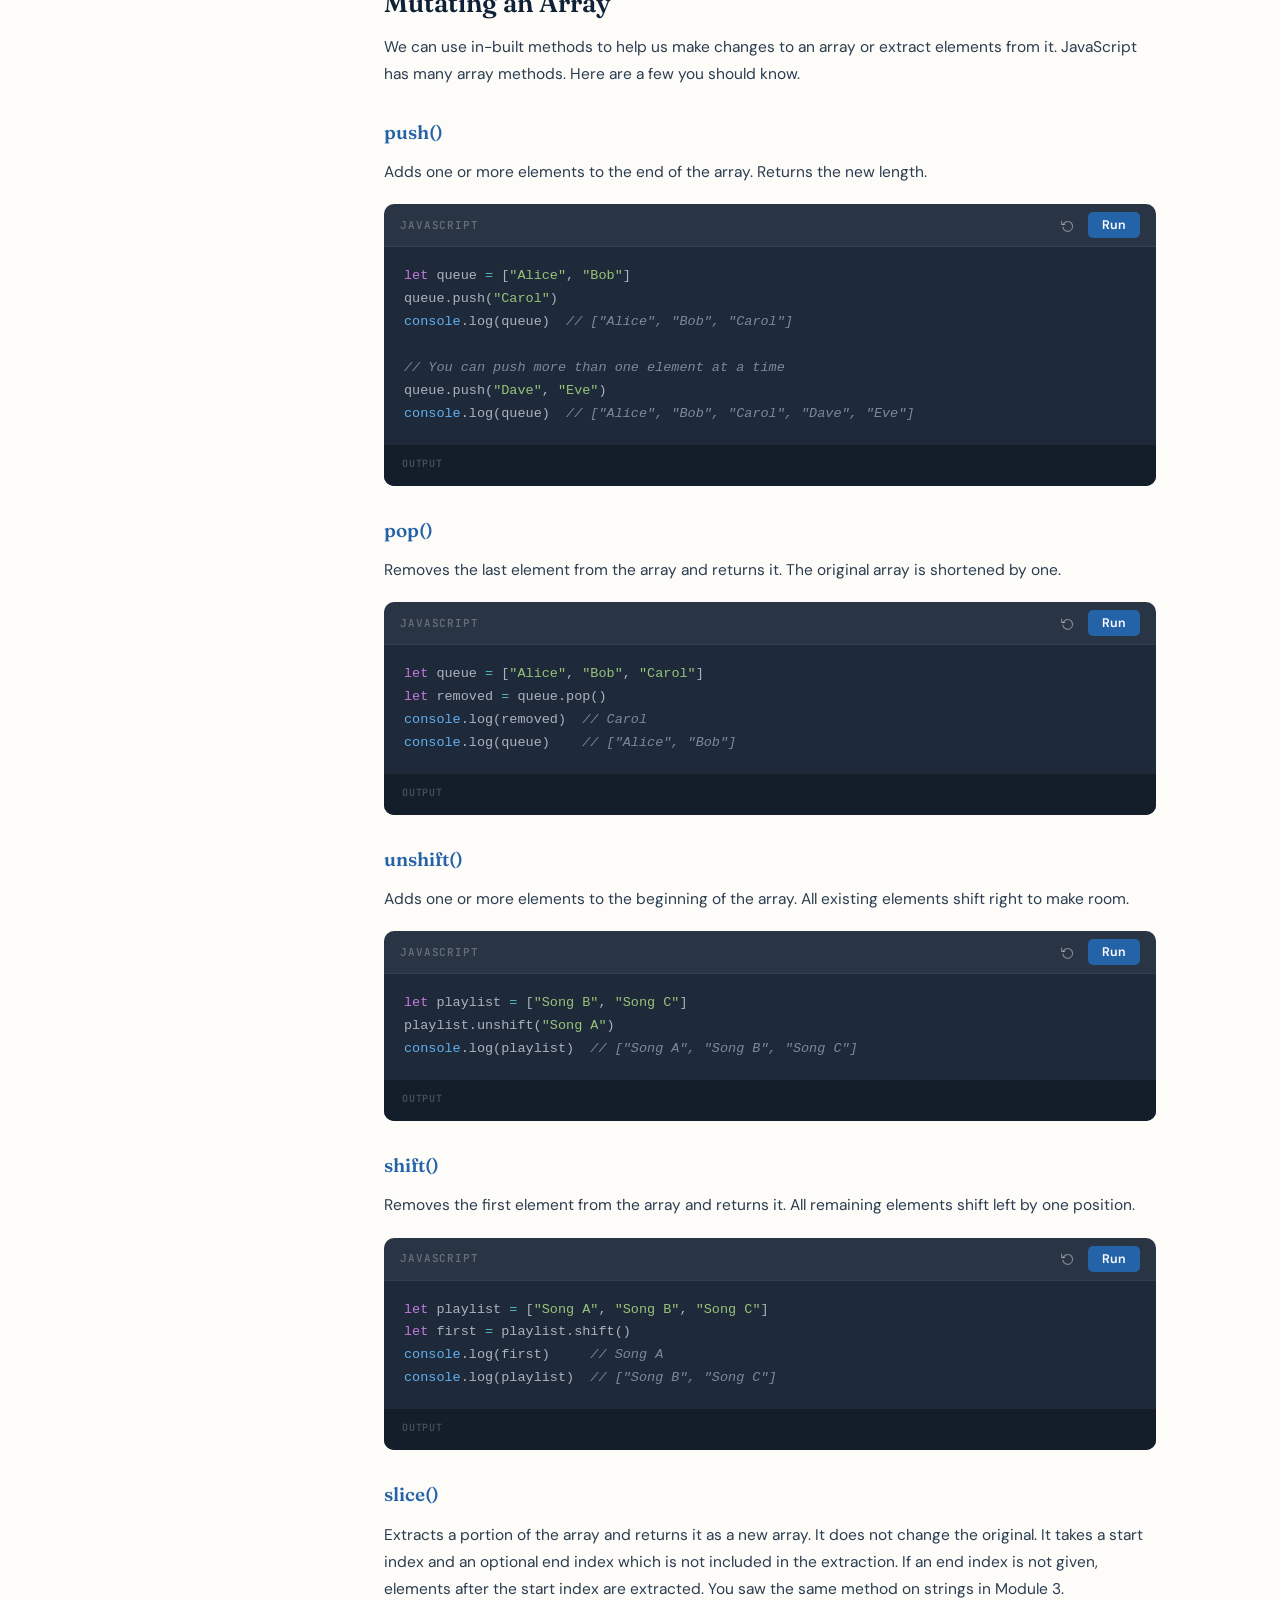
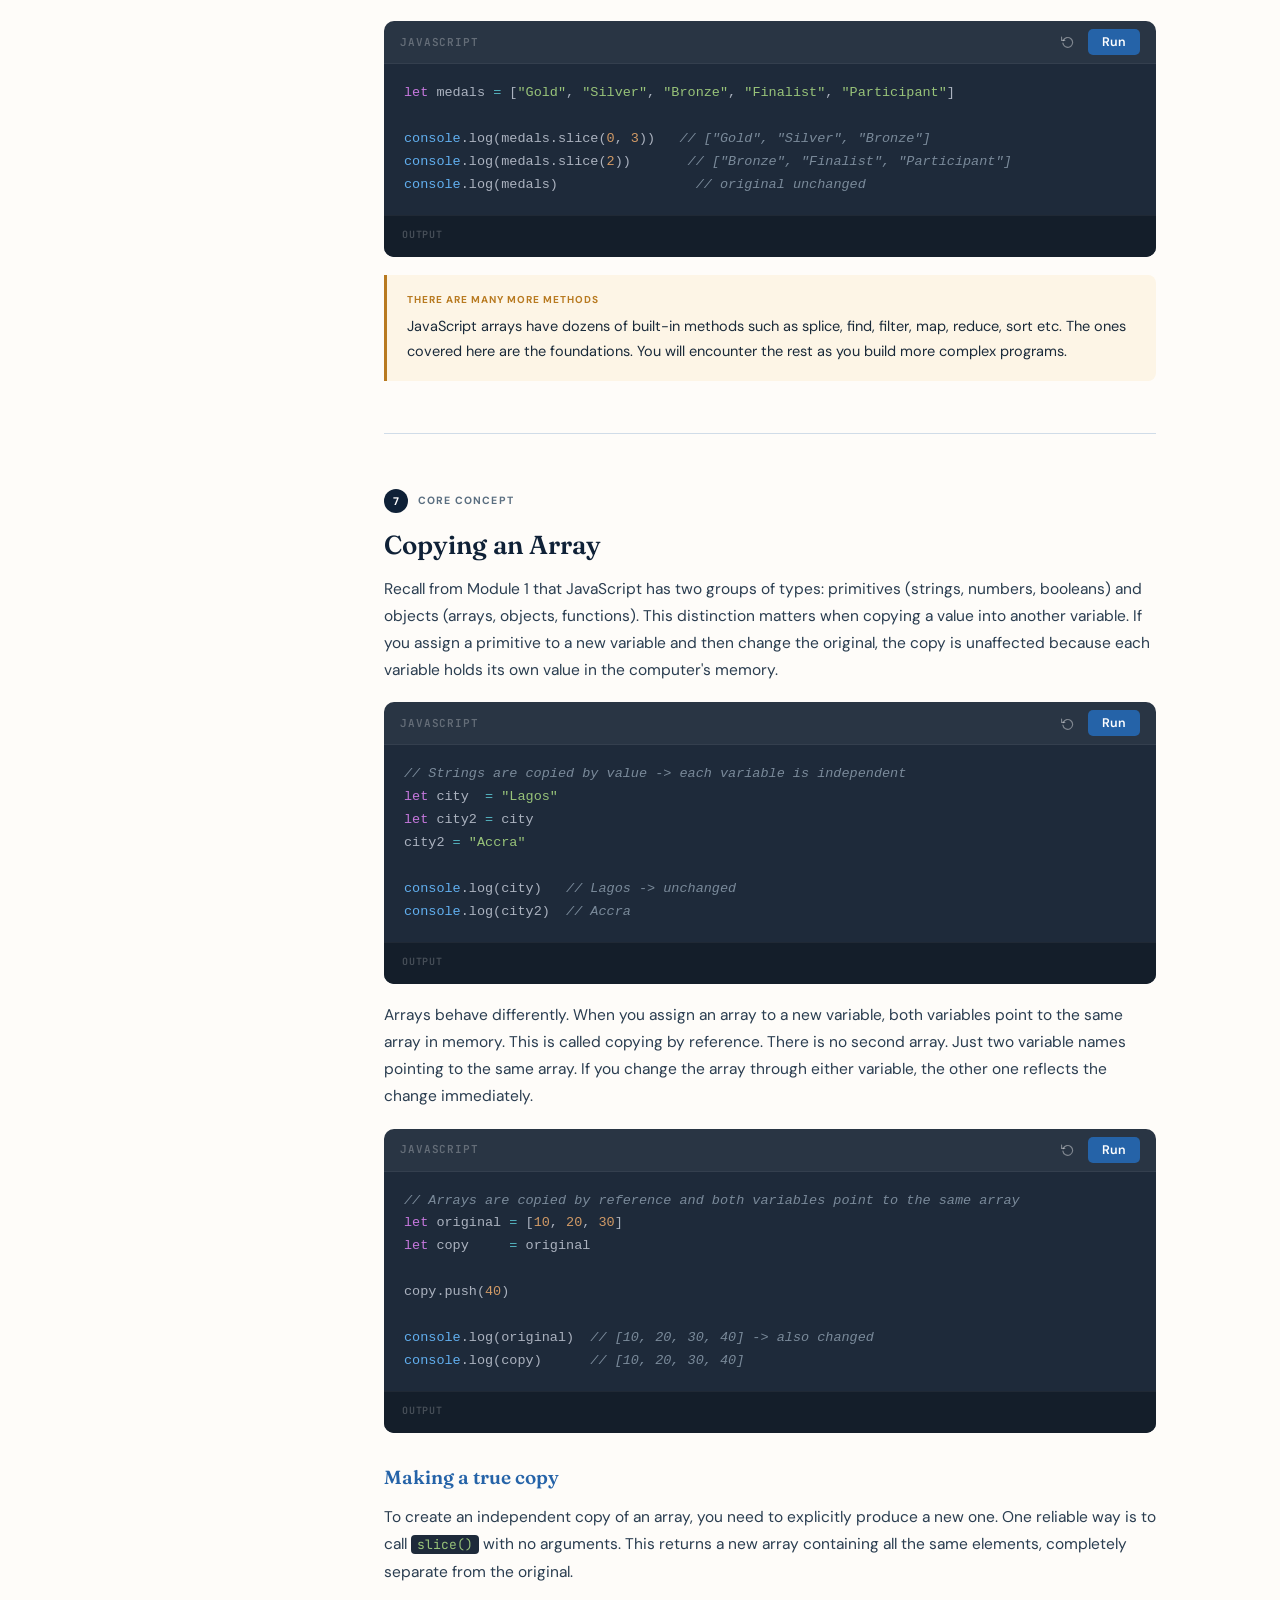
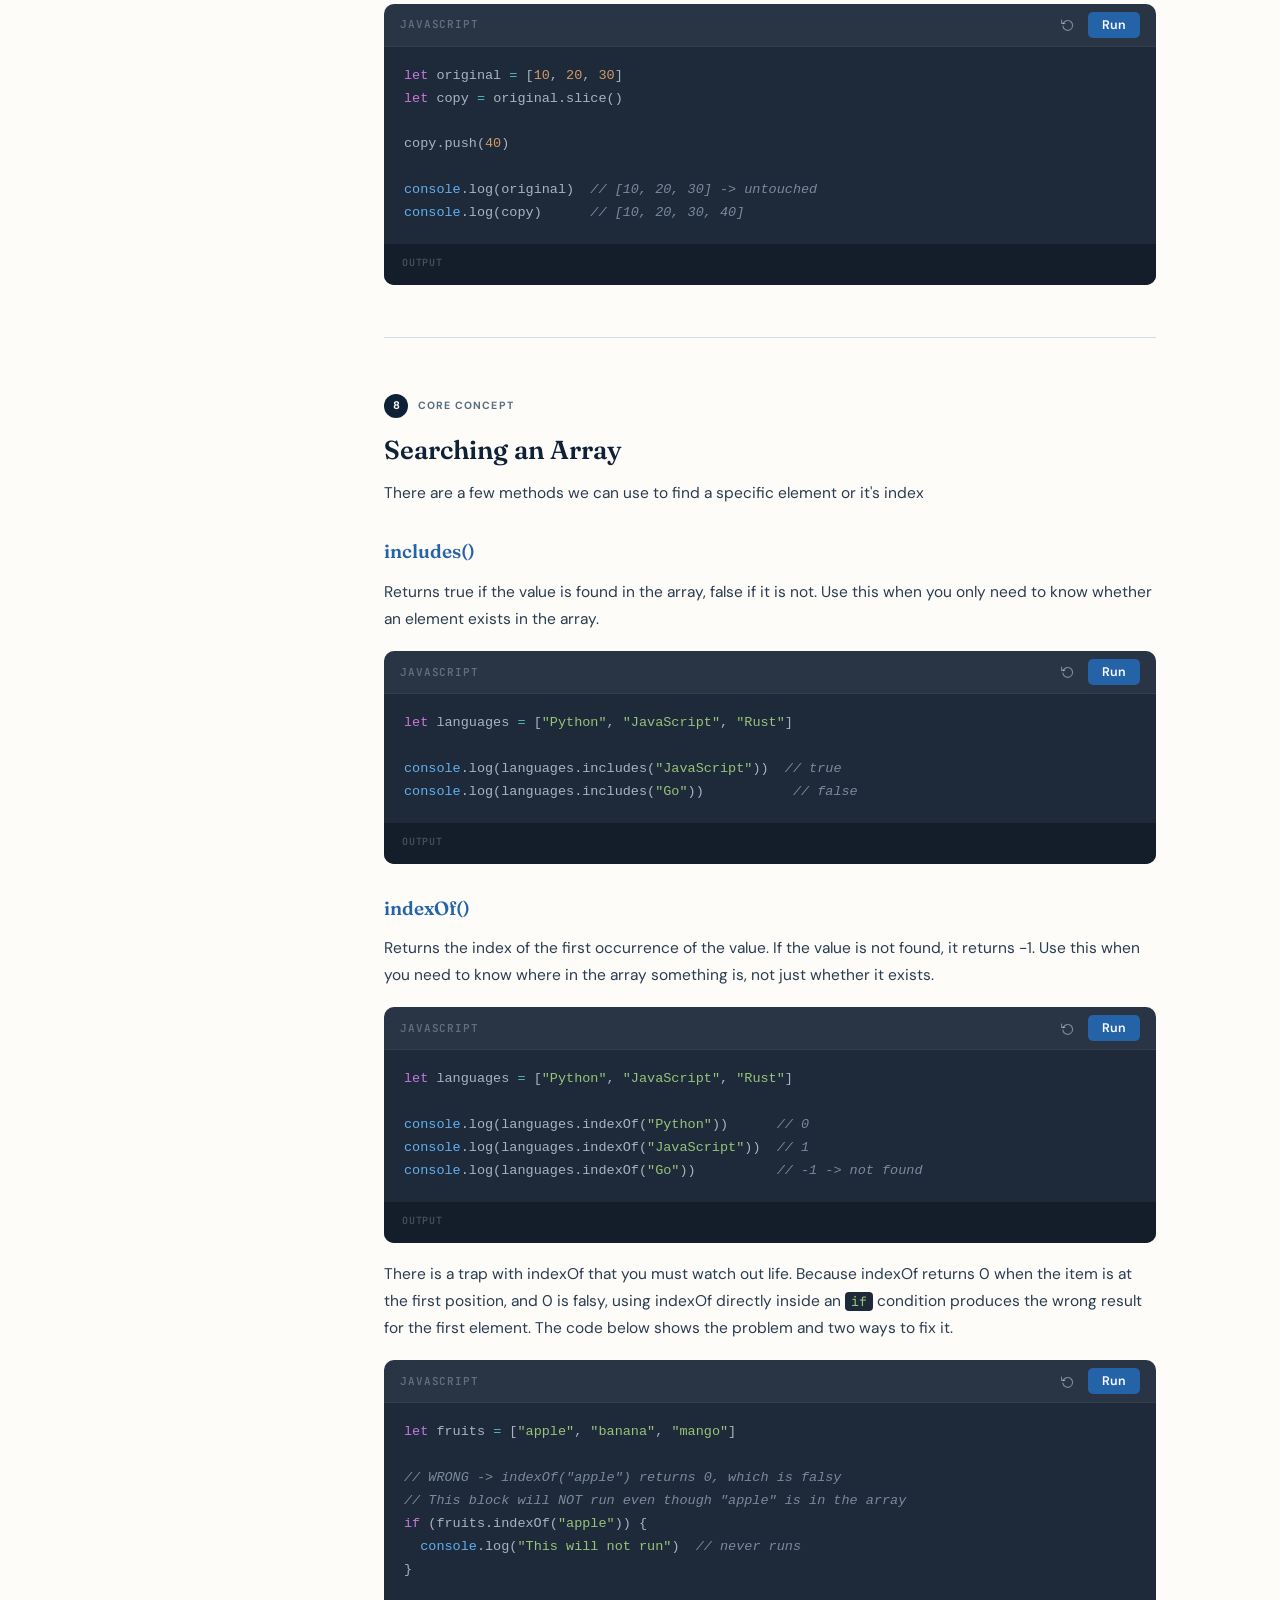
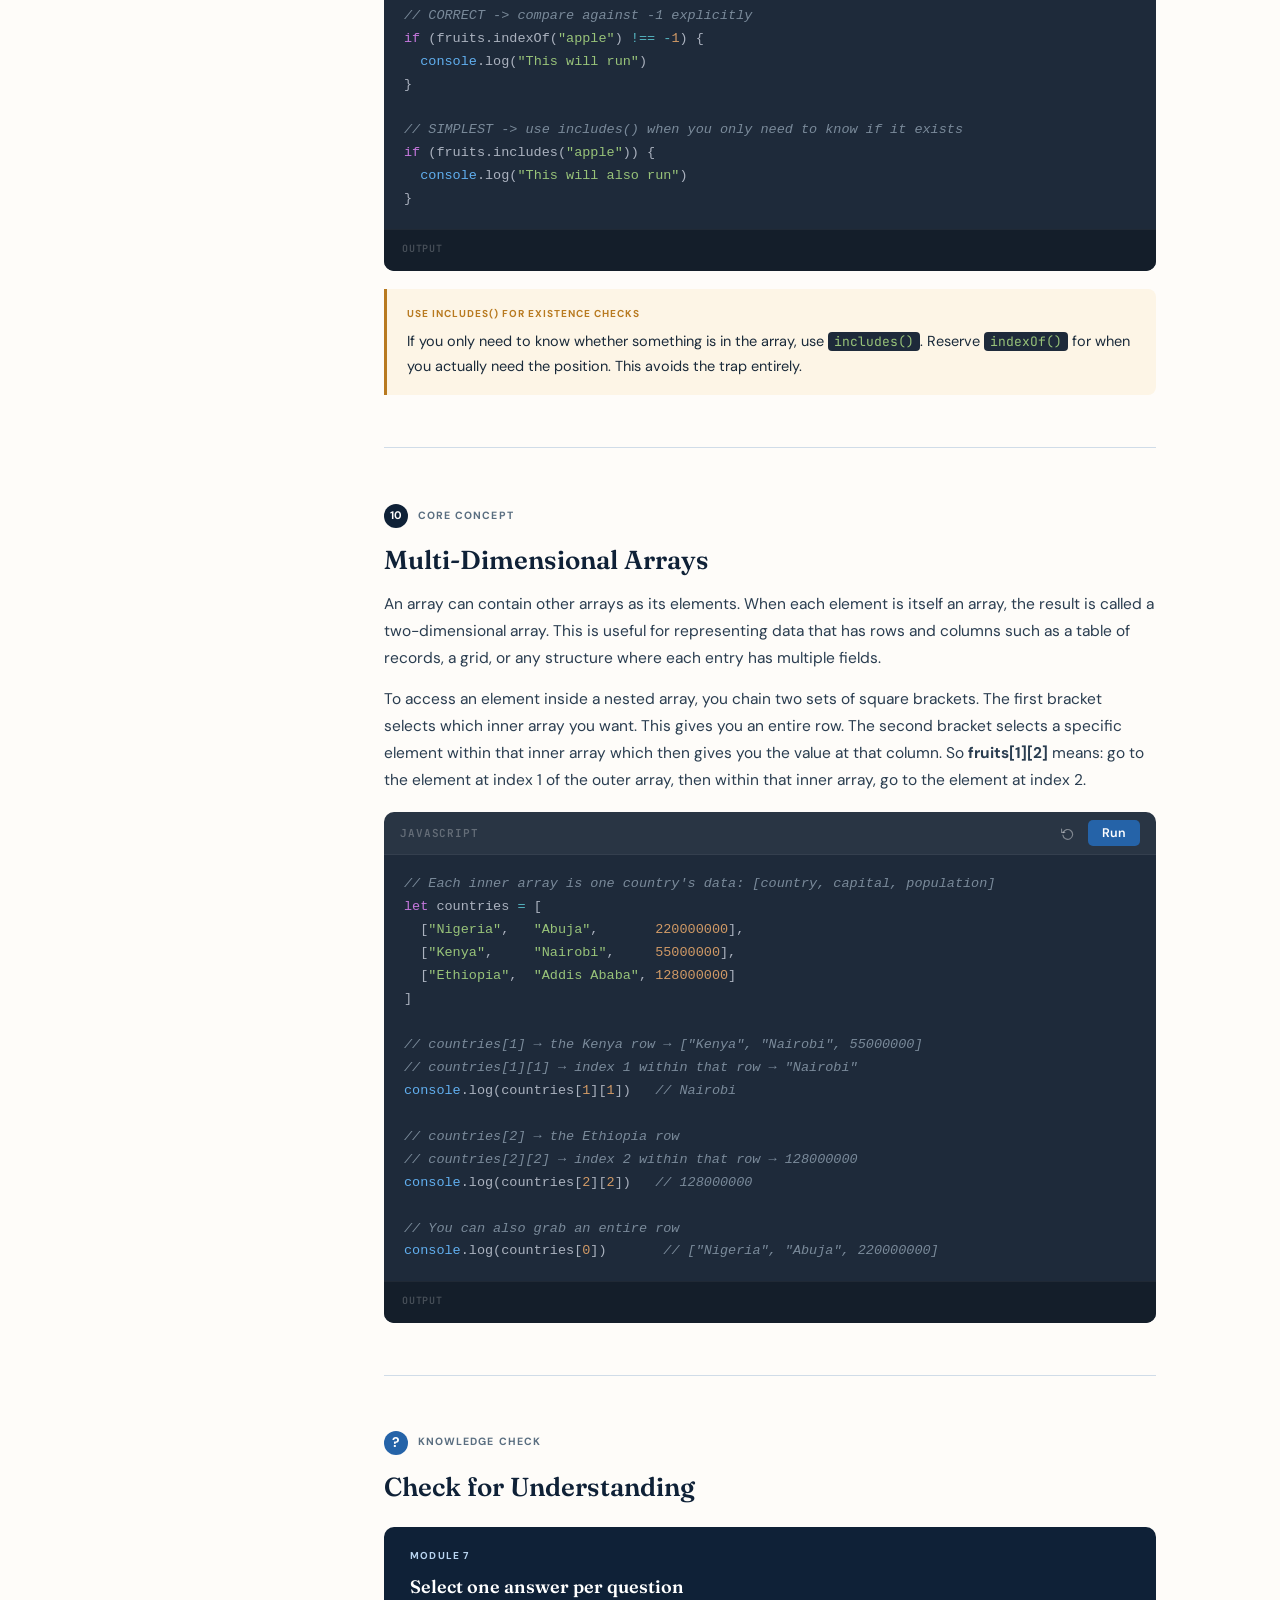
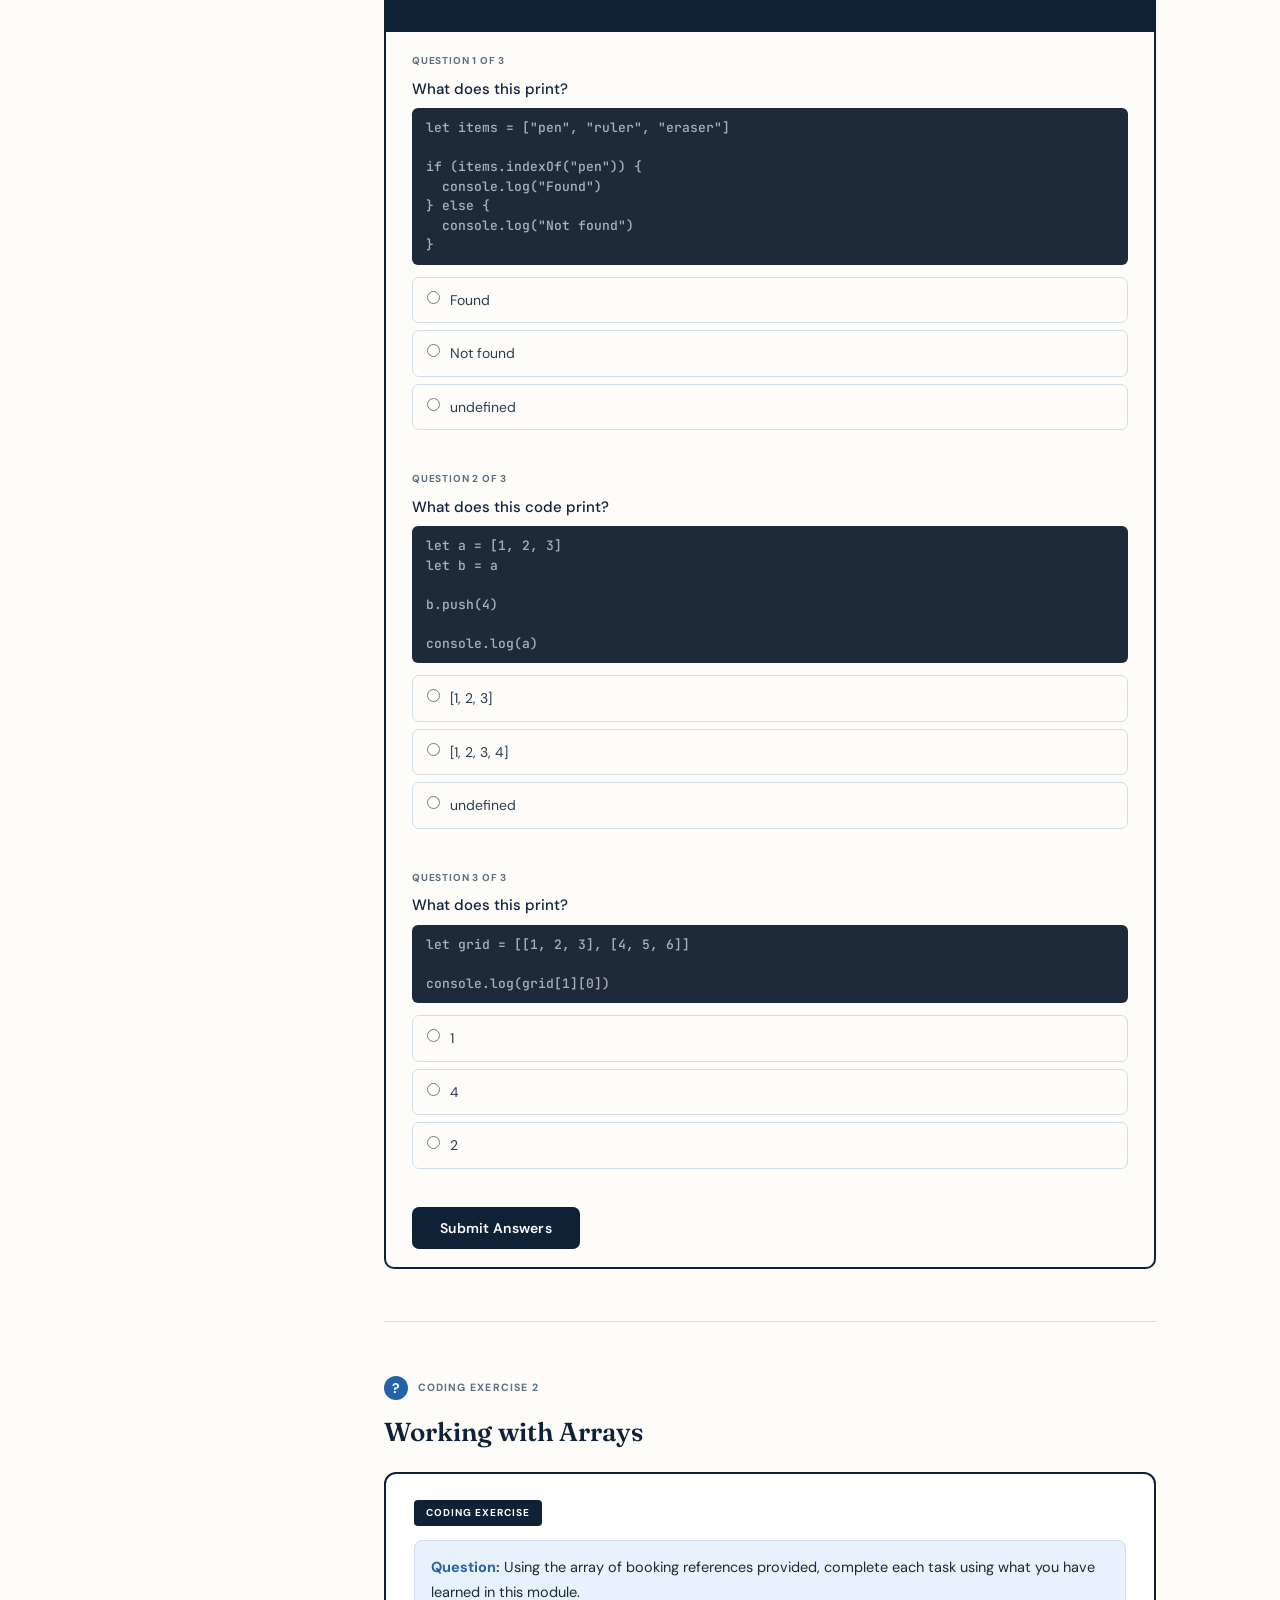
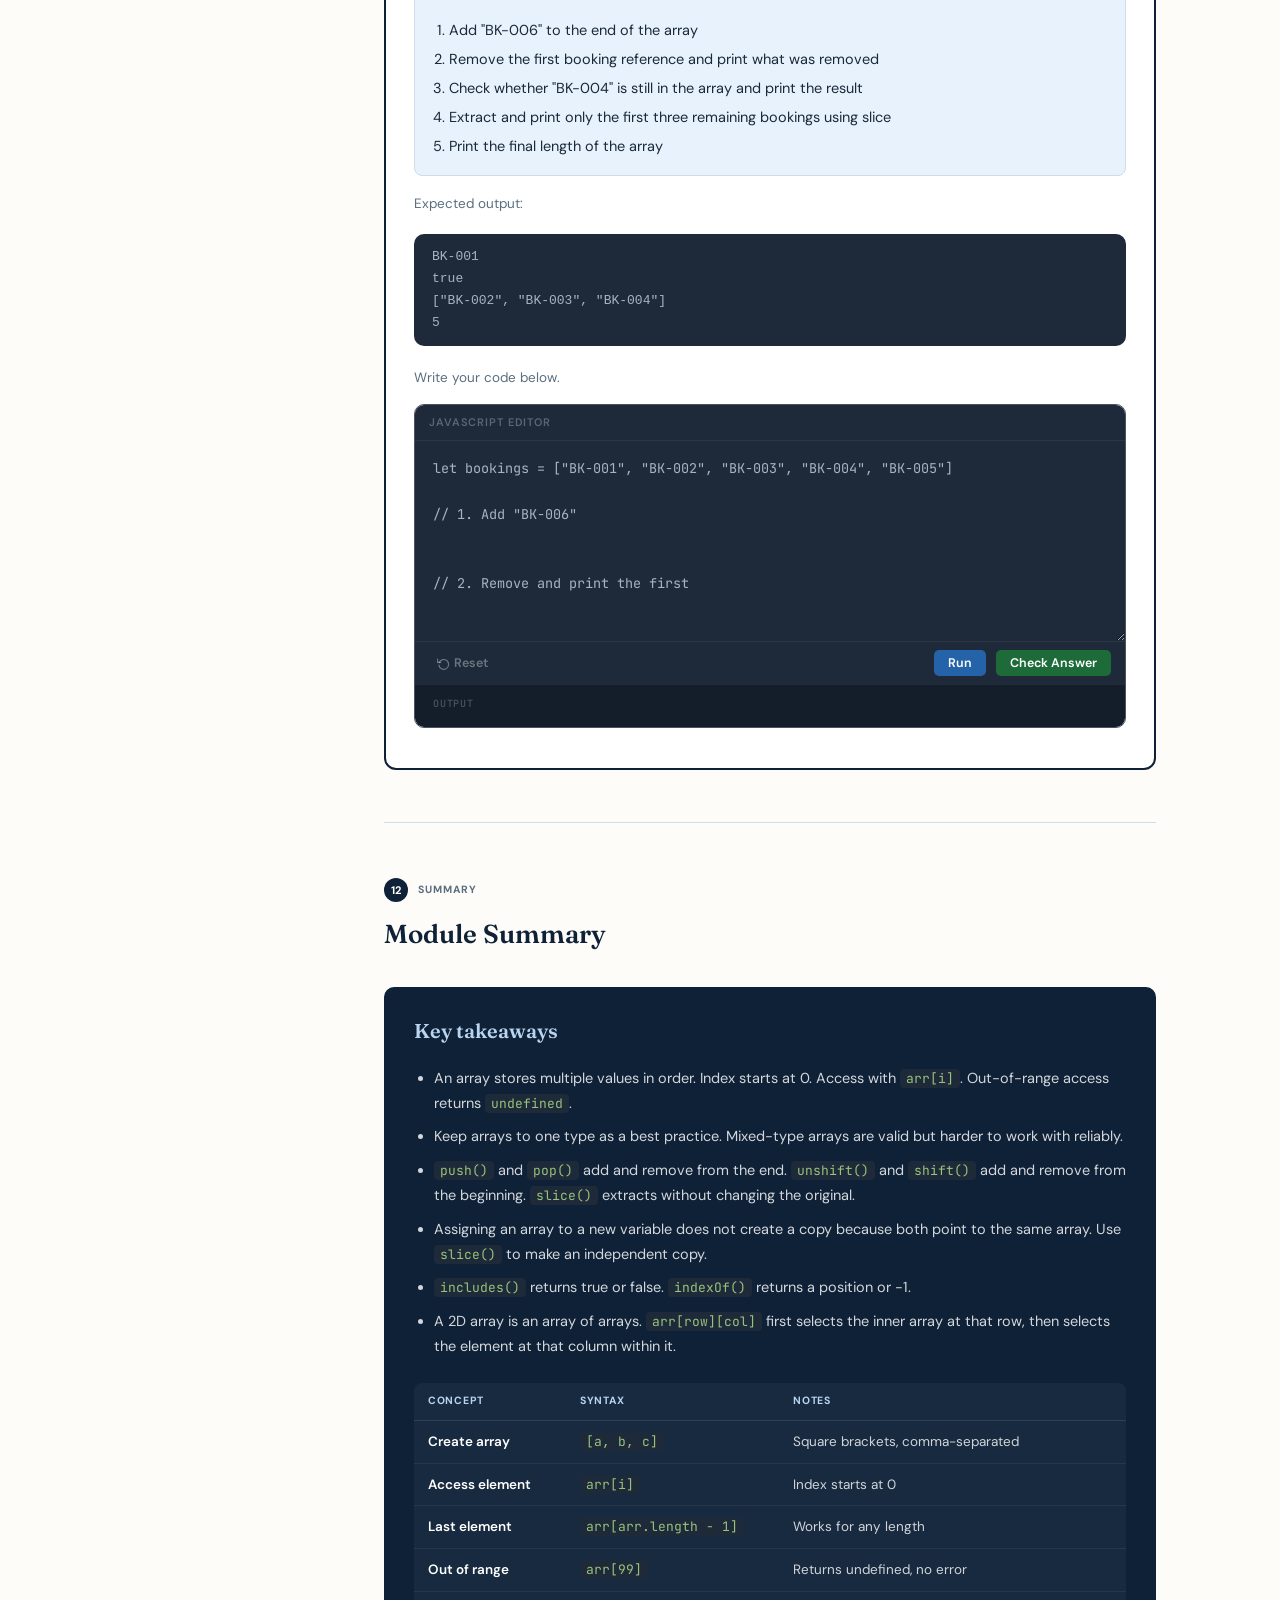
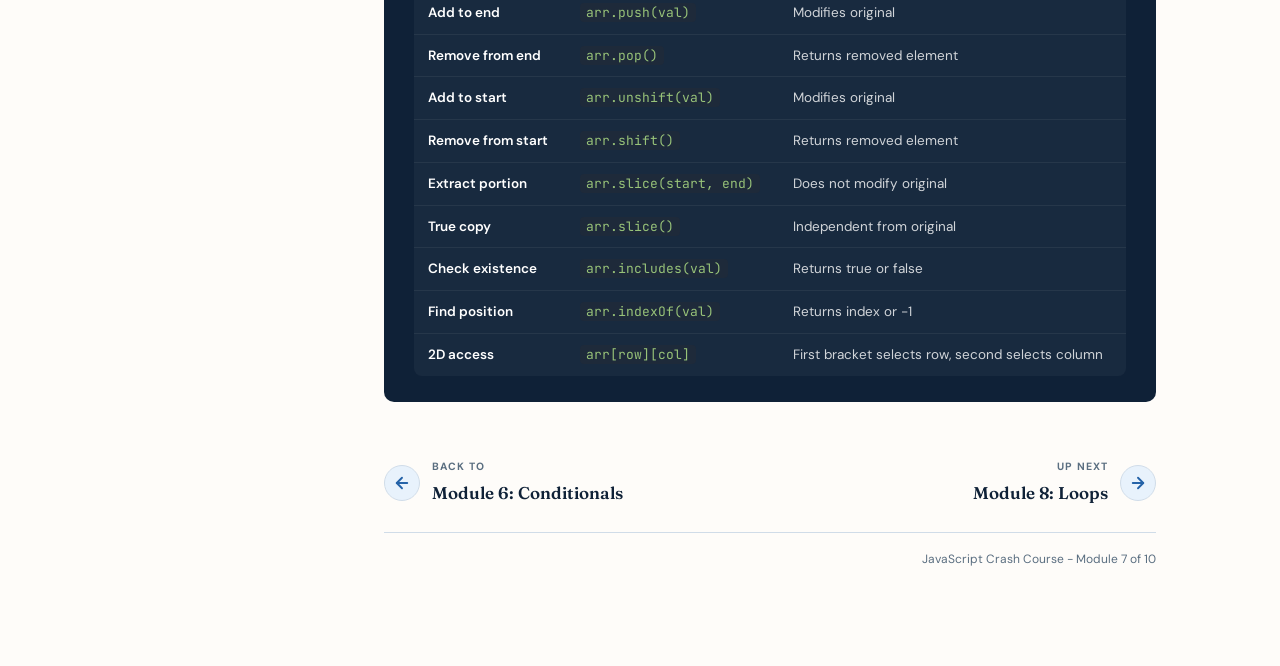
<file: modules/module7.html>
<!doctype html>
<html lang="en">
	<head>
		<meta charset="UTF-8" />
		<meta name="viewport" content="width=device-width, initial-scale=1.0" />
		<title>Module 7: Arrays</title>
		<link
			href="https://fonts.googleapis.com/css2?family=Fraunces:opsz,wght@9..144,400;9..144,600&family=DM+Sans:wght@300;400;500;600&family=JetBrains+Mono:wght@400;600&display=swap"
			rel="stylesheet"
		/>
		<link rel="stylesheet" href="../assets/css/main.css" />
	</head>
	<body>
		<nav class="top-nav">
			<a class="top-nav-home" href="../index.html" title="Home">
				<span class="material-icons">home</span>
			</a>
		</nav>

		<header class="lesson-header">
			<div class="header-inner">
				<div class="lesson-meta">
					<span class="badge">Module 7 of 10</span>
				</div>
				<h1>Arrays</h1>
			</div>
			<div class="progress-bar-wrap">
				<div class="progress-bar-fill" style="width: 70%"></div>
			</div>
		</header>

		<div class="page-wrap">
			<aside class="sidebar" id="sidebar">
				<div class="sidebar-label">In this module</div>
				<ul class="sidebar-nav">
					<li><a href="#s1">Learning Objectives</a></li>
					<li><a href="#s2">What is an Array?</a></li>
					<li><a href="#s3">Creating an Array</a></li>
					<li><a href="#s4">Accessing Elements</a></li>
					<li><a href="#s5">Coding Exercise 1</a></li>
					<li><a href="#s6">Mutating an Array</a></li>
					<li><a href="#s7">Copying an Array</a></li>
					<li><a href="#s8">Searching an Array</a></li>
					<li><a href="#s9">Multi-Dimensional Arrays</a></li>
					<li><a href="#s10">Knowledge Check</a></li>
					<li><a href="#s11">Coding Exercise 2</a></li>
					<li><a href="#s12">Summary</a></li>
				</ul>
			</aside>

			<button
				class="sidebar-toggle"
				id="sidebarToggle"
				aria-label="Toggle menu"
			>
				<svg
					viewBox="0 0 24 24"
					fill="none"
					stroke="currentColor"
					stroke-width="2"
					stroke-linecap="round"
					stroke-linejoin="round"
				>
					<line x1="3" y1="6" x2="21" y2="6" />
					<line x1="3" y1="12" x2="21" y2="12" />
					<line x1="3" y1="18" x2="21" y2="18" />
				</svg>
			</button>

			<main class="lesson-body">
				<!-- 1. LEARNING OBJECTIVE -->
				<div class="section" id="s1">
					<div class="section-label">
						<div class="section-num">1</div>
						<span class="section-title-sm">Learning Objectives</span>
					</div>
					<div class="objective-box">
						<p class="obj-intro">
							By the end of this module you will be able to:
						</p>
						<ul class="obj-list">
							<li>Create arrays and access elements using their indices</li>
							<li>
								Modify arrays by adding, removing, and extracting elements
							</li>
							<li>
								Distinguish between copying by value and copying by reference
							</li>
							<li>Search arrays for specific values</li>
							<li>Create and access two-dimensional arrays</li>
						</ul>
					</div>
				</div>

				<hr class="divider" />

				<!-- 2. WHAT IS AN ARRAY -->
				<div class="section" id="s2">
					<div class="section-label">
						<div class="section-num">2</div>
						<span class="section-title-sm">Core Concept</span>
					</div>
					<h2>What is an Array?</h2>

					<p>
						So far every variable you have declared holds one value. That works
						for one price or one name. But what if you need to work with a week
						of temperature readings or a list of cities or fifty product prices?
						Declaring a separate variable for each one is not practical. An
						array solves this problem by letting you store multiple values in a
						single variable, in a specific order.
					</p>

					<p>
						An array is an <strong>ordered</strong> collection of values. Each
						value sits at a numbered position called an index, starting from 0.
						You can put any type of value into an array, even other arrays (more
						on this later). The array keeps them in the order you put them and
						lets you access any one by its position.
					</p>
				</div>

				<hr class="divider" />

				<!-- 3. CREATING AN ARRAY -->
				<div class="section" id="s3">
					<div class="section-label">
						<div class="section-num">3</div>
						<span class="section-title-sm">Core Concept</span>
					</div>
					<h2>Creating an Array</h2>

					<p>
						The standard way to create an array is with square brackets. If
						elements are already present, they should be separated by commas.
					</p>

					<div class="code-block">
						<div class="code-block-header">
							<span class="code-lang">JavaScript</span>
							<div class="code-block-btns">
								<button
									class="reset-btn"
									onclick="resetStatic('ex2')"
									title="Reset"
								>
									<svg
										viewBox="0 0 24 24"
										fill="none"
										stroke="currentColor"
										stroke-width="2.2"
										stroke-linecap="round"
										stroke-linejoin="round"
									>
										<polyline points="1 4 1 10 7 10"></polyline>
										<path d="M3.51 15a9 9 0 1 0 .49-4.5"></path>
									</svg></button
								><button class="run-btn" onclick="runStatic('ex2')">Run</button>
							</div>
						</div>
						<pre
							contenteditable="true"
							spellcheck="false"
							id="ex2-code"
						><span class="cmt">// Array with values</span>
<span class="kw">let</span> oceans <span class="op">=</span> [<span class="str">"Pacific"</span>, <span class="str">"Atlantic"</span>, <span class="str">"Indian"</span>]

<span class="cmt">// Empty array -> values added later</span>
<span class="kw">let</span> results <span class="op">=</span> []

<span class="cmt">// Mixed types -> valid but not recommended</span>
<span class="kw">let</span> mixed <span class="op">=</span> [<span class="str">"Nairobi"</span>, <span class="num">1963</span>, <span class="kw">true</span>]

<span class="fn">console</span>.log(oceans)
<span class="fn">console</span>.log(results)
<span class="fn">console</span>.log(mixed)</pre>
						<div class="code-output" id="ex2-output">
							<div class="output-label">Output</div>
						</div>
					</div>

					<div class="callout warn">
						<div class="callout-label">Use descriptive names</div>
						<p>
							Name your array after what it contains. <strong>fruits</strong>,
							<strong>scores</strong>, and <strong>bookings</strong> tell you
							immediately what is in the array. Names like
							<strong>list</strong>, <strong>arr</strong>, or
							<strong>data</strong> do not. The more specific the name, the
							easier your code is to read and debug.
						</p>
					</div>

					<div class="callout warn">
						<div class="callout-label">Keep arrays to one type</div>
						<p>
							JavaScript allows you to mix types in the same array, but in
							practice you almost never should. An array of strings and an array
							of numbers are both predictable because you know what you are
							working with on every iteration. A mixed array forces you to check
							the type of each element before using it, which adds complexity
							and makes bugs harder to spot. Treat it as a strong convention:
							one type per array.
						</p>
					</div>
				</div>
				<div class="code-block">
					<div class="code-block-header">
						<span class="code-lang">JavaScript</span>
						<div class="code-block-btns">
							<button
								class="reset-btn"
								onclick="resetStatic('ex1')"
								title="Reset"
							>
								<svg
									viewBox="0 0 24 24"
									fill="none"
									stroke="currentColor"
									stroke-width="2.2"
									stroke-linecap="round"
									stroke-linejoin="round"
								>
									<polyline points="1 4 1 10 7 10"></polyline>
									<path d="M3.51 15a9 9 0 1 0 .49-4.5"></path>
								</svg></button
							><button class="run-btn" onclick="runStatic('ex1')">Run</button>
						</div>
					</div>
					<pre
						contenteditable="true"
						spellcheck="false"
						id="ex1-code"
					><span class="kw">let</span> planets   <span class="op">=</span> [<span class="str">"Mercury"</span>, <span class="str">"Venus"</span>, <span class="str">"Earth"</span>, <span class="str">"Mars"</span>]
<span class="kw">let</span> distances  <span class="op">=</span> [<span class="num">77</span>, <span class="num">261</span>, <span class="num">78</span>, <span class="num">225</span>]  <span class="cmt">// millions of km from Earth</span>
<span class="kw">let</span> inOrbit    <span class="op">=</span> [<span class="kw">true</span>, <span class="kw">true</span>, <span class="kw">false</span>, <span class="kw">true</span>]

<span class="fn">console</span>.log(planets)
<span class="fn">console</span>.log(distances)
<span class="fn">console</span>.log(inOrbit)</pre>
					<div class="code-output" id="ex1-output">
						<div class="output-label">Output</div>
					</div>
				</div>

				<hr class="divider" />

				<!-- 4. ACCESSING ELEMENTS -->
				<div class="section" id="s4">
					<div class="section-label">
						<div class="section-num">4</div>
						<span class="section-title-sm">Core Concept</span>
					</div>
					<h2>Accessing Elements</h2>

					<p>
						You access an element by writing the array name followed by the
						index in square brackets. Indexing starts at 0, so the first element
						is at index 0, the second at index 1, and so on. You saw this same
						pattern with strings in Module 3. Arrays work the same way.
					</p>

					<div class="code-block">
						<div class="code-block-header">
							<span class="code-lang">JavaScript</span>
							<div class="code-block-btns">
								<button
									class="reset-btn"
									onclick="resetStatic('ex3')"
									title="Reset"
								>
									<svg
										viewBox="0 0 24 24"
										fill="none"
										stroke="currentColor"
										stroke-width="2.2"
										stroke-linecap="round"
										stroke-linejoin="round"
									>
										<polyline points="1 4 1 10 7 10"></polyline>
										<path d="M3.51 15a9 9 0 1 0 .49-4.5"></path>
									</svg></button
								><button class="run-btn" onclick="runStatic('ex3')">Run</button>
							</div>
						</div>
						<pre
							contenteditable="true"
							spellcheck="false"
							id="ex3-code"
						><span class="kw">let</span> mountains <span class="op">=</span> [<span class="str">"Everest"</span>, <span class="str">"K2"</span>, <span class="str">"Kangchenjunga"</span>, <span class="str">"Lhotse"</span>]

<span class="fn">console</span>.log(mountains[<span class="num">0</span>])   <span class="cmt">// Everest -> first element</span>
<span class="fn">console</span>.log(mountains[<span class="num">2</span>])   <span class="cmt">// Kangchenjunga -> third element</span></pre>
						<div class="code-output" id="ex3-output">
							<div class="output-label">Output</div>
						</div>
					</div>

					<p>
						Like strings, we can also access the <code>length</code> property to
						know how many elements are in the array. Because indexing starts at
						0, the last element always sits at index <code>length - 1</code>. If
						you try to access an index that does not exist, JavaScript does not
						throw an error. It returns <strong>undefined</strong>.
					</p>

					<div class="code-block">
						<div class="code-block-header">
							<span class="code-lang">JavaScript</span>
							<div class="code-block-btns">
								<button
									class="reset-btn"
									onclick="resetStatic('ex3b')"
									title="Reset"
								>
									<svg
										viewBox="0 0 24 24"
										fill="none"
										stroke="currentColor"
										stroke-width="2.2"
										stroke-linecap="round"
										stroke-linejoin="round"
									>
										<polyline points="1 4 1 10 7 10"></polyline>
										<path d="M3.51 15a9 9 0 1 0 .49-4.5"></path>
									</svg></button
								><button class="run-btn" onclick="runStatic('ex3b')">
									Run
								</button>
							</div>
						</div>
						<pre
							contenteditable="true"
							spellcheck="false"
							id="ex3b-code"
						><span class="kw">let</span> mountains <span class="op">=</span> [<span class="str">"Everest"</span>, <span class="str">"K2"</span>, <span class="str">"Kangchenjunga"</span>, <span class="str">"Lhotse"</span>]

<span class="fn">console</span>.log(mountains.length)                  <span class="cmt">// 4</span>
<span class="fn">console</span>.log(mountains[mountains.length <span class="op">-</span> <span class="num">1</span>])   <span class="cmt">// Lhotse -> last element</span>
<span class="fn">console</span>.log(mountains[<span class="num">10</span>])                    <span class="cmt">// undefined -> no element at index 10</span></pre>
						<div class="code-output" id="ex3b-output">
							<div class="output-label">Output</div>
						</div>
					</div>

					<p>
						You can also update an element by assigning a new value to its index
						directly.
					</p>

					<div class="code-block">
						<div class="code-block-header">
							<span class="code-lang">JavaScript</span>
							<div class="code-block-btns">
								<button
									class="reset-btn"
									onclick="resetStatic('ex3c')"
									title="Reset"
								>
									<svg
										viewBox="0 0 24 24"
										fill="none"
										stroke="currentColor"
										stroke-width="2.2"
										stroke-linecap="round"
										stroke-linejoin="round"
									>
										<polyline points="1 4 1 10 7 10"></polyline>
										<path d="M3.51 15a9 9 0 1 0 .49-4.5"></path>
									</svg></button
								><button class="run-btn" onclick="runStatic('ex3c')">
									Run
								</button>
							</div>
						</div>
						<pre
							contenteditable="true"
							spellcheck="false"
							id="ex3c-code"
						><span class="kw">let</span> rivers <span class="op">=</span> [<span class="str">"Nile"</span>, <span class="str">"Amazon"</span>, <span class="str">"Congo"</span>]

rivers[<span class="num">1</span>] <span class="op">=</span> <span class="str">"Yangtze"</span>
<span class="fn">console</span>.log(rivers)  <span class="cmt">// ["Nile", "Yangtze", "Congo"]</span></pre>
						<div class="code-output" id="ex3c-output">
							<div class="output-label">Output</div>
						</div>
					</div>
				</div>

				<hr class="divider" />

				<!-- 5. CODING EXERCISE 1 -->
				<div class="section" id="s5">
					<div class="section-label">
						<div class="section-num question">?</div>
						<span class="section-title-sm">Coding Exercise 1</span>
					</div>
					<h2>Reading an Array</h2>

					<div class="activity-box">
						<div class="activity-header">
							<span class="activity-tag">Coding Exercise</span>
						</div>
						<div class="activity-scenario">
							<strong>Question:</strong> Using only what you have learned about
							accessing arrays, answer each question by printing the result. Do
							not add, remove, or change any elements.
							<ol style="margin-top: 12px; padding-left: 18px; line-height: 2">
								<li>Print the first country</li>
								<li>Print the third country</li>
								<li>Print the total number of countries</li>
								<li>Print the last country without hardcoding its index</li>
								<li>
									Print the element at index 10 and explain in a comment what
									you expect
								</li>
							</ol>
						</div>

						<p
							style="
								font-size: 13.5px;
								color: var(--muted);
								margin-bottom: 10px;
							"
						>
							Expected output:
						</p>
						<div class="code-block" style="margin-bottom: 16px">
							<pre style="padding: 12px 18px; color: #abb2bf; font-size: 13px">
Brazil
Australia
6
South Africa
undefined</pre
							>
						</div>

						<p
							style="
								font-size: 13.5px;
								color: var(--muted);
								margin-top: 20px;
								margin-bottom: 8px;
							"
						>
							Write your code below.
						</p>
						<div class="editor-wrap" id="editor1">
							<div class="editor-header">
								<span class="editor-label">JavaScript Editor</span>
							</div>
							<textarea
								class="editor-textarea"
								id="editor1-code"
								spellcheck="false"
							>
let countries = ["Brazil", "Japan", "Australia", "Nigeria", "Germany", "South Africa"]

// 1. First country


// 2. Third country


// 3. Total number of countries


// 4. Last country (no hardcoded index)


// 5. Element at index 10

</textarea
							>
							<div class="editor-footer">
								<button
									class="editor-reset-btn"
									onclick="resetEditor('editor1')"
									title="Reset code"
								>
									<svg
										viewBox="0 0 24 24"
										fill="none"
										stroke="currentColor"
										stroke-width="2.2"
										stroke-linecap="round"
										stroke-linejoin="round"
									>
										<polyline points="1 4 1 10 7 10"></polyline>
										<path d="M3.51 15a9 9 0 1 0 .49-4.5"></path>
									</svg>
									Reset
								</button>
								<div class="spacer"></div>
								<button class="run-btn" onclick="runCode('editor1')">
									Run
								</button>
								<button class="check-btn" onclick="checkAnswer('ex1')">
									Check Answer
								</button>
							</div>
							<div class="output-area" id="editor1-output">
								<div class="output-label">Output</div>
							</div>
						</div>
						<div class="check-result" id="checkResult1"></div>
					</div>
				</div>

				<hr class="divider" />

				<!-- 6. MUTATING AN ARRAY -->
				<div class="section" id="s6">
					<div class="section-label">
						<div class="section-num">6</div>
						<span class="section-title-sm">Core Concept</span>
					</div>
					<h2>Mutating an Array</h2>

					<p>
						We can use in-built methods to help us make changes to an array or
						extract elements from it. JavaScript has many array methods. Here
						are a few you should know.
					</p>

					<h3>push()</h3>
					<p>
						Adds one or more elements to the end of the array. Returns the new
						length.
					</p>
					<div class="code-block">
						<div class="code-block-header">
							<span class="code-lang">JavaScript</span>
							<div class="code-block-btns">
								<button
									class="reset-btn"
									onclick="resetStatic('ex4a')"
									title="Reset"
								>
									<svg
										viewBox="0 0 24 24"
										fill="none"
										stroke="currentColor"
										stroke-width="2.2"
										stroke-linecap="round"
										stroke-linejoin="round"
									>
										<polyline points="1 4 1 10 7 10"></polyline>
										<path d="M3.51 15a9 9 0 1 0 .49-4.5"></path>
									</svg></button
								><button class="run-btn" onclick="runStatic('ex4a')">
									Run
								</button>
							</div>
						</div>
						<pre
							contenteditable="true"
							spellcheck="false"
							id="ex4a-code"
						><span class="kw">let</span> queue <span class="op">=</span> [<span class="str">"Alice"</span>, <span class="str">"Bob"</span>]
queue.push(<span class="str">"Carol"</span>)
<span class="fn">console</span>.log(queue)  <span class="cmt">// ["Alice", "Bob", "Carol"]</span>

<span class="cmt">// You can push more than one element at a time</span>
queue.push(<span class="str">"Dave"</span>, <span class="str">"Eve"</span>)
<span class="fn">console</span>.log(queue)  <span class="cmt">// ["Alice", "Bob", "Carol", "Dave", "Eve"]</span></pre>
						<div class="code-output" id="ex4a-output">
							<div class="output-label">Output</div>
						</div>
					</div>

					<h3>pop()</h3>
					<p>
						Removes the last element from the array and returns it. The original
						array is shortened by one.
					</p>
					<div class="code-block">
						<div class="code-block-header">
							<span class="code-lang">JavaScript</span>
							<div class="code-block-btns">
								<button
									class="reset-btn"
									onclick="resetStatic('ex4b')"
									title="Reset"
								>
									<svg
										viewBox="0 0 24 24"
										fill="none"
										stroke="currentColor"
										stroke-width="2.2"
										stroke-linecap="round"
										stroke-linejoin="round"
									>
										<polyline points="1 4 1 10 7 10"></polyline>
										<path d="M3.51 15a9 9 0 1 0 .49-4.5"></path>
									</svg></button
								><button class="run-btn" onclick="runStatic('ex4b')">
									Run
								</button>
							</div>
						</div>
						<pre
							contenteditable="true"
							spellcheck="false"
							id="ex4b-code"
						><span class="kw">let</span> queue <span class="op">=</span> [<span class="str">"Alice"</span>, <span class="str">"Bob"</span>, <span class="str">"Carol"</span>]
<span class="kw">let</span> removed <span class="op">=</span> queue.pop()
<span class="fn">console</span>.log(removed)  <span class="cmt">// Carol</span>
<span class="fn">console</span>.log(queue)    <span class="cmt">// ["Alice", "Bob"]</span></pre>
						<div class="code-output" id="ex4b-output">
							<div class="output-label">Output</div>
						</div>
					</div>

					<h3>unshift()</h3>
					<p>
						Adds one or more elements to the beginning of the array. All
						existing elements shift right to make room.
					</p>
					<div class="code-block">
						<div class="code-block-header">
							<span class="code-lang">JavaScript</span>
							<div class="code-block-btns">
								<button
									class="reset-btn"
									onclick="resetStatic('ex4c')"
									title="Reset"
								>
									<svg
										viewBox="0 0 24 24"
										fill="none"
										stroke="currentColor"
										stroke-width="2.2"
										stroke-linecap="round"
										stroke-linejoin="round"
									>
										<polyline points="1 4 1 10 7 10"></polyline>
										<path d="M3.51 15a9 9 0 1 0 .49-4.5"></path>
									</svg></button
								><button class="run-btn" onclick="runStatic('ex4c')">
									Run
								</button>
							</div>
						</div>
						<pre
							contenteditable="true"
							spellcheck="false"
							id="ex4c-code"
						><span class="kw">let</span> playlist <span class="op">=</span> [<span class="str">"Song B"</span>, <span class="str">"Song C"</span>]
playlist.unshift(<span class="str">"Song A"</span>)
<span class="fn">console</span>.log(playlist)  <span class="cmt">// ["Song A", "Song B", "Song C"]</span></pre>
						<div class="code-output" id="ex4c-output">
							<div class="output-label">Output</div>
						</div>
					</div>

					<h3>shift()</h3>
					<p>
						Removes the first element from the array and returns it. All
						remaining elements shift left by one position.
					</p>
					<div class="code-block">
						<div class="code-block-header">
							<span class="code-lang">JavaScript</span>
							<div class="code-block-btns">
								<button
									class="reset-btn"
									onclick="resetStatic('ex4d')"
									title="Reset"
								>
									<svg
										viewBox="0 0 24 24"
										fill="none"
										stroke="currentColor"
										stroke-width="2.2"
										stroke-linecap="round"
										stroke-linejoin="round"
									>
										<polyline points="1 4 1 10 7 10"></polyline>
										<path d="M3.51 15a9 9 0 1 0 .49-4.5"></path>
									</svg></button
								><button class="run-btn" onclick="runStatic('ex4d')">
									Run
								</button>
							</div>
						</div>
						<pre
							contenteditable="true"
							spellcheck="false"
							id="ex4d-code"
						><span class="kw">let</span> playlist <span class="op">=</span> [<span class="str">"Song A"</span>, <span class="str">"Song B"</span>, <span class="str">"Song C"</span>]
<span class="kw">let</span> first <span class="op">=</span> playlist.shift()
<span class="fn">console</span>.log(first)     <span class="cmt">// Song A</span>
<span class="fn">console</span>.log(playlist)  <span class="cmt">// ["Song B", "Song C"]</span></pre>
						<div class="code-output" id="ex4d-output">
							<div class="output-label">Output</div>
						</div>
					</div>

					<h3>slice()</h3>
					<p>
						Extracts a portion of the array and returns it as a new array. It
						does not change the original. It takes a start index and an optional
						end index which is not included in the extraction. If an end index
						is not given, elements after the start index are extracted. You saw
						the same method on strings in Module 3.
					</p>
					<div class="code-block">
						<div class="code-block-header">
							<span class="code-lang">JavaScript</span>
							<div class="code-block-btns">
								<button
									class="reset-btn"
									onclick="resetStatic('ex4e')"
									title="Reset"
								>
									<svg
										viewBox="0 0 24 24"
										fill="none"
										stroke="currentColor"
										stroke-width="2.2"
										stroke-linecap="round"
										stroke-linejoin="round"
									>
										<polyline points="1 4 1 10 7 10"></polyline>
										<path d="M3.51 15a9 9 0 1 0 .49-4.5"></path>
									</svg></button
								><button class="run-btn" onclick="runStatic('ex4e')">
									Run
								</button>
							</div>
						</div>
						<pre
							contenteditable="true"
							spellcheck="false"
							id="ex4e-code"
						><span class="kw">let</span> medals <span class="op">=</span> [<span class="str">"Gold"</span>, <span class="str">"Silver"</span>, <span class="str">"Bronze"</span>, <span class="str">"Finalist"</span>, <span class="str">"Participant"</span>]

<span class="fn">console</span>.log(medals.slice(<span class="num">0</span>, <span class="num">3</span>))   <span class="cmt">// ["Gold", "Silver", "Bronze"]</span>
<span class="fn">console</span>.log(medals.slice(<span class="num">2</span>))       <span class="cmt">// ["Bronze", "Finalist", "Participant"]</span>
<span class="fn">console</span>.log(medals)                 <span class="cmt">// original unchanged</span></pre>
						<div class="code-output" id="ex4e-output">
							<div class="output-label">Output</div>
						</div>
					</div>

					<div class="callout warn">
						<div class="callout-label">There are many more methods</div>
						<p>
							JavaScript arrays have dozens of built-in methods such as splice,
							find, filter, map, reduce, sort etc. The ones covered
							here are the foundations. You will encounter the rest as you build
							more complex programs.
						</p>
					</div>
				</div>

				<hr class="divider" />

				<!-- 7. COPYING AN ARRAY -->
				<div class="section" id="s7">
					<div class="section-label">
						<div class="section-num">7</div>
						<span class="section-title-sm">Core Concept</span>
					</div>
					<h2>Copying an Array</h2>

					<p>
						Recall from Module 1 that JavaScript has two groups of types:
						primitives (strings, numbers, booleans) and objects (arrays,
						objects, functions). This distinction matters when copying a value
						into another variable. If you assign a primitive to a new variable
						and then change the original, the copy is unaffected because each
						variable holds its own value in the computer's memory.
					</p>

					<div class="code-block">
						<div class="code-block-header">
							<span class="code-lang">JavaScript</span>
							<div class="code-block-btns">
								<button
									class="reset-btn"
									onclick="resetStatic('ex5a')"
									title="Reset"
								>
									<svg
										viewBox="0 0 24 24"
										fill="none"
										stroke="currentColor"
										stroke-width="2.2"
										stroke-linecap="round"
										stroke-linejoin="round"
									>
										<polyline points="1 4 1 10 7 10"></polyline>
										<path d="M3.51 15a9 9 0 1 0 .49-4.5"></path>
									</svg></button
								><button class="run-btn" onclick="runStatic('ex5a')">
									Run
								</button>
							</div>
						</div>
						<pre
							contenteditable="true"
							spellcheck="false"
							id="ex5a-code"
						><span class="cmt">// Strings are copied by value -> each variable is independent</span>
<span class="kw">let</span> city  <span class="op">=</span> <span class="str">"Lagos"</span>
<span class="kw">let</span> city2 <span class="op">=</span> city
city2 <span class="op">=</span> <span class="str">"Accra"</span>

<span class="fn">console</span>.log(city)   <span class="cmt">// Lagos -> unchanged</span>
<span class="fn">console</span>.log(city2)  <span class="cmt">// Accra</span></pre>
						<div class="code-output" id="ex5a-output">
							<div class="output-label">Output</div>
						</div>
					</div>

					<p>
						Arrays behave differently. When you assign an array to a new
						variable, both variables point to the same array in memory. This is
						called copying by reference. There is no second array. Just two
						variable names pointing to the same array. If you change the array
						through either variable, the other one reflects the change
						immediately.
					</p>

					<div class="code-block">
						<div class="code-block-header">
							<span class="code-lang">JavaScript</span>
							<div class="code-block-btns">
								<button
									class="reset-btn"
									onclick="resetStatic('ex5b')"
									title="Reset"
								>
									<svg
										viewBox="0 0 24 24"
										fill="none"
										stroke="currentColor"
										stroke-width="2.2"
										stroke-linecap="round"
										stroke-linejoin="round"
									>
										<polyline points="1 4 1 10 7 10"></polyline>
										<path d="M3.51 15a9 9 0 1 0 .49-4.5"></path>
									</svg></button
								><button class="run-btn" onclick="runStatic('ex5b')">
									Run
								</button>
							</div>
						</div>
						<pre
							contenteditable="true"
							spellcheck="false"
							id="ex5b-code"
						><span class="cmt">// Arrays are copied by reference and both variables point to the same array</span>
<span class="kw">let</span> original <span class="op">=</span> [<span class="num">10</span>, <span class="num">20</span>, <span class="num">30</span>]
<span class="kw">let</span> copy     <span class="op">=</span> original

copy.push(<span class="num">40</span>)

<span class="fn">console</span>.log(original)  <span class="cmt">// [10, 20, 30, 40] -> also changed</span>
<span class="fn">console</span>.log(copy)      <span class="cmt">// [10, 20, 30, 40]</span></pre>
						<div class="code-output" id="ex5b-output">
							<div class="output-label">Output</div>
						</div>
					</div>

					<h3>Making a true copy</h3>
					<p>
						To create an independent copy of an array, you need to explicitly
						produce a new one. One reliable way is to call
						<code>slice()</code> with no arguments. This returns a new array
						containing all the same elements, completely separate from the
						original.
					</p>

					<div class="code-block">
						<div class="code-block-header">
							<span class="code-lang">JavaScript</span>
							<div class="code-block-btns">
								<button
									class="reset-btn"
									onclick="resetStatic('ex5c')"
									title="Reset"
								>
									<svg
										viewBox="0 0 24 24"
										fill="none"
										stroke="currentColor"
										stroke-width="2.2"
										stroke-linecap="round"
										stroke-linejoin="round"
									>
										<polyline points="1 4 1 10 7 10"></polyline>
										<path d="M3.51 15a9 9 0 1 0 .49-4.5"></path>
									</svg></button
								><button class="run-btn" onclick="runStatic('ex5c')">
									Run
								</button>
							</div>
						</div>
						<pre
							contenteditable="true"
							spellcheck="false"
							id="ex5c-code"
						><span class="kw">let</span> original <span class="op">=</span> [<span class="num">10</span>, <span class="num">20</span>, <span class="num">30</span>]
<span class="kw">let</span> copy <span class="op">=</span> original.slice()

copy.push(<span class="num">40</span>)

<span class="fn">console</span>.log(original)  <span class="cmt">// [10, 20, 30] -> untouched</span>
<span class="fn">console</span>.log(copy)      <span class="cmt">// [10, 20, 30, 40]</span></pre>
						<div class="code-output" id="ex5c-output">
							<div class="output-label">Output</div>
						</div>
					</div>
				</div>

				<hr class="divider" />

				<!-- 8. SEARCHING AN ARRAY -->
				<div class="section" id="s8">
					<div class="section-label">
						<div class="section-num">8</div>
						<span class="section-title-sm">Core Concept</span>
					</div>
					<h2>Searching an Array</h2>
					<p>
						There are a few methods we can use to find a specific element or
						it's index
					</p>
					<h3>includes()</h3>
					<p>
						Returns true if the value is found in the array, false if it is not.
						Use this when you only need to know whether an element exists in the
						array.
					</p>
					<div class="code-block">
						<div class="code-block-header">
							<span class="code-lang">JavaScript</span>
							<div class="code-block-btns">
								<button
									class="reset-btn"
									onclick="resetStatic('ex6a')"
									title="Reset"
								>
									<svg
										viewBox="0 0 24 24"
										fill="none"
										stroke="currentColor"
										stroke-width="2.2"
										stroke-linecap="round"
										stroke-linejoin="round"
									>
										<polyline points="1 4 1 10 7 10"></polyline>
										<path d="M3.51 15a9 9 0 1 0 .49-4.5"></path>
									</svg></button
								><button class="run-btn" onclick="runStatic('ex6a')">
									Run
								</button>
							</div>
						</div>
						<pre
							contenteditable="true"
							spellcheck="false"
							id="ex6a-code"
						><span class="kw">let</span> languages <span class="op">=</span> [<span class="str">"Python"</span>, <span class="str">"JavaScript"</span>, <span class="str">"Rust"</span>]

<span class="fn">console</span>.log(languages.includes(<span class="str">"JavaScript"</span>))  <span class="cmt">// true</span>
<span class="fn">console</span>.log(languages.includes(<span class="str">"Go"</span>))           <span class="cmt">// false</span></pre>
						<div class="code-output" id="ex6a-output">
							<div class="output-label">Output</div>
						</div>
					</div>

					<h3>indexOf()</h3>
					<p>
						Returns the index of the first occurrence of the value. If the value
						is not found, it returns -1. Use this when you need to know where in
						the array something is, not just whether it exists.
					</p>
					<div class="code-block">
						<div class="code-block-header">
							<span class="code-lang">JavaScript</span>
							<div class="code-block-btns">
								<button
									class="reset-btn"
									onclick="resetStatic('ex6b')"
									title="Reset"
								>
									<svg
										viewBox="0 0 24 24"
										fill="none"
										stroke="currentColor"
										stroke-width="2.2"
										stroke-linecap="round"
										stroke-linejoin="round"
									>
										<polyline points="1 4 1 10 7 10"></polyline>
										<path d="M3.51 15a9 9 0 1 0 .49-4.5"></path>
									</svg></button
								><button class="run-btn" onclick="runStatic('ex6b')">
									Run
								</button>
							</div>
						</div>
						<pre
							contenteditable="true"
							spellcheck="false"
							id="ex6b-code"
						><span class="kw">let</span> languages <span class="op">=</span> [<span class="str">"Python"</span>, <span class="str">"JavaScript"</span>, <span class="str">"Rust"</span>]

<span class="fn">console</span>.log(languages.indexOf(<span class="str">"Python"</span>))      <span class="cmt">// 0</span>
<span class="fn">console</span>.log(languages.indexOf(<span class="str">"JavaScript"</span>))  <span class="cmt">// 1</span>
<span class="fn">console</span>.log(languages.indexOf(<span class="str">"Go"</span>))          <span class="cmt">// -1 -> not found</span></pre>
						<div class="code-output" id="ex6b-output">
							<div class="output-label">Output</div>
						</div>
					</div>

					<p>
						There is a trap with indexOf that you must watch out life. Because
						indexOf returns 0 when the item is at the first position, and 0 is
						falsy, using indexOf directly inside an
						<code>if</code> condition produces the wrong result for the first
						element. The code below shows the problem and two ways to fix it.
					</p>

					<div class="code-block">
						<div class="code-block-header">
							<span class="code-lang">JavaScript</span>
							<div class="code-block-btns">
								<button
									class="reset-btn"
									onclick="resetStatic('ex6c')"
									title="Reset"
								>
									<svg
										viewBox="0 0 24 24"
										fill="none"
										stroke="currentColor"
										stroke-width="2.2"
										stroke-linecap="round"
										stroke-linejoin="round"
									>
										<polyline points="1 4 1 10 7 10"></polyline>
										<path d="M3.51 15a9 9 0 1 0 .49-4.5"></path>
									</svg></button
								><button class="run-btn" onclick="runStatic('ex6c')">
									Run
								</button>
							</div>
						</div>
						<pre
							contenteditable="true"
							spellcheck="false"
							id="ex6c-code"
						><span class="kw">let</span> fruits <span class="op">=</span> [<span class="str">"apple"</span>, <span class="str">"banana"</span>, <span class="str">"mango"</span>]

<span class="cmt">// WRONG -> indexOf("apple") returns 0, which is falsy</span>
<span class="cmt">// This block will NOT run even though "apple" is in the array</span>
<span class="kw">if</span> (fruits.indexOf(<span class="str">"apple"</span>)) {
  <span class="fn">console</span>.log(<span class="str">"This will not run"</span>)  <span class="cmt">// never runs</span>
}

<span class="cmt">// CORRECT -> compare against -1 explicitly</span>
<span class="kw">if</span> (fruits.indexOf(<span class="str">"apple"</span>) <span class="op">!==</span> <span class="op">-</span><span class="num">1</span>) {
  <span class="fn">console</span>.log(<span class="str">"This will run"</span>)
}

<span class="cmt">// SIMPLEST -> use includes() when you only need to know if it exists</span>
<span class="kw">if</span> (fruits.includes(<span class="str">"apple"</span>)) {
  <span class="fn">console</span>.log(<span class="str">"This will also run"</span>)
}</pre>
						<div class="code-output" id="ex6c-output">
							<div class="output-label">Output</div>
						</div>
					</div>

					<div class="callout warn">
						<div class="callout-label">Use includes() for existence checks</div>
						<p>
							If you only need to know whether something is in the array, use
							<code>includes()</code>. Reserve <code>indexOf()</code> for when you actually need the
							position. This avoids the trap entirely.
						</p>
					</div>
				</div>

				<hr class="divider" />

				<!-- 9. MULTI-DIMENSIONAL ARRAYS -->
				<div class="section" id="s9">
					<div class="section-label">
						<div class="section-num">10</div>
						<span class="section-title-sm">Core Concept</span>
					</div>
					<h2>Multi-Dimensional Arrays</h2>

					<p>
						An array can contain other arrays as its elements. When each element
						is itself an array, the result is called a two-dimensional array.
						This is useful for representing data that has rows and columns such as a
						table of records, a grid, or any structure where each entry has
						multiple fields.
					</p>

					<p>
						To access an element inside a nested array, you chain two sets of
						square brackets. The first bracket selects which inner array you
						want. This gives you an entire row. The second bracket selects a
						specific element within that inner array which then gives you the value
						at that column. So <strong>fruits[1][2]</strong> means: go to the element
						at index 1 of the outer array, then within that inner array, go to
						the element at index 2.
					</p>

					<div class="code-block">
						<div class="code-block-header">
							<span class="code-lang">JavaScript</span>
							<div class="code-block-btns">
								<button
									class="reset-btn"
									onclick="resetStatic('ex7')"
									title="Reset"
								>
									<svg
										viewBox="0 0 24 24"
										fill="none"
										stroke="currentColor"
										stroke-width="2.2"
										stroke-linecap="round"
										stroke-linejoin="round"
									>
										<polyline points="1 4 1 10 7 10"></polyline>
										<path d="M3.51 15a9 9 0 1 0 .49-4.5"></path>
									</svg></button
								><button class="run-btn" onclick="runStatic('ex7')">Run</button>
							</div>
						</div>
						<pre
							contenteditable="true"
							spellcheck="false"
							id="ex7-code"
						><span class="cmt">// Each inner array is one country's data: [country, capital, population]</span>
<span class="kw">let</span> countries <span class="op">=</span> [
  [<span class="str">"Nigeria"</span>,   <span class="str">"Abuja"</span>,       <span class="num">220000000</span>],
  [<span class="str">"Kenya"</span>,     <span class="str">"Nairobi"</span>,     <span class="num">55000000</span>],
  [<span class="str">"Ethiopia"</span>,  <span class="str">"Addis Ababa"</span>, <span class="num">128000000</span>]
]

<span class="cmt">// countries[1] → the Kenya row → ["Kenya", "Nairobi", 55000000]</span>
<span class="cmt">// countries[1][1] → index 1 within that row → "Nairobi"</span>
<span class="fn">console</span>.log(countries[<span class="num">1</span>][<span class="num">1</span>])   <span class="cmt">// Nairobi</span>

<span class="cmt">// countries[2] → the Ethiopia row</span>
<span class="cmt">// countries[2][2] → index 2 within that row → 128000000</span>
<span class="fn">console</span>.log(countries[<span class="num">2</span>][<span class="num">2</span>])   <span class="cmt">// 128000000</span>

<span class="cmt">// You can also grab an entire row</span>
<span class="fn">console</span>.log(countries[<span class="num">0</span>])       <span class="cmt">// ["Nigeria", "Abuja", 220000000]</span></pre>
						<div class="code-output" id="ex7-output">
							<div class="output-label">Output</div>
						</div>
					</div>
				</div>

				<hr class="divider" />

				<!-- 10. KNOWLEDGE CHECK -->
				<div class="section" id="s10">
					<div class="section-label">
						<div class="section-num question">?</div>
						<span class="section-title-sm">Knowledge Check</span>
					</div>
					<h2>Check for Understanding</h2>

					<div class="quiz-box">
						<div class="quiz-intro">
							<div class="quiz-intro-label">Module 7</div>
							<h3>Select one answer per question</h3>
						</div>
						<div class="quiz-questions">
							<div class="quiz-q">
								<div class="q-num">Question 1 of 3</div>
								<div class="q-text">
									What does this print?
									<pre
										style="
											margin-top: 8px;
											padding: 10px 14px;
											background: #1e2a3a;
											border-radius: 6px;
											font-size: 13px;
											color: #abb2bf;
											font-family: &quot;JetBrains Mono&quot;, monospace;
											font-variant-ligatures: none;
										"
									>
let items = ["pen", "ruler", "eraser"]

if (items.indexOf("pen")) {
  console.log("Found")
} else {
  console.log("Not found")
}</pre
									>
								</div>
								<ul class="q-options">
									<li class="q-option" data-q="1" data-val="a">
										<input type="radio" name="q1" /> Found
									</li>
									<li class="q-option" data-q="1" data-val="b">
										<input type="radio" name="q1" /> Not found
									</li>
									<li class="q-option" data-q="1" data-val="c">
										<input type="radio" name="q1" /> undefined
									</li>
								</ul>
								<div class="q-feedback" id="fb1"></div>
							</div>

							<div class="quiz-q">
								<div class="q-num">Question 2 of 3</div>
								<div class="q-text">
									What does this code print?
									<pre
										style="
											margin-top: 8px;
											padding: 10px 14px;
											background: #1e2a3a;
											border-radius: 6px;
											font-size: 13px;
											color: #abb2bf;
											font-family: &quot;JetBrains Mono&quot;, monospace;
											font-variant-ligatures: none;
										"
									>
let a = [1, 2, 3]
let b = a

b.push(4)

console.log(a)</pre
									>
								</div>
								<ul class="q-options">
									<li class="q-option" data-q="2" data-val="a">
										<input type="radio" name="q2" /> [1, 2, 3]
									</li>
									<li class="q-option" data-q="2" data-val="b">
										<input type="radio" name="q2" /> [1, 2, 3, 4]
									</li>
									<li class="q-option" data-q="2" data-val="c">
										<input type="radio" name="q2" /> undefined
									</li>
								</ul>
								<div class="q-feedback" id="fb2"></div>
							</div>

							<div class="quiz-q">
								<div class="q-num">Question 3 of 3</div>
								<div class="q-text">
									What does this print?
									<pre
										style="
											margin-top: 8px;
											padding: 10px 14px;
											background: #1e2a3a;
											border-radius: 6px;
											font-size: 13px;
											color: #abb2bf;
											font-family: &quot;JetBrains Mono&quot;, monospace;
											font-variant-ligatures: none;
										"
									>
let grid = [[1, 2, 3], [4, 5, 6]]

console.log(grid[1][0])</pre
									>
								</div>
								<ul class="q-options">
									<li class="q-option" data-q="3" data-val="a">
										<input type="radio" name="q3" /> 1
									</li>
									<li class="q-option" data-q="3" data-val="b">
										<input type="radio" name="q3" /> 4
									</li>
									<li class="q-option" data-q="3" data-val="c">
										<input type="radio" name="q3" /> 2
									</li>
								</ul>
								<div class="q-feedback" id="fb3"></div>
							</div>

							<div class="quiz-error" id="quizError">
								Please answer all three questions before submitting.
							</div>
							<button class="quiz-submit" id="submitQuiz">
								Submit Answers
							</button>
							<div class="quiz-result" id="quizResult">
								<div class="result-score" id="resultScore"></div>
								<div class="result-msg" id="resultMsg"></div>
							</div>
						</div>
					</div>
				</div>

				<hr class="divider" />

				<!-- 11. CODING EXERCISE 2 -->
				<div class="section" id="s11">
					<div class="section-label">
						<div class="section-num question">?</div>
						<span class="section-title-sm">Coding Exercise 2</span>
					</div>
					<h2>Working with Arrays</h2>

					<div class="activity-box">
						<div class="activity-header">
							<span class="activity-tag">Coding Exercise</span>
						</div>
						<div class="activity-scenario">
							<strong>Question:</strong> Using the array of booking references
							provided, complete each task using what you have learned in this
							module.
							<ol style="margin-top: 12px; padding-left: 18px; line-height: 2">
								<li>Add "BK-006" to the end of the array</li>
								<li>
									Remove the first booking reference and print what was removed
								</li>
								<li>
									Check whether "BK-004" is still in the array and print the
									result
								</li>
								<li>
									Extract and print only the first three remaining bookings
									using slice
								</li>
								<li>Print the final length of the array</li>
							</ol>
						</div>

						<p
							style="
								font-size: 13.5px;
								color: var(--muted);
								margin-bottom: 10px;
							"
						>
							Expected output:
						</p>
						<div class="code-block" style="margin-bottom: 16px">
							<pre style="padding: 12px 18px; color: #abb2bf; font-size: 13px">
BK-001
true
["BK-002", "BK-003", "BK-004"]
5</pre
							>
						</div>

						<p
							style="
								font-size: 13.5px;
								color: var(--muted);
								margin-top: 20px;
								margin-bottom: 8px;
							"
						>
							Write your code below.
						</p>
						<div class="editor-wrap" id="editor2">
							<div class="editor-header">
								<span class="editor-label">JavaScript Editor</span>
							</div>
							<textarea
								class="editor-textarea"
								id="editor2-code"
								spellcheck="false"
							>
let bookings = ["BK-001", "BK-002", "BK-003", "BK-004", "BK-005"]

// 1. Add "BK-006"


// 2. Remove and print the first


// 3. Check for "BK-004"


// 4. First three remaining bookings


// 5. Final length

</textarea
							>
							<div class="editor-footer">
								<button
									class="editor-reset-btn"
									onclick="resetEditor('editor2')"
									title="Reset code"
								>
									<svg
										viewBox="0 0 24 24"
										fill="none"
										stroke="currentColor"
										stroke-width="2.2"
										stroke-linecap="round"
										stroke-linejoin="round"
									>
										<polyline points="1 4 1 10 7 10"></polyline>
										<path d="M3.51 15a9 9 0 1 0 .49-4.5"></path>
									</svg>
									Reset
								</button>
								<div class="spacer"></div>
								<button class="run-btn" onclick="runCode('editor2')">
									Run
								</button>
								<button class="check-btn" onclick="checkAnswer('ex2')">
									Check Answer
								</button>
							</div>
							<div class="output-area" id="editor2-output">
								<div class="output-label">Output</div>
							</div>
						</div>
						<div class="check-result" id="checkResult2"></div>
					</div>
				</div>

				<hr class="divider" />

				<!-- 12. SUMMARY -->
				<div class="section" id="s12">
					<div class="section-label">
						<div class="section-num">12</div>
						<span class="section-title-sm">Summary</span>
					</div>
					<h2>Module Summary</h2>
					<div class="summary-box">
						<h3>Key takeaways</h3>
						<ul class="summary-list">
							<li>
								An array stores multiple values in order. Index starts at 0.
								Access with <code>arr[i]</code>. Out-of-range access returns
								<code>undefined</code>.
							</li>
							<li>
								Keep arrays to one type as a best practice. Mixed-type arrays
								are valid but harder to work with reliably.
							</li>
							<li>
								<code>push()</code> and <code>pop()</code> add and remove from the
								end. <code>unshift()</code> and <code>shift()</code> add and remove
								from the beginning. <code>slice()</code> extracts without changing
								the original.
							</li>
							<li>
								Assigning an array to a new variable does not create a copy because
								both point to the same array. Use <code>slice()</code> to make an
								independent copy.
							</li>
							<li>
								<code>includes()</code> returns true or false.
								<code>indexOf()</code> returns a position or -1. 
							</li>
							<li>
								A 2D array is an array of arrays.
								<code>arr[row][col]</code> first selects the inner array at that
								row, then selects the element at that column within it.
							</li>
						</ul>

						<div class="ref-scroll-hint">Scroll right to see full table</div>
						<div class="ref-table-wrap">
							<table class="ref-table">
								<thead>
									<tr>
										<th>Concept</th>
										<th>Syntax</th>
										<th>Notes</th>
									</tr>
								</thead>
								<tbody>
									<tr>
										<td>Create array</td>
										<td><code>[a, b, c]</code></td>
										<td>Square brackets, comma-separated</td>
									</tr>
									<tr>
										<td>Access element</td>
										<td><code>arr[i]</code></td>
										<td>Index starts at 0</td>
									</tr>
									<tr>
										<td>Last element</td>
										<td><code>arr[arr.length - 1]</code></td>
										<td>Works for any length</td>
									</tr>
									<tr>
										<td>Out of range</td>
										<td><code>arr[99]</code></td>
										<td>Returns undefined, no error</td>
									</tr>
									<tr>
										<td>Add to end</td>
										<td><code>arr.push(val)</code></td>
										<td>Modifies original</td>
									</tr>
									<tr>
										<td>Remove from end</td>
										<td><code>arr.pop()</code></td>
										<td>Returns removed element</td>
									</tr>
									<tr>
										<td>Add to start</td>
										<td><code>arr.unshift(val)</code></td>
										<td>Modifies original</td>
									</tr>
									<tr>
										<td>Remove from start</td>
										<td><code>arr.shift()</code></td>
										<td>Returns removed element</td>
									</tr>
									<tr>
										<td>Extract portion</td>
										<td><code>arr.slice(start, end)</code></td>
										<td>Does not modify original</td>
									</tr>
									<tr>
										<td>True copy</td>
										<td><code>arr.slice()</code></td>
										<td>Independent from original</td>
									</tr>
									<tr>
										<td>Check existence</td>
										<td><code>arr.includes(val)</code></td>
										<td>Returns true or false</td>
									</tr>
									<tr>
										<td>Find position</td>
										<td><code>arr.indexOf(val)</code></td>
										<td>Returns index or -1</td>
									</tr>
									<tr>
										<td>2D access</td>
										<td><code>arr[row][col]</code></td>
										<td>First bracket selects row, second selects column</td>
									</tr>
								</tbody>
							</table>
						</div>
					</div>

					<div class="module-nav">
						<a class="prev-module" href="module6.html">
							<div class="prev-arrow-icon">
								<svg
									viewBox="0 0 24 24"
									width="18"
									height="18"
									fill="none"
									stroke="currentColor"
									stroke-width="2.5"
									stroke-linecap="round"
									stroke-linejoin="round"
								>
									<line x1="19" y1="12" x2="5" y2="12"></line>
									<polyline points="12 19 5 12 12 5"></polyline>
								</svg>
							</div>
							<div class="prev-text">
								<span class="prev-label">Back to</span>
								<span class="prev-title">Module 6: Conditionals</span>
							</div>
						</a>
						<a class="next-module" href="module8.html">
							<div class="next-text">
								<span class="next-label">Up next</span>
								<span class="next-title">Module 8: Loops</span>
							</div>
							<div class="next-arrow-icon">
								<svg
									viewBox="0 0 24 24"
									fill="none"
									stroke="currentColor"
									stroke-width="2.5"
									stroke-linecap="round"
									stroke-linejoin="round"
								>
									<line x1="5" y1="12" x2="19" y2="12"></line>
									<polyline points="12 5 19 12 12 19"></polyline>
								</svg>
							</div>
						</a>
					</div>

					<div class="designer-note">
						<span>JavaScript Crash Course - Module 7 of 10</span>
					</div>
				</div>
			</main>
		</div>

		<!-- SCRIPTS -->
		<script>
			window.staticBlocksHTML = {};
			document.addEventListener("DOMContentLoaded", () => {
				document.querySelectorAll("pre[id]").forEach((pre) => {
					const id = pre.id.replace("-code", "");
					window.staticBlocksHTML[id] = pre.innerHTML;
				});
			});
		</script>
		<script src="../assets/js/editor.js"></script>
		<script>
			window.staticBlocks = {
				ex1: `let planets   = ["Mercury", "Venus", "Earth", "Mars"]\nlet distances = [77, 261, 78, 225]\nlet inOrbit   = [true, true, false, true]\nconsole.log(planets)\nconsole.log(distances)\nconsole.log(inOrbit)`,
				ex2: `let oceans  = ["Pacific", "Atlantic", "Indian"]\nlet results = []\nlet mixed   = ["Nairobi", 1963, true]\nconsole.log(oceans)\nconsole.log(results)\nconsole.log(mixed)`,
				ex3: `let mountains = ["Everest", "K2", "Kangchenjunga", "Lhotse"]\nconsole.log(mountains[0])\nconsole.log(mountains[2])`,
				ex3b: `let mountains = ["Everest", "K2", "Kangchenjunga", "Lhotse"]\nconsole.log(mountains.length)\nconsole.log(mountains[mountains.length - 1])\nconsole.log(mountains[10])`,
				ex3c: `let rivers = ["Nile", "Amazon", "Congo"]\nrivers[1] = "Yangtze"\nconsole.log(rivers)`,
				ex4a: `let queue = ["Alice", "Bob"]\nqueue.push("Carol")\nconsole.log(queue)\n\nqueue.push("Dave", "Eve")\nconsole.log(queue)`,
				ex4b: `let queue = ["Alice", "Bob", "Carol"]\nlet removed = queue.pop()\nconsole.log(removed)\nconsole.log(queue)`,
				ex4c: `let playlist = ["Song B", "Song C"]\nplaylist.unshift("Song A")\nconsole.log(playlist)`,
				ex4d: `let playlist = ["Song A", "Song B", "Song C"]\nlet first = playlist.shift()\nconsole.log(first)\nconsole.log(playlist)`,
				ex4e: `let medals = ["Gold", "Silver", "Bronze", "Finalist", "Participant"]\nconsole.log(medals.slice(0, 3))\nconsole.log(medals.slice(2))\nconsole.log(medals)`,
				ex5a: `let city  = "Lagos"\nlet city2 = city\ncity2 = "Accra"\nconsole.log(city)\nconsole.log(city2)`,
				ex5b: `let original = [10, 20, 30]\nlet copy     = original\ncopy.push(40)\nconsole.log(original)\nconsole.log(copy)`,
				ex5c: `let original = [10, 20, 30]\nlet copy     = original.slice()\ncopy.push(40)\nconsole.log(original)\nconsole.log(copy)`,
				ex6a: `let languages = ["Python", "JavaScript", "Rust"]\nconsole.log(languages.includes("JavaScript"))\nconsole.log(languages.includes("Go"))`,
				ex6b: `let languages = ["Python", "JavaScript", "Rust"]\nconsole.log(languages.indexOf("Python"))\nconsole.log(languages.indexOf("JavaScript"))\nconsole.log(languages.indexOf("Go"))`,
				ex6c: `let fruits = ["apple", "banana", "mango"]\n\nif (fruits.indexOf("apple")) {\n  console.log("Found apple")\n}\n\nif (fruits.indexOf("apple") !== -1) {\n  console.log("Found apple")\n}\n\nif (fruits.includes("apple")) {\n  console.log("Found apple")\n}`,
				ex7: `let countries = [\n  ["Nigeria",  "Abuja",       220000000],\n  ["Kenya",    "Nairobi",     55000000],\n  ["Ethiopia", "Addis Ababa", 128000000]\n]\nconsole.log(countries[1][1])\nconsole.log(countries[2][2])\nconsole.log(countries[0])`,
			};

			window.editorDefaults = {
				editor1: `let countries = ["Brazil", "Japan", "Australia", "Nigeria", "Germany", "South Africa"]\n\n// 1. First country\n\n\n// 2. Third country\n\n\n// 3. Total number of countries\n\n\n// 4. Last country (no hardcoded index)\n\n\n// 5. Element at index 10\n`,
				editor2: `let bookings = ["BK-001", "BK-002", "BK-003", "BK-004", "BK-005"]\n\n// 1. Add "BK-006"\n\n\n// 2. Remove and print the first\n\n\n// 3. Check for "BK-004"\n\n\n// 4. First three remaining bookings\n\n\n// 5. Final length\n`,
			};

			window.checkConfigs = {
				ex1: {
					editorId: "editor1",
					resultId: "checkResult1",
					expected: ["Brazil", "Australia", "6", "South Africa", "undefined"],
					successMsg: "All five outputs correct.",
					failMsg:
						"Check your index for the third country (index 2), and make sure you are using length - 1 for the last element.",
				},
				ex2: {
					editorId: "editor2",
					resultId: "checkResult2",
					expected: ["BK-001", "true", "BK-002,BK-003,BK-004", "5"],
					successMsg: "All outputs correct.",
					failMsg:
						"Check the order of operations. Push first, then shift to remove the first. Remember slice returns a new array -- print it directly.",
				},
			};

			window.quizConfig = {
				questions: [
					{
						id: 1,
						answer: "b",
						feedback: {
							correct:
								'<strong>Correct.</strong> indexOf("pen") returns 0 because "pen" is at index 0. Since 0 is falsy, the if condition fails and the else branch runs. This is the indexOf trap.',
							wrong:
								'<strong>Not quite.</strong> "pen" is in the array at index 0. But indexOf returns 0, and 0 is falsy. The if condition fails, so "Not found" prints. Always compare indexOf against -1 explicitly, or use includes() instead.',
						},
					},
					{
						id: 2,
						answer: "b",
						feedback: {
							correct:
								"<strong>Correct.</strong> b is not a copy of a -- both variables point to the same array. Pushing through b changes the array that a also points to.",
							wrong:
								"<strong>Not quite.</strong> Assigning an array to a new variable does not create a copy. Both a and b point to the same array in memory. Changing one changes both.",
						},
					},
					{
						id: 3,
						answer: "b",
						feedback: {
							correct:
								"<strong>Correct.</strong> grid[1] selects the second inner array [4, 5, 6]. Then [0] selects the first element of that array, which is 4.",
							wrong:
								"<strong>Not quite.</strong> grid[1] gives you the second row [4, 5, 6]. Then [0] gives you the first element of that row, which is 4, not 1 or 2.",
						},
					},
				],
				messages: {
					perfect: "Solid. You are ready for Module 8.",
					good: "Good. Review the missed question before moving on.",
					retry: "Revisit sections 4 through 10, then try again.",
				},
			};
		</script>
		<script src="../assets/js/quiz.js"></script>
		<script src="../assets/js/flashcards.js"></script>
		<script src="../assets/js/ui.js"></script>
	</body>
</html>
</file>
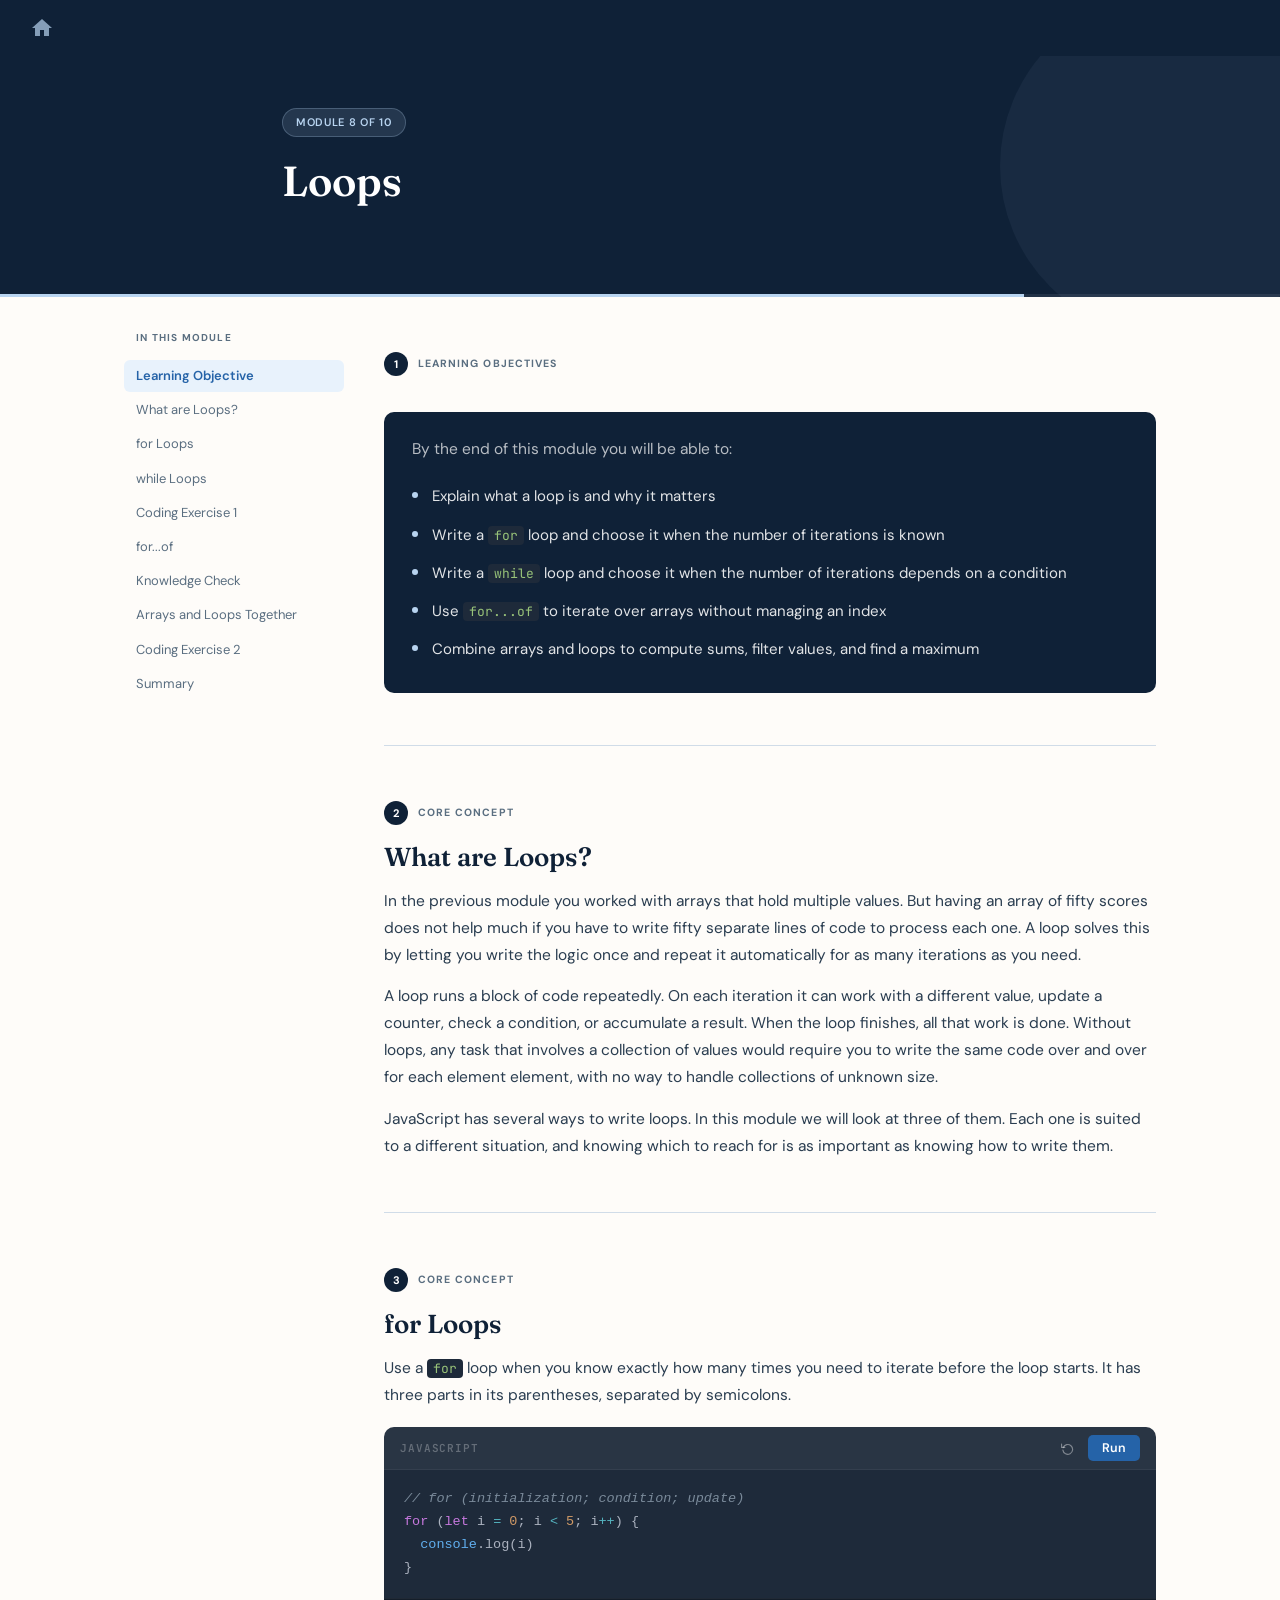
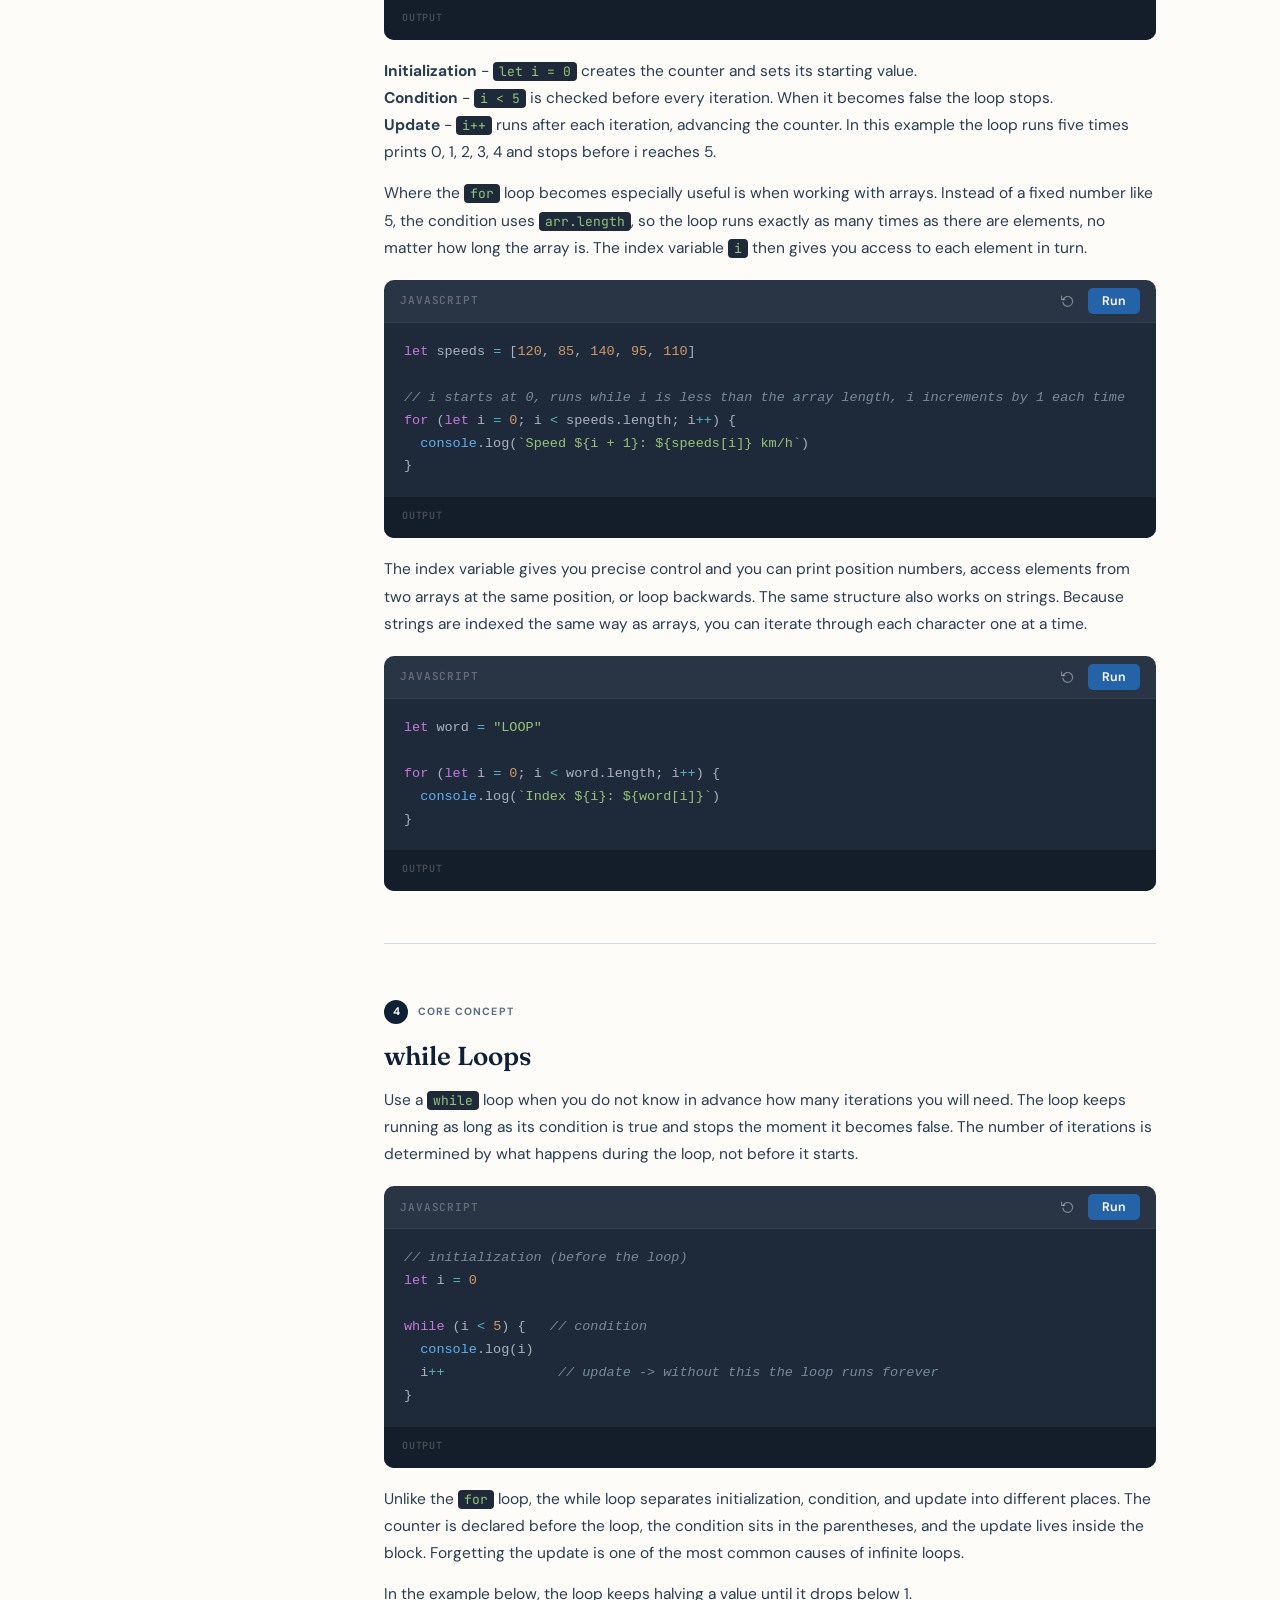
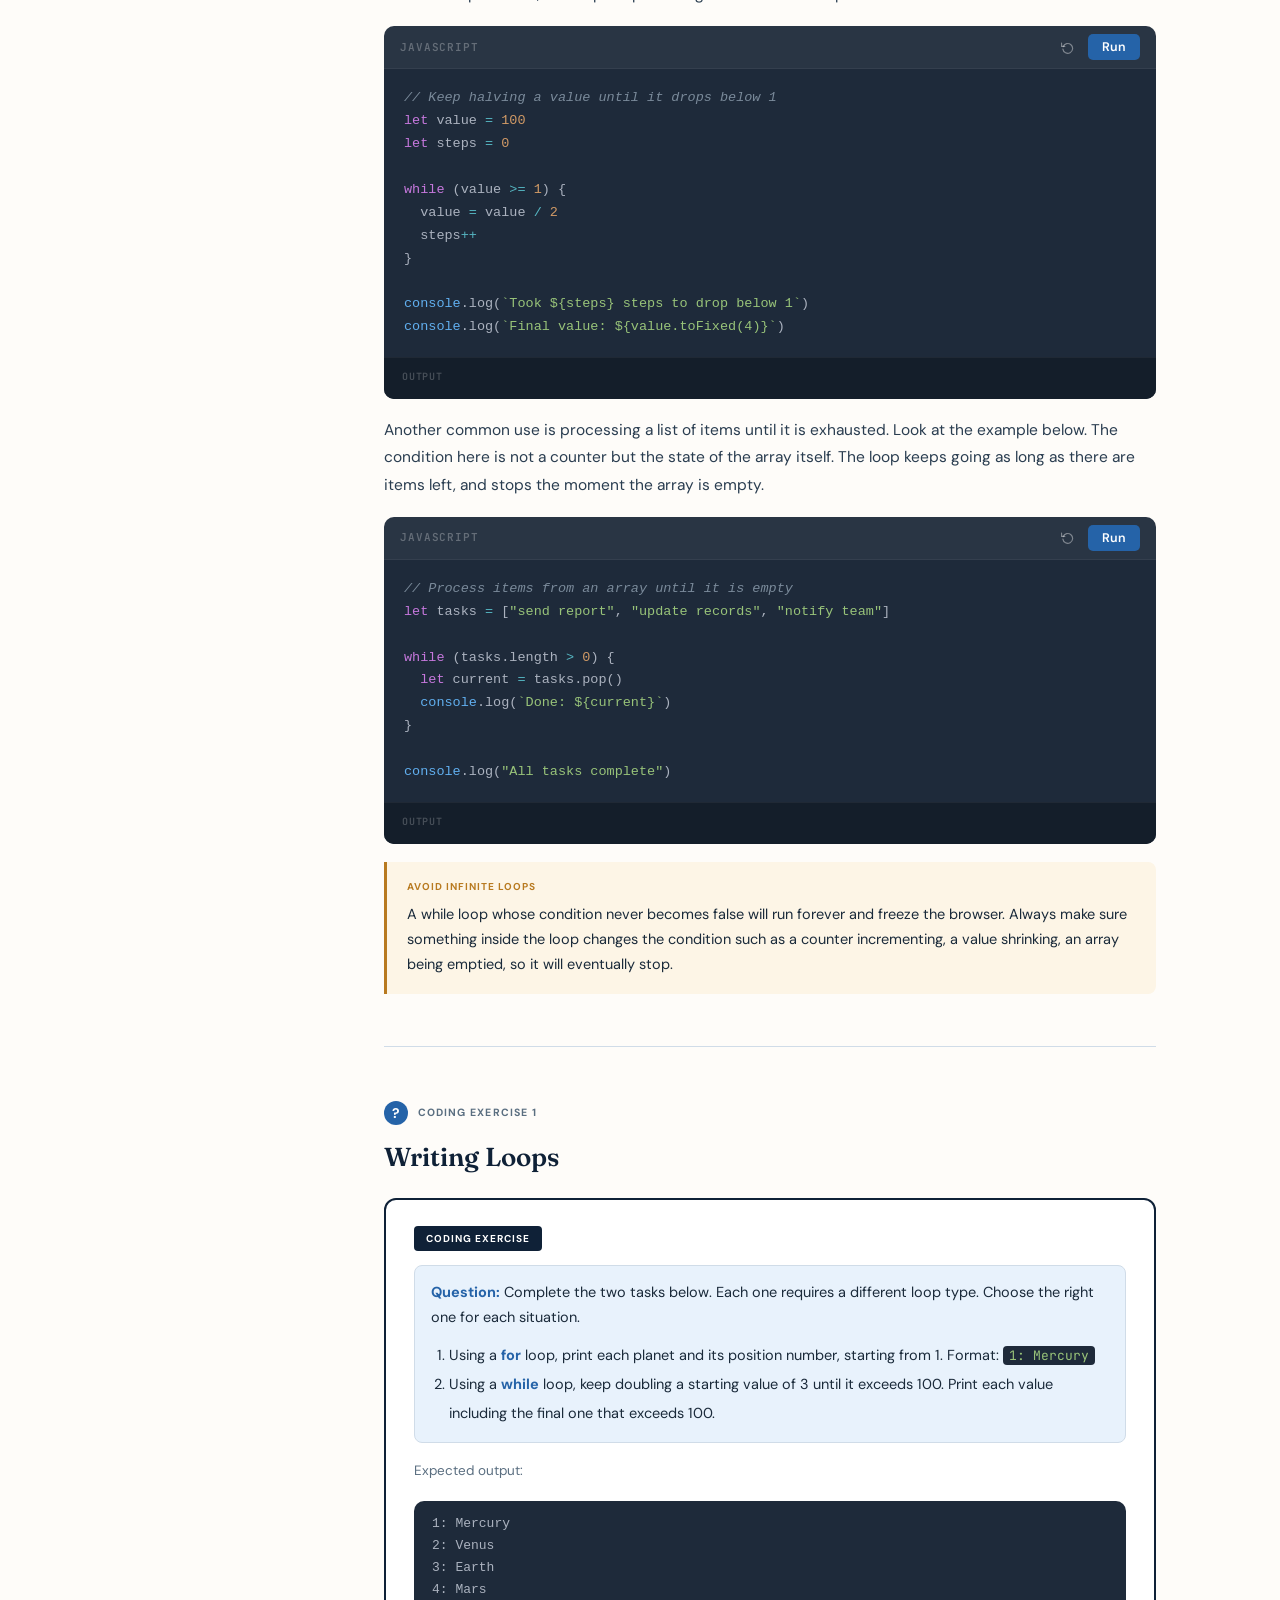
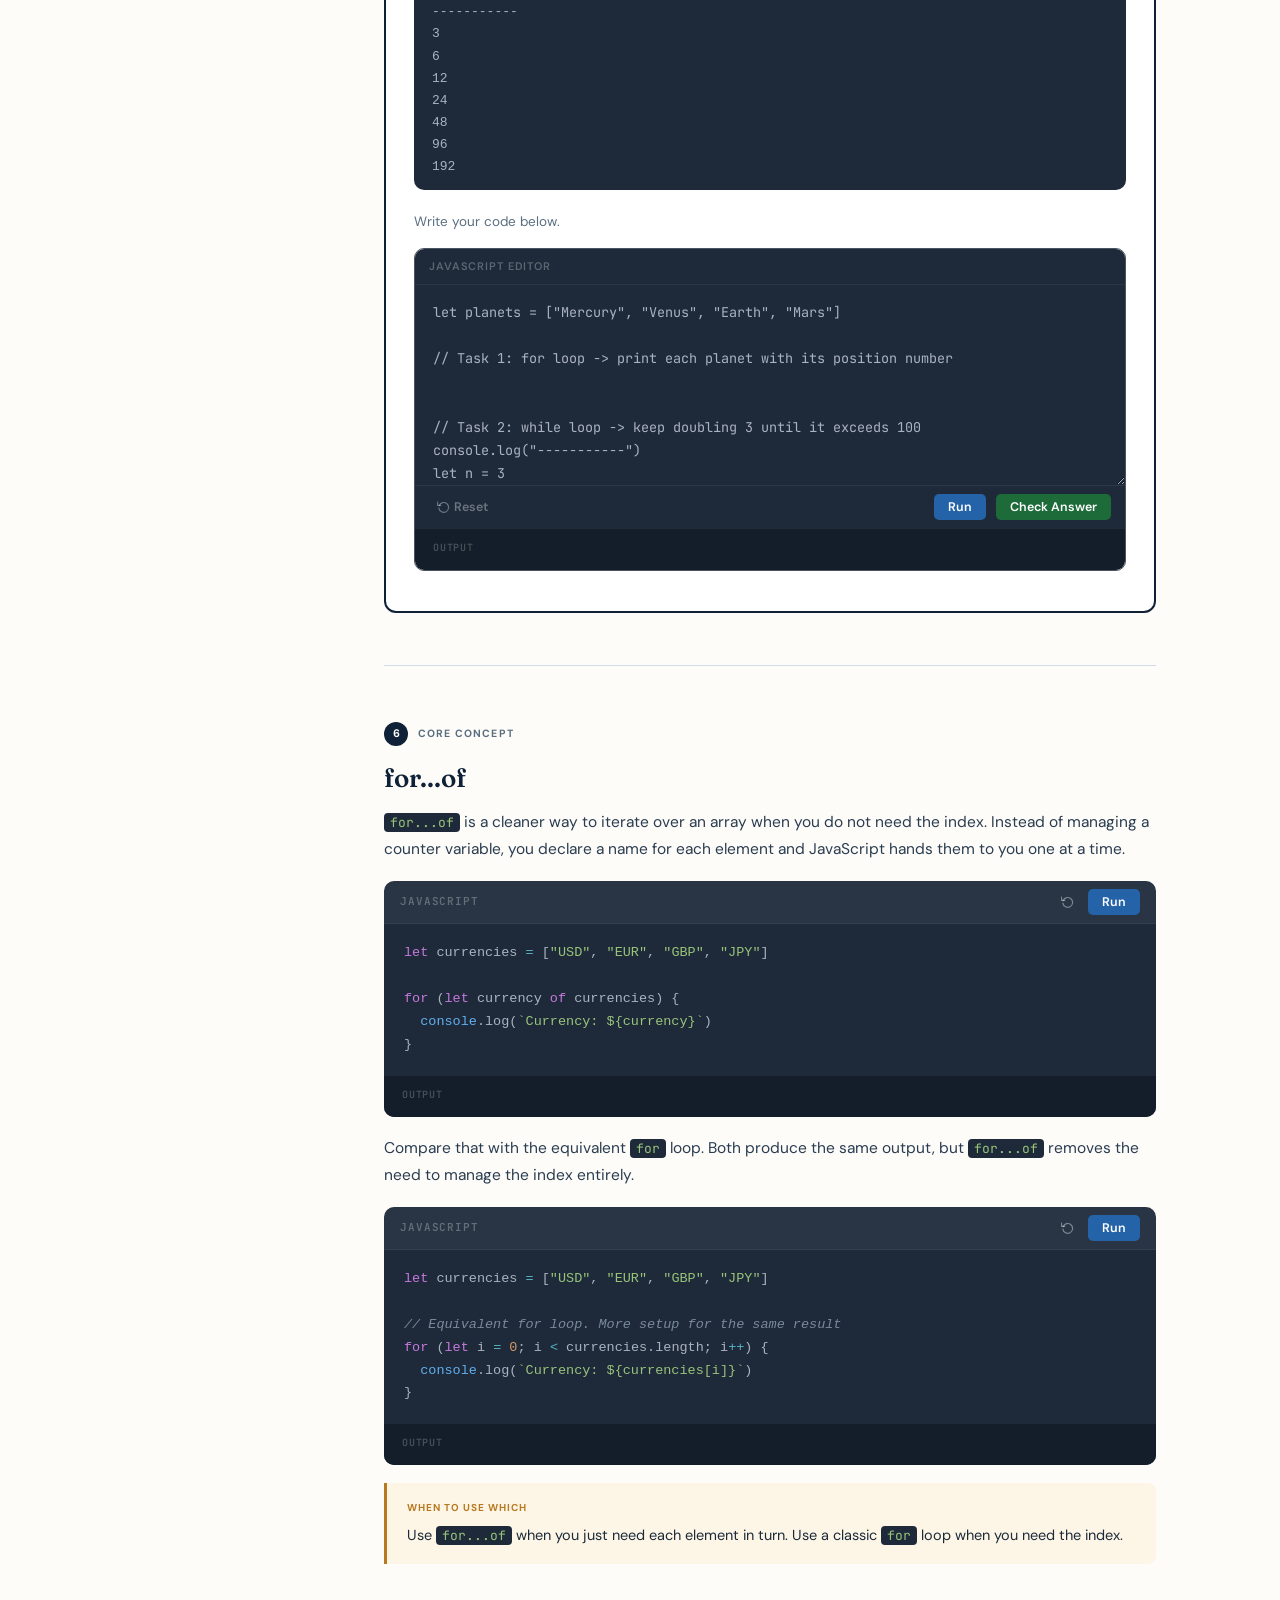
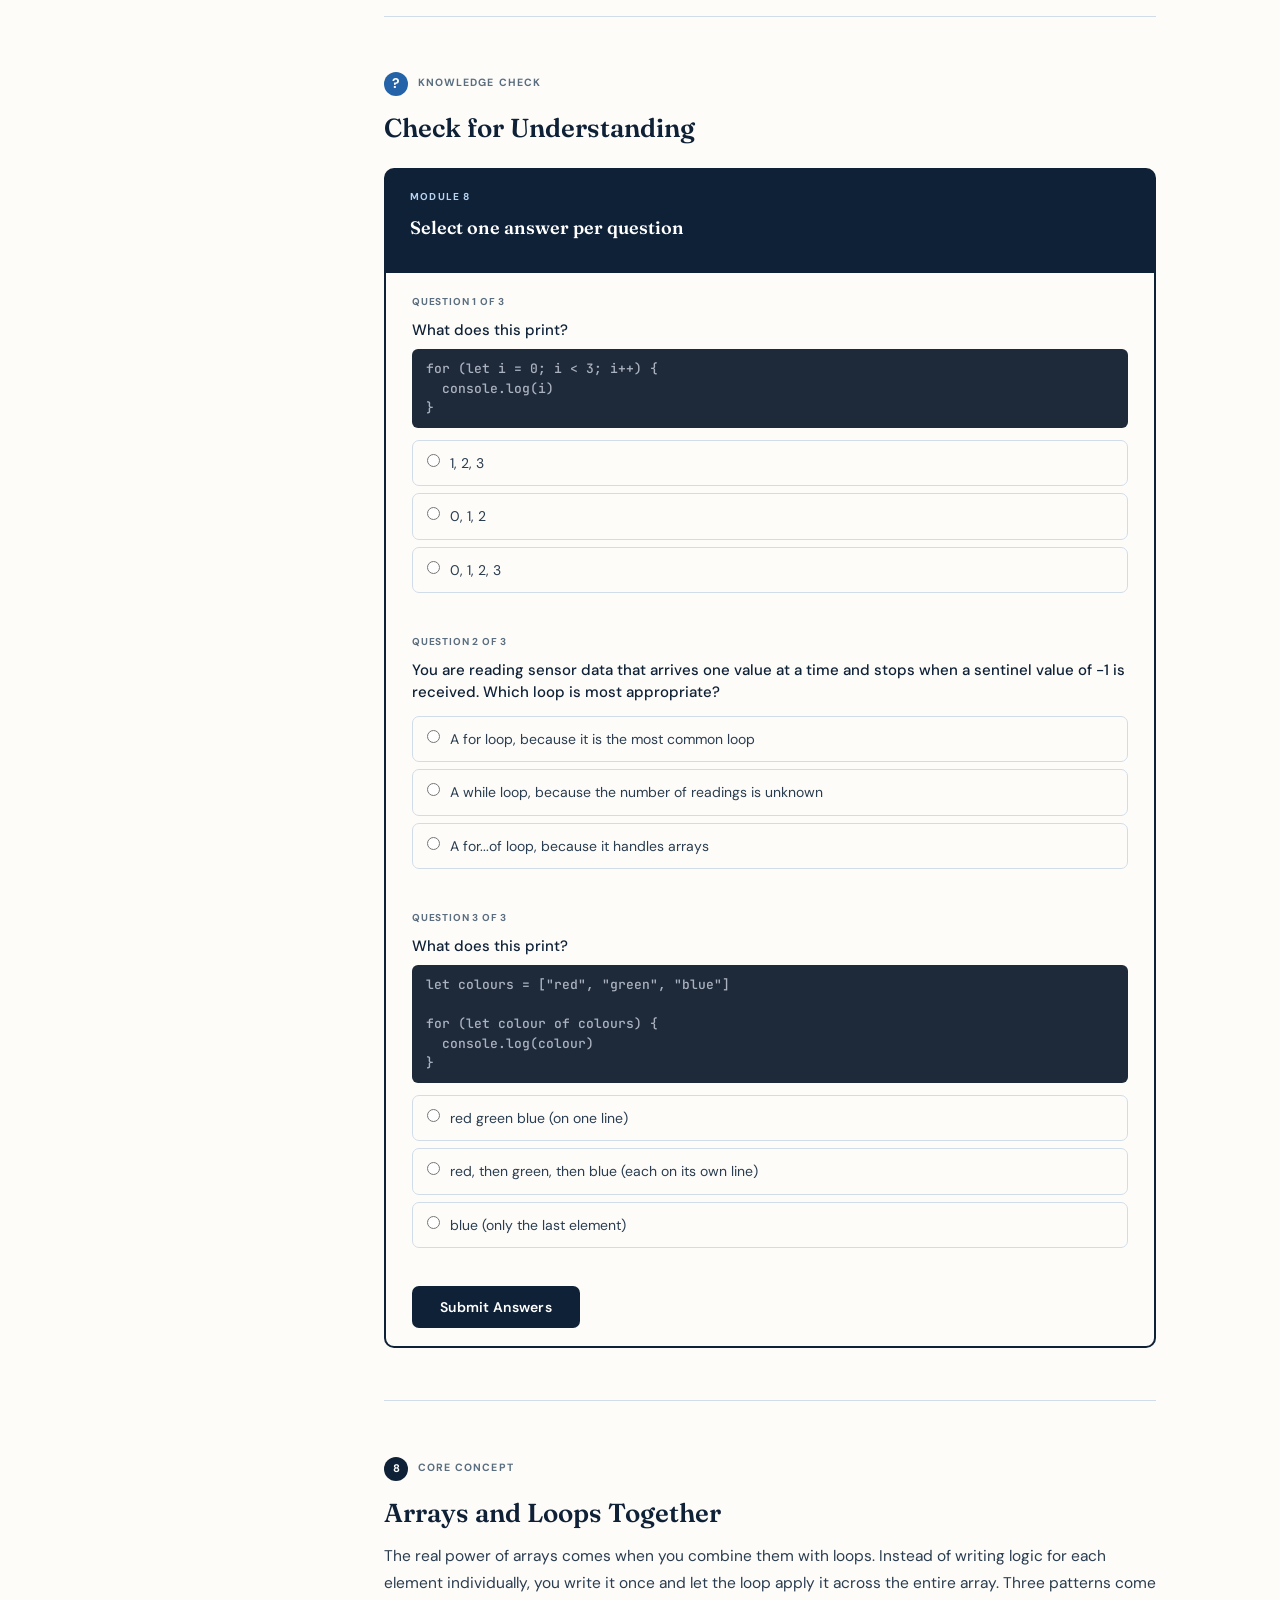
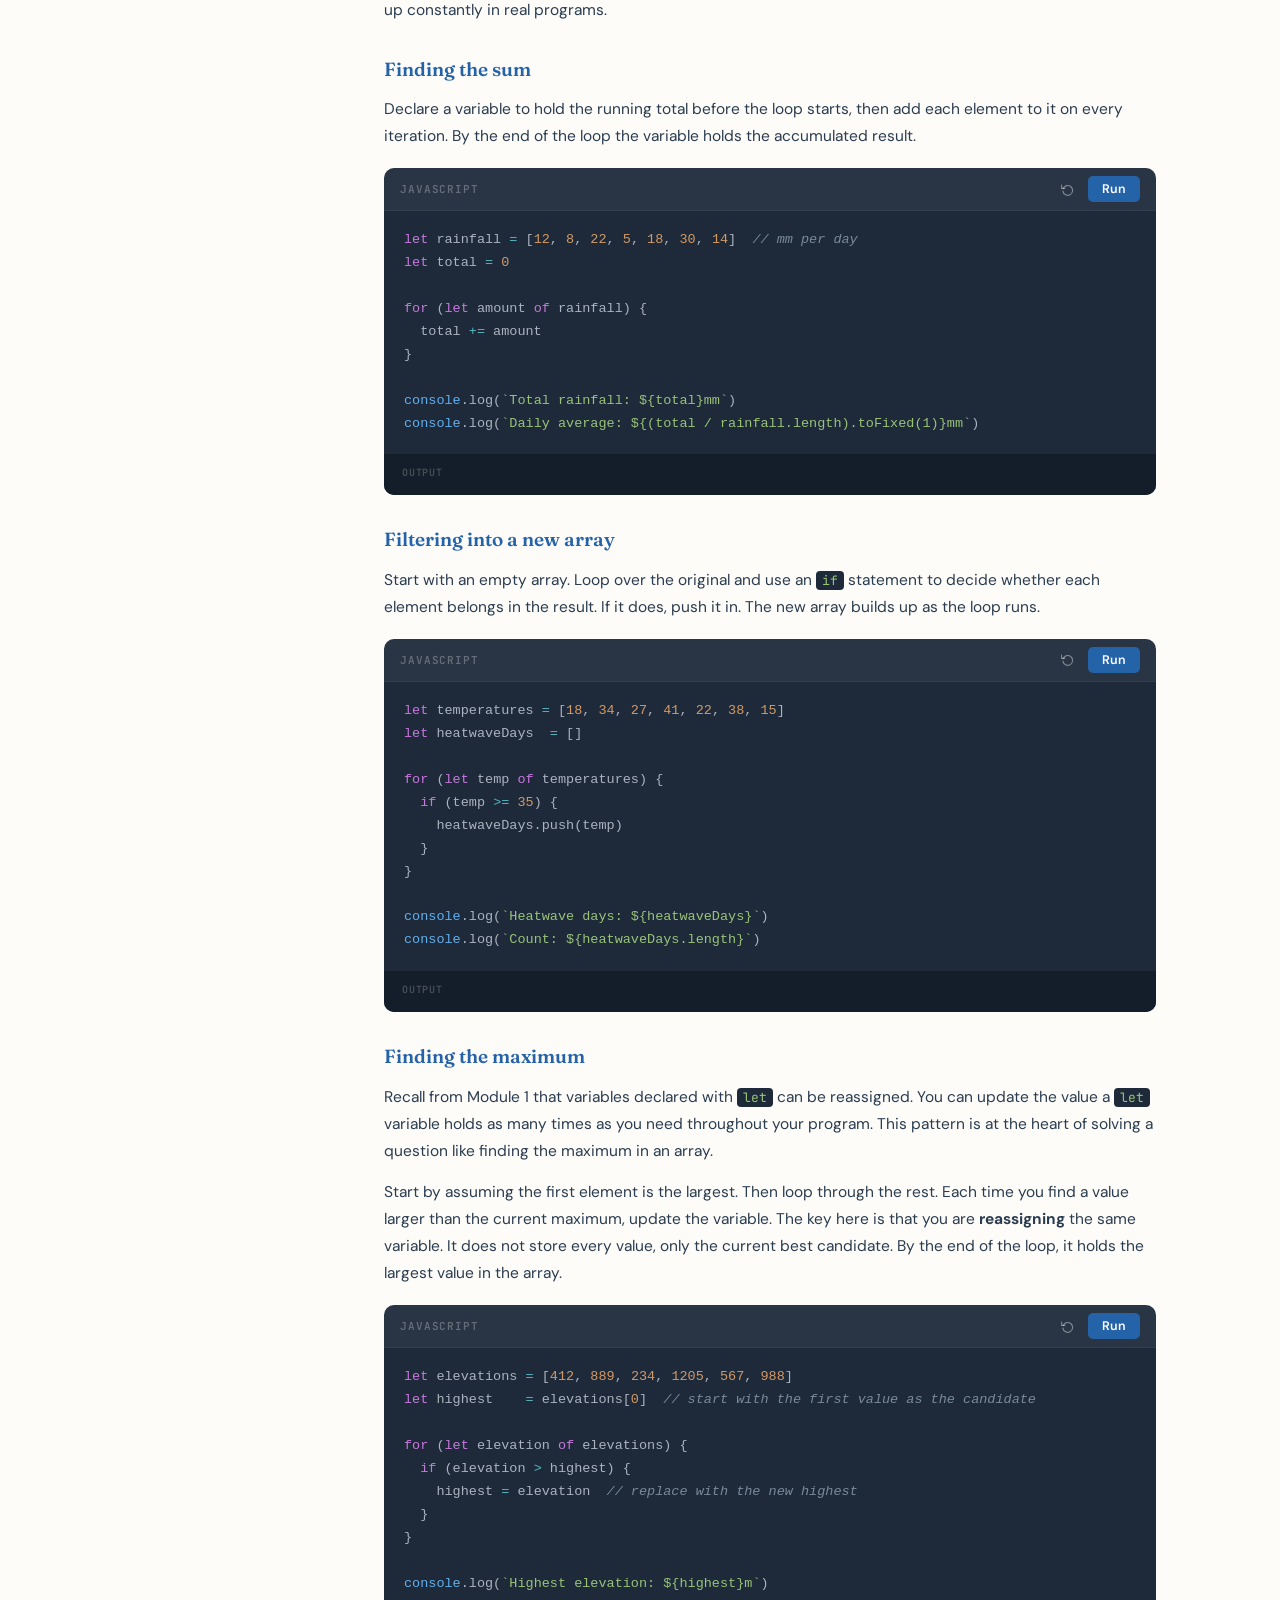
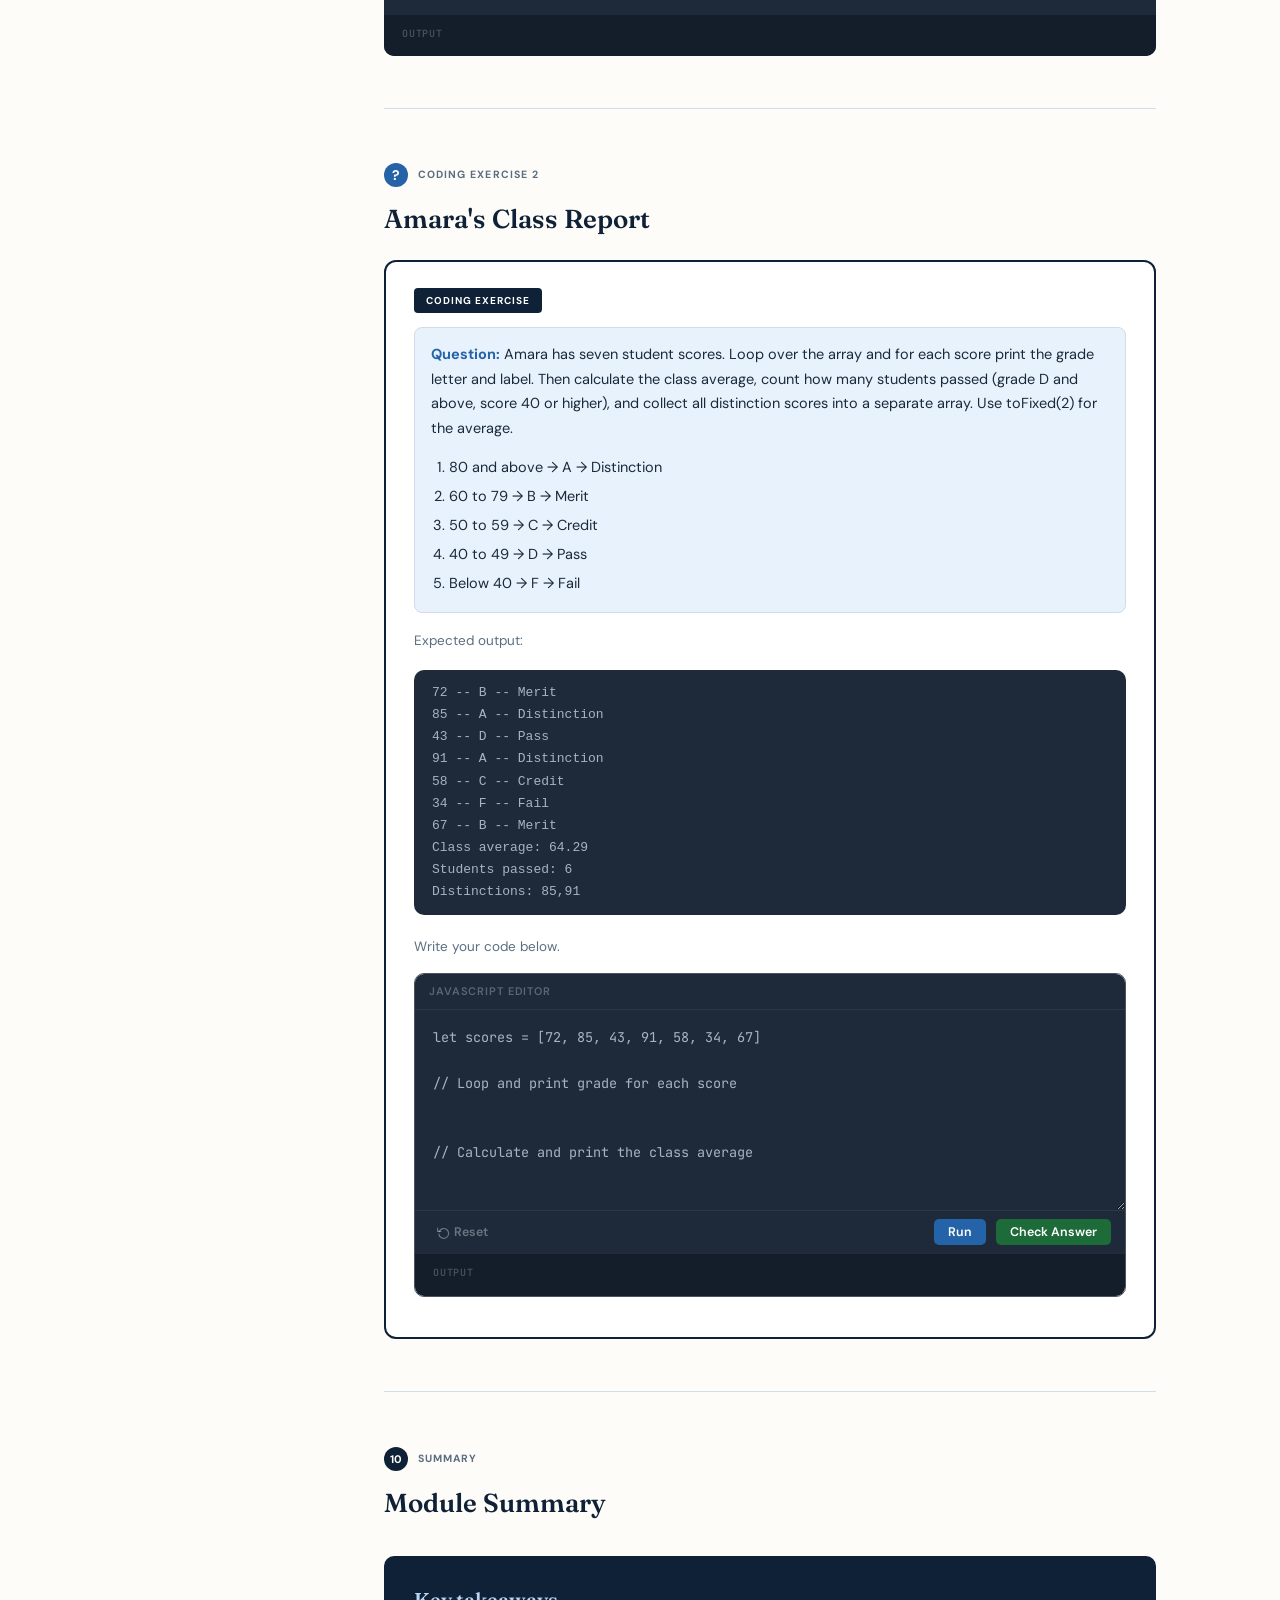
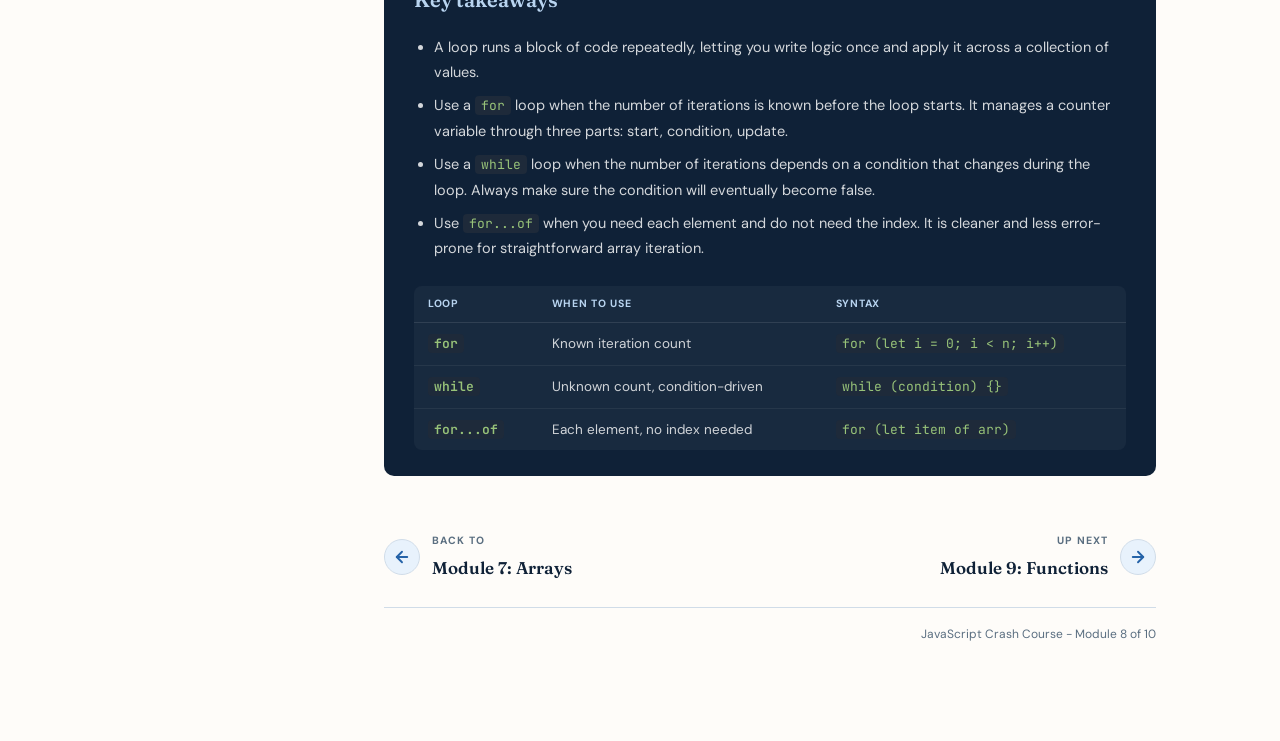
<file: modules/module8.html>
<!doctype html>
<html lang="en">
	<head>
		<meta charset="UTF-8" />
		<meta name="viewport" content="width=device-width, initial-scale=1.0" />
		<title>Module 8: Loops</title>
		<link
			href="https://fonts.googleapis.com/css2?family=Fraunces:opsz,wght@9..144,400;9..144,600&family=DM+Sans:wght@300;400;500;600&family=JetBrains+Mono:wght@400;600&display=swap"
			rel="stylesheet"
		/>
		<link rel="stylesheet" href="../assets/css/main.css" />
	</head>
	<body>
		<nav class="top-nav">
			<a class="top-nav-home" href="../index.html" title="Home">
				<span class="material-icons">home</span>
			</a>
		</nav>

		<header class="lesson-header">
			<div class="header-inner">
				<div class="lesson-meta">
					<span class="badge">Module 8 of 10</span>
				</div>
				<h1>Loops</h1>
			</div>
			<div class="progress-bar-wrap">
				<div class="progress-bar-fill" style="width: 80%"></div>
			</div>
		</header>

		<div class="page-wrap">
			<aside class="sidebar" id="sidebar">
				<div class="sidebar-label">In this module</div>
				<ul class="sidebar-nav">
					<li><a href="#s1">Learning Objective</a></li>
					<li><a href="#s2">What are Loops?</a></li>
					<li><a href="#s3">for Loops</a></li>
					<li><a href="#s4">while Loops</a></li>
					<li><a href="#s5">Coding Exercise 1</a></li>
					<li><a href="#s6">for...of</a></li>
					<li><a href="#s7">Knowledge Check</a></li>
					<li><a href="#s8">Arrays and Loops Together</a></li>
					<li><a href="#s9">Coding Exercise 2</a></li>
					<li><a href="#s10">Summary</a></li>
				</ul>
			</aside>

			<button
				class="sidebar-toggle"
				id="sidebarToggle"
				aria-label="Toggle menu"
			>
				<svg
					viewBox="0 0 24 24"
					fill="none"
					stroke="currentColor"
					stroke-width="2"
					stroke-linecap="round"
					stroke-linejoin="round"
				>
					<line x1="3" y1="6" x2="21" y2="6" />
					<line x1="3" y1="12" x2="21" y2="12" />
					<line x1="3" y1="18" x2="21" y2="18" />
				</svg>
			</button>

			<main class="lesson-body">
				<!-- 1. LEARNING OBJECTIVE -->
				<div class="section" id="s1">
					<div class="section-label">
						<div class="section-num">1</div>
						<span class="section-title-sm">Learning Objectives</span>
					</div>
					<div class="objective-box">
						<p class="obj-intro">
							By the end of this module you will be able to:
						</p>
						<ul class="obj-list">
							<li>Explain what a loop is and why it matters</li>
							<li>
								Write a <code>for</code> loop and choose it when the number of
								iterations is known
							</li>
							<li>
								Write a <code>while</code> loop and choose it when the number of
								iterations depends on a condition
							</li>
							<li>
								Use <code>for...of</code> to iterate over arrays without
								managing an index
							</li>
							<li>
								Combine arrays and loops to compute sums, filter values, and
								find a maximum
							</li>
						</ul>
					</div>
				</div>

				<hr class="divider" />

				<!-- 2. WHAT ARE LOOPS -->
				<div class="section" id="s2">
					<div class="section-label">
						<div class="section-num">2</div>
						<span class="section-title-sm">Core Concept</span>
					</div>
					<h2>What are Loops?</h2>

					<p>
						In the previous module you worked with arrays that hold multiple
						values. But having an array of fifty scores does not help much if
						you have to write fifty separate lines of code to process each one.
						A loop solves this by letting you write the logic once and repeat it
						automatically for as many iterations as you need.
					</p>

					<p>
						A loop runs a block of code repeatedly. On each iteration it can
						work with a different value, update a counter, check a condition, or
						accumulate a result. When the loop finishes, all that work is done.
						Without loops, any task that involves a collection of values would
						require you to write the same code over and over for each element
						element, with no way to handle collections of unknown size.
					</p>

					<p>
						JavaScript has several ways to write loops. In this module we will
						look at three of them. Each one is suited to a different situation,
						and knowing which to reach for is as important as knowing how to
						write them.
					</p>
				</div>

				<hr class="divider" />

				<!-- 3. FOR LOOPS -->
				<div class="section" id="s3">
					<div class="section-label">
						<div class="section-num">3</div>
						<span class="section-title-sm">Core Concept</span>
					</div>
					<h2>for Loops</h2>

					<p>
						Use a <code>for</code> loop when you know exactly how many times you
						need to iterate before the loop starts. It has three parts in its
						parentheses, separated by semicolons.
					</p>

					<div class="code-block">
						<div class="code-block-header">
							<span class="code-lang">JavaScript</span>
							<div class="code-block-btns">
								<button
									class="reset-btn"
									onclick="resetStatic('ex0a')"
									title="Reset"
								>
									<svg
										viewBox="0 0 24 24"
										fill="none"
										stroke="currentColor"
										stroke-width="2.2"
										stroke-linecap="round"
										stroke-linejoin="round"
									>
										<polyline points="1 4 1 10 7 10"></polyline>
										<path d="M3.51 15a9 9 0 1 0 .49-4.5"></path>
									</svg></button
								><button class="run-btn" onclick="runStatic('ex0a')">
									Run
								</button>
							</div>
						</div>
						<pre
							contenteditable="true"
							spellcheck="false"
							id="ex0a-code"
						><span class="cmt">// for (initialization; condition; update)</span>
<span class="kw">for</span> (<span class="kw">let</span> i <span class="op">=</span> <span class="num">0</span>; i <span class="op">&lt;</span> <span class="num">5</span>; i<span class="op">++</span>) {
  <span class="fn">console</span>.log(i)
}</pre>
						<div class="code-output" id="ex0a-output">
							<div class="output-label">Output</div>
						</div>
					</div>

					<p>
						<strong>Initialization</strong> - <code>let i = 0</code> creates the
						counter and sets its starting value.
						<br />
						<strong>Condition</strong> - <code>i &lt; 5</code> is checked before
						every iteration. When it becomes false the loop stops.
						<br />
						<strong>Update</strong> - <code>i++</code> runs after each
						iteration, advancing the counter. In this example the loop runs five
						times prints 0, 1, 2, 3, 4 and stops before i reaches 5.
					</p>

					<p>
						Where the <code>for</code> loop becomes especially useful is when
						working with arrays. Instead of a fixed number like 5, the condition
						uses <code>arr.length</code>, so the loop runs exactly as many times
						as there are elements, no matter how long the array is. The index
						variable <code>i</code> then gives you access to each element in
						turn.
					</p>

					<div class="code-block">
						<div class="code-block-header">
							<span class="code-lang">JavaScript</span>
							<div class="code-block-btns">
								<button
									class="reset-btn"
									onclick="resetStatic('ex1')"
									title="Reset"
								>
									<svg
										viewBox="0 0 24 24"
										fill="none"
										stroke="currentColor"
										stroke-width="2.2"
										stroke-linecap="round"
										stroke-linejoin="round"
									>
										<polyline points="1 4 1 10 7 10"></polyline>
										<path d="M3.51 15a9 9 0 1 0 .49-4.5"></path>
									</svg></button
								><button class="run-btn" onclick="runStatic('ex1')">Run</button>
							</div>
						</div>
						<pre
							contenteditable="true"
							spellcheck="false"
							id="ex1-code"
						><span class="kw">let</span> speeds <span class="op">=</span> [<span class="num">120</span>, <span class="num">85</span>, <span class="num">140</span>, <span class="num">95</span>, <span class="num">110</span>]

<span class="cmt">// i starts at 0, runs while i is less than the array length, i increments by 1 each time</span>
<span class="kw">for</span> (<span class="kw">let</span> i <span class="op">=</span> <span class="num">0</span>; i <span class="op">&lt;</span> speeds.length; i<span class="op">++</span>) {
  <span class="fn">console</span>.log(<span class="str">`Speed ${i + 1}: ${speeds[i]} km/h`</span>)
}</pre>
						<div class="code-output" id="ex1-output">
							<div class="output-label">Output</div>
						</div>
					</div>

					<p>
						The index variable gives you precise control and you can print
						position numbers, access elements from two arrays at the same
						position, or loop backwards. The same structure also works on
						strings. Because strings are indexed the same way as arrays, you can
						iterate through each character one at a time.
					</p>

					<div class="code-block">
						<div class="code-block-header">
							<span class="code-lang">JavaScript</span>
							<div class="code-block-btns">
								<button
									class="reset-btn"
									onclick="resetStatic('ex2')"
									title="Reset"
								>
									<svg
										viewBox="0 0 24 24"
										fill="none"
										stroke="currentColor"
										stroke-width="2.2"
										stroke-linecap="round"
										stroke-linejoin="round"
									>
										<polyline points="1 4 1 10 7 10"></polyline>
										<path d="M3.51 15a9 9 0 1 0 .49-4.5"></path>
									</svg></button
								><button class="run-btn" onclick="runStatic('ex2')">Run</button>
							</div>
						</div>
						<pre
							contenteditable="true"
							spellcheck="false"
							id="ex2-code"
						><span class="kw">let</span> word <span class="op">=</span> <span class="str">"LOOP"</span>

<span class="kw">for</span> (<span class="kw">let</span> i <span class="op">=</span> <span class="num">0</span>; i <span class="op">&lt;</span> word.length; i<span class="op">++</span>) {
  <span class="fn">console</span>.log(<span class="str">`Index ${i}: ${word[i]}`</span>)
}</pre>
						<div class="code-output" id="ex2-output">
							<div class="output-label">Output</div>
						</div>
					</div>
				</div>

				<hr class="divider" />

				<!-- 4. WHILE LOOPS -->
				<div class="section" id="s4">
					<div class="section-label">
						<div class="section-num">4</div>
						<span class="section-title-sm">Core Concept</span>
					</div>
					<h2>while Loops</h2>

					<p>
						Use a <code>while</code> loop when you do not know in advance how
						many iterations you will need. The loop keeps running as long as its
						condition is true and stops the moment it becomes false. The number
						of iterations is determined by what happens during the loop, not
						before it starts.
					</p>

					<div class="code-block">
						<div class="code-block-header">
							<span class="code-lang">JavaScript</span>
							<div class="code-block-btns">
								<button
									class="reset-btn"
									onclick="resetStatic('ex0b')"
									title="Reset"
								>
									<svg
										viewBox="0 0 24 24"
										fill="none"
										stroke="currentColor"
										stroke-width="2.2"
										stroke-linecap="round"
										stroke-linejoin="round"
									>
										<polyline points="1 4 1 10 7 10"></polyline>
										<path d="M3.51 15a9 9 0 1 0 .49-4.5"></path>
									</svg></button
								><button class="run-btn" onclick="runStatic('ex0b')">
									Run
								</button>
							</div>
						</div>
						<pre
							contenteditable="true"
							spellcheck="false"
							id="ex0b-code"
						><span class="cmt">// initialization (before the loop)</span>
<span class="kw">let</span> i <span class="op">=</span> <span class="num">0</span>

<span class="kw">while</span> (i <span class="op">&lt;</span> <span class="num">5</span>) {   <span class="cmt">// condition</span>
  <span class="fn">console</span>.log(i)
  i<span class="op">++</span>              <span class="cmt">// update -> without this the loop runs forever</span>
}</pre>
						<div class="code-output" id="ex0b-output">
							<div class="output-label">Output</div>
						</div>
					</div>

					<p>
						Unlike the <code>for</code> loop, the while loop separates
						initialization, condition, and update into different places. The
						counter is declared before the loop, the condition sits in the
						parentheses, and the update lives inside the block. Forgetting the
						update is one of the most common causes of infinite loops.
					</p>

					<p>
						In the example below, the loop keeps halving a value until it drops
						below 1.
					</p>

					<div class="code-block">
						<div class="code-block-header">
							<span class="code-lang">JavaScript</span>
							<div class="code-block-btns">
								<button
									class="reset-btn"
									onclick="resetStatic('ex3')"
									title="Reset"
								>
									<svg
										viewBox="0 0 24 24"
										fill="none"
										stroke="currentColor"
										stroke-width="2.2"
										stroke-linecap="round"
										stroke-linejoin="round"
									>
										<polyline points="1 4 1 10 7 10"></polyline>
										<path d="M3.51 15a9 9 0 1 0 .49-4.5"></path>
									</svg></button
								><button class="run-btn" onclick="runStatic('ex3')">Run</button>
							</div>
						</div>
						<pre
							contenteditable="true"
							spellcheck="false"
							id="ex3-code"
						><span class="cmt">// Keep halving a value until it drops below 1</span>
<span class="kw">let</span> value <span class="op">=</span> <span class="num">100</span>
<span class="kw">let</span> steps <span class="op">=</span> <span class="num">0</span>

<span class="kw">while</span> (value <span class="op">&gt;=</span> <span class="num">1</span>) {
  value <span class="op">=</span> value <span class="op">/</span> <span class="num">2</span>
  steps<span class="op">++</span>
}

<span class="fn">console</span>.log(<span class="str">`Took ${steps} steps to drop below 1`</span>)
<span class="fn">console</span>.log(<span class="str">`Final value: ${value.toFixed(4)}`</span>)</pre>
						<div class="code-output" id="ex3-output">
							<div class="output-label">Output</div>
						</div>
					</div>

					<p>
						Another common use is processing a list of items until it is
						exhausted. Look at the example below. The condition here is not a
						counter but the state of the array itself. The loop keeps going as
						long as there are items left, and stops the moment the array is
						empty.
					</p>

					<div class="code-block">
						<div class="code-block-header">
							<span class="code-lang">JavaScript</span>
							<div class="code-block-btns">
								<button
									class="reset-btn"
									onclick="resetStatic('ex4')"
									title="Reset"
								>
									<svg
										viewBox="0 0 24 24"
										fill="none"
										stroke="currentColor"
										stroke-width="2.2"
										stroke-linecap="round"
										stroke-linejoin="round"
									>
										<polyline points="1 4 1 10 7 10"></polyline>
										<path d="M3.51 15a9 9 0 1 0 .49-4.5"></path>
									</svg></button
								><button class="run-btn" onclick="runStatic('ex4')">Run</button>
							</div>
						</div>
						<pre
							contenteditable="true"
							spellcheck="false"
							id="ex4-code"
						><span class="cmt">// Process items from an array until it is empty</span>
<span class="kw">let</span> tasks <span class="op">=</span> [<span class="str">"send report"</span>, <span class="str">"update records"</span>, <span class="str">"notify team"</span>]

<span class="kw">while</span> (tasks.length <span class="op">&gt;</span> <span class="num">0</span>) {
  <span class="kw">let</span> current <span class="op">=</span> tasks.pop()
  <span class="fn">console</span>.log(<span class="str">`Done: ${current}`</span>)
}

<span class="fn">console</span>.log(<span class="str">"All tasks complete"</span>)</pre>
						<div class="code-output" id="ex4-output">
							<div class="output-label">Output</div>
						</div>
					</div>

					<div class="callout warn">
						<div class="callout-label">Avoid infinite loops</div>
						<p>
							A while loop whose condition never becomes false will run forever
							and freeze the browser. Always make sure something inside the loop
							changes the condition such as a counter incrementing, a value
							shrinking, an array being emptied, so it will eventually stop.
						</p>
					</div>
				</div>

				<hr class="divider" />

				<!-- 5. CODING EXERCISE 1 -->
				<div class="section" id="s5">
					<div class="section-label">
						<div class="section-num question">?</div>
						<span class="section-title-sm">Coding Exercise 1</span>
					</div>
					<h2>Writing Loops</h2>

					<div class="activity-box">
						<div class="activity-header">
							<span class="activity-tag">Coding Exercise</span>
						</div>
						<div class="activity-scenario">
							<strong>Question:</strong> Complete the two tasks below. Each one
							requires a different loop type. Choose the right one for each
							situation.
							<ol style="margin-top: 12px; padding-left: 18px; line-height: 2">
								<li>
									Using a <strong>for</strong> loop, print each planet and its
									position number, starting from 1. Format:
									<code>1: Mercury</code>
								</li>
								<li>
									Using a <strong>while</strong> loop, keep doubling a starting
									value of 3 until it exceeds 100. Print each value including
									the final one that exceeds 100.
								</li>
							</ol>
						</div>

						<p
							style="
								font-size: 13.5px;
								color: var(--muted);
								margin-bottom: 10px;
							"
						>
							Expected output:
						</p>
						<div class="code-block" style="margin-bottom: 16px">
							<pre style="padding: 12px 18px; color: #abb2bf; font-size: 13px">
1: Mercury
2: Venus
3: Earth
4: Mars
-----------
3
6
12
24
48
96
192</pre
							>
						</div>

						<p
							style="
								font-size: 13.5px;
								color: var(--muted);
								margin-top: 20px;
								margin-bottom: 8px;
							"
						>
							Write your code below.
						</p>
						<div class="editor-wrap" id="editor1">
							<div class="editor-header">
								<span class="editor-label">JavaScript Editor</span>
							</div>
							<textarea
								class="editor-textarea"
								id="editor1-code"
								spellcheck="false"
							>
let planets = ["Mercury", "Venus", "Earth", "Mars"]

// Task 1: for loop -> print each planet with its position number


// Task 2: while loop -> keep doubling 3 until it exceeds 100
console.log("-----------")
let n = 3

</textarea
							>
							<div class="editor-footer">
								<button
									class="editor-reset-btn"
									onclick="resetEditor('editor1')"
									title="Reset code"
								>
									<svg
										viewBox="0 0 24 24"
										fill="none"
										stroke="currentColor"
										stroke-width="2.2"
										stroke-linecap="round"
										stroke-linejoin="round"
									>
										<polyline points="1 4 1 10 7 10"></polyline>
										<path d="M3.51 15a9 9 0 1 0 .49-4.5"></path>
									</svg>
									Reset
								</button>
								<div class="spacer"></div>
								<button class="run-btn" onclick="runCode('editor1')">
									Run
								</button>
								<button class="check-btn" onclick="checkAnswer('ex1')">
									Check Answer
								</button>
							</div>
							<div class="output-area" id="editor1-output">
								<div class="output-label">Output</div>
							</div>
						</div>
						<div class="check-result" id="checkResult1"></div>
					</div>
				</div>

				<hr class="divider" />

				<!-- 6. FOR...OF -->
				<div class="section" id="s6">
					<div class="section-label">
						<div class="section-num">6</div>
						<span class="section-title-sm">Core Concept</span>
					</div>
					<h2>for...of</h2>

					<p>
						<code>for...of</code> is a cleaner way to iterate over an array when
						you do not need the index. Instead of managing a counter variable,
						you declare a name for each element and JavaScript hands them to you
						one at a time.
					</p>

					<div class="code-block">
						<div class="code-block-header">
							<span class="code-lang">JavaScript</span>
							<div class="code-block-btns">
								<button
									class="reset-btn"
									onclick="resetStatic('ex5')"
									title="Reset"
								>
									<svg
										viewBox="0 0 24 24"
										fill="none"
										stroke="currentColor"
										stroke-width="2.2"
										stroke-linecap="round"
										stroke-linejoin="round"
									>
										<polyline points="1 4 1 10 7 10"></polyline>
										<path d="M3.51 15a9 9 0 1 0 .49-4.5"></path>
									</svg></button
								><button class="run-btn" onclick="runStatic('ex5')">Run</button>
							</div>
						</div>
						<pre
							contenteditable="true"
							spellcheck="false"
							id="ex5-code"
						><span class="kw">let</span> currencies <span class="op">=</span> [<span class="str">"USD"</span>, <span class="str">"EUR"</span>, <span class="str">"GBP"</span>, <span class="str">"JPY"</span>]

<span class="kw">for</span> (<span class="kw">let</span> currency <span class="kw">of</span> currencies) {
  <span class="fn">console</span>.log(<span class="str">`Currency: ${currency}`</span>)
}</pre>
						<div class="code-output" id="ex5-output">
							<div class="output-label">Output</div>
						</div>
					</div>

					<p>
						Compare that with the equivalent <code>for</code> loop. Both produce
						the same output, but <code>for...of</code> removes the need to
						manage the index entirely.
					</p>

					<div class="code-block">
						<div class="code-block-header">
							<span class="code-lang">JavaScript</span>
							<div class="code-block-btns">
								<button
									class="reset-btn"
									onclick="resetStatic('ex6')"
									title="Reset"
								>
									<svg
										viewBox="0 0 24 24"
										fill="none"
										stroke="currentColor"
										stroke-width="2.2"
										stroke-linecap="round"
										stroke-linejoin="round"
									>
										<polyline points="1 4 1 10 7 10"></polyline>
										<path d="M3.51 15a9 9 0 1 0 .49-4.5"></path>
									</svg></button
								><button class="run-btn" onclick="runStatic('ex6')">Run</button>
							</div>
						</div>
						<pre
							contenteditable="true"
							spellcheck="false"
							id="ex6-code"
						><span class="kw">let</span> currencies <span class="op">=</span> [<span class="str">"USD"</span>, <span class="str">"EUR"</span>, <span class="str">"GBP"</span>, <span class="str">"JPY"</span>]

<span class="cmt">// Equivalent for loop. More setup for the same result</span>
<span class="kw">for</span> (<span class="kw">let</span> i <span class="op">=</span> <span class="num">0</span>; i <span class="op">&lt;</span> currencies.length; i<span class="op">++</span>) {
  <span class="fn">console</span>.log(<span class="str">`Currency: ${currencies[i]}`</span>)
}</pre>
						<div class="code-output" id="ex6-output">
							<div class="output-label">Output</div>
						</div>
					</div>

					<div class="callout warn">
						<div class="callout-label">When to use which</div>
						<p>
							Use <code>for...of</code> when you just need each element in turn.
							Use a classic <code>for</code> loop when you need the index.
						</p>
					</div>
				</div>

				<hr class="divider" />

				<!-- 7. KNOWLEDGE CHECK -->
				<div class="section" id="s7">
					<div class="section-label">
						<div class="section-num question">?</div>
						<span class="section-title-sm">Knowledge Check</span>
					</div>
					<h2>Check for Understanding</h2>

					<div class="quiz-box">
						<div class="quiz-intro">
							<div class="quiz-intro-label">Module 8</div>
							<h3>Select one answer per question</h3>
						</div>
						<div class="quiz-questions">
							<div class="quiz-q">
								<div class="q-num">Question 1 of 3</div>
								<div class="q-text">
									What does this print?
									<pre
										style="
											margin-top: 8px;
											padding: 10px 14px;
											background: #1e2a3a;
											border-radius: 6px;
											font-size: 13px;
											color: #abb2bf;
											font-family: &quot;JetBrains Mono&quot;, monospace;
											font-variant-ligatures: none;
										"
									>
for (let i = 0; i < 3; i++) {
  console.log(i)
}</pre
									>
								</div>
								<ul class="q-options">
									<li class="q-option" data-q="1" data-val="a">
										<input type="radio" name="q1" /> 1, 2, 3
									</li>
									<li class="q-option" data-q="1" data-val="b">
										<input type="radio" name="q1" /> 0, 1, 2
									</li>
									<li class="q-option" data-q="1" data-val="c">
										<input type="radio" name="q1" /> 0, 1, 2, 3
									</li>
								</ul>
								<div class="q-feedback" id="fb1"></div>
							</div>

							<div class="quiz-q">
								<div class="q-num">Question 2 of 3</div>
								<div class="q-text">
									You are reading sensor data that arrives one value at a time
									and stops when a sentinel value of -1 is received. Which loop
									is most appropriate?
								</div>
								<ul class="q-options">
									<li class="q-option" data-q="2" data-val="a">
										<input type="radio" name="q2" /> A for loop, because it is
										the most common loop
									</li>
									<li class="q-option" data-q="2" data-val="b">
										<input type="radio" name="q2" /> A while loop, because the
										number of readings is unknown
									</li>
									<li class="q-option" data-q="2" data-val="c">
										<input type="radio" name="q2" /> A for...of loop, because it
										handles arrays
									</li>
								</ul>
								<div class="q-feedback" id="fb2"></div>
							</div>

							<div class="quiz-q">
								<div class="q-num">Question 3 of 3</div>
								<div class="q-text">
									What does this print?
									<pre
										style="
											margin-top: 8px;
											padding: 10px 14px;
											background: #1e2a3a;
											border-radius: 6px;
											font-size: 13px;
											color: #abb2bf;
											font-family: &quot;JetBrains Mono&quot;, monospace;
											font-variant-ligatures: none;
										"
									>
let colours = ["red", "green", "blue"]

for (let colour of colours) {
  console.log(colour)
}</pre
									>
								</div>
								<ul class="q-options">
									<li class="q-option" data-q="3" data-val="a">
										<input type="radio" name="q3" /> red green blue (on one
										line)
									</li>
									<li class="q-option" data-q="3" data-val="b">
										<input type="radio" name="q3" /> red, then green, then blue
										(each on its own line)
									</li>
									<li class="q-option" data-q="3" data-val="c">
										<input type="radio" name="q3" /> blue (only the last
										element)
									</li>
								</ul>
								<div class="q-feedback" id="fb3"></div>
							</div>

							<div class="quiz-error" id="quizError">
								Please answer all three questions before submitting.
							</div>
							<button class="quiz-submit" id="submitQuiz">
								Submit Answers
							</button>
							<div class="quiz-result" id="quizResult">
								<div class="result-score" id="resultScore"></div>
								<div class="result-msg" id="resultMsg"></div>
							</div>
						</div>
					</div>
				</div>

				<hr class="divider" />

				<!-- 8. ARRAYS AND LOOPS TOGETHER -->
				<div class="section" id="s8">
					<div class="section-label">
						<div class="section-num">8</div>
						<span class="section-title-sm">Core Concept</span>
					</div>
					<h2>Arrays and Loops Together</h2>

					<p>
						The real power of arrays comes when you combine them with loops.
						Instead of writing logic for each element individually, you write it
						once and let the loop apply it across the entire array. Three
						patterns come up constantly in real programs.
					</p>

					<h3>Finding the sum</h3>
					<p>
						Declare a variable to hold the running total before the loop starts,
						then add each element to it on every iteration. By the end of the
						loop the variable holds the accumulated result.
					</p>

					<div class="code-block">
						<div class="code-block-header">
							<span class="code-lang">JavaScript</span>
							<div class="code-block-btns">
								<button
									class="reset-btn"
									onclick="resetStatic('ex7')"
									title="Reset"
								>
									<svg
										viewBox="0 0 24 24"
										fill="none"
										stroke="currentColor"
										stroke-width="2.2"
										stroke-linecap="round"
										stroke-linejoin="round"
									>
										<polyline points="1 4 1 10 7 10"></polyline>
										<path d="M3.51 15a9 9 0 1 0 .49-4.5"></path>
									</svg></button
								><button class="run-btn" onclick="runStatic('ex7')">Run</button>
							</div>
						</div>
						<pre
							contenteditable="true"
							spellcheck="false"
							id="ex7-code"
						><span class="kw">let</span> rainfall <span class="op">=</span> [<span class="num">12</span>, <span class="num">8</span>, <span class="num">22</span>, <span class="num">5</span>, <span class="num">18</span>, <span class="num">30</span>, <span class="num">14</span>]  <span class="cmt">// mm per day</span>
<span class="kw">let</span> total <span class="op">=</span> <span class="num">0</span>

<span class="kw">for</span> (<span class="kw">let</span> amount <span class="kw">of</span> rainfall) {
  total <span class="op">+=</span> amount
}

<span class="fn">console</span>.log(<span class="str">`Total rainfall: ${total}mm`</span>)
<span class="fn">console</span>.log(<span class="str">`Daily average: ${(total / rainfall.length).toFixed(1)}mm`</span>)</pre>
						<div class="code-output" id="ex7-output">
							<div class="output-label">Output</div>
						</div>
					</div>

					<h3>Filtering into a new array</h3>
					<p>
						Start with an empty array. Loop over the original and use an
						<code>if</code> statement to decide whether each element belongs in
						the result. If it does, push it in. The new array builds up as the
						loop runs.
					</p>

					<div class="code-block">
						<div class="code-block-header">
							<span class="code-lang">JavaScript</span>
							<div class="code-block-btns">
								<button
									class="reset-btn"
									onclick="resetStatic('ex8')"
									title="Reset"
								>
									<svg
										viewBox="0 0 24 24"
										fill="none"
										stroke="currentColor"
										stroke-width="2.2"
										stroke-linecap="round"
										stroke-linejoin="round"
									>
										<polyline points="1 4 1 10 7 10"></polyline>
										<path d="M3.51 15a9 9 0 1 0 .49-4.5"></path>
									</svg></button
								><button class="run-btn" onclick="runStatic('ex8')">Run</button>
							</div>
						</div>
						<pre
							contenteditable="true"
							spellcheck="false"
							id="ex8-code"
						><span class="kw">let</span> temperatures <span class="op">=</span> [<span class="num">18</span>, <span class="num">34</span>, <span class="num">27</span>, <span class="num">41</span>, <span class="num">22</span>, <span class="num">38</span>, <span class="num">15</span>]
<span class="kw">let</span> heatwaveDays  <span class="op">=</span> []

<span class="kw">for</span> (<span class="kw">let</span> temp <span class="kw">of</span> temperatures) {
  <span class="kw">if</span> (temp <span class="op">&gt;=</span> <span class="num">35</span>) {
    heatwaveDays.push(temp)
  }
}

<span class="fn">console</span>.log(<span class="str">`Heatwave days: ${heatwaveDays}`</span>)
<span class="fn">console</span>.log(<span class="str">`Count: ${heatwaveDays.length}`</span>)</pre>
						<div class="code-output" id="ex8-output">
							<div class="output-label">Output</div>
						</div>
					</div>

					<h3>Finding the maximum</h3>
					<p>
						Recall from Module 1 that variables declared with
						<code>let</code> can be reassigned. You can update the value a
						<code>let</code> variable holds as many times as you need throughout
						your program. This pattern is at the heart of solving a question
						like finding the maximum in an array.
					</p>

					<p>
						Start by assuming the first element is the largest. Then loop
						through the rest. Each time you find a value larger than the current
						maximum, update the variable. The key here is that you are
						<strong>reassigning</strong> the same variable. It does not store
						every value, only the current best candidate. By the end of the
						loop, it holds the largest value in the array.
					</p>

					<div class="code-block">
						<div class="code-block-header">
							<span class="code-lang">JavaScript</span>
							<div class="code-block-btns">
								<button
									class="reset-btn"
									onclick="resetStatic('ex9')"
									title="Reset"
								>
									<svg
										viewBox="0 0 24 24"
										fill="none"
										stroke="currentColor"
										stroke-width="2.2"
										stroke-linecap="round"
										stroke-linejoin="round"
									>
										<polyline points="1 4 1 10 7 10"></polyline>
										<path d="M3.51 15a9 9 0 1 0 .49-4.5"></path>
									</svg></button
								><button class="run-btn" onclick="runStatic('ex9')">Run</button>
							</div>
						</div>
						<pre
							contenteditable="true"
							spellcheck="false"
							id="ex9-code"
						><span class="kw">let</span> elevations <span class="op">=</span> [<span class="num">412</span>, <span class="num">889</span>, <span class="num">234</span>, <span class="num">1205</span>, <span class="num">567</span>, <span class="num">988</span>]
<span class="kw">let</span> highest    <span class="op">=</span> elevations[<span class="num">0</span>]  <span class="cmt">// start with the first value as the candidate</span>

<span class="kw">for</span> (<span class="kw">let</span> elevation <span class="kw">of</span> elevations) {
  <span class="kw">if</span> (elevation <span class="op">&gt;</span> highest) {
    highest <span class="op">=</span> elevation  <span class="cmt">// replace with the new highest</span>
  }
}

<span class="fn">console</span>.log(<span class="str">`Highest elevation: ${highest}m`</span>)</pre>
						<div class="code-output" id="ex9-output">
							<div class="output-label">Output</div>
						</div>
					</div>
				</div>

				<hr class="divider" />

				<!-- 9. CODING EXERCISE 2 -->
				<div class="section" id="s9">
					<div class="section-label">
						<div class="section-num question">?</div>
						<span class="section-title-sm">Coding Exercise 2</span>
					</div>
					<h2>Amara's Class Report</h2>

					<div class="activity-box">
						<div class="activity-header">
							<span class="activity-tag">Coding Exercise</span>
						</div>
						<div class="activity-scenario">
							<strong>Question:</strong> Amara has seven student scores. Loop
							over the array and for each score print the grade letter and
							label. Then calculate the class average, count how many students
							passed (grade D and above, score 40 or higher), and collect all
							distinction scores into a separate array. Use toFixed(2) for the
							average.
							<ol style="margin-top: 12px; padding-left: 18px; line-height: 2">
								<li>80 and above → A → Distinction</li>
								<li>60 to 79 → B → Merit</li>
								<li>50 to 59 → C → Credit</li>
								<li>40 to 49 → D → Pass</li>
								<li>Below 40 → F → Fail</li>
							</ol>
						</div>

						<p
							style="
								font-size: 13.5px;
								color: var(--muted);
								margin-bottom: 10px;
							"
						>
							Expected output:
						</p>
						<div class="code-block" style="margin-bottom: 16px">
							<pre style="padding: 12px 18px; color: #abb2bf; font-size: 13px">
72 -- B -- Merit
85 -- A -- Distinction
43 -- D -- Pass
91 -- A -- Distinction
58 -- C -- Credit
34 -- F -- Fail
67 -- B -- Merit
Class average: 64.29
Students passed: 6
Distinctions: 85,91</pre
							>
						</div>

						<p
							style="
								font-size: 13.5px;
								color: var(--muted);
								margin-top: 20px;
								margin-bottom: 8px;
							"
						>
							Write your code below.
						</p>
						<div class="editor-wrap" id="editor2">
							<div class="editor-header">
								<span class="editor-label">JavaScript Editor</span>
							</div>
							<textarea
								class="editor-textarea"
								id="editor2-code"
								spellcheck="false"
							>
let scores = [72, 85, 43, 91, 58, 34, 67]

// Loop and print grade for each score


// Calculate and print the class average


// Count and print how many passed (40 and above)


// Collect and print all distinction scores (80 and above)

</textarea
							>
							<div class="editor-footer">
								<button
									class="editor-reset-btn"
									onclick="resetEditor('editor2')"
									title="Reset code"
								>
									<svg
										viewBox="0 0 24 24"
										fill="none"
										stroke="currentColor"
										stroke-width="2.2"
										stroke-linecap="round"
										stroke-linejoin="round"
									>
										<polyline points="1 4 1 10 7 10"></polyline>
										<path d="M3.51 15a9 9 0 1 0 .49-4.5"></path>
									</svg>
									Reset
								</button>
								<div class="spacer"></div>
								<button class="run-btn" onclick="runCode('editor2')">
									Run
								</button>
								<button class="check-btn" onclick="checkAnswer('ex2')">
									Check Answer
								</button>
							</div>
							<div class="output-area" id="editor2-output">
								<div class="output-label">Output</div>
							</div>
						</div>
						<div class="check-result" id="checkResult2"></div>
					</div>
				</div>

				<hr class="divider" />

				<!-- 10. SUMMARY -->
				<div class="section" id="s10">
					<div class="section-label">
						<div class="section-num">10</div>
						<span class="section-title-sm">Summary</span>
					</div>
					<h2>Module Summary</h2>
					<div class="summary-box">
						<h3>Key takeaways</h3>
						<ul class="summary-list">
							<li>
								A loop runs a block of code repeatedly, letting you write logic
								once and apply it across a collection of values.
							</li>
							<li>
								Use a <code>for</code> loop when the number of iterations is
								known before the loop starts. It manages a counter variable
								through three parts: start, condition, update.
							</li>
							<li>
								Use a <code>while</code> loop when the number of iterations
								depends on a condition that changes during the loop. Always make
								sure the condition will eventually become false.
							</li>
							<li>
								Use <code>for...of</code> when you need each element and do not
								need the index. It is cleaner and less error-prone for
								straightforward array iteration.
							</li>
						</ul>

						<div class="ref-scroll-hint">Scroll right to see full table</div>
						<div class="ref-table-wrap">
							<table class="ref-table">
								<thead>
									<tr>
										<th>Loop</th>
										<th>When to use</th>
										<th>Syntax</th>
									</tr>
								</thead>
								<tbody>
									<tr>
										<td><code>for</code></td>
										<td>Known iteration count</td>
										<td><code>for (let i = 0; i &lt; n; i++)</code></td>
									</tr>
									<tr>
										<td><code>while</code></td>
										<td>Unknown count, condition-driven</td>
										<td><code>while (condition) {}</code></td>
									</tr>
									<tr>
										<td><code>for...of</code></td>
										<td>Each element, no index needed</td>
										<td><code>for (let item of arr)</code></td>
									</tr>
								</tbody>
							</table>
						</div>
					</div>

					<div class="module-nav">
						<a class="prev-module" href="module7.html">
							<div class="prev-arrow-icon">
								<svg
									viewBox="0 0 24 24"
									width="18"
									height="18"
									fill="none"
									stroke="currentColor"
									stroke-width="2.5"
									stroke-linecap="round"
									stroke-linejoin="round"
								>
									<line x1="19" y1="12" x2="5" y2="12"></line>
									<polyline points="12 19 5 12 12 5"></polyline>
								</svg>
							</div>
							<div class="prev-text">
								<span class="prev-label">Back to</span>
								<span class="prev-title">Module 7: Arrays</span>
							</div>
						</a>
						<a class="next-module" href="module9.html">
							<div class="next-text">
								<span class="next-label">Up Next</span>
								<span class="next-title">Module 9: Functions</span>
							</div>
							<div class="next-arrow-icon">
								<svg
									viewBox="0 0 24 24"
									fill="none"
									stroke="currentColor"
									stroke-width="2.5"
									stroke-linecap="round"
									stroke-linejoin="round"
								>
									<line x1="5" y1="12" x2="19" y2="12"></line>
									<polyline points="12 5 19 12 12 19"></polyline>
								</svg>
							</div>
						</a>
					</div>

					<div class="designer-note">
						<span>JavaScript Crash Course - Module 8 of 10</span>
					</div>
				</div>
			</main>
		</div>

		<!-- SCRIPTS -->
		<script>
			window.staticBlocksHTML = {};
			document.addEventListener("DOMContentLoaded", () => {
				document.querySelectorAll("pre[id]").forEach((pre) => {
					const id = pre.id.replace("-code", "");
					window.staticBlocksHTML[id] = pre.innerHTML;
				});
			});
		</script>
		<script src="../assets/js/editor.js"></script>
		<script>
			window.staticBlocks = {
				ex0a: `for (let i = 0; i < 5; i++) {\n  console.log(i)\n}`,
				ex0b: `let i = 0\n\nwhile (i < 5) {\n  console.log(i)\n  i++\n}`,
				ex1: `let speeds = [120, 85, 140, 95, 110]\nfor (let i = 0; i < speeds.length; i++) {\n  console.log(\`Speed \${i + 1}: \${speeds[i]} km/h\`)\n}`,
				ex2: `let word = "LOOP"\nfor (let i = 0; i < word.length; i++) {\n  console.log(\`Index \${i}: \${word[i]}\`)\n}`,
				ex3: `let value = 100\nlet steps = 0\nwhile (value >= 1) {\n  value = value / 2\n  steps++\n}\nconsole.log(\`Took \${steps} steps to drop below 1\`)\nconsole.log(\`Final value: \${value.toFixed(4)}\`)`,
				ex4: `let tasks = ["send report", "update records", "notify team"]\nwhile (tasks.length > 0) {\n  let current = tasks.pop()\n  console.log(\`Done: \${current}\`)\n}\nconsole.log("All tasks complete")`,
				ex5: `let currencies = ["USD", "EUR", "GBP", "JPY"]\nfor (let currency of currencies) {\n  console.log(\`Currency: \${currency}\`)\n}`,
				ex6: `let currencies = ["USD", "EUR", "GBP", "JPY"]\nfor (let i = 0; i < currencies.length; i++) {\n  console.log(\`Currency: \${currencies[i]}\`)\n}`,
				ex7: `let rainfall = [12, 8, 22, 5, 18, 30, 14]\nlet total = 0\nfor (let amount of rainfall) {\n  total += amount\n}\nconsole.log(\`Total rainfall: \${total}mm\`)\nconsole.log(\`Daily average: \${(total / rainfall.length).toFixed(1)}mm\`)`,
				ex8: `let temperatures = [18, 34, 27, 41, 22, 38, 15]\nlet heatwaveDays  = []\nfor (let temp of temperatures) {\n  if (temp >= 35) {\n    heatwaveDays.push(temp)\n  }\n}\nconsole.log(\`Heatwave days: \${heatwaveDays}\`)\nconsole.log(\`Count: \${heatwaveDays.length}\`)`,
				ex9: `let elevations = [412, 889, 234, 1205, 567, 988]\nlet highest    = elevations[0]\nfor (let elevation of elevations) {\n  if (elevation > highest) {\n    highest = elevation\n  }\n}\nconsole.log(\`Highest elevation: \${highest}m\`)`,
			};

			window.editorDefaults = {
				editor1: `let planets = ["Mercury", "Venus", "Earth", "Mars"]\n\n// Task 1: for loop -- print each planet with its position number\n\n\n// Task 2: while loop -- keep doubling 3 until it exceeds 100\nconsole.log("--- Task 2 ---")\nlet n = 3\n`,
				editor2: `let scores = [72, 85, 43, 91, 58, 34, 67]\n\n// Loop and print grade for each score\n\n\n// Calculate and print the class average\n\n\n// Count and print how many passed (40 and above)\n\n\n// Collect and print all distinction scores (80 and above)\n`,
			};

			window.checkConfigs = {
				ex1: {
					editorId: "editor1",
					resultId: "checkResult1",
					expected: [
						"1: Mercury",
						"2: Venus",
						"3: Earth",
						"4: Mars",
						"--- Task 2 ---",
						"3",
						"6",
						"12",
						"24",
						"48",
						"96",
						"192",
					],
					successMsg: "Both loops correct.",
					failMsg:
						"Check that the for loop uses i + 1 for the position number, and that the while loop prints before doubling so it includes 3 and stops after exceeding 100.",
				},
				ex2: {
					editorId: "editor2",
					resultId: "checkResult2",
					expected: [
						"72 -- B -- Merit",
						"85 -- A -- Distinction",
						"43 -- D -- Pass",
						"91 -- A -- Distinction",
						"58 -- C -- Credit",
						"34 -- F -- Fail",
						"67 -- B -- Merit",
						"Class average: 64.29",
						"Students passed: 6",
						"Distinctions: 85,91",
					],
					successMsg: "All outputs correct. Amara's class report is complete.",
					failMsg:
						"Check your grading thresholds are in the right order from highest to lowest, and that your average uses toFixed(2).",
				},
			};

			window.quizConfig = {
				questions: [
					{
						id: 1,
						answer: "b",
						feedback: {
							correct:
								"<strong>Correct.</strong> The loop starts at 0 and runs while i is less than 3, so it prints 0, 1, and 2. It stops before reaching 3.",
							wrong:
								"<strong>Not quite.</strong> The loop starts at 0, not 1. The condition is i < 3, so it stops before i reaches 3. It prints 0, 1, and 2.",
						},
					},
					{
						id: 2,
						answer: "b",
						feedback: {
							correct:
								"<strong>Correct.</strong> When the number of iterations is unknown and depends on what happens at runtime, a while loop is the right choice. It keeps running until the condition becomes false.",
							wrong:
								"<strong>Not quite.</strong> A for loop is for a known iteration count. A for...of is for iterating over an existing array. When you do not know how many values will arrive and the loop ends on a condition, a while loop is appropriate.",
						},
					},
					{
						id: 3,
						answer: "b",
						feedback: {
							correct:
								"<strong>Correct.</strong> for...of iterates through the array and hands each element to the loop body one at a time. Each console.log call prints one element on its own line.",
							wrong:
								"<strong>Not quite.</strong> for...of goes through each element one at a time, running the loop body once per element. console.log prints each on a new line, so you get three separate lines.",
						},
					},
				],
				messages: {
					perfect: "Excellent. You have completed all eight modules.",
					good: "Good. Review the missed question before moving on.",
					retry: "Revisit sections 3 through 8, then try again.",
				},
			};
		</script>
		<script src="../assets/js/quiz.js"></script>
		<script src="../assets/js/flashcards.js"></script>
		<script src="../assets/js/ui.js"></script>
	</body>
</html>
</file>
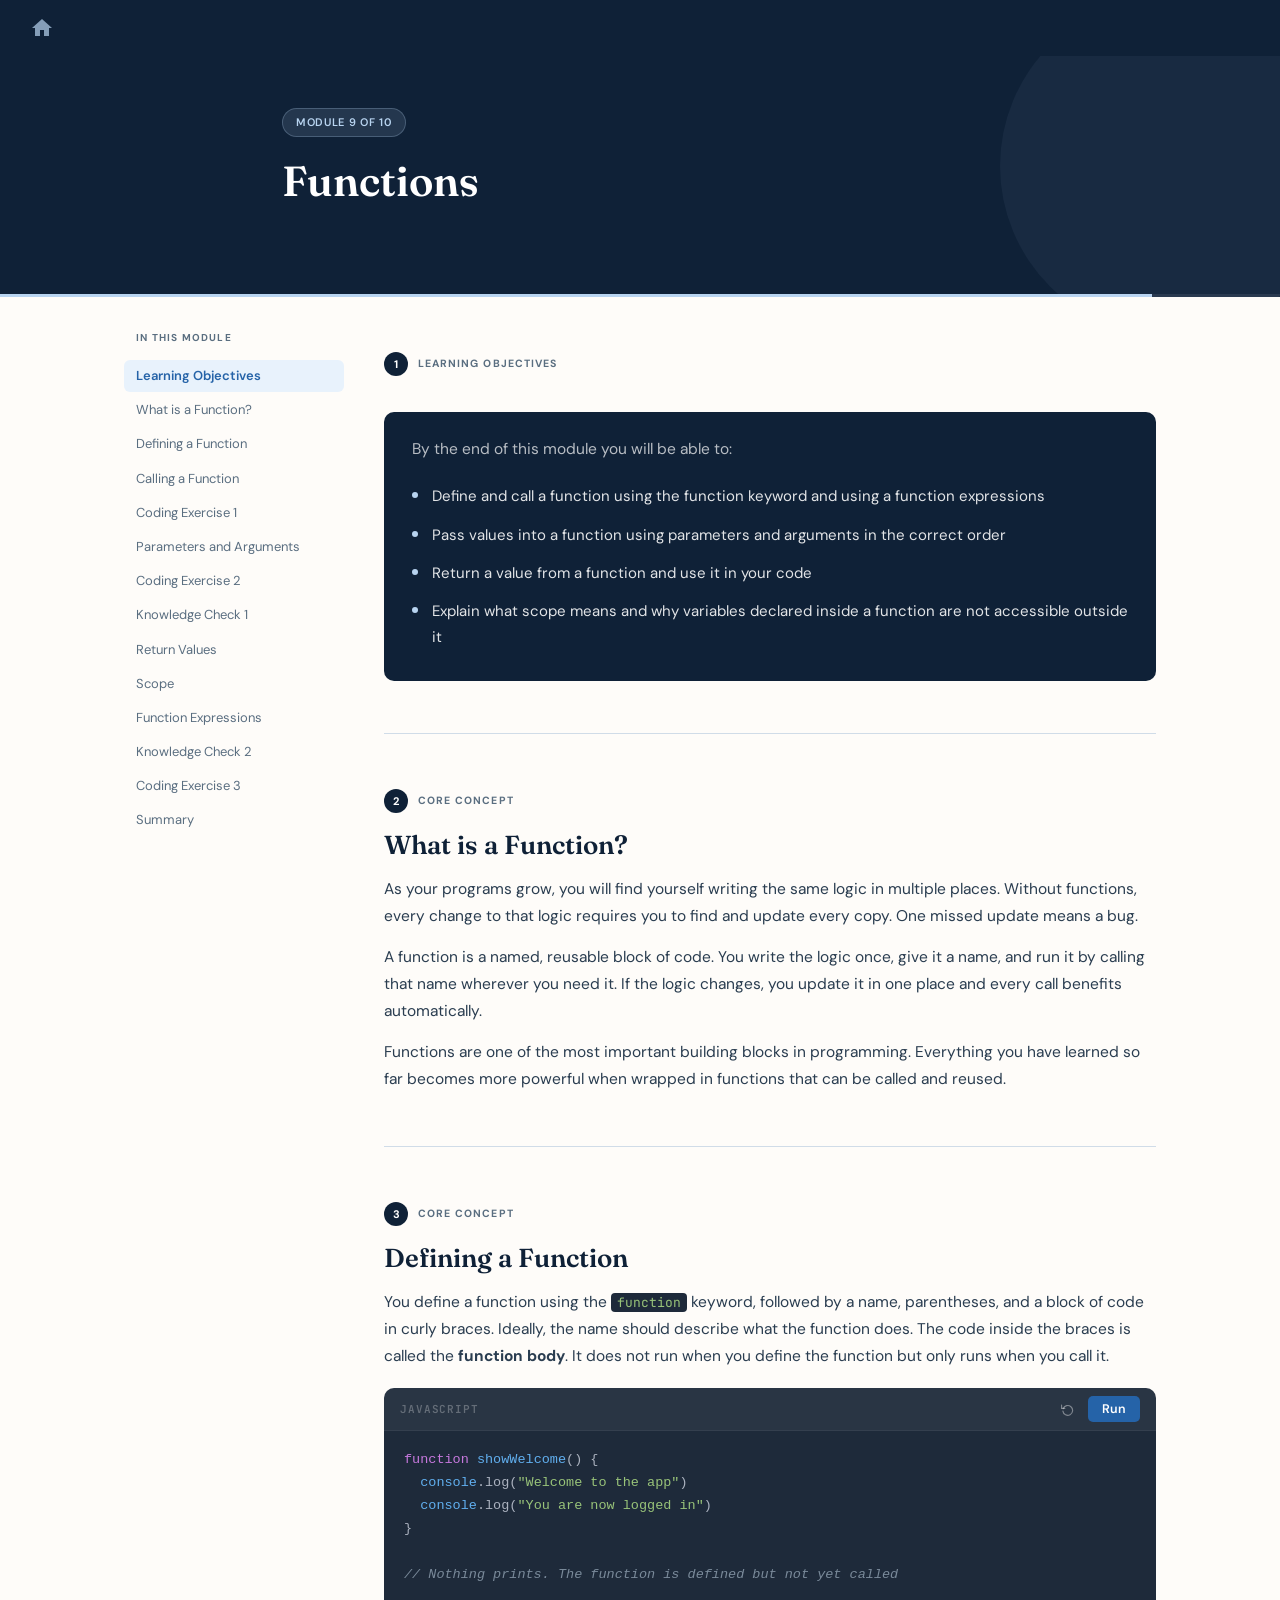
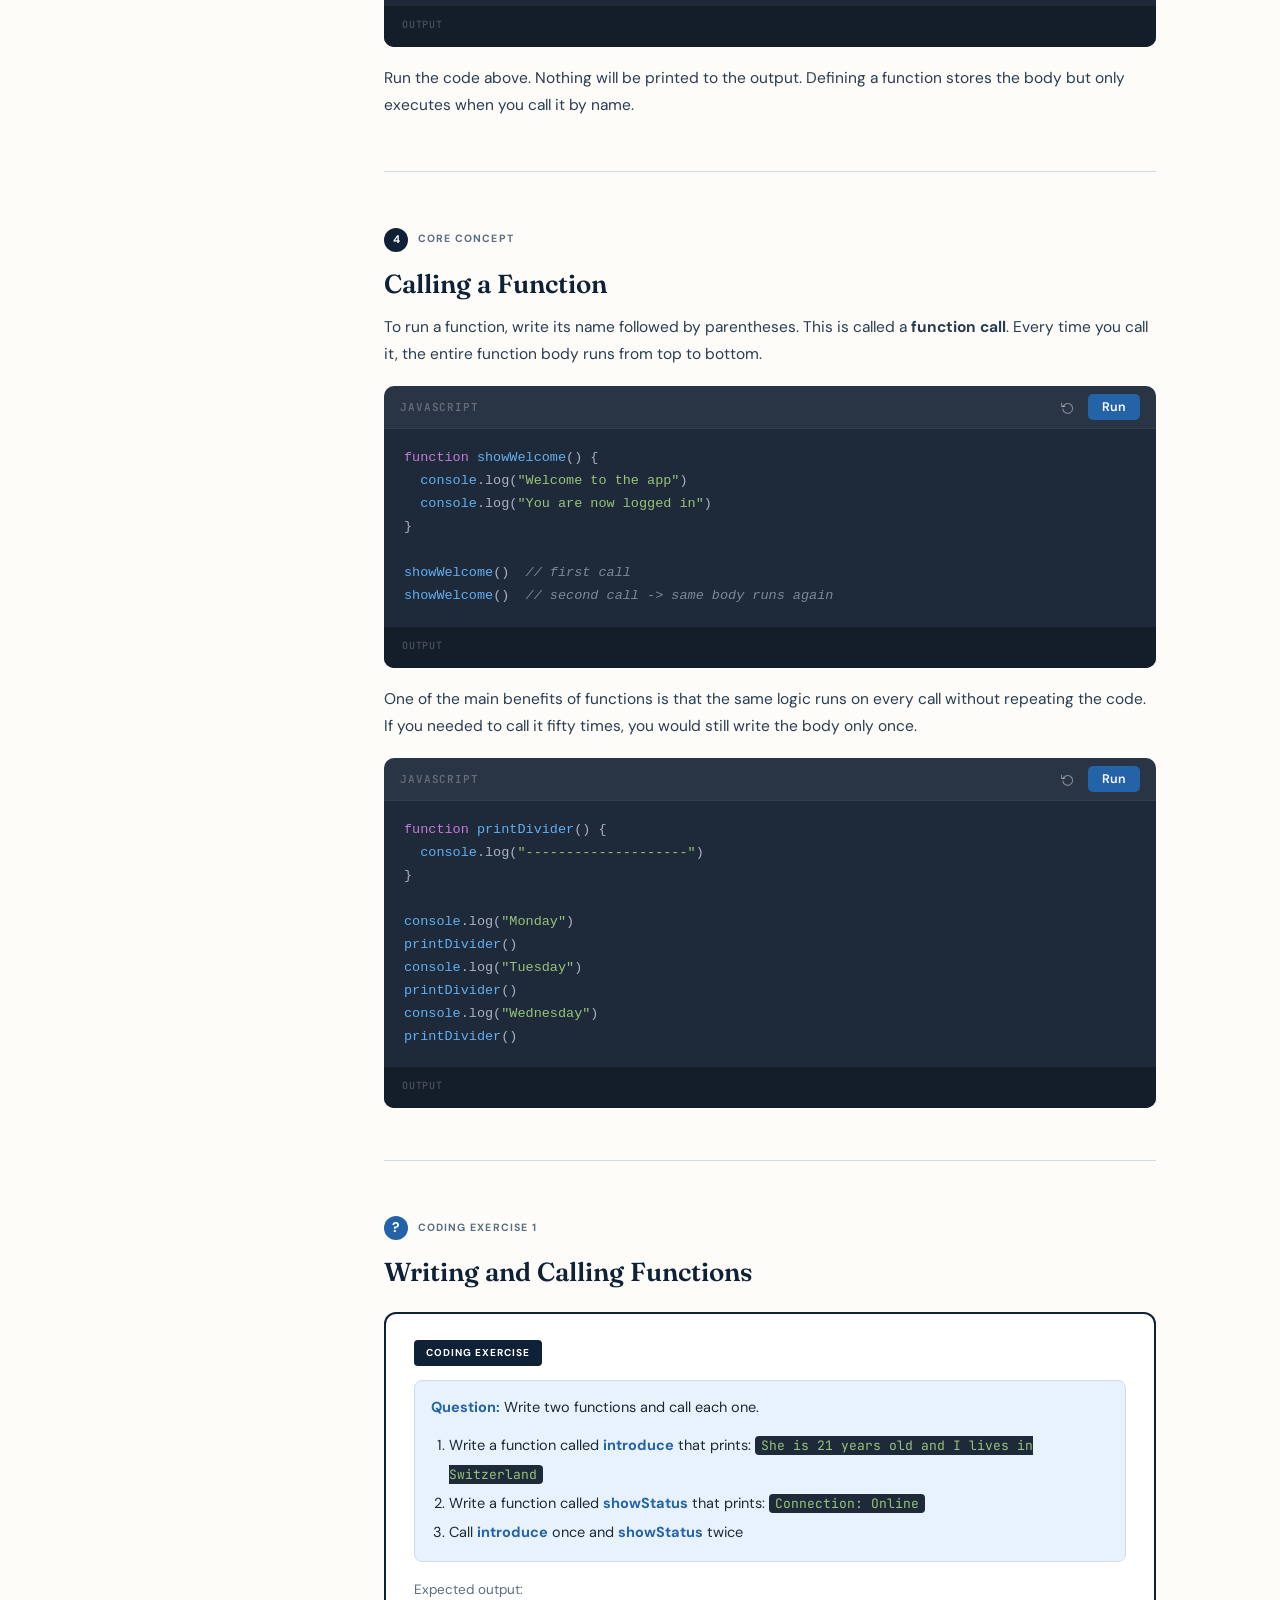
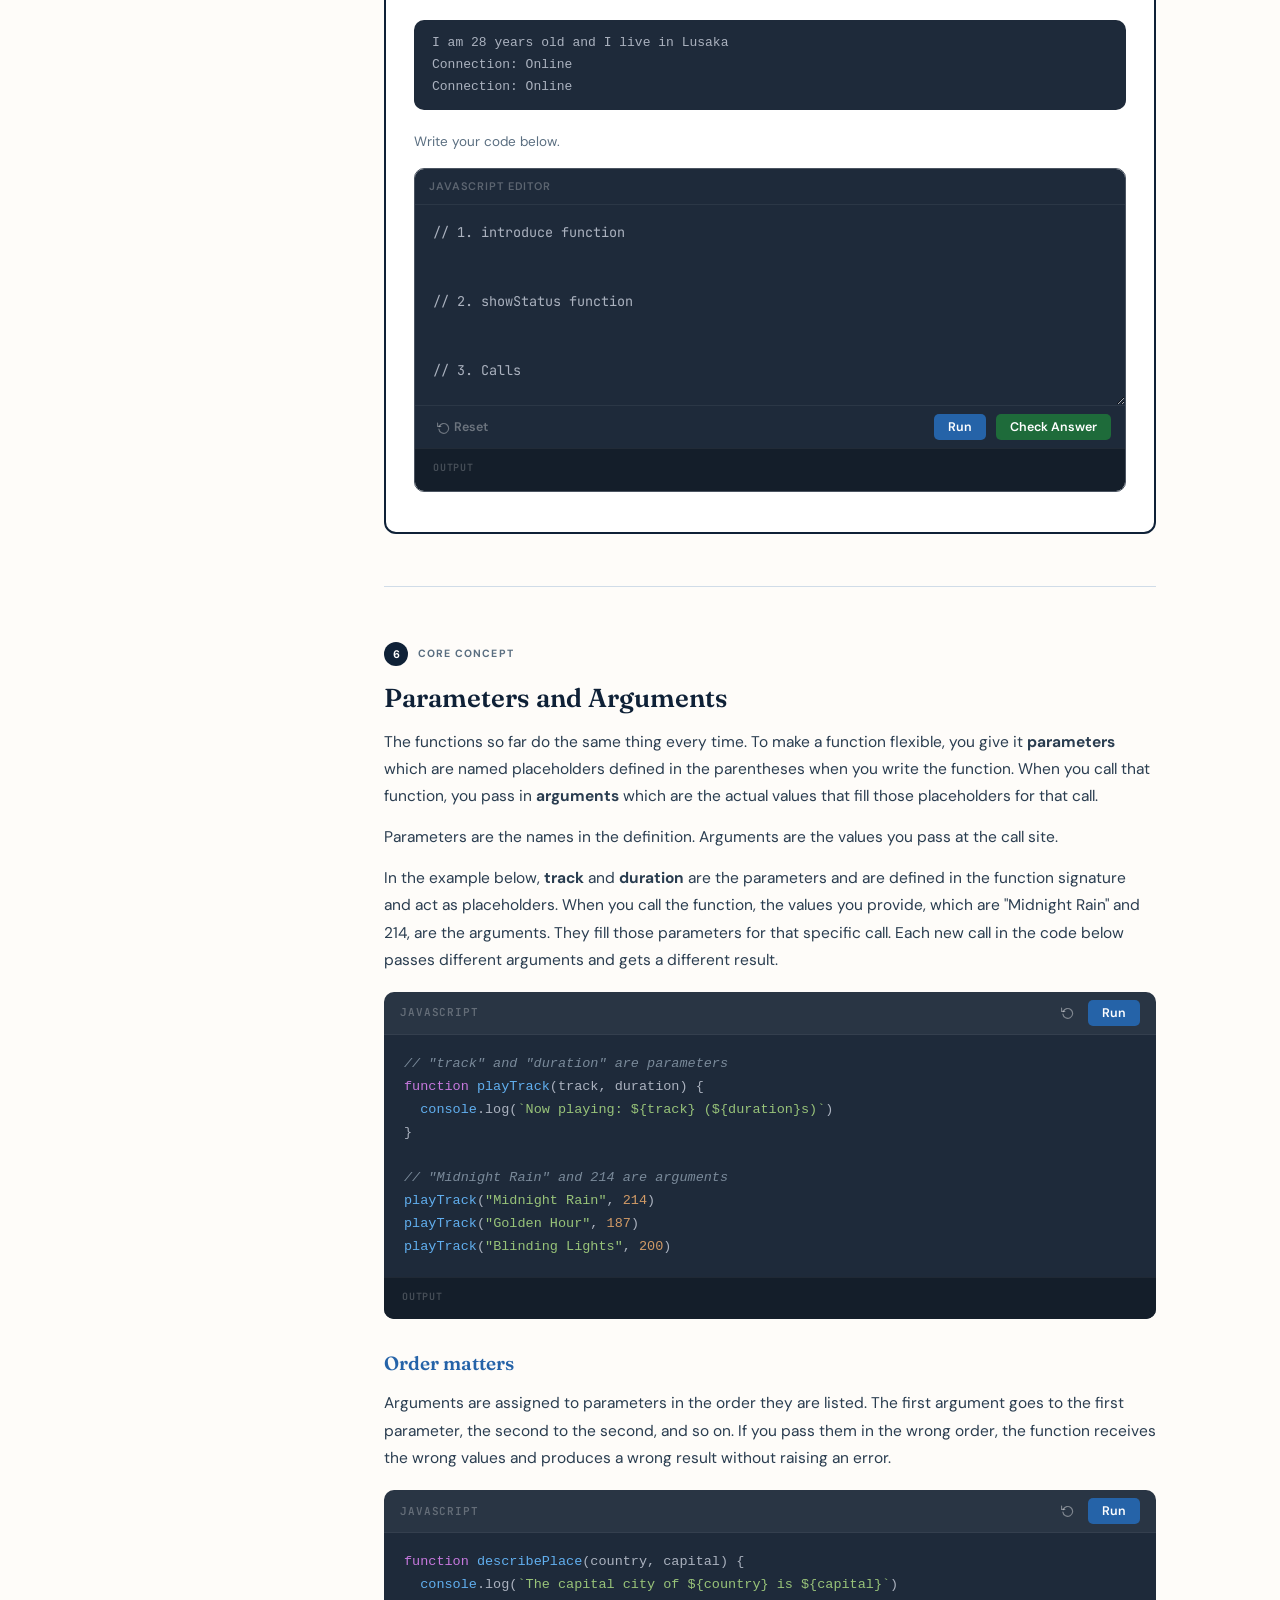
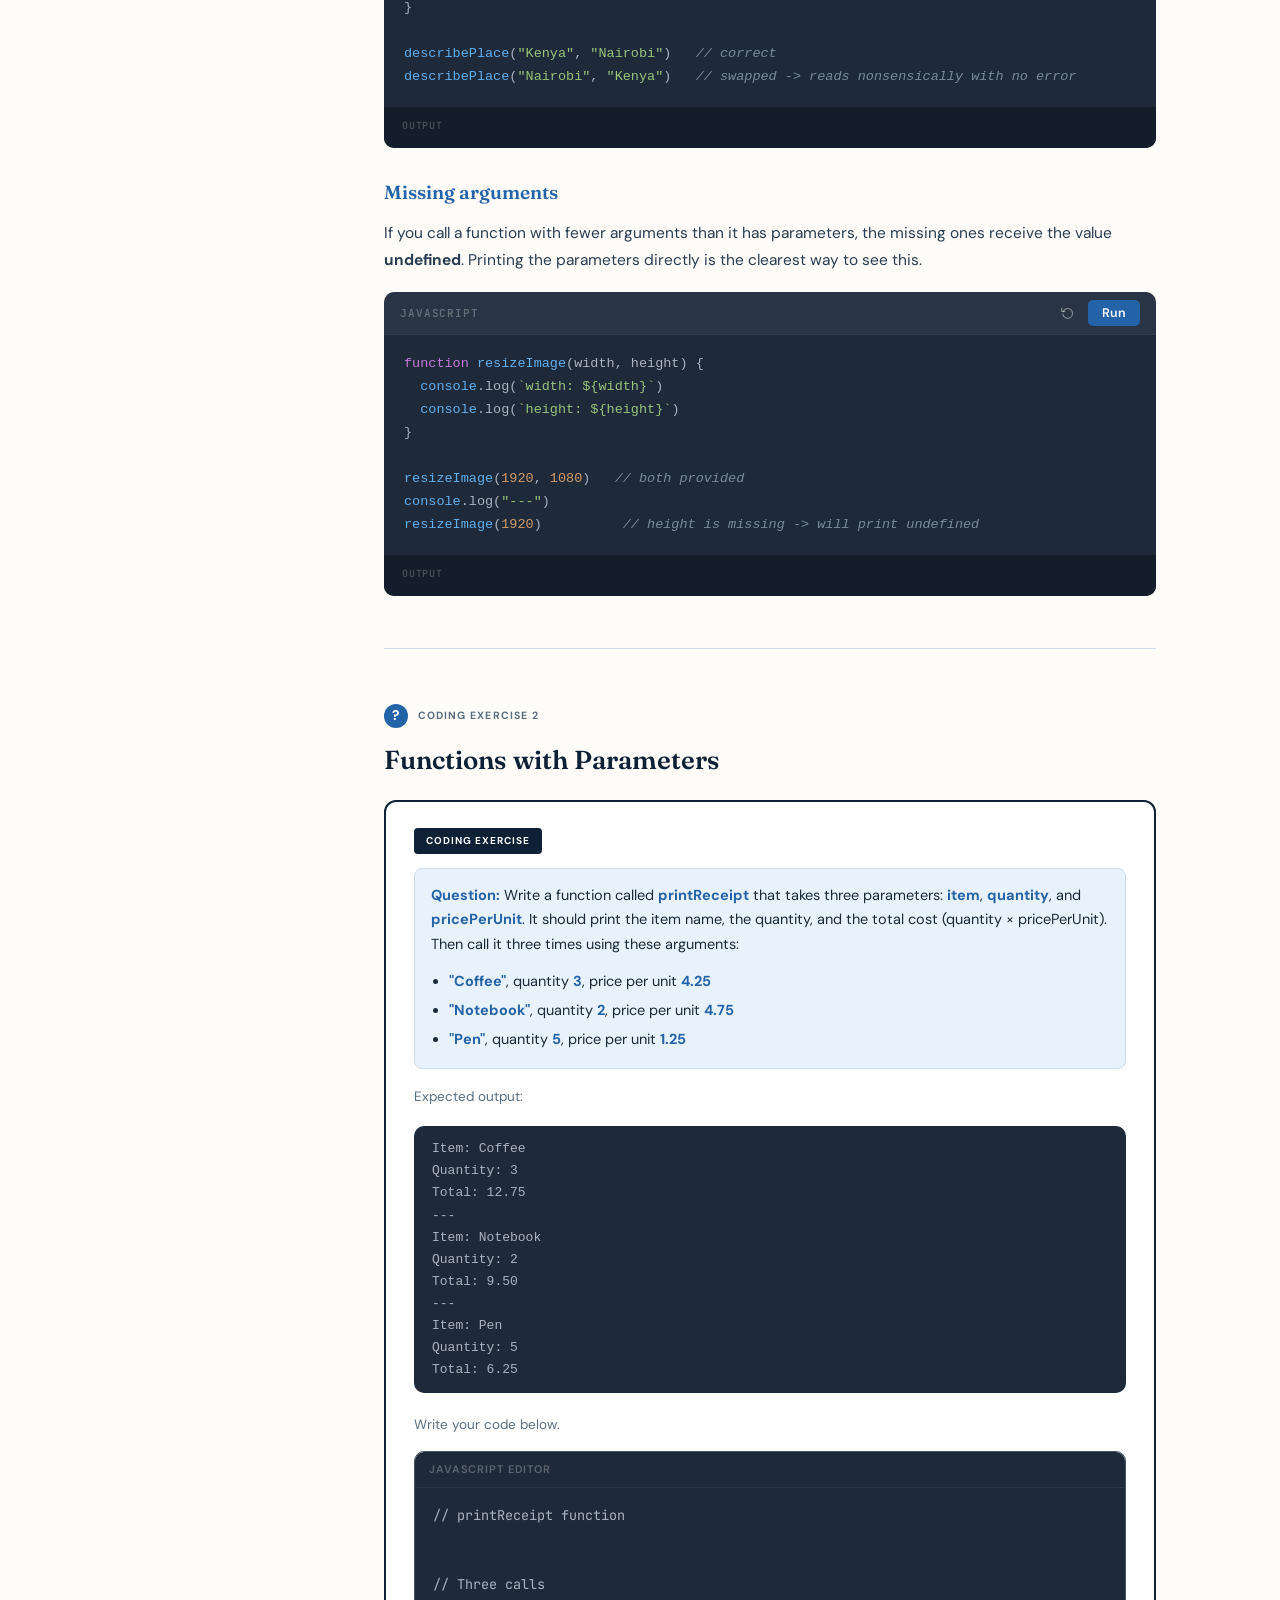
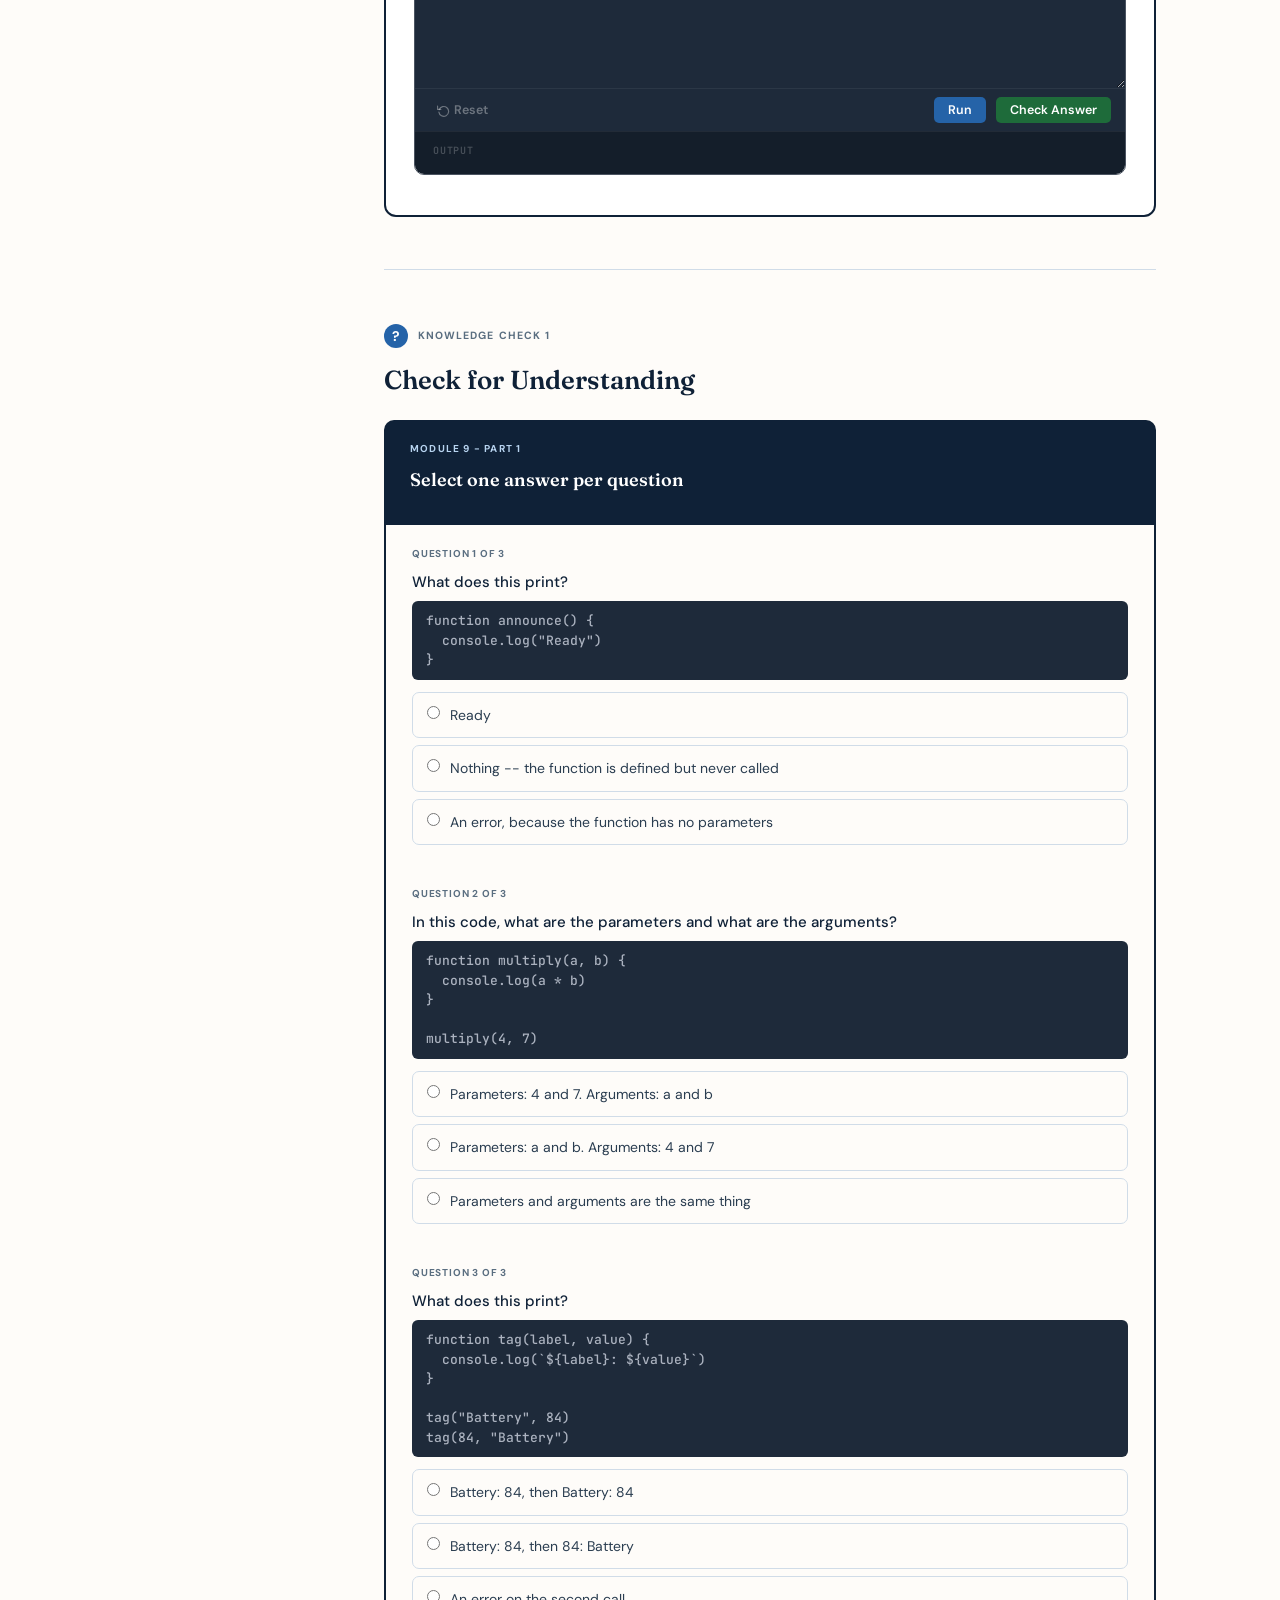
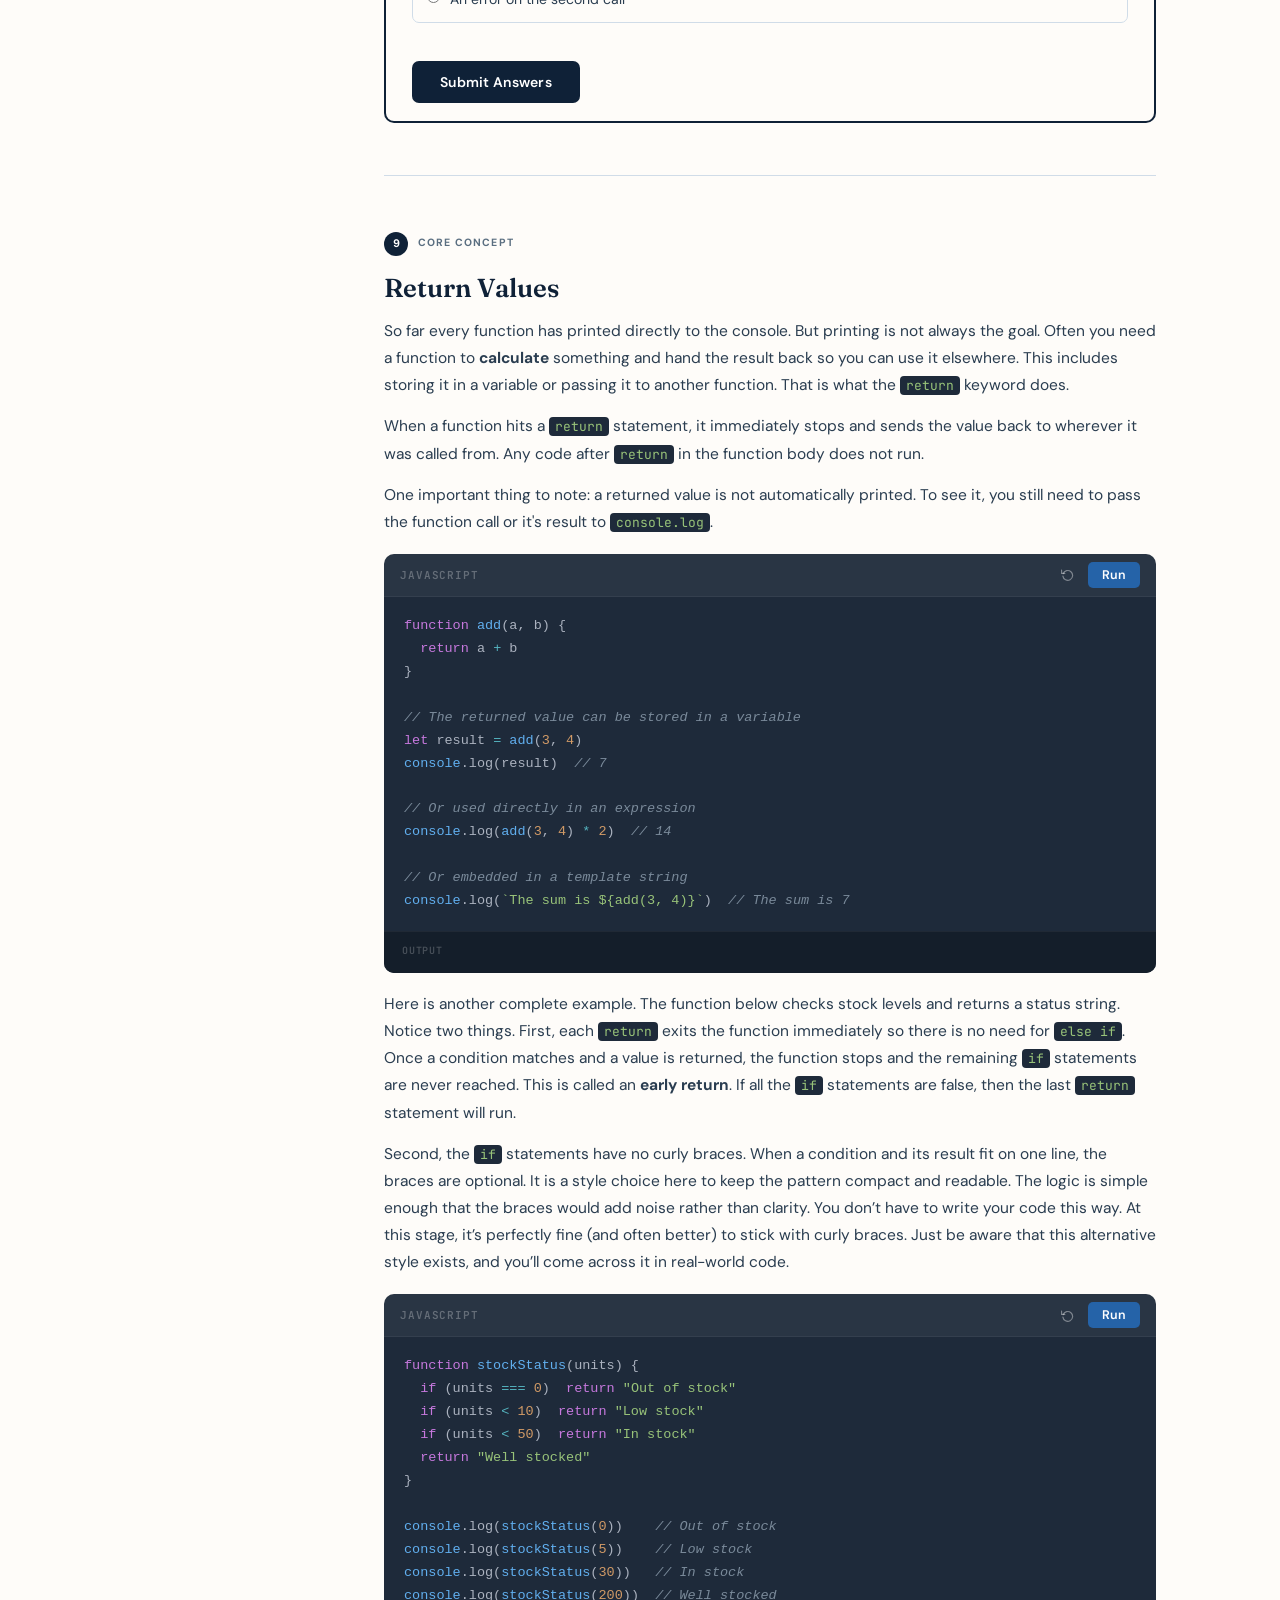
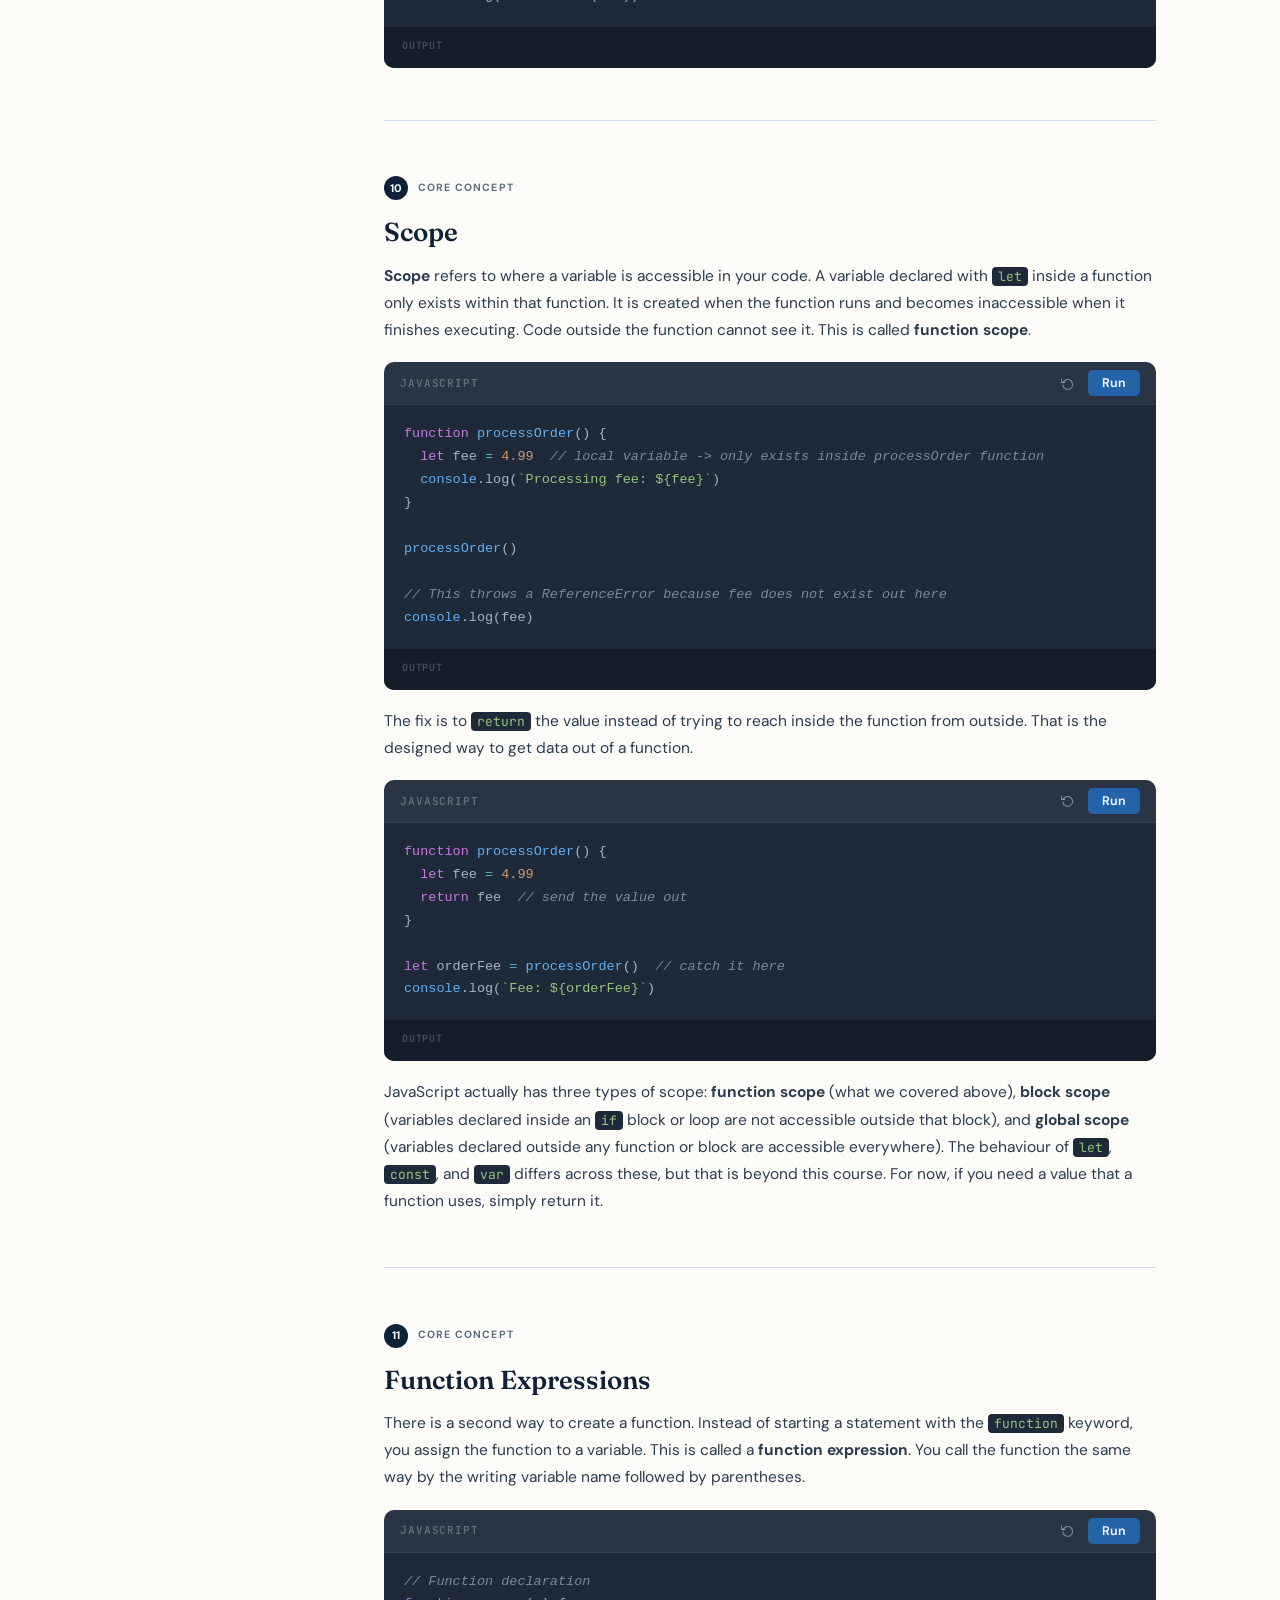
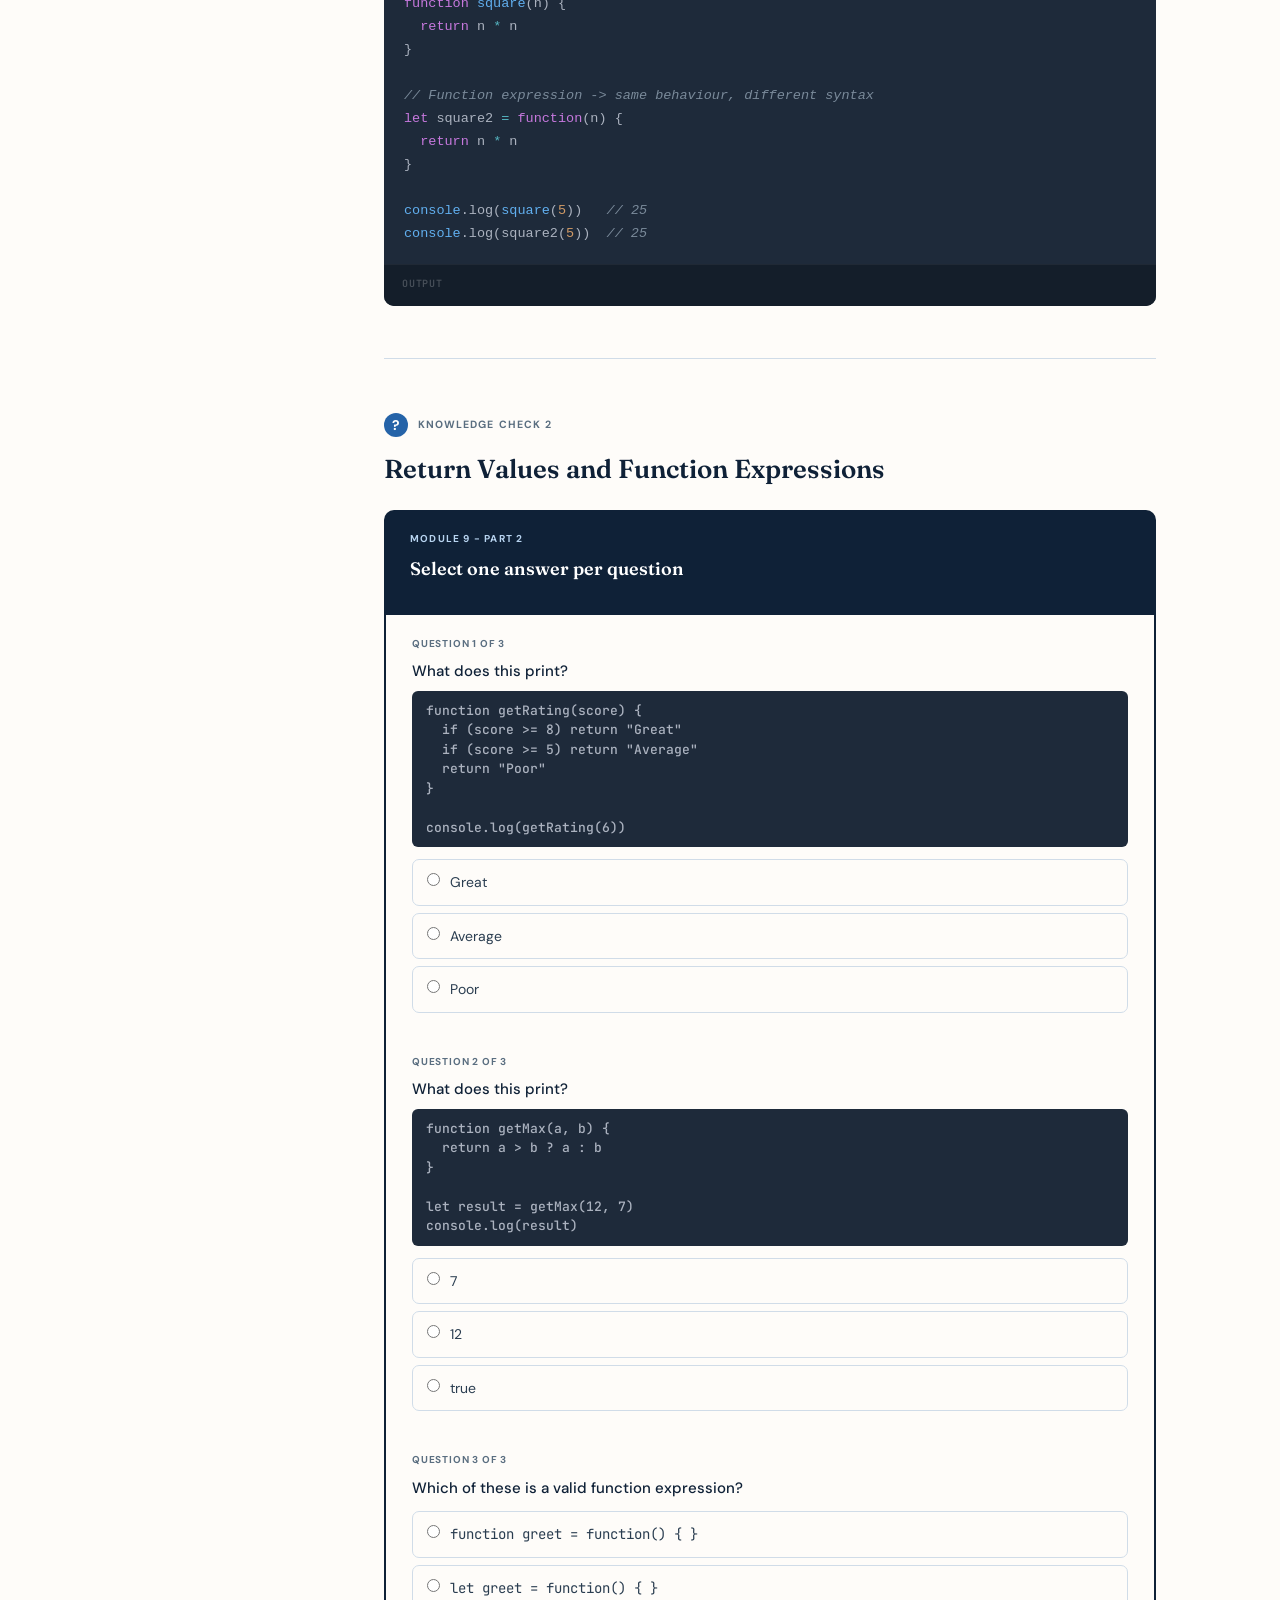
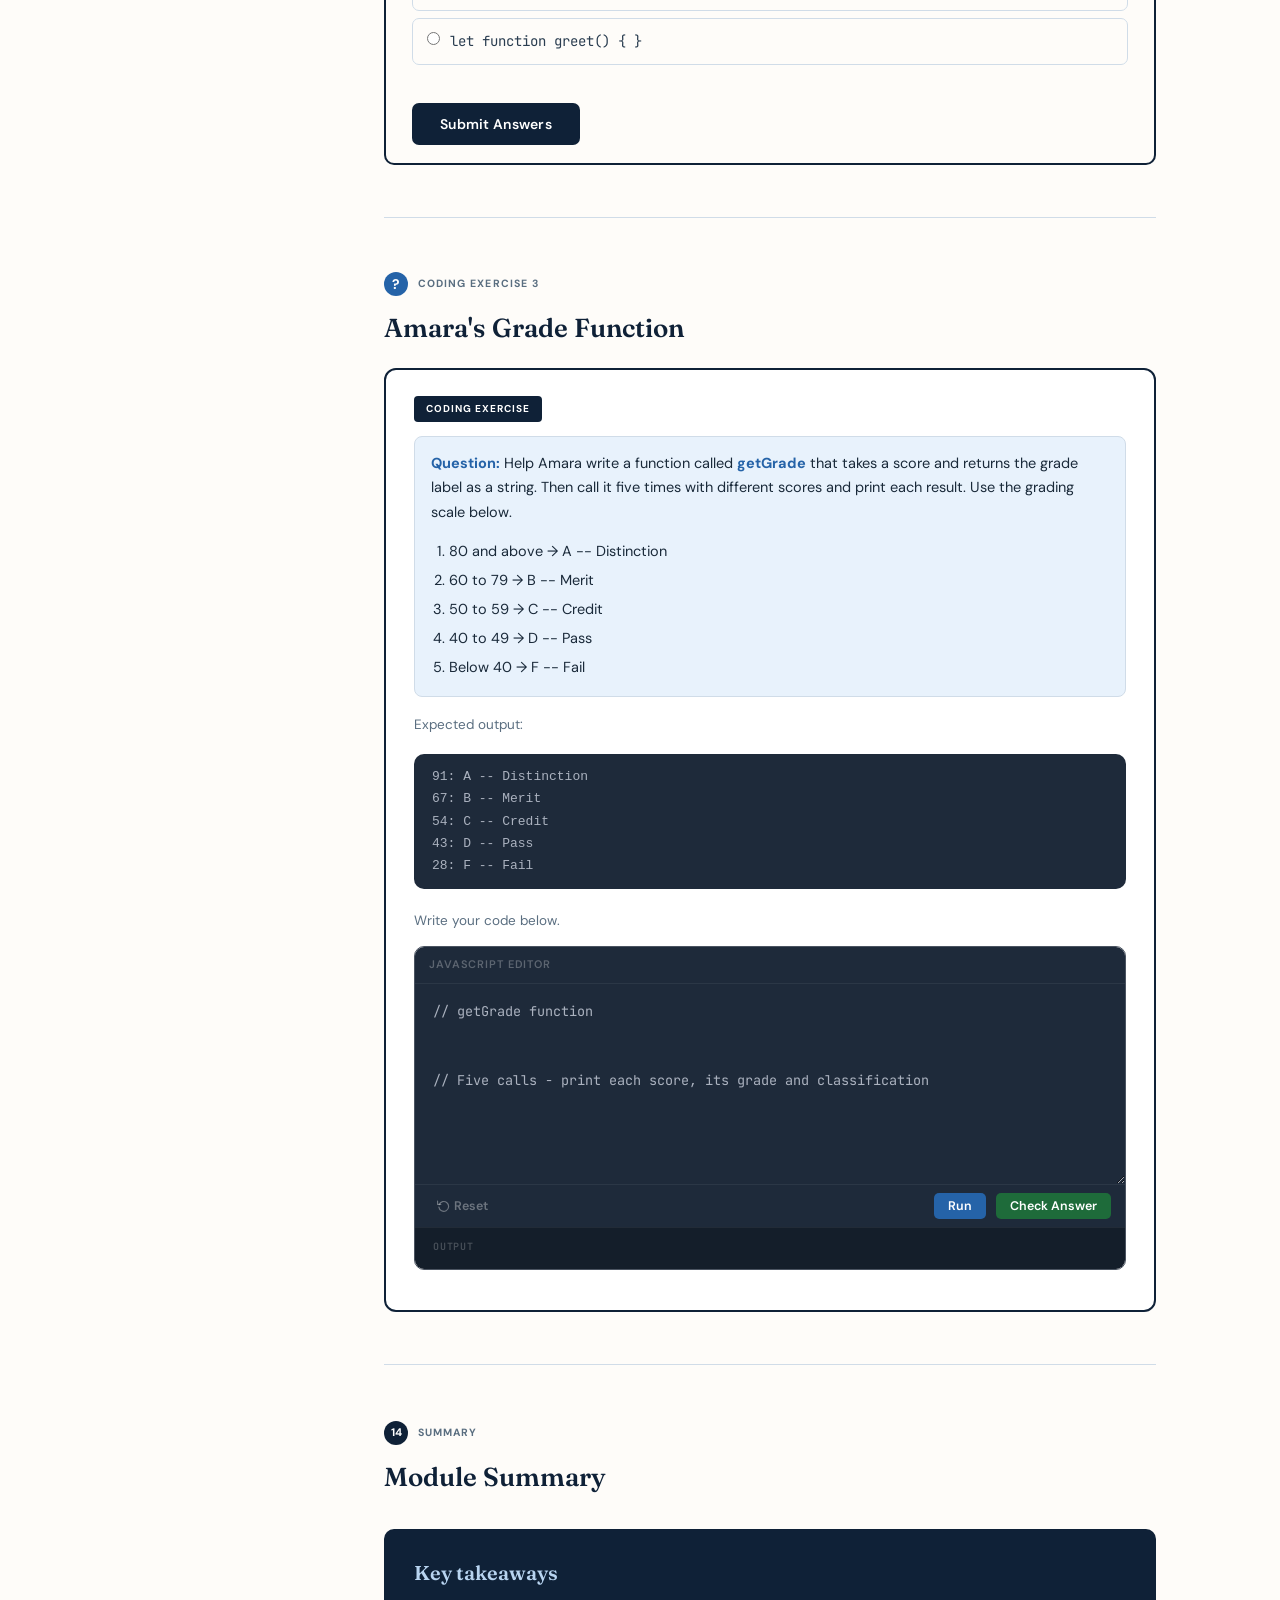
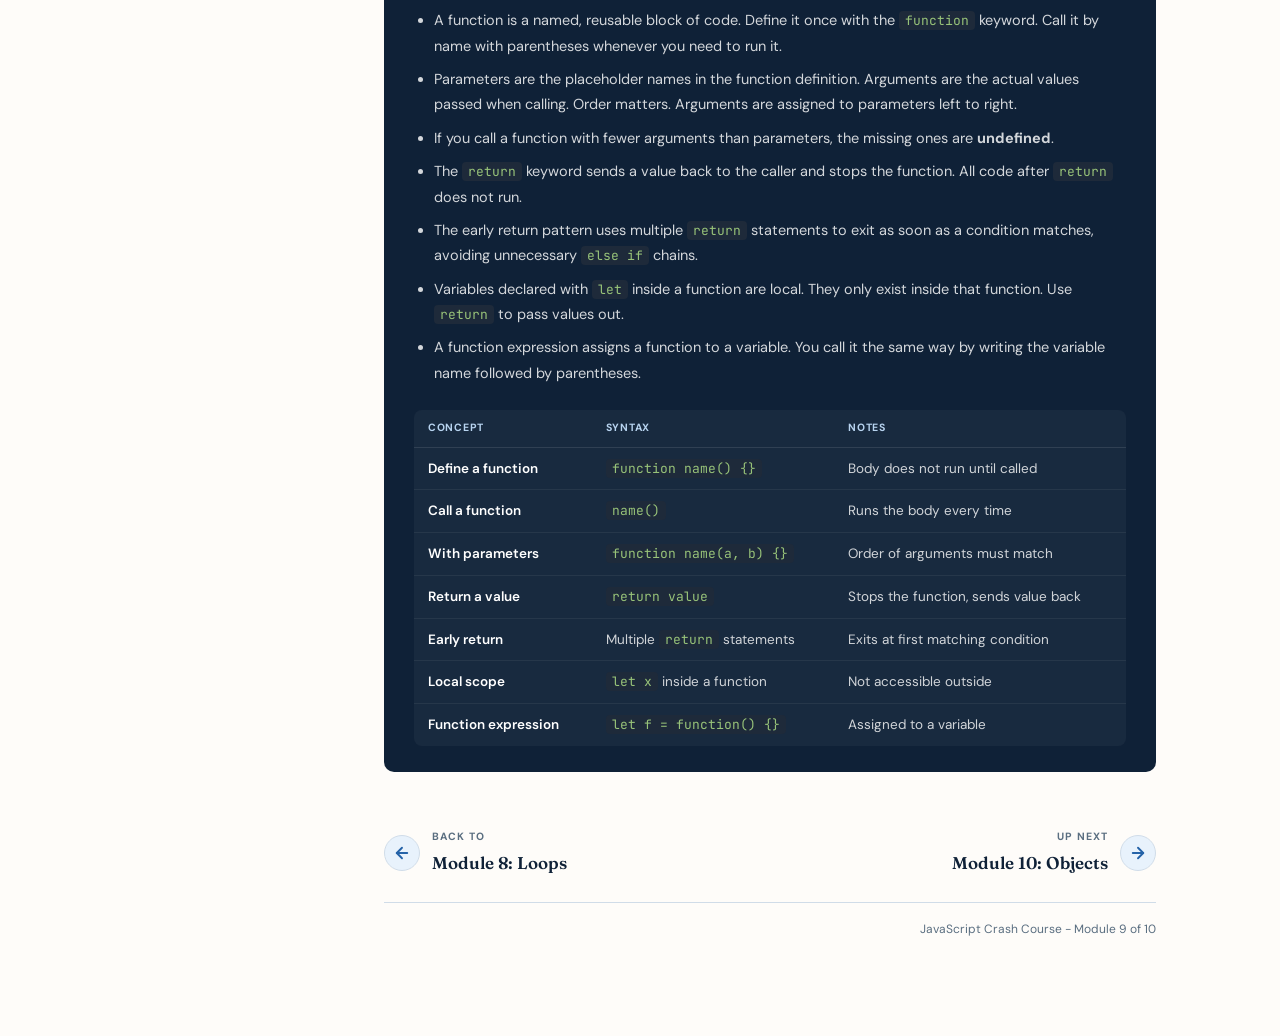
<file: modules/module9.html>
<!doctype html>
<html lang="en">
	<head>
		<meta charset="UTF-8" />
		<meta name="viewport" content="width=device-width, initial-scale=1.0" />
		<title>Module 9: Functions</title>
		<link
			href="https://fonts.googleapis.com/css2?family=Fraunces:opsz,wght@9..144,400;9..144,600&family=DM+Sans:wght@300;400;500;600&family=JetBrains+Mono:wght@400;600&display=swap"
			rel="stylesheet"
		/>
		<link rel="stylesheet" href="../assets/css/main.css" />
	</head>
	<body>
		<nav class="top-nav">
			<a class="top-nav-home" href="../index.html" title="Home">
				<span class="material-icons">home</span>
			</a>
		</nav>

		<header class="lesson-header">
			<div class="header-inner">
				<div class="lesson-meta">
					<span class="badge">Module 9 of 10</span>
				</div>
				<h1>Functions</h1>
			</div>
			<div class="progress-bar-wrap">
				<div class="progress-bar-fill" style="width: 90%"></div>
			</div>
		</header>

		<div class="page-wrap">
			<aside class="sidebar" id="sidebar">
				<div class="sidebar-label">In this module</div>
				<ul class="sidebar-nav">
					<li><a href="#s1">Learning Objectives</a></li>
					<li><a href="#s2">What is a Function?</a></li>
					<li><a href="#s3">Defining a Function</a></li>
					<li><a href="#s4">Calling a Function</a></li>
					<li><a href="#s5">Coding Exercise 1</a></li>
					<li><a href="#s6">Parameters and Arguments</a></li>
					<li><a href="#s7">Coding Exercise 2</a></li>
					<li><a href="#s8">Knowledge Check 1</a></li>
					<li><a href="#s9">Return Values</a></li>
					<li><a href="#s10">Scope</a></li>
					<li><a href="#s11">Function Expressions</a></li>
					<li><a href="#s12">Knowledge Check 2</a></li>
					<li><a href="#s13">Coding Exercise 3</a></li>
					<li><a href="#s14">Summary</a></li>
				</ul>
			</aside>

			<button
				class="sidebar-toggle"
				id="sidebarToggle"
				aria-label="Toggle menu"
			>
				<svg
					viewBox="0 0 24 24"
					fill="none"
					stroke="currentColor"
					stroke-width="2"
					stroke-linecap="round"
					stroke-linejoin="round"
				>
					<line x1="3" y1="6" x2="21" y2="6" />
					<line x1="3" y1="12" x2="21" y2="12" />
					<line x1="3" y1="18" x2="21" y2="18" />
				</svg>
			</button>

			<main class="lesson-body">
				<!-- 1. LEARNING OBJECTIVE -->
				<div class="section" id="s1">
					<div class="section-label">
						<div class="section-num">1</div>
						<span class="section-title-sm">Learning Objectives</span>
					</div>
					<div class="objective-box">
						<p class="obj-intro">
							By the end of this module you will be able to:
						</p>
						<ul class="obj-list">
							<li>
								Define and call a function using the function keyword and using
								a function expressions
							</li>
							<li>
								Pass values into a function using parameters and arguments in
								the correct order
							</li>
							<li>Return a value from a function and use it in your code</li>
							<li>
								Explain what scope means and why variables declared inside a
								function are not accessible outside it
							</li>
						</ul>
					</div>
				</div>

				<hr class="divider" />

				<!-- 2. WHAT IS A FUNCTION -->
				<div class="section" id="s2">
					<div class="section-label">
						<div class="section-num">2</div>
						<span class="section-title-sm">Core Concept</span>
					</div>
					<h2>What is a Function?</h2>

					<p>
						As your programs grow, you will find yourself writing the same logic
						in multiple places. Without functions, every change to that logic
						requires you to find and update every copy. One missed update means
						a bug.
					</p>

					<p>
						A function is a named, reusable block of code. You write the logic
						once, give it a name, and run it by calling that name wherever you
						need it. If the logic changes, you update it in one place and every
						call benefits automatically.
					</p>

					<p>
						Functions are one of the most important building blocks in
						programming. Everything you have learned so far becomes more
						powerful when wrapped in functions that can be called and reused.
					</p>
				</div>

				<hr class="divider" />

				<!-- 3. DEFINING A FUNCTION -->
				<div class="section" id="s3">
					<div class="section-label">
						<div class="section-num">3</div>
						<span class="section-title-sm">Core Concept</span>
					</div>
					<h2>Defining a Function</h2>

					<p>
						You define a function using the <code>function</code> keyword,
						followed by a name, parentheses, and a block of code in curly
						braces. Ideally, the name should describe what the function does.
						The code inside the braces is called the
						<strong>function body</strong>. It does not run when you define the
						function but only runs when you call it.
					</p>

					<div class="code-block">
						<div class="code-block-header">
							<span class="code-lang">JavaScript</span>
							<div class="code-block-btns">
								<button
									class="reset-btn"
									onclick="resetStatic('ex1')"
									title="Reset"
								>
									<svg
										viewBox="0 0 24 24"
										fill="none"
										stroke="currentColor"
										stroke-width="2.2"
										stroke-linecap="round"
										stroke-linejoin="round"
									>
										<polyline points="1 4 1 10 7 10"></polyline>
										<path d="M3.51 15a9 9 0 1 0 .49-4.5"></path>
									</svg></button
								><button class="run-btn" onclick="runStatic('ex1')">Run</button>
							</div>
						</div>
						<pre
							contenteditable="true"
							spellcheck="false"
							id="ex1-code"
						><span class="kw">function</span> <span class="fn">showWelcome</span>() {
  <span class="fn">console</span>.log(<span class="str">"Welcome to the app"</span>)
  <span class="fn">console</span>.log(<span class="str">"You are now logged in"</span>)
}

<span class="cmt">// Nothing prints. The function is defined but not yet called</span></pre>
						<div class="code-output" id="ex1-output">
							<div class="output-label">Output</div>
						</div>
					</div>

					<p>
						Run the code above. Nothing will be printed to the output. Defining
						a function stores the body but only executes when you call it by
						name.
					</p>
				</div>

				<hr class="divider" />

				<!-- 4. CALLING A FUNCTION -->
				<div class="section" id="s4">
					<div class="section-label">
						<div class="section-num">4</div>
						<span class="section-title-sm">Core Concept</span>
					</div>
					<h2>Calling a Function</h2>

					<p>
						To run a function, write its name followed by parentheses. This is
						called a <strong>function call</strong>. Every time you call it, the
						entire function body runs from top to bottom.
					</p>

					<div class="code-block">
						<div class="code-block-header">
							<span class="code-lang">JavaScript</span>
							<div class="code-block-btns">
								<button
									class="reset-btn"
									onclick="resetStatic('ex2')"
									title="Reset"
								>
									<svg
										viewBox="0 0 24 24"
										fill="none"
										stroke="currentColor"
										stroke-width="2.2"
										stroke-linecap="round"
										stroke-linejoin="round"
									>
										<polyline points="1 4 1 10 7 10"></polyline>
										<path d="M3.51 15a9 9 0 1 0 .49-4.5"></path>
									</svg></button
								><button class="run-btn" onclick="runStatic('ex2')">Run</button>
							</div>
						</div>
						<pre
							contenteditable="true"
							spellcheck="false"
							id="ex2-code"
						><span class="kw">function</span> <span class="fn">showWelcome</span>() {
  <span class="fn">console</span>.log(<span class="str">"Welcome to the app"</span>)
  <span class="fn">console</span>.log(<span class="str">"You are now logged in"</span>)
}

<span class="fn">showWelcome</span>()  <span class="cmt">// first call</span>
<span class="fn">showWelcome</span>()  <span class="cmt">// second call -> same body runs again</span></pre>
						<div class="code-output" id="ex2-output">
							<div class="output-label">Output</div>
						</div>
					</div>

					<p>
						One of the main benefits of functions is that the same logic runs on
						every call without repeating the code. If you needed to call it
						fifty times, you would still write the body only once.
					</p>

					<div class="code-block">
						<div class="code-block-header">
							<span class="code-lang">JavaScript</span>
							<div class="code-block-btns">
								<button
									class="reset-btn"
									onclick="resetStatic('ex3')"
									title="Reset"
								>
									<svg
										viewBox="0 0 24 24"
										fill="none"
										stroke="currentColor"
										stroke-width="2.2"
										stroke-linecap="round"
										stroke-linejoin="round"
									>
										<polyline points="1 4 1 10 7 10"></polyline>
										<path d="M3.51 15a9 9 0 1 0 .49-4.5"></path>
									</svg></button
								><button class="run-btn" onclick="runStatic('ex3')">Run</button>
							</div>
						</div>
						<pre
							contenteditable="true"
							spellcheck="false"
							id="ex3-code"
						><span class="kw">function</span> <span class="fn">printDivider</span>() {
  <span class="fn">console</span>.log(<span class="str">"--------------------"</span>)
}

<span class="fn">console</span>.log(<span class="str">"Monday"</span>)
<span class="fn">printDivider</span>()
<span class="fn">console</span>.log(<span class="str">"Tuesday"</span>)
<span class="fn">printDivider</span>()
<span class="fn">console</span>.log(<span class="str">"Wednesday"</span>)
<span class="fn">printDivider</span>()</pre>
						<div class="code-output" id="ex3-output">
							<div class="output-label">Output</div>
						</div>
					</div>
				</div>

				<hr class="divider" />

				<!-- 5. CODING EXERCISE 1 -->
				<div class="section" id="s5">
					<div class="section-label">
						<div class="section-num question">?</div>
						<span class="section-title-sm">Coding Exercise 1</span>
					</div>
					<h2>Writing and Calling Functions</h2>

					<div class="activity-box">
						<div class="activity-header">
							<span class="activity-tag">Coding Exercise</span>
						</div>
						<div class="activity-scenario">
							<strong>Question:</strong> Write two functions and call each one.
							<ol style="margin-top: 12px; padding-left: 18px; line-height: 2">
								<li>
									Write a function called <strong>introduce</strong> that
									prints:
									<code>She is 21 years old and I lives in Switzerland</code>
								</li>
								<li>
									Write a function called <strong>showStatus</strong> that
									prints: <code>Connection: Online</code>
								</li>
								<li>
									Call <strong>introduce</strong> once and
									<strong>showStatus</strong> twice
								</li>
							</ol>
						</div>

						<p
							style="
								font-size: 13.5px;
								color: var(--muted);
								margin-bottom: 10px;
							"
						>
							Expected output:
						</p>
						<div class="code-block" style="margin-bottom: 16px">
							<pre style="padding: 12px 18px; color: #abb2bf; font-size: 13px">
I am 28 years old and I live in Lusaka
Connection: Online
Connection: Online</pre
							>
						</div>

						<p
							style="
								font-size: 13.5px;
								color: var(--muted);
								margin-top: 20px;
								margin-bottom: 8px;
							"
						>
							Write your code below.
						</p>
						<div class="editor-wrap" id="editor1">
							<div class="editor-header">
								<span class="editor-label">JavaScript Editor</span>
							</div>
							<textarea
								class="editor-textarea"
								id="editor1-code"
								spellcheck="false"
							>
// 1. introduce function


// 2. showStatus function


// 3. Calls

</textarea
							>
							<div class="editor-footer">
								<button
									class="editor-reset-btn"
									onclick="resetEditor('editor1')"
									title="Reset code"
								>
									<svg
										viewBox="0 0 24 24"
										fill="none"
										stroke="currentColor"
										stroke-width="2.2"
										stroke-linecap="round"
										stroke-linejoin="round"
									>
										<polyline points="1 4 1 10 7 10"></polyline>
										<path d="M3.51 15a9 9 0 1 0 .49-4.5"></path>
									</svg>
									Reset
								</button>
								<div class="spacer"></div>
								<button class="run-btn" onclick="runCode('editor1')">
									Run
								</button>
								<button class="check-btn" onclick="checkAnswer('ex1')">
									Check Answer
								</button>
							</div>
							<div class="output-area" id="editor1-output">
								<div class="output-label">Output</div>
							</div>
						</div>
						<div class="check-result" id="checkResult1"></div>
					</div>
				</div>

				<hr class="divider" />

				<!-- 6. PARAMETERS AND ARGUMENTS -->
				<div class="section" id="s6">
					<div class="section-label">
						<div class="section-num">6</div>
						<span class="section-title-sm">Core Concept</span>
					</div>
					<h2>Parameters and Arguments</h2>

					<p>
						The functions so far do the same thing every time. To make a
						function flexible, you give it <strong>parameters</strong> which are
						named placeholders defined in the parentheses when you write the
						function. When you call that function, you pass in
						<strong>arguments</strong> which are the actual values that fill
						those placeholders for that call.
					</p>

					<p>
						Parameters are the names in the definition. Arguments are the values
						you pass at the call site.
					</p>

					<p>
						In the example below, <strong>track</strong> and
						<strong>duration</strong> are the parameters and are defined in the
						function signature and act as placeholders. When you call the
						function, the values you provide, which are "Midnight Rain" and 214,
						are the arguments. They fill those parameters for that specific
						call. Each new call in the code below passes different arguments and
						gets a different result.
					</p>

					<div class="code-block">
						<div class="code-block-header">
							<span class="code-lang">JavaScript</span>
							<div class="code-block-btns">
								<button
									class="reset-btn"
									onclick="resetStatic('ex4')"
									title="Reset"
								>
									<svg
										viewBox="0 0 24 24"
										fill="none"
										stroke="currentColor"
										stroke-width="2.2"
										stroke-linecap="round"
										stroke-linejoin="round"
									>
										<polyline points="1 4 1 10 7 10"></polyline>
										<path d="M3.51 15a9 9 0 1 0 .49-4.5"></path>
									</svg></button
								><button class="run-btn" onclick="runStatic('ex4')">Run</button>
							</div>
						</div>
						<pre
							contenteditable="true"
							spellcheck="false"
							id="ex4-code"
						><span class="cmt">// "track" and "duration" are parameters</span>
<span class="kw">function</span> <span class="fn">playTrack</span>(track, duration) {
  <span class="fn">console</span>.log(<span class="str">`Now playing: ${track} (${duration}s)`</span>)
}

<span class="cmt">// "Midnight Rain" and 214 are arguments</span>
<span class="fn">playTrack</span>(<span class="str">"Midnight Rain"</span>, <span class="num">214</span>)
<span class="fn">playTrack</span>(<span class="str">"Golden Hour"</span>, <span class="num">187</span>)
<span class="fn">playTrack</span>(<span class="str">"Blinding Lights"</span>, <span class="num">200</span>)</pre>
						<div class="code-output" id="ex4-output">
							<div class="output-label">Output</div>
						</div>
					</div>

					<h3>Order matters</h3>
					<p>
						Arguments are assigned to parameters in the order they are listed.
						The first argument goes to the first parameter, the second to the
						second, and so on. If you pass them in the wrong order, the function
						receives the wrong values and produces a wrong result without
						raising an error.
					</p>

					<div class="code-block">
						<div class="code-block-header">
							<span class="code-lang">JavaScript</span>
							<div class="code-block-btns">
								<button
									class="reset-btn"
									onclick="resetStatic('ex5')"
									title="Reset"
								>
									<svg
										viewBox="0 0 24 24"
										fill="none"
										stroke="currentColor"
										stroke-width="2.2"
										stroke-linecap="round"
										stroke-linejoin="round"
									>
										<polyline points="1 4 1 10 7 10"></polyline>
										<path d="M3.51 15a9 9 0 1 0 .49-4.5"></path>
									</svg></button
								><button class="run-btn" onclick="runStatic('ex5')">Run</button>
							</div>
						</div>
						<pre
							contenteditable="true"
							spellcheck="false"
							id="ex5-code"
						><span class="kw">function</span> <span class="fn">describePlace</span>(country, capital) {
  <span class="fn">console</span>.log(<span class="str">`The capital city of ${country} is ${capital}`</span>)
}

<span class="fn">describePlace</span>(<span class="str">"Kenya"</span>, <span class="str">"Nairobi"</span>)   <span class="cmt">// correct</span>
<span class="fn">describePlace</span>(<span class="str">"Nairobi"</span>, <span class="str">"Kenya"</span>)   <span class="cmt">// swapped -> reads nonsensically with no error</span></pre>
						<div class="code-output" id="ex5-output">
							<div class="output-label">Output</div>
						</div>
					</div>

					<h3>Missing arguments</h3>
					<p>
						If you call a function with fewer arguments than it has parameters,
						the missing ones receive the value <strong>undefined</strong>.
						Printing the parameters directly is the clearest way to see this.
					</p>

					<div class="code-block">
						<div class="code-block-header">
							<span class="code-lang">JavaScript</span>
							<div class="code-block-btns">
								<button
									class="reset-btn"
									onclick="resetStatic('ex6')"
									title="Reset"
								>
									<svg
										viewBox="0 0 24 24"
										fill="none"
										stroke="currentColor"
										stroke-width="2.2"
										stroke-linecap="round"
										stroke-linejoin="round"
									>
										<polyline points="1 4 1 10 7 10"></polyline>
										<path d="M3.51 15a9 9 0 1 0 .49-4.5"></path>
									</svg></button
								><button class="run-btn" onclick="runStatic('ex6')">Run</button>
							</div>
						</div>
						<pre
							contenteditable="true"
							spellcheck="false"
							id="ex6-code"
						><span class="kw">function</span> <span class="fn">resizeImage</span>(width, height) {
  <span class="fn">console</span>.log(<span class="str">`width: ${width}`</span>)
  <span class="fn">console</span>.log(<span class="str">`height: ${height}`</span>)
}

<span class="fn">resizeImage</span>(<span class="num">1920</span>, <span class="num">1080</span>)   <span class="cmt">// both provided</span>
<span class="fn">console</span>.log(<span class="str">"---"</span>)
<span class="fn">resizeImage</span>(<span class="num">1920</span>)          <span class="cmt">// height is missing -> will print undefined</span></pre>
						<div class="code-output" id="ex6-output">
							<div class="output-label">Output</div>
						</div>
					</div>
				</div>

				<hr class="divider" />

				<!-- 7. CODING EXERCISE 2 -->
				<div class="section" id="s7">
					<div class="section-label">
						<div class="section-num question">?</div>
						<span class="section-title-sm">Coding Exercise 2</span>
					</div>
					<h2>Functions with Parameters</h2>

					<div class="activity-box">
						<div class="activity-header">
							<span class="activity-tag">Coding Exercise</span>
						</div>
						<div class="activity-scenario">
							<strong>Question:</strong> Write a function called
							<strong>printReceipt</strong> that takes three parameters:
							<strong>item</strong>, <strong>quantity</strong>, and
							<strong>pricePerUnit</strong>. It should print the item name, the
							quantity, and the total cost (quantity × pricePerUnit). Then call
							it three times using these arguments:
							<ul style="margin-top: 10px; padding-left: 18px; line-height: 2">
								<li>
									<strong>"Coffee"</strong>, quantity <strong>3</strong>, price
									per unit <strong>4.25</strong>
								</li>
								<li>
									<strong>"Notebook"</strong>, quantity <strong>2</strong>,
									price per unit <strong>4.75</strong>
								</li>
								<li>
									<strong>"Pen"</strong>, quantity <strong>5</strong>, price per
									unit <strong>1.25</strong>
								</li>
							</ul>
						</div>

						<p
							style="
								font-size: 13.5px;
								color: var(--muted);
								margin-bottom: 10px;
							"
						>
							Expected output:
						</p>
						<div class="code-block" style="margin-bottom: 16px">
							<pre style="padding: 12px 18px; color: #abb2bf; font-size: 13px">
Item: Coffee
Quantity: 3
Total: 12.75
---
Item: Notebook
Quantity: 2
Total: 9.50
---
Item: Pen
Quantity: 5
Total: 6.25</pre
							>
						</div>

						<p
							style="
								font-size: 13.5px;
								color: var(--muted);
								margin-top: 20px;
								margin-bottom: 8px;
							"
						>
							Write your code below.
						</p>
						<div class="editor-wrap" id="editor2">
							<div class="editor-header">
								<span class="editor-label">JavaScript Editor</span>
							</div>
							<textarea
								class="editor-textarea"
								id="editor2-code"
								spellcheck="false"
							>
// printReceipt function


// Three calls

</textarea
							>
							<div class="editor-footer">
								<button
									class="editor-reset-btn"
									onclick="resetEditor('editor2')"
									title="Reset code"
								>
									<svg
										viewBox="0 0 24 24"
										fill="none"
										stroke="currentColor"
										stroke-width="2.2"
										stroke-linecap="round"
										stroke-linejoin="round"
									>
										<polyline points="1 4 1 10 7 10"></polyline>
										<path d="M3.51 15a9 9 0 1 0 .49-4.5"></path>
									</svg>
									Reset
								</button>
								<div class="spacer"></div>
								<button class="run-btn" onclick="runCode('editor2')">
									Run
								</button>
								<button class="check-btn" onclick="checkAnswer('ex2')">
									Check Answer
								</button>
							</div>
							<div class="output-area" id="editor2-output">
								<div class="output-label">Output</div>
							</div>
						</div>
						<div class="check-result" id="checkResult2"></div>
					</div>
				</div>

				<hr class="divider" />

				<!-- 8. KNOWLEDGE CHECK 1 -->
				<div class="section" id="s8">
					<div class="section-label">
						<div class="section-num question">?</div>
						<span class="section-title-sm">Knowledge Check 1</span>
					</div>
					<h2>Check for Understanding</h2>

					<div class="quiz-box">
						<div class="quiz-intro">
							<div class="quiz-intro-label">Module 9 - Part 1</div>
							<h3>Select one answer per question</h3>
						</div>
						<div class="quiz-questions">
							<div class="quiz-q">
								<div class="q-num">Question 1 of 3</div>
								<div class="q-text">
									What does this print?
									<pre
										style="
											margin-top: 8px;
											padding: 10px 14px;
											background: #1e2a3a;
											border-radius: 6px;
											font-size: 13px;
											color: #abb2bf;
											font-family: &quot;JetBrains Mono&quot;, monospace;
											font-variant-ligatures: none;
										"
									>
function announce() {
  console.log("Ready")
}</pre
									>
								</div>
								<ul class="q-options">
									<li class="q-option" data-q="1" data-val="a">
										<input type="radio" name="q1" /> Ready
									</li>
									<li class="q-option" data-q="1" data-val="b">
										<input type="radio" name="q1" /> Nothing -- the function is
										defined but never called
									</li>
									<li class="q-option" data-q="1" data-val="c">
										<input type="radio" name="q1" /> An error, because the
										function has no parameters
									</li>
								</ul>
								<div class="q-feedback" id="fb1"></div>
							</div>

							<div class="quiz-q">
								<div class="q-num">Question 2 of 3</div>
								<div class="q-text">
									In this code, what are the parameters and what are the
									arguments?
									<pre
										style="
											margin-top: 8px;
											padding: 10px 14px;
											background: #1e2a3a;
											border-radius: 6px;
											font-size: 13px;
											color: #abb2bf;
											font-family: &quot;JetBrains Mono&quot;, monospace;
											font-variant-ligatures: none;
										"
									>
function multiply(a, b) {
  console.log(a * b)
}

multiply(4, 7)</pre
									>
								</div>
								<ul class="q-options">
									<li class="q-option" data-q="2" data-val="a">
										<input type="radio" name="q2" /> Parameters: 4 and 7.
										Arguments: a and b
									</li>
									<li class="q-option" data-q="2" data-val="b">
										<input type="radio" name="q2" /> Parameters: a and b.
										Arguments: 4 and 7
									</li>
									<li class="q-option" data-q="2" data-val="c">
										<input type="radio" name="q2" /> Parameters and arguments
										are the same thing
									</li>
								</ul>
								<div class="q-feedback" id="fb2"></div>
							</div>

							<div class="quiz-q">
								<div class="q-num">Question 3 of 3</div>
								<div class="q-text">
									What does this print?
									<pre
										style="
											margin-top: 8px;
											padding: 10px 14px;
											background: #1e2a3a;
											border-radius: 6px;
											font-size: 13px;
											color: #abb2bf;
											font-family: &quot;JetBrains Mono&quot;, monospace;
											font-variant-ligatures: none;
										"
									>
function tag(label, value) {
  console.log(`${label}: ${value}`)
}

tag("Battery", 84)
tag(84, "Battery")</pre
									>
								</div>
								<ul class="q-options">
									<li class="q-option" data-q="3" data-val="a">
										<input type="radio" name="q3" /> Battery: 84, then Battery:
										84
									</li>
									<li class="q-option" data-q="3" data-val="b">
										<input type="radio" name="q3" /> Battery: 84, then 84:
										Battery
									</li>
									<li class="q-option" data-q="3" data-val="c">
										<input type="radio" name="q3" /> An error on the second call
									</li>
								</ul>
								<div class="q-feedback" id="fb3"></div>
							</div>

							<div class="quiz-error" id="quizError">
								Please answer all three questions before submitting.
							</div>
							<button class="quiz-submit" id="submitQuiz">
								Submit Answers
							</button>
							<div class="quiz-result" id="quizResult">
								<div class="result-score" id="resultScore"></div>
								<div class="result-msg" id="resultMsg"></div>
							</div>
						</div>
					</div>
				</div>

				<hr class="divider" />

				<!-- 9. RETURN VALUES -->
				<div class="section" id="s9">
					<div class="section-label">
						<div class="section-num">9</div>
						<span class="section-title-sm">Core Concept</span>
					</div>
					<h2>Return Values</h2>

					<p>
						So far every function has printed directly to the console. But
						printing is not always the goal. Often you need a function to
						<strong>calculate</strong> something and hand the result back so you
						can use it elsewhere. This includes storing it in a variable or
						passing it to another function. That is what the
						<code>return</code> keyword does.
					</p>

					<p>
						When a function hits a <code>return</code> statement, it immediately
						stops and sends the value back to wherever it was called from. Any
						code after <code>return</code> in the function body does not run.
					</p>

					<p>
						One important thing to note: a returned value is not automatically
						printed. To see it, you still need to pass the function call or it's
						result to
						<code>console.log</code>.
					</p>

					<div class="code-block">
						<div class="code-block-header">
							<span class="code-lang">JavaScript</span>
							<div class="code-block-btns">
								<button
									class="reset-btn"
									onclick="resetStatic('ex7')"
									title="Reset"
								>
									<svg
										viewBox="0 0 24 24"
										fill="none"
										stroke="currentColor"
										stroke-width="2.2"
										stroke-linecap="round"
										stroke-linejoin="round"
									>
										<polyline points="1 4 1 10 7 10"></polyline>
										<path d="M3.51 15a9 9 0 1 0 .49-4.5"></path>
									</svg></button
								><button class="run-btn" onclick="runStatic('ex7')">Run</button>
							</div>
						</div>
						<pre
							contenteditable="true"
							spellcheck="false"
							id="ex7-code"
						><span class="kw">function</span> <span class="fn">add</span>(a, b) {
  <span class="kw">return</span> a <span class="op">+</span> b
}

<span class="cmt">// The returned value can be stored in a variable</span>
<span class="kw">let</span> result <span class="op">=</span> <span class="fn">add</span>(<span class="num">3</span>, <span class="num">4</span>)
<span class="fn">console</span>.log(result)  <span class="cmt">// 7</span>

<span class="cmt">// Or used directly in an expression</span>
<span class="fn">console</span>.log(<span class="fn">add</span>(<span class="num">3</span>, <span class="num">4</span>) <span class="op">*</span> <span class="num">2</span>)  <span class="cmt">// 14</span>

<span class="cmt">// Or embedded in a template string</span>
<span class="fn">console</span>.log(<span class="str">`The sum is ${add(3, 4)}`</span>)  <span class="cmt">// The sum is 7</span></pre>
						<div class="code-output" id="ex7-output">
							<div class="output-label">Output</div>
						</div>
					</div>

					<p>
						Here is another complete example. The function below checks stock
						levels and returns a status string. Notice two things. First, each
						<code>return</code> exits the function immediately so there is no
						need for <code>else if</code>. Once a condition matches and a value
						is returned, the function stops and the remaining
						<code>if</code> statements are never reached. This is called an
						<strong>early return</strong>. If all the <code>if</code> statements
						are false, then the last <code>return</code> statement will run.
					</p>
					<p>
						Second, the <code>if</code> statements have no curly braces. When a
						condition and its result fit on one line, the braces are optional.
						It is a style choice here to keep the pattern compact and readable.
						The logic is simple enough that the braces would add noise rather
						than clarity. You don’t have to write your code this way. At this
						stage, it’s perfectly fine (and often better) to stick with curly
						braces. Just be aware that this alternative style exists, and you’ll
						come across it in real-world code.
					</p>

					<div class="code-block">
						<div class="code-block-header">
							<span class="code-lang">JavaScript</span>
							<div class="code-block-btns">
								<button
									class="reset-btn"
									onclick="resetStatic('ex8')"
									title="Reset"
								>
									<svg
										viewBox="0 0 24 24"
										fill="none"
										stroke="currentColor"
										stroke-width="2.2"
										stroke-linecap="round"
										stroke-linejoin="round"
									>
										<polyline points="1 4 1 10 7 10"></polyline>
										<path d="M3.51 15a9 9 0 1 0 .49-4.5"></path>
									</svg></button
								><button class="run-btn" onclick="runStatic('ex8')">Run</button>
							</div>
						</div>
						<pre
							contenteditable="true"
							spellcheck="false"
							id="ex8-code"
						><span class="kw">function</span> <span class="fn">stockStatus</span>(units) {
  <span class="kw">if</span> (units <span class="op">===</span> <span class="num">0</span>)  <span class="kw">return</span> <span class="str">"Out of stock"</span>
  <span class="kw">if</span> (units <span class="op">&lt;</span> <span class="num">10</span>)  <span class="kw">return</span> <span class="str">"Low stock"</span>
  <span class="kw">if</span> (units <span class="op">&lt;</span> <span class="num">50</span>)  <span class="kw">return</span> <span class="str">"In stock"</span>
  <span class="kw">return</span> <span class="str">"Well stocked"</span>
}

<span class="fn">console</span>.log(<span class="fn">stockStatus</span>(<span class="num">0</span>))    <span class="cmt">// Out of stock</span>
<span class="fn">console</span>.log(<span class="fn">stockStatus</span>(<span class="num">5</span>))    <span class="cmt">// Low stock</span>
<span class="fn">console</span>.log(<span class="fn">stockStatus</span>(<span class="num">30</span>))   <span class="cmt">// In stock</span>
<span class="fn">console</span>.log(<span class="fn">stockStatus</span>(<span class="num">200</span>))  <span class="cmt">// Well stocked</span></pre>
						<div class="code-output" id="ex8-output">
							<div class="output-label">Output</div>
						</div>
					</div>
				</div>

				<hr class="divider" />

				<!-- 10. SCOPE -->
				<div class="section" id="s10">
					<div class="section-label">
						<div class="section-num">10</div>
						<span class="section-title-sm">Core Concept</span>
					</div>
					<h2>Scope</h2>

					<p>
						<strong>Scope</strong> refers to where a variable is accessible in
						your code. A variable declared with <code>let</code> inside a
						function only exists within that function. It is created when the
						function runs and becomes inaccessible when it finishes executing.
						Code outside the function cannot see it. This is called
						<strong>function scope</strong>.
					</p>

					<div class="code-block">
						<div class="code-block-header">
							<span class="code-lang">JavaScript</span>
							<div class="code-block-btns">
								<button
									class="reset-btn"
									onclick="resetStatic('ex9')"
									title="Reset"
								>
									<svg
										viewBox="0 0 24 24"
										fill="none"
										stroke="currentColor"
										stroke-width="2.2"
										stroke-linecap="round"
										stroke-linejoin="round"
									>
										<polyline points="1 4 1 10 7 10"></polyline>
										<path d="M3.51 15a9 9 0 1 0 .49-4.5"></path>
									</svg></button
								><button class="run-btn" onclick="runStatic('ex9')">Run</button>
							</div>
						</div>
						<pre
							contenteditable="true"
							spellcheck="false"
							id="ex9-code"
						><span class="kw">function</span> <span class="fn">processOrder</span>() {
  <span class="kw">let</span> fee <span class="op">=</span> <span class="num">4.99</span>  <span class="cmt">// local variable -> only exists inside processOrder function</span>
  <span class="fn">console</span>.log(<span class="str">`Processing fee: ${fee}`</span>)
}

<span class="fn">processOrder</span>()

<span class="cmt">// This throws a ReferenceError because fee does not exist out here</span>
<span class="fn">console</span>.log(fee)</pre>
						<div class="code-output" id="ex9-output">
							<div class="output-label">Output</div>
						</div>
					</div>

					<p>
						The fix is to <code>return</code> the value instead of trying to
						reach inside the function from outside. That is the designed way to
						get data out of a function.
					</p>

					<div class="code-block">
						<div class="code-block-header">
							<span class="code-lang">JavaScript</span>
							<div class="code-block-btns">
								<button
									class="reset-btn"
									onclick="resetStatic('ex10')"
									title="Reset"
								>
									<svg
										viewBox="0 0 24 24"
										fill="none"
										stroke="currentColor"
										stroke-width="2.2"
										stroke-linecap="round"
										stroke-linejoin="round"
									>
										<polyline points="1 4 1 10 7 10"></polyline>
										<path d="M3.51 15a9 9 0 1 0 .49-4.5"></path>
									</svg></button
								><button class="run-btn" onclick="runStatic('ex10')">
									Run
								</button>
							</div>
						</div>
						<pre
							contenteditable="true"
							spellcheck="false"
							id="ex10-code"
						><span class="kw">function</span> <span class="fn">processOrder</span>() {
  <span class="kw">let</span> fee <span class="op">=</span> <span class="num">4.99</span>
  <span class="kw">return</span> fee  <span class="cmt">// send the value out</span>
}

<span class="kw">let</span> orderFee <span class="op">=</span> <span class="fn">processOrder</span>()  <span class="cmt">// catch it here</span>
<span class="fn">console</span>.log(<span class="str">`Fee: ${orderFee}`</span>)</pre>
						<div class="code-output" id="ex10-output">
							<div class="output-label">Output</div>
						</div>
					</div>

					<p>
						JavaScript actually has three types of scope:
						<strong>function scope</strong> (what we covered above),
						<strong>block scope</strong> (variables declared inside an
						<code>if</code> block or loop are not accessible outside that
						block), and <strong>global scope</strong> (variables declared
						outside any function or block are accessible everywhere). The
						behaviour of <code>let</code>, <code>const</code>, and
						<code>var</code> differs across these, but that is beyond this
						course. For now, if you need a value that a function uses, simply
						return it.
					</p>
				</div>

				<hr class="divider" />

				<!-- 11. FUNCTION EXPRESSIONS -->
				<div class="section" id="s11">
					<div class="section-label">
						<div class="section-num">11</div>
						<span class="section-title-sm">Core Concept</span>
					</div>
					<h2>Function Expressions</h2>

					<p>
						There is a second way to create a function. Instead of starting a
						statement with the <code>function</code> keyword, you assign the
						function to a variable. This is called a
						<strong>function expression</strong>. You call the function the same
						way by the writing variable name followed by parentheses.
					</p>

					<div class="code-block">
						<div class="code-block-header">
							<span class="code-lang">JavaScript</span>
							<div class="code-block-btns">
								<button
									class="reset-btn"
									onclick="resetStatic('ex11')"
									title="Reset"
								>
									<svg
										viewBox="0 0 24 24"
										fill="none"
										stroke="currentColor"
										stroke-width="2.2"
										stroke-linecap="round"
										stroke-linejoin="round"
									>
										<polyline points="1 4 1 10 7 10"></polyline>
										<path d="M3.51 15a9 9 0 1 0 .49-4.5"></path>
									</svg></button
								><button class="run-btn" onclick="runStatic('ex11')">
									Run
								</button>
							</div>
						</div>
						<pre
							contenteditable="true"
							spellcheck="false"
							id="ex11-code"
						><span class="cmt">// Function declaration</span>
<span class="kw">function</span> <span class="fn">square</span>(n) {
  <span class="kw">return</span> n <span class="op">*</span> n
}

<span class="cmt">// Function expression -> same behaviour, different syntax</span>
<span class="kw">let</span> square2 <span class="op">=</span> <span class="kw">function</span>(n) {
  <span class="kw">return</span> n <span class="op">*</span> n
}

<span class="fn">console</span>.log(<span class="fn">square</span>(<span class="num">5</span>))   <span class="cmt">// 25</span>
<span class="fn">console</span>.log(square2(<span class="num">5</span>))  <span class="cmt">// 25</span></pre>
						<div class="code-output" id="ex11-output">
							<div class="output-label">Output</div>
						</div>
					</div>
				</div>

				<hr class="divider" />

				<!-- 12. KNOWLEDGE CHECK 2 -->
				<div class="section" id="s12">
					<div class="section-label">
						<div class="section-num question">?</div>
						<span class="section-title-sm">Knowledge Check 2</span>
					</div>
					<h2>Return Values and Function Expressions</h2>

					<div class="quiz-box">
						<div class="quiz-intro">
							<div class="quiz-intro-label">
								Module 9 - Part 2
							</div>
							<h3>Select one answer per question</h3>
						</div>
						<div class="quiz-questions">
							<div class="quiz-q">
								<div class="q-num">Question 1 of 3</div>
								<div class="q-text">
									What does this print?
									<pre
										style="
											margin-top: 8px;
											padding: 10px 14px;
											background: #1e2a3a;
											border-radius: 6px;
											font-size: 13px;
											color: #abb2bf;
											font-family: &quot;JetBrains Mono&quot;, monospace;
											font-variant-ligatures: none;
										"
									>
function getRating(score) {
  if (score >= 8) return "Great"
  if (score >= 5) return "Average"
  return "Poor"
}

console.log(getRating(6))</pre
									>
								</div>
								<ul class="q-options">
									<li class="q-option" data-q="1" data-val="a">
										<input type="radio" name="q1" /> Great
									</li>
									<li class="q-option" data-q="1" data-val="b">
										<input type="radio" name="q1" /> Average
									</li>
									<li class="q-option" data-q="1" data-val="c">
										<input type="radio" name="q1" /> Poor
									</li>
								</ul>
								<div class="q-feedback" id="fb1"></div>
							</div>

							<div class="quiz-q">
								<div class="q-num">Question 2 of 3</div>
								<div class="q-text">
									What does this print?
									<pre
										style="
											margin-top: 8px;
											padding: 10px 14px;
											background: #1e2a3a;
											border-radius: 6px;
											font-size: 13px;
											color: #abb2bf;
											font-family: &quot;JetBrains Mono&quot;, monospace;
											font-variant-ligatures: none;
										"
									>
function getMax(a, b) {
  return a > b ? a : b
}

let result = getMax(12, 7)
console.log(result)</pre
									>
								</div>
								<ul class="q-options">
									<li class="q-option" data-q="2" data-val="a">
										<input type="radio" name="q2" /> 7
									</li>
									<li class="q-option" data-q="2" data-val="b">
										<input type="radio" name="q2" /> 12
									</li>
									<li class="q-option" data-q="2" data-val="c">
										<input type="radio" name="q2" /> true
									</li>
								</ul>
								<div class="q-feedback" id="fb2"></div>
							</div>

							<div class="quiz-q">
								<div class="q-num">Question 3 of 3</div>
								<div class="q-text">
									Which of these is a valid function expression?
								</div>
								<ul class="q-options">
									<li class="q-option" data-q="3" data-val="a">
										<input type="radio" name="q3" />
										<code>function greet = function() { }</code>
									</li>
									<li class="q-option" data-q="3" data-val="b">
										<input type="radio" name="q3" />
										<code>let greet = function() { }</code>
									</li>
									<li class="q-option" data-q="3" data-val="c">
										<input type="radio" name="q3" />
										<code>let function greet() { }</code>
									</li>
								</ul>
								<div class="q-feedback" id="fb3"></div>
							</div>

							<div class="quiz-error" id="quizError2">
								Please answer all three questions before submitting.
							</div>
							<button class="quiz-submit" id="submitQuiz2">
								Submit Answers
							</button>
							<div class="quiz-result" id="quizResult2">
								<div class="result-score" id="resultScore2"></div>
								<div class="result-msg" id="resultMsg2"></div>
							</div>
						</div>
					</div>
				</div>

				<hr class="divider" />

				<!-- 13. CODING EXERCISE 3 -->
				<div class="section" id="s13">
					<div class="section-label">
						<div class="section-num question">?</div>
						<span class="section-title-sm">Coding Exercise 3</span>
					</div>
					<h2>Amara's Grade Function</h2>

					<div class="activity-box">
						<div class="activity-header">
							<span class="activity-tag">Coding Exercise</span>
						</div>
						<div class="activity-scenario">
							<strong>Question:</strong> Help Amara write a function called
							<strong>getGrade</strong> that takes a score and returns the grade
							label as a string. Then call it five times with different scores
							and print each result. Use the grading scale below.
							<ol style="margin-top: 12px; padding-left: 18px; line-height: 2">
								<li>80 and above → A -- Distinction</li>
								<li>60 to 79 → B -- Merit</li>
								<li>50 to 59 → C -- Credit</li>
								<li>40 to 49 → D -- Pass</li>
								<li>Below 40 → F -- Fail</li>
							</ol>
						</div>

						<p
							style="
								font-size: 13.5px;
								color: var(--muted);
								margin-bottom: 10px;
							"
						>
							Expected output:
						</p>
						<div class="code-block" style="margin-bottom: 16px">
							<pre style="padding: 12px 18px; color: #abb2bf; font-size: 13px">
91: A -- Distinction
67: B -- Merit
54: C -- Credit
43: D -- Pass
28: F -- Fail</pre
							>
						</div>

						<p
							style="
								font-size: 13.5px;
								color: var(--muted);
								margin-top: 20px;
								margin-bottom: 8px;
							"
						>
							Write your code below.
						</p>
						<div class="editor-wrap" id="editor3">
							<div class="editor-header">
								<span class="editor-label">JavaScript Editor</span>
							</div>
							<textarea
								class="editor-textarea"
								id="editor3-code"
								spellcheck="false"
							>
// getGrade function


// Five calls - print each score, its grade and classification

</textarea
							>
							<div class="editor-footer">
								<button
									class="editor-reset-btn"
									onclick="resetEditor('editor3')"
									title="Reset code"
								>
									<svg
										viewBox="0 0 24 24"
										fill="none"
										stroke="currentColor"
										stroke-width="2.2"
										stroke-linecap="round"
										stroke-linejoin="round"
									>
										<polyline points="1 4 1 10 7 10"></polyline>
										<path d="M3.51 15a9 9 0 1 0 .49-4.5"></path>
									</svg>
									Reset
								</button>
								<div class="spacer"></div>
								<button class="run-btn" onclick="runCode('editor3')">
									Run
								</button>
								<button class="check-btn" onclick="checkAnswer('ex3')">
									Check Answer
								</button>
							</div>
							<div class="output-area" id="editor3-output">
								<div class="output-label">Output</div>
							</div>
						</div>
						<div class="check-result" id="checkResult3"></div>
					</div>
				</div>

				<hr class="divider" />

				<!-- 14. SUMMARY -->
				<div class="section" id="s14">
					<div class="section-label">
						<div class="section-num">14</div>
						<span class="section-title-sm">Summary</span>
					</div>
					<h2>Module Summary</h2>
					<div class="summary-box">
						<h3>Key takeaways</h3>
						<ul class="summary-list">
							<li>
								A function is a named, reusable block of code. Define it once
								with the <code>function</code> keyword. Call it by name with
								parentheses whenever you need to run it.
							</li>
							<li>
								Parameters are the placeholder names in the function definition.
								Arguments are the actual values passed when calling. Order
								matters. Arguments are assigned to parameters left to right.
							</li>
							<li>
								If you call a function with fewer arguments than parameters, the
								missing ones are <strong>undefined</strong>.
							</li>
							<li>
								The <code>return</code> keyword sends a value back to the caller
								and stops the function. All code after <code>return</code> does not
								run. 
							</li>
							<li>
								The early return pattern uses multiple
								<code>return</code> statements to exit as soon as a condition
								matches, avoiding unnecessary <code>else if</code> chains.
							</li>
							<li>
								Variables declared with <code>let</code> inside a function are
								local. They only exist inside that function. Use
								<code>return</code> to pass values out.
							</li>
							<li>
								A function expression assigns a function to a variable. You call
								it the same way by writing the variable name followed by parentheses.
							</li>
						</ul>

						<div class="ref-scroll-hint">Scroll right to see full table</div>
						<div class="ref-table-wrap">
							<table class="ref-table">
								<thead>
									<tr>
										<th>Concept</th>
										<th>Syntax</th>
										<th>Notes</th>
									</tr>
								</thead>
								<tbody>
									<tr>
										<td>Define a function</td>
										<td><code>function name() {}</code></td>
										<td>Body does not run until called</td>
									</tr>
									<tr>
										<td>Call a function</td>
										<td><code>name()</code></td>
										<td>Runs the body every time</td>
									</tr>
									<tr>
										<td>With parameters</td>
										<td><code>function name(a, b) {}</code></td>
										<td>Order of arguments must match</td>
									</tr>
									<tr>
										<td>Return a value</td>
										<td><code>return value</code></td>
										<td>Stops the function, sends value back</td>
									</tr>
									<tr>
										<td>Early return</td>
										<td>Multiple <code>return</code> statements</td>
										<td>Exits at first matching condition</td>
									</tr>
									<tr>
										<td>Local scope</td>
										<td><code>let x</code> inside a function</td>
										<td>Not accessible outside</td>
									</tr>
									<tr>
										<td>Function expression</td>
										<td><code>let f = function() {}</code></td>
										<td>Assigned to a variable</td>
									</tr>
								</tbody>
							</table>
						</div>
					</div>

					<div class="module-nav">
						<a class="prev-module" href="module8.html">
							<div class="prev-arrow-icon">
								<svg
									viewBox="0 0 24 24"
									width="18"
									height="18"
									fill="none"
									stroke="currentColor"
									stroke-width="2.5"
									stroke-linecap="round"
									stroke-linejoin="round"
								>
									<line x1="19" y1="12" x2="5" y2="12"></line>
									<polyline points="12 19 5 12 12 5"></polyline>
								</svg>
							</div>
							<div class="prev-text">
								<span class="prev-label">Back to</span>
								<span class="prev-title">Module 8: Loops</span>
							</div>
						</a>
						<a class="next-module" href="module10.html">
							<div class="next-text">
								<span class="next-label">Up Next</span>
								<span class="next-title">Module 10: Objects</span>
							</div>
							<div class="next-arrow-icon">
								<svg
									viewBox="0 0 24 24"
									fill="none"
									stroke="currentColor"
									stroke-width="2.5"
									stroke-linecap="round"
									stroke-linejoin="round"
								>
									<line x1="5" y1="12" x2="19" y2="12"></line>
									<polyline points="12 5 19 12 12 19"></polyline>
								</svg>
							</div>
						</a>
					</div>

					<div class="designer-note">
						<span>JavaScript Crash Course - Module 9 of 10</span>
					</div>
				</div>
			</main>
		</div>

		<!-- SCRIPTS -->
		<script>
			window.staticBlocksHTML = {};
			document.addEventListener("DOMContentLoaded", () => {
				document.querySelectorAll("pre[id]").forEach((pre) => {
					const id = pre.id.replace("-code", "");
					window.staticBlocksHTML[id] = pre.innerHTML;
				});
			});
		</script>
		<script src="../assets/js/editor.js"></script>
		<script>
			window.staticBlocks = {
				ex1: `function showWelcome() {\n  console.log("Welcome to the app")\n  console.log("You are now logged in")\n}\n\n// Nothing prints -- the function is defined but not yet called`,
				ex2: `function showWelcome() {\n  console.log("Welcome to the app")\n  console.log("You are now logged in")\n}\n\nshowWelcome()  // first call\nshowWelcome()  // second call -- same body runs again`,
				ex3: `function printDivider() {\n  console.log("--------------------")\n}\n\nconsole.log("Monday")\nprintDivider()\nconsole.log("Tuesday")\nprintDivider()\nconsole.log("Wednesday")\nprintDivider()`,
				ex4: `function playTrack(track, duration) {\n  console.log(\`Now playing: \${track} (\${duration}s)\`)\n}\n\nplayTrack("Midnight Rain", 214)\nplayTrack("Golden Hour", 187)\nplayTrack("Blinding Lights", 200)`,
				ex5: `function divide(numerator, denominator) {\n  console.log(\`\${numerator} / \${denominator} = \${numerator / denominator}\`)\n}\n\ndivide(10, 2)\ndivide(2, 10)`,
				ex6: `function resizeImage(width, height) {\n  console.log(\`width: \${width}\`)\n  console.log(\`height: \${height}\`)\n}\n\nresizeImage(1920, 1080)\nconsole.log("---")\nresizeImage(1920)`,
				ex7: `function add(a, b) {\n  return a + b\n}\n\nlet result = add(3, 4)\nconsole.log(result)\n\nconsole.log(add(3, 4) * 2)\n\nconsole.log(\`The sum is \${add(3, 4)}\`)`,
				ex8: `function stockStatus(units) {\n  if (units === 0)  return "Out of stock"\n  if (units < 10)   return "Low stock"\n  if (units < 50)   return "In stock"\n  return "Well stocked"\n}\n\nconsole.log(stockStatus(0))\nconsole.log(stockStatus(5))\nconsole.log(stockStatus(30))\nconsole.log(stockStatus(200))`,
				ex9: `function processOrder() {\n  let fee = 4.99\n  console.log(\`Processing fee: \${fee}\`)\n}\n\nprocessOrder()\n\nconsole.log(fee)`,
				ex10: `function processOrder() {\n  let fee = 4.99\n  return fee\n}\n\nlet orderFee = processOrder()\nconsole.log(\`Fee: \${orderFee}\`)`,
				ex11: `function square(n) {\n  return n * n\n}\n\nlet square2 = function(n) {\n  return n * n\n}\n\nconsole.log(square(5))\nconsole.log(square2(5))`,
				ex12: `let double = function(n) {\n  return n * 2\n}\n\nlet double2 = (n) => {\n  return n * 2\n}\n\nlet double3 = (n) => n * 2\n\nconsole.log(double(7))\nconsole.log(double2(7))\nconsole.log(double3(7))`,
			};

			window.editorDefaults = {
				editor1: `// 1. introduce function\n\n\n// 2. showStatus function\n\n\n// 3. Calls\n`,
				editor2: `// printReceipt function\n\n\n// Three calls\n`,
				editor3: `// getGrade function\n\n\n// Five calls -- print each score and its grade\n`,
			};

			window.checkConfigs = {
				ex1: {
					editorId: "editor1",
					resultId: "checkResult1",
					expected: [
						"I am 28 years old and I live in Lusaka",
						"Connection: Online",
						"Connection: Online",
					],
					successMsg:
						"Correct. Both functions defined and called the right number of times.",
					failMsg:
						"Check that introduce is called once and showStatus is called twice, and that the output matches exactly.",
				},
				ex2: {
					editorId: "editor2",
					resultId: "checkResult2",
					expected: [
						"Item: Coffee",
						"Quantity: 3",
						"Total: 12.75",
						"---",
						"Item: Notebook",
						"Quantity: 2",
						"Total: 9.50",
						"---",
						"Item: Pen",
						"Quantity: 5",
						"Total: 6.25",
					],
					successMsg: "All outputs correct.",
					failMsg:
						"Check your multiplication for the total and make sure you print the --- divider between calls.",
				},
				ex3: {
					editorId: "editor3",
					resultId: "checkResult3",
					expected: [
						"91: A -- Distinction",
						"67: B -- Merit",
						"54: C -- Credit",
						"43: D -- Pass",
						"28: F -- Fail",
					],
					successMsg: "All five grades correct.",
					failMsg:
						"Check your thresholds are in order from highest to lowest, and that the function returns a string rather than printing inside.",
				},
			};

			window.quizConfig = {
				questions: [
					{
						id: 1,
						answer: "b",
						feedback: {
							correct:
								"<strong>Correct.</strong> Defining a function stores the body but does not run it. Nothing prints until you call the function.",
							wrong:
								"<strong>Not quite.</strong> The function is defined here but never called. The body only runs when you write announce(). Since that line is missing, nothing prints.",
						},
					},
					{
						id: 2,
						answer: "b",
						feedback: {
							correct:
								"<strong>Correct.</strong> Parameters (a and b) are the placeholder names in the definition. Arguments (4 and 7) are the actual values passed at the call.",
							wrong:
								"<strong>Not quite.</strong> Parameters live in the function definition -- they are the named placeholders. Arguments are what you pass when calling. So a and b are parameters, 4 and 7 are arguments.",
						},
					},
					{
						id: 3,
						answer: "b",
						feedback: {
							correct:
								'<strong>Correct.</strong> Arguments are assigned left to right. The first call passes "Battery" to label and 84 to value. The second swaps them, so label gets 84 and value gets "Battery".',
							wrong:
								'<strong>Not quite.</strong> Arguments are matched to parameters in order. The second call passes 84 as the first argument, so label = 84 and value = "Battery", printing "84: Battery".',
						},
					},
				],
				messages: {
					perfect: "Solid. Move on to return values.",
					good: "Good. Review the missed question before moving on.",
					retry: "Revisit sections 3 through 6, then try again.",
				},
			};

			window.quizConfig2 = {
				questions: [
					{
						id: 1,
						answer: "b",
						feedback: {
							correct:
								'<strong>Correct.</strong> 6 is not >= 8, so the first return is skipped. 6 is >= 5, so "Average" is returned and the function stops.',
							wrong:
								'<strong>Not quite.</strong> The function checks conditions top to bottom and returns at the first match. 6 fails the >= 8 check but passes >= 5, so "Average" is returned.',
						},
					},
					{
						id: 2,
						answer: "b",
						feedback: {
							correct:
								"<strong>Correct.</strong> The ternary checks whether 12 > 7. It is, so the function returns 12. That value is stored in result and printed.",
							wrong:
								"<strong>Not quite.</strong> The ternary evaluates a > b. 12 > 7 is true, so the function returns a, which is 12. The result variable holds 12, and that is what prints.",
						},
					},
					{
						id: 3,
						answer: "b",
						feedback: {
							correct:
								"<strong>Correct.</strong> A function expression assigns a function to a variable using let. The syntax is: let name = function() {}.",
							wrong:
								"<strong>Not quite.</strong> Option A mixes declaration and expression syntax incorrectly. Option C uses both let and function as if they combine -- they do not. Only option B correctly assigns a function to a variable.",
						},
					},
				],
				messages: {
					perfect: "Excellent. You are ready for the coding exercise.",
					good: "Good. Review the missed question before moving on.",
					retry: "Revisit sections 9 through 11, then try again.",
				},
			};
		</script>
		<script src="../assets/js/quiz.js"></script>
		<script>
			// Second quiz initialisation
			document.addEventListener("DOMContentLoaded", () => {
				const btn2 = document.getElementById("submitQuiz2");
				if (!btn2) return;
				btn2.addEventListener("click", () => {
					const qs = [1, 2, 3];
					const answers = {};
					let allAnswered = true;
					qs.forEach((n) => {
						const sel =
							document.querySelector(`input[name="q${n + 3}"]:checked`) ||
							document.querySelector(
								`.quiz-questions .quiz-q:nth-child(${n}) input:checked`,
							);
						const opt =
							document.querySelector(
								`[data-q="${n}"][data-val]:has(input:checked)`,
							) ||
							(() => {
								const opts = document.querySelectorAll(`[data-q="${n}"]`);
								return Array.from(opts).find((o) =>
									o.querySelector("input:checked"),
								);
							})();
						if (!opt) {
							allAnswered = false;
						} else {
							answers[n] = opt.dataset.val;
						}
					});

					const err = document.getElementById("quizError2");
					if (!allAnswered) {
						if (err) err.style.display = "block";
						return;
					}
					if (err) err.style.display = "none";

					let correct = 0;
					const cfg = window.quizConfig2;
					cfg.questions.forEach((q) => {
						const fb =
							document.getElementById(`fb${q.id + 3}`) ||
							document.querySelectorAll(".q-feedback")[q.id + 2];
						const userAns = answers[q.id];
						const isCorrect = userAns === q.answer;
						if (isCorrect) correct++;
						if (fb) {
							fb.className = `q-feedback show ${isCorrect ? "correct-fb" : "incorrect-fb"}`;
							fb.innerHTML = isCorrect ? q.feedback.correct : q.feedback.wrong;
						}
						document.querySelectorAll(`[data-q="${q.id}"]`).forEach((opt) => {
							if (opt.dataset.val === q.answer) opt.classList.add("correct");
							else if (opt.dataset.val === userAns && !isCorrect)
								opt.classList.add("incorrect");
						});
					});

					const res = document.getElementById("quizResult2");
					const score = document.getElementById("resultScore2");
					const msg = document.getElementById("resultMsg2");
					if (res) res.style.display = "block";
					if (score) score.textContent = `${correct} / 3`;
					if (msg)
						msg.textContent =
							correct === 3
								? cfg.messages.perfect
								: correct >= 2
									? cfg.messages.good
									: cfg.messages.retry;
				});
			});
		</script>
		<script src="../assets/js/flashcards.js"></script>
		<script src="../assets/js/ui.js"></script>
	</body>
</html>
</file>
<file: assets/css/main.css>
/* ============================================================
   JS CRASH COURSE -- main.css
   All shared styles. Import on every module page.
   ============================================================ */

@import url("https://fonts.googleapis.com/icon?family=Material+Icons");

/* ── TOKENS ──────────────────────────────────────── */
:root {
	--navy: #0f2137;
	--blue: #1a4a7a;
	--mid-blue: #2563a8;
	--sky: #b8d4f0;
	--sky-light: #e8f2fc;
	--cream: #f8f6f2;
	--warm-white: #fefcf9;
	--gold: #b87a20;
	--gold-light: #fdf5e6;
	--green: #1e6b3a;
	--text: #1a2a3a;
	--muted: #5a6e80;
	--border: #d0dce8;

	--syn-keyword: #c678dd;
	--syn-string: #98c379;
	--syn-number: #d19a66;
	--syn-comment: #7a8a9a;
	--syn-fn: #61afef;
	--syn-operator: #56b6c2;
	--code-bg: #1e2a3a;

	--sidebar-width: 220px;
}

/* ── RESET ───────────────────────────────────────── */
*,
*::before,
*::after {
	margin: 0;
	padding: 0;
	box-sizing: border-box;
}
body {
	font-family: "DM Sans", sans-serif;
	background: var(--warm-white);
	color: var(--text);
	line-height: 1.75;
}

/* ── TOP NAV ─────────────────────────────────────── */
.top-nav {
	background: var(--navy);
	padding: 10px 24px;
	display: flex;
	align-items: center;
}
.top-nav-home {
	display: flex;
	align-items: center;
	justify-content: center;
	width: 36px;
	height: 36px;
	border-radius: 8px;
	color: rgba(184, 212, 240, 0.7);
	text-decoration: none;
	transition:
		background 0.15s,
		color 0.15s;
}
.top-nav-home:hover {
	background: rgba(184, 212, 240, 0.1);
	color: white;
}

/* ── HEADER ──────────────────────────────────────── */
.lesson-header {
	background: var(--navy);
	color: white;
	padding: 52px 0 0;
	position: relative;
	overflow: hidden;
}
.lesson-header::before {
	content: "";
	position: absolute;
	top: -60px;
	right: -60px;
	width: 340px;
	height: 340px;
	border-radius: 50%;
	background: rgba(184, 212, 240, 0.05);
}
.header-inner {
	max-width: 780px;
	margin: 0 auto;
	padding: 0 32px 44px;
	position: relative;
	z-index: 1;
}
.lesson-meta {
	display: flex;
	gap: 10px;
	flex-wrap: wrap;
	margin-bottom: 20px;
}
.badge {
	background: rgba(184, 212, 240, 0.12);
	border: 1px solid rgba(184, 212, 240, 0.25);
	color: var(--sky);
	padding: 4px 13px;
	border-radius: 20px;
	font-size: 11px;
	font-weight: 600;
	letter-spacing: 0.06em;
	text-transform: uppercase;
}
.lesson-header h1 {
	font-family: 'Fraunces', Georgia, 'Times New Roman', serif;
	font-size: clamp(28px, 4vw, 42px);
	line-height: 1.15;
	color: white;
	font-weight: 600;
}
.progress-bar-wrap {
	background: rgba(255, 255, 255, 0.08);
	height: 3px;
	margin-top: 44px;
}
.progress-bar-fill {
	height: 3px;
	background: var(--sky);
}

/* ── PAGE LAYOUT (sidebar + content) ────────────── */
.page-wrap {
	display: flex;
	align-items: flex-start;
	max-width: 1080px;
	margin: 0 auto;
	padding: 0 24px;
	gap: 40px;
}

/* ── SIDEBAR ─────────────────────────────────────── */
.sidebar {
	width: var(--sidebar-width);
	flex-shrink: 0;
	position: sticky;
	top: 32px;
	padding: 32px 0 80px;
	align-self: flex-start;
}
.sidebar-label {
	font-size: 10px;
	font-weight: 700;
	letter-spacing: 0.12em;
	text-transform: uppercase;
	color: var(--muted);
	margin-bottom: 14px;
	padding-left: 12px;
}
.sidebar-nav {
	list-style: none;
}
.sidebar-nav li {
	margin-bottom: 2px;
}
.sidebar-nav a {
	display: block;
	padding: 7px 12px;
	font-size: 13px;
	color: var(--muted);
	text-decoration: none;
	border-radius: 6px;
	transition:
		color 0.15s,
		background 0.15s;
	line-height: 1.4;
}
.sidebar-nav a:hover {
	color: var(--navy);
	background: var(--sky-light);
}
.sidebar-nav a.active {
	color: var(--mid-blue);
	background: var(--sky-light);
	font-weight: 600;
}

/* mobile sidebar toggle */
.sidebar-toggle {
	display: none;
	position: fixed;
	bottom: 24px;
	right: 24px;
	width: 44px;
	height: 44px;
	background: var(--navy);
	color: white;
	border: none;
	border-radius: 50%;
	cursor: pointer;
	align-items: center;
	justify-content: center;
	box-shadow: 0 4px 14px rgba(0, 0, 0, 0.2);
	z-index: 200;
}
.sidebar-toggle svg {
	width: 20px;
	height: 20px;
	display: block;
}

/* ── LESSON BODY ─────────────────────────────────── */
.lesson-body {
	flex: 1;
	min-width: 0;
	padding: 0 0 80px;
}

/* ── SECTION ─────────────────────────────────────── */
.section {
	padding: 52px 0 0;
}
.section-label {
	display: inline-flex;
	align-items: center;
	gap: 10px;
	margin-bottom: 16px;
}
.section-num {
	width: 24px;
	height: 24px;
	background: var(--navy);
	color: white;
	border-radius: 50%;
	display: flex;
	align-items: center;
	justify-content: center;
	font-size: 11px;
	font-weight: 700;
	flex-shrink: 0;
}
.section-num.question {
	background: var(--mid-blue);
	font-size: 14px;
	font-weight: 700;
}
.section-title-sm {
	font-size: 10.5px;
	font-weight: 700;
	letter-spacing: 0.1em;
	text-transform: uppercase;
	color: var(--muted);
}
h2 {
	font-family: 'Fraunces', Georgia, 'Times New Roman', serif;
	font-size: 26px;
	color: var(--navy);
	margin-bottom: 14px;
	line-height: 1.25;
	font-weight: 600;
}
h3 {
	font-family: 'Fraunces', Georgia, 'Times New Roman', serif;
	font-size: 19px;
	color: var(--mid-blue);
	margin-bottom: 10px;
	margin-top: 28px;
	font-weight: 600;
}
p {
	color: #2a3d50;
	margin-bottom: 14px;
	font-size: 15.5px;
}
p:last-child {
	margin-bottom: 0;
}
.divider {
	border: none;
	border-top: 1px solid var(--border);
	margin: 52px 0 0;
}

.module-img {
  width: 100%;
  border-radius: 10px;
  display: block;
  margin-top: 28px;
}

.prose-list {
  padding-left: 20px;
  margin: 12px 0;
  color: var(--text);
  line-height: 1.8;
}

.prose-list li {
  margin-bottom: 6px;
}

/* ── OBJECTIVE BOX ───────────────────────────────── */
.objective-box {
	background: var(--navy);
	border-radius: 10px;
	padding: 24px 28px;
	margin: 20px 0;
}
.obj-intro {
	color: rgba(255, 255, 255, 0.7);
	margin-bottom: 14px;
}
.obj-list {
	list-style: none;
}
.obj-list li {
	color: rgba(255, 255, 255, 0.88);
	font-size: 15px;
	padding: 6px 0 6px 20px;
	position: relative;
}
.obj-list li::before {
	content: "";
	position: absolute;
	left: 0;
	top: 15px;
	width: 6px;
	height: 6px;
	border-radius: 50%;
	background: var(--sky);
}

/* ── STORY / ORANGE COMMENTARY ───────────────────── */
.story-box {
	border-left: 3px solid var(--gold);
	background: var(--gold-light);
	border-radius: 0 10px 10px 0;
	padding: 20px 24px;
	margin: 20px 0;
}
.story-label {
	font-size: 10px;
	font-weight: 700;
	letter-spacing: 0.12em;
	text-transform: uppercase;
	color: var(--gold);
	margin-bottom: 10px;
}
.story-box p {
	font-size: 14.5px;
	color: #2a2010;
	margin-bottom: 10px;
}
.story-box p:last-child {
	margin-bottom: 0;
}

/* ── CALLOUT ─────────────────────────────────────── */
.callout {
	border-left: 3px solid var(--gold);
	background: var(--gold-light);
	border-radius: 0 8px 8px 0;
	padding: 16px 20px;
	margin: 18px 0;
}
.callout-label {
	font-size: 10px;
	font-weight: 700;
	letter-spacing: 0.1em;
	text-transform: uppercase;
	color: var(--gold);
	margin-bottom: 6px;
}
.callout p {
	color: var(--text);
	font-size: 14.5px;
	margin: 0;
}
.callout p + p {
	margin-top: 8px;
}
.callout.warn {
	border-left-color: var(--gold);
	background: var(--gold-light);
}
.callout.warn .callout-label {
	color: var(--gold);
}

/* ── INLINE CODE ─────────────────────────────────── */
code {
	font-family: "JetBrains Mono", monospace;
	background: var(--code-bg);
	color: var(--syn-string);
	padding: 1px 6px;
	border-radius: 4px;
	font-size: 13px;
	font-variant-ligatures: none;
}

/* ── CODE BLOCK ──────────────────────────────────── */
.code-block {
	background: var(--code-bg);
	border-radius: 10px;
	margin: 18px 0;
	overflow: hidden;
	font-family: "JetBrains Mono", monospace;
	font-size: 13.5px;
	line-height: 1.7;
	font-variant-ligatures: none;
}
.code-block-header {
	background: rgba(255, 255, 255, 0.05);
	padding: 8px 16px;
	display: flex;
	align-items: center;
	justify-content: space-between;
	border-bottom: 1px solid rgba(255, 255, 255, 0.05);
}
.code-lang {
	font-size: 11px;
	font-weight: 600;
	letter-spacing: 0.08em;
	text-transform: uppercase;
	color: rgba(255, 255, 255, 0.28);
}
.run-btn {
	background: var(--mid-blue);
	color: white;
	border: none;
	border-radius: 5px;
	padding: 5px 14px;
	font-family: "DM Sans", sans-serif;
	font-size: 12.5px;
	font-weight: 600;
	cursor: pointer;
	transition: background 0.15s;
}
.run-btn:hover {
	background: var(--blue);
}
.reset-btn {
	background: transparent;
	color: rgba(255, 255, 255, 0.4);
	border: none;
	border-radius: 5px;
	padding: 5px 8px;
	font-family: "DM Sans", sans-serif;
	font-size: 12.5px;
	font-weight: 600;
	cursor: pointer;
	transition: color 0.15s;
	display: flex;
	align-items: center;
	gap: 4px;
}
.reset-btn:hover {
	color: rgba(255, 255, 255, 0.8);
}
.reset-btn svg {
	width: 13px;
	height: 13px;
	display: block;
}
.code-block-btns {
	display: flex;
	align-items: center;
	gap: 6px;
}
.code-block pre {
	padding: 18px 20px;
	overflow-x: auto;
	color: #abb2bf;
	outline: none;
	white-space: pre;
}

/* syntax highlight spans */
.kw {
	color: var(--syn-keyword);
}
.str {
	color: var(--syn-string);
}
.num {
	color: var(--syn-number);
}
.cmt {
	color: var(--syn-comment);
	font-style: italic;
}
.fn {
	color: var(--syn-fn);
}
.op {
	color: var(--syn-operator);
}

.code-output {
	background: #141e2a;
	border-top: 1px solid rgba(255, 255, 255, 0.05);
	padding: 10px 18px;
	font-family: "JetBrains Mono", monospace;
	font-size: 13px;
	min-height: 36px;
}
.output-label {
	font-size: 10px;
	font-weight: 600;
	letter-spacing: 0.08em;
	text-transform: uppercase;
	color: rgba(255, 255, 255, 0.22);
	margin-bottom: 4px;
}
.output-line {
	color: var(--syn-string);
	margin: 2px 0;
	white-space: pre-wrap;
}
.output-error {
	color: #e06c75;
	margin: 2px 0;
}

/* ── CHUNKS ──────────────────────────────────────── */
.chunks {
	display: flex;
	flex-direction: column;
	gap: 12px;
	margin: 20px 0;
}
.chunk {
	background: var(--cream);
	border: 1px solid var(--border);
	border-radius: 10px;
	padding: 18px 20px;
}
.chunk-title {
	font-size: 13.5px;
	font-weight: 700;
	color: var(--navy);
	margin-bottom: 6px;
}
.chunk p {
	font-size: 14px;
	color: #2a3d50;
	margin: 0;
	line-height: 1.65;
}

/* ── DATA TYPE CARDS ─────────────────────────────── */
.type-grid {
	display: grid;
	grid-template-columns: repeat(3, 1fr);
	gap: 10px;
	margin: 16px 0;
}
.type-card {
	border: 1px solid var(--border);
	border-radius: 8px;
	padding: 16px;
	background: var(--cream);
	display: flex;
	flex-direction: column;
}
.type-name {
	font-family: "JetBrains Mono", monospace;
	font-size: 13px;
	font-weight: 600;
	color: var(--mid-blue);
	margin-bottom: 6px;
}
.type-desc {
	font-size: 13px;
	color: var(--muted);
	line-height: 1.5;
	min-height: 54px;
	margin-bottom: 10px;
}
.type-examples {
	display: flex;
	flex-direction: column;
	gap: 4px;
	margin-top: auto;
}
.type-example {
	font-family: "JetBrains Mono", monospace;
	font-size: 12px;
	background: var(--code-bg);
	color: var(--syn-string);
	padding: 4px 8px;
	border-radius: 4px;
	display: block;
}

/* ── FLASHCARDS ──────────────────────────────────── */
.flashcard-grid {
	display: grid;
	grid-template-columns: repeat(3, 1fr);
	gap: 12px;
	margin: 20px 0;
}
.flashcard {
	height: 140px;
	perspective: 800px;
	cursor: pointer;
}
.flashcard-inner {
	width: 100%;
	height: 100%;
	position: relative;
	transform-style: preserve-3d;
	transition: transform 0.4s ease;
}
.flashcard.flipped .flashcard-inner {
	transform: rotateY(180deg);
}
.flashcard-front,
.flashcard-back {
	position: absolute;
	inset: 0;
	border-radius: 10px;
	backface-visibility: hidden;
	display: flex;
	flex-direction: column;
	align-items: center;
	justify-content: center;
	padding: 16px;
	text-align: center;
}
.flashcard-front {
	background: var(--navy);
	border: 1px solid rgba(184, 212, 240, 0.15);
}
.flashcard-front .fc-term {
	font-family: "JetBrains Mono", monospace;
	font-size: 15px;
	font-weight: 600;
	color: white;
	margin-bottom: 8px;
	font-variant-ligatures: none;
}
.flashcard-front .fc-hint {
	font-size: 11px;
	color: rgba(255, 255, 255, 0.35);
	text-transform: uppercase;
	letter-spacing: 0.08em;
}
.flashcard-back {
	background: var(--sky-light);
	border: 1px solid var(--border);
	transform: rotateY(180deg);
}
.flashcard-back .fc-def {
	font-size: 13px;
	color: var(--navy);
	line-height: 1.55;
}
.flashcard-back .fc-example {
	font-family: "JetBrains Mono", monospace;
	font-size: 12px;
	color: var(--mid-blue);
	margin-top: 8px;
	background: white;
	padding: 3px 8px;
	border-radius: 4px;
}

/* ── VALID / INVALID TABLE ───────────────────────── */
.vi-grid {
	display: grid;
	grid-template-columns: 1fr 1fr;
	gap: 10px;
	margin: 16px 0;
}
.vi-col {
	border-radius: 8px;
	overflow: hidden;
}
.vi-header {
	padding: 8px 14px;
	font-size: 11px;
	font-weight: 700;
	letter-spacing: 0.08em;
	text-transform: uppercase;
}
.vi-col.valid .vi-header {
	background: #d4edda;
	color: #155724;
}
.vi-col.invalid .vi-header {
	background: #f8d7da;
	color: #721c24;
}
.vi-item {
	padding: 7px 14px;
	font-family: "JetBrains Mono", monospace;
	font-size: 13px;
	border-bottom: 1px solid rgba(0, 0, 0, 0.05);
}
.vi-col.valid .vi-item {
	background: #f0fbf4;
	color: var(--green);
}
.vi-col.invalid .vi-item {
	background: #fff5f5;
	color: #c0392b;
}
.vi-item:last-child {
	border-bottom: none;
}
.vi-note {
	font-family: "DM Sans", sans-serif;
	font-size: 11px;
	opacity: 0.55;
	margin-left: 6px;
}

/* ── TABLES (ops, score, ref) ────────────────────── */
.ops-table-wrap {
	overflow-x: auto;
	margin: 16px 0;
	border-radius: 8px;
}
.ops-table {
	width: 100%;
	min-width: 420px;
	border-collapse: collapse;
	font-size: 14px;
}
.ops-table th {
	background: var(--navy);
	color: white;
	padding: 9px 14px;
	text-align: left;
	font-size: 11.5px;
	font-weight: 600;
	letter-spacing: 0.04em;
	text-transform: uppercase;
}
.ops-table td {
	padding: 9px 14px;
	border-bottom: 1px solid var(--border);
	color: var(--text);
	vertical-align: middle;
}
.ops-table tr:last-child td {
	border-bottom: none;
}
.ops-table tr:nth-child(even) td {
	background: var(--cream);
}

.score-table {
	width: 100%;
	border-collapse: collapse;
	font-size: 14px;
	margin: 12px 0 16px;
}
.score-table th {
	background: var(--navy);
	color: white;
	padding: 9px 14px;
	text-align: left;
	font-size: 11.5px;
	font-weight: 600;
	letter-spacing: 0.04em;
}
.score-table td {
	padding: 9px 14px;
	border-bottom: 1px solid var(--border);
	font-family: "JetBrains Mono", monospace;
	font-size: 13px;
}
.score-table tr:last-child td {
	border-bottom: none;
}
.score-table tr:nth-child(even) td {
	background: var(--cream);
}

/* ── ACTIVITY BOX ────────────────────────────────── */
.activity-box {
	background: white;
	border: 2px solid var(--navy);
	border-radius: 12px;
	padding: 26px 28px;
	margin: 24px 0;
}
.activity-header {
	display: flex;
	align-items: center;
	gap: 12px;
	margin-bottom: 14px;
}
.activity-tag {
	background: var(--navy);
	color: white;
	font-size: 10px;
	font-weight: 700;
	letter-spacing: 0.1em;
	text-transform: uppercase;
	padding: 4px 12px;
	border-radius: 4px;
	flex-shrink: 0;
	white-space: nowrap;
}
.activity-tag.reflect {
	background: var(--mid-blue);
}

.activity-title {
	font-family: 'Fraunces', Georgia, 'Times New Roman', serif;
	font-size: 17px;
	color: var(--navy);
}
.activity-scenario {
	font-size: 14.5px;
	background: var(--sky-light);
	border: 1px solid var(--border);
	border-radius: 8px;
	padding: 14px 16px;
	margin-bottom: 16px;
	line-height: 1.7;
	color: var(--text);
}
.activity-scenario strong {
	color: var(--mid-blue);
}

.prompts {
	list-style: none;
	margin-bottom: 14px;
	counter-reset: prompt-counter;
}
.prompts li {
	padding: 9px 0 9px 28px;
	position: relative;
	font-size: 14.5px;
	color: #2a3d50;
	line-height: 1.6;
	counter-increment: prompt-counter;
}
.prompts li::before {
	content: counter(prompt-counter) ".";
	position: absolute;
	left: 0;
	color: var(--mid-blue);
	font-weight: 700;
	font-size: 13px;
}

/* ── CODE EDITOR ─────────────────────────────────── */
.editor-wrap {
	margin: 14px 0;
	border-radius: 10px;
	overflow: hidden;
	border: 1px solid rgba(30, 42, 58, 0.8);
}
.editor-header {
	background: var(--code-bg);
	padding: 8px 14px;
	display: flex;
	align-items: center;
	justify-content: space-between;
	border-bottom: 1px solid rgba(255, 255, 255, 0.06);
}
.editor-label {
	font-size: 11px;
	font-weight: 600;
	letter-spacing: 0.08em;
	text-transform: uppercase;
	color: rgba(255, 255, 255, 0.28);
}
.editor-textarea {
	width: 100%;
	background: #1e2a3a;
	color: #abb2bf;
	font-family: "JetBrains Mono", monospace;
	font-size: 13.5px;
	line-height: 1.7;
	padding: 16px 18px;
	border: none;
	outline: none;
	resize: vertical;
	min-height: 200px;
	tab-size: 2;
	display: block;
	caret-color: white;
	font-variant-ligatures: none;
}
.editor-textarea::selection {
	background: rgba(97, 175, 239, 0.25);
}
.editor-footer {
	background: var(--code-bg);
	padding: 8px 14px;
	display: flex;
	align-items: center;
	gap: 10px;
	border-top: 1px solid rgba(255, 255, 255, 0.06);
}
.editor-footer .spacer {
	flex: 1;
}
.editor-reset-btn {
	background: transparent;
	color: rgba(255, 255, 255, 0.35);
	border: none;
	border-radius: 5px;
	padding: 5px 8px;
	font-family: "DM Sans", sans-serif;
	font-size: 12.5px;
	font-weight: 600;
	cursor: pointer;
	transition: color 0.15s;
	display: flex;
	align-items: center;
	gap: 4px;
}
.editor-reset-btn:hover {
	color: rgba(255, 255, 255, 0.75);
}
.editor-reset-btn svg {
	width: 13px;
	height: 13px;
	display: block;
}
.check-btn {
	background: var(--green);
	color: white;
	border: none;
	border-radius: 5px;
	padding: 5px 14px;
	font-family: "DM Sans", sans-serif;
	font-size: 12.5px;
	font-weight: 600;
	cursor: pointer;
	transition: background 0.15s;
}
.check-btn:hover {
	background: #155724;
}
.output-area {
	background: #141e2a;
	border-top: 1px solid rgba(255, 255, 255, 0.06);
	padding: 10px 18px;
	font-family: "JetBrains Mono", monospace;
	font-size: 13px;
	color: #abb2bf;
	min-height: 38px;
}
.check-result {
	display: none;
	margin-top: 10px;
	padding: 12px 14px;
	border-radius: 8px;
	font-size: 14px;
	line-height: 1.6;
}
.check-result.pass {
	display: block;
	background: #d4edda;
	color: #155724;
}
.check-result.fail {
	display: block;
	background: #fff3cd;
	color: #856404;
}

/* ── REFLECT ─────────────────────────────────────── */
.reflect-label {
	font-size: 13px;
	color: var(--muted);
	font-weight: 500;
	margin-bottom: 6px;
	display: block;
}
.reflect-area {
	width: 100%;
	border: 1px solid var(--border);
	border-radius: 8px;
	padding: 12px 14px;
	font-family: "DM Sans", sans-serif;
	font-size: 14px;
	color: var(--text);
	background: var(--warm-white);
	resize: vertical;
	min-height: 120px;
	outline: none;
	transition: border-color 0.2s;
}
.reflect-area:focus {
	border-color: var(--mid-blue);
}

/* ── QUIZ ────────────────────────────────────────── */
.quiz-box {
	margin: 24px 0;
}
.quiz-intro {
	background: var(--navy);
	color: white;
	border-radius: 10px 10px 0 0;
	padding: 20px 26px;
}
.quiz-intro-label {
	font-size: 10px;
	font-weight: 700;
	letter-spacing: 0.12em;
	text-transform: uppercase;
	color: var(--sky);
	margin-bottom: 6px;
}
.quiz-intro h3 {
	font-family: 'Fraunces', Georgia, 'Times New Roman', serif;
	font-size: 18px;
	margin-top: 0;
	color: white;
	font-weight: 600;
}
.quiz-questions {
	border: 2px solid var(--navy);
	border-top: none;
	border-radius: 0 0 10px 10px;
	overflow: hidden;
}
.quiz-q {
	padding: 20px 26px;
}
.q-num {
	font-size: 10px;
	font-weight: 700;
	letter-spacing: 0.08em;
	text-transform: uppercase;
	color: var(--muted);
	margin-bottom: 8px;
}
.q-text {
	font-size: 15px;
	font-weight: 500;
	color: var(--navy);
	margin-bottom: 12px;
	line-height: 1.5;
}
.q-options {
	list-style: none;
	display: flex;
	flex-direction: column;
	gap: 7px;
}
.q-option {
	display: flex;
	align-items: flex-start;
	gap: 10px;
	padding: 10px 14px;
	border: 1px solid var(--border);
	border-radius: 7px;
	cursor: pointer;
	background: var(--warm-white);
	font-size: 14px;
	color: #2a3d50;
	user-select: none;
	transition:
		background 0.15s,
		border-color 0.15s;
}
.q-option:hover {
	background: var(--sky-light);
	border-color: var(--mid-blue);
}
.q-option input[type="radio"] {
	margin-top: 3px;
	accent-color: var(--mid-blue);
	flex-shrink: 0;
}
.q-option.correct {
	background: #d4edda;
	border-color: #28a745;
	color: #155724;
}
.q-option.incorrect {
	background: #f8d7da;
	border-color: #dc3545;
	color: #721c24;
}
.q-option.unanswered-warn {
	border-color: #e0a020;
	background: #fffbf0;
}
.q-option code {
	background: none;
	color: inherit;
	padding: 0;
	font-size: inherit;
	border-radius: 0;
}
.q-feedback code {
	background: none;
	color: inherit;
	padding: 0;
	font-size: inherit;
	border-radius: 0;
	font-weight: 600;
}
.q-feedback {
	display: none;
	margin-top: 10px;
	padding: 11px 14px;
	border-radius: 7px;
	font-size: 13.5px;
	line-height: 1.5;
}
.q-feedback.show {
	display: block;
}
.q-feedback.correct-fb {
	background: #d4edda;
	color: #155724;
}
.q-feedback.incorrect-fb {
	background: #fff3cd;
	color: #856404;
}
.quiz-submit {
	display: block;
	margin: 18px 26px;
	padding: 12px 28px;
	background: var(--navy);
	color: white;
	border: none;
	border-radius: 7px;
	font-family: "DM Sans", sans-serif;
	font-size: 14px;
	font-weight: 600;
	cursor: pointer;
	letter-spacing: 0.02em;
	transition: background 0.15s;
}
.quiz-submit:hover {
	background: var(--blue);
}
.quiz-error {
	margin: 0 26px 6px;
	font-size: 13px;
	color: #856404;
	display: none;
}
.quiz-error.show {
	display: block;
}
.quiz-result {
	display: none;
	margin: 0 26px 26px;
	padding: 16px 20px;
	border-radius: 7px;
	border: 1px solid var(--border);
	background: var(--cream);
}
.quiz-result.show {
	display: block;
}
.result-score {
	font-size: 24px;
	font-family: 'Fraunces', Georgia, 'Times New Roman', serif;
	color: var(--navy);
	font-weight: 600;
}
.result-msg {
	font-size: 14px;
	color: var(--muted);
	margin-top: 4px;
}

/* ── SUMMARY ─────────────────────────────────────── */
.summary-box {
	background: var(--navy);
	color: white;
	border-radius: 10px;
	padding: 26px 30px;
	margin: 36px 0 0;
}
.summary-box h3 {
	font-family: 'Fraunces', Georgia, 'Times New Roman', serif;
	font-size: 20px;
	margin-bottom: 14px;
	color: var(--sky);
	margin-top: 0;
	font-weight: 600;
}
.summary-list {
	list-style: disc;
	padding-left: 20px;
}
.summary-list li {
	padding: 4px 0;
	font-size: 14.5px;
	color: rgba(255, 255, 255, 0.82);
}
.ref-table-wrap {
	margin-top: 20px;
	overflow-x: auto;
	-webkit-overflow-scrolling: touch;
	border-radius: 8px;
}
.ref-table {
	width: 100%;
	min-width: 480px;
	border-collapse: collapse;
	font-size: 13.5px;
	background: rgba(255, 255, 255, 0.04);
}
.ref-table th {
	padding: 9px 14px;
	text-align: left;
	font-size: 10.5px;
	font-weight: 700;
	letter-spacing: 0.07em;
	text-transform: uppercase;
	color: var(--sky);
	border-bottom: 1px solid rgba(255, 255, 255, 0.1);
}
.ref-table td {
	padding: 9px 14px;
	border-bottom: 1px solid rgba(255, 255, 255, 0.06);
	color: rgba(255, 255, 255, 0.8);
	vertical-align: top;
}
.ref-table tr:last-child td {
	border-bottom: none;
}
.ref-table td:first-child {
	font-weight: 600;
	color: white;
	white-space: nowrap;
}
.ref-scroll-hint {
	display: none;
	font-size: 11px;
	color: rgba(255, 255, 255, 0.4);
	margin-top: 6px;
	text-align: right;
}

/* ── NEXT / PREV MODULE ──────────────────────────── */
.module-nav {
	display: flex;
	align-items: center;
	justify-content: space-between;
	margin-top: 48px;
	padding: 8px 0;
}
.next-module,
.prev-module {
	display: flex;
	align-items: center;
	gap: 12px;
	text-decoration: none;
	color: var(--navy);
	transition: color 0.2s;
}
.next-module:hover .next-title,
.prev-module:hover .prev-title {
	color: var(--mid-blue);
}
.next-module:hover .next-arrow-icon {
	background: var(--mid-blue);
	color: white;
	transform: translateX(5px);
}
.prev-module:hover .prev-arrow-icon {
	background: var(--mid-blue);
	color: white;
	transform: translateX(-5px);
}
.next-text {
	text-align: right;
}
.prev-text {
	text-align: left;
}
.next-label,
.prev-label {
	font-size: 10.5px;
	font-weight: 700;
	letter-spacing: 0.1em;
	text-transform: uppercase;
	color: var(--muted);
	display: block;
	margin-bottom: 2px;
}
.next-title,
.prev-title {
	font-family: 'Fraunces', Georgia, 'Times New Roman', serif;
	font-size: 17px;
	color: var(--navy);
	font-weight: 600;
	transition: color 0.2s;
}
.next-arrow-icon,
.prev-arrow-icon {
	width: 36px;
	height: 36px;
	border-radius: 50%;
	background: var(--sky-light);
	border: 1px solid var(--border);
	display: flex;
	align-items: center;
	justify-content: center;
	transition:
		transform 0.2s,
		background 0.2s,
		color 0.2s;
	flex-shrink: 0;
	color: var(--mid-blue);
	overflow: hidden;
}
.next-arrow-icon svg,
.prev-arrow-icon svg {
	width: 18px;
	height: 18px;
	min-width: 18px;
	min-height: 18px;
	display: block;
	flex-shrink: 0;
}

@media (max-width: 560px) {
	.next-text,
	.prev-text {
		display: none;
	}
	.next-module:hover .next-arrow-icon {
		transform: translateX(3px);
	}
	.prev-module:hover .prev-arrow-icon {
		transform: translateX(-3px);
	}
}

/* ── DESIGNER NOTE ───────────────────────────────── */
.designer-note {
	margin: 16px 0 0;
	padding: 16px 0;
	border-top: 1px solid var(--border);
	display: flex;
	justify-content: right;
	align-items: center;
	flex-wrap: wrap;
	gap: 8px;
}
.designer-note span {
	font-size: 12px;
	color: var(--muted);
}
.designer-note strong {
	color: var(--navy);
}

/* ── RESPONSIVE ──────────────────────────────────── */
@media (max-width: 900px) {
	.sidebar {
		display: none;
	}
	.sidebar.mobile-open {
		display: block;
		position: fixed;
		top: 0;
		left: 0;
		bottom: 0;
		width: 260px;
		background: white;
		border-right: 1px solid var(--border);
		z-index: 300;
		padding: 40px 16px 80px;
		overflow-y: auto;
		box-shadow: 4px 0 20px rgba(0, 0, 0, 0.1);
	}
	.sidebar-toggle {
		display: flex;
	}
	.page-wrap {
		padding: 0 20px;
	}
}
@media (max-width: 620px) {
	.header-inner {
		padding: 0 18px 32px;
	}
	.type-grid {
		grid-template-columns: 1fr 1fr;
	}
	.flashcard-grid {
		grid-template-columns: 1fr 1fr;
	}
	.vi-grid {
		grid-template-columns: 1fr;
	}
	.activity-box {
		padding: 18px;
	}
	@media (max-width: 560px) {
		.ref-scroll-hint {
			display: block;
		}
	}
}
</file>
<file: assets/css/home.css>
/* ── TOP NAV ── */
  .top-nav {
    background: var(--navy);
    padding: 10px 24px;
    display: flex;
    align-items: center;
  }
  .top-nav-home {
    display: flex;
    align-items: center;
    justify-content: center;
    width: 36px;
    height: 36px;
    border-radius: 8px;
    color: rgba(184,212,240,0.7);
    text-decoration: none;
    transition: background 0.15s, color 0.15s;
  }
  .top-nav-home:hover {
    background: rgba(184,212,240,0.1);
    color: white;
  }
  .top-nav-home .material-icons { font-size: 22px; }


  .home-wrap {
    max-width: 720px;
    margin: 0 auto;
    padding: 72px 32px 100px;
  }

  .home-eyebrow {
    display: inline-block;
    font-family: 'JetBrains Mono', monospace;
    font-size: 12px;
    font-weight: 600;
    letter-spacing: 0.1em;
    text-transform: uppercase;
    color: var(--mid-blue);
    background: var(--sky-light);
    border: 1px solid var(--sky);
    padding: 5px 14px;
    border-radius: 999px;
    margin-bottom: 28px;
  }

  .home-title {
    font-family: 'Fraunces', serif;
    font-size: clamp(36px, 6vw, 60px);
    font-weight: 600;
    line-height: 1.1;
    color: var(--navy);
    letter-spacing: -0.02em;
    margin-bottom: 20px;
  }

  .home-title span {
    color: var(--mid-blue);
  }

  .home-intro {
    font-size: 17px;
    color: var(--muted);
    line-height: 1.8;
    max-width: 560px;
    margin-bottom: 16px;
  }

  .home-meta {
    display: flex;
    gap: 20px;
    flex-wrap: wrap;
    margin-bottom: 56px;
  }

  .home-meta-item {
    display: flex;
    align-items: center;
    gap: 7px;
    font-size: 13px;
    font-weight: 500;
    color: var(--muted);
  }

  .home-meta-item svg {
    color: var(--mid-blue);
    flex-shrink: 0;
  }

  .start-btn {
    display: inline-flex;
    align-items: center;
    gap: 8px;
    background: var(--navy);
    color: white;
    text-decoration: none;
    font-size: 15px;
    font-weight: 600;
    padding: 13px 26px;
    border-radius: 10px;
    margin-bottom: 64px;
    transition: background 0.15s, transform 0.15s;
  }

  .start-btn:hover {
    background: var(--blue);
    transform: translateY(-1px);
  }

  .start-btn svg { flex-shrink: 0; }

  .module-list {
    list-style: none;
    display: flex;
    flex-direction: column;
    gap: 4px;
  }

  .module-list-item {
    display: flex;
    gap: 20px;
    align-items: center;
    padding: 14px 12px;
    text-decoration: none;
    color: inherit;
    transition: background 0.12s;
    border-radius: 6px;
    margin: 0 -12px;
  }

  .module-list-item:hover {
    background: var(--sky-light);
  }

  .module-list-item:hover .module-list-num {
    background: var(--mid-blue);
    color: white;
    border-color: var(--mid-blue);
  }

  .module-list-num {
    width: 34px;
    height: 34px;
    border-radius: 8px;
    background: var(--sky-light);
    border: 1px solid var(--sky);
    display: flex;
    align-items: center;
    justify-content: center;
    font-family: 'JetBrains Mono', monospace;
    font-size: 12px;
    font-weight: 600;
    color: var(--mid-blue);
    flex-shrink: 0;
    transition: background 0.12s, color 0.12s, border-color 0.12s;
  }

  .module-list-body { flex: 1; }

  .module-list-title {
    font-weight: 600;
    font-size: 16px;
    color: var(--navy);
  }

  .module-list-arrow {
    color: var(--border);
    flex-shrink: 0;
    align-self: center;
    transition: color 0.12s, transform 0.12s;
  }

  .module-list-item:hover .module-list-arrow {
    color: var(--mid-blue);
    transform: translateX(3px);
  }
</file>
<file: assets/css/completion.css>
@import url("https://fonts.googleapis.com/icon?family=Material+Icons");

*,
*::before,
*::after {
	box-sizing: border-box;
	margin: 0;
	padding: 0;
}

:root {
	--bg: #0d1117;
	--surface: #161b22;
	--surface2: #1c2330;
	--border: #30363d;
	--accent: #e8a838;
	--accent2: #58a6ff;
	--text: #e6edf3;
	--muted: #8b949e;
	--green: #3fb950;
	--radius: 12px;
}

/* ── TOP NAV ── */
.top-nav {
	position: fixed;
	top: 0;
	left: 0;
	right: 0;
	z-index: 100;
	background: rgba(13, 17, 23, 0.85);
	backdrop-filter: blur(12px);
	-webkit-backdrop-filter: blur(12px);
	border-bottom: 1px solid rgba(48, 54, 61, 0.6);
	padding: 10px 20px;
	display: flex;
	align-items: center;
}
.top-nav-home {
	display: flex;
	align-items: center;
	justify-content: center;
	width: 36px;
	height: 36px;
	border-radius: 8px;
	color: rgba(230, 237, 243, 0.5);
	text-decoration: none;
	transition:
		background 0.15s,
		color 0.15s;
}
.top-nav-home:hover {
	background: rgba(230, 237, 243, 0.08);
	color: var(--text);
}
.top-nav-home .material-icons {
	font-size: 22px;
}
/* push hero below fixed nav */
.hero {
	padding-top: 120px;
}

html {
	scroll-behavior: smooth;
}

body {
	background: var(--bg);
	color: var(--text);
	font-family: "DM Sans", sans-serif;
	font-size: 16px;
	line-height: 1.6;
	min-height: 100vh;
	overflow-x: hidden;
}

/* ── HERO ── */
.hero {
	position: relative;
	min-height: 100vh;
	display: flex;
	flex-direction: column;
	align-items: center;
	justify-content: center;
	text-align: center;
	padding: 60px 24px;
	overflow: hidden;
}

.hero-bg {
	position: absolute;
	inset: 0;
	background:
		radial-gradient(
			ellipse 80% 60% at 50% -10%,
			rgba(232, 168, 56, 0.18) 0%,
			transparent 70%
		),
		radial-gradient(
			ellipse 50% 40% at 80% 80%,
			rgba(88, 166, 255, 0.08) 0%,
			transparent 60%
		);
	pointer-events: none;
}

.badge-wrap {
	display: inline-flex;
	align-items: center;
	gap: 8px;
	background: rgba(63, 185, 80, 0.12);
	border: 1px solid rgba(63, 185, 80, 0.3);
	border-radius: 999px;
	padding: 6px 16px;
	font-size: 13px;
	font-weight: 600;
	color: var(--green);
	letter-spacing: 0.04em;
	text-transform: uppercase;
	margin-bottom: 32px;
	animation: fadeUp 0.6s ease both;
}

.badge-dot {
	width: 7px;
	height: 7px;
	border-radius: 50%;
	background: var(--green);
	animation: pulse 2s ease infinite;
}

@keyframes pulse {
	0%,
	100% {
		opacity: 1;
		transform: scale(1);
	}
	50% {
		opacity: 0.5;
		transform: scale(1.4);
	}
}

.hero-title {
	font-family: "Fraunces", serif;
	font-size: clamp(48px, 8vw, 88px);
	font-weight: 700;
	line-height: 1.05;
	letter-spacing: -0.02em;
	margin-bottom: 8px;
	animation: fadeUp 0.6s 0.1s ease both;
}

.hero-title .accent {
	color: var(--accent);
}

.hero-subtitle {
	font-family: "Fraunces", serif;
	font-size: clamp(20px, 3vw, 28px);
	font-weight: 400;
	color: var(--muted);
	margin-bottom: 24px;
	animation: fadeUp 0.6s 0.2s ease both;
}

.hero-desc {
	max-width: 540px;
	font-size: 17px;
	color: var(--muted);
	margin-bottom: 48px;
	animation: fadeUp 0.6s 0.3s ease both;
}

.hero-desc strong {
	color: var(--text);
}

.scroll-cta {
	display: flex;
	flex-direction: column;
	align-items: center;
	gap: 8px;
	color: var(--muted);
	font-size: 13px;
	letter-spacing: 0.06em;
	text-transform: uppercase;
	animation: fadeUp 0.6s 0.5s ease both;
	cursor: pointer;
	border: none;
	background: none;
	margin-top: 8px;
}

.scroll-cta svg {
	animation: bounce 2s ease infinite;
	color: var(--accent);
}

@keyframes bounce {
	0%,
	100% {
		transform: translateY(0);
	}
	50% {
		transform: translateY(6px);
	}
}

@keyframes fadeUp {
	from {
		opacity: 0;
		transform: translateY(20px);
	}
	to {
		opacity: 1;
		transform: translateY(0);
	}
}

/* ── MODULES RECAP ── */
.section {
	max-width: 860px;
	margin: 0 auto;
	padding: 80px 24px;
}

.section-label {
	font-size: 12px;
	font-weight: 600;
	letter-spacing: 0.1em;
	text-transform: uppercase;
	color: var(--accent);
	margin-bottom: 12px;
}

.section-title {
	font-family: "Fraunces", serif;
	font-size: clamp(28px, 4vw, 40px);
	font-weight: 600;
	line-height: 1.15;
	margin-bottom: 16px;
}

.section-intro {
	color: var(--muted);
	font-size: 16px;
	max-width: 560px;
	margin-bottom: 48px;
}

.recap-list {
	display: flex;
	flex-direction: column;
	gap: 32px;
}

.recap-item {
	display: flex;
	gap: 20px;
	align-items: flex-start;
}

.recap-num {
	width: 36px;
	height: 36px;
	border-radius: 8px;
	background: rgba(232, 168, 56, 0.12);
	border: 1px solid rgba(232, 168, 56, 0.25);
	display: flex;
	align-items: center;
	justify-content: center;
	font-family: "JetBrains Mono", monospace;
	font-size: 12px;
	font-weight: 600;
	color: var(--accent);
	flex-shrink: 0;
	margin-top: 2px;
}

.recap-body {
	flex: 1;
}

.recap-title {
	font-family: "Fraunces", serif;
	font-size: 18px;
	font-weight: 600;
	margin-bottom: 8px;
}

.recap-text {
	font-size: 15px;
	color: var(--muted);
	line-height: 1.7;
}

.recap-text code {
	font-family: "JetBrains Mono", monospace;
	font-size: 13px;
	background: rgba(232, 168, 56, 0.1);
	color: var(--accent);
	padding: 1px 5px;
	border-radius: 4px;
}

/* ── DIVIDER ── */
.divider {
	border: none;
	border-top: 1px solid var(--border);
	max-width: 860px;
	margin: 0 auto;
}

/* ── NEXT STEPS ── */
.resources-grid {
	display: grid;
	grid-template-columns: repeat(auto-fill, minmax(320px, 1fr));
	gap: 16px;
}

.resource-card {
	background: var(--surface);
	border: 1px solid var(--border);
	border-radius: var(--radius);
	padding: 24px;
	text-decoration: none;
	color: inherit;
	display: flex;
	flex-direction: column;
	gap: 10px;
	transition:
		border-color 0.2s,
		transform 0.2s;
	position: relative;
	overflow: hidden;
}

.resource-card::before {
	content: "";
	position: absolute;
	inset: 0;
	background: linear-gradient(
		135deg,
		rgba(88, 166, 255, 0.04) 0%,
		transparent 60%
	);
	opacity: 0;
	transition: opacity 0.2s;
}

.resource-card:hover {
	border-color: var(--accent2);
	transform: translateY(-2px);
}

.resource-card:hover::before {
	opacity: 1;
}

.resource-header {
	display: flex;
	align-items: center;
	justify-content: space-between;
	gap: 12px;
}

.resource-tag {
	font-size: 11px;
	font-weight: 600;
	letter-spacing: 0.08em;
	text-transform: uppercase;
	padding: 3px 10px;
	border-radius: 999px;
	background: rgba(88, 166, 255, 0.1);
	color: var(--accent2);
	border: 1px solid rgba(88, 166, 255, 0.2);
}

.resource-arrow {
	color: var(--muted);
	transition:
		color 0.2s,
		transform 0.2s;
	flex-shrink: 0;
}

.resource-card:hover .resource-arrow {
	color: var(--accent2);
	transform: translate(3px, -3px);
}

.resource-name {
	font-family: "Fraunces", serif;
	font-size: 18px;
	font-weight: 600;
	line-height: 1.3;
}

.resource-desc {
	font-size: 14px;
	color: var(--muted);
	line-height: 1.6;
}

.resource-url {
	font-family: "JetBrains Mono", monospace;
	font-size: 11px;
	color: #6e7681;
	margin-top: auto;
	word-break: break-all;
}

/* NAV */
.module-nav {
	display: flex;
	justify-content: space-between;
	align-items: center;
	gap: 16px;
	margin-top: 48px;
}

.prev-module,
.next-module {
	display: flex;
	align-items: center;
	gap: 12px;
	text-decoration: none;
	padding: 14px 20px;
	border-radius: 10px;
	border: 1px solid var(--border);
	transition:
		border-color 0.2s,
		background 0.2s;
	max-width: 260px;
}

.prev-module:hover,
.next-module:hover {
	border-color: var(--accent);
	background: rgba(232, 168, 56, 0.06);
}

.next-module {
	margin-left: auto;
}

.prev-arrow-icon,
.next-arrow-icon {
	display: flex;
	align-items: center;
	color: var(--accent);
	flex-shrink: 0;
}

.prev-text,
.next-text {
	display: flex;
	flex-direction: column;
	gap: 2px;
}

.prev-label,
.next-label {
	font-size: 11px;
	font-weight: 600;
	letter-spacing: 0.08em;
	text-transform: uppercase;
	color: var(--muted);
}

.prev-title,
.next-title {
	font-size: 14px;
	font-weight: 600;
	color: var(--text);
}
/* ── FOOTER ── */
.footer {
	border-top: 1px solid var(--border);
	padding: 40px 24px;
	text-align: center;
	color: var(--muted);
	font-size: 13px;
}

.footer a {
	color: var(--accent);
	text-decoration: none;
}

.footer a:hover {
	text-decoration: underline;
}

/* ── CONFETTI ── */
.confetti-wrap {
	position: fixed;
	inset: 0;
	pointer-events: none;
	z-index: 999;
	overflow: hidden;
}

.confetti-piece {
	position: absolute;
	top: -20px;
	width: 8px;
	height: 8px;
	border-radius: 2px;
	animation: confettiFall linear forwards;
}

@keyframes confettiFall {
	0% {
		transform: translateY(0) rotate(0deg);
		opacity: 1;
	}
	90% {
		opacity: 1;
	}
	100% {
		transform: translateY(110vh) rotate(720deg);
		opacity: 0;
	}
}
</file>
